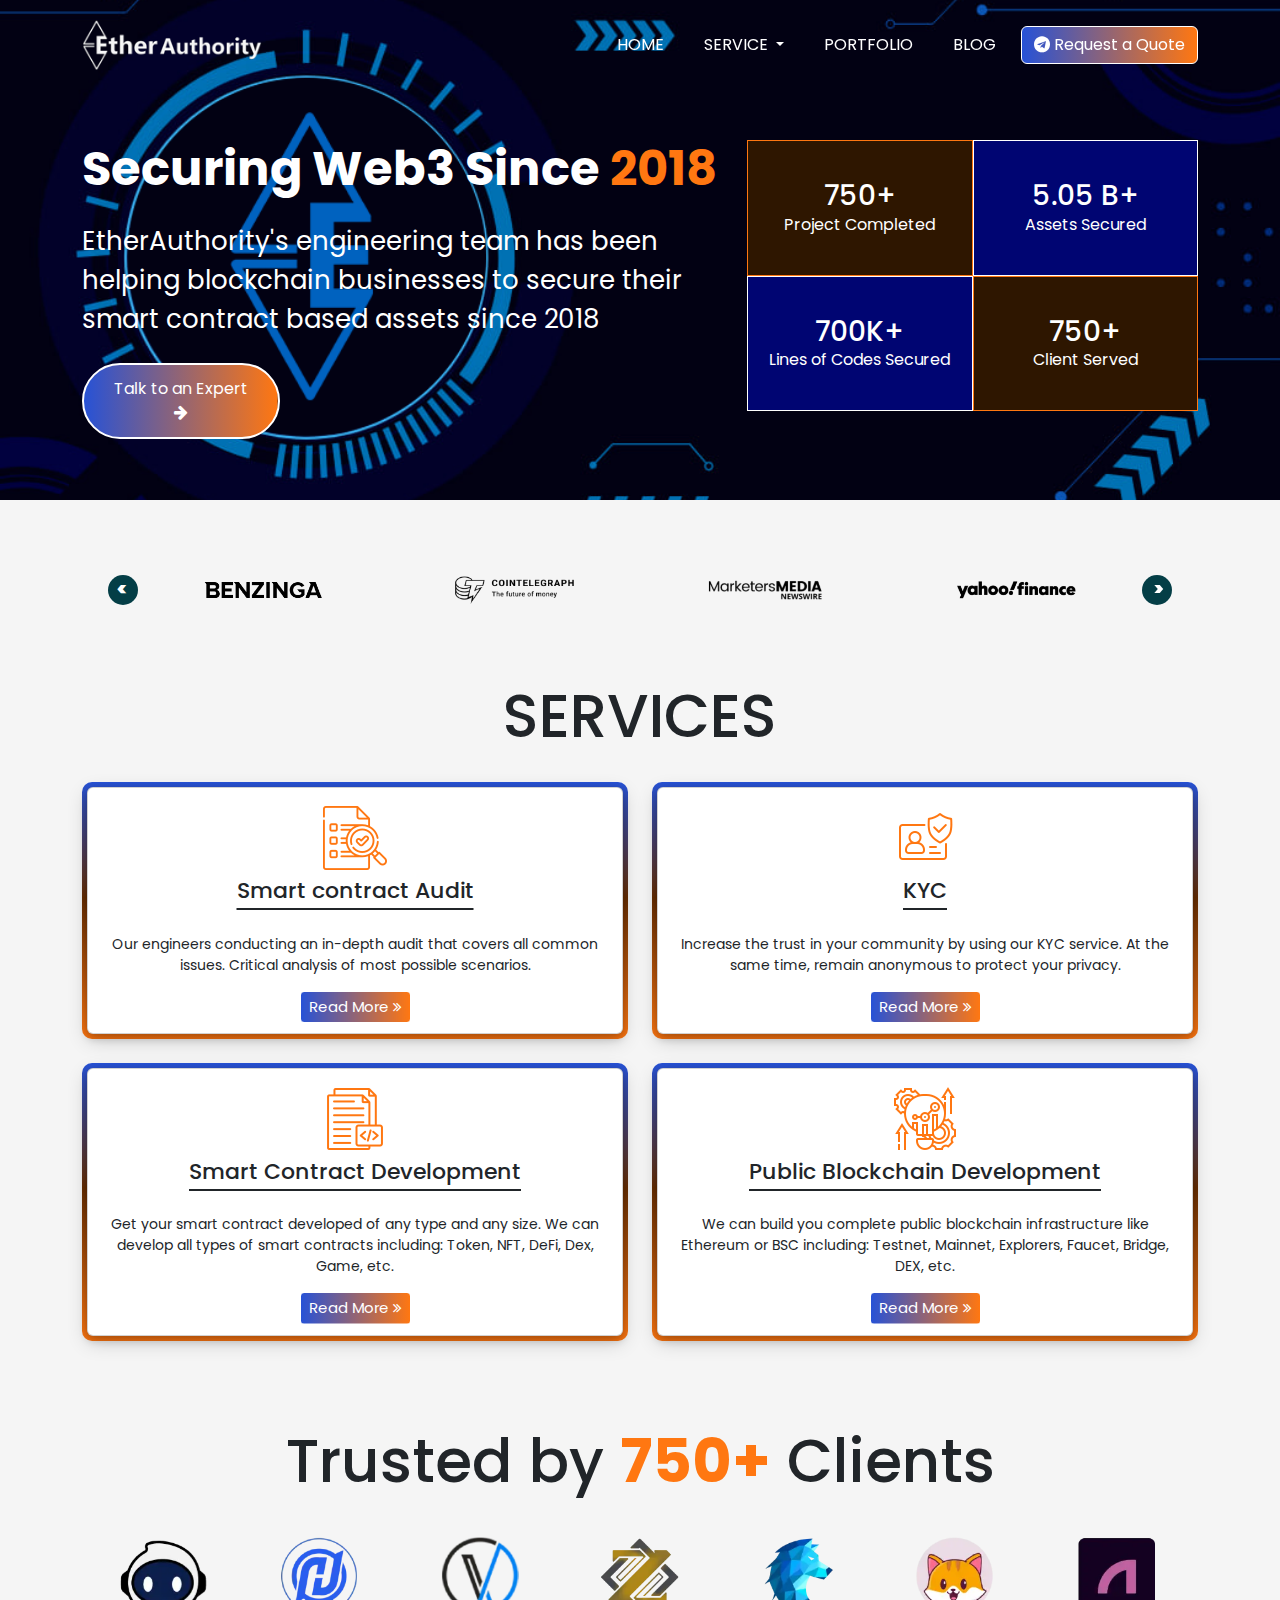
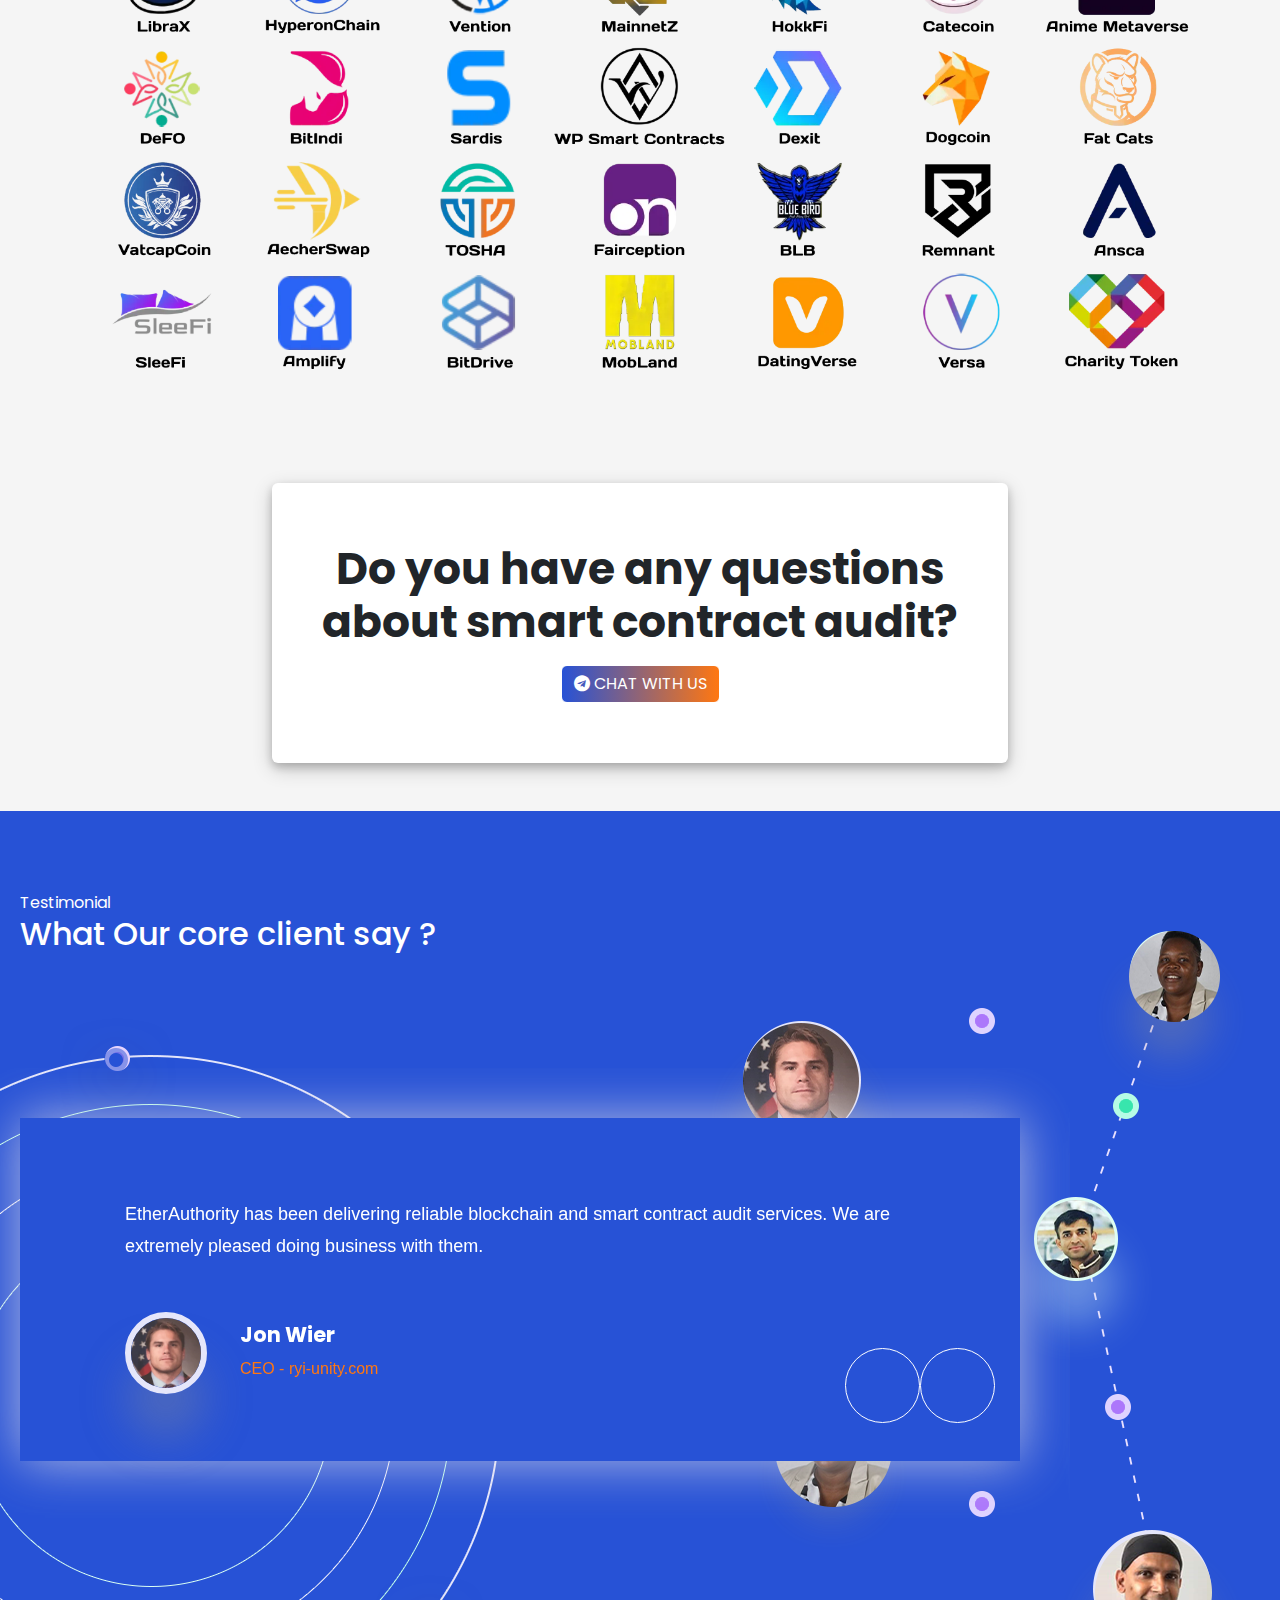
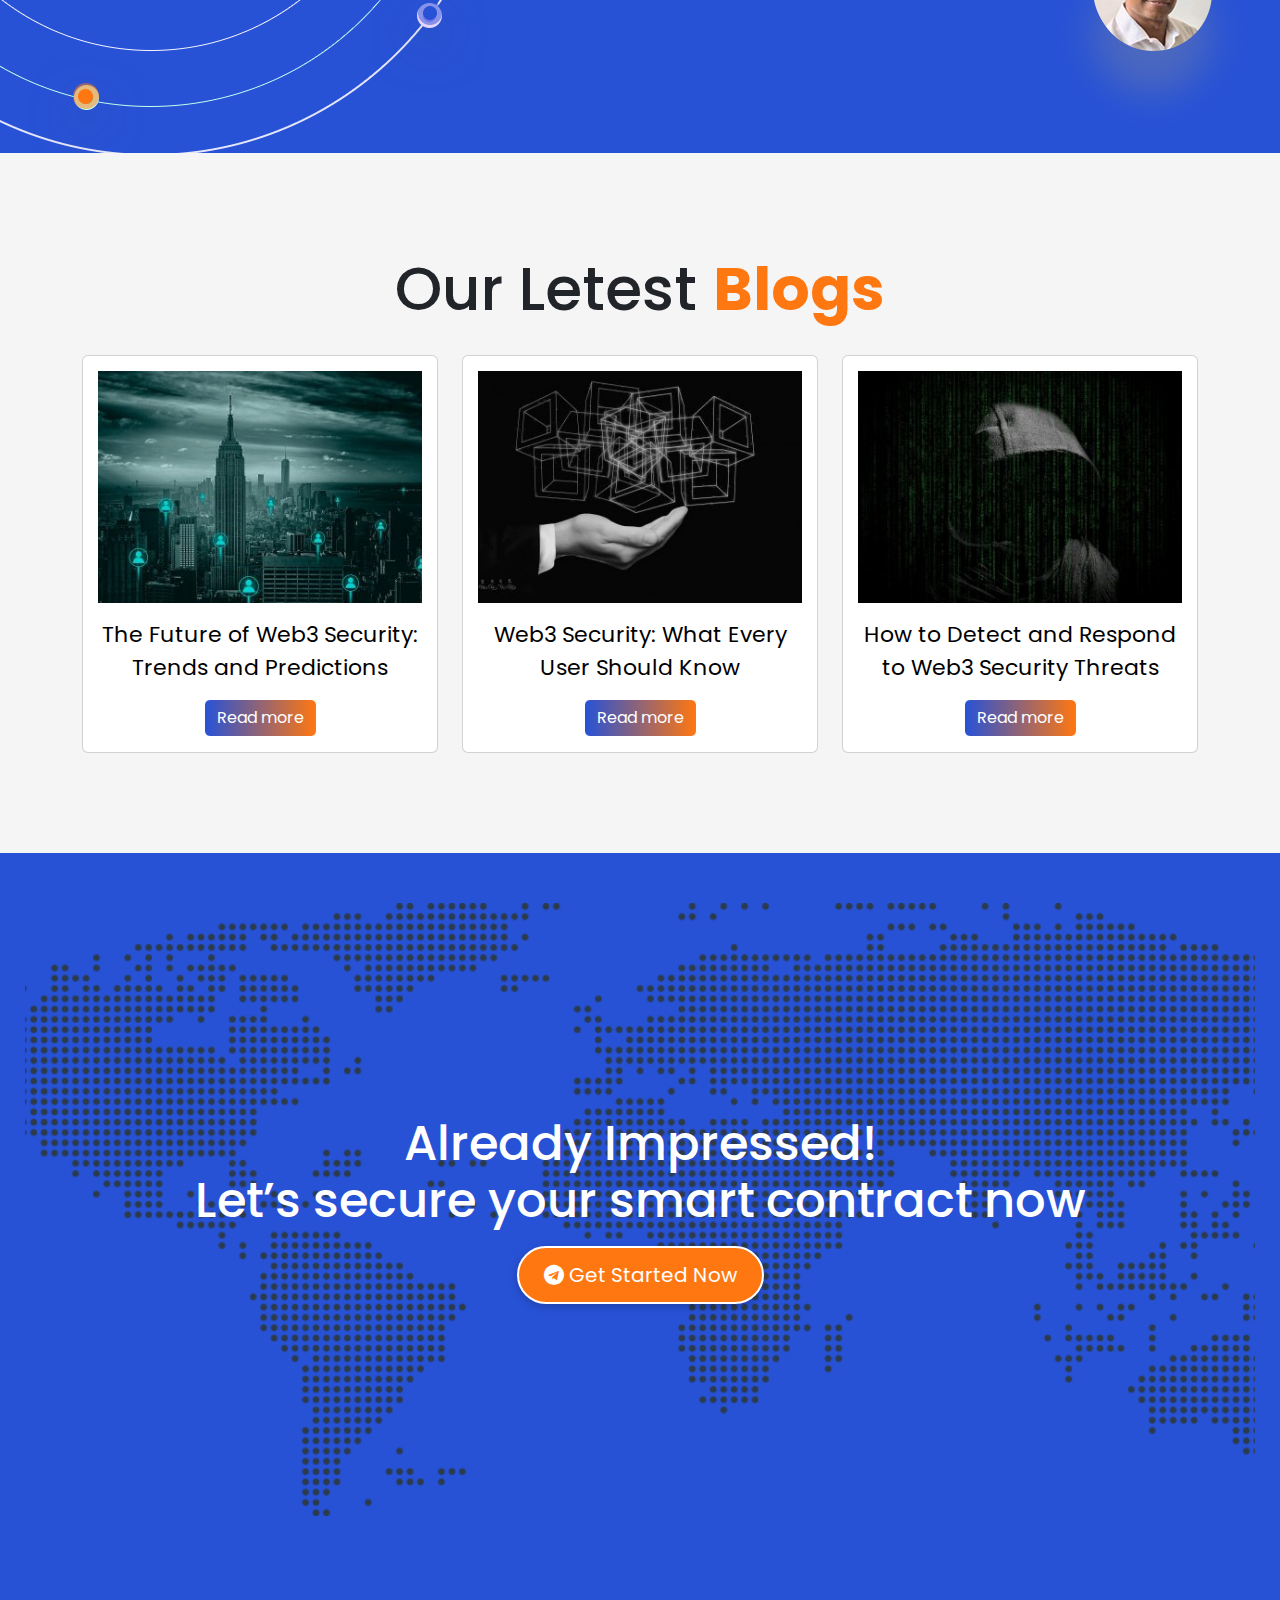
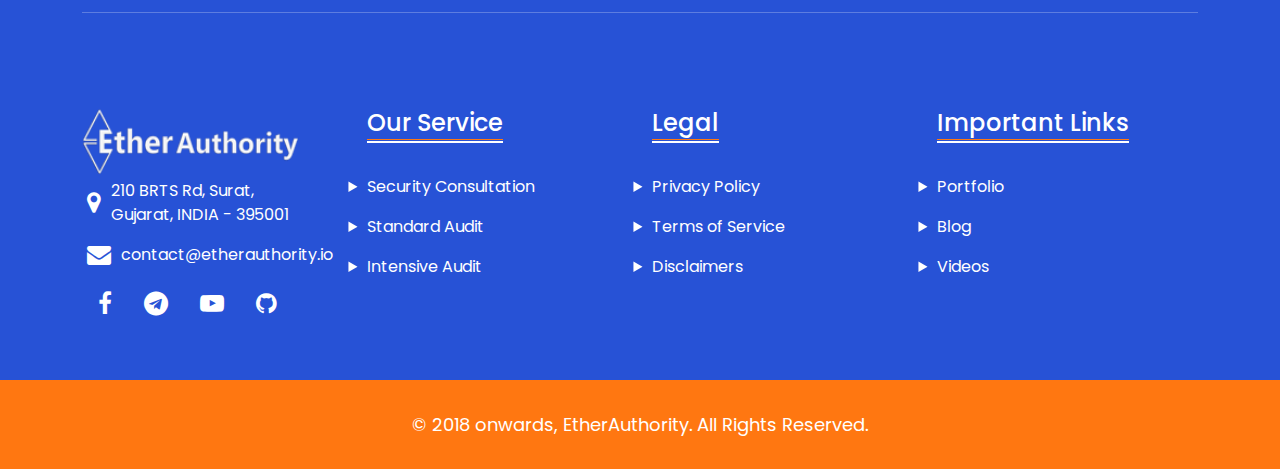
<file: index.html>
<!DOCTYPE html>
<html lang="en">
<head>
    <meta charset="UTF-8">
    <meta name="viewport" content="width=device-width, initial-scale=1.0">
    <title>EtherAuthority - One of the Best Smart Contract Audit Companies</title>
    <link rel="preconnect" href="https://fonts.googleapis.com">
    <link rel="preconnect" href="https://fonts.gstatic.com" crossorigin>
    <link href="https://fonts.googleapis.com/css2?family=Poppins:ital,wght@0,100;0,200;0,300;0,400;0,500;0,600;0,700;0,800;0,900;1,100;1,200;1,300;1,400;1,500;1,600;1,700;1,800;1,900&display=swap" rel="stylesheet">
    <link rel="stylesheet" href="css/font-awesome.min.css">
    <link rel="stylesheet" href="css/bootstrap.min.css">
    <link rel="stylesheet" href="css/style.css">
    <!-- <link rel="stylesheet" href="css/responsive_style.css"> -->
    <link rel="stylesheet" href="css/slick.css">
    <link rel="stylesheet" href="css/owl.carousel.min.css">
    <link rel="stylesheet" href="css/animate.css">
    <link rel="icon" href="img/favicon.png" sizes="32x32" />
    <link rel="icon" href="img/favicon.png" sizes="192x192" />
    <link rel="apple-touch-icon" href="img/favicon.png" />
    <meta name="msapplication-TileImage" content="img/favicon.png" />
</head>
<body class="poppins-regular">
    <section class="header">
        <nav class="navbar nav-menu secondary-color-bg navbar-expand-lg bg-body-tertiary">
            <div class="container">
              <a class="navbar-brand" href="#">
                <!-- <img src="img/EtherAuthorityLogoDarkBlue.png" alt="logoetherAuthority" style="width: 180px;"> -->
                <img src="img/logoetherAuthority.png" alt="logoetherAuthority" style="width: 180px;">
              </a>
              <button class="navbar-toggler" type="button" data-bs-toggle="collapse" data-bs-target="#navbarSupportedContent" aria-controls="navbarSupportedContent" aria-expanded="false" aria-label="Toggle navigation">
                <!-- <span class="navbar-toggler-icon"></span> -->
                <i class="fa fa-bars" aria-hidden="true"></i>
              </button>
              <div class="collapse navbar-collapse" id="navbarSupportedContent">
                <ul class="navbar-nav ms-auto mb-2 mb-lg-0">
                  <li class="nav-item">
                    <a class="nav-link active" aria-current="page" href="#">HOME</a>
                  </li>
                  <!-- <li class="nav-item dropdown">
                    <a class="nav-link dropdown-toggle" href="#" role="button" data-bs-toggle="dropdown" aria-expanded="false">
                      SERVICE
                    </a>
                    <ul class="dropdown-menu">
                      <li><a class="dropdown-item" href="smart-contract-audit.html">Smart Contract Audit</a></li>
                      <li><a class="dropdown-item" href="kyc.html">KYC</a></li>
                      <li><a class="dropdown-item" href="smart-contract-development.html">Smart Contract Development</a></li>
                      <li><a class="dropdown-item" href="public-blockchain-development.html">Public Blockchain Development</a></li>
                    </ul>
                  </li> -->
                  <li class="nav-item dropdown">
                    <a class="nav-link dropdown-toggle" href="#" role="button" data-bs-toggle="dropdown" aria-expanded="false">
                      SERVICE
                    </a>
                    <div class="dropdown-menu px-3 rounded-3 border-0 shadow">
                      <div class="row py-5">
                        <div class="col-sm-12 col-md-6 col-lg-3 col-xl-4">
                          <div class="eth-b-lgo">
                            <img src="img/EtherAuthorityLogo1400.png" style="width: 100px;" alt="logoetherAuthority">
                          </div>
                          <div class="menu-headline mb-3">
                            <h3>Audit Services, Pen Testing, Due Diligence, Insurance and KYC</h3>
                          </div>
                          <div class="links">
                            <a href="#">Learn more about our Audit Process <i class="fa fa-link" aria-hidden="true"></i></a>
                          </div>
                        </div>
                        <div class="col-sm-12 col-md-6 col-lg-3 col-xl-3 nav-menu-list">
                          <h5>Audit Services</h5>
                          <div class="h-[2px] w-12 rounded-full bg-secondary"></div>
                          <ul class="nav flex-column">
                            <li class="nav-item">
                              <a class="nav-link" href="#">BNB Audit</a>
                            </li>
                            <li class="nav-item">
                              <a class="nav-link" href="#">stETH Audit</a>
                            </li>
                            <li class="nav-item">
                              <a class="nav-link" href="#">Ton Audit</a>
                            </li>
                            <li class="nav-item">
                              <a class="nav-link" href="#">TRON Audit</a>
                            </li>
                            <li class="nav-item">
                              <a class="nav-link" href="#">Theta Audit</a>
                            </li>
                            <li class="nav-item">
                              <a class="nav-link" href="#">Matic Audit</a>
                            </li>
                            <li class="nav-item">
                              <a class="nav-link" href="#">Wrapped Audit</a>
                            </li>
                            <li class="nav-item">
                              <a class="nav-link" href="#">Polkadot Audit</a>
                            </li>
                            <li class="nav-item">
                              <a class="nav-link" href="#">Dai Audit</a>
                            </li>
                            <li class="nav-item">
                              <a class="nav-link" href="#">TrueUSD Audit</a>
                            </li>
                            <li class="nav-item">
                              <a class="nav-link" href="#">Uniswap Audit</a>
                            </li>
                            <li class="nav-item">
                              <a class="nav-link" href="#">OKB Audit</a>
                            </li>
                            <li class="nav-item">
                              <a class="nav-link" href="#">Cronos Audit</a>
                            </li>
                            <li class="nav-item">
                              <a class="nav-link" href="#">VeChain Audit</a>
                            </li>
                            <li class="nav-item">
                              <a class="nav-link" href="#">Arbitrum (ARB) Audit</a>
                            </li>
                            <li class="nav-item">
                              <a class="nav-link" href="#">Mantle Audit</a>
                            </li>
                            <li class="nav-item">
                              <a class="nav-link" href="#">Quant Audit</a>
                            </li>
                            <li class="nav-item">
                              <a class="nav-link" href="#">Lido Audit</a>
                            </li>
                            <li class="nav-item">
                              <a class="nav-link" href="#">LAToken Audit</a>
                            </li>
                          </ul>
                        </div>
                        <div class="col-sm-12 col-md-6 col-lg-3 col-xl-3 nav-menu-list">
                          <h5>Due Diligence</h5>
                          <ul class="nav flex-column">
                            <li class="nav-item">
                              <a class="nav-link" href="#">Defi Diligence</a>
                            </li>
                            <li class="nav-item">
                              <a class="nav-link" href="#">NFT Diligence</a>
                            </li>
                            <li class="nav-item">
                              <a class="nav-link" href="#">Rug Pull Diligence</a>
                            </li>
                          </ul>
                        </div>
                        <div class="col-sm-12 col-md-6 col-lg-3 col-xl-2 nav-menu-list">
                          <h5>Enhanced Security</h5>
                          <ul class="nav flex-column">
                            <li class="nav-item">
                              <a class="nav-link" href="#">Security Consultation</a>
                            </li>
                            <li class="nav-item">
                              <a class="nav-link" href="#">Blockchain Forensics</a>
                            </li>
                            <li class="nav-item">
                              <a class="nav-link" href="#">KYC</a>
                            </li>
                            <li class="nav-item">
                              <a class="nav-link" href="#">Read Teaming</a>
                            </li>
                            <li class="nav-item">
                              <a class="nav-link" href="#">dAap Architecture Consultancy</a>
                            </li>
                            <li class="nav-item">
                              <a class="nav-link" href="#">Insurance </a>
                            </li>
                          </ul>
                        </div>
                        <!-- <div class="col-sm-6">
                          <a href="smart-contract-audit.html">
                            <div class="d-flex align-items-center py-3 px-1 rounded-3">
                              <div class="icon px-3 bg-warning-subtle rounded-3 fs-1">
                                <i class="bi bi-tv"></i>
                              </div>
                              <div class="text ps-3">
                                <h5>Smart Contract Audit</h5>
                                <div>Irure incididunt eu irure quis ipsum
                                  occaecat dolor quis.</div>
                              </div>
                            </div>
                          </a>
                        </div>
                        <div class="col-sm-6">
                          <a href="kyc.html">
                            <div class="d-flex align-items-center py-3 px-1 rounded-3">
                              <div class="icon px-3 bg-danger-subtle rounded-3 fs-1">
                                <i class="bi bi-headphones"></i>
                              </div>
                              <div class="text ps-3">
                                <h5>KYC</h5>
                                <div>Irure incididunt eu irure quis ipsum
                                  occaecat dolor quis.</div>
                              </div>
                            </div>
                          </a>
                        </div>
                        <div class="col-sm-6">
                          <a href="smart-contract-development.html">
                            <div class="d-flex align-items-center py-3 px-1 rounded-3">
                              <div class="icon px-3 bg-success-subtle rounded-3 fs-1">
                                <i class="bi bi-phone"></i>
                              </div>
                              <div class="text ps-3">
                                <h5>Smart Contract Development</h5>
                                <div>Irure incididunt eu irure quis ipsum
                                  occaecat dolor quis.</div>
                              </div>
                            </div>
                          </a>
                        </div>
                        <div class="col-sm-6">
                          <a href="public-blockchain-development.html">
                            <div class="d-flex align-items-center py-3 px-1 rounded-3">
                              <div class="icon px-3 bg-secondary-subtle rounded-3 fs-1">
                                <i class="bi bi-laptop"></i>
                              </div>
                              <div class="text ps-3">
                                <h5>Public Blockchain Development</h5>
                                <div>Irure incididunt eu irure quis ipsum
                                  occaecat dolor quis.</div>
                              </div>
                            </div>
                          </a>
                        </div>
                        <div class="col-sm-6">
                          <a href="#">
                            <div class="d-flex align-items-center py-3 px-1 rounded-3">
                              <div class="icon px-3 bg-body-tertiary rounded-3 fs-1">
                                <i class="bi bi-smartwatch"></i>
                              </div>
                              <div class="text ps-3">
                                <h5>Smartwatch</h5>
                                <div>Irure incididunt eu irure quis ipsum
                                  occaecat dolor quis.</div>
                              </div>
                            </div>
                          </a>
                        </div>
                        <div class="col-sm-6">
                          <a href="#">
                            <div class="d-flex align-items-center py-3 px-1 rounded-3">
                              <div class="icon px-3 bg-info-subtle rounded-3 fs-1">
                                <i class="bi bi-earbuds"></i>
                              </div>
                              <div class="text ps-3">
                                <h5>Earbuds</h5>
                                <div>Irure incididunt eu irure quis ipsum
                                  occaecat dolor quis.</div>
                              </div>
                            </div>
                          </a>
                        </div> -->
                      </div>
                    </div>
                  </li>
                  <li class="nav-item">
                    <a class="nav-link" href="portfolio.html">PORTFOLIO</a>
                  </li>
                  <li class="nav-item">
                    <a class="nav-link" href="blog.html" aria-disabled="true">BLOG</a>
                  </li>
                </ul>
                <form class="d-flex" role="search">
                  <!-- <input class="form-control me-2" type="search" placeholder="Search" aria-label="Search"> -->
                  <a class="btn btn-danger text-white" href="https://t.me/ethetauthority" role="button" target="_blank"><i class="fa fa-telegram" aria-hidden="true"></i> Request a Quote</a>
                </form>
              </div>
            </div>
          </nav>
    </section>
    <section class="ea-home">
      <div class="container">
        <div class="row">
          <div class="col-xs-12 col-sm-12 col-md-6 col-lg-7 col-xl-7">
            <div class="ea-title mb-4">
              <h1>Securing Web3 Since <span class="text-2018">2018</span></h1>
            </div>
            <div class="ea-sub-title mb-4">
              <p>EtherAuthority's engineering team has been helping blockchain businesses to secure their smart contract based
                assets since 2018</p>
            </div>
            <div class="ea-search-btn row">
              <!-- <div class="col-md-8">
                <div class="input-group col-xs-8 col-sm-8 col-md-8 mb-3">
                  <button class="btn btn-danger" type="button" id="button-addon1"><i class="fa fa-search" aria-hidden="true"></i></button>
                  <input type="text" class="form-control" placeholder="" aria-label="Example text with button addon" aria-describedby="button-addon1">
                </div>
              </div> -->
              <div class="col-xs-4 col-sm-4 col-md-4">
                <a href="https://t.me/EtherAuthority" class="btn btn-danger btn-rds-50" role="button" target="_blank">Talk to an Expert <i class="fa fa-arrow-right" aria-hidden="true"></i></a>
              </div>
            </div>
          </div>
          <div class="col-xs-12 col-sm-12 col-md-6 col-lg-5 col-xl-5">
              <div class="ea-info-box-1 flex-container">
                <div class="card ea-info-card">
                  <h3>750+</h3>
                  <p>Project Completed</p>
                </div>
                <div class="card ea-info-card">
                  <h3>5.05 B+</h3>
                  <p>Assets Secured</p>
                </div>
              </div>
              <div class="ea-info-box-2 flex-container">
                <div class="card ea-info-card">
                  <h3>700K+</h3>
                  <p>Lines of Codes Secured</p>
                </div>
                <div class="card ea-info-card">
                  <h3>750+</h3>
                  <p>Client Served</p>
                </div>
              </div>
          </div>
        </div>
      </div>
    </section>
    <section class="ea-slider-logo">
      <div class="container">
        <div class="row">
          <div class="col-md-12">
            <div class="custom-slider">
              <div class="custom-box"><img src="img/benzinga.png" alt="benzinga"></div> 
              <div class="custom-box"><img src="img/cointelegraph.png" alt="cointelegraph"></div> 
              <div class="custom-box"><img src="img/marketersmedia.png" alt="marketersmedia"></div> 
              <div class="custom-box"><img src="img/yahoo-finance.png" alt="yahoo-finance"></div> 
              <div class="custom-box"><img src="img/yourstory.png" alt="yourstory"></div> 
              <!-- <div class="custom-box"><img src="img/benzinga.png" alt="benzinga"></div> 
              <div class="custom-box"><img src="img/benzinga.png" alt="benzinga"></div> 
              <div class="custom-box"><img src="img/benzinga.png" alt="benzinga"></div> 
              <div class="custom-box"><img src="img/benzinga.png" alt="benzinga"></div>  -->
            </div>
          </div>
        </div>
      </div>
    </section>
    <section class="services">
      <div class="container">
        <div class="row">
          <div class="col-sm-12">
            <div class="ea-main-title">
              <h2>SERVICES</h2>
            </div>
          </div>
        </div>
        <div class="row">
          <div class="col-sm-12 col-md-6 col-lg-6 col-xl-6 col-xxl-6">
            <div class="bg-img-color">
              <div class="card">
                <div class="service-img p-2">
                  <img src="img/search.png" alt="search">
                </div>
                <h5>Smart contract Audit</h5>
                <p>Our engineers conducting an in-depth audit that covers all common issues. Critical analysis of most possible scenarios.</p>
                <a class="btn btn-danger btn-sm" href="#" role="button">Read More <i class="fa fa-angle-double-right" aria-hidden="true"></i></a>
              </div>
            </div>
          </div>
          <div class="col-sm-12 col-md-6 col-lg-6 col-xl-6 col-xxl-6">
            <div class="bg-img-color">
              <div class="card">
                <div class="service-img p-2">
                  <img src="img/kyc.png" alt="kyc">
                </div>
                <h5>KYC</h5>
                <p>Increase the trust in your community by using our KYC service. At the same time, remain anonymous to protect your privacy.</p>
                <a class="btn btn-danger btn-sm" href="#" role="button">Read More <i class="fa fa-angle-double-right" aria-hidden="true"></i></a>
              </div>
            </div>
          </div>
        </div>
        <div class="row">
          <div class="col-sm-12 col-md-6 col-lg-6 col-xl-6 col-xxl-6">
            <div class="bg-img-color">
              <div class="card">
                <div class="service-img p-2">
                  <img src="img/source-code.png" alt="source-code">
                </div>
                <h5>Smart Contract Development</h5>
                <p>Get your smart contract developed of any type and any size. We can develop all types of smart contracts including: Token, NFT, DeFi, Dex, Game, etc.</p>
                <a class="btn btn-danger btn-sm" href="#" role="button">Read More <i class="fa fa-angle-double-right" aria-hidden="true"></i></a>
              </div>
            </div>
          </div>
          <div class="col-sm-12 col-md-6 col-lg-6 col-xl-6 col-xxl-6">
            <div class="bg-img-color">
              <div class="card">
                <div class="service-img p-2">
                  <img src="img/developing.png" alt="developing">
                </div>
                <h5>Public Blockchain Development </h5>
                <p>We can build you complete public blockchain infrastructure like Ethereum or BSC including: Testnet, Mainnet, Explorers, Faucet, Bridge, DEX, etc.</p>
                <a class="btn btn-danger btn-sm" href="#" role="button">Read More <i class="fa fa-angle-double-right" aria-hidden="true"></i></a>
              </div>
            </div>
          </div>
        </div>
      </div>
    </section>
    <section class="ea-trust-clients">
      <div class="container">
        <div class="row">
          <div class="col-sm-12">
            <div class="ea-main-title">
              <h2>Trusted by <span class="ea-highlight-text">750+</span> Clients</h2>
            </div>
          </div>
          <div class="col-sm-12">
            <div class="cli-img">
              <img src="img/Smart-Contracts-Audit-Portfolio.webp" alt="">
            </div>
          </div>
        </div>
      </div>
    </section>
    <section class="ea-chat">
      <div class="container">
        <div class="row justify-content-center py-5">
          <div class="col-sm-12 col-md-12 col-lg-8 col-xl-8 col-xxl-8">
            <div class="card ea-chat-with-us text-center">
              <h2 class="poppins-bold mb-3">Do you have any questions about smart contract audit?</h2>
              <div>
                <a class="btn btn-danger" href="https://t.me/EtherAuthority" target="_blank"><i class="fa fa-telegram" aria-hidden="true"></i> CHAT WITH US</a>
              </div>
            </div>
          </div>
        </div>
      </div>
    </section>
    <!-- Testimonial Section -->
    <section class="testimonial-section">
      <div class="large-container">
        <div class="sec-title">
          <span class="title">Testimonial</span>
          <h2>What Our core client say ?</h2>
        </div>

        <div class="testimonial-carousel owl-carousel owl-theme">
          <!-- Testimonial Block -->
          <div class="testimonial-block">
            <div class="inner-box">
              <div class="text">EtherAuthority has been delivering reliable blockchain and smart contract audit services. We are extremely pleased doing business with them. </div>
              <div class="info-box">
                <div class="thumb"><img src="img/jon.jpg" alt=""></div>
                <h4 class="name">Jon Wier</h4>
                <span class="designation">CEO - ryi-unity.com</span>
              </div>
            </div>
          </div>

          <!-- Testimonial Block -->
          <div class="testimonial-block">
            <div class="inner-box">
              <div class="text">This is the most amazing team to work with, Great team support. We will continue to use the EtherAuthority as the developers of choice for all the services we require at satoshicentre Botswana.</div>
              <div class="info-box">
                <div class="thumb"><img src="img/WhatsApp-Image-2019-05-23-at-8.46.01-PM-e1558980076564-680x680-2.jpeg" alt="WhatsApp-Image-2019-05-23-at-8"></div>
                <h4 class="name">Alakanani I.</h4>
                <span class="designation">CEO - satoshicentre.tech</span>
              </div>
            </div>
          </div>

          <!-- Testimonial Block -->
          <div class="testimonial-block">
            <div class="inner-box">
              <div class="text">Smart and intelligent team. Easy communication.</div>
              <div class="info-box">
                <div class="thumb"><img src="img/rohit.jpg" alt=""></div>
                <h4 class="name">Rohit Sakhiya</h4>
                <span class="designation">CEO - Rogos SP Zoo</span>
              </div>
            </div>
          </div>
          <!-- Testimonial Block -->
          <div class="testimonial-block">
            <div class="inner-box">
              <div class="text">Smart and intelligent team. Easy communication.</div>
              <div class="info-box">
                <div class="thumb"><img src="img/klm2ehtxlhmegxjrukjf.jpg" alt="klm2ehtxlhmegxjrukjf"></div>
                <h4 class="name">Ram K Rao</h4>
                <span class="designation">CEO - MarketOrders Ltd</span>
              </div>
            </div>
          </div>

        </div>

        <div class="thumb-layer paroller">
          <figure class="image"><img src="img/user-thumbs.png" alt="klm2ehtxlhmegxjrukjf"></figure>
        </div>
      </div>
    </section>
    <!--End Testimonial Section -->

    <section class="ea-our-letest-blogs">
      <div class="container">
        <div class="row">
          <div class="col-sm-12">
            <div class="ea-main-title">
              <h2>Our Letest <span class="ea-highlight-text">Blogs</span></h2>
            </div>
          </div>
        </div>
        <div class="row">
          <div class="col-sm-12 col-md-4 col-lg-4 col-xl-4 col-xxl-4">
            <div class="card blog-card">
              <a href="#">
                <img src="img/business-gfb7f10ef4_1280-350x250.jpg" alt="business-gfb7f10ef4_1280-350x250">
              </a>
              <p><a href="#">The Future of Web3 Security: Trends and Predictions</a></p>
              <a href="#" class="btn btn-danger">Read more</a>
            </div>
          </div>
          <div class="col-sm-12 col-md-4 col-lg-4 col-xl-4 col-xxl-4">
            <div class="card blog-card">
              <a href="#">
                <img src="img/blockchain-ge8f1726c4_1280-350x250.jpg" alt="blockchain-ge8f1726c4_1280-350x250">
              </a>
              <p><a href="#">Web3 Security: What Every User Should Know</a></p>
              <a href="#" class="btn btn-danger">Read more</a>
            </div>
          </div>
          <div class="col-sm-12 col-md-4 col-lg-4 col-xl-4 col-xxl-4">
            <div class="card blog-card">
              <a href="#"><img src="img/hacker-gca5e87c5a_1280-350x250.jpg" alt="hacker-gca5e87c5a_1280-350x250"></a>
              <p><a href="#">How to Detect and Respond to Web3 Security Threats</a></p>
              <a href="#" class="btn btn-danger">Read more</a>
            </div>
          </div>
        </div>
      </div>
    </section>
    <section class="ea-footer">
      <div class="ea-footer-bg-img">
        <div class="container">
          <div class="row justify-content-center">
            <div class="col-md-10">
              <div class="card1">
                <div class="ea-card-body2 text-center">
                  <h3 class="text-center mb-3">
                    Already Impressed! <br />Let’s secure your smart contract now
                  </h3>
                  <a href="https://t.me/EtherAuthority" class="btn btn-danger btn-lg ea-get-started-now"><i class="fa fa-telegram" aria-hidden="true"></i> Get Started Now</a>
                </div>
              </div>
            </div>
          </div>
        </div>
      </div>
      <div class="container">
        <div class="row">
          <div class="col-md-12">
            <hr>
          </div>
        </div>
      </div>
      <div class="container">
        <div class="row">
          <div class="col-sm-12 col-md-6 col-lg-3 col-xl-3 col-xxl-3">
            <div class="logo">
              <img width="217" height="65" src="img/logoetherAuthority.png" class="attachment-full size-full wp-image-6791" alt="" loading="lazy">
            </div>
            <div class="address">
              <span>
                <i class="fa fa-map-marker" aria-hidden="true"></i> 
              </span>
              <span>
                210 BRTS Rd, Surat,<br> Gujarat, INDIA - 395001
              </span>
            </div>
            <div class="email">
              <span><i class="fa fa-envelope" aria-hidden="true"></i></span>
              <span>
                 contact@etherauthority.io
              </span>
            </div>
            <div class="social-media">
              <ul class="nav">
                <li class="nav-item">
                  <a class="nav-link" aria-current="page" href="https://www.facebook.com/EtherAuthority" target="_blank"><i class="fa fa-facebook" aria-hidden="true"></i></a>
                </li>
                <li class="nav-item">
                  <a class="nav-link" href="https://t.me/EtherAuthority" target="_blank"><i class="fa fa-telegram" aria-hidden="true"></i></a>
                </li>
                <li class="nav-item">
                  <a class="nav-link" href="https://www.youtube.com/channel/UCOW2MNIhdrUsE_etsh9UpIQ" target="_blank"><i class="fa fa-youtube-play" aria-hidden="true"></i></a>
                </li>
                <li class="nav-item">
                  <a class="nav-link" href="https://github.com/EtherAuthority" aria-disabled="true" target="_blank"><i class="fa fa-github" aria-hidden="true"></i></a>
                </li>
              </ul>
            </div>
          </div>
          <div class="col-sm-12 col-md-6 col-lg-3 col-xl-3 col-xxl-3 ea-footer-menu">
            <h5><span>Our Service</span></h5>
            <ul class="nav flex-column">
              <li class="nav-item">
                <a class="nav-link" href="#">Security Consultation</a>
              </li>
              <li class="nav-item">
                <a class="nav-link" href="#">Standard Audit</a>
              </li>
              <li class="nav-item">
                <a class="nav-link" href="#">Intensive Audit</a>
              </li>
            </ul>
          </div>
          <div class="col-sm-12 col-md-6 col-lg-3 col-xl-3 col-xxl-3 ea-footer-menu">
            <h5><span>Legal</span></h5>
            <ul class="nav flex-column">
              <li class="nav-item">
                <a class="nav-link" href="privacy-policy.html">Privacy Policy</a>
              </li>
              <li class="nav-item">
                <a class="nav-link" href="terms-of-service.html">Terms of Service</a>
              </li>
              <li class="nav-item">
                <a class="nav-link" href="disclaimers.html">Disclaimers</a>
              </li>
            </ul>
          </div>
          <div class="col-sm-12 col-md-6 col-lg-3 col-xl-3 col-xxl-3 ea-footer-menu">
            <h5><span>Important Links</span></h5>
            <ul class="nav flex-column">
              <li class="nav-item">
                <a class="nav-link" href="portfolio.html">Portfolio</a>
              </li>
              <li class="nav-item">
                <a class="nav-link" href="blog.html">Blog</a>
              </li>
              <li class="nav-item">
                <a class="nav-link" href="https://www.youtube.com/channel/UCOW2MNIhdrUsE_etsh9UpIQ" target="_blank">Videos</a>
              </li>
            </ul>
          </div>
        </div>
      </div>
    </section>
    <section class="ea-ft-bottom">
      <div class="container">
        <div class="row">
          <div class="col-md-12">
            <p class="ekit-heading--title elementskit-section-title ">© 2018 onwards, <span>EtherAuthority</span>. All Rights Reserved.</p>
          </div>
        </div>
      </div>
    </section>

    <script src="js/bootstrap.bundle.js"></script>
    <!-- <script src="js/jquery.min.js"></script> -->
    <script src="https://cdnjs.cloudflare.com/ajax/libs/jquery/2.2.2/jquery.min.js"></script>
    <script src="js/script.js"></script>
    <script src="js/slick.min.js"></script>
    <script src="js/owl.carousel.min.js"></script>
    <script>
      $('.custom-slider').slick({
        slidesToShow: 4,
        slidesToScroll: 1,
        autoplay: true,
        autoplaySpeed: 2000,
      responsive: [
          {
              breakpoint: 1200,
              settings: {
                slidesToShow: 3,
                slidesToScroll: 1,
                infinite: true,
                dots: false
              }
            },
          {
              breakpoint: 900,
              settings: {
                slidesToShow: 2,
                slidesToScroll: 1,
                infinite: true,
                dots: false
              }
            },
          {
              breakpoint: 550,
              settings: {
                slidesToShow: 1,
                slidesToScroll: 1,
                infinite: true,
                dots: false
              }
            }
          ]
      });


      (function($) {
	
        "use strict";
        
        // Testimonial Carousel
        if ($('.testimonial-carousel').length) {
          $('.testimonial-carousel').owlCarousel({
            animateOut: 'slideOutDown',
              animateIn: 'zoomIn',
            loop:true,
            margin:0,
            nav:true,
            smartSpeed: 300,
            autoplay: 7000,
            navText: [ '<span class="arrow-left"></span>', '<span class="arrow-right"></span>' ],
            responsive:{
              0:{
                items:1
              },
              600:{
                items:1
              },
              800:{
                items:1
              },
              1024:{
                items:1
              }
            }
          });  		
        }
        
      })(window.jQuery);
    </script>
</body>
</html>
</file>
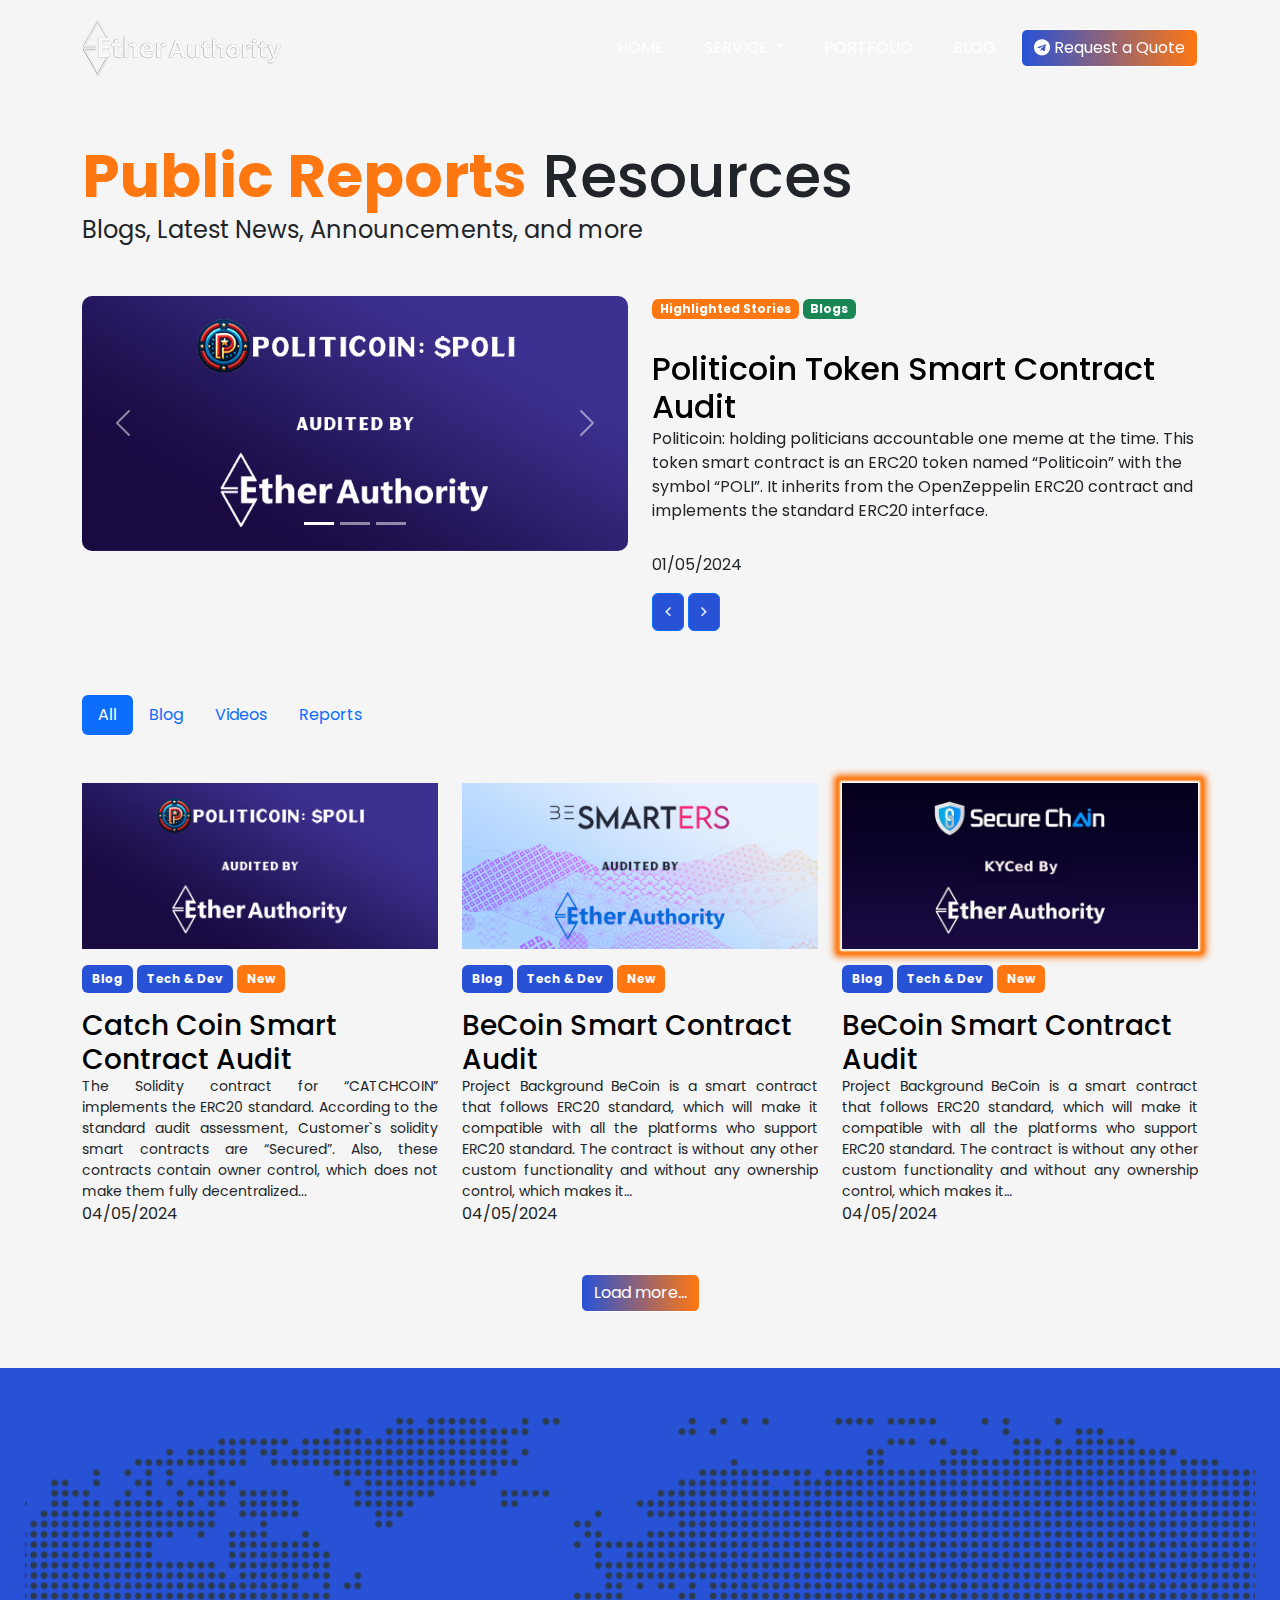
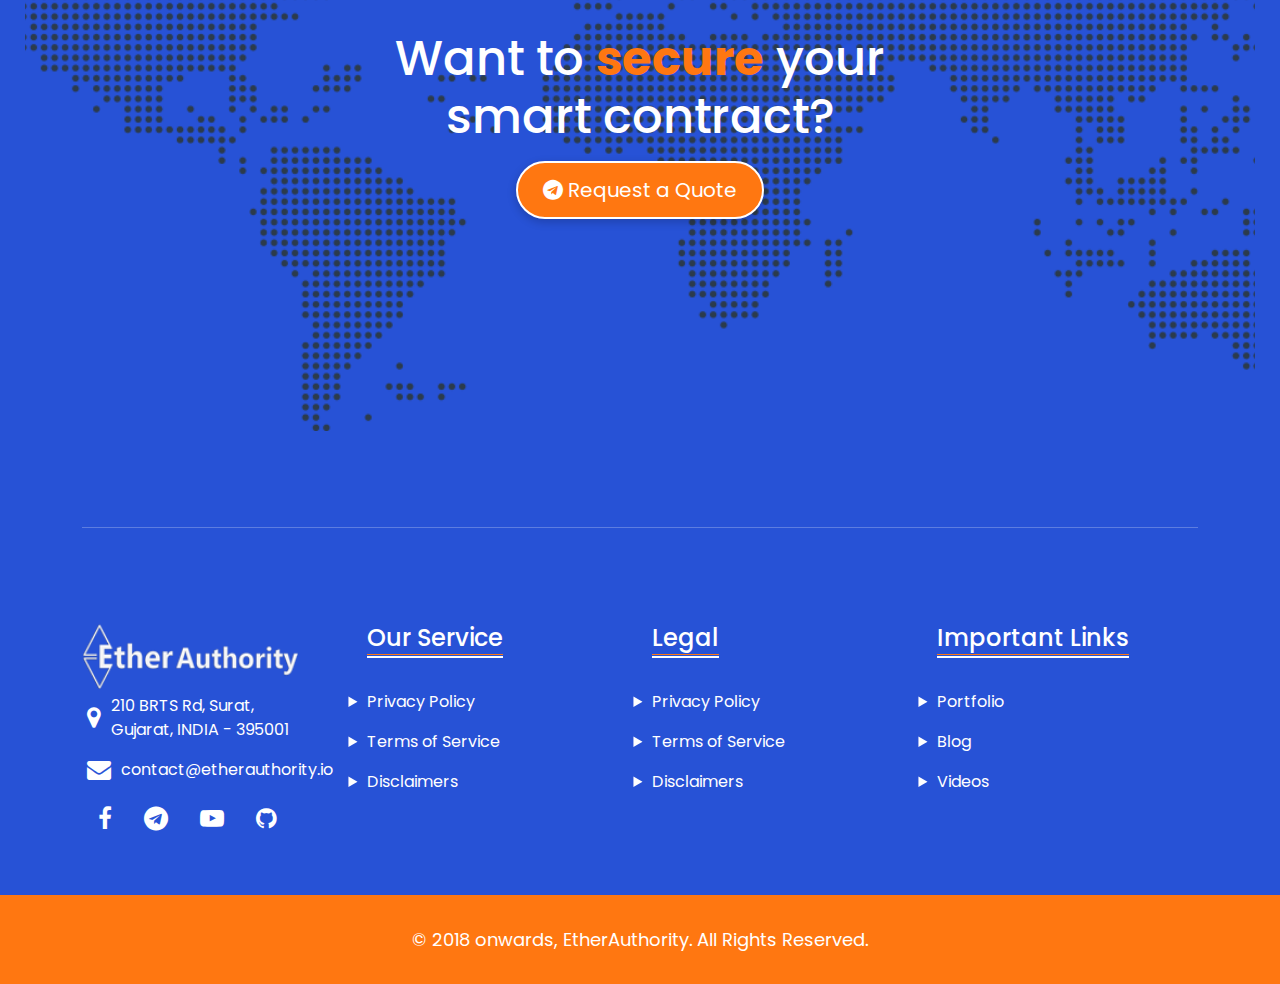
<file: blog.html>
<!DOCTYPE html>
<html lang="en">
<head>
    <meta charset="UTF-8">
    <meta name="viewport" content="width=device-width, initial-scale=1.0">
    <title>Portfolio - EtherAuthority - A Premier Smart Contract Audit Company | Web3 Security Redefined</title>
    <link rel="preconnect" href="https://fonts.googleapis.com">
    <link rel="preconnect" href="https://fonts.gstatic.com" crossorigin>
    <link href="https://fonts.googleapis.com/css2?family=Poppins:ital,wght@0,100;0,200;0,300;0,400;0,500;0,600;0,700;0,800;0,900;1,100;1,200;1,300;1,400;1,500;1,600;1,700;1,800;1,900&display=swap" rel="stylesheet">
    <link rel="stylesheet" href="css/font-awesome.min.css">
    <link rel="stylesheet" href="css/bootstrap.min.css">
    <link rel="stylesheet" href="css/style.css">
    <link rel="stylesheet" href="css/slick.css">
    <link rel="stylesheet" href="css/owl.carousel.min.css">
    <link rel="stylesheet" href="css/animate.css">
    <link rel="icon" href="img/favicon.png" sizes="32x32" />
    <link rel="icon" href="img/favicon.png" sizes="192x192" />
    <link rel="apple-touch-icon" href="img/favicon.png" />
    <meta name="msapplication-TileImage" content="img/favicon.png" />
</head>
<body class="poppins-regular">
    <section class="header">
        <nav class="navbar nav-menu secondary-color-bg navbar-expand-lg bg-body-tertiary">
            <div class="container">
              <a class="navbar-brand" href="index.html">
                <img src="img/logoetherAuthority.png" alt="logoetherAuthority">
              </a>
              <button class="navbar-toggler" type="button" data-bs-toggle="collapse" data-bs-target="#navbarSupportedContent" aria-controls="navbarSupportedContent" aria-expanded="false" aria-label="Toggle navigation">
                <i class="fa fa-bars" aria-hidden="true"></i>
              </button>
              <div class="collapse navbar-collapse" id="navbarSupportedContent">
                <ul class="navbar-nav ms-auto mb-2 mb-lg-0">
                  <li class="nav-item">
                    <a class="nav-link active" aria-current="page" href="index.html">HOME</a>
                  </li>
                  <!-- <li class="nav-item dropdown">
                    <a class="nav-link dropdown-toggle" href="#" role="button" data-bs-toggle="dropdown" aria-expanded="false">
                      SERVICE
                    </a>
                    <ul class="dropdown-menu">
                      <li><a class="dropdown-item" href="smart-contract-audit.html">Smart Contract Audit</a></li>
                      <li><a class="dropdown-item" href="kyc.html">KYC</a></li>
                      <li><a class="dropdown-item" href="smart-contract-development.html">Smart Contract Development</a></li>
                      <li><a class="dropdown-item" href="public-blockchain-development.html">Public Blockchain Development</a></li>
                    </ul>
                  </li> -->
                  <li class="nav-item dropdown">
                    <a class="nav-link dropdown-toggle" href="#" role="button" data-bs-toggle="dropdown" aria-expanded="false">
                      SERVICE
                    </a>
                    <div class="dropdown-menu px-3 rounded-3 border-0 shadow">
                      <div class="row py-5">
                        <div class="col-sm-12 col-md-6 col-lg-3 col-xl-4">
                          <div class="eth-b-lgo">
                            <img src="img/EtherAuthorityLogo1400.png" style="width: 100px;" alt="logoetherAuthority">
                          </div>
                          <div class="menu-headline mb-3">
                            <h3>Audit Services, Pen Testing, Due Diligence, Insurance and KYC</h3>
                          </div>
                          <div class="links">
                            <a href="#">Learn more about our Audit Process <i class="fa fa-link" aria-hidden="true"></i></a>
                          </div>
                        </div>
                        <div class="col-sm-12 col-md-6 col-lg-3 col-xl-3 nav-menu-list">
                          <h5>Audit Services</h5>
                          <div class="h-[2px] w-12 rounded-full bg-secondary"></div>
                          <ul class="nav flex-column">
                            <li class="nav-item">
                              <a class="nav-link" href="#">BNB Audit</a>
                            </li>
                            <li class="nav-item">
                              <a class="nav-link" href="#">stETH Audit</a>
                            </li>
                            <li class="nav-item">
                              <a class="nav-link" href="#">Ton Audit</a>
                            </li>
                            <li class="nav-item">
                              <a class="nav-link" href="#">TRON Audit</a>
                            </li>
                            <li class="nav-item">
                              <a class="nav-link" href="#">Theta Audit</a>
                            </li>
                            <li class="nav-item">
                              <a class="nav-link" href="#">Matic Audit</a>
                            </li>
                            <li class="nav-item">
                              <a class="nav-link" href="#">Wrapped Audit</a>
                            </li>
                            <li class="nav-item">
                              <a class="nav-link" href="#">Polkadot Audit</a>
                            </li>
                            <li class="nav-item">
                              <a class="nav-link" href="#">Dai Audit</a>
                            </li>
                            <li class="nav-item">
                              <a class="nav-link" href="#">TrueUSD Audit</a>
                            </li>
                            <li class="nav-item">
                              <a class="nav-link" href="#">Uniswap Audit</a>
                            </li>
                            <li class="nav-item">
                              <a class="nav-link" href="#">OKB Audit</a>
                            </li>
                            <li class="nav-item">
                              <a class="nav-link" href="#">Cronos Audit</a>
                            </li>
                            <li class="nav-item">
                              <a class="nav-link" href="#">VeChain Audit</a>
                            </li>
                            <li class="nav-item">
                              <a class="nav-link" href="#">Arbitrum (ARB) Audit</a>
                            </li>
                            <li class="nav-item">
                              <a class="nav-link" href="#">Mantle Audit</a>
                            </li>
                            <li class="nav-item">
                              <a class="nav-link" href="#">Quant Audit</a>
                            </li>
                            <li class="nav-item">
                              <a class="nav-link" href="#">Lido Audit</a>
                            </li>
                            <li class="nav-item">
                              <a class="nav-link" href="#">LAToken Audit</a>
                            </li>
                          </ul>
                        </div>
                        <div class="col-sm-12 col-md-6 col-lg-3 col-xl-3 nav-menu-list">
                          <h5>Due Diligence</h5>
                          <ul class="nav flex-column">
                            <li class="nav-item">
                              <a class="nav-link" href="#">Defi Diligence</a>
                            </li>
                            <li class="nav-item">
                              <a class="nav-link" href="#">NFT Diligence</a>
                            </li>
                            <li class="nav-item">
                              <a class="nav-link" href="#">Rug Pull Diligence</a>
                            </li>
                          </ul>
                        </div>
                        <div class="col-sm-12 col-md-6 col-lg-3 col-xl-2 nav-menu-list">
                          <h5>Enhanced Security</h5>
                          <ul class="nav flex-column">
                            <li class="nav-item">
                              <a class="nav-link" href="#">Security Consultation</a>
                            </li>
                            <li class="nav-item">
                              <a class="nav-link" href="#">Blockchain Forensics</a>
                            </li>
                            <li class="nav-item">
                              <a class="nav-link" href="#">KYC</a>
                            </li>
                            <li class="nav-item">
                              <a class="nav-link" href="#">Read Teaming</a>
                            </li>
                            <li class="nav-item">
                              <a class="nav-link" href="#">dAap Architecture Consultancy</a>
                            </li>
                            <li class="nav-item">
                              <a class="nav-link" href="#">Insurance </a>
                            </li>
                          </ul>
                        </div>
                        
                      </div>
                    </div>
                  </li>
                  <li class="nav-item">
                    <a class="nav-link" href="portfolio.html">PORTFOLIO</a>
                  </li>
                  <li class="nav-item">
                    <a class="nav-link" href="blog.html" aria-disabled="true">BLOG</a>
                  </li>
                </ul>
                <form class="d-flex" role="search">
                  <!-- <input class="form-control me-2" type="search" placeholder="Search" aria-label="Search"> -->
                  <a class="btn btn-danger text-white" href="https://t.me/ethetauthority" role="button" target="_blank"><i class="fa fa-telegram" aria-hidden="true"></i> Request a Quote</a>
                </form>
              </div>
            </div>
          </nav>
    </section>
    
    <section class="ea-blog">
        <div class="container">
            <div class="row">
                <div class="col-sm-12">
                    <div class="ea-main-title">
                        <h2> <span class="ea-highlight-text">Public Reports</span> Resources</h2>
                        <p>Blogs, Latest News, Announcements, and more</p>
                    </div>
                </div>
            </div>
            <div class="row py-5">
                <div class="col-md-6 col-lg-6 col-xl-6 col-xxl-6">
                    <div id="carouselExampleIndicators" class="carousel slide" data-bs-ride="carousel">
                        <div class="carousel-indicators">
                          <button type="button" data-bs-target="#carouselExampleIndicators" data-bs-slide-to="0" class="active" aria-current="true" aria-label="Slide 1"></button>
                          <button type="button" data-bs-target="#carouselExampleIndicators" data-bs-slide-to="1" aria-label="Slide 2"></button>
                          <button type="button" data-bs-target="#carouselExampleIndicators" data-bs-slide-to="2" aria-label="Slide 3"></button>
                        </div>
                        <div class="carousel-inner">
                          <div class="carousel-item active">
                            <a href="#">
                              <img src="img/POLITICOIN-POLI-08052024.png" class="d-block w-100" alt="POLITICOIN-POLI-08052024">
                            </a>
                          </div>
                          <div class="carousel-item">
                            <a href="#">
                              <img src="img/Catchcoin.png" class="d-block w-100" alt="Catchcoin">
                            </a>
                          </div>
                          <div class="carousel-item">
                            <a href="#">
                              <img src="img/b3.png" class="d-block w-100" alt="CertiK-s_Journey_to_Samsung-s_Security_Hall_of_Fame">
                            </a>
                          </div>
                        </div>
                        <button class="carousel-control-prev" type="button" data-bs-target="#carouselExampleIndicators" data-bs-slide="prev">
                          <span class="carousel-control-prev-icon" aria-hidden="true"></span>
                          <span class="visually-hidden">Previous</span>
                        </button>
                        <button class="carousel-control-next" type="button" data-bs-target="#carouselExampleIndicators" data-bs-slide="next">
                          <span class="carousel-control-next-icon" aria-hidden="true"></span>
                          <span class="visually-hidden">Next</span>
                        </button>
                      </div>
                </div>
                <div class="col-md-6 col-lg-6 col-xl-6 col-xxl-6">
                  <div id="carouselExampleIndicators" class="carousel slide" data-bs-ride="carousel">
                    
                  <div class="slider-text carousel-inner">
                    <div class="carousel-item active">
                      <div class="highlightbtns">
                        <span class="badge bg-danger">Highlighted Stories</span>
                        <span class="badge bg-success">Blogs</span>
                      </div>
                      <div class="slider-head">
                        <h2>
                          <a href="#">Politicoin Token Smart Contract Audit </a>
                        </h2>
                        <p>Politicoin: holding politicians accountable one meme at the time.
                          This token smart contract is an ERC20 token named “Politicoin” with the symbol “POLI”. It inherits from the OpenZeppelin ERC20 contract and implements the standard ERC20 interface.</p>
                      </div>
                      <div class="ea-date">
                        <span>01/05/2024</span>
                      </div>
                    </div>
                    <div class="carousel-item">
                      <div class="highlightbtns">
                        <span class="badge bg-danger">Highlighted Stories</span>
                        <span class="badge bg-success">Blogs</span>
                      </div>
                      <div class="slider-head">
                        <h2>
                          <a href="#">
                            Catch Coin Smart Contract Audit 
                          </a>
                        </h2>
                        <p>The Solidity contract for “CATCHCOIN” implements the ERC20 standard. According to the standard audit assessment, Customer`s solidity smart contracts are “Secured”. Also, these contracts contain owner control, which does not make them fully decentralized.</p>
                      </div>
                      <div class="ea-date">
                        <span>02/05/2024</span>
                      </div>
                    </div>
                    <div class="carousel-item">
                      <div class="highlightbtns">
                        <span class="badge bg-danger">Highlighted Stories</span>
                        <span class="badge bg-success">Blogs</span>
                      </div>
                      <div class="slider-head">
                        <h2>
                          <a href="#">
                            BeCoin Smart Contract Audit
                          </a>
                        </h2>
                        <p>Project Background BeCoin is a smart contract that follows ERC20 standard, which will make it compatible with all the platforms who support ERC20 standard. The contract is without any other custom functionality and without any ownership control, which makes it</p>
                      </div>
                      <div class="ea-date">
                        <span>03/05/2024</span>
                      </div>
                    </div>
                  </div>
                  <div class="next-preview py-3">
                    <button type="button" class="btn btn-primary" data-bs-target="#carouselExampleIndicators" data-bs-slide="prev"><i class="fa fa-angle-left" aria-hidden="true"></i></button>
                    <button type="button" class="btn btn-primary" data-bs-target="#carouselExampleIndicators" data-bs-slide="next"><i class="fa fa-angle-right" aria-hidden="true"></i></button>
                  </div>
                  </div>
                </div>
            </div>
            <div class="row pb-5">
              <div class="col-sm-12 col-md-12 col-lg-12 col-xl-12 col-xxl-12">
                <ul class="nav nav-pills mb-5" id="pills-tab" role="tablist">
                  <li class="nav-item" role="presentation">
                    <button class="nav-link active" id="pills-all-tab" data-bs-toggle="pill" data-bs-target="#pills-all" type="button" role="tab" aria-controls="pills-all" aria-selected="true">All</button>
                  </li>
                  <li class="nav-item" role="presentation">
                    <button class="nav-link" id="pills-blog-tab" data-bs-toggle="pill" data-bs-target="#pills-blog" type="button" role="tab" aria-controls="pills-blog" aria-selected="false">Blog</button>
                  </li>
                  <li class="nav-item" role="presentation">
                    <button class="nav-link" id="pills-video-tab" data-bs-toggle="pill" data-bs-target="#pills-video" type="button" role="tab" aria-controls="pills-video" aria-selected="false">Videos</button>
                  </li>
                  <li class="nav-item" role="presentation">
                    <button class="nav-link" id="pills-reports-tab" data-bs-toggle="pill" data-bs-target="#pills-reports" type="button" role="tab" aria-controls="pills-reports" aria-selected="false">Reports</button>
                  </li>
                </ul>
                <div class="tab-content" id="pills-tabContent">
                  <div class="tab-pane fade show active" id="pills-all" role="tabpanel" aria-labelledby="pills-all-tab">
                    <div class="row">
                      <div class="col-sm-12 col-md-4 col-lg-4 col-xl-4 col-xxl-4">
                        <div class="blog-img">
                          <a href="#">
                            <img src="img/POLITICOIN-POLI-08052024.png" alt="POLITICOIN-POLI-08052024">
                          </a>
                        </div>
                        <div class="badges py-3">
                          <span class="badge bg-primary">Blog</span>
                          <span class="badge bg-primary">Tech & Dev</span>
                          <span class="badge bg-danger">New</span>
                        </div>
                        <div class="blog-content">
                          <h3><a href="">Catch Coin Smart Contract Audit</a></h3>
                          <p>The Solidity contract for “CATCHCOIN” implements the ERC20 standard. According to the standard audit assessment, Customer`s solidity smart contracts are “Secured”. Also, these contracts contain owner control, which does not make them fully decentralized...</p>
                        </div>
                        <div class="post-date">
                          <span>04/05/2024</span>
                        </div>
                      </div>
                      <div class="col-sm-12 col-md-4 col-lg-4 col-xl-4 col-xxl-4">
                        <div class="blog-img">
                          <a href="#">
                            <img src="img/besmarters.png" alt="besmarters">
                          </a>
                        </div>
                        <div class="badges py-3">
                          <span class="badge bg-primary">Blog</span>
                          <span class="badge bg-primary">Tech & Dev</span>
                          <span class="badge bg-danger">New</span>
                        </div>
                        <div class="blog-content">
                          <h3><a href="#">BeCoin Smart Contract Audit</a></h3>
                          <p>Project Background BeCoin is a smart contract that follows ERC20 standard, which will make it compatible with all the platforms who support ERC20 standard. The contract is without any other custom functionality and without any ownership control, which makes it…</p>
                        </div>
                        <div class="post-date">
                          <span>04/05/2024</span>
                        </div>
                      </div>
                      <div class="col-sm-12 col-md-4 col-lg-4 col-xl-4 col-xxl-4">
                        <div class="blog-img box-shadow">
                          <a href="#"><img src="img/b1.png" alt="besmarters"></a>
                        </div>
                        <div class="badges py-3">
                          <span class="badge bg-primary">Blog</span>
                          <span class="badge bg-primary">Tech & Dev</span>
                          <span class="badge bg-danger">New</span>
                        </div>
                        <div class="blog-content">
                          <h3><a href="#">BeCoin Smart Contract Audit</a></h3>
                          <p>Project Background BeCoin is a smart contract that follows ERC20 standard, which will make it compatible with all the platforms who support ERC20 standard. The contract is without any other custom functionality and without any ownership control, which makes it…</p>
                        </div>
                        <div class="post-date">
                          <span>04/05/2024</span>
                        </div>
                      </div>
                    </div>
                  </div>
                  <div class="tab-pane fade" id="pills-blog" role="tabpanel" aria-labelledby="pills-blog-tab">
                    <div class="row">
                      <div class="col-sm-12 col-md-4 col-lg-4 col-xl-4 col-xxl-4">
                        <div class="blog-img">
                          <a href="#">
                            <img src="img/b2.png" alt="besmarters">
                          </a>
                        </div>
                        <div class="badges py-3">
                          <span class="badge bg-primary">Blog</span>
                          <span class="badge bg-primary">Tech & Dev</span>
                          <span class="badge bg-danger">New</span>
                        </div>
                        <div class="blog-content">
                          <h3><a href="">BeCoin Smart Contract Audit</a></h3>
                          <p>Project Background BeCoin is a smart contract that follows ERC20 standard, which will make it compatible with all the platforms who support ERC20 standard. The contract is without any other custom functionality and without any ownership control, which makes it…</p>
                        </div>
                        <div class="post-date">
                          <span>04/05/2024</span>
                        </div>
                      </div>
                      <div class="col-sm-12 col-md-4 col-lg-4 col-xl-4 col-xxl-4">
                        <div class="blog-img">
                          <a href="#">
                            <img src="img/besmarters.png" alt="besmarters">
                          </a>
                        </div>
                        <div class="badges py-3">
                          <span class="badge bg-primary">Blog</span>
                          <span class="badge bg-primary">Tech & Dev</span>
                          <span class="badge bg-danger">New</span>
                        </div>
                        <div class="blog-content">
                          <h3><a href="#">BeCoin Smart Contract Audit</a></h3>
                          <p>Project Background BeCoin is a smart contract that follows ERC20 standard, which will make it compatible with all the platforms who support ERC20 standard. The contract is without any other custom functionality and without any ownership control, which makes it…</p>
                        </div>
                        <div class="post-date">
                          <span>04/05/2024</span>
                        </div>
                      </div>
                      <div class="col-sm-12 col-md-4 col-lg-4 col-xl-4 col-xxl-4">
                        <div class="blog-img box-shadow">
                          <a href="#"><img src="img/b1.png" alt="besmarters"></a>
                        </div>
                        <div class="badges py-3">
                          <span class="badge bg-primary">Blog</span>
                          <span class="badge bg-primary">Tech & Dev</span>
                          <span class="badge bg-danger">New</span>
                        </div>
                        <div class="blog-content">
                          <h3><a href="#">BeCoin Smart Contract Audit</a></h3>
                          <p>Project Background BeCoin is a smart contract that follows ERC20 standard, which will make it compatible with all the platforms who support ERC20 standard. The contract is without any other custom functionality and without any ownership control, which makes it…</p>
                        </div>
                        <div class="post-date">
                          <span>04/05/2024</span>
                        </div>
                      </div>
                    </div>
                  </div>
                  <div class="tab-pane fade" id="pills-video" role="tabpanel" aria-labelledby="pills-video-tab">
                    <div class="row">
                      <div class="col-sm-12 col-md-4 col-lg-4 col-xl-4 col-xxl-4">
                        <div class="blog-img">
                          <a href="#">
                            <img src="img/b2.png" alt="besmarters">
                          </a>
                        </div>
                        <div class="badges py-3">
                          <span class="badge bg-primary">Blog</span>
                          <span class="badge bg-primary">Tech & Dev</span>
                          <span class="badge bg-danger">New</span>
                        </div>
                        <div class="blog-content">
                          <h3><a href="">BeCoin Smart Contract Audit</a></h3>
                          <p>Project Background BeCoin is a smart contract that follows ERC20 standard, which will make it compatible with all the platforms who support ERC20 standard. The contract is without any other custom functionality and without any ownership control, which makes it…</p>
                        </div>
                        <div class="post-date">
                          <span>04/05/2024</span>
                        </div>
                      </div>
                      <div class="col-sm-12 col-md-4 col-lg-4 col-xl-4 col-xxl-4">
                        <div class="blog-img">
                          <a href="#">
                            <img src="img/besmarters.png" alt="besmarters">
                          </a>
                        </div>
                        <div class="badges py-3">
                          <span class="badge bg-primary">Blog</span>
                          <span class="badge bg-primary">Tech & Dev</span>
                          <span class="badge bg-danger">New</span>
                        </div>
                        <div class="blog-content">
                          <h3><a href="#">BeCoin Smart Contract Audit</a></h3>
                          <p>Project Background BeCoin is a smart contract that follows ERC20 standard, which will make it compatible with all the platforms who support ERC20 standard. The contract is without any other custom functionality and without any ownership control, which makes it…</p>
                        </div>
                        <div class="post-date">
                          <span>04/05/2024</span>
                        </div>
                      </div>
                      <div class="col-sm-12 col-md-4 col-lg-4 col-xl-4 col-xxl-4">
                        <div class="blog-img box-shadow">
                          <a href="#"><img src="img/b1.png" alt="besmarters"></a>
                        </div>
                        <div class="badges py-3">
                          <span class="badge bg-primary">Blog</span>
                          <span class="badge bg-primary">Tech & Dev</span>
                          <span class="badge bg-danger">New</span>
                        </div>
                        <div class="blog-content">
                          <h3><a href="#">BeCoin Smart Contract Audit</a></h3>
                          <p>Project Background BeCoin is a smart contract that follows ERC20 standard, which will make it compatible with all the platforms who support ERC20 standard. The contract is without any other custom functionality and without any ownership control, which makes it…</p>
                        </div>
                        <div class="post-date">
                          <span>04/05/2024</span>
                        </div>
                      </div>
                    </div>
                  </div>
                  <div class="tab-pane fade" id="pills-reports" role="tabpanel" aria-labelledby="pills-reports-tab">
                    <div class="row">
                      <div class="col-sm-12 col-md-4 col-lg-4 col-xl-4 col-xxl-4">
                        <div class="blog-img">
                          <a href="#">
                            <img src="img/b2.png" alt="besmarters">
                          </a>
                        </div>
                        <div class="badges py-3">
                          <span class="badge bg-primary">Blog</span>
                          <span class="badge bg-primary">Tech & Dev</span>
                          <span class="badge bg-danger">New</span>
                        </div>
                        <div class="blog-content">
                          <h3><a href="">BeCoin Smart Contract Audit</a></h3>
                          <p>Project Background BeCoin is a smart contract that follows ERC20 standard, which will make it compatible with all the platforms who support ERC20 standard. The contract is without any other custom functionality and without any ownership control, which makes it…</p>
                        </div>
                        <div class="post-date">
                          <span>04/05/2024</span>
                        </div>
                      </div>
                      <div class="col-sm-12 col-md-4 col-lg-4 col-xl-4 col-xxl-4">
                        <div class="blog-img">
                          <a href="#">
                            <img src="img/besmarters.png" alt="besmarters">
                          </a>
                        </div>
                        <div class="badges py-3">
                          <span class="badge bg-primary">Blog</span>
                          <span class="badge bg-primary">Tech & Dev</span>
                          <span class="badge bg-danger">New</span>
                        </div>
                        <div class="blog-content">
                          <h3><a href="#">BeCoin Smart Contract Audit</a></h3>
                          <p>Project Background BeCoin is a smart contract that follows ERC20 standard, which will make it compatible with all the platforms who support ERC20 standard. The contract is without any other custom functionality and without any ownership control, which makes it…</p>
                        </div>
                        <div class="post-date">
                          <span>04/05/2024</span>
                        </div>
                      </div>
                      <div class="col-sm-12 col-md-4 col-lg-4 col-xl-4 col-xxl-4">
                        <div class="blog-img box-shadow">
                          <a href="#"><img src="img/b1.png" alt="besmarters"></a>
                        </div>
                        <div class="badges py-3">
                          <span class="badge bg-primary">Blog</span>
                          <span class="badge bg-primary">Tech & Dev</span>
                          <span class="badge bg-danger">New</span>
                        </div>
                        <div class="blog-content">
                          <h3><a href="#">BeCoin Smart Contract Audit</a></h3>
                          <p>Project Background BeCoin is a smart contract that follows ERC20 standard, which will make it compatible with all the platforms who support ERC20 standard. The contract is without any other custom functionality and without any ownership control, which makes it…</p>
                        </div>
                        <div class="post-date">
                          <span>04/05/2024</span>
                        </div>
                      </div>
                    </div>
                  </div>
                </div>
              </div>
            </div>
            <div class="row">
              <div class="col-md-12">
                  <nav aria-label="...">
                      <ul class="pagination justify-content-center">
                        <li class="page-item">
                          <a class="page-link btn btn-danger" href="#" tabindex="-1">Load more...</a>
                        </li>
                        <!-- <li class="page-item"><a class="page-link" href="#">1</a></li>
                        <li class="page-item active">
                          <a class="page-link" href="#">2 <span class="sr-only">(current)</span></a>
                        </li>
                        <li class="page-item"><a class="page-link" href="#">3</a></li>
                        <li class="page-item">
                          <a class="page-link" href="#">Next</a>
                        </li> -->
                      </ul>
                    </nav>
              </div>
            </div>
        </div>
    </section>
    
    <section class="ea-footer">
      <div class="ea-footer-bg-img">
        <div class="container">
          <div class="row justify-content-center">
            <div class="col-md-10">
              <div class="card1">
                <div class="ea-card-body2 text-center">
                  <h3 class="text-center mb-3">
                    Want to <span class="ea-highlight-text">secure</span> your <br>smart contract?
                  </h3>
                  <a href="https://t.me/EtherAuthority" class="btn btn-danger btn-lg ea-get-started-now"><i class="fa fa-telegram" aria-hidden="true"></i> Request a Quote</a>
                </div>
              </div>
            </div>
          </div>
        </div>
      </div>
      <div class="container">
        <div class="row">
          <div class="col-md-12">
            <hr>
          </div>
        </div>
      </div>
      <div class="container">
        <div class="row">
          <div class="col-sm-12 col-md-6 col-lg-3 col-xl-3 col-xxl-3">
            <div class="logo">
              <img width="217" height="65" src="img/logoetherAuthority.png" class="attachment-full size-full wp-image-6791" alt="" loading="lazy">
            </div>
            <div class="address">
              <span>
                <i class="fa fa-map-marker" aria-hidden="true"></i> 
              </span>
              <span>
                210 BRTS Rd, Surat,<br> Gujarat, INDIA - 395001
              </span>
            </div>
            <div class="email">
              <span><i class="fa fa-envelope" aria-hidden="true"></i></span>
              <span>
                 contact@etherauthority.io
              </span>
            </div>
            <div class="social-media">
              <ul class="nav">
                <li class="nav-item">
                  <a class="nav-link" aria-current="page" href="https://www.facebook.com/EtherAuthority" target="_blank"><i class="fa fa-facebook" aria-hidden="true"></i></a>
                </li>
                <li class="nav-item">
                  <a class="nav-link" href="https://t.me/EtherAuthority" target="_blank"><i class="fa fa-telegram" aria-hidden="true"></i></a>
                </li>
                <li class="nav-item">
                  <a class="nav-link" href="https://www.youtube.com/channel/UCOW2MNIhdrUsE_etsh9UpIQ" target="_blank"><i class="fa fa-youtube-play" aria-hidden="true"></i></a>
                </li>
                <li class="nav-item">
                  <a class="nav-link" href="https://github.com/EtherAuthority" aria-disabled="true" target="_blank"><i class="fa fa-github" aria-hidden="true"></i></a>
                </li>
              </ul>
            </div>
          </div>
          <div class="col-sm-12 col-md-6 col-lg-3 col-xl-3 col-xxl-3 ea-footer-menu">
            <h5><span>Our Service</span></h5>
            <ul class="nav flex-column">
              <li class="nav-item">
                <a class="nav-link" href="privacy-policy.html">Privacy Policy</a>
              </li>
              <li class="nav-item">
                <a class="nav-link" href="terms-of-service.html">Terms of Service</a>
              </li>
              <li class="nav-item">
                <a class="nav-link" href="disclaimers.html">Disclaimers</a>
              </li>
            </ul>
          </div>
          <div class="col-sm-12 col-md-6 col-lg-3 col-xl-3 col-xxl-3 ea-footer-menu">
            <h5><span>Legal</span></h5>
            <ul class="nav flex-column">
              <li class="nav-item">
                <a class="nav-link" href="#">Privacy Policy</a>
              </li>
              <li class="nav-item">
                <a class="nav-link" href="#">Terms of Service</a>
              </li>
              <li class="nav-item">
                <a class="nav-link" href="#">Disclaimers</a>
              </li>
            </ul>
          </div>
          <div class="col-sm-12 col-md-6 col-lg-3 col-xl-3 col-xxl-3 ea-footer-menu">
            <h5><span>Important Links</span></h5>
            <ul class="nav flex-column">
              <li class="nav-item">
                <a class="nav-link" href="portfolio.html">Portfolio</a>
              </li>
              <li class="nav-item">
                <a class="nav-link" href="blog.html">Blog</a>
              </li>
              <li class="nav-item">
                <a class="nav-link" href="https://www.youtube.com/channel/UCOW2MNIhdrUsE_etsh9UpIQ" target="_blank">Videos</a>
              </li>
            </ul>
          </div>
        </div>
      </div>
    </section>
    <section class="ea-ft-bottom">
      <div class="container">
        <div class="row">
          <div class="col-md-12">
            <p class="ekit-heading--title elementskit-section-title ">© 2018 onwards, <span>EtherAuthority</span>. All Rights Reserved.</p>
          </div>
        </div>
      </div>
    </section>

    <script src="js/bootstrap.bundle.js"></script>
    <!-- <script src="js/jquery.min.js"></script> -->
    <script src="https://cdnjs.cloudflare.com/ajax/libs/jquery/2.2.2/jquery.min.js"></script>
    <script src="js/script.js"></script>
    <script src="js/slick.min.js"></script>
    <script src="js/owl.carousel.min.js"></script>
    <script src="js/snap.svg.js"></script>
    <script>
      $('.custom-slider').slick({
        slidesToShow: 4,
        slidesToScroll: 1,
        autoplay: true,
        autoplaySpeed: 2000,
      responsive: [
          {
              breakpoint: 1200,
              settings: {
                slidesToShow: 3,
                slidesToScroll: 1,
                infinite: true,
                dots: false
              }
            },
          {
              breakpoint: 900,
              settings: {
                slidesToShow: 2,
                slidesToScroll: 1,
                infinite: true,
                dots: false
              }
            },
          {
              breakpoint: 550,
              settings: {
                slidesToShow: 1,
                slidesToScroll: 1,
                infinite: true,
                dots: false
              }
            }
          ]
      });


      (function($) {
	
        "use strict";
        
        // Testimonial Carousel
        if ($('.testimonial-carousel').length) {
          $('.testimonial-carousel').owlCarousel({
            animateOut: 'slideOutDown',
              animateIn: 'zoomIn',
            loop:true,
            margin:0,
            nav:true,
            smartSpeed: 300,
            autoplay: 7000,
            navText: [ '<span class="arrow-left"></span>', '<span class="arrow-right"></span>' ],
            responsive:{
              0:{
                items:1
              },
              600:{
                items:1
              },
              800:{
                items:1
              },
              1024:{
                items:1
              }
            }
          });  		
        }
        
      })(window.jQuery);
    </script>
    
</body>
</html>
</file>
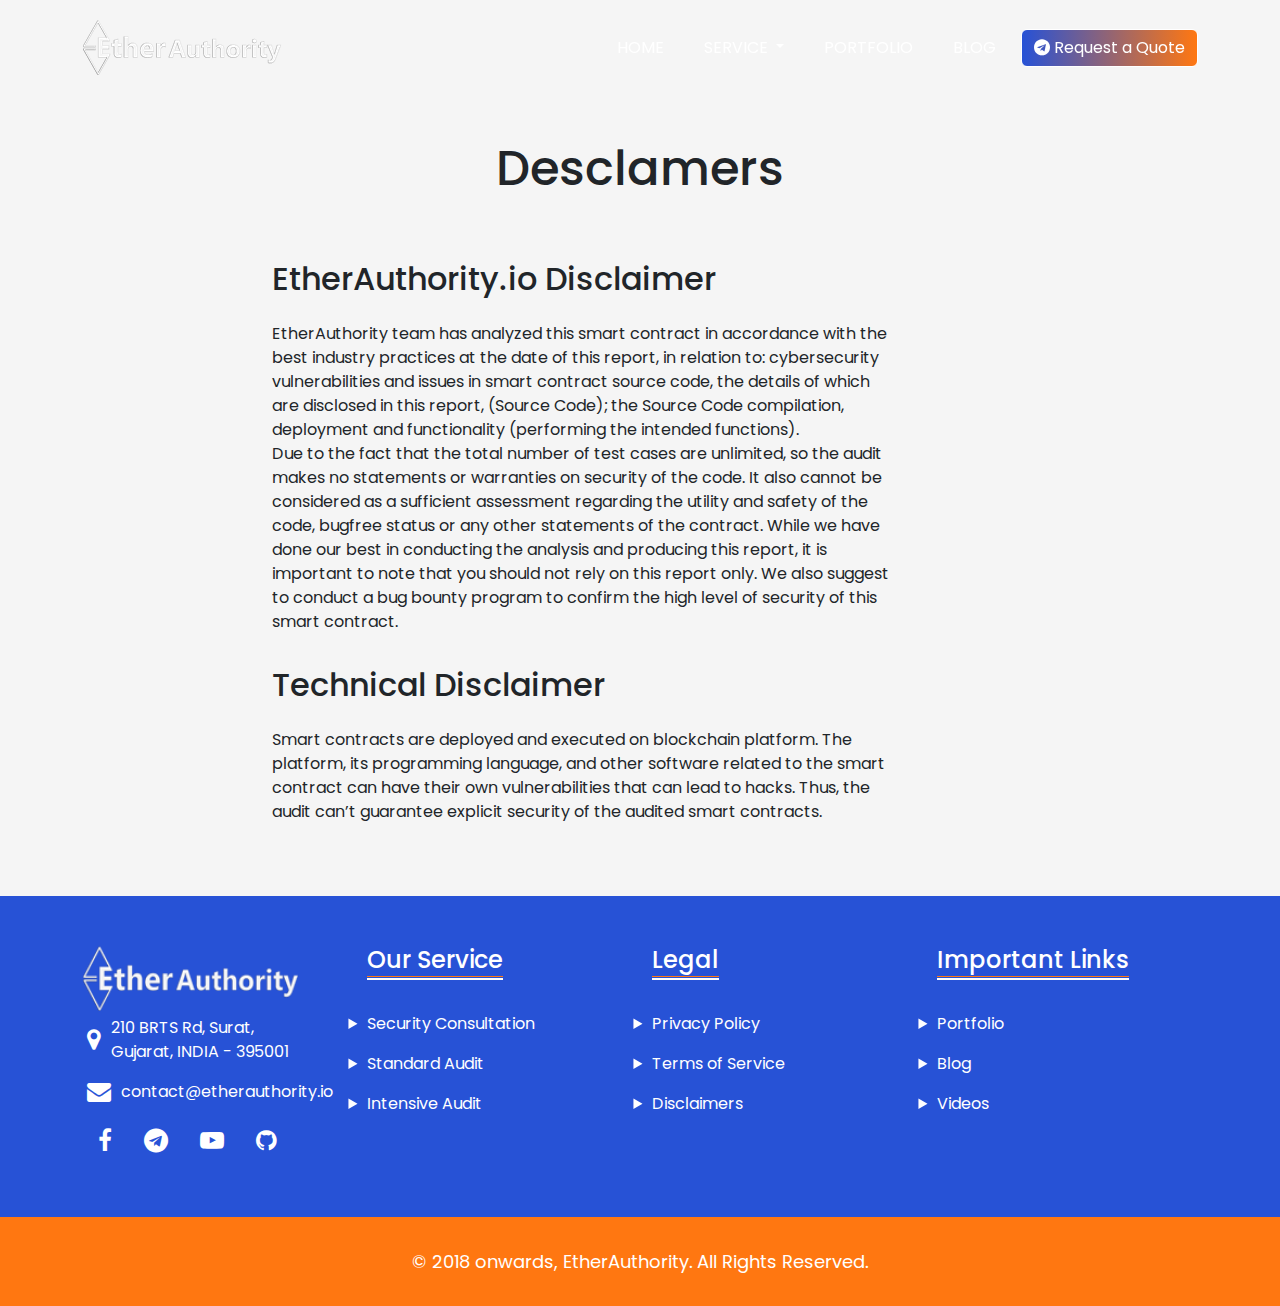
<file: disclaimers.html>
<!DOCTYPE html>
<html lang="en">
<head>
    <meta charset="UTF-8">
    <meta name="viewport" content="width=device-width, initial-scale=1.0">
    <title>Disclaimers - EtherAuthority - A Premier Smart Contract Audit Company | Web3 Security Redefined</title>
    <link rel="preconnect" href="https://fonts.googleapis.com">
    <link rel="preconnect" href="https://fonts.gstatic.com" crossorigin>
    <link href="https://fonts.googleapis.com/css2?family=Poppins:ital,wght@0,100;0,200;0,300;0,400;0,500;0,600;0,700;0,800;0,900;1,100;1,200;1,300;1,400;1,500;1,600;1,700;1,800;1,900&display=swap" rel="stylesheet">
    <link rel="stylesheet" href="css/font-awesome.min.css">
    <link rel="stylesheet" href="css/bootstrap.min.css">
    <link rel="stylesheet" href="css/style.css">
    <link rel="stylesheet" href="css/slick.css">
    <link rel="stylesheet" href="css/owl.carousel.min.css">
    <link rel="stylesheet" href="css/animate.css">
    <link rel="icon" href="img/favicon.png" sizes="32x32" />
    <link rel="icon" href="img/favicon.png" sizes="192x192" />
    <link rel="apple-touch-icon" href="img/favicon.png" />
    <meta name="msapplication-TileImage" content="img/favicon.png" />
</head>
<body class="poppins-regular">
    <section class="header">
        <nav class="navbar nav-menu secondary-color-bg navbar-expand-lg bg-body-tertiary">
            <div class="container">
              <a class="navbar-brand" href="index.html">
                <img src="img/logoetherAuthority.png" alt="logoetherAuthority">
              </a>
              <button class="navbar-toggler" type="button" data-bs-toggle="collapse" data-bs-target="#navbarSupportedContent" aria-controls="navbarSupportedContent" aria-expanded="false" aria-label="Toggle navigation">
                <i class="fa fa-bars" aria-hidden="true"></i>
              </button>
              <div class="collapse navbar-collapse" id="navbarSupportedContent">
                <ul class="navbar-nav ms-auto mb-2 mb-lg-0">
                  <li class="nav-item">
                    <a class="nav-link active" aria-current="page" href="index.html">HOME</a>
                  </li>
                  <!-- <li class="nav-item dropdown">
                    <a class="nav-link dropdown-toggle" href="#" role="button" data-bs-toggle="dropdown" aria-expanded="false">
                      SERVICE
                    </a>
                    <ul class="dropdown-menu">
                      <li><a class="dropdown-item" href="smart-contract-audit.html">Smart Contract Audit</a></li>
                      <li><a class="dropdown-item" href="kyc.html">KYC</a></li>
                      <li><a class="dropdown-item" href="smart-contract-development.html">Smart Contract Development</a></li>
                      <li><a class="dropdown-item" href="public-blockchain-development.html">Public Blockchain Development</a></li>
                    </ul>
                  </li> -->
                  <li class="nav-item dropdown">
                    <a class="nav-link dropdown-toggle" href="#" role="button" data-bs-toggle="dropdown" aria-expanded="false">
                      SERVICE
                    </a>
                    <div class="dropdown-menu px-3 rounded-3 border-0 shadow">
                      <div class="row py-5">
                        <div class="col-sm-12 col-md-6 col-lg-3 col-xl-4">
                          <div class="eth-b-lgo">
                            <img src="img/EtherAuthorityLogo1400.png" style="width: 100px;" alt="logoetherAuthority">
                          </div>
                          <div class="menu-headline mb-3">
                            <h3>Audit Services, Pen Testing, Due Diligence, Insurance and KYC</h3>
                          </div>
                          <div class="links">
                            <a href="#">Learn more about our Audit Process <i class="fa fa-link" aria-hidden="true"></i></a>
                          </div>
                        </div>
                        <div class="col-sm-12 col-md-6 col-lg-3 col-xl-3 nav-menu-list">
                          <h5>Audit Services</h5>
                          <div class="h-[2px] w-12 rounded-full bg-secondary"></div>
                          <ul class="nav flex-column">
                            <li class="nav-item">
                              <a class="nav-link" href="#">BNB Audit</a>
                            </li>
                            <li class="nav-item">
                              <a class="nav-link" href="#">stETH Audit</a>
                            </li>
                            <li class="nav-item">
                              <a class="nav-link" href="#">Ton Audit</a>
                            </li>
                            <li class="nav-item">
                              <a class="nav-link" href="#">TRON Audit</a>
                            </li>
                            <li class="nav-item">
                              <a class="nav-link" href="#">Theta Audit</a>
                            </li>
                            <li class="nav-item">
                              <a class="nav-link" href="#">Matic Audit</a>
                            </li>
                            <li class="nav-item">
                              <a class="nav-link" href="#">Wrapped Audit</a>
                            </li>
                            <li class="nav-item">
                              <a class="nav-link" href="#">Polkadot Audit</a>
                            </li>
                            <li class="nav-item">
                              <a class="nav-link" href="#">Dai Audit</a>
                            </li>
                            <li class="nav-item">
                              <a class="nav-link" href="#">TrueUSD Audit</a>
                            </li>
                            <li class="nav-item">
                              <a class="nav-link" href="#">Uniswap Audit</a>
                            </li>
                            <li class="nav-item">
                              <a class="nav-link" href="#">OKB Audit</a>
                            </li>
                            <li class="nav-item">
                              <a class="nav-link" href="#">Cronos Audit</a>
                            </li>
                            <li class="nav-item">
                              <a class="nav-link" href="#">VeChain Audit</a>
                            </li>
                            <li class="nav-item">
                              <a class="nav-link" href="#">Arbitrum (ARB) Audit</a>
                            </li>
                            <li class="nav-item">
                              <a class="nav-link" href="#">Mantle Audit</a>
                            </li>
                            <li class="nav-item">
                              <a class="nav-link" href="#">Quant Audit</a>
                            </li>
                            <li class="nav-item">
                              <a class="nav-link" href="#">Lido Audit</a>
                            </li>
                            <li class="nav-item">
                              <a class="nav-link" href="#">LAToken Audit</a>
                            </li>
                          </ul>
                        </div>
                        <div class="col-sm-12 col-md-6 col-lg-3 col-xl-3 nav-menu-list">
                          <h5>Due Diligence</h5>
                          <ul class="nav flex-column">
                            <li class="nav-item">
                              <a class="nav-link" href="#">Defi Diligence</a>
                            </li>
                            <li class="nav-item">
                              <a class="nav-link" href="#">NFT Diligence</a>
                            </li>
                            <li class="nav-item">
                              <a class="nav-link" href="#">Rug Pull Diligence</a>
                            </li>
                          </ul>
                        </div>
                        <div class="col-sm-12 col-md-6 col-lg-3 col-xl-2 nav-menu-list">
                          <h5>Enhanced Security</h5>
                          <ul class="nav flex-column">
                            <li class="nav-item">
                              <a class="nav-link" href="#">Security Consultation</a>
                            </li>
                            <li class="nav-item">
                              <a class="nav-link" href="#">Blockchain Forensics</a>
                            </li>
                            <li class="nav-item">
                              <a class="nav-link" href="#">KYC</a>
                            </li>
                            <li class="nav-item">
                              <a class="nav-link" href="#">Read Teaming</a>
                            </li>
                            <li class="nav-item">
                              <a class="nav-link" href="#">dAap Architecture Consultancy</a>
                            </li>
                            <li class="nav-item">
                              <a class="nav-link" href="#">Insurance </a>
                            </li>
                          </ul>
                        </div>
                        
                      </div>
                    </div>
                  </li>
                  <li class="nav-item">
                    <a class="nav-link" href="portfolio.html">PORTFOLIO</a>
                  </li>
                  <li class="nav-item">
                    <a class="nav-link" href="blog.html" aria-disabled="true">BLOG</a>
                  </li>
                </ul>
                <form class="d-flex" role="search">
                  <!-- <input class="form-control me-2" type="search" placeholder="Search" aria-label="Search"> -->
                  <a class="btn btn-danger text-white" href="https://t.me/ethetauthority" role="button" target="_blank"><i class="fa fa-telegram" aria-hidden="true"></i> Request a Quote</a>
                </form>
              </div>
            </div>
          </nav>
    </section>
    <section class="ea-portfolio">
        <div class="container">
            <div class="row justify-content-center">
                <div class="col-sm-12 col-md-12 col-lg-8 col-xl-8 col-xxl-8">
                    <div class="ea-main-title">
                        <h2>Desclamers</h2>
                    </div>
                </div>
            </div>
            <div class="row justify-content-center">
                <div class="col-sm-12 col-md-12 col-lg-8 col-xl-8 col-xxl-8">
                  <div class="entry-content clearfix">
                    <p><h2>EtherAuthority.io Disclaimer</h2><br>EtherAuthority team has analyzed this smart contract in accordance with the<br>best industry practices at the date of this report, in relation to: cybersecurity<br>vulnerabilities and issues in smart contract source code, the details of which<br>are disclosed in this report, (Source Code); the Source Code compilation,<br>deployment and functionality (performing the intended functions).<br>Due to the fact that the total number of test cases are unlimited, so the audit<br>makes no statements or warranties on security of the code. It also cannot be<br>considered as a sufficient assessment regarding the utility and safety of the<br>code, bugfree status or any other statements of the contract. While we have<br>done our best in conducting the analysis and producing this report, it is<br>important to note that you should not rely on this report only. We also suggest<br>to conduct a bug bounty program to confirm the high level of security of this<br>smart contract.<br></p>
                    <p><h2>Technical Disclaimer</h2><br>Smart contracts are deployed and executed on blockchain platform. The<br>platform, its programming language, and other software related to the smart<br>contract can have their own vulnerabilities that can lead to hacks. Thus, the<br>audit can’t guarantee explicit security of the audited smart contracts.</p>
                    
                  </div>
                </div>
              </div>
        </div>
    </section>
    
    <section class="ea-footer">
      
      <div class="container">
        <div class="row">
          <div class="col-sm-12 col-md-6 col-lg-3 col-xl-3 col-xxl-3">
            <div class="logo">
              <img width="217" height="65" src="img/logoetherAuthority.png" class="attachment-full size-full wp-image-6791" alt="" loading="lazy">
            </div>
            <div class="address">
              <span>
                <i class="fa fa-map-marker" aria-hidden="true"></i> 
              </span>
              <span>
                210 BRTS Rd, Surat,<br> Gujarat, INDIA - 395001
              </span>
            </div>
            <div class="email">
              <span><i class="fa fa-envelope" aria-hidden="true"></i></span>
              <span>
                 contact@etherauthority.io
              </span>
            </div>
            <div class="social-media">
              <ul class="nav">
                <li class="nav-item">
                  <a class="nav-link" aria-current="page" href="https://www.facebook.com/EtherAuthority" target="_blank"><i class="fa fa-facebook" aria-hidden="true"></i></a>
                </li>
                <li class="nav-item">
                  <a class="nav-link" href="https://t.me/EtherAuthority" target="_blank"><i class="fa fa-telegram" aria-hidden="true"></i></a>
                </li>
                <li class="nav-item">
                  <a class="nav-link" href="https://www.youtube.com/channel/UCOW2MNIhdrUsE_etsh9UpIQ" target="_blank"><i class="fa fa-youtube-play" aria-hidden="true"></i></a>
                </li>
                <li class="nav-item">
                  <a class="nav-link" href="https://github.com/EtherAuthority" aria-disabled="true" target="_blank"><i class="fa fa-github" aria-hidden="true"></i></a>
                </li>
              </ul>
            </div>
          </div>
          <div class="col-sm-12 col-md-6 col-lg-3 col-xl-3 col-xxl-3 ea-footer-menu">
            <h5><span>Our Service</span></h5>
            <ul class="nav flex-column">
              <li class="nav-item">
                <a class="nav-link" href="#">Security Consultation</a>
              </li>
              <li class="nav-item">
                <a class="nav-link" href="#">Standard Audit</a>
              </li>
              <li class="nav-item">
                <a class="nav-link" href="#">Intensive Audit</a>
              </li>
            </ul>
          </div>
          <div class="col-sm-12 col-md-6 col-lg-3 col-xl-3 col-xxl-3 ea-footer-menu">
            <h5><span>Legal</span></h5>
            <ul class="nav flex-column">
              <li class="nav-item">
                <a class="nav-link" href="privacy-policy.html">Privacy Policy</a>
              </li>
              <li class="nav-item">
                <a class="nav-link" href="terms-of-service.html">Terms of Service</a>
              </li>
              <li class="nav-item">
                <a class="nav-link" href="disclaimers.html">Disclaimers</a>
              </li>
            </ul>
          </div>
          <div class="col-sm-12 col-md-6 col-lg-3 col-xl-3 col-xxl-3 ea-footer-menu">
            <h5><span>Important Links</span></h5>
            <ul class="nav flex-column">
              <li class="nav-item">
                <a class="nav-link" href="portfolio.html">Portfolio</a>
              </li>
              <li class="nav-item">
                <a class="nav-link" href="blog.html">Blog</a>
              </li>
              <li class="nav-item">
                <a class="nav-link" href="https://www.youtube.com/channel/UCOW2MNIhdrUsE_etsh9UpIQ" target="_blank">Videos</a>
              </li>
            </ul>
          </div>
        </div>
      </div>
    </section>
    <section class="ea-ft-bottom">
      <div class="container">
        <div class="row">
          <div class="col-md-12">
            <p class="ekit-heading--title elementskit-section-title ">© 2018 onwards, <span>EtherAuthority</span>. All Rights Reserved.</p>
          </div>
        </div>
      </div>
    </section>

    <script src="js/bootstrap.bundle.js"></script>
    <!-- <script src="js/jquery.min.js"></script> -->
    <script src="https://cdnjs.cloudflare.com/ajax/libs/jquery/2.2.2/jquery.min.js"></script>
    <script src="js/script.js"></script>
    <script src="js/slick.min.js"></script>
    <script src="js/owl.carousel.min.js"></script>
    <script src="js/snap.svg.js"></script>
    <script>
      $('.custom-slider').slick({
        slidesToShow: 4,
        slidesToScroll: 1,
        autoplay: true,
        autoplaySpeed: 2000,
      responsive: [
          {
              breakpoint: 1200,
              settings: {
                slidesToShow: 3,
                slidesToScroll: 1,
                infinite: true,
                dots: false
              }
            },
          {
              breakpoint: 900,
              settings: {
                slidesToShow: 2,
                slidesToScroll: 1,
                infinite: true,
                dots: false
              }
            },
          {
              breakpoint: 550,
              settings: {
                slidesToShow: 1,
                slidesToScroll: 1,
                infinite: true,
                dots: false
              }
            }
          ]
      });


      (function($) {
	
        "use strict";
        
        // Testimonial Carousel
        if ($('.testimonial-carousel').length) {
          $('.testimonial-carousel').owlCarousel({
            animateOut: 'slideOutDown',
              animateIn: 'zoomIn',
            loop:true,
            margin:0,
            nav:true,
            smartSpeed: 300,
            autoplay: 7000,
            navText: [ '<span class="arrow-left"></span>', '<span class="arrow-right"></span>' ],
            responsive:{
              0:{
                items:1
              },
              600:{
                items:1
              },
              800:{
                items:1
              },
              1024:{
                items:1
              }
            }
          });  		
        }
        
      })(window.jQuery);
    </script>
    <script>
      // Pen JS Starts Here
jQuery(document).ready(function(){

// SVG 
var snapC = Snap("#svgC"); 

// SVG C - "Squiggly" Path
var myPathC = snapC.path("M62.9 14.9c-25-7.74-56.6 4.8-60.4 24.3-3.73 19.6 21.6 35 39.6 37.6 42.8 6.2 72.9-53.4 116-58.9 65-18.2 191 101 215 28.8 5-16.7-7-49.1-34-44-34 11.5-31 46.5-14 69.3 9.38 12.6 24.2 20.6 39.8 22.9 91.4 9.05 102-98.9 176-86.7 18.8 3.81 33 17.3 36.7 34.6 2.01 10.2.124 21.1-5.18 30.1").attr({
  id: "squiggle",
  fill: "none",
  strokeWidth: "1",
  stroke: "rgba(0,0,0,0.1)",
  strokeMiterLimit: "10",
  strokeDasharray: "5 10",
  strokeDashOffset: "180"
});

// SVG C - Triangle (As Polyline)
var Triangle = snapC.polyline("0, 30, 15, 0, 30, 30");
Triangle.attr({
  id: "plane",
  fill: "rgba(0,0,0,0.050)"
}); 

initTriangle();

// Initialize Triangle on Path
function initTriangle(){
  var triangleGroup = snapC.g( Triangle ); // Group polyline 
  movePoint = myPathC.getPointAtLength(length);
  triangleGroup.transform( 't' + parseInt(movePoint.x - 15) + ',' + parseInt( movePoint.y - 15) + 'r' + (movePoint.alpha - 90));
}

// SVG C - Draw Path
var lenC = myPathC.getTotalLength();

// SVG C - Animate Path
function animateSVG() {
  
  myPathC.attr({
    stroke: 'rgba(0,0,0,0.1)',
    strokeWidth: 1,
    fill: 'none',
    // Draw Path
    "stroke-dasharray": "5 10",
    "stroke-dashoffset": "180"
  }).animate({"stroke-dashoffset": 10}, 2500,mina.easeinout);
  
  var triangleGroup = snapC.g( Triangle ); // Group polyline

  setTimeout( function() {
    Snap.animate(0, lenC, function( value ) {
 
      movePoint = myPathC.getPointAtLength( value );
    
      triangleGroup.transform( 't' + parseInt(movePoint.x - 15) + ',' + parseInt( movePoint.y - 15) + 'r' + (movePoint.alpha - 90));
  
    }, 2500,mina.easeinout, function(){
    });
  });
  
} 


// Animate Button
function kapow(){
  $(window).on('scroll', function (){       
    // Run SVG
    animateSVG();      
  });
}

kapow();

});


    </script>
</body>
</html>
</file>
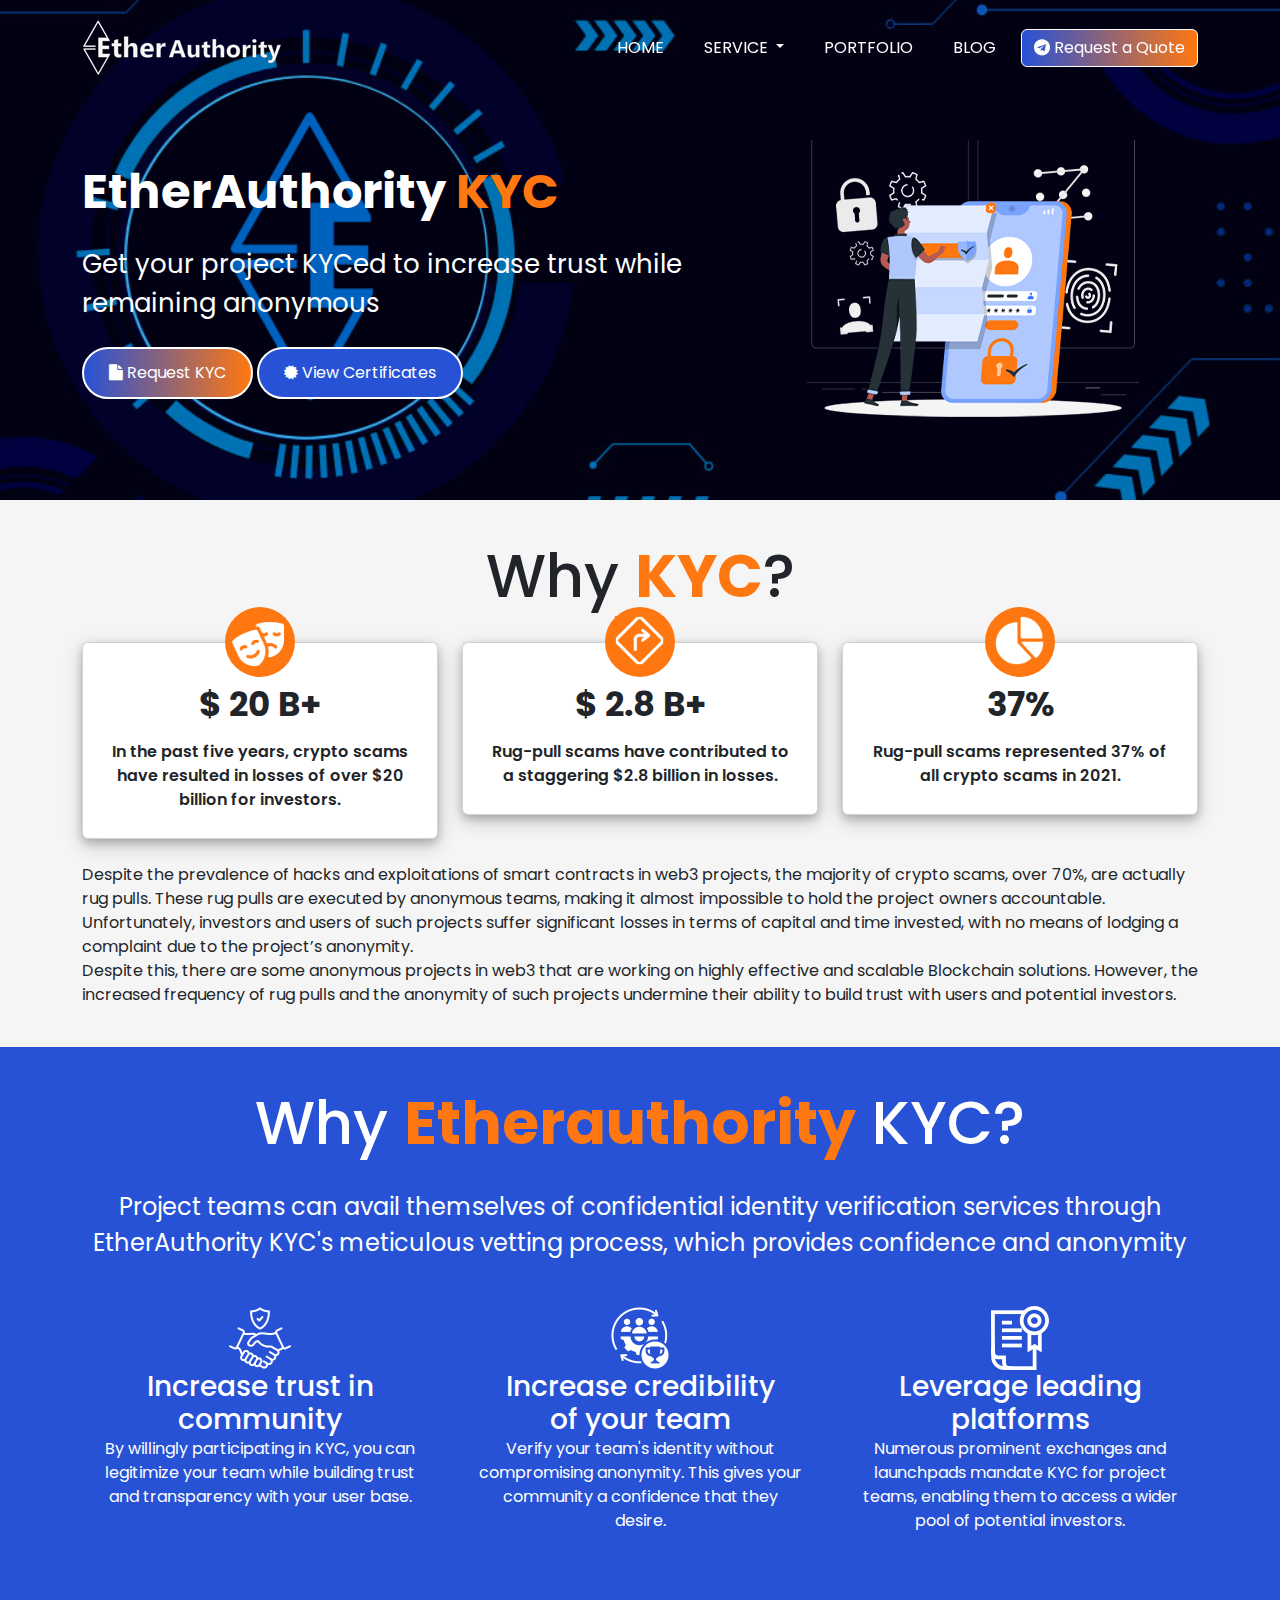
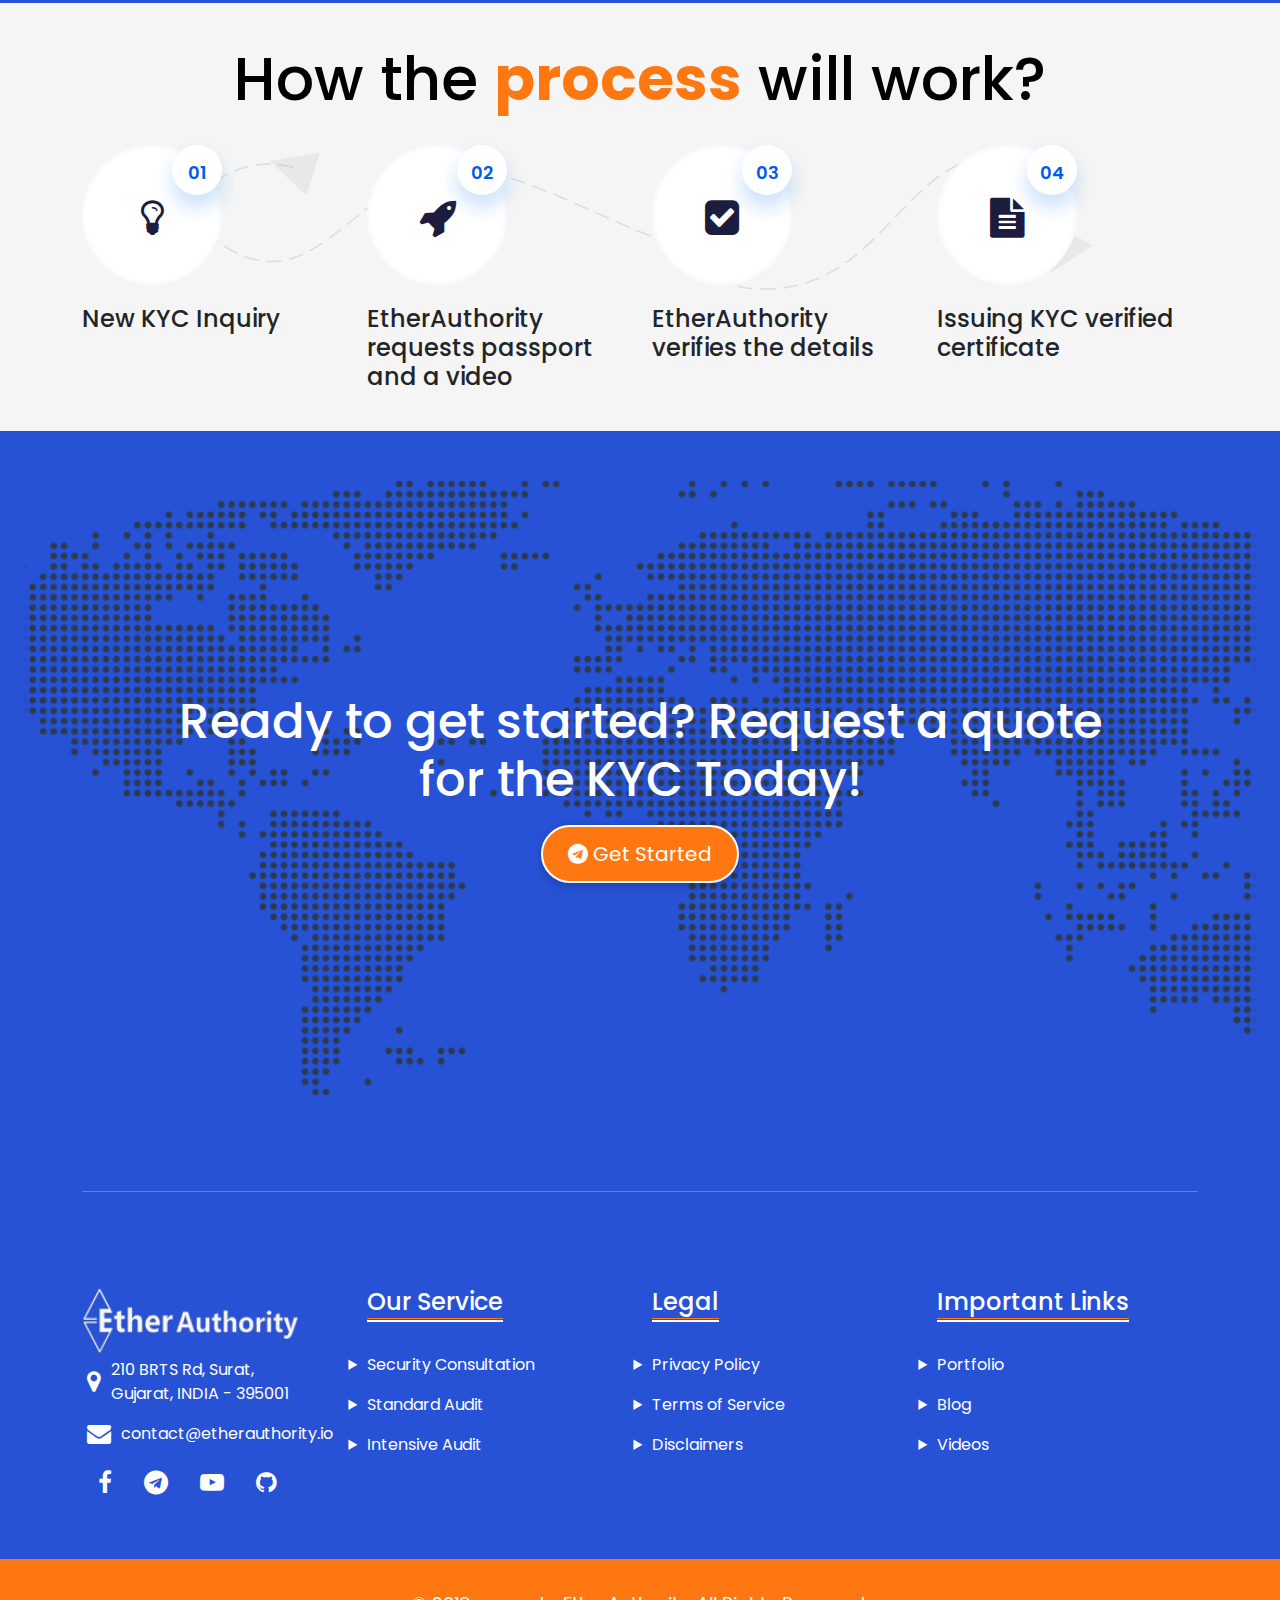
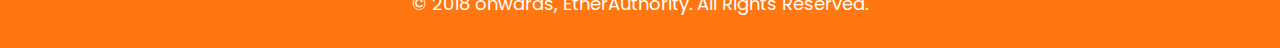
<file: kyc.html>
<!DOCTYPE html>
<html lang="en">
<head>
    <meta charset="UTF-8">
    <meta name="viewport" content="width=device-width, initial-scale=1.0">
    <title>KYC - EtherAuthority - A Premier Smart Contract Audit Company | Web3 Security Redefined</title>
    <link rel="preconnect" href="https://fonts.googleapis.com">
    <link rel="preconnect" href="https://fonts.gstatic.com" crossorigin>
    <link href="https://fonts.googleapis.com/css2?family=Poppins:ital,wght@0,100;0,200;0,300;0,400;0,500;0,600;0,700;0,800;0,900;1,100;1,200;1,300;1,400;1,500;1,600;1,700;1,800;1,900&display=swap" rel="stylesheet">
    <link rel="stylesheet" href="css/font-awesome.min.css">
    <link rel="stylesheet" href="css/bootstrap.min.css">
    <link rel="stylesheet" href="css/style.css">
    <link rel="stylesheet" href="css/slick.css">
    <link rel="stylesheet" href="css/owl.carousel.min.css">
    <link rel="stylesheet" href="css/animate.css">
    <link rel="icon" href="img/favicon.png" sizes="32x32" />
    <link rel="icon" href="img/favicon.png" sizes="192x192" />
    <link rel="apple-touch-icon" href="img/favicon.png" />
    <meta name="msapplication-TileImage" content="img/favicon.png" />
</head>
<body class="poppins-regular">
    <section class="header">
        <nav class="navbar nav-menu secondary-color-bg navbar-expand-lg bg-body-tertiary">
            <div class="container">
              <a class="navbar-brand" href="index.html">
                <img src="img/logoetherAuthority.png" alt="logoetherAuthority">
              </a>
              <button class="navbar-toggler" type="button" data-bs-toggle="collapse" data-bs-target="#navbarSupportedContent" aria-controls="navbarSupportedContent" aria-expanded="false" aria-label="Toggle navigation">
                <i class="fa fa-bars" aria-hidden="true"></i>
              </button>
              <div class="collapse navbar-collapse" id="navbarSupportedContent">
                <ul class="navbar-nav ms-auto mb-2 mb-lg-0">
                  <li class="nav-item">
                    <a class="nav-link active" aria-current="page" href="index.html">HOME</a>
                  </li>
                  <!-- <li class="nav-item dropdown">
                    <a class="nav-link dropdown-toggle" href="#" role="button" data-bs-toggle="dropdown" aria-expanded="false">
                      SERVICE
                    </a>
                    <ul class="dropdown-menu">
                      <li><a class="dropdown-item" href="smart-contract-audit.html">Smart Contract Audit</a></li>
                      <li><a class="dropdown-item" href="kyc.html">KYC</a></li>
                      <li><a class="dropdown-item" href="smart-contract-development.html">Smart Contract Development</a></li>
                      <li><a class="dropdown-item" href="public-blockchain-development.html">Public Blockchain Development</a></li>
                    </ul>
                  </li> -->
                  <li class="nav-item dropdown">
                    <a class="nav-link dropdown-toggle" href="#" role="button" data-bs-toggle="dropdown" aria-expanded="false">
                      SERVICE
                    </a>
                    <div class="dropdown-menu px-3 rounded-3 border-0 shadow">
                      <div class="row py-5">
                        <div class="col-sm-12 col-md-6 col-lg-3 col-xl-4">
                          <div class="eth-b-lgo">
                            <img src="img/EtherAuthorityLogo1400.png" style="width: 100px;" alt="logoetherAuthority">
                          </div>
                          <div class="menu-headline mb-3">
                            <h3>Audit Services, Pen Testing, Due Diligence, Insurance and KYC</h3>
                          </div>
                          <div class="links">
                            <a href="#">Learn more about our Audit Process <i class="fa fa-link" aria-hidden="true"></i></a>
                          </div>
                        </div>
                        <div class="col-sm-12 col-md-6 col-lg-3 col-xl-3 nav-menu-list">
                          <h5>Audit Services</h5>
                          <div class="h-[2px] w-12 rounded-full bg-secondary"></div>
                          <ul class="nav flex-column">
                            <li class="nav-item">
                              <a class="nav-link" href="#">BNB Audit</a>
                            </li>
                            <li class="nav-item">
                              <a class="nav-link" href="#">stETH Audit</a>
                            </li>
                            <li class="nav-item">
                              <a class="nav-link" href="#">Ton Audit</a>
                            </li>
                            <li class="nav-item">
                              <a class="nav-link" href="#">TRON Audit</a>
                            </li>
                            <li class="nav-item">
                              <a class="nav-link" href="#">Theta Audit</a>
                            </li>
                            <li class="nav-item">
                              <a class="nav-link" href="#">Matic Audit</a>
                            </li>
                            <li class="nav-item">
                              <a class="nav-link" href="#">Wrapped Audit</a>
                            </li>
                            <li class="nav-item">
                              <a class="nav-link" href="#">Polkadot Audit</a>
                            </li>
                            <li class="nav-item">
                              <a class="nav-link" href="#">Dai Audit</a>
                            </li>
                            <li class="nav-item">
                              <a class="nav-link" href="#">TrueUSD Audit</a>
                            </li>
                            <li class="nav-item">
                              <a class="nav-link" href="#">Uniswap Audit</a>
                            </li>
                            <li class="nav-item">
                              <a class="nav-link" href="#">OKB Audit</a>
                            </li>
                            <li class="nav-item">
                              <a class="nav-link" href="#">Cronos Audit</a>
                            </li>
                            <li class="nav-item">
                              <a class="nav-link" href="#">VeChain Audit</a>
                            </li>
                            <li class="nav-item">
                              <a class="nav-link" href="#">Arbitrum (ARB) Audit</a>
                            </li>
                            <li class="nav-item">
                              <a class="nav-link" href="#">Mantle Audit</a>
                            </li>
                            <li class="nav-item">
                              <a class="nav-link" href="#">Quant Audit</a>
                            </li>
                            <li class="nav-item">
                              <a class="nav-link" href="#">Lido Audit</a>
                            </li>
                            <li class="nav-item">
                              <a class="nav-link" href="#">LAToken Audit</a>
                            </li>
                          </ul>
                        </div>
                        <div class="col-sm-12 col-md-6 col-lg-3 col-xl-3 nav-menu-list">
                          <h5>Due Diligence</h5>
                          <ul class="nav flex-column">
                            <li class="nav-item">
                              <a class="nav-link" href="#">Defi Diligence</a>
                            </li>
                            <li class="nav-item">
                              <a class="nav-link" href="#">NFT Diligence</a>
                            </li>
                            <li class="nav-item">
                              <a class="nav-link" href="#">Rug Pull Diligence</a>
                            </li>
                          </ul>
                        </div>
                        <div class="col-sm-12 col-md-6 col-lg-3 col-xl-2 nav-menu-list">
                          <h5>Enhanced Security</h5>
                          <ul class="nav flex-column">
                            <li class="nav-item">
                              <a class="nav-link" href="#">Security Consultation</a>
                            </li>
                            <li class="nav-item">
                              <a class="nav-link" href="#">Blockchain Forensics</a>
                            </li>
                            <li class="nav-item">
                              <a class="nav-link" href="#">KYC</a>
                            </li>
                            <li class="nav-item">
                              <a class="nav-link" href="#">Read Teaming</a>
                            </li>
                            <li class="nav-item">
                              <a class="nav-link" href="#">dAap Architecture Consultancy</a>
                            </li>
                            <li class="nav-item">
                              <a class="nav-link" href="#">Insurance </a>
                            </li>
                          </ul>
                        </div>
                        
                      </div>
                    </div>
                  </li>
                  <li class="nav-item">
                    <a class="nav-link" href="portfolio.html">PORTFOLIO</a>
                  </li>
                  <li class="nav-item">
                    <a class="nav-link" href="blog.html" aria-disabled="true">BLOG</a>
                  </li>
                </ul>
                <form class="d-flex" role="search">
                  <!-- <input class="form-control me-2" type="search" placeholder="Search" aria-label="Search"> -->
                  <a class="btn btn-danger text-white" href="https://t.me/ethetauthority" role="button" target="_blank"><i class="fa fa-telegram" aria-hidden="true"></i> Request a Quote</a>
                </form>
              </div>
            </div>
          </nav>
    </section>
    <section class="ea-home">
      <div class="container">
        <div class="row align-item-center">
          <div class="col-xs-12 col-sm-12 col-md-6 col-lg-7 col-xl-7">
            <div class="ea-title mb-4">
              <h1>EtherAuthority <span style="color: #FF7711;">KYC</span></h1>
            </div>
            <div class="ea-sub-title mb-4">
              <p>Get your project KYCed to increase trust while remaining anonymous</p>
            </div>
            <div class="ea-search-btn">
              <div class="btn-portfolio">
                <a href="https://t.me/EtherAuthority" target="_blank" class="btn btn-danger btn-rds-50" type="submit"><i class="fa fa-file" aria-hidden="true"></i> Request KYC</a>
                <a href="https://github.com/EtherAuthority/KYC-Certificates" target="_blank" class="btn btn-primary text-white btn-rds-50" type="submit"><i class="fa fa-certificate" aria-hidden="true"></i> View Certificates</a>
              </div>
            </div>
          </div>
          <div class="col-xs-12 col-sm-12 col-md-6 col-lg-5 col-xl-5">
              <div class="hero-img">
                <img src="img/kyc-hero.png" alt="kyc-hero">
              </div>
          </div>
        </div>
      </div>
    </section>
    <section class="ea-why-kyc">
      <div class="container">
        <div class="row">
          <div class="col-md-12">
            <div class="ea-main-title">
                <h2>Why <span class="ea-highlight-text">KYC</span>?</h2>
            </div>
          </div>
        </div>
        <div class="row">
            <div class="col-md-12 col-md-6 col-lg-4 col-xl-4 col-xxl-4 ea-kyc-card">
                <div class="card">
                    <div class="ea-kyc-card-header">
                        <img src="img/kyc1.png" style="padding: 12px 8px 0px 4px;" alt="kyc1">
                    </div>
                    <div class="card-body text-center">
                        <h3>$ 20 B+</h3>
                        <p>
                            In the past five years, crypto
                            scams have resulted in losses of
                            over $20 billion for investors.
                        </p>
                    </div>
                </div>
            </div>
            <div class="col-md-12 col-md-6 col-lg-4 col-xl-4 col-xxl-4 ea-kyc-card">
                <div class="card">
                    <div class="ea-kyc-card-header">
                        <img src="img/kyc2.png" alt="kyc2">
                    </div>
                    <div class="card-body text-center">
                        <h3>$ 2.8 B+</h3>
                        <p>
                            Rug-pull scams have contributed to a staggering $2.8 billion in losses.
                        </p>
                    </div>
                </div>
            </div>
            <div class="col-md-12 col-md-6 col-lg-4 col-xl-4 col-xxl-4 ea-kyc-card">
                <div class="card">
                    <div class="ea-kyc-card-header">
                        <img src="img/kyc3.png" alt="kyc3">
                    </div>
                    <div class="card-body text-center">
                        <h3>37%</h3>
                        <p>
                            Rug-pull scams represented 37% of all crypto scams in 2021.
                        </p>
                    </div>
                </div>
            </div>
        </div>
        <div class="row">
            <div class="col-md-12 ea-scap">
                <p>
                    Despite the prevalence of hacks and exploitations of smart contracts in web3 projects, the majority of crypto scams, over 70%, are actually rug pulls. These rug pulls are executed by anonymous teams, making it almost impossible to hold the project owners accountable. Unfortunately, investors and users of such projects suffer significant losses in terms of capital and time invested, with no means of lodging a complaint due to the project’s anonymity.
                </p>
                <p>
                    Despite this, there are some anonymous projects in web3 that are working on highly effective and scalable Blockchain solutions. However, the increased frequency of rug pulls and the anonymity of such projects undermine their ability to build trust with users and potential investors.
                </p>
            </div>
        </div>
      </div>
    </section>
    <section class="ea-why-eth-kyc">
        <div class="container">
          <div class="row">
            <div class="col-md-12">
              <div class="ea-main-title">
                  <h2>Why <span class="ea-highlight-text">Etherauthority</span> KYC?</h2>
                  <p>Project teams can avail themselves of confidential identity verification services through EtherAuthority KYC's meticulous vetting process, which provides confidence and anonymity</p>
              </div>
            </div>
          </div>
          <div class="row">
              <div class="col-sm-12 col-md-4 col-lg-4 col-xl-4 col-xxl-4">
                  <div class="card12">
                      <div class="card-body12 ea-why-eth-kyc-card text-center">
                          <div>
                            <img src="img/trust.png" alt="trust">
                          </div>
                          <h3>
                            Increase trust in community 
                          </h3>
                          <p>
                            By willingly participating in KYC, you can legitimize your team while building trust and transparency with your user base.
                          </p>
                      </div>
                  </div>
              </div>
              <div class="col-sm-12 col-md-4 col-lg-4 col-xl-4 col-xxl-4">
                  <div class="card12">
                    <div class="card-body12 ea-why-eth-kyc-card text-center">
                      <div>
                        <img src="img/achievement.png" alt="achievement">
                      </div>
                      <h3>
                        Increase credibility<br> of your team 
                      </h3>
                      <p>
                        Verify your team's identity without compromising anonymity. This gives your community a confidence that they desire.
                      </p>
                    </div>
                  </div>
              </div>
              <div class="col-sm-12 col-md-4 col-lg-4 col-xl-4 col-xxl-4">
                  <div class="card12">
                    <div class="card-body12 ea-why-eth-kyc-card text-center">
                      <div>
                        <img src="img/certificate.png" alt="certificate">
                      </div>
                      <h3>
                        Leverage leading platforms 
                      </h3>
                      <p>
                        Numerous prominent exchanges and launchpads mandate KYC for project teams, enabling them to access a wider pool of potential investors.
                      </p>
                    </div>
                  </div>
              </div>
          </div>
        </div>
      </section>
    <section class="ea-how-to-process-work pos-r">
      <div class="container">
        <div class="row">
          <div class="col-sm-12">
            <div class="ea-main-title">
              <h2>How the <span class="ea-highlight-text">process</span> will work?</h2>
              
            </div>
          </div>
        </div>
      </div>
      <div class="container">
        <div class="row">
          <div id="svg-container">
            <svg id="svgC" width="100%" height="100%" viewBox="0 0 620 120" preserveAspectRatio="xMidYMid meet"><desc>Created with Snap</desc><defs></defs><path d="M62.9 14.9c-25-7.74-56.6 4.8-60.4 24.3-3.73 19.6 21.6 35 39.6 37.6 42.8 6.2 72.9-53.4 116-58.9 65-18.2 191 101 215 28.8 5-16.7-7-49.1-34-44-34 11.5-31 46.5-14 69.3 9.38 12.6 24.2 20.6 39.8 22.9 91.4 9.05 102-98.9 176-86.7 18.8 3.81 33 17.3 36.7 34.6 2.01 10.2.124 21.1-5.18 30.1" id="squiggle" fill="none" stroke="rgba(0,0,0,0.1)" strokeMiterLimit="10" strokeDashOffset="180" style="stroke-width: 1; stroke-dasharray: 5, 10; stroke-dashoffset: 10;"></path><g transform="matrix(0.2956,-0.9553,0.9553,0.2956,43.2367,24.8965)"></g><g transform="matrix(-0.8615,-0.5077,0.5077,-0.8615,557,57)"></g><g transform="matrix(-0.8615,-0.5077,0.5077,-0.8615,557,57)"></g><g transform="matrix(-0.8615,-0.5077,0.5077,-0.8615,557,57)"></g><g transform="matrix(-0.8615,-0.5077,0.5077,-0.8615,557,57)"></g><g transform="matrix(-0.8615,-0.5077,0.5077,-0.8615,557,57)"></g><g transform="matrix(-0.8615,-0.5077,0.5077,-0.8615,557,57)"></g><g transform="matrix(-0.8615,-0.5077,0.5077,-0.8615,557,57)"></g><g transform="matrix(-0.8615,-0.5077,0.5077,-0.8615,557,57)"></g><g transform="matrix(-0.8615,-0.5077,0.5077,-0.8615,557,57)"></g><g transform="matrix(-0.8615,-0.5077,0.5077,-0.8615,557,57)"></g><g transform="matrix(-0.8615,-0.5077,0.5077,-0.8615,557,57)"></g><g transform="matrix(-0.8615,-0.5077,0.5077,-0.8615,557,57)"></g><g transform="matrix(-0.8615,-0.5077,0.5077,-0.8615,557,57)"></g><g transform="matrix(-0.8615,-0.5077,0.5077,-0.8615,557,57)"></g><g transform="matrix(-0.8615,-0.5077,0.5077,-0.8615,557,57)"></g><g transform="matrix(-0.8615,-0.5077,0.5077,-0.8615,557,57)"></g><g transform="matrix(-0.8615,-0.5077,0.5077,-0.8615,557,57)"></g><g transform="matrix(-0.8615,-0.5077,0.5077,-0.8615,557,57)"></g><g transform="matrix(-0.8615,-0.5077,0.5077,-0.8615,557,57)"></g><g transform="matrix(-0.8615,-0.5077,0.5077,-0.8615,557,57)"></g><g transform="matrix(-0.8615,-0.5077,0.5077,-0.8615,557,57)"></g><g transform="matrix(-0.8615,-0.5077,0.5077,-0.8615,557,57)"></g><g transform="matrix(-0.8615,-0.5077,0.5077,-0.8615,577.307,92.5386)"></g><g transform="matrix(-0.8615,-0.5077,0.5077,-0.8615,557,57)"></g><g transform="matrix(-0.8615,-0.5077,0.5077,-0.8615,557,57)"></g><g transform="matrix(-0.8615,-0.5077,0.5077,-0.8615,557,57)"></g><g transform="matrix(-0.8615,-0.5077,0.5077,-0.8615,557,57)"></g><g transform="matrix(-0.8615,-0.5077,0.5077,-0.8615,557,57)"></g><g transform="matrix(-0.8615,-0.5077,0.5077,-0.8615,557,57)"></g><g transform="matrix(-0.8615,-0.5077,0.5077,-0.8615,557,57)"></g><g transform="matrix(-0.8615,-0.5077,0.5077,-0.8615,577.307,92.5386)"></g><g transform="matrix(-0.8615,-0.5077,0.5077,-0.8615,557,57)"></g><g transform="matrix(-0.8615,-0.5077,0.5077,-0.8615,557,57)"></g><g transform="matrix(-0.8615,-0.5077,0.5077,-0.8615,557,57)"></g><g transform="matrix(-0.8615,-0.5077,0.5077,-0.8615,557,57)"></g><g transform="matrix(-0.8615,-0.5077,0.5077,-0.8615,557,57)"></g><g transform="matrix(-0.8615,-0.5077,0.5077,-0.8615,557,57)"></g><g transform="matrix(-0.8615,-0.5077,0.5077,-0.8615,557,57)"></g><g transform="matrix(-0.8615,-0.5077,0.5077,-0.8615,557,57)"></g><g transform="matrix(-0.8615,-0.5077,0.5077,-0.8615,557,57)"></g><g transform="matrix(-0.8615,-0.5077,0.5077,-0.8615,557,57)"></g><g transform="matrix(-0.8615,-0.5077,0.5077,-0.8615,557,57)"></g><g transform="matrix(-0.8615,-0.5077,0.5077,-0.8615,557,57)"></g><g transform="matrix(-0.8615,-0.5077,0.5077,-0.8615,557,57)"></g><g transform="matrix(-0.8615,-0.5077,0.5077,-0.8615,557,57)"></g><g transform="matrix(-0.8615,-0.5077,0.5077,-0.8615,557,57)"></g><g transform="matrix(-0.8615,-0.5077,0.5077,-0.8615,557,57)"></g><g transform="matrix(-0.8615,-0.5077,0.5077,-0.8615,557,57)"></g><g transform="matrix(-0.8615,-0.5077,0.5077,-0.8615,557,57)"></g><g transform="matrix(-0.8615,-0.5077,0.5077,-0.8615,557,57)"></g><g transform="matrix(-0.8615,-0.5077,0.5077,-0.8615,557,57)"></g><g transform="matrix(-0.8615,-0.5077,0.5077,-0.8615,577.307,92.5386)"></g><g transform="matrix(-0.8615,-0.5077,0.5077,-0.8615,557,57)"></g><g transform="matrix(-0.8615,-0.5077,0.5077,-0.8615,557,57)"></g><g transform="matrix(-0.8615,-0.5077,0.5077,-0.8615,557,57)"></g><g transform="matrix(-0.8615,-0.5077,0.5077,-0.8615,557,57)"></g><g transform="matrix(-0.8615,-0.5077,0.5077,-0.8615,557,57)"></g><g transform="matrix(-0.8615,-0.5077,0.5077,-0.8615,557,57)"></g><g transform="matrix(-0.8615,-0.5077,0.5077,-0.8615,557,57)"></g><g transform="matrix(-0.8615,-0.5077,0.5077,-0.8615,557,57)"></g><g transform="matrix(-0.8615,-0.5077,0.5077,-0.8615,557,57)"></g><g transform="matrix(-0.8615,-0.5077,0.5077,-0.8615,557,57)"></g><g transform="matrix(-0.8615,-0.5077,0.5077,-0.8615,557,57)"></g><g transform="matrix(-0.8615,-0.5077,0.5077,-0.8615,557,57)"></g><g transform="matrix(-0.8615,-0.5077,0.5077,-0.8615,557,57)"></g><g transform="matrix(-0.8615,-0.5077,0.5077,-0.8615,557,57)"></g><g transform="matrix(-0.8615,-0.5077,0.5077,-0.8615,557,57)"></g><g transform="matrix(-0.8615,-0.5077,0.5077,-0.8615,557,57)"></g><g transform="matrix(-0.8615,-0.5077,0.5077,-0.8615,557,57)"></g><g transform="matrix(-0.8615,-0.5077,0.5077,-0.8615,557,57)"></g><g transform="matrix(-0.8615,-0.5077,0.5077,-0.8615,557,57)"></g><g transform="matrix(-0.8615,-0.5077,0.5077,-0.8615,557,57)"></g><g transform="matrix(-0.8615,-0.5077,0.5077,-0.8615,557,57)"></g><g transform="matrix(-0.8615,-0.5077,0.5077,-0.8615,557,57)"></g><g transform="matrix(-0.8615,-0.5077,0.5077,-0.8615,557,57)"></g><g transform="matrix(-0.8615,-0.5077,0.5077,-0.8615,557,57)"></g><g transform="matrix(-0.8615,-0.5077,0.5077,-0.8615,557,57)"></g><g transform="matrix(-0.8615,-0.5077,0.5077,-0.8615,557,57)"></g><g transform="matrix(-0.8615,-0.5077,0.5077,-0.8615,557,57)"></g><g transform="matrix(-0.8615,-0.5077,0.5077,-0.8615,557,57)"></g><g transform="matrix(-0.8615,-0.5077,0.5077,-0.8615,557,57)"></g><g transform="matrix(-0.8615,-0.5077,0.5077,-0.8615,557,57)"></g><g transform="matrix(-0.8615,-0.5077,0.5077,-0.8615,557,57)"></g><g transform="matrix(-0.8615,-0.5077,0.5077,-0.8615,557,57)"></g><g transform="matrix(-0.8615,-0.5077,0.5077,-0.8615,557,57)"></g><g transform="matrix(-0.8615,-0.5077,0.5077,-0.8615,557,57)"></g><g transform="matrix(-0.8615,-0.5077,0.5077,-0.8615,557,57)"></g><g transform="matrix(-0.8615,-0.5077,0.5077,-0.8615,557,57)"></g><g transform="matrix(-0.8615,-0.5077,0.5077,-0.8615,557,57)"></g><g transform="matrix(-0.8615,-0.5077,0.5077,-0.8615,557,57)"></g><g transform="matrix(-0.8615,-0.5077,0.5077,-0.8615,557,57)"></g><g transform="matrix(-0.8615,-0.5077,0.5077,-0.8615,557,57)"></g><g transform="matrix(-0.8615,-0.5077,0.5077,-0.8615,577.307,92.5386)"></g><g transform="matrix(-0.8615,-0.5077,0.5077,-0.8615,557,57)"></g><g transform="matrix(-0.8615,-0.5077,0.5077,-0.8615,557,57)"></g><g transform="matrix(-0.8615,-0.5077,0.5077,-0.8615,557,57)"></g><g transform="matrix(-0.8615,-0.5077,0.5077,-0.8615,557,57)"></g><g transform="matrix(-0.8615,-0.5077,0.5077,-0.8615,557,57)"></g><g transform="matrix(-0.8615,-0.5077,0.5077,-0.8615,557,57)"></g><g transform="matrix(-0.8615,-0.5077,0.5077,-0.8615,557,57)"></g><g transform="matrix(-0.8615,-0.5077,0.5077,-0.8615,557,57)"></g><g transform="matrix(-0.8615,-0.5077,0.5077,-0.8615,557,57)"></g><g transform="matrix(-0.8615,-0.5077,0.5077,-0.8615,557,57)"></g><g transform="matrix(-0.8615,-0.5077,0.5077,-0.8615,557,57)"></g><g transform="matrix(-0.8615,-0.5077,0.5077,-0.8615,557,57)"></g><g transform="matrix(-0.8615,-0.5077,0.5077,-0.8615,557,57)"></g><g transform="matrix(-0.8615,-0.5077,0.5077,-0.8615,557,57)"></g><g transform="matrix(-0.8615,-0.5077,0.5077,-0.8615,557,57)"></g><g transform="matrix(-0.8615,-0.5077,0.5077,-0.8615,557,57)"></g><g transform="matrix(-0.8615,-0.5077,0.5077,-0.8615,557,57)"></g><g transform="matrix(-0.8615,-0.5077,0.5077,-0.8615,557,57)"></g><g transform="matrix(-0.8615,-0.5077,0.5077,-0.8615,557,57)"></g><g transform="matrix(-0.8615,-0.5077,0.5077,-0.8615,557,57)"></g><g transform="matrix(-0.8615,-0.5077,0.5077,-0.8615,557,57)"></g><g transform="matrix(-0.8615,-0.5077,0.5077,-0.8615,557,57)"></g><g transform="matrix(-0.8615,-0.5077,0.5077,-0.8615,557,57)"></g><g transform="matrix(-0.8615,-0.5077,0.5077,-0.8615,557,57)"></g><g transform="matrix(-0.8615,-0.5077,0.5077,-0.8615,557,57)"></g><g transform="matrix(-0.8615,-0.5077,0.5077,-0.8615,557,57)"></g><g transform="matrix(-0.8615,-0.5077,0.5077,-0.8615,557,57)"></g><g transform="matrix(-0.8615,-0.5077,0.5077,-0.8615,557,57)"></g><g transform="matrix(-0.8615,-0.5077,0.5077,-0.8615,557,57)"></g><g transform="matrix(-0.8615,-0.5077,0.5077,-0.8615,557,57)"></g><g transform="matrix(-0.8615,-0.5077,0.5077,-0.8615,557,57)"></g><g transform="matrix(-0.8615,-0.5077,0.5077,-0.8615,557,57)"></g><g transform="matrix(-0.8615,-0.5077,0.5077,-0.8615,557,57)"></g><g transform="matrix(-0.8615,-0.5077,0.5077,-0.8615,557,57)"></g><g transform="matrix(-0.8615,-0.5077,0.5077,-0.8615,557,57)"></g><g transform="matrix(-0.8615,-0.5077,0.5077,-0.8615,557,57)"></g><g transform="matrix(-0.8615,-0.5077,0.5077,-0.8615,557,57)"></g><g transform="matrix(-0.8615,-0.5077,0.5077,-0.8615,557,57)"></g><g transform="matrix(-0.8615,-0.5077,0.5077,-0.8615,557,57)"></g><g transform="matrix(-0.8615,-0.5077,0.5077,-0.8615,557,57)"></g><g transform="matrix(-0.8615,-0.5077,0.5077,-0.8615,557,57)"></g><g transform="matrix(-0.8615,-0.5077,0.5077,-0.8615,557,57)"></g><g transform="matrix(-0.8615,-0.5077,0.5077,-0.8615,557,57)"></g><g transform="matrix(-0.8615,-0.5077,0.5077,-0.8615,557,57)"></g><g transform="matrix(-0.8615,-0.5077,0.5077,-0.8615,557,57)"></g><g transform="matrix(-0.8615,-0.5077,0.5077,-0.8615,557,57)"></g><g transform="matrix(-0.8615,-0.5077,0.5077,-0.8615,557,57)"></g><g transform="matrix(-0.8615,-0.5077,0.5077,-0.8615,557,57)"></g><g transform="matrix(-0.8615,-0.5077,0.5077,-0.8615,557,57)"></g><g transform="matrix(-0.8615,-0.5077,0.5077,-0.8615,557,57)"></g><g transform="matrix(-0.8615,-0.5077,0.5077,-0.8615,557,57)"></g><g transform="matrix(-0.8615,-0.5077,0.5077,-0.8615,557,57)"></g><g transform="matrix(-0.8615,-0.5077,0.5077,-0.8615,557,57)"></g><g transform="matrix(-0.8615,-0.5077,0.5077,-0.8615,557,57)"></g><g transform="matrix(-0.8615,-0.5077,0.5077,-0.8615,557,57)"></g><g transform="matrix(-0.8615,-0.5077,0.5077,-0.8615,557,57)"></g><g transform="matrix(-0.8615,-0.5077,0.5077,-0.8615,557,57)"></g><g transform="matrix(-0.8615,-0.5077,0.5077,-0.8615,557,57)"></g><g transform="matrix(-0.8615,-0.5077,0.5077,-0.8615,557,57)"></g><g transform="matrix(-0.8615,-0.5077,0.5077,-0.8615,557,57)"></g><g transform="matrix(-0.8615,-0.5077,0.5077,-0.8615,557,57)"></g><g transform="matrix(-0.8615,-0.5077,0.5077,-0.8615,557,57)"></g><g transform="matrix(-0.8615,-0.5077,0.5077,-0.8615,557,57)"></g><g transform="matrix(-0.8615,-0.5077,0.5077,-0.8615,557,57)"></g><g transform="matrix(-0.8615,-0.5077,0.5077,-0.8615,557,57)"></g><g transform="matrix(-0.8615,-0.5077,0.5077,-0.8615,557,57)"></g><g transform="matrix(-0.8615,-0.5077,0.5077,-0.8615,557,57)"></g><g transform="matrix(-0.8615,-0.5077,0.5077,-0.8615,557,57)"></g><g transform="matrix(-0.8615,-0.5077,0.5077,-0.8615,557,57)"></g><g transform="matrix(-0.8615,-0.5077,0.5077,-0.8615,557,57)"></g><g transform="matrix(-0.8615,-0.5077,0.5077,-0.8615,557,57)"></g><g transform="matrix(-0.8615,-0.5077,0.5077,-0.8615,557,57)"></g><g transform="matrix(-0.8615,-0.5077,0.5077,-0.8615,557,57)"></g><g transform="matrix(-0.8615,-0.5077,0.5077,-0.8615,557,57)"></g><g transform="matrix(-0.8615,-0.5077,0.5077,-0.8615,557,57)"></g><g transform="matrix(-0.8615,-0.5077,0.5077,-0.8615,557,57)"></g><g transform="matrix(-0.8615,-0.5077,0.5077,-0.8615,557,57)"></g><g transform="matrix(-0.8615,-0.5077,0.5077,-0.8615,557,57)"></g><g transform="matrix(-0.8615,-0.5077,0.5077,-0.8615,557,57)"></g><g transform="matrix(-0.8615,-0.5077,0.5077,-0.8615,557,57)"></g><g transform="matrix(-0.8615,-0.5077,0.5077,-0.8615,557,57)"></g><g transform="matrix(-0.8615,-0.5077,0.5077,-0.8615,557,57)"></g><g transform="matrix(-0.8615,-0.5077,0.5077,-0.8615,557,57)"></g><g transform="matrix(-0.8615,-0.5077,0.5077,-0.8615,557,57)"></g><g transform="matrix(-0.8615,-0.5077,0.5077,-0.8615,577.307,92.5386)"></g><g transform="matrix(-0.8615,-0.5077,0.5077,-0.8615,557,57)"></g><g transform="matrix(-0.8615,-0.5077,0.5077,-0.8615,557,57)"></g><g transform="matrix(-0.8615,-0.5077,0.5077,-0.8615,557,57)"></g><g transform="matrix(-0.8615,-0.5077,0.5077,-0.8615,557,57)"></g><g transform="matrix(-0.8615,-0.5077,0.5077,-0.8615,557,57)"></g><g transform="matrix(-0.8615,-0.5077,0.5077,-0.8615,557,57)"></g><g transform="matrix(-0.8615,-0.5077,0.5077,-0.8615,557,57)"></g><g transform="matrix(-0.8615,-0.5077,0.5077,-0.8615,557,57)"></g><g transform="matrix(-0.8615,-0.5077,0.5077,-0.8615,557,57)"></g><g transform="matrix(-0.8615,-0.5077,0.5077,-0.8615,557,57)"></g><g transform="matrix(-0.8615,-0.5077,0.5077,-0.8615,557,57)"></g><g transform="matrix(-0.8615,-0.5077,0.5077,-0.8615,557,57)"></g><g transform="matrix(-0.8615,-0.5077,0.5077,-0.8615,557,57)"></g><g transform="matrix(-0.8615,-0.5077,0.5077,-0.8615,557,57)"></g><g transform="matrix(-0.8615,-0.5077,0.5077,-0.8615,557,57)"></g><g transform="matrix(-0.8615,-0.5077,0.5077,-0.8615,557,57)"></g><g transform="matrix(-0.8615,-0.5077,0.5077,-0.8615,557,57)"></g><g transform="matrix(-0.8615,-0.5077,0.5077,-0.8615,557,57)"></g><g transform="matrix(-0.8615,-0.5077,0.5077,-0.8615,557,57)"></g><g transform="matrix(-0.8615,-0.5077,0.5077,-0.8615,557,57)"></g><g transform="matrix(-0.8615,-0.5077,0.5077,-0.8615,557,57)"></g><g transform="matrix(-0.8615,-0.5077,0.5077,-0.8615,557,57)"></g><g transform="matrix(-0.8615,-0.5077,0.5077,-0.8615,557,57)"></g><g transform="matrix(-0.8615,-0.5077,0.5077,-0.8615,557,57)"></g><g transform="matrix(-0.8615,-0.5077,0.5077,-0.8615,557,57)"></g><g transform="matrix(-0.8615,-0.5077,0.5077,-0.8615,557,57)"></g><g transform="matrix(-0.8615,-0.5077,0.5077,-0.8615,557,57)"></g><g transform="matrix(-0.8615,-0.5077,0.5077,-0.8615,557,57)"></g><g transform="matrix(-0.8615,-0.5077,0.5077,-0.8615,557,57)"></g><g transform="matrix(-0.8615,-0.5077,0.5077,-0.8615,557,57)"></g><g transform="matrix(-0.8615,-0.5077,0.5077,-0.8615,557,57)"></g><g transform="matrix(-0.8615,-0.5077,0.5077,-0.8615,557,57)"></g><g transform="matrix(-0.8615,-0.5077,0.5077,-0.8615,557,57)"></g><g transform="matrix(-0.8615,-0.5077,0.5077,-0.8615,557,57)"></g><g transform="matrix(-0.8615,-0.5077,0.5077,-0.8615,557,57)"></g><g transform="matrix(-0.8615,-0.5077,0.5077,-0.8615,557,57)"></g><g transform="matrix(-0.8615,-0.5077,0.5077,-0.8615,557,57)"></g><g transform="matrix(-0.8615,-0.5077,0.5077,-0.8615,557,57)"></g><g transform="matrix(-0.8615,-0.5077,0.5077,-0.8615,557,57)"></g><g transform="matrix(-0.8615,-0.5077,0.5077,-0.8615,557,57)"></g><g transform="matrix(-0.8615,-0.5077,0.5077,-0.8615,557,57)"></g><g transform="matrix(-0.8615,-0.5077,0.5077,-0.8615,557,57)"></g><g transform="matrix(-0.8615,-0.5077,0.5077,-0.8615,557,57)"></g><g transform="matrix(-0.8615,-0.5077,0.5077,-0.8615,557,57)"></g><g transform="matrix(-0.8615,-0.5077,0.5077,-0.8615,557,57)"></g><g transform="matrix(-0.8615,-0.5077,0.5077,-0.8615,557,57)"></g><g transform="matrix(-0.8615,-0.5077,0.5077,-0.8615,557,57)"></g><g transform="matrix(-0.8615,-0.5077,0.5077,-0.8615,557,57)"></g><g transform="matrix(-0.8615,-0.5077,0.5077,-0.8615,557,57)"></g><g transform="matrix(-0.8615,-0.5077,0.5077,-0.8615,557,57)"></g><g transform="matrix(-0.8615,-0.5077,0.5077,-0.8615,557,57)"></g><g transform="matrix(-0.8615,-0.5077,0.5077,-0.8615,557,57)"></g><g transform="matrix(-0.8615,-0.5077,0.5077,-0.8615,557,57)"></g><g transform="matrix(-0.8615,-0.5077,0.5077,-0.8615,557,57)"></g><g transform="matrix(-0.8615,-0.5077,0.5077,-0.8615,557,57)"></g><g transform="matrix(-0.8615,-0.5077,0.5077,-0.8615,557,57)"></g><g transform="matrix(-0.8615,-0.5077,0.5077,-0.8615,557,57)"></g><g transform="matrix(-0.8615,-0.5077,0.5077,-0.8615,557,57)"></g><g transform="matrix(-0.8615,-0.5077,0.5077,-0.8615,557,57)"></g><g transform="matrix(-0.8615,-0.5077,0.5077,-0.8615,557,57)"></g><g transform="matrix(-0.8615,-0.5077,0.5077,-0.8615,557,57)"></g><g transform="matrix(-0.8615,-0.5077,0.5077,-0.8615,557,57)"></g><g transform="matrix(-0.8615,-0.5077,0.5077,-0.8615,557,57)"></g><g transform="matrix(-0.8615,-0.5077,0.5077,-0.8615,557,57)"></g><g transform="matrix(-0.8615,-0.5077,0.5077,-0.8615,557,57)"></g><g transform="matrix(-0.8615,-0.5077,0.5077,-0.8615,557,57)"></g><g transform="matrix(-0.8615,-0.5077,0.5077,-0.8615,557,57)"></g><g transform="matrix(-0.8615,-0.5077,0.5077,-0.8615,577.307,92.5386)"></g><g transform="matrix(-0.8615,-0.5077,0.5077,-0.8615,557,57)"></g><g transform="matrix(-0.8615,-0.5077,0.5077,-0.8615,557,57)"></g><g transform="matrix(-0.8615,-0.5077,0.5077,-0.8615,557,57)"></g><g transform="matrix(-0.8615,-0.5077,0.5077,-0.8615,557,57)"></g><g transform="matrix(-0.8615,-0.5077,0.5077,-0.8615,557,57)"></g><g transform="matrix(-0.8615,-0.5077,0.5077,-0.8615,557,57)"></g><g transform="matrix(-0.8615,-0.5077,0.5077,-0.8615,557,57)"></g><g transform="matrix(-0.8615,-0.5077,0.5077,-0.8615,557,57)"></g><g transform="matrix(-0.8615,-0.5077,0.5077,-0.8615,557,57)"></g><g transform="matrix(-0.8615,-0.5077,0.5077,-0.8615,557,57)"></g><g transform="matrix(-0.8615,-0.5077,0.5077,-0.8615,557,57)"></g><g transform="matrix(-0.8615,-0.5077,0.5077,-0.8615,557,57)"></g><g transform="matrix(-0.8615,-0.5077,0.5077,-0.8615,557,57)"></g><g transform="matrix(-0.8615,-0.5077,0.5077,-0.8615,577.307,92.5386)"></g><g transform="matrix(-0.8615,-0.5077,0.5077,-0.8615,557,57)"></g><g transform="matrix(-0.8615,-0.5077,0.5077,-0.8615,557,57)"></g><g transform="matrix(-0.8615,-0.5077,0.5077,-0.8615,557,57)"></g><g transform="matrix(-0.8615,-0.5077,0.5077,-0.8615,557,57)"></g><g transform="matrix(-0.8615,-0.5077,0.5077,-0.8615,557,57)"></g><g transform="matrix(-0.8615,-0.5077,0.5077,-0.8615,557,57)"></g><g transform="matrix(-0.8615,-0.5077,0.5077,-0.8615,557,57)"></g><g transform="matrix(-0.8615,-0.5077,0.5077,-0.8615,557,57)"></g><g transform="matrix(-0.8615,-0.5077,0.5077,-0.8615,557,57)"></g><g transform="matrix(-0.8615,-0.5077,0.5077,-0.8615,557,57)"></g><g transform="matrix(-0.8615,-0.5077,0.5077,-0.8615,557,57)"></g><g transform="matrix(-0.8615,-0.5077,0.5077,-0.8615,557,57)"></g><g transform="matrix(-0.8615,-0.5077,0.5077,-0.8615,557,57)"></g><g transform="matrix(-0.8615,-0.5077,0.5077,-0.8615,557,57)"></g><g transform="matrix(-0.8615,-0.5077,0.5077,-0.8615,557,57)"></g><g transform="matrix(-0.8615,-0.5077,0.5077,-0.8615,557,57)"></g><g transform="matrix(-0.8615,-0.5077,0.5077,-0.8615,557,57)"></g><g transform="matrix(-0.8615,-0.5077,0.5077,-0.8615,557,57)"></g><g transform="matrix(-0.8615,-0.5077,0.5077,-0.8615,557,57)"></g><g transform="matrix(-0.8615,-0.5077,0.5077,-0.8615,557,57)"></g><g transform="matrix(-0.8615,-0.5077,0.5077,-0.8615,557,57)"></g><g transform="matrix(-0.8615,-0.5077,0.5077,-0.8615,557,57)"></g><g transform="matrix(-0.8615,-0.5077,0.5077,-0.8615,557,57)"></g><g transform="matrix(-0.8615,-0.5077,0.5077,-0.8615,557,57)"></g><g transform="matrix(-0.8615,-0.5077,0.5077,-0.8615,557,57)"></g><g transform="matrix(-0.8615,-0.5077,0.5077,-0.8615,557,57)"></g><g transform="matrix(-0.8615,-0.5077,0.5077,-0.8615,557,57)"></g><g transform="matrix(-0.8615,-0.5077,0.5077,-0.8615,557,57)"></g><g transform="matrix(-0.8615,-0.5077,0.5077,-0.8615,557,57)"></g><g transform="matrix(-0.8615,-0.5077,0.5077,-0.8615,557,57)"></g><g transform="matrix(-0.8615,-0.5077,0.5077,-0.8615,557,57)"></g><g transform="matrix(-0.8615,-0.5077,0.5077,-0.8615,557,57)"></g><g transform="matrix(-0.8615,-0.5077,0.5077,-0.8615,557,57)"></g><g transform="matrix(-0.8615,-0.5077,0.5077,-0.8615,557,57)"></g><g transform="matrix(-0.8615,-0.5077,0.5077,-0.8615,557,57)"></g><g transform="matrix(-0.8615,-0.5077,0.5077,-0.8615,557,57)"></g><g transform="matrix(-0.8615,-0.5077,0.5077,-0.8615,557,57)"></g><g transform="matrix(-0.8615,-0.5077,0.5077,-0.8615,557,57)"></g><g transform="matrix(-0.8615,-0.5077,0.5077,-0.8615,557,57)"></g><g transform="matrix(-0.8615,-0.5077,0.5077,-0.8615,557,57)"></g><g transform="matrix(-0.8615,-0.5077,0.5077,-0.8615,557,57)"></g><g transform="matrix(-0.8615,-0.5077,0.5077,-0.8615,557,57)"></g><g transform="matrix(-0.8615,-0.5077,0.5077,-0.8615,557,57)"></g><g transform="matrix(-0.8615,-0.5077,0.5077,-0.8615,557,57)"></g><g transform="matrix(-0.8615,-0.5077,0.5077,-0.8615,557,57)"></g><g transform="matrix(-0.8615,-0.5077,0.5077,-0.8615,557,57)"></g><g transform="matrix(-0.8615,-0.5077,0.5077,-0.8615,557,57)"></g><g transform="matrix(-0.8615,-0.5077,0.5077,-0.8615,557,57)"></g><g transform="matrix(-0.8615,-0.5077,0.5077,-0.8615,557,57)"></g><g transform="matrix(-0.8615,-0.5077,0.5077,-0.8615,557,57)"></g><g transform="matrix(-0.8615,-0.5077,0.5077,-0.8615,557,57)"></g><g transform="matrix(-0.8615,-0.5077,0.5077,-0.8615,557,57)"></g><g transform="matrix(-0.8615,-0.5077,0.5077,-0.8615,557,57)"></g><g transform="matrix(-0.8615,-0.5077,0.5077,-0.8615,557,57)"></g><g transform="matrix(-0.8615,-0.5077,0.5077,-0.8615,557,57)"></g><g transform="matrix(-0.8615,-0.5077,0.5077,-0.8615,557,57)"></g><g transform="matrix(-0.8615,-0.5077,0.5077,-0.8615,557,57)"></g><g transform="matrix(-0.8615,-0.5077,0.5077,-0.8615,557,57)"></g><g transform="matrix(-0.8615,-0.5077,0.5077,-0.8615,557,57)"></g><g transform="matrix(-0.8615,-0.5077,0.5077,-0.8615,557,57)"></g><g transform="matrix(-0.8615,-0.5077,0.5077,-0.8615,557,57)"></g><g transform="matrix(-0.8615,-0.5077,0.5077,-0.8615,557,57)"></g><g transform="matrix(-0.8615,-0.5077,0.5077,-0.8615,557,57)"></g><g transform="matrix(-0.8615,-0.5077,0.5077,-0.8615,557,57)"></g><g transform="matrix(-0.8615,-0.5077,0.5077,-0.8615,557,57)"></g><g transform="matrix(-0.8615,-0.5077,0.5077,-0.8615,557,57)"></g><g transform="matrix(-0.8615,-0.5077,0.5077,-0.8615,557,57)"></g><g transform="matrix(-0.8615,-0.5077,0.5077,-0.8615,557,57)"></g><g transform="matrix(-0.8615,-0.5077,0.5077,-0.8615,557,57)"></g><g transform="matrix(-0.8615,-0.5077,0.5077,-0.8615,557,57)"></g><g transform="matrix(-0.8615,-0.5077,0.5077,-0.8615,557,57)"></g><g transform="matrix(-0.8615,-0.5077,0.5077,-0.8615,577.307,92.5386)"></g><g transform="matrix(-0.8615,-0.5077,0.5077,-0.8615,557,57)"></g><g transform="matrix(-0.8615,-0.5077,0.5077,-0.8615,557,57)"></g><g transform="matrix(-0.8615,-0.5077,0.5077,-0.8615,557,57)"></g><g transform="matrix(-0.8615,-0.5077,0.5077,-0.8615,557,57)"></g><g transform="matrix(-0.8615,-0.5077,0.5077,-0.8615,557,57)"></g><g transform="matrix(-0.8615,-0.5077,0.5077,-0.8615,557,57)"></g><g transform="matrix(-0.8615,-0.5077,0.5077,-0.8615,557,57)"></g><g transform="matrix(-0.8615,-0.5077,0.5077,-0.8615,557,57)"></g><g transform="matrix(-0.8615,-0.5077,0.5077,-0.8615,557,57)"></g><g transform="matrix(-0.8615,-0.5077,0.5077,-0.8615,557,57)"></g><g transform="matrix(-0.8615,-0.5077,0.5077,-0.8615,557,57)"></g><g transform="matrix(-0.8615,-0.5077,0.5077,-0.8615,557,57)"></g><g transform="matrix(-0.8615,-0.5077,0.5077,-0.8615,557,57)"></g><g transform="matrix(-0.8615,-0.5077,0.5077,-0.8615,557,57)"></g><g transform="matrix(-0.8615,-0.5077,0.5077,-0.8615,557,57)"></g><g transform="matrix(-0.8615,-0.5077,0.5077,-0.8615,557,57)"></g><g transform="matrix(-0.8615,-0.5077,0.5077,-0.8615,557,57)"></g><g transform="matrix(-0.8615,-0.5077,0.5077,-0.8615,557,57)"></g><g transform="matrix(-0.8615,-0.5077,0.5077,-0.8615,557,57)"></g><g transform="matrix(-0.8615,-0.5077,0.5077,-0.8615,557,57)"></g><g transform="matrix(-0.8615,-0.5077,0.5077,-0.8615,557,57)"></g><g transform="matrix(-0.8615,-0.5077,0.5077,-0.8615,557,57)"></g><g transform="matrix(-0.8615,-0.5077,0.5077,-0.8615,557,57)"></g><g transform="matrix(-0.8615,-0.5077,0.5077,-0.8615,557,57)"></g><g transform="matrix(-0.8615,-0.5077,0.5077,-0.8615,557,57)"></g><g transform="matrix(-0.8615,-0.5077,0.5077,-0.8615,557,57)"></g><g transform="matrix(-0.8615,-0.5077,0.5077,-0.8615,557,57)"></g><g transform="matrix(-0.8615,-0.5077,0.5077,-0.8615,557,57)"></g><g transform="matrix(-0.8615,-0.5077,0.5077,-0.8615,557,57)"></g><g transform="matrix(-0.8615,-0.5077,0.5077,-0.8615,557,57)"></g><g transform="matrix(-0.8615,-0.5077,0.5077,-0.8615,557,57)"></g><g transform="matrix(-0.8615,-0.5077,0.5077,-0.8615,557,57)"></g><g transform="matrix(-0.8615,-0.5077,0.5077,-0.8615,557,57)"></g><g transform="matrix(-0.8615,-0.5077,0.5077,-0.8615,557,57)"></g><g transform="matrix(-0.8615,-0.5077,0.5077,-0.8615,557,57)"></g><g transform="matrix(-0.8615,-0.5077,0.5077,-0.8615,557,57)"></g><g transform="matrix(-0.8615,-0.5077,0.5077,-0.8615,557,57)"></g><g transform="matrix(-0.8615,-0.5077,0.5077,-0.8615,557,57)"></g><g transform="matrix(-0.8615,-0.5077,0.5077,-0.8615,557,57)"></g><g transform="matrix(-0.8615,-0.5077,0.5077,-0.8615,557,57)"></g><g transform="matrix(-0.8615,-0.5077,0.5077,-0.8615,557,57)"></g><g transform="matrix(-0.8615,-0.5077,0.5077,-0.8615,557,57)"></g><g transform="matrix(-0.8615,-0.5077,0.5077,-0.8615,557,57)"></g><g transform="matrix(-0.8615,-0.5077,0.5077,-0.8615,557,57)"></g><g transform="matrix(-0.8615,-0.5077,0.5077,-0.8615,557,57)"></g><g transform="matrix(-0.8615,-0.5077,0.5077,-0.8615,557,57)"></g><g transform="matrix(-0.8615,-0.5077,0.5077,-0.8615,557,57)"></g><g transform="matrix(-0.8615,-0.5077,0.5077,-0.8615,557,57)"></g><g transform="matrix(-0.8615,-0.5077,0.5077,-0.8615,557,57)"></g><g transform="matrix(-0.8615,-0.5077,0.5077,-0.8615,557,57)"></g><g transform="matrix(-0.8615,-0.5077,0.5077,-0.8615,557,57)"></g><g transform="matrix(-0.8615,-0.5077,0.5077,-0.8615,557,57)"></g><g transform="matrix(-0.8615,-0.5077,0.5077,-0.8615,557,57)"></g><g transform="matrix(-0.8615,-0.5077,0.5077,-0.8615,557,57)"></g><g transform="matrix(-0.8615,-0.5077,0.5077,-0.8615,557,57)"></g><g transform="matrix(-0.8615,-0.5077,0.5077,-0.8615,557,57)"></g><g transform="matrix(-0.8615,-0.5077,0.5077,-0.8615,557,57)"></g><g transform="matrix(-0.8615,-0.5077,0.5077,-0.8615,557,57)"></g><g transform="matrix(-0.8615,-0.5077,0.5077,-0.8615,557,57)"></g><g transform="matrix(-0.8615,-0.5077,0.5077,-0.8615,557,57)"></g><g transform="matrix(-0.8615,-0.5077,0.5077,-0.8615,557,57)"></g><g transform="matrix(-0.8615,-0.5077,0.5077,-0.8615,557,57)"></g><g transform="matrix(-0.8615,-0.5077,0.5077,-0.8615,557,57)"></g><g transform="matrix(-0.8615,-0.5077,0.5077,-0.8615,557,57)"></g><g transform="matrix(-0.8615,-0.5077,0.5077,-0.8615,557,57)"></g><g transform="matrix(-0.8615,-0.5077,0.5077,-0.8615,557,57)"></g><g transform="matrix(-0.8615,-0.5077,0.5077,-0.8615,557,57)"></g><g transform="matrix(-0.8615,-0.5077,0.5077,-0.8615,557,57)"></g><g transform="matrix(-0.8615,-0.5077,0.5077,-0.8615,557,57)"></g><g transform="matrix(-0.8615,-0.5077,0.5077,-0.8615,557,57)"></g><g transform="matrix(-0.8615,-0.5077,0.5077,-0.8615,557,57)"></g><g transform="matrix(-0.8615,-0.5077,0.5077,-0.8615,557,57)"></g><g transform="matrix(-0.8615,-0.5077,0.5077,-0.8615,557,57)"></g><g transform="matrix(-0.8615,-0.5077,0.5077,-0.8615,557,57)"></g><g transform="matrix(-0.8615,-0.5077,0.5077,-0.8615,557,57)"></g><g transform="matrix(-0.8615,-0.5077,0.5077,-0.8615,557,57)"></g><g transform="matrix(-0.8615,-0.5077,0.5077,-0.8615,557,57)"></g><g transform="matrix(-0.8615,-0.5077,0.5077,-0.8615,557,57)"></g><g transform="matrix(-0.8615,-0.5077,0.5077,-0.8615,557,57)"></g><g transform="matrix(-0.8615,-0.5077,0.5077,-0.8615,557,57)"></g><g transform="matrix(-0.8615,-0.5077,0.5077,-0.8615,557,57)"></g><g transform="matrix(-0.8615,-0.5077,0.5077,-0.8615,557,57)"></g><g transform="matrix(-0.8615,-0.5077,0.5077,-0.8615,557,57)"></g><g transform="matrix(-0.8615,-0.5077,0.5077,-0.8615,557,57)"></g><g transform="matrix(-0.8615,-0.5077,0.5077,-0.8615,577.307,92.5386)"></g><g transform="matrix(-0.8615,-0.5077,0.5077,-0.8615,557,57)"></g><g transform="matrix(-0.8615,-0.5077,0.5077,-0.8615,557,57)"></g><g transform="matrix(-0.8615,-0.5077,0.5077,-0.8615,557,57)"></g><g transform="matrix(-0.8615,-0.5077,0.5077,-0.8615,557,57)"></g><g transform="matrix(-0.8615,-0.5077,0.5077,-0.8615,557,57)"></g><g transform="matrix(-0.8615,-0.5077,0.5077,-0.8615,557,57)"></g><g transform="matrix(-0.8615,-0.5077,0.5077,-0.8615,557,57)"></g><g transform="matrix(-0.8615,-0.5077,0.5077,-0.8615,557,57)"></g><g transform="matrix(-0.8615,-0.5077,0.5077,-0.8615,557,57)"></g><g transform="matrix(-0.8615,-0.5077,0.5077,-0.8615,557,57)"></g><g transform="matrix(-0.8615,-0.5077,0.5077,-0.8615,557,57)"></g><g transform="matrix(-0.8615,-0.5077,0.5077,-0.8615,557,57)"></g><g transform="matrix(-0.8615,-0.5077,0.5077,-0.8615,557,57)"></g><g transform="matrix(-0.8615,-0.5077,0.5077,-0.8615,557,57)"></g><g transform="matrix(-0.8615,-0.5077,0.5077,-0.8615,557,57)"></g><g transform="matrix(-0.8615,-0.5077,0.5077,-0.8615,557,57)"></g><g transform="matrix(-0.8615,-0.5077,0.5077,-0.8615,557,57)"></g><g transform="matrix(-0.8615,-0.5077,0.5077,-0.8615,557,57)"></g><g transform="matrix(-0.8615,-0.5077,0.5077,-0.8615,557,57)"></g><g transform="matrix(-0.8615,-0.5077,0.5077,-0.8615,557,57)"></g><g transform="matrix(-0.8615,-0.5077,0.5077,-0.8615,557,57)"></g><g transform="matrix(-0.8615,-0.5077,0.5077,-0.8615,557,57)"></g><g transform="matrix(-0.8615,-0.5077,0.5077,-0.8615,557,57)"></g><g transform="matrix(-0.8615,-0.5077,0.5077,-0.8615,557,57)"></g><g transform="matrix(-0.8615,-0.5077,0.5077,-0.8615,557,57)"></g><g transform="matrix(-0.8615,-0.5077,0.5077,-0.8615,557,57)"></g><g transform="matrix(-0.8615,-0.5077,0.5077,-0.8615,557,57)"></g><g transform="matrix(-0.8615,-0.5077,0.5077,-0.8615,557,57)"></g><g transform="matrix(-0.8615,-0.5077,0.5077,-0.8615,557,57)"></g><g transform="matrix(-0.8615,-0.5077,0.5077,-0.8615,557,57)"></g><g transform="matrix(-0.8615,-0.5077,0.5077,-0.8615,557,57)"></g><g transform="matrix(-0.8615,-0.5077,0.5077,-0.8615,557,57)"></g><g transform="matrix(-0.8615,-0.5077,0.5077,-0.8615,557,57)"></g><g transform="matrix(-0.8615,-0.5077,0.5077,-0.8615,557,57)"></g><g transform="matrix(-0.8615,-0.5077,0.5077,-0.8615,557,57)"></g><g transform="matrix(-0.8615,-0.5077,0.5077,-0.8615,557,57)"></g><g transform="matrix(-0.8615,-0.5077,0.5077,-0.8615,557,57)"></g><g transform="matrix(-0.8615,-0.5077,0.5077,-0.8615,557,57)"></g><g transform="matrix(-0.8615,-0.5077,0.5077,-0.8615,577.307,92.5386)"></g><g transform="matrix(-0.8615,-0.5077,0.5077,-0.8615,557,57)"></g><g transform="matrix(-0.8615,-0.5077,0.5077,-0.8615,557,57)"></g><g transform="matrix(-0.8615,-0.5077,0.5077,-0.8615,557,57)"></g><g transform="matrix(-0.8615,-0.5077,0.5077,-0.8615,557,57)"></g><g transform="matrix(-0.8615,-0.5077,0.5077,-0.8615,557,57)"></g><g transform="matrix(-0.8615,-0.5077,0.5077,-0.8615,557,57)"></g><g transform="matrix(-0.8615,-0.5077,0.5077,-0.8615,557,57)"></g><g transform="matrix(-0.8615,-0.5077,0.5077,-0.8615,557,57)"></g><g transform="matrix(-0.8615,-0.5077,0.5077,-0.8615,557,57)"></g><g transform="matrix(-0.8615,-0.5077,0.5077,-0.8615,557,57)"></g><g transform="matrix(-0.8615,-0.5077,0.5077,-0.8615,557,57)"></g><g transform="matrix(-0.8615,-0.5077,0.5077,-0.8615,557,57)"></g><g transform="matrix(-0.8615,-0.5077,0.5077,-0.8615,557,57)"></g><g transform="matrix(-0.8615,-0.5077,0.5077,-0.8615,557,57)"></g><g transform="matrix(-0.8615,-0.5077,0.5077,-0.8615,557,57)"></g><g transform="matrix(-0.8615,-0.5077,0.5077,-0.8615,557,57)"></g><g transform="matrix(-0.8615,-0.5077,0.5077,-0.8615,557,57)"></g><g transform="matrix(-0.8615,-0.5077,0.5077,-0.8615,557,57)"></g><g transform="matrix(-0.8615,-0.5077,0.5077,-0.8615,557,57)"></g><g transform="matrix(-0.8615,-0.5077,0.5077,-0.8615,557,57)"></g><g transform="matrix(-0.8615,-0.5077,0.5077,-0.8615,557,57)"></g><g transform="matrix(-0.8615,-0.5077,0.5077,-0.8615,557,57)"></g><g transform="matrix(-0.8615,-0.5077,0.5077,-0.8615,557,57)"></g><g transform="matrix(-0.8615,-0.5077,0.5077,-0.8615,557,57)"></g><g transform="matrix(-0.8615,-0.5077,0.5077,-0.8615,557,57)"></g><g transform="matrix(-0.8615,-0.5077,0.5077,-0.8615,557,57)"></g><g transform="matrix(-0.8615,-0.5077,0.5077,-0.8615,557,57)"></g><g transform="matrix(-0.8615,-0.5077,0.5077,-0.8615,557,57)"></g><g transform="matrix(-0.8615,-0.5077,0.5077,-0.8615,557,57)"></g><g transform="matrix(-0.8615,-0.5077,0.5077,-0.8615,557,57)"></g><g transform="matrix(-0.8615,-0.5077,0.5077,-0.8615,557,57)"></g><g transform="matrix(-0.8615,-0.5077,0.5077,-0.8615,557,57)"></g><g transform="matrix(-0.8615,-0.5077,0.5077,-0.8615,557,57)"></g><g transform="matrix(-0.8615,-0.5077,0.5077,-0.8615,557,57)"></g><g transform="matrix(-0.8615,-0.5077,0.5077,-0.8615,557,57)"></g><g transform="matrix(-0.8615,-0.5077,0.5077,-0.8615,557,57)"></g><g transform="matrix(-0.8615,-0.5077,0.5077,-0.8615,557,57)"></g><g transform="matrix(-0.8615,-0.5077,0.5077,-0.8615,557,57)"></g><g transform="matrix(-0.8615,-0.5077,0.5077,-0.8615,557,57)"></g><g transform="matrix(-0.8615,-0.5077,0.5077,-0.8615,557,57)"></g><g transform="matrix(-0.8615,-0.5077,0.5077,-0.8615,557,57)"></g><g transform="matrix(-0.8615,-0.5077,0.5077,-0.8615,557,57)"></g><g transform="matrix(-0.8615,-0.5077,0.5077,-0.8615,557,57)"></g><g transform="matrix(-0.8615,-0.5077,0.5077,-0.8615,557,57)"></g><g transform="matrix(-0.8615,-0.5077,0.5077,-0.8615,557,57)"></g><g transform="matrix(-0.8615,-0.5077,0.5077,-0.8615,557,57)"></g><g transform="matrix(-0.8615,-0.5077,0.5077,-0.8615,557,57)"></g><g transform="matrix(-0.8615,-0.5077,0.5077,-0.8615,557,57)"></g><g transform="matrix(-0.8615,-0.5077,0.5077,-0.8615,557,57)"></g><g transform="matrix(-0.8615,-0.5077,0.5077,-0.8615,557,57)"></g><g transform="matrix(-0.8615,-0.5077,0.5077,-0.8615,557,57)"></g><g transform="matrix(-0.8615,-0.5077,0.5077,-0.8615,557,57)"></g><g transform="matrix(-0.8615,-0.5077,0.5077,-0.8615,557,57)"></g><g transform="matrix(-0.8615,-0.5077,0.5077,-0.8615,557,57)"></g><g transform="matrix(-0.8615,-0.5077,0.5077,-0.8615,557,57)"></g><g transform="matrix(-0.8615,-0.5077,0.5077,-0.8615,557,57)"></g><g transform="matrix(-0.8615,-0.5077,0.5077,-0.8615,557,57)"></g><g transform="matrix(-0.8615,-0.5077,0.5077,-0.8615,557,57)"></g><g transform="matrix(-0.8615,-0.5077,0.5077,-0.8615,557,57)"></g><g transform="matrix(-0.8615,-0.5077,0.5077,-0.8615,557,57)"></g><g transform="matrix(-0.8615,-0.5077,0.5077,-0.8615,557,57)"></g><g transform="matrix(-0.8615,-0.5077,0.5077,-0.8615,557,57)"></g><g transform="matrix(-0.8615,-0.5077,0.5077,-0.8615,557,57)"></g><g transform="matrix(-0.8615,-0.5077,0.5077,-0.8615,557,57)"></g><g transform="matrix(-0.8615,-0.5077,0.5077,-0.8615,557,57)"></g><g transform="matrix(-0.8615,-0.5077,0.5077,-0.8615,557,57)"></g><g transform="matrix(-0.8615,-0.5077,0.5077,-0.8615,557,57)"></g><g transform="matrix(-0.8615,-0.5077,0.5077,-0.8615,557,57)"></g><g transform="matrix(-0.8615,-0.5077,0.5077,-0.8615,557,57)"></g><g transform="matrix(-0.8615,-0.5077,0.5077,-0.8615,557,57)"></g><g transform="matrix(-0.8615,-0.5077,0.5077,-0.8615,557,57)"></g><g transform="matrix(-0.8615,-0.5077,0.5077,-0.8615,557,57)"></g><g transform="matrix(-0.8615,-0.5077,0.5077,-0.8615,557,57)"></g><g transform="matrix(-0.8615,-0.5077,0.5077,-0.8615,557,57)"></g><g transform="matrix(-0.8615,-0.5077,0.5077,-0.8615,557,57)"></g><g transform="matrix(-0.8615,-0.5077,0.5077,-0.8615,557,57)"></g><g transform="matrix(-0.8615,-0.5077,0.5077,-0.8615,557,57)"></g><g transform="matrix(-0.8615,-0.5077,0.5077,-0.8615,557,57)"></g><g transform="matrix(-0.8615,-0.5077,0.5077,-0.8615,557,57)"></g><g transform="matrix(-0.8615,-0.5077,0.5077,-0.8615,557,57)"></g><g transform="matrix(-0.8615,-0.5077,0.5077,-0.8615,557,57)"></g><g transform="matrix(-0.8615,-0.5077,0.5077,-0.8615,557,57)"></g><g transform="matrix(-0.8615,-0.5077,0.5077,-0.8615,557,57)"></g><g transform="matrix(-0.8615,-0.5077,0.5077,-0.8615,557,57)"></g><g transform="matrix(-0.8615,-0.5077,0.5077,-0.8615,557,57)"></g><g transform="matrix(-0.8615,-0.5077,0.5077,-0.8615,557,57)"></g><g transform="matrix(-0.8615,-0.5077,0.5077,-0.8615,557,57)"></g><g transform="matrix(-0.8615,-0.5077,0.5077,-0.8615,557,57)"></g><g transform="matrix(-0.8615,-0.5077,0.5077,-0.8615,557,57)"></g><g transform="matrix(-0.8615,-0.5077,0.5077,-0.8615,557,57)"></g><g transform="matrix(-0.8615,-0.5077,0.5077,-0.8615,557,57)"></g><g transform="matrix(-0.8615,-0.5077,0.5077,-0.8615,557,57)"></g><g transform="matrix(-0.8615,-0.5077,0.5077,-0.8615,557,57)"></g><g transform="matrix(-0.8615,-0.5077,0.5077,-0.8615,557,57)"></g><g transform="matrix(-0.8615,-0.5077,0.5077,-0.8615,557,57)"></g><g transform="matrix(-0.8615,-0.5077,0.5077,-0.8615,557,57)"></g><g transform="matrix(-0.8615,-0.5077,0.5077,-0.8615,557,57)"></g><g transform="matrix(-0.8615,-0.5077,0.5077,-0.8615,557,57)"></g><g transform="matrix(-0.8615,-0.5077,0.5077,-0.8615,557,57)"></g><g transform="matrix(-0.8615,-0.5077,0.5077,-0.8615,557,57)"></g><g transform="matrix(-0.8615,-0.5077,0.5077,-0.8615,557,57)"></g><g transform="matrix(-0.8615,-0.5077,0.5077,-0.8615,557,57)"></g><g transform="matrix(-0.8615,-0.5077,0.5077,-0.8615,557,57)"></g><g transform="matrix(-0.8615,-0.5077,0.5077,-0.8615,557,57)"></g><g transform="matrix(-0.8615,-0.5077,0.5077,-0.8615,557,57)"></g><g transform="matrix(-0.8615,-0.5077,0.5077,-0.8615,557,57)"></g><g transform="matrix(-0.8615,-0.5077,0.5077,-0.8615,557,57)"></g><g transform="matrix(-0.8615,-0.5077,0.5077,-0.8615,557,57)"></g><g transform="matrix(-0.8615,-0.5077,0.5077,-0.8615,557,57)"></g><g transform="matrix(-0.8615,-0.5077,0.5077,-0.8615,557,57)"></g><g transform="matrix(-0.8615,-0.5077,0.5077,-0.8615,557,57)"></g><g transform="matrix(-0.8615,-0.5077,0.5077,-0.8615,557,57)"></g><g transform="matrix(-0.8615,-0.5077,0.5077,-0.8615,557,57)"></g><g transform="matrix(-0.8615,-0.5077,0.5077,-0.8615,557,57)"></g><g transform="matrix(-0.8615,-0.5077,0.5077,-0.8615,557,57)"></g><g transform="matrix(-0.8615,-0.5077,0.5077,-0.8615,557,57)"></g><g transform="matrix(-0.8615,-0.5077,0.5077,-0.8615,557,57)"></g><g transform="matrix(-0.8615,-0.5077,0.5077,-0.8615,557,57)"></g><g transform="matrix(-0.8615,-0.5077,0.5077,-0.8615,557,57)"></g><g transform="matrix(-0.8615,-0.5077,0.5077,-0.8615,557,57)"></g><g transform="matrix(-0.8615,-0.5077,0.5077,-0.8615,557,57)"></g><g transform="matrix(-0.8615,-0.5077,0.5077,-0.8615,557,57)"></g><g transform="matrix(-0.8615,-0.5077,0.5077,-0.8615,557,57)"></g><g transform="matrix(-0.8615,-0.5077,0.5077,-0.8615,557,57)"></g><g transform="matrix(-0.8615,-0.5077,0.5077,-0.8615,557,57)"></g><g transform="matrix(-0.8615,-0.5077,0.5077,-0.8615,557,57)"></g><g transform="matrix(-0.8615,-0.5077,0.5077,-0.8615,557,57)"></g><g transform="matrix(-0.8615,-0.5077,0.5077,-0.8615,557,57)"></g><g transform="matrix(-0.8615,-0.5077,0.5077,-0.8615,557,57)"></g><g transform="matrix(-0.8615,-0.5077,0.5077,-0.8615,557,57)"></g><g transform="matrix(-0.8615,-0.5077,0.5077,-0.8615,557,57)"></g><g transform="matrix(-0.8615,-0.5077,0.5077,-0.8615,557,57)"></g><g transform="matrix(-0.8615,-0.5077,0.5077,-0.8615,557,57)"></g><g transform="matrix(-0.8615,-0.5077,0.5077,-0.8615,557,57)"></g><g transform="matrix(-0.8615,-0.5077,0.5077,-0.8615,557,57)"></g><g transform="matrix(-0.8615,-0.5077,0.5077,-0.8615,557,57)"></g><g transform="matrix(-0.8615,-0.5077,0.5077,-0.8615,557,57)"></g><g transform="matrix(-0.8615,-0.5077,0.5077,-0.8615,557,57)"></g><g transform="matrix(-0.8615,-0.5077,0.5077,-0.8615,557,57)"></g><g transform="matrix(-0.8615,-0.5077,0.5077,-0.8615,557,57)"></g><g transform="matrix(-0.8615,-0.5077,0.5077,-0.8615,557,57)"></g><g transform="matrix(-0.8615,-0.5077,0.5077,-0.8615,557,57)"></g><g transform="matrix(-0.8615,-0.5077,0.5077,-0.8615,557,57)"></g><g transform="matrix(-0.8615,-0.5077,0.5077,-0.8615,557,57)"></g><g transform="matrix(-0.8615,-0.5077,0.5077,-0.8615,557,57)"></g><g transform="matrix(-0.8615,-0.5077,0.5077,-0.8615,557,57)"></g><g transform="matrix(-0.8615,-0.5077,0.5077,-0.8615,557,57)"></g><g transform="matrix(-0.8615,-0.5077,0.5077,-0.8615,557,57)"></g><g transform="matrix(-0.8615,-0.5077,0.5077,-0.8615,557,57)"></g><g transform="matrix(-0.8615,-0.5077,0.5077,-0.8615,557,57)"></g><g transform="matrix(-0.8615,-0.5077,0.5077,-0.8615,557,57)"></g><g transform="matrix(-0.8615,-0.5077,0.5077,-0.8615,557,57)"></g><g transform="matrix(-0.8615,-0.5077,0.5077,-0.8615,557,57)"></g><g transform="matrix(-0.8615,-0.5077,0.5077,-0.8615,557,57)"></g><g transform="matrix(-0.8615,-0.5077,0.5077,-0.8615,557,57)"></g><g transform="matrix(-0.8615,-0.5077,0.5077,-0.8615,557,57)"></g><g transform="matrix(-0.8615,-0.5077,0.5077,-0.8615,557,57)"></g><g transform="matrix(-0.8615,-0.5077,0.5077,-0.8615,557,57)"></g><g transform="matrix(-0.8615,-0.5077,0.5077,-0.8615,577.307,92.5386)"></g><g transform="matrix(-0.8615,-0.5077,0.5077,-0.8615,557,57)"></g><g transform="matrix(-0.8615,-0.5077,0.5077,-0.8615,557,57)"></g><g transform="matrix(-0.8615,-0.5077,0.5077,-0.8615,557,57)"></g><g transform="matrix(-0.8615,-0.5077,0.5077,-0.8615,557,57)"></g><g transform="matrix(-0.8615,-0.5077,0.5077,-0.8615,557,57)"></g><g transform="matrix(-0.8615,-0.5077,0.5077,-0.8615,557,57)"></g><g transform="matrix(-0.8615,-0.5077,0.5077,-0.8615,557,57)"></g><g transform="matrix(-0.8615,-0.5077,0.5077,-0.8615,557,57)"></g><g transform="matrix(-0.8615,-0.5077,0.5077,-0.8615,557,57)"></g><g transform="matrix(-0.8615,-0.5077,0.5077,-0.8615,557,57)"></g><g transform="matrix(-0.8615,-0.5077,0.5077,-0.8615,557,57)"></g><g transform="matrix(-0.8615,-0.5077,0.5077,-0.8615,557,57)"></g><g transform="matrix(-0.8615,-0.5077,0.5077,-0.8615,557,57)"></g><g transform="matrix(-0.8615,-0.5077,0.5077,-0.8615,557,57)"></g><g transform="matrix(-0.8615,-0.5077,0.5077,-0.8615,557,57)"></g><g transform="matrix(-0.8615,-0.5077,0.5077,-0.8615,557,57)"></g><g transform="matrix(-0.8615,-0.5077,0.5077,-0.8615,557,57)"></g><g transform="matrix(-0.8615,-0.5077,0.5077,-0.8615,557,57)"></g><g transform="matrix(-0.8615,-0.5077,0.5077,-0.8615,557,57)"></g><g transform="matrix(-0.8615,-0.5077,0.5077,-0.8615,557,57)"></g><g transform="matrix(-0.8615,-0.5077,0.5077,-0.8615,557,57)"></g><g transform="matrix(-0.8615,-0.5077,0.5077,-0.8615,557,57)"></g><g transform="matrix(-0.8615,-0.5077,0.5077,-0.8615,557,57)"></g><g transform="matrix(-0.8615,-0.5077,0.5077,-0.8615,557,57)"></g><g transform="matrix(-0.8615,-0.5077,0.5077,-0.8615,557,57)"></g><g transform="matrix(-0.8615,-0.5077,0.5077,-0.8615,557,57)"></g><g transform="matrix(-0.8615,-0.5077,0.5077,-0.8615,557,57)"></g><g transform="matrix(-0.8615,-0.5077,0.5077,-0.8615,557,57)"></g><g transform="matrix(-0.8615,-0.5077,0.5077,-0.8615,557,57)"></g><g transform="matrix(-0.8615,-0.5077,0.5077,-0.8615,557,57)"></g><g transform="matrix(-0.8615,-0.5077,0.5077,-0.8615,557,57)"></g><g transform="matrix(-0.8615,-0.5077,0.5077,-0.8615,557,57)"></g><g transform="matrix(-0.8615,-0.5077,0.5077,-0.8615,557,57)"></g><g transform="matrix(-0.8615,-0.5077,0.5077,-0.8615,557,57)"></g><g transform="matrix(-0.8615,-0.5077,0.5077,-0.8615,557,57)"></g><g transform="matrix(-0.8615,-0.5077,0.5077,-0.8615,557,57)"></g><g transform="matrix(-0.8615,-0.5077,0.5077,-0.8615,557,57)"></g><g transform="matrix(-0.8615,-0.5077,0.5077,-0.8615,557,57)"></g><g transform="matrix(-0.8615,-0.5077,0.5077,-0.8615,557,57)"></g><g transform="matrix(-0.8615,-0.5077,0.5077,-0.8615,557,57)"></g><g transform="matrix(-0.8615,-0.5077,0.5077,-0.8615,557,57)"></g><g transform="matrix(-0.8615,-0.5077,0.5077,-0.8615,557,57)"></g><g transform="matrix(-0.8615,-0.5077,0.5077,-0.8615,557,57)"></g><g transform="matrix(-0.8615,-0.5077,0.5077,-0.8615,557,57)"></g><g transform="matrix(-0.8615,-0.5077,0.5077,-0.8615,557,57)"></g><g transform="matrix(-0.8615,-0.5077,0.5077,-0.8615,557,57)"></g><g transform="matrix(-0.8615,-0.5077,0.5077,-0.8615,557,57)"></g><g transform="matrix(-0.8615,-0.5077,0.5077,-0.8615,557,57)"></g><g transform="matrix(-0.8615,-0.5077,0.5077,-0.8615,557,57)"></g><g transform="matrix(-0.8615,-0.5077,0.5077,-0.8615,557,57)"></g><g transform="matrix(-0.8615,-0.5077,0.5077,-0.8615,557,57)"></g><g transform="matrix(-0.8615,-0.5077,0.5077,-0.8615,557,57)"></g><g transform="matrix(-0.8615,-0.5077,0.5077,-0.8615,557,57)"></g><g transform="matrix(-0.8615,-0.5077,0.5077,-0.8615,557,57)"></g><g transform="matrix(-0.8615,-0.5077,0.5077,-0.8615,557,57)"></g><g transform="matrix(-0.8615,-0.5077,0.5077,-0.8615,557,57)"></g><g transform="matrix(-0.8615,-0.5077,0.5077,-0.8615,557,57)"></g><g transform="matrix(-0.8615,-0.5077,0.5077,-0.8615,557,57)"></g><g transform="matrix(-0.8615,-0.5077,0.5077,-0.8615,557,57)"></g><g transform="matrix(-0.8615,-0.5077,0.5077,-0.8615,557,57)"></g><g transform="matrix(-0.8615,-0.5077,0.5077,-0.8615,557,57)"></g><g transform="matrix(-0.8615,-0.5077,0.5077,-0.8615,557,57)"></g><g transform="matrix(-0.8615,-0.5077,0.5077,-0.8615,557,57)"></g><g transform="matrix(-0.8615,-0.5077,0.5077,-0.8615,557,57)"></g><g transform="matrix(-0.8615,-0.5077,0.5077,-0.8615,557,57)"></g><g transform="matrix(-0.8615,-0.5077,0.5077,-0.8615,557,57)"></g><g transform="matrix(-0.8615,-0.5077,0.5077,-0.8615,557,57)"></g><g transform="matrix(-0.8615,-0.5077,0.5077,-0.8615,557,57)"></g><g transform="matrix(-0.8615,-0.5077,0.5077,-0.8615,557,57)"></g><g transform="matrix(-0.8615,-0.5077,0.5077,-0.8615,557,57)"></g><g transform="matrix(-0.8615,-0.5077,0.5077,-0.8615,557,57)"></g><g transform="matrix(-0.8615,-0.5077,0.5077,-0.8615,557,57)"></g><g transform="matrix(-0.8615,-0.5077,0.5077,-0.8615,557,57)"></g><g transform="matrix(-0.8615,-0.5077,0.5077,-0.8615,557,57)"></g><g transform="matrix(-0.8615,-0.5077,0.5077,-0.8615,557,57)"></g><g transform="matrix(-0.8615,-0.5077,0.5077,-0.8615,557,57)"></g><g transform="matrix(-0.8615,-0.5077,0.5077,-0.8615,557,57)"></g><g transform="matrix(-0.8615,-0.5077,0.5077,-0.8615,557,57)"></g><g transform="matrix(-0.8615,-0.5077,0.5077,-0.8615,557,57)"></g><g transform="matrix(-0.8615,-0.5077,0.5077,-0.8615,557,57)"></g><g transform="matrix(-0.8615,-0.5077,0.5077,-0.8615,557,57)"></g><g transform="matrix(-0.8615,-0.5077,0.5077,-0.8615,557,57)"></g><g transform="matrix(-0.8615,-0.5077,0.5077,-0.8615,557,57)"></g><g transform="matrix(-0.8615,-0.5077,0.5077,-0.8615,557,57)"></g><g transform="matrix(-0.8615,-0.5077,0.5077,-0.8615,557,57)"></g><g transform="matrix(-0.8615,-0.5077,0.5077,-0.8615,557,57)"></g><g transform="matrix(-0.8615,-0.5077,0.5077,-0.8615,557,57)"></g><g transform="matrix(-0.8615,-0.5077,0.5077,-0.8615,557,57)"></g><g transform="matrix(-0.8615,-0.5077,0.5077,-0.8615,557,57)"></g><g transform="matrix(-0.8615,-0.5077,0.5077,-0.8615,557,57)"></g><g transform="matrix(-0.8615,-0.5077,0.5077,-0.8615,557,57)"></g><g transform="matrix(-0.8615,-0.5077,0.5077,-0.8615,557,57)"></g><g transform="matrix(-0.8615,-0.5077,0.5077,-0.8615,557,57)"></g><g transform="matrix(-0.8615,-0.5077,0.5077,-0.8615,557,57)"></g><g transform="matrix(-0.8615,-0.5077,0.5077,-0.8615,557,57)"></g><g transform="matrix(-0.8615,-0.5077,0.5077,-0.8615,557,57)"></g><g transform="matrix(-0.8615,-0.5077,0.5077,-0.8615,557,57)"></g><g transform="matrix(-0.8615,-0.5077,0.5077,-0.8615,557,57)"></g><g transform="matrix(-0.8615,-0.5077,0.5077,-0.8615,557,57)"></g><g transform="matrix(-0.8615,-0.5077,0.5077,-0.8615,557,57)"></g><g transform="matrix(-0.8615,-0.5077,0.5077,-0.8615,557,57)"></g><g transform="matrix(-0.8615,-0.5077,0.5077,-0.8615,557,57)"></g><g transform="matrix(-0.8615,-0.5077,0.5077,-0.8615,557,57)"></g><g transform="matrix(-0.8615,-0.5077,0.5077,-0.8615,557,57)"></g><g transform="matrix(-0.8615,-0.5077,0.5077,-0.8615,557,57)"></g><g transform="matrix(-0.8615,-0.5077,0.5077,-0.8615,557,57)"></g><g transform="matrix(-0.8615,-0.5077,0.5077,-0.8615,557,57)"></g><g transform="matrix(-0.8615,-0.5077,0.5077,-0.8615,557,57)"></g><g transform="matrix(-0.8615,-0.5077,0.5077,-0.8615,557,57)"></g><g transform="matrix(-0.8615,-0.5077,0.5077,-0.8615,557,57)"></g><g transform="matrix(-0.8615,-0.5077,0.5077,-0.8615,557,57)"></g><g transform="matrix(-0.8615,-0.5077,0.5077,-0.8615,557,57)"></g><g transform="matrix(-0.8615,-0.5077,0.5077,-0.8615,557,57)"></g><g transform="matrix(-0.8615,-0.5077,0.5077,-0.8615,557,57)"></g><g transform="matrix(-0.8615,-0.5077,0.5077,-0.8615,557,57)"></g><g transform="matrix(-0.8615,-0.5077,0.5077,-0.8615,557,57)"></g><g transform="matrix(-0.8615,-0.5077,0.5077,-0.8615,557,57)"></g><g transform="matrix(-0.8615,-0.5077,0.5077,-0.8615,557,57)"></g><g transform="matrix(-0.8615,-0.5077,0.5077,-0.8615,557,57)"></g><g transform="matrix(-0.8615,-0.5077,0.5077,-0.8615,557,57)"></g><g transform="matrix(-0.8615,-0.5077,0.5077,-0.8615,557,57)"></g><g transform="matrix(-0.8615,-0.5077,0.5077,-0.8615,557,57)"></g><g transform="matrix(-0.8615,-0.5077,0.5077,-0.8615,557,57)"></g><g transform="matrix(-0.8615,-0.5077,0.5077,-0.8615,557,57)"></g><g transform="matrix(-0.8615,-0.5077,0.5077,-0.8615,557,57)"></g><g transform="matrix(-0.8615,-0.5077,0.5077,-0.8615,557,57)"></g><g transform="matrix(-0.8615,-0.5077,0.5077,-0.8615,557,57)"></g><g transform="matrix(-0.8615,-0.5077,0.5077,-0.8615,557,57)"></g><g transform="matrix(-0.8615,-0.5077,0.5077,-0.8615,557,57)"></g><g transform="matrix(-0.8615,-0.5077,0.5077,-0.8615,557,57)"></g><g transform="matrix(-0.8615,-0.5077,0.5077,-0.8615,557,57)"></g><g transform="matrix(-0.8615,-0.5077,0.5077,-0.8615,557,57)"></g><g transform="matrix(-0.8615,-0.5077,0.5077,-0.8615,557,57)"></g><g transform="matrix(-0.8615,-0.5077,0.5077,-0.8615,557,57)"></g><g transform="matrix(-0.8615,-0.5077,0.5077,-0.8615,557,57)"></g><g transform="matrix(-0.8615,-0.5077,0.5077,-0.8615,557,57)"></g><g transform="matrix(-0.8615,-0.5077,0.5077,-0.8615,557,57)"></g><g transform="matrix(-0.8615,-0.5077,0.5077,-0.8615,557,57)"></g><g transform="matrix(-0.8615,-0.5077,0.5077,-0.8615,557,57)"></g><g transform="matrix(-0.8615,-0.5077,0.5077,-0.8615,557,57)"></g><g transform="matrix(-0.8615,-0.5077,0.5077,-0.8615,557,57)"></g><g transform="matrix(-0.8615,-0.5077,0.5077,-0.8615,557,57)"></g><g transform="matrix(-0.8615,-0.5077,0.5077,-0.8615,557,57)"></g><g transform="matrix(-0.8615,-0.5077,0.5077,-0.8615,557,57)"></g><g transform="matrix(-0.8615,-0.5077,0.5077,-0.8615,557,57)"></g><g transform="matrix(-0.8615,-0.5077,0.5077,-0.8615,557,57)"></g><g transform="matrix(-0.8615,-0.5077,0.5077,-0.8615,557,57)"></g><g transform="matrix(-0.8615,-0.5077,0.5077,-0.8615,557,57)"></g><g transform="matrix(-0.8615,-0.5077,0.5077,-0.8615,557,57)"></g><g transform="matrix(-0.8615,-0.5077,0.5077,-0.8615,557,57)"></g><g transform="matrix(-0.8615,-0.5077,0.5077,-0.8615,557,57)"></g><g transform="matrix(-0.8615,-0.5077,0.5077,-0.8615,557,57)"></g><g transform="matrix(-0.8615,-0.5077,0.5077,-0.8615,557,57)"></g><g transform="matrix(-0.8615,-0.5077,0.5077,-0.8615,557,57)"></g><g transform="matrix(-0.8615,-0.5077,0.5077,-0.8615,557,57)"></g><g transform="matrix(-0.8615,-0.5077,0.5077,-0.8615,557,57)"></g><g transform="matrix(-0.8615,-0.5077,0.5077,-0.8615,557,57)"></g><g transform="matrix(-0.8615,-0.5077,0.5077,-0.8615,557,57)"></g><g transform="matrix(-0.8615,-0.5077,0.5077,-0.8615,557,57)"></g><g transform="matrix(-0.8615,-0.5077,0.5077,-0.8615,577.307,92.5386)"></g><g transform="matrix(-0.8615,-0.5077,0.5077,-0.8615,557,57)"></g><g transform="matrix(-0.8615,-0.5077,0.5077,-0.8615,557,57)"></g><g transform="matrix(-0.8615,-0.5077,0.5077,-0.8615,557,57)"></g><g transform="matrix(-0.8615,-0.5077,0.5077,-0.8615,557,57)"></g><g transform="matrix(-0.8615,-0.5077,0.5077,-0.8615,557,57)"></g><g transform="matrix(-0.8615,-0.5077,0.5077,-0.8615,557,57)"></g><g transform="matrix(-0.8615,-0.5077,0.5077,-0.8615,557,57)"></g><g transform="matrix(-0.8615,-0.5077,0.5077,-0.8615,557,57)"></g><g transform="matrix(-0.8615,-0.5077,0.5077,-0.8615,557,57)"></g><g transform="matrix(-0.8615,-0.5077,0.5077,-0.8615,557,57)"></g><g transform="matrix(-0.8615,-0.5077,0.5077,-0.8615,577.307,92.5386)"></g><g transform="matrix(-0.8615,-0.5077,0.5077,-0.8615,557,57)"></g><g transform="matrix(-0.8615,-0.5077,0.5077,-0.8615,557,57)"></g><g transform="matrix(-0.8615,-0.5077,0.5077,-0.8615,557,57)"></g><g transform="matrix(-0.8615,-0.5077,0.5077,-0.8615,557,57)"></g><g transform="matrix(-0.8615,-0.5077,0.5077,-0.8615,557,57)"></g><g transform="matrix(-0.8615,-0.5077,0.5077,-0.8615,557,57)"></g><g transform="matrix(-0.8615,-0.5077,0.5077,-0.8615,557,57)"></g><g transform="matrix(-0.8615,-0.5077,0.5077,-0.8615,557,57)"></g><g transform="matrix(-0.8615,-0.5077,0.5077,-0.8615,557,57)"></g><g transform="matrix(-0.8615,-0.5077,0.5077,-0.8615,577.307,92.5386)"></g><g transform="matrix(-0.8615,-0.5077,0.5077,-0.8615,557,57)"></g><g transform="matrix(-0.8615,-0.5077,0.5077,-0.8615,557,57)"></g><g transform="matrix(-0.8615,-0.5077,0.5077,-0.8615,557,57)"></g><g transform="matrix(-0.8615,-0.5077,0.5077,-0.8615,557,57)"></g><g transform="matrix(-0.8615,-0.5077,0.5077,-0.8615,557,57)"></g><g transform="matrix(-0.8615,-0.5077,0.5077,-0.8615,557,57)"></g><g transform="matrix(-0.8615,-0.5077,0.5077,-0.8615,557,57)"></g><g transform="matrix(-0.8615,-0.5077,0.5077,-0.8615,557,57)"></g><g transform="matrix(-0.8615,-0.5077,0.5077,-0.8615,557,57)"></g><g transform="matrix(-0.8615,-0.5077,0.5077,-0.8615,557,57)"></g><g transform="matrix(-0.8615,-0.5077,0.5077,-0.8615,557,57)"></g><g transform="matrix(-0.8615,-0.5077,0.5077,-0.8615,557,57)"></g><g transform="matrix(-0.8615,-0.5077,0.5077,-0.8615,577.307,92.5386)"><polyline points="0, 30, 15, 0, 30, 30" id="plane" fill="rgba(0,0,0,0.05)" style=""></polyline></g></svg>
          </div>
          <div class="col-lg-3 col-md-12 col-sm-12">
            <div class="work-process">
              <div class="box-loader"> <span></span>
                <span></span>
                <span></span>
              </div>
              <div class="step-num-box">
                <div class="step-icon"><span><i class="fa fa-lightbulb-o"></i></span>
                </div>
                <div class="step-num">01</div>
              </div>
              <div class="step-desc">
                <h4>New KYC Inquiry</h4>
              </div>
            </div>
          </div>
          <div class="col-lg-3 col-md-12 col-sm-12 md-mt-5">
            <div class="work-process">
              <div class="box-loader"> <span></span>
                <span></span>
                <span></span>
              </div>
              <div class="step-num-box">
                <div class="step-icon"><span><i class="fa fa-rocket"></i></span>
                </div>
                <div class="step-num">02</div>
              </div>
              <div class="step-desc">
                <h4>EtherAuthority requests passport and a video</h4>
              </div>
            </div>
          </div>
          <div class="col-lg-3 col-md-12 col-sm-12 md-mt-5">
            <div class="work-process">
              <div class="box-loader"> <span></span>
                <span></span>
                <span></span>
              </div>
              <div class="step-num-box">
                <div class="step-icon"><span><i class="fa fa-check-square"></i></span>
                </div>
                <div class="step-num">03</div>
              </div>
              <div class="step-desc">
                <h4>EtherAuthority verifies the details</h4>
              </div>
            </div>
          </div>
          <div class="col-lg-3 col-md-12 col-sm-12 md-mt-5">
            <div class="work-process">
              <div class="step-num-box">
                <div class="step-icon"><span><i class="fa fa-file-text"></i></span>
                </div>
                <div class="step-num">04</div>
              </div>
              <div class="step-desc">
                <h4>Issuing KYC verified certificate</h4>
              </div>
            </div>
          </div>
        </div>
      </div>
    </section>
    
    <section class="ea-footer">
      <div class="ea-footer-bg-img">
        <div class="container">
          <div class="row justify-content-center">
            <div class="col-md-10">
              <div class="card1">
                <div class="ea-card-body2 text-center">
                  <h3 class="text-center mb-3">
                    Ready to get started? Request a quote for the KYC Today!
                  </h3>
                  <a href="https://t.me/EtherAuthority" class="btn btn-danger btn-lg ea-get-started-now"><i class="fa fa-telegram" aria-hidden="true"></i> Get Started</a>
                </div>
              </div>
            </div>
          </div>
        </div>
      </div>
      <div class="container">
        <div class="row">
          <div class="col-md-12">
            <hr>
          </div>
        </div>
      </div>
      <div class="container">
        <div class="row">
          <div class="col-sm-12 col-md-6 col-lg-3 col-xl-3 col-xxl-3">
            <div class="logo">
              <img width="217" height="65" src="img/logoetherAuthority.png" class="attachment-full size-full wp-image-6791" alt="" loading="lazy">
            </div>
            <div class="address">
              <span>
                <i class="fa fa-map-marker" aria-hidden="true"></i> 
              </span>
              <span>
                210 BRTS Rd, Surat,<br> Gujarat, INDIA - 395001
              </span>
            </div>
            <div class="email">
              <span><i class="fa fa-envelope" aria-hidden="true"></i></span>
              <span>
                 contact@etherauthority.io
              </span>
            </div>
            <div class="social-media">
              <ul class="nav">
                <li class="nav-item">
                  <a class="nav-link" aria-current="page" href="https://www.facebook.com/EtherAuthority" target="_blank"><i class="fa fa-facebook" aria-hidden="true"></i></a>
                </li>
                <li class="nav-item">
                  <a class="nav-link" href="https://t.me/EtherAuthority" target="_blank"><i class="fa fa-telegram" aria-hidden="true"></i></a>
                </li>
                <li class="nav-item">
                  <a class="nav-link" href="https://www.youtube.com/channel/UCOW2MNIhdrUsE_etsh9UpIQ" target="_blank"><i class="fa fa-youtube-play" aria-hidden="true"></i></a>
                </li>
                <li class="nav-item">
                  <a class="nav-link" href="https://github.com/EtherAuthority" aria-disabled="true" target="_blank"><i class="fa fa-github" aria-hidden="true"></i></a>
                </li>
              </ul>
            </div>
          </div>
          <div class="col-sm-12 col-md-6 col-lg-3 col-xl-3 col-xxl-3 ea-footer-menu">
            <h5><span>Our Service</span></h5>
            <ul class="nav flex-column">
              <li class="nav-item">
                <a class="nav-link" href="#">Security Consultation</a>
              </li>
              <li class="nav-item">
                <a class="nav-link" href="#">Standard Audit</a>
              </li>
              <li class="nav-item">
                <a class="nav-link" href="#">Intensive Audit</a>
              </li>
            </ul>
          </div>
          <div class="col-sm-12 col-md-6 col-lg-3 col-xl-3 col-xxl-3 ea-footer-menu">
            <h5><span>Legal</span></h5>
            <ul class="nav flex-column">
              <li class="nav-item">
                <a class="nav-link" href="privacy-policy.html">Privacy Policy</a>
              </li>
              <li class="nav-item">
                <a class="nav-link" href="terms-of-service.html">Terms of Service</a>
              </li>
              <li class="nav-item">
                <a class="nav-link" href="disclaimers.html">Disclaimers</a>
              </li>
            </ul>
          </div>
          <div class="col-sm-12 col-md-6 col-lg-3 col-xl-3 col-xxl-3 ea-footer-menu">
            <h5><span>Important Links</span></h5>
            <ul class="nav flex-column">
              <li class="nav-item">
                <a class="nav-link" href="portfolio.html">Portfolio</a>
              </li>
              <li class="nav-item">
                <a class="nav-link" href="blog.html">Blog</a>
              </li>
              <li class="nav-item">
                <a class="nav-link" href="https://www.youtube.com/channel/UCOW2MNIhdrUsE_etsh9UpIQ" target="_blank">Videos</a>
              </li>
            </ul>
          </div>
        </div>
      </div>
    </section>
    <section class="ea-ft-bottom">
      <div class="container">
        <div class="row">
          <div class="col-md-12">
            <p class="ekit-heading--title elementskit-section-title ">© 2018 onwards, <span>EtherAuthority</span>. All Rights Reserved.</p>
          </div>
        </div>
      </div>
    </section>

    <script src="js/bootstrap.bundle.js"></script>
    <!-- <script src="js/jquery.min.js"></script> -->
    <script src="https://cdnjs.cloudflare.com/ajax/libs/jquery/2.2.2/jquery.min.js"></script>
    <script src="js/script.js"></script>
    <script src="js/slick.min.js"></script>
    <script src="js/owl.carousel.min.js"></script>
    <script src="js/snap.svg.js"></script>
    <script>
      $('.custom-slider').slick({
        slidesToShow: 4,
        slidesToScroll: 1,
        autoplay: true,
        autoplaySpeed: 2000,
      responsive: [
          {
              breakpoint: 1200,
              settings: {
                slidesToShow: 3,
                slidesToScroll: 1,
                infinite: true,
                dots: false
              }
            },
          {
              breakpoint: 900,
              settings: {
                slidesToShow: 2,
                slidesToScroll: 1,
                infinite: true,
                dots: false
              }
            },
          {
              breakpoint: 550,
              settings: {
                slidesToShow: 1,
                slidesToScroll: 1,
                infinite: true,
                dots: false
              }
            }
          ]
      });


      (function($) {
	
        "use strict";
        
        // Testimonial Carousel
        if ($('.testimonial-carousel').length) {
          $('.testimonial-carousel').owlCarousel({
            animateOut: 'slideOutDown',
              animateIn: 'zoomIn',
            loop:true,
            margin:0,
            nav:true,
            smartSpeed: 300,
            autoplay: 7000,
            navText: [ '<span class="arrow-left"></span>', '<span class="arrow-right"></span>' ],
            responsive:{
              0:{
                items:1
              },
              600:{
                items:1
              },
              800:{
                items:1
              },
              1024:{
                items:1
              }
            }
          });  		
        }
        
      })(window.jQuery);
    </script>
    <script>
      // Pen JS Starts Here
jQuery(document).ready(function(){

// SVG 
var snapC = Snap("#svgC"); 

// SVG C - "Squiggly" Path
var myPathC = snapC.path("M62.9 14.9c-25-7.74-56.6 4.8-60.4 24.3-3.73 19.6 21.6 35 39.6 37.6 42.8 6.2 72.9-53.4 116-58.9 65-18.2 191 101 215 28.8 5-16.7-7-49.1-34-44-34 11.5-31 46.5-14 69.3 9.38 12.6 24.2 20.6 39.8 22.9 91.4 9.05 102-98.9 176-86.7 18.8 3.81 33 17.3 36.7 34.6 2.01 10.2.124 21.1-5.18 30.1").attr({
  id: "squiggle",
  fill: "none",
  strokeWidth: "1",
  stroke: "rgba(0,0,0,0.1)",
  strokeMiterLimit: "10",
  strokeDasharray: "5 10",
  strokeDashOffset: "180"
});

// SVG C - Triangle (As Polyline)
var Triangle = snapC.polyline("0, 30, 15, 0, 30, 30");
Triangle.attr({
  id: "plane",
  fill: "rgba(0,0,0,0.050)"
}); 

initTriangle();

// Initialize Triangle on Path
function initTriangle(){
  var triangleGroup = snapC.g( Triangle ); // Group polyline 
  movePoint = myPathC.getPointAtLength(length);
  triangleGroup.transform( 't' + parseInt(movePoint.x - 15) + ',' + parseInt( movePoint.y - 15) + 'r' + (movePoint.alpha - 90));
}

// SVG C - Draw Path
var lenC = myPathC.getTotalLength();

// SVG C - Animate Path
function animateSVG() {
  
  myPathC.attr({
    stroke: 'rgba(0,0,0,0.1)',
    strokeWidth: 1,
    fill: 'none',
    // Draw Path
    "stroke-dasharray": "5 10",
    "stroke-dashoffset": "180"
  }).animate({"stroke-dashoffset": 10}, 2500,mina.easeinout);
  
  var triangleGroup = snapC.g( Triangle ); // Group polyline

  setTimeout( function() {
    Snap.animate(0, lenC, function( value ) {
 
      movePoint = myPathC.getPointAtLength( value );
    
      triangleGroup.transform( 't' + parseInt(movePoint.x - 15) + ',' + parseInt( movePoint.y - 15) + 'r' + (movePoint.alpha - 90));
  
    }, 2500,mina.easeinout, function(){
    });
  });
  
} 


// Animate Button
function kapow(){
  $(window).on('scroll', function (){       
    // Run SVG
    animateSVG();      
  });
}

kapow();

});


    </script>
</body>
</html>
</file>
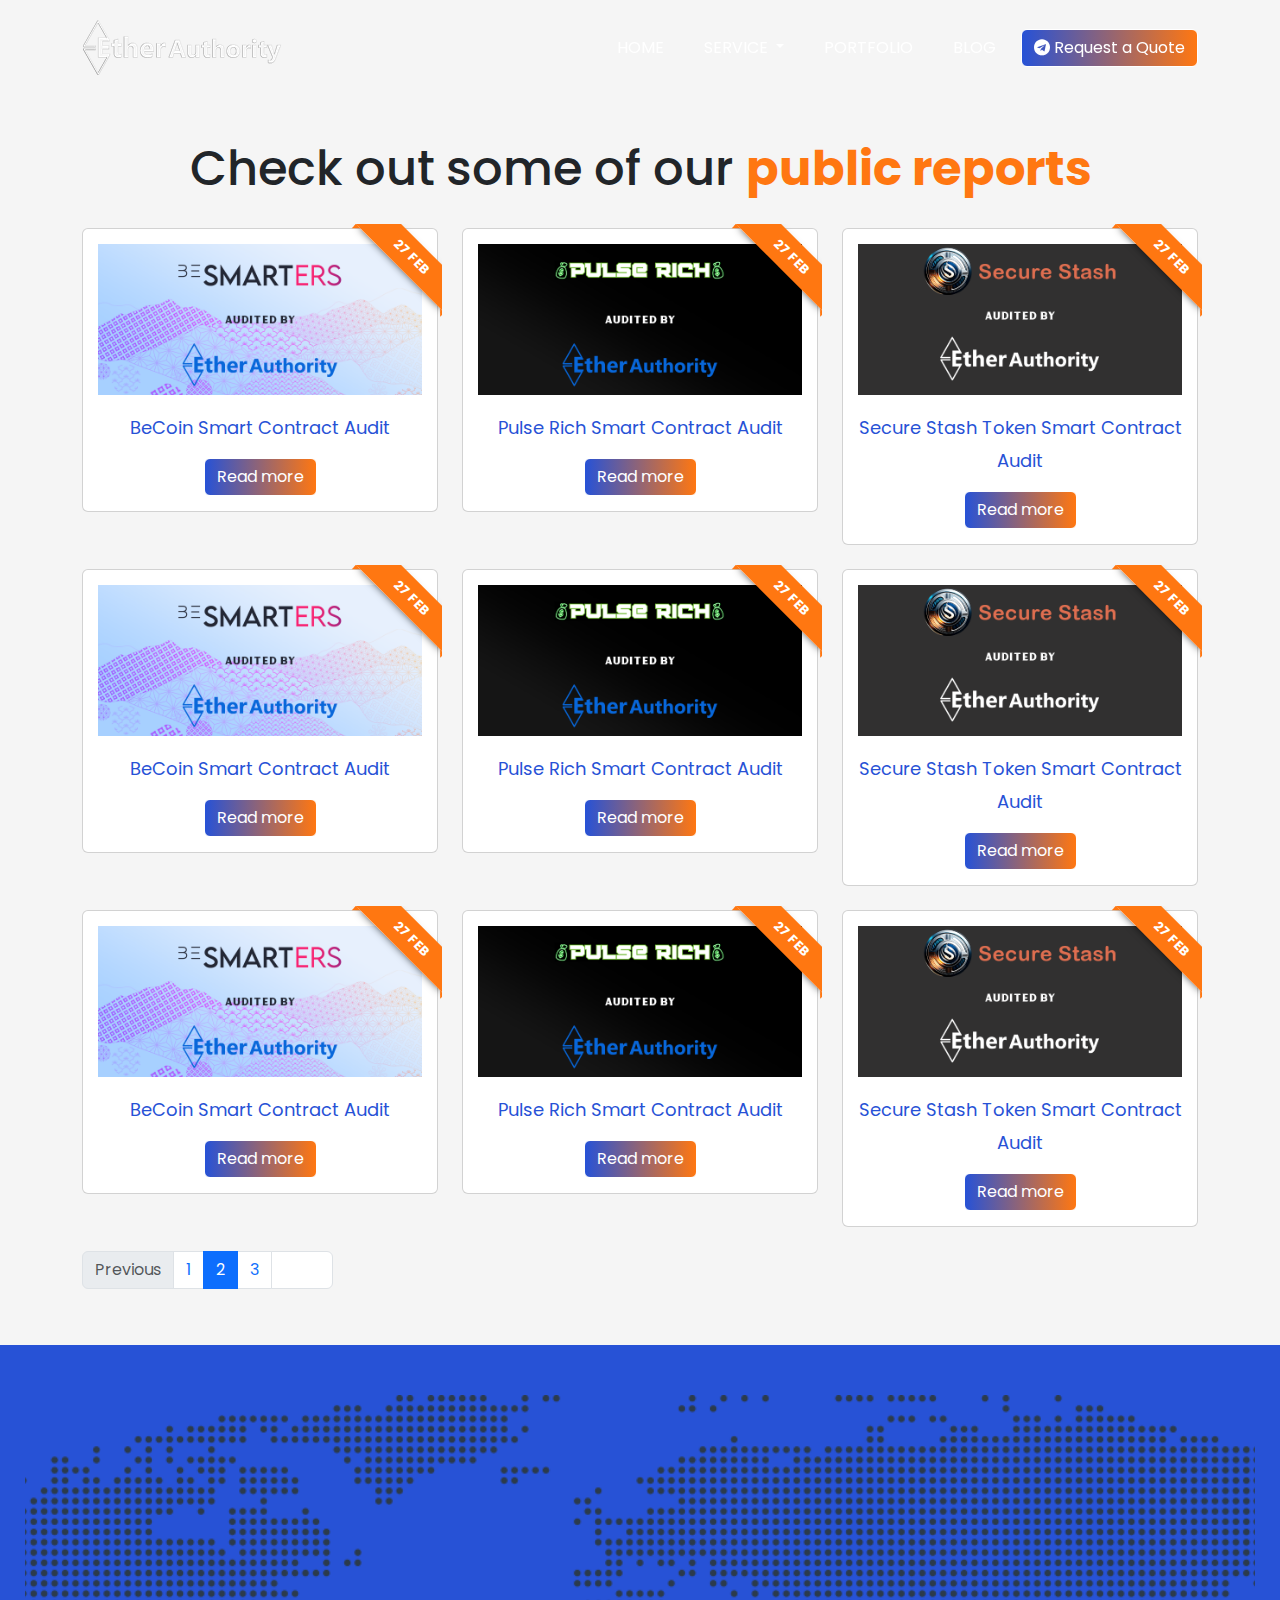
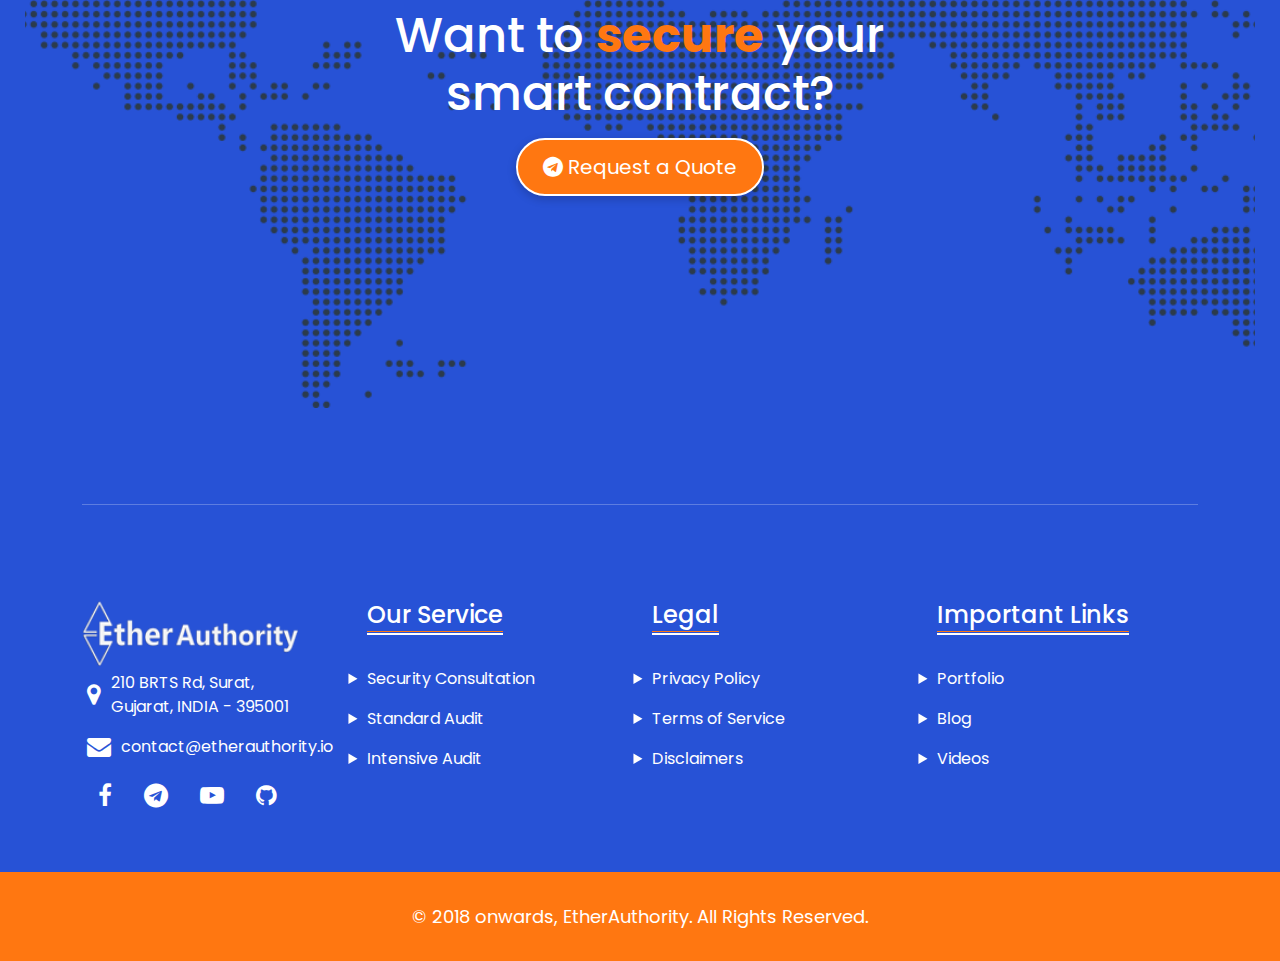
<file: portfolio.html>
<!DOCTYPE html>
<html lang="en">
<head>
    <meta charset="UTF-8">
    <meta name="viewport" content="width=device-width, initial-scale=1.0">
    <title>Portfolio - EtherAuthority - A Premier Smart Contract Audit Company | Web3 Security Redefined</title>
    <link rel="preconnect" href="https://fonts.googleapis.com">
    <link rel="preconnect" href="https://fonts.gstatic.com" crossorigin>
    <link href="https://fonts.googleapis.com/css2?family=Poppins:ital,wght@0,100;0,200;0,300;0,400;0,500;0,600;0,700;0,800;0,900;1,100;1,200;1,300;1,400;1,500;1,600;1,700;1,800;1,900&display=swap" rel="stylesheet">
    <link rel="stylesheet" href="css/font-awesome.min.css">
    <link rel="stylesheet" href="css/bootstrap.min.css">
    <link rel="stylesheet" href="css/style.css">
    <link rel="stylesheet" href="css/slick.css">
    <link rel="stylesheet" href="css/owl.carousel.min.css">
    <link rel="stylesheet" href="css/animate.css">
    <link rel="icon" href="img/favicon.png" sizes="32x32" />
    <link rel="icon" href="img/favicon.png" sizes="192x192" />
    <link rel="apple-touch-icon" href="img/favicon.png" />
    <meta name="msapplication-TileImage" content="img/favicon.png" />
</head>
<body class="poppins-regular">
    <section class="header">
        <nav class="navbar nav-menu secondary-color-bg navbar-expand-lg bg-body-tertiary">
            <div class="container">
              <a class="navbar-brand" href="index.html">
                <img src="img/logoetherAuthority.png" alt="logoetherAuthority">
              </a>
              <button class="navbar-toggler" type="button" data-bs-toggle="collapse" data-bs-target="#navbarSupportedContent" aria-controls="navbarSupportedContent" aria-expanded="false" aria-label="Toggle navigation">
                <i class="fa fa-bars" aria-hidden="true"></i>
              </button>
              <div class="collapse navbar-collapse" id="navbarSupportedContent">
                <ul class="navbar-nav ms-auto mb-2 mb-lg-0">
                  <li class="nav-item">
                    <a class="nav-link active" aria-current="page" href="index.html">HOME</a>
                  </li>
                  <li class="nav-item dropdown">
                    <a class="nav-link dropdown-toggle" href="#" role="button" data-bs-toggle="dropdown" aria-expanded="false">
                      SERVICE
                    </a>
                    <div class="dropdown-menu px-3 rounded-3 border-0 shadow">
                      <div class="row py-5">
                        <div class="col-sm-12 col-md-6 col-lg-3 col-xl-4">
                          <div class="eth-b-lgo">
                            <img src="img/EtherAuthorityLogo1400.png" style="width: 100px;" alt="logoetherAuthority">
                          </div>
                          <div class="menu-headline mb-3">
                            <h3>Audit Services, Pen Testing, Due Diligence, Insurance and KYC</h3>
                          </div>
                          <div class="links">
                            <a href="#">Learn more about our Audit Process <i class="fa fa-link" aria-hidden="true"></i></a>
                          </div>
                        </div>
                        <div class="col-sm-12 col-md-6 col-lg-3 col-xl-3 nav-menu-list">
                          <h5>Audit Services</h5>
                          <div class="h-[2px] w-12 rounded-full bg-secondary"></div>
                          <ul class="nav flex-column">
                            <li class="nav-item">
                              <a class="nav-link" href="#">BNB Audit</a>
                            </li>
                            <li class="nav-item">
                              <a class="nav-link" href="#">stETH Audit</a>
                            </li>
                            <li class="nav-item">
                              <a class="nav-link" href="#">Ton Audit</a>
                            </li>
                            <li class="nav-item">
                              <a class="nav-link" href="#">TRON Audit</a>
                            </li>
                            <li class="nav-item">
                              <a class="nav-link" href="#">Theta Audit</a>
                            </li>
                            <li class="nav-item">
                              <a class="nav-link" href="#">Matic Audit</a>
                            </li>
                            <li class="nav-item">
                              <a class="nav-link" href="#">Wrapped Audit</a>
                            </li>
                            <li class="nav-item">
                              <a class="nav-link" href="#">Polkadot Audit</a>
                            </li>
                            <li class="nav-item">
                              <a class="nav-link" href="#">Dai Audit</a>
                            </li>
                            <li class="nav-item">
                              <a class="nav-link" href="#">TrueUSD Audit</a>
                            </li>
                            <li class="nav-item">
                              <a class="nav-link" href="#">Uniswap Audit</a>
                            </li>
                            <li class="nav-item">
                              <a class="nav-link" href="#">OKB Audit</a>
                            </li>
                            <li class="nav-item">
                              <a class="nav-link" href="#">Cronos Audit</a>
                            </li>
                            <li class="nav-item">
                              <a class="nav-link" href="#">VeChain Audit</a>
                            </li>
                            <li class="nav-item">
                              <a class="nav-link" href="#">Arbitrum (ARB) Audit</a>
                            </li>
                            <li class="nav-item">
                              <a class="nav-link" href="#">Mantle Audit</a>
                            </li>
                            <li class="nav-item">
                              <a class="nav-link" href="#">Quant Audit</a>
                            </li>
                            <li class="nav-item">
                              <a class="nav-link" href="#">Lido Audit</a>
                            </li>
                            <li class="nav-item">
                              <a class="nav-link" href="#">LAToken Audit</a>
                            </li>
                          </ul>
                        </div>
                        <div class="col-sm-12 col-md-6 col-lg-3 col-xl-3 nav-menu-list">
                          <h5>Due Diligence</h5>
                          <ul class="nav flex-column">
                            <li class="nav-item">
                              <a class="nav-link" href="#">Defi Diligence</a>
                            </li>
                            <li class="nav-item">
                              <a class="nav-link" href="#">NFT Diligence</a>
                            </li>
                            <li class="nav-item">
                              <a class="nav-link" href="#">Rug Pull Diligence</a>
                            </li>
                          </ul>
                        </div>
                        <div class="col-sm-12 col-md-6 col-lg-3 col-xl-2 nav-menu-list">
                          <h5>Enhanced Security</h5>
                          <ul class="nav flex-column">
                            <li class="nav-item">
                              <a class="nav-link" href="#">Security Consultation</a>
                            </li>
                            <li class="nav-item">
                              <a class="nav-link" href="#">Blockchain Forensics</a>
                            </li>
                            <li class="nav-item">
                              <a class="nav-link" href="#">KYC</a>
                            </li>
                            <li class="nav-item">
                              <a class="nav-link" href="#">Read Teaming</a>
                            </li>
                            <li class="nav-item">
                              <a class="nav-link" href="#">dAap Architecture Consultancy</a>
                            </li>
                            <li class="nav-item">
                              <a class="nav-link" href="#">Insurance </a>
                            </li>
                          </ul>
                        </div>
                        
                      </div>
                    </div>
                  </li>
                  <li class="nav-item">
                    <a class="nav-link" href="portfolio.html">PORTFOLIO</a>
                  </li>
                  <li class="nav-item">
                    <a class="nav-link" href="blog.html" aria-disabled="true">BLOG</a>
                  </li>
                </ul>
                <form class="d-flex" role="search">
                  <!-- <input class="form-control me-2" type="search" placeholder="Search" aria-label="Search"> -->
                  <a class="btn btn-danger text-white" href="https://t.me/ethetauthority" role="button" target="_blank"><i class="fa fa-telegram" aria-hidden="true"></i> Request a Quote</a>
                </form>
              </div>
            </div>
          </nav>
    </section>
    
    <section class="ea-portfolio">
        <div class="container">
            <div class="row">
                <div class="col-sm-12">
                    <div class="ea-main-title">
                        <h2>Check out some of our  <span class="ea-highlight-text">public reports</span></h2>
                    </div>
                </div>
            </div>
            <div class="row">
                <div class="col-sm-12 col-md-6 col-lg-4 col-xl-4 col-xxl-4">
                  <div class="card blog-card">
                    <div class="ribbon"><span>27 Feb</span></div>
                    <a class="figure" href="#">
                        <img src="img/besmarters.png" alt="besmarters">
                    </a>
                    <p>
                        <a href="#">BeCoin Smart Contract Audit </a>
                    </p>
                    <a href="#" class="btn btn-danger">Read more</a>
                  </div>
                </div>
                <div class="col-sm-12 col-md-6 col-lg-4 col-xl-4 col-xxl-4">
                  <div class="card blog-card">
                    <div class="ribbon"><span>27 Feb</span></div>
                    <a class="figure" href="#">
                        <img src="img/PulseRich.png" alt="PulseRich">
                    </a>
                    <p>
                        <a href="#"> Pulse Rich Smart Contract Audit </a>
                    </p>
                    <a href="#" class="btn btn-danger">Read more</a>
                  </div>
                </div>
                <div class="col-sm-12 col-md-6 col-lg-4 col-xl-4 col-xxl-4">
                  <div class="card blog-card">
                    <div class="ribbon"><span>27 Feb</span></div>
                    <a class="figure" href="#">
                        <img src="img/152-Secure-Stash-Token.png" alt="business-gfb7f10ef4_1280-350x250">
                    </a>
                    <p>
                        <a href="#">Secure Stash Token Smart Contract Audit </a>
                    </p>
                    <a href="#" class="btn btn-danger">Read more</a>
                  </div>
                </div>
                <div class="col-sm-12 col-md-6 col-lg-4 col-xl-4 col-xxl-4">
                    <div class="card blog-card">
                      <div class="ribbon"><span>27 Feb</span></div>
                      <a class="figure" href="">
                          <img src="img/besmarters.png" alt="besmarters">
                      </a>
                      <p>
                          <a href="#">BeCoin Smart Contract Audit </a>
                      </p>
                      <a href="#" class="btn btn-danger">Read more</a>
                    </div>
                  </div>
                  <div class="col-sm-12 col-md-6 col-lg-4 col-xl-4 col-xxl-4">
                    <div class="card blog-card">
                      <div class="ribbon"><span>27 Feb</span></div>
                      <a class="figure" href="#">
                          <img src="img/PulseRich.png" alt="PulseRich">
                      </a>
                      <p>
                          <a href="#"> Pulse Rich Smart Contract Audit </a>
                      </p>
                      <a href="#" class="btn btn-danger">Read more</a>
                    </div>
                  </div>
                  <div class="col-sm-12 col-md-6 col-lg-4 col-xl-4 col-xxl-4">
                    <div class="card blog-card">
                      <div class="ribbon"><span>27 Feb</span></div>
                      <a class="figure" href="#">
                          <img src="img/152-Secure-Stash-Token.png" alt="business-gfb7f10ef4_1280-350x250">
                      </a>
                      <p>
                          <a href="#">Secure Stash Token Smart Contract Audit </a>
                      </p>
                      <a href="#" class="btn btn-danger">Read more</a>
                    </div>
                  </div>
                  <div class="col-sm-12 col-md-6 col-lg-4 col-xl-4 col-xxl-4">
                    <div class="card blog-card">
                      <div class="ribbon"><span>27 Feb</span></div>
                      <a class="figure" href="">
                          <img src="img/besmarters.png" alt="besmarters">
                      </a>
                      <p>
                          <a href="#">BeCoin Smart Contract Audit </a>
                      </p>
                      <a href="#" class="btn btn-danger">Read more</a>
                    </div>
                  </div>
                  <div class="col-sm-12 col-md-6 col-lg-4 col-xl-4 col-xxl-4">
                    <div class="card blog-card">
                      <div class="ribbon"><span>27 Feb</span></div>
                      <a class="figure" href="#">
                          <img src="img/PulseRich.png" alt="PulseRich">
                      </a>
                      <p>
                          <a href="#"> Pulse Rich Smart Contract Audit </a>
                      </p>
                      <a href="#" class="btn btn-danger">Read more</a>
                    </div>
                  </div>
                  <div class="col-sm-12 col-md-6 col-lg-4 col-xl-4 col-xxl-4">
                    <div class="card blog-card">
                      <div class="ribbon"><span>27 Feb</span></div>
                      <a class="figure" href="#">
                          <img src="img/152-Secure-Stash-Token.png" alt="business-gfb7f10ef4_1280-350x250">
                      </a>
                      <p>
                          <a href="#">Secure Stash Token Smart Contract Audit </a>
                      </p>
                      <a href="#" class="btn btn-danger">Read more</a>
                    </div>
                  </div>
              </div>
              <div class="row">
                <div class="col-md-12">
                    <nav aria-label="...">
                        <ul class="pagination">
                          <li class="page-item disabled">
                            <a class="page-link" href="#" tabindex="-1">Previous</a>
                          </li>
                          <li class="page-item"><a class="page-link" href="#">1</a></li>
                          <li class="page-item active">
                            <a class="page-link" href="#">2 <span class="sr-only">(current)</span></a>
                          </li>
                          <li class="page-item"><a class="page-link" href="#">3</a></li>
                          <li class="page-item">
                            <a class="page-link" href="#">Next</a>
                          </li>
                        </ul>
                      </nav>
                </div>
              </div>
        </div>
    </section>
    
    <section class="ea-footer">
      <div class="ea-footer-bg-img">
        <div class="container">
          <div class="row justify-content-center">
            <div class="col-md-10">
              <div class="card1">
                <div class="ea-card-body2 text-center">
                  <h3 class="text-center mb-3">
                    Want to <span class="ea-highlight-text">secure</span> your <br>smart contract?
                  </h3>
                  <a href="https://t.me/EtherAuthority" class="btn btn-danger btn-lg ea-get-started-now"><i class="fa fa-telegram" aria-hidden="true"></i> Request a Quote</a>
                </div>
              </div>
            </div>
          </div>
        </div>
      </div>
      <div class="container">
        <div class="row">
          <div class="col-md-12">
            <hr>
          </div>
        </div>
      </div>
      <div class="container">
        <div class="row">
          <div class="col-sm-12 col-md-6 col-lg-3 col-xl-3 col-xxl-3">
            <div class="logo">
              <img width="217" height="65" src="img/logoetherAuthority.png" class="attachment-full size-full wp-image-6791" alt="" loading="lazy">
            </div>
            <div class="address">
              <span>
                <i class="fa fa-map-marker" aria-hidden="true"></i> 
              </span>
              <span>
                210 BRTS Rd, Surat,<br> Gujarat, INDIA - 395001
              </span>
            </div>
            <div class="email">
              <span><i class="fa fa-envelope" aria-hidden="true"></i></span>
              <span>
                 contact@etherauthority.io
              </span>
            </div>
            <div class="social-media">
              <ul class="nav">
                <li class="nav-item">
                  <a class="nav-link" aria-current="page" href="https://www.facebook.com/EtherAuthority" target="_blank"><i class="fa fa-facebook" aria-hidden="true"></i></a>
                </li>
                <li class="nav-item">
                  <a class="nav-link" href="https://t.me/EtherAuthority" target="_blank"><i class="fa fa-telegram" aria-hidden="true"></i></a>
                </li>
                <li class="nav-item">
                  <a class="nav-link" href="https://www.youtube.com/channel/UCOW2MNIhdrUsE_etsh9UpIQ" target="_blank"><i class="fa fa-youtube-play" aria-hidden="true"></i></a>
                </li>
                <li class="nav-item">
                  <a class="nav-link" href="https://github.com/EtherAuthority" aria-disabled="true" target="_blank"><i class="fa fa-github" aria-hidden="true"></i></a>
                </li>
              </ul>
            </div>
          </div>
          <div class="col-sm-12 col-md-6 col-lg-3 col-xl-3 col-xxl-3 ea-footer-menu">
            <h5><span>Our Service</span></h5>
            <ul class="nav flex-column">
              <li class="nav-item">
                <a class="nav-link" href="#">Security Consultation</a>
              </li>
              <li class="nav-item">
                <a class="nav-link" href="#">Standard Audit</a>
              </li>
              <li class="nav-item">
                <a class="nav-link" href="#">Intensive Audit</a>
              </li>
            </ul>
          </div>
          <div class="col-sm-12 col-md-6 col-lg-3 col-xl-3 col-xxl-3 ea-footer-menu">
            <h5><span>Legal</span></h5>
            <ul class="nav flex-column">
              <li class="nav-item">
                <a class="nav-link" href="privacy-policy.html">Privacy Policy</a>
              </li>
              <li class="nav-item">
                <a class="nav-link" href="terms-of-service.html">Terms of Service</a>
              </li>
              <li class="nav-item">
                <a class="nav-link" href="disclaimers.html">Disclaimers</a>
              </li>
            </ul>
          </div>
          <div class="col-sm-12 col-md-6 col-lg-3 col-xl-3 col-xxl-3 ea-footer-menu">
            <h5><span>Important Links</span></h5>
            <ul class="nav flex-column">
              <li class="nav-item">
                <a class="nav-link" href="portfolio.html">Portfolio</a>
              </li>
              <li class="nav-item">
                <a class="nav-link" href="blog.html">Blog</a>
              </li>
              <li class="nav-item">
                <a class="nav-link" href="https://www.youtube.com/channel/UCOW2MNIhdrUsE_etsh9UpIQ" target="_blank">Videos</a>
              </li>
            </ul>
          </div>
        </div>
      </div>
    </section>
    <section class="ea-ft-bottom">
      <div class="container">
        <div class="row">
          <div class="col-md-12">
            <p class="ekit-heading--title elementskit-section-title ">© 2018 onwards, <span>EtherAuthority</span>. All Rights Reserved.</p>
          </div>
        </div>
      </div>
    </section>

    <script src="js/bootstrap.bundle.js"></script>
    <!-- <script src="js/jquery.min.js"></script> -->
    <script src="https://cdnjs.cloudflare.com/ajax/libs/jquery/2.2.2/jquery.min.js"></script>
    <script src="js/script.js"></script>
    <script src="js/slick.min.js"></script>
    <script src="js/owl.carousel.min.js"></script>
    <script src="js/snap.svg.js"></script>
    <script>
      $('.custom-slider').slick({
        slidesToShow: 4,
        slidesToScroll: 1,
        autoplay: true,
        autoplaySpeed: 2000,
      responsive: [
          {
              breakpoint: 1200,
              settings: {
                slidesToShow: 3,
                slidesToScroll: 1,
                infinite: true,
                dots: false
              }
            },
          {
              breakpoint: 900,
              settings: {
                slidesToShow: 2,
                slidesToScroll: 1,
                infinite: true,
                dots: false
              }
            },
          {
              breakpoint: 550,
              settings: {
                slidesToShow: 1,
                slidesToScroll: 1,
                infinite: true,
                dots: false
              }
            }
          ]
      });


      (function($) {
	
        "use strict";
        
        // Testimonial Carousel
        if ($('.testimonial-carousel').length) {
          $('.testimonial-carousel').owlCarousel({
            animateOut: 'slideOutDown',
              animateIn: 'zoomIn',
            loop:true,
            margin:0,
            nav:true,
            smartSpeed: 300,
            autoplay: 7000,
            navText: [ '<span class="arrow-left"></span>', '<span class="arrow-right"></span>' ],
            responsive:{
              0:{
                items:1
              },
              600:{
                items:1
              },
              800:{
                items:1
              },
              1024:{
                items:1
              }
            }
          });  		
        }
        
      })(window.jQuery);
    </script>
    <script>
      // Pen JS Starts Here
jQuery(document).ready(function(){

// SVG 
var snapC = Snap("#svgC"); 

// SVG C - "Squiggly" Path
var myPathC = snapC.path("M62.9 14.9c-25-7.74-56.6 4.8-60.4 24.3-3.73 19.6 21.6 35 39.6 37.6 42.8 6.2 72.9-53.4 116-58.9 65-18.2 191 101 215 28.8 5-16.7-7-49.1-34-44-34 11.5-31 46.5-14 69.3 9.38 12.6 24.2 20.6 39.8 22.9 91.4 9.05 102-98.9 176-86.7 18.8 3.81 33 17.3 36.7 34.6 2.01 10.2.124 21.1-5.18 30.1").attr({
  id: "squiggle",
  fill: "none",
  strokeWidth: "1",
  stroke: "rgba(0,0,0,0.1)",
  strokeMiterLimit: "10",
  strokeDasharray: "5 10",
  strokeDashOffset: "180"
});

// SVG C - Triangle (As Polyline)
var Triangle = snapC.polyline("0, 30, 15, 0, 30, 30");
Triangle.attr({
  id: "plane",
  fill: "rgba(0,0,0,0.050)"
}); 

initTriangle();

// Initialize Triangle on Path
function initTriangle(){
  var triangleGroup = snapC.g( Triangle ); // Group polyline 
  movePoint = myPathC.getPointAtLength(length);
  triangleGroup.transform( 't' + parseInt(movePoint.x - 15) + ',' + parseInt( movePoint.y - 15) + 'r' + (movePoint.alpha - 90));
}

// SVG C - Draw Path
var lenC = myPathC.getTotalLength();

// SVG C - Animate Path
function animateSVG() {
  
  myPathC.attr({
    stroke: 'rgba(0,0,0,0.1)',
    strokeWidth: 1,
    fill: 'none',
    // Draw Path
    "stroke-dasharray": "5 10",
    "stroke-dashoffset": "180"
  }).animate({"stroke-dashoffset": 10}, 2500,mina.easeinout);
  
  var triangleGroup = snapC.g( Triangle ); // Group polyline

  setTimeout( function() {
    Snap.animate(0, lenC, function( value ) {
 
      movePoint = myPathC.getPointAtLength( value );
    
      triangleGroup.transform( 't' + parseInt(movePoint.x - 15) + ',' + parseInt( movePoint.y - 15) + 'r' + (movePoint.alpha - 90));
  
    }, 2500,mina.easeinout, function(){
    });
  });
  
} 


// Animate Button
function kapow(){
  $(window).on('scroll', function (){       
    // Run SVG
    animateSVG();      
  });
}

kapow();

});


    </script>
</body>
</html>
</file>
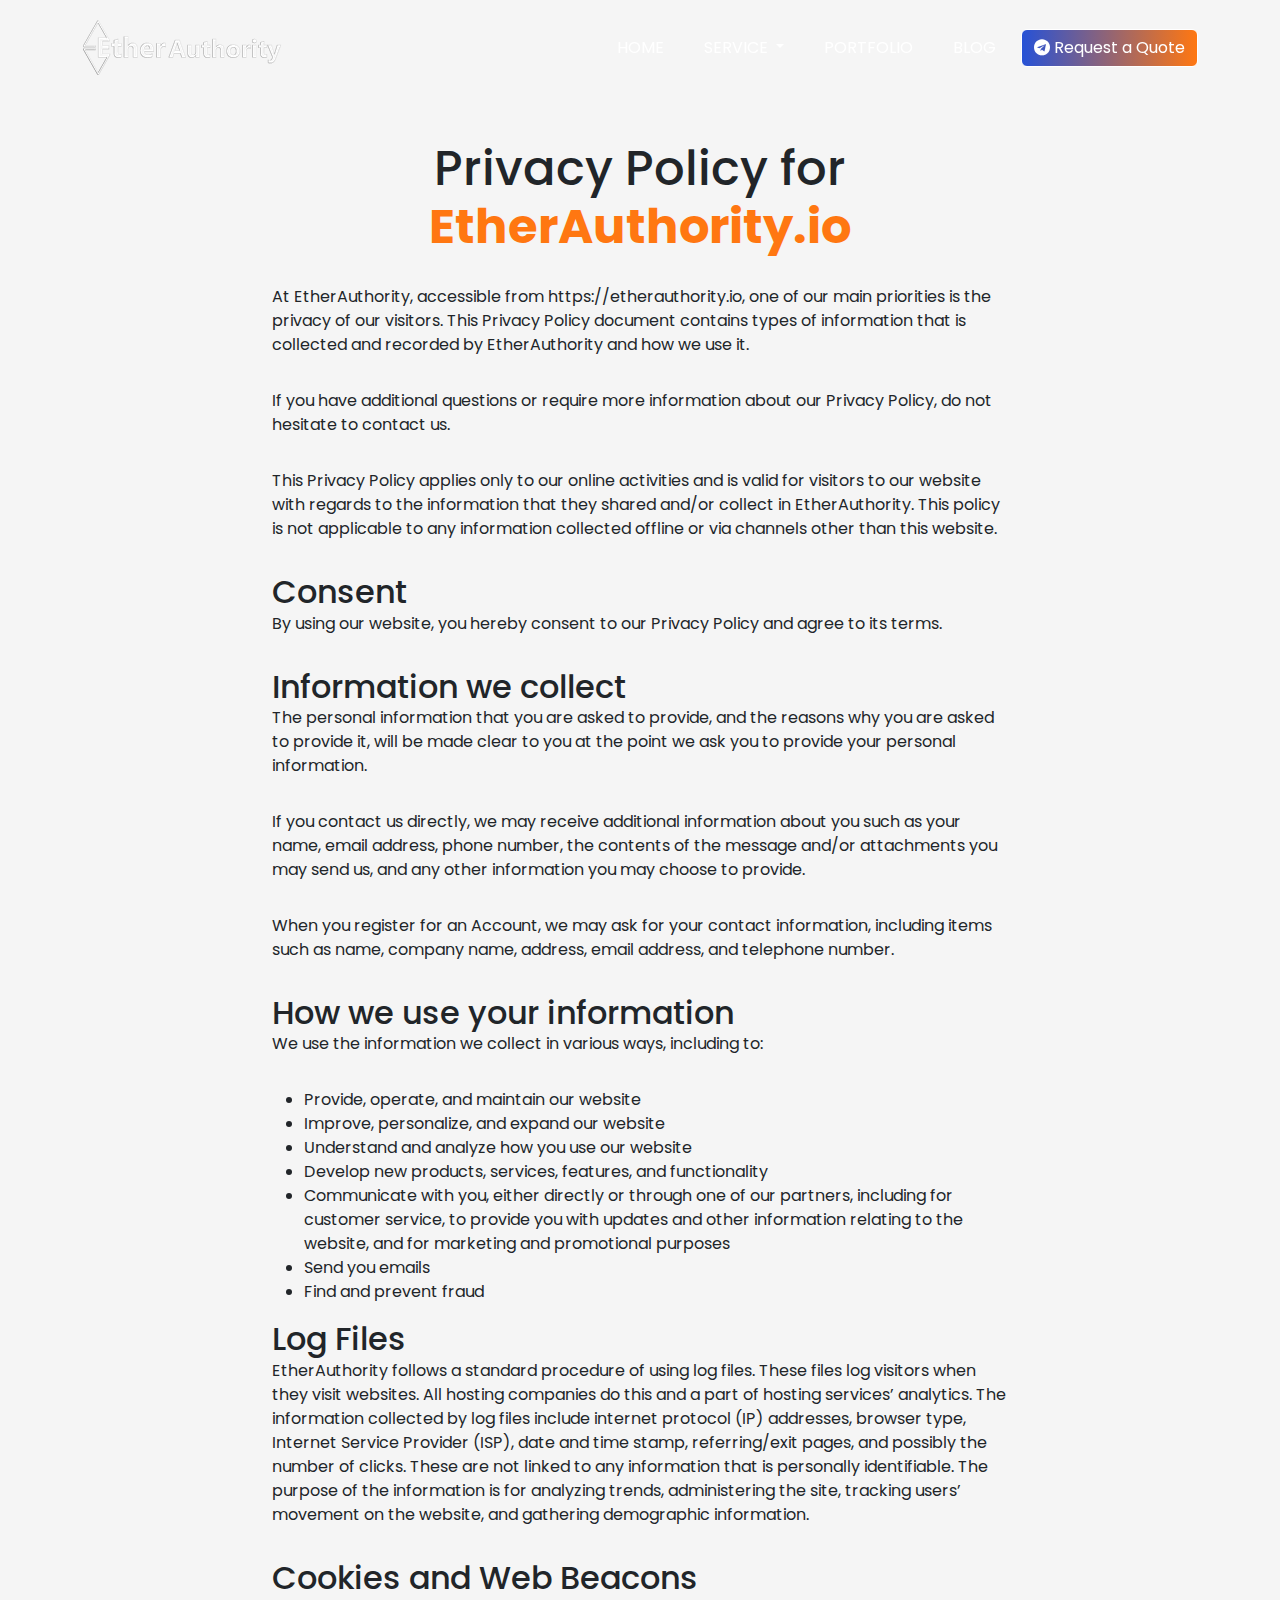
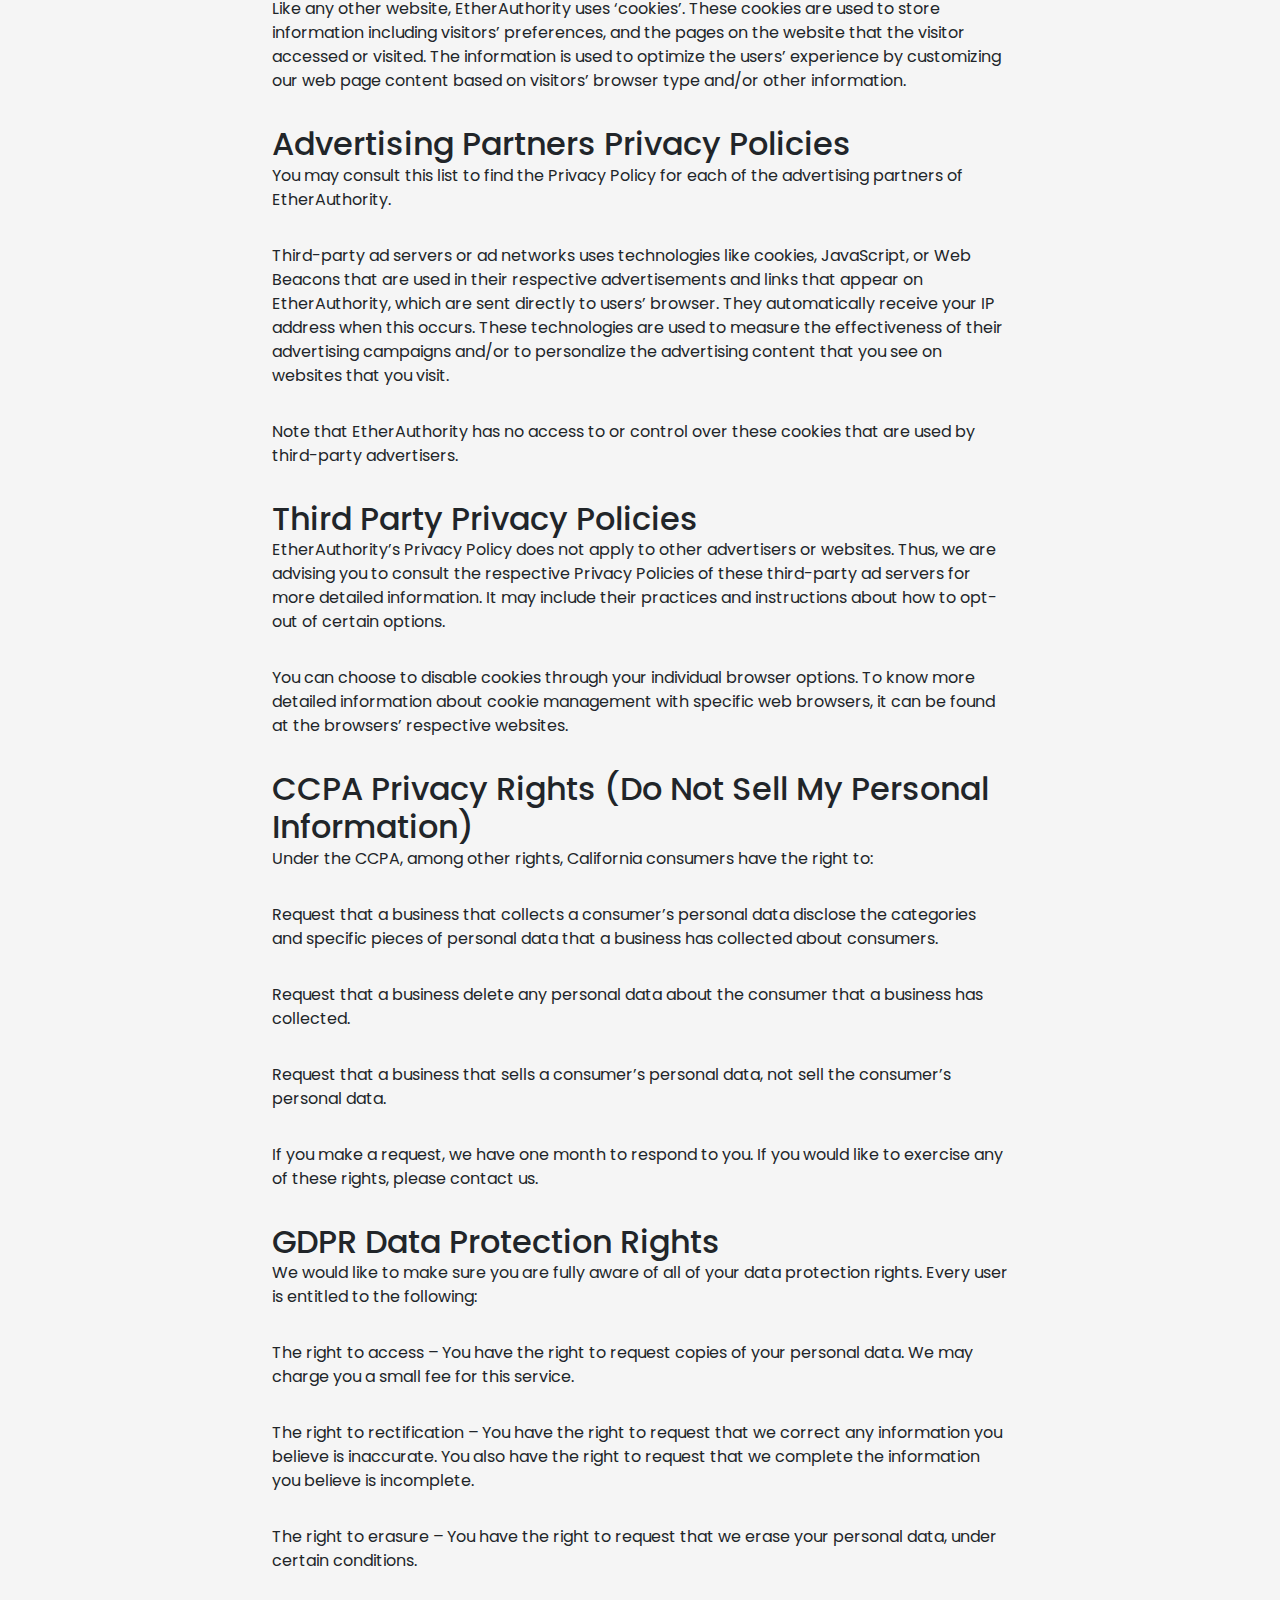
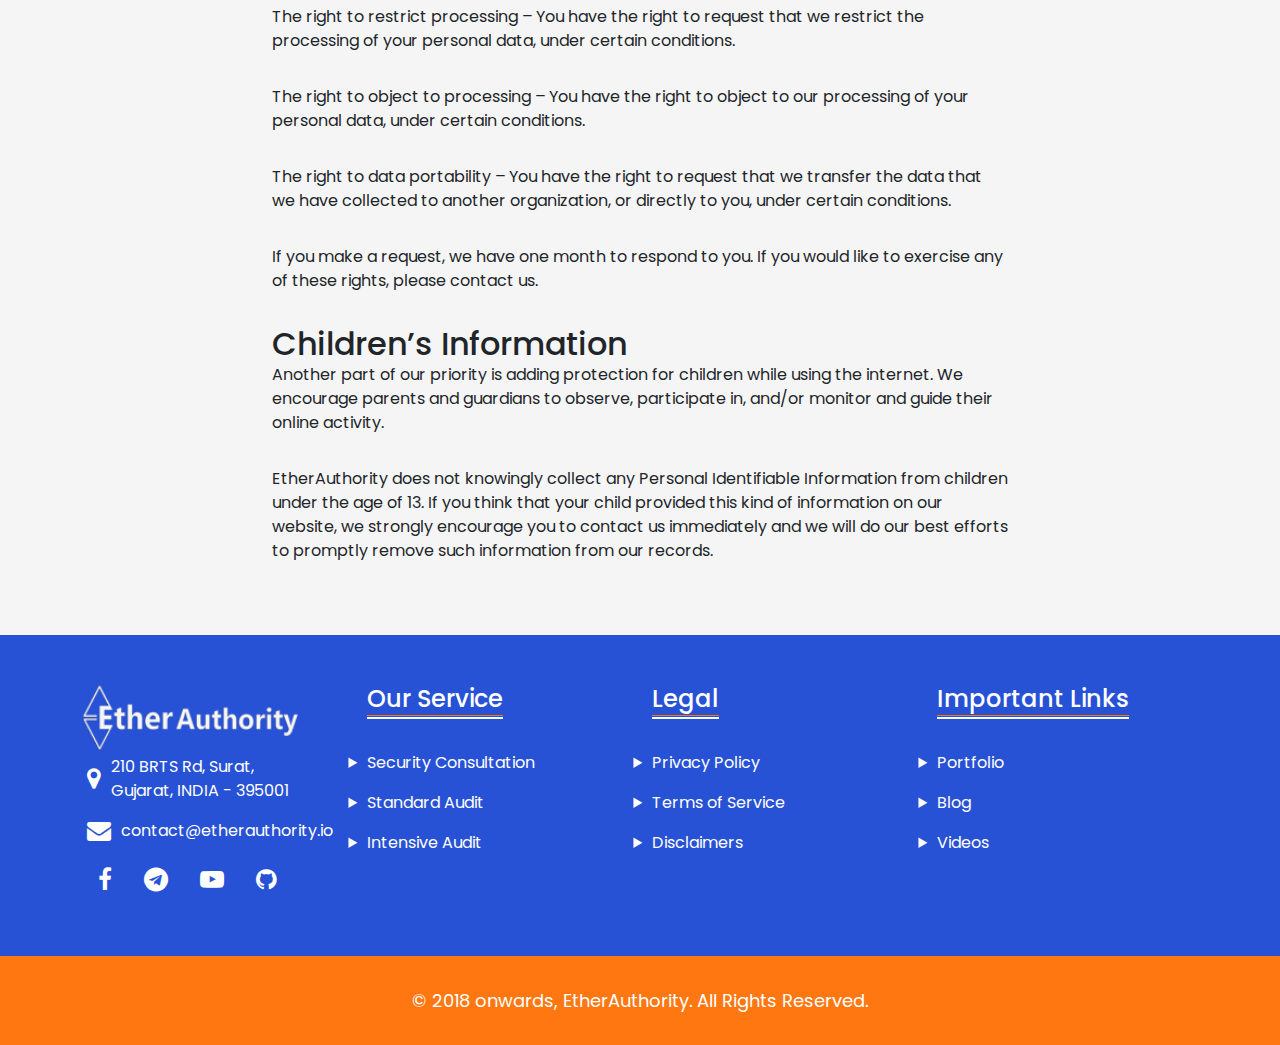
<file: privacy-policy.html>
<!DOCTYPE html>
<html lang="en">
<head>
    <meta charset="UTF-8">
    <meta name="viewport" content="width=device-width, initial-scale=1.0">
    <title>Privacy Policy - EtherAuthority - A Premier Smart Contract Audit Company | Web3 Security Redefined</title>
    <link rel="preconnect" href="https://fonts.googleapis.com">
    <link rel="preconnect" href="https://fonts.gstatic.com" crossorigin>
    <link href="https://fonts.googleapis.com/css2?family=Poppins:ital,wght@0,100;0,200;0,300;0,400;0,500;0,600;0,700;0,800;0,900;1,100;1,200;1,300;1,400;1,500;1,600;1,700;1,800;1,900&display=swap" rel="stylesheet">
    <link rel="stylesheet" href="css/font-awesome.min.css">
    <link rel="stylesheet" href="css/bootstrap.min.css">
    <link rel="stylesheet" href="css/style.css">
    <link rel="stylesheet" href="css/slick.css">
    <link rel="stylesheet" href="css/owl.carousel.min.css">
    <link rel="stylesheet" href="css/animate.css">
    <link rel="icon" href="img/favicon.png" sizes="32x32" />
    <link rel="icon" href="img/favicon.png" sizes="192x192" />
    <link rel="apple-touch-icon" href="img/favicon.png" />
    <meta name="msapplication-TileImage" content="img/favicon.png" />
</head>
<body class="poppins-regular">
    <section class="header">
        <nav class="navbar nav-menu secondary-color-bg navbar-expand-lg bg-body-tertiary">
            <div class="container">
              <a class="navbar-brand" href="index.html">
                <img src="img/logoetherAuthority.png" alt="logoetherAuthority">
              </a>
              <button class="navbar-toggler" type="button" data-bs-toggle="collapse" data-bs-target="#navbarSupportedContent" aria-controls="navbarSupportedContent" aria-expanded="false" aria-label="Toggle navigation">
                <i class="fa fa-bars" aria-hidden="true"></i>
              </button>
              <div class="collapse navbar-collapse" id="navbarSupportedContent">
                <ul class="navbar-nav ms-auto mb-2 mb-lg-0">
                  <li class="nav-item">
                    <a class="nav-link active" aria-current="page" href="index.html">HOME</a>
                  </li>
                  <li class="nav-item dropdown">
                    <a class="nav-link dropdown-toggle" href="#" role="button" data-bs-toggle="dropdown" aria-expanded="false">
                      SERVICE
                    </a>
                    <div class="dropdown-menu px-3 rounded-3 border-0 shadow">
                      <div class="row py-5">
                        <div class="col-sm-12 col-md-6 col-lg-3 col-xl-4">
                          <div class="eth-b-lgo">
                            <img src="img/EtherAuthorityLogo1400.png" style="width: 100px;" alt="logoetherAuthority">
                          </div>
                          <div class="menu-headline mb-3">
                            <h3>Audit Services, Pen Testing, Due Diligence, Insurance and KYC</h3>
                          </div>
                          <div class="links">
                            <a href="#">Learn more about our Audit Process <i class="fa fa-link" aria-hidden="true"></i></a>
                          </div>
                        </div>
                        <div class="col-sm-12 col-md-6 col-lg-3 col-xl-3 nav-menu-list">
                          <h5>Audit Services</h5>
                          <div class="h-[2px] w-12 rounded-full bg-secondary"></div>
                          <ul class="nav flex-column">
                            <li class="nav-item">
                              <a class="nav-link" href="#">BNB Audit</a>
                            </li>
                            <li class="nav-item">
                              <a class="nav-link" href="#">stETH Audit</a>
                            </li>
                            <li class="nav-item">
                              <a class="nav-link" href="#">Ton Audit</a>
                            </li>
                            <li class="nav-item">
                              <a class="nav-link" href="#">TRON Audit</a>
                            </li>
                            <li class="nav-item">
                              <a class="nav-link" href="#">Theta Audit</a>
                            </li>
                            <li class="nav-item">
                              <a class="nav-link" href="#">Matic Audit</a>
                            </li>
                            <li class="nav-item">
                              <a class="nav-link" href="#">Wrapped Audit</a>
                            </li>
                            <li class="nav-item">
                              <a class="nav-link" href="#">Polkadot Audit</a>
                            </li>
                            <li class="nav-item">
                              <a class="nav-link" href="#">Dai Audit</a>
                            </li>
                            <li class="nav-item">
                              <a class="nav-link" href="#">TrueUSD Audit</a>
                            </li>
                            <li class="nav-item">
                              <a class="nav-link" href="#">Uniswap Audit</a>
                            </li>
                            <li class="nav-item">
                              <a class="nav-link" href="#">OKB Audit</a>
                            </li>
                            <li class="nav-item">
                              <a class="nav-link" href="#">Cronos Audit</a>
                            </li>
                            <li class="nav-item">
                              <a class="nav-link" href="#">VeChain Audit</a>
                            </li>
                            <li class="nav-item">
                              <a class="nav-link" href="#">Arbitrum (ARB) Audit</a>
                            </li>
                            <li class="nav-item">
                              <a class="nav-link" href="#">Mantle Audit</a>
                            </li>
                            <li class="nav-item">
                              <a class="nav-link" href="#">Quant Audit</a>
                            </li>
                            <li class="nav-item">
                              <a class="nav-link" href="#">Lido Audit</a>
                            </li>
                            <li class="nav-item">
                              <a class="nav-link" href="#">LAToken Audit</a>
                            </li>
                          </ul>
                        </div>
                        <div class="col-sm-12 col-md-6 col-lg-3 col-xl-3 nav-menu-list">
                          <h5>Due Diligence</h5>
                          <ul class="nav flex-column">
                            <li class="nav-item">
                              <a class="nav-link" href="#">Defi Diligence</a>
                            </li>
                            <li class="nav-item">
                              <a class="nav-link" href="#">NFT Diligence</a>
                            </li>
                            <li class="nav-item">
                              <a class="nav-link" href="#">Rug Pull Diligence</a>
                            </li>
                          </ul>
                        </div>
                        <div class="col-sm-12 col-md-6 col-lg-3 col-xl-2 nav-menu-list">
                          <h5>Enhanced Security</h5>
                          <ul class="nav flex-column">
                            <li class="nav-item">
                              <a class="nav-link" href="#">Security Consultation</a>
                            </li>
                            <li class="nav-item">
                              <a class="nav-link" href="#">Blockchain Forensics</a>
                            </li>
                            <li class="nav-item">
                              <a class="nav-link" href="#">KYC</a>
                            </li>
                            <li class="nav-item">
                              <a class="nav-link" href="#">Read Teaming</a>
                            </li>
                            <li class="nav-item">
                              <a class="nav-link" href="#">dAap Architecture Consultancy</a>
                            </li>
                            <li class="nav-item">
                              <a class="nav-link" href="#">Insurance </a>
                            </li>
                          </ul>
                        </div>
                        
                      </div>
                    </div>
                  </li>
                  <li class="nav-item">
                    <a class="nav-link" href="portfolio.html">PORTFOLIO</a>
                  </li>
                  <li class="nav-item">
                    <a class="nav-link" href="blog.html" aria-disabled="true">BLOG</a>
                  </li>
                </ul>
                <form class="d-flex" role="search">
                  <!-- <input class="form-control me-2" type="search" placeholder="Search" aria-label="Search"> -->
                  <a class="btn btn-danger text-white" href="https://t.me/ethetauthority" role="button" target="_blank"><i class="fa fa-telegram" aria-hidden="true"></i> Request a Quote</a>
                </form>
              </div>
            </div>
          </nav>
    </section>
    <section class="ea-portfolio">
        <div class="container">
            <div class="row justify-content-center">
                <div class="col-sm-12 col-md-12 col-lg-8 col-xl-8 col-xxl-8">
                    <div class="ea-main-title">
                        <h2>Privacy Policy for <span class="ea-highlight-text">EtherAuthority.io</span></h2>
                    </div>
                </div>
            </div>
            <div class="row justify-content-center">
                <div class="col-sm-12 col-md-12 col-lg-8 col-xl-8 col-xxl-8">
                  <div class="entry-content clearfix">
                    <p>At EtherAuthority, accessible from https://etherauthority.io, one of our main priorities is the privacy of our visitors. This Privacy Policy document contains types of information that is collected and recorded by EtherAuthority and how we use it.</p>
                    <p>If you have additional questions or require more information about our Privacy Policy, do not hesitate to contact us.</p>
                    <p>This Privacy Policy applies only to our online activities and is valid for visitors to our website with regards to the information that they shared and/or collect in EtherAuthority. This policy is not applicable to any information collected offline or via channels other than this website. </p>
                    <h2>Consent</h2>
                    <p>By using our website, you hereby consent to our Privacy Policy and agree to its terms.</p>
                    <h2>Information we collect</h2>
                    <p>The personal information that you are asked to provide, and the reasons why you are asked to provide it, will be made clear to you at the point we ask you to provide your personal information.</p>
                    <p>If you contact us directly, we may receive additional information about you such as your name, email address, phone number, the contents of the message and/or attachments you may send us, and any other information you may choose to provide.</p>
                    <p>When you register for an Account, we may ask for your contact information, including items such as name, company name, address, email address, and telephone number.</p>
                    <h2>How we use your information</h2>
                    <p>We use the information we collect in various ways, including to:</p>
                    <ul><li>Provide, operate, and maintain our website</li><li>Improve, personalize, and expand our website</li><li>Understand and analyze how you use our website</li><li>Develop new products, services, features, and functionality</li><li>Communicate with you, either directly or through one of our partners, including for customer service, to provide you with updates and other information relating to the website, and for marketing and promotional purposes</li><li>Send you emails</li><li>Find and prevent fraud</li></ul>
                    <h2>Log Files</h2>
                    <p>EtherAuthority follows a standard procedure of using log files. These files log visitors when they visit websites. All hosting companies do this and a part of hosting services’ analytics. The information collected by log files include internet protocol (IP) addresses, browser type, Internet Service Provider (ISP), date and time stamp, referring/exit pages, and possibly the number of clicks. These are not linked to any information that is personally identifiable. The purpose of the information is for analyzing trends, administering the site, tracking users’ movement on the website, and gathering demographic information.</p>
                    <h2>Cookies and Web Beacons</h2>
                    <p>Like any other website, EtherAuthority uses ‘cookies’. These cookies are used to store information including visitors’ preferences, and the pages on the website that the visitor accessed or visited. The information is used to optimize the users’ experience by customizing our web page content based on visitors’ browser type and/or other information.</p>
                    <h2>Advertising Partners Privacy Policies</h2>
                    <p>You may consult this list to find the Privacy Policy for each of the advertising partners of EtherAuthority.</p>
                    <p>Third-party ad servers or ad networks uses technologies like cookies, JavaScript, or Web Beacons that are used in their respective advertisements and links that appear on EtherAuthority, which are sent directly to users’ browser. They automatically receive your IP address when this occurs. These technologies are used to measure the effectiveness of their advertising campaigns and/or to personalize the advertising content that you see on websites that you visit.</p>
                    <p>Note that EtherAuthority has no access to or control over these cookies that are used by third-party advertisers.</p>
                    <h2>Third Party Privacy Policies</h2>
                    <p>EtherAuthority’s Privacy Policy does not apply to other advertisers or websites. Thus, we are advising you to consult the respective Privacy Policies of these third-party ad servers for more detailed information. It may include their practices and instructions about how to opt-out of certain options.</p>
                    <p>You can choose to disable cookies through your individual browser options. To know more detailed information about cookie management with specific web browsers, it can be found at the browsers’ respective websites.</p>
                    <h2>CCPA Privacy Rights (Do Not Sell My Personal Information)</h2>
                    <p>Under the CCPA, among other rights, California consumers have the right to:</p>
                    <p>Request that a business that collects a consumer’s personal data disclose the categories and specific pieces of personal data that a business has collected about consumers.</p>
                    <p>Request that a business delete any personal data about the consumer that a business has collected.</p>
                    <p>Request that a business that sells a consumer’s personal data, not sell the consumer’s personal data.</p>
                    <p>If you make a request, we have one month to respond to you. If you would like to exercise any of these rights, please contact us.</p>
                    <h2>GDPR Data Protection Rights</h2>
                    <p>We would like to make sure you are fully aware of all of your data protection rights. Every user is entitled to the following:</p>
                    <p>The right to access – You have the right to request copies of your personal data. We may charge you a small fee for this service.</p>
                    <p>The right to rectification – You have the right to request that we correct any information you believe is inaccurate. You also have the right to request that we complete the information you believe is incomplete.</p>
                    <p>The right to erasure – You have the right to request that we erase your personal data, under certain conditions.</p>
                    <p>The right to restrict processing – You have the right to request that we restrict the processing of your personal data, under certain conditions.</p>
                    <p>The right to object to processing – You have the right to object to our processing of your personal data, under certain conditions.</p>
                    <p>The right to data portability – You have the right to request that we transfer the data that we have collected to another organization, or directly to you, under certain conditions.</p>
                    <p>If you make a request, we have one month to respond to you. If you would like to exercise any of these rights, please contact us.</p>
                    <h2>Children’s Information</h2>
                    <p>Another part of our priority is adding protection for children while using the internet. We encourage parents and guardians to observe, participate in, and/or monitor and guide their online activity.</p>
                    <p>EtherAuthority does not knowingly collect any Personal Identifiable Information from children under the age of 13. If you think that your child provided this kind of information on our website, we strongly encourage you to contact us immediately and we will do our best efforts to promptly remove such information from our records.</p>
                    </div>
                </div>
              </div>
        </div>
    </section>
    
    <section class="ea-footer">
      
      <div class="container">
        <div class="row">
          <div class="col-sm-12 col-md-6 col-lg-3 col-xl-3 col-xxl-3">
            <div class="logo">
              <img width="217" height="65" src="img/logoetherAuthority.png" class="attachment-full size-full wp-image-6791" alt="" loading="lazy">
            </div>
            <div class="address">
              <span>
                <i class="fa fa-map-marker" aria-hidden="true"></i> 
              </span>
              <span>
                210 BRTS Rd, Surat,<br> Gujarat, INDIA - 395001
              </span>
            </div>
            <div class="email">
              <span><i class="fa fa-envelope" aria-hidden="true"></i></span>
              <span>
                 contact@etherauthority.io
              </span>
            </div>
            <div class="social-media">
              <ul class="nav">
                <li class="nav-item">
                  <a class="nav-link" aria-current="page" href="https://www.facebook.com/EtherAuthority" target="_blank"><i class="fa fa-facebook" aria-hidden="true"></i></a>
                </li>
                <li class="nav-item">
                  <a class="nav-link" href="https://t.me/EtherAuthority" target="_blank"><i class="fa fa-telegram" aria-hidden="true"></i></a>
                </li>
                <li class="nav-item">
                  <a class="nav-link" href="https://www.youtube.com/channel/UCOW2MNIhdrUsE_etsh9UpIQ" target="_blank"><i class="fa fa-youtube-play" aria-hidden="true"></i></a>
                </li>
                <li class="nav-item">
                  <a class="nav-link" href="https://github.com/EtherAuthority" aria-disabled="true" target="_blank"><i class="fa fa-github" aria-hidden="true"></i></a>
                </li>
              </ul>
            </div>
          </div>
          <div class="col-sm-12 col-md-6 col-lg-3 col-xl-3 col-xxl-3 ea-footer-menu">
            <h5><span>Our Service</span></h5>
            <ul class="nav flex-column">
              <li class="nav-item">
                <a class="nav-link" href="#">Security Consultation</a>
              </li>
              <li class="nav-item">
                <a class="nav-link" href="#">Standard Audit</a>
              </li>
              <li class="nav-item">
                <a class="nav-link" href="#">Intensive Audit</a>
              </li>
            </ul>
          </div>
          <div class="col-sm-12 col-md-6 col-lg-3 col-xl-3 col-xxl-3 ea-footer-menu">
            <h5><span>Legal</span></h5>
            <ul class="nav flex-column">
              <li class="nav-item">
                <a class="nav-link" href="privacy-policy.html">Privacy Policy</a>
              </li>
              <li class="nav-item">
                <a class="nav-link" href="terms-of-service.html">Terms of Service</a>
              </li>
              <li class="nav-item">
                <a class="nav-link" href="disclaimers.html">Disclaimers</a>
              </li>
            </ul>
          </div>
          <div class="col-sm-12 col-md-6 col-lg-3 col-xl-3 col-xxl-3 ea-footer-menu">
            <h5><span>Important Links</span></h5>
            <ul class="nav flex-column">
              <li class="nav-item">
                <a class="nav-link" href="portfolio.html">Portfolio</a>
              </li>
              <li class="nav-item">
                <a class="nav-link" href="blog.html">Blog</a>
              </li>
              <li class="nav-item">
                <a class="nav-link" href="https://www.youtube.com/channel/UCOW2MNIhdrUsE_etsh9UpIQ" target="_blank">Videos</a>
              </li>
            </ul>
          </div>
        </div>
      </div>
    </section>
    <section class="ea-ft-bottom">
      <div class="container">
        <div class="row">
          <div class="col-md-12">
            <p class="ekit-heading--title elementskit-section-title ">© 2018 onwards, <span>EtherAuthority</span>. All Rights Reserved.</p>
          </div>
        </div>
      </div>
    </section>

    <script src="js/bootstrap.bundle.js"></script>
    <!-- <script src="js/jquery.min.js"></script> -->
    <script src="https://cdnjs.cloudflare.com/ajax/libs/jquery/2.2.2/jquery.min.js"></script>
    <script src="js/script.js"></script>
    <script src="js/slick.min.js"></script>
    <script src="js/owl.carousel.min.js"></script>
    <script src="js/snap.svg.js"></script>
    <script>
      $('.custom-slider').slick({
        slidesToShow: 4,
        slidesToScroll: 1,
        autoplay: true,
        autoplaySpeed: 2000,
      responsive: [
          {
              breakpoint: 1200,
              settings: {
                slidesToShow: 3,
                slidesToScroll: 1,
                infinite: true,
                dots: false
              }
            },
          {
              breakpoint: 900,
              settings: {
                slidesToShow: 2,
                slidesToScroll: 1,
                infinite: true,
                dots: false
              }
            },
          {
              breakpoint: 550,
              settings: {
                slidesToShow: 1,
                slidesToScroll: 1,
                infinite: true,
                dots: false
              }
            }
          ]
      });


      (function($) {
	
        "use strict";
        
        // Testimonial Carousel
        if ($('.testimonial-carousel').length) {
          $('.testimonial-carousel').owlCarousel({
            animateOut: 'slideOutDown',
              animateIn: 'zoomIn',
            loop:true,
            margin:0,
            nav:true,
            smartSpeed: 300,
            autoplay: 7000,
            navText: [ '<span class="arrow-left"></span>', '<span class="arrow-right"></span>' ],
            responsive:{
              0:{
                items:1
              },
              600:{
                items:1
              },
              800:{
                items:1
              },
              1024:{
                items:1
              }
            }
          });  		
        }
        
      })(window.jQuery);
    </script>
    <script>
      // Pen JS Starts Here
jQuery(document).ready(function(){

// SVG 
var snapC = Snap("#svgC"); 

// SVG C - "Squiggly" Path
var myPathC = snapC.path("M62.9 14.9c-25-7.74-56.6 4.8-60.4 24.3-3.73 19.6 21.6 35 39.6 37.6 42.8 6.2 72.9-53.4 116-58.9 65-18.2 191 101 215 28.8 5-16.7-7-49.1-34-44-34 11.5-31 46.5-14 69.3 9.38 12.6 24.2 20.6 39.8 22.9 91.4 9.05 102-98.9 176-86.7 18.8 3.81 33 17.3 36.7 34.6 2.01 10.2.124 21.1-5.18 30.1").attr({
  id: "squiggle",
  fill: "none",
  strokeWidth: "1",
  stroke: "rgba(0,0,0,0.1)",
  strokeMiterLimit: "10",
  strokeDasharray: "5 10",
  strokeDashOffset: "180"
});

// SVG C - Triangle (As Polyline)
var Triangle = snapC.polyline("0, 30, 15, 0, 30, 30");
Triangle.attr({
  id: "plane",
  fill: "rgba(0,0,0,0.050)"
}); 

initTriangle();

// Initialize Triangle on Path
function initTriangle(){
  var triangleGroup = snapC.g( Triangle ); // Group polyline 
  movePoint = myPathC.getPointAtLength(length);
  triangleGroup.transform( 't' + parseInt(movePoint.x - 15) + ',' + parseInt( movePoint.y - 15) + 'r' + (movePoint.alpha - 90));
}

// SVG C - Draw Path
var lenC = myPathC.getTotalLength();

// SVG C - Animate Path
function animateSVG() {
  
  myPathC.attr({
    stroke: 'rgba(0,0,0,0.1)',
    strokeWidth: 1,
    fill: 'none',
    // Draw Path
    "stroke-dasharray": "5 10",
    "stroke-dashoffset": "180"
  }).animate({"stroke-dashoffset": 10}, 2500,mina.easeinout);
  
  var triangleGroup = snapC.g( Triangle ); // Group polyline

  setTimeout( function() {
    Snap.animate(0, lenC, function( value ) {
 
      movePoint = myPathC.getPointAtLength( value );
    
      triangleGroup.transform( 't' + parseInt(movePoint.x - 15) + ',' + parseInt( movePoint.y - 15) + 'r' + (movePoint.alpha - 90));
  
    }, 2500,mina.easeinout, function(){
    });
  });
  
} 


// Animate Button
function kapow(){
  $(window).on('scroll', function (){       
    // Run SVG
    animateSVG();      
  });
}

kapow();

});


    </script>
</body>
</html>
</file>
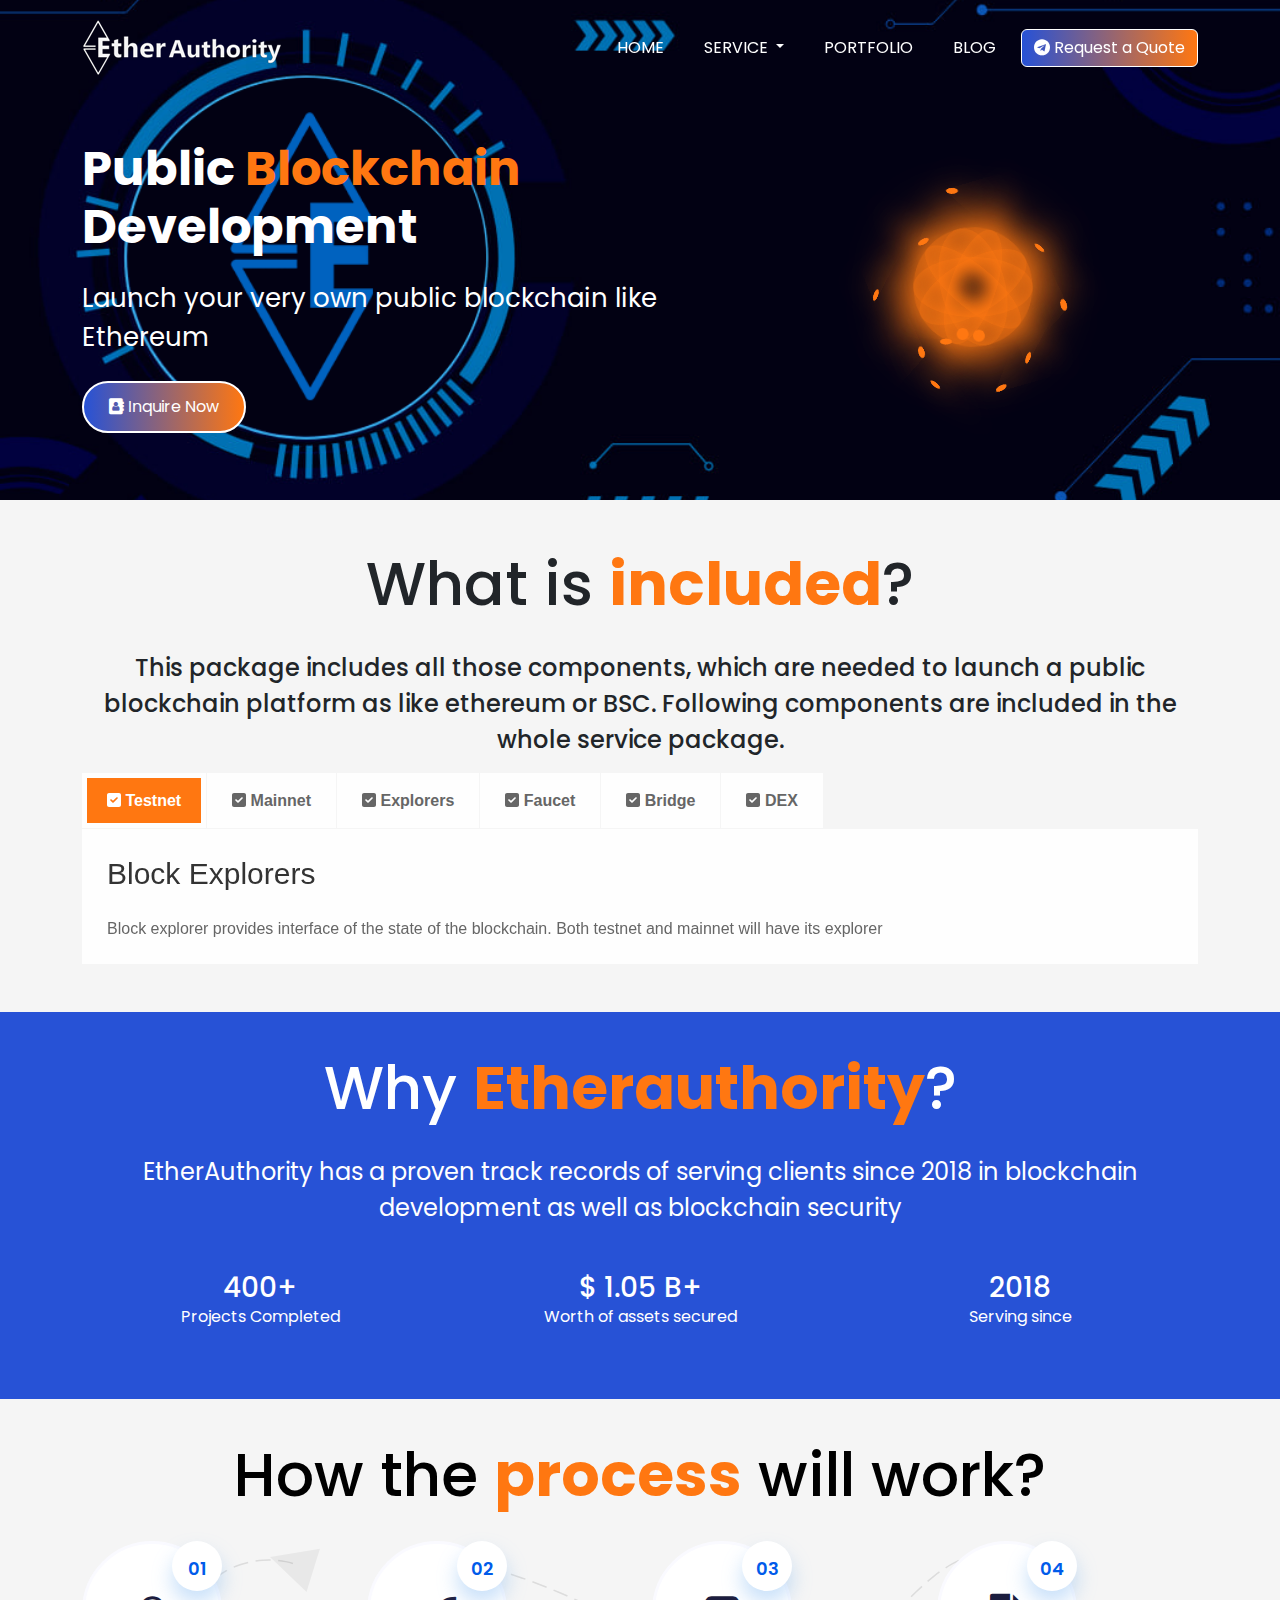
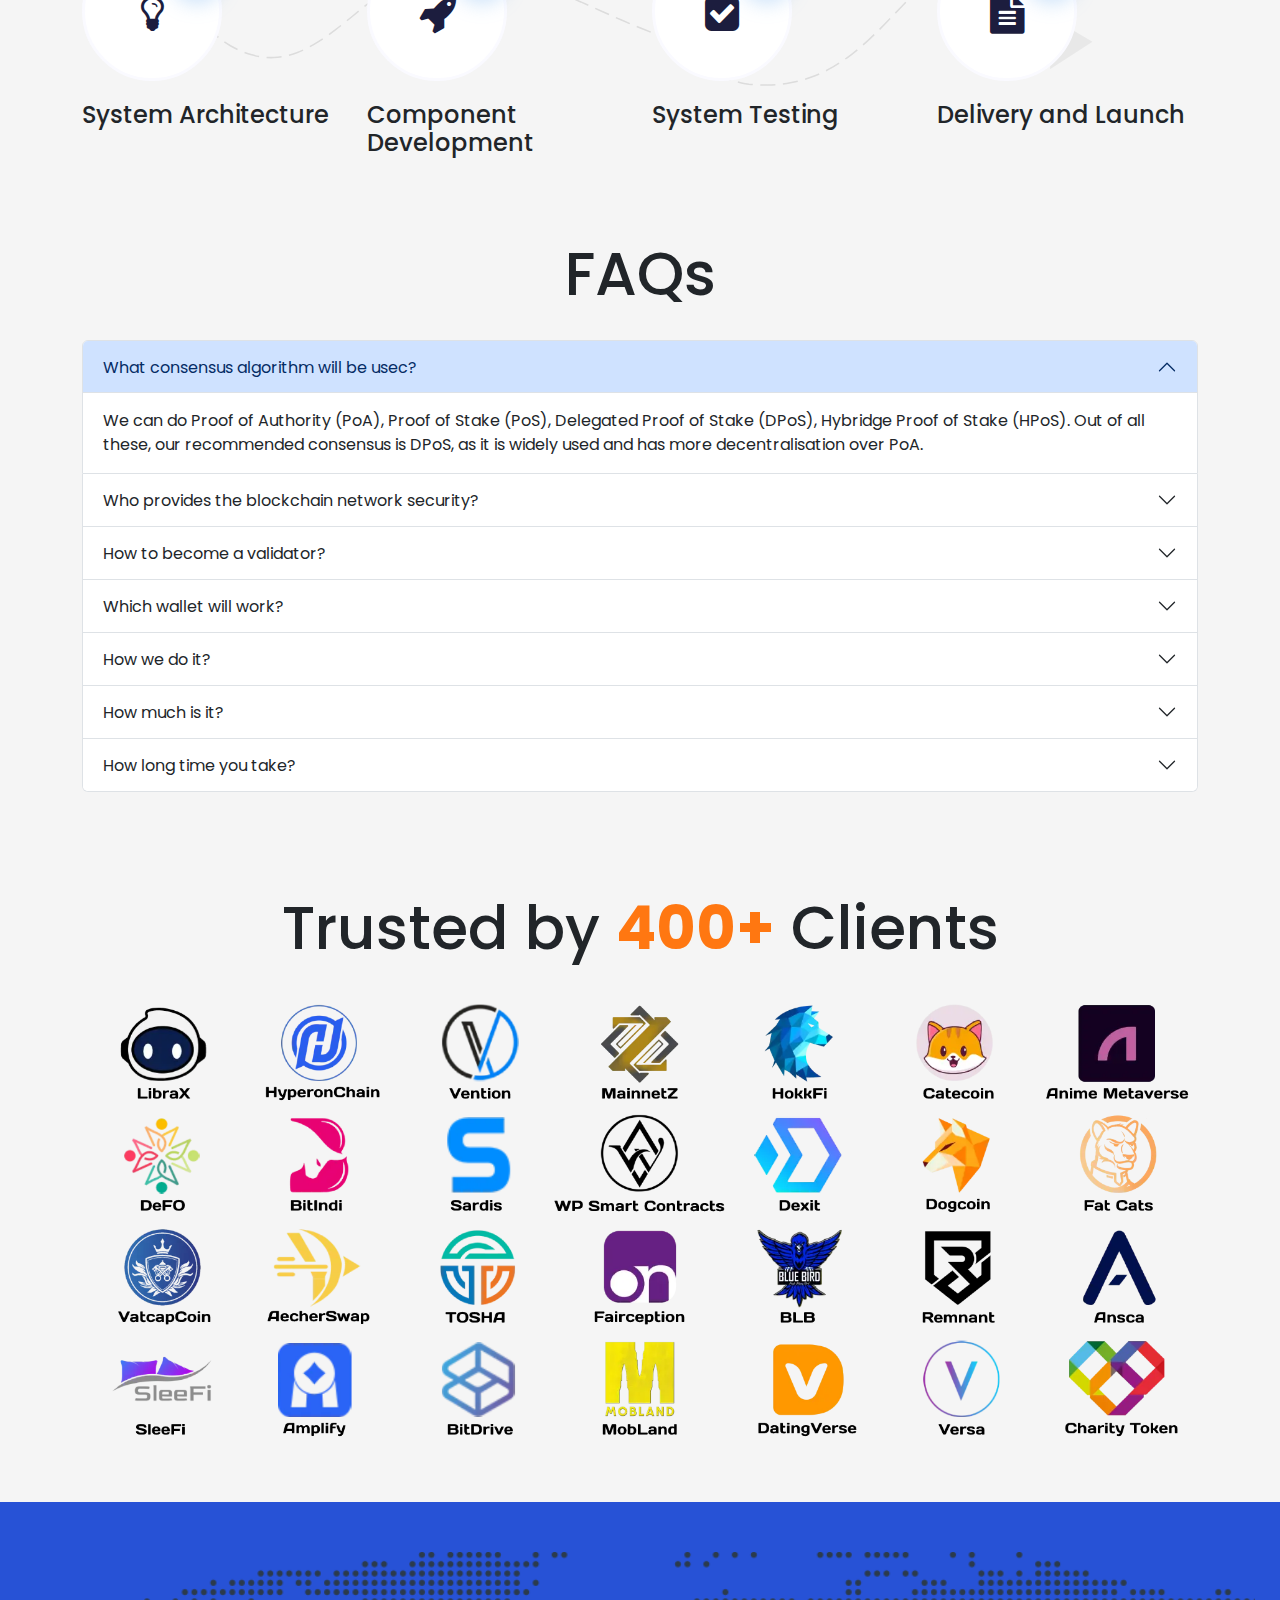
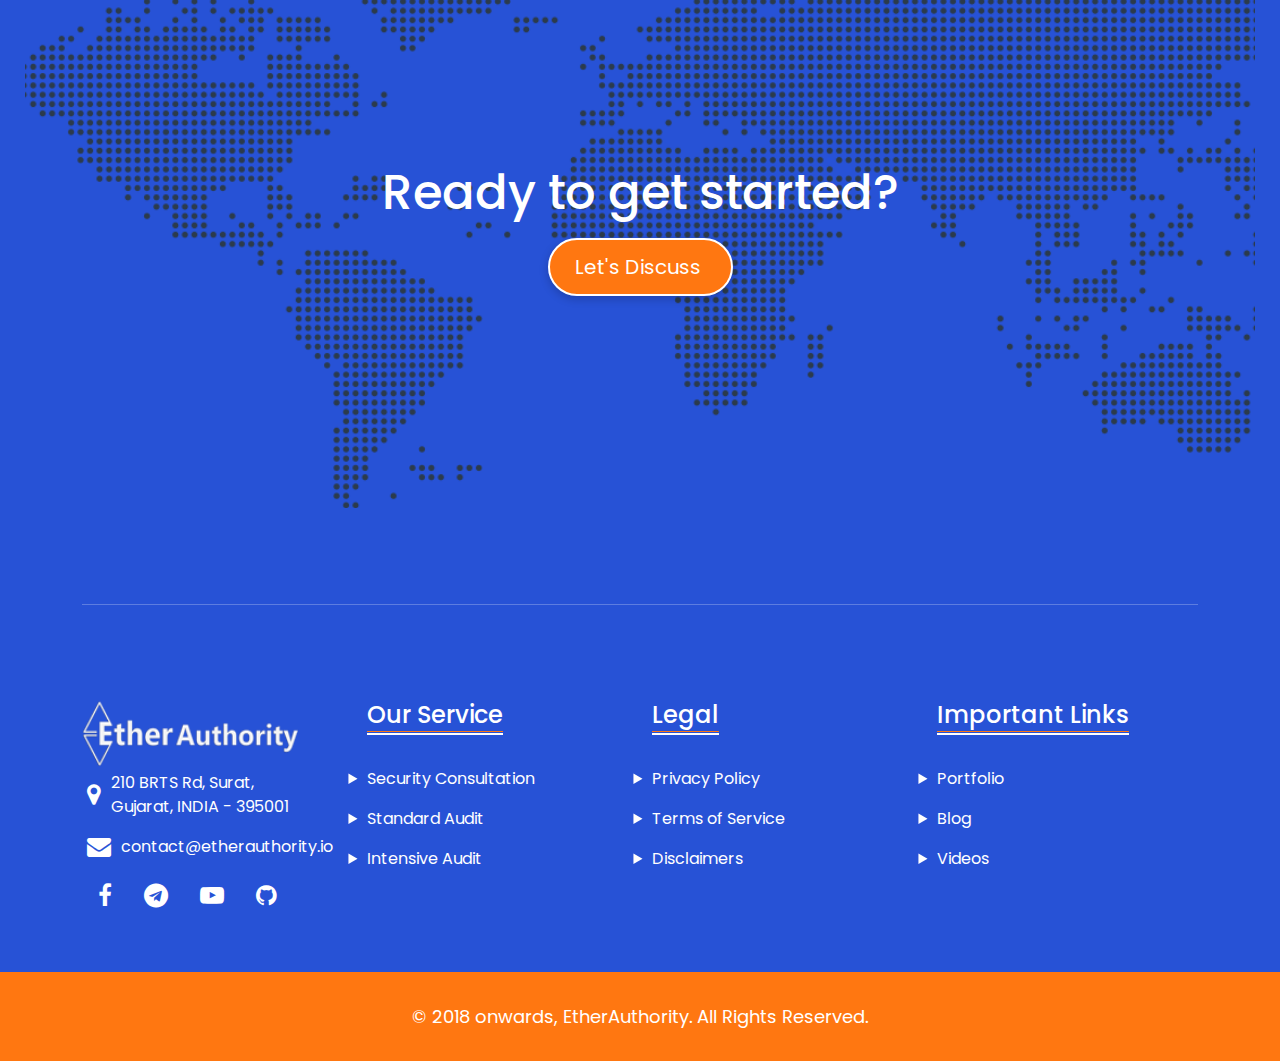
<file: public-blockchain-development.html>
<!DOCTYPE html>
<html lang="en">
<head>
    <meta charset="UTF-8">
    <meta name="viewport" content="width=device-width, initial-scale=1.0">
    <title>Public Blockchain Development - EtherAuthority - A Premier Smart Contract Audit Company | Web3 Security Redefined</title>
    <link rel="preconnect" href="https://fonts.googleapis.com">
    <link rel="preconnect" href="https://fonts.gstatic.com" crossorigin>
    <link href="https://fonts.googleapis.com/css2?family=Poppins:ital,wght@0,100;0,200;0,300;0,400;0,500;0,600;0,700;0,800;0,900;1,100;1,200;1,300;1,400;1,500;1,600;1,700;1,800;1,900&display=swap" rel="stylesheet">
    <link rel="stylesheet" href="css/font-awesome.min.css">
    <link rel="stylesheet" href="css/bootstrap.min.css">
    <link rel="stylesheet" href="css/style.css">
    <link rel="stylesheet" href="css/slick.css">
    <link rel="stylesheet" href="css/owl.carousel.min.css">
    <link rel="stylesheet" href="css/animate.css">
    <link rel="icon" href="img/favicon.png" sizes="32x32" />
    <link rel="icon" href="img/favicon.png" sizes="192x192" />
    <link rel="apple-touch-icon" href="img/favicon.png" />
    <meta name="msapplication-TileImage" content="img/favicon.png" />
</head>
<body class="poppins-regular">
    <section class="header">
        <nav class="navbar nav-menu secondary-color-bg navbar-expand-lg bg-body-tertiary">
            <div class="container">
              <a class="navbar-brand" href="index.html">
                <img src="img/logoetherAuthority.png" alt="logoetherAuthority">
              </a>
              <button class="navbar-toggler" type="button" data-bs-toggle="collapse" data-bs-target="#navbarSupportedContent" aria-controls="navbarSupportedContent" aria-expanded="false" aria-label="Toggle navigation">
                <i class="fa fa-bars" aria-hidden="true"></i>
              </button>
              <div class="collapse navbar-collapse" id="navbarSupportedContent">
                <ul class="navbar-nav ms-auto mb-2 mb-lg-0">
                  <li class="nav-item">
                    <a class="nav-link active" aria-current="page" href="index.html">HOME</a>
                  </li>
                  <li class="nav-item dropdown">
                    <a class="nav-link dropdown-toggle" href="#" role="button" data-bs-toggle="dropdown" aria-expanded="false">
                      SERVICE
                    </a>
                    <div class="dropdown-menu px-3 rounded-3 border-0 shadow">
                      <div class="row py-5">
                        <div class="col-sm-12 col-md-6 col-lg-3 col-xl-4">
                          <div class="eth-b-lgo">
                            <img src="img/EtherAuthorityLogo1400.png" style="width: 100px;" alt="logoetherAuthority">
                          </div>
                          <div class="menu-headline mb-3">
                            <h3>Audit Services, Pen Testing, Due Diligence, Insurance and KYC</h3>
                          </div>
                          <div class="links">
                            <a href="#">Learn more about our Audit Process <i class="fa fa-link" aria-hidden="true"></i></a>
                          </div>
                        </div>
                        <div class="col-sm-12 col-md-6 col-lg-3 col-xl-3 nav-menu-list">
                          <h5>Audit Services</h5>
                          <div class="h-[2px] w-12 rounded-full bg-secondary"></div>
                          <ul class="nav flex-column">
                            <li class="nav-item">
                              <a class="nav-link" href="#">BNB Audit</a>
                            </li>
                            <li class="nav-item">
                              <a class="nav-link" href="#">stETH Audit</a>
                            </li>
                            <li class="nav-item">
                              <a class="nav-link" href="#">Ton Audit</a>
                            </li>
                            <li class="nav-item">
                              <a class="nav-link" href="#">TRON Audit</a>
                            </li>
                            <li class="nav-item">
                              <a class="nav-link" href="#">Theta Audit</a>
                            </li>
                            <li class="nav-item">
                              <a class="nav-link" href="#">Matic Audit</a>
                            </li>
                            <li class="nav-item">
                              <a class="nav-link" href="#">Wrapped Audit</a>
                            </li>
                            <li class="nav-item">
                              <a class="nav-link" href="#">Polkadot Audit</a>
                            </li>
                            <li class="nav-item">
                              <a class="nav-link" href="#">Dai Audit</a>
                            </li>
                            <li class="nav-item">
                              <a class="nav-link" href="#">TrueUSD Audit</a>
                            </li>
                            <li class="nav-item">
                              <a class="nav-link" href="#">Uniswap Audit</a>
                            </li>
                            <li class="nav-item">
                              <a class="nav-link" href="#">OKB Audit</a>
                            </li>
                            <li class="nav-item">
                              <a class="nav-link" href="#">Cronos Audit</a>
                            </li>
                            <li class="nav-item">
                              <a class="nav-link" href="#">VeChain Audit</a>
                            </li>
                            <li class="nav-item">
                              <a class="nav-link" href="#">Arbitrum (ARB) Audit</a>
                            </li>
                            <li class="nav-item">
                              <a class="nav-link" href="#">Mantle Audit</a>
                            </li>
                            <li class="nav-item">
                              <a class="nav-link" href="#">Quant Audit</a>
                            </li>
                            <li class="nav-item">
                              <a class="nav-link" href="#">Lido Audit</a>
                            </li>
                            <li class="nav-item">
                              <a class="nav-link" href="#">LAToken Audit</a>
                            </li>
                          </ul>
                        </div>
                        <div class="col-sm-12 col-md-6 col-lg-3 col-xl-3 nav-menu-list">
                          <h5>Due Diligence</h5>
                          <ul class="nav flex-column">
                            <li class="nav-item">
                              <a class="nav-link" href="#">Defi Diligence</a>
                            </li>
                            <li class="nav-item">
                              <a class="nav-link" href="#">NFT Diligence</a>
                            </li>
                            <li class="nav-item">
                              <a class="nav-link" href="#">Rug Pull Diligence</a>
                            </li>
                          </ul>
                        </div>
                        <div class="col-sm-12 col-md-6 col-lg-3 col-xl-2 nav-menu-list">
                          <h5>Enhanced Security</h5>
                          <ul class="nav flex-column">
                            <li class="nav-item">
                              <a class="nav-link" href="#">Security Consultation</a>
                            </li>
                            <li class="nav-item">
                              <a class="nav-link" href="#">Blockchain Forensics</a>
                            </li>
                            <li class="nav-item">
                              <a class="nav-link" href="#">KYC</a>
                            </li>
                            <li class="nav-item">
                              <a class="nav-link" href="#">Read Teaming</a>
                            </li>
                            <li class="nav-item">
                              <a class="nav-link" href="#">dAap Architecture Consultancy</a>
                            </li>
                            <li class="nav-item">
                              <a class="nav-link" href="#">Insurance </a>
                            </li>
                          </ul>
                        </div>
                        
                      </div>
                    </div>
                  </li>
                  <li class="nav-item">
                    <a class="nav-link" href="portfolio.html">PORTFOLIO</a>
                  </li>
                  <li class="nav-item">
                    <a class="nav-link" href="blog.html" aria-disabled="true">BLOG</a>
                  </li>
                </ul>
                <form class="d-flex" role="search">
                  <!-- <input class="form-control me-2" type="search" placeholder="Search" aria-label="Search"> -->
                  <a class="btn btn-danger text-white" href="https://t.me/ethetauthority" role="button" target="_blank"><i class="fa fa-telegram" aria-hidden="true"></i> Request a Quote</a>
                </form>
              </div>
            </div>
          </nav>
    </section>
    <section class="ea-home">
      <div class="container">
        <div class="row align-item-center">
          <div class="col-xs-12 col-sm-12 col-md-6 col-lg-7 col-xl-7">
            <div class="ea-title mb-4">
              <h1>Public<span class="ea-highlight-text"> Blockchain</span> <br>Development</h1>
            </div>
            <div class="ea-sub-title mb-4">
              <p>Launch your very own public blockchain like Ethereum</p>
            </div>
            <div class="ea-search-btn">
              <div class="btn-portfolio">
                <a class="btn btn-danger btn-rds-50" type="submit"><i class="fa fa-address-book" aria-hidden="true"></i> Inquire Now</a>
              </div>
            </div>
          </div>
          <div class="col-xs-12 col-sm-12 col-md-6 col-lg-5 col-xl-5">
              <div class="hero-img">
                <!-- <img src="img/public-b.png" alt="public-b"> -->
                
                <div class="view">
                  <div class="plane main">
                    <div class="circle"></div>
                    <div class="circle"></div>
                    <div class="circle"></div>
                    <div class="circle"></div>
                    <div class="circle"></div>
                    <div class="circle"></div>
                  </div>
                </div>
              </div>
          </div>
        </div>
      </div>
    </section>
    <section class="ea-why-smart-contract-audit">
      <div class="container">
        <div class="row">
          <div class="col-md-12">
            <div class="ea-main-title">
                <h2>What is <span class="ea-highlight-text">included</span>?</h2>
                <p>This package includes all those components, which are needed to launch a public blockchain platform as like ethereum or BSC. Following components are included in the whole service package.</p>
            </div>
          </div>
        </div>
        <div class="row">
          <div class="col-md-12">
              <div class="tabs-include">
                  <div class="sky-tabs sky-tabs-pos-top-left sky-tabs-anim-flip sky-tabs-response-to-icons">
                      <input type="radio" name="sky-tabs" checked="" id="sky-tab1" class="sky-tab-content-1">
                      <label for="sky-tab1"><span><span><svg class="svg-inline--fa fa-square-check icon-bolt" aria-hidden="true" focusable="false" data-prefix="fas" data-icon="square-check" role="img" xmlns="http://www.w3.org/2000/svg" viewBox="0 0 448 512" data-fa-i2svg=""><path fill="currentColor" d="M384 32C419.3 32 448 60.65 448 96V416C448 451.3 419.3 480 384 480H64C28.65 480 0 451.3 0 416V96C0 60.65 28.65 32 64 32H384zM339.8 211.8C350.7 200.9 350.7 183.1 339.8 172.2C328.9 161.3 311.1 161.3 300.2 172.2L192 280.4L147.8 236.2C136.9 225.3 119.1 225.3 108.2 236.2C97.27 247.1 97.27 264.9 108.2 275.8L172.2 339.8C183.1 350.7 200.9 350.7 211.8 339.8L339.8 211.8z"></path></svg><!-- <i class="fa fa-check-square icon-bolt"></i> Font Awesome fontawesome.com --> Testnet</span></span></label>
                      
                      <input type="radio" name="sky-tabs" id="sky-tab2" class="sky-tab-content-2">
                      <label for="sky-tab2"><span><span><svg class="svg-inline--fa fa-square-check icon-picture" aria-hidden="true" focusable="false" data-prefix="fas" data-icon="square-check" role="img" xmlns="http://www.w3.org/2000/svg" viewBox="0 0 448 512" data-fa-i2svg=""><path fill="currentColor" d="M384 32C419.3 32 448 60.65 448 96V416C448 451.3 419.3 480 384 480H64C28.65 480 0 451.3 0 416V96C0 60.65 28.65 32 64 32H384zM339.8 211.8C350.7 200.9 350.7 183.1 339.8 172.2C328.9 161.3 311.1 161.3 300.2 172.2L192 280.4L147.8 236.2C136.9 225.3 119.1 225.3 108.2 236.2C97.27 247.1 97.27 264.9 108.2 275.8L172.2 339.8C183.1 350.7 200.9 350.7 211.8 339.8L339.8 211.8z"></path></svg><!-- <i class="fa fa-check-square icon-picture"></i> Font Awesome fontawesome.com --> Mainnet</span></span></label>
                      
                      <input type="radio" name="sky-tabs" id="sky-tab3" class="sky-tab-content-3">
                      <label for="sky-tab3"><span><span><svg class="svg-inline--fa fa-square-check icon-cogs" aria-hidden="true" focusable="false" data-prefix="fas" data-icon="square-check" role="img" xmlns="http://www.w3.org/2000/svg" viewBox="0 0 448 512" data-fa-i2svg=""><path fill="currentColor" d="M384 32C419.3 32 448 60.65 448 96V416C448 451.3 419.3 480 384 480H64C28.65 480 0 451.3 0 416V96C0 60.65 28.65 32 64 32H384zM339.8 211.8C350.7 200.9 350.7 183.1 339.8 172.2C328.9 161.3 311.1 161.3 300.2 172.2L192 280.4L147.8 236.2C136.9 225.3 119.1 225.3 108.2 236.2C97.27 247.1 97.27 264.9 108.2 275.8L172.2 339.8C183.1 350.7 200.9 350.7 211.8 339.8L339.8 211.8z"></path></svg><!-- <i class="fa fa-check-square icon-cogs"></i> Font Awesome fontawesome.com --> Explorers</span></span></label>
                      
                      <input type="radio" name="sky-tabs" id="sky-tab4" class="sky-tab-content-4">
                      <label for="sky-tab4"><span><span><svg class="svg-inline--fa fa-square-check" aria-hidden="true" focusable="false" data-prefix="fas" data-icon="square-check" role="img" xmlns="http://www.w3.org/2000/svg" viewBox="0 0 448 512" data-fa-i2svg=""><path fill="currentColor" d="M384 32C419.3 32 448 60.65 448 96V416C448 451.3 419.3 480 384 480H64C28.65 480 0 451.3 0 416V96C0 60.65 28.65 32 64 32H384zM339.8 211.8C350.7 200.9 350.7 183.1 339.8 172.2C328.9 161.3 311.1 161.3 300.2 172.2L192 280.4L147.8 236.2C136.9 225.3 119.1 225.3 108.2 236.2C97.27 247.1 97.27 264.9 108.2 275.8L172.2 339.8C183.1 350.7 200.9 350.7 211.8 339.8L339.8 211.8z"></path></svg><!-- <i class="fa fa-check-square "></i> Font Awesome fontawesome.com --> Faucet</span></span></label>

                      <input type="radio" name="sky-tabs" id="sky-tab5" class="sky-tab-content-5">
                      <label for="sky-tab5"><span><span><svg class="svg-inline--fa fa-square-check" aria-hidden="true" focusable="false" data-prefix="fas" data-icon="square-check" role="img" xmlns="http://www.w3.org/2000/svg" viewBox="0 0 448 512" data-fa-i2svg=""><path fill="currentColor" d="M384 32C419.3 32 448 60.65 448 96V416C448 451.3 419.3 480 384 480H64C28.65 480 0 451.3 0 416V96C0 60.65 28.65 32 64 32H384zM339.8 211.8C350.7 200.9 350.7 183.1 339.8 172.2C328.9 161.3 311.1 161.3 300.2 172.2L192 280.4L147.8 236.2C136.9 225.3 119.1 225.3 108.2 236.2C97.27 247.1 97.27 264.9 108.2 275.8L172.2 339.8C183.1 350.7 200.9 350.7 211.8 339.8L339.8 211.8z"></path></svg><!-- <i class="fa fa-check-square"></i> Font Awesome fontawesome.com --> Bridge</span></span></label>

                      <input type="radio" name="sky-tabs" id="sky-tab6" class="sky-tab-content-6">
                      <label for="sky-tab6"><span><span><svg class="svg-inline--fa fa-square-check" aria-hidden="true" focusable="false" data-prefix="fas" data-icon="square-check" role="img" xmlns="http://www.w3.org/2000/svg" viewBox="0 0 448 512" data-fa-i2svg=""><path fill="currentColor" d="M384 32C419.3 32 448 60.65 448 96V416C448 451.3 419.3 480 384 480H64C28.65 480 0 451.3 0 416V96C0 60.65 28.65 32 64 32H384zM339.8 211.8C350.7 200.9 350.7 183.1 339.8 172.2C328.9 161.3 311.1 161.3 300.2 172.2L192 280.4L147.8 236.2C136.9 225.3 119.1 225.3 108.2 236.2C97.27 247.1 97.27 264.9 108.2 275.8L172.2 339.8C183.1 350.7 200.9 350.7 211.8 339.8L339.8 211.8z"></path></svg><!-- <i class="fa fa-check-square"></i> Font Awesome fontawesome.com --> DEX</span></span></label>
                      
                      <label class="switcher"><span><span><a href="#"><i class="icon-reorder"></i>Tabs</a></span></span></label>
                      
                      <ul>
                          <li class="sky-tab-content-1">                  
                              <div class="typography">
                                  <h1>Block Explorers</h1>
                                  <p>Block explorer provides interface of the state of the blockchain. Both testnet and mainnet will have its explorer</p>
                              </div>
                          </li>
                          
                          <li class="sky-tab-content-2">
                              <div class="typography">
                                  <h1>Mainnet</h1>
                                  <p>This is the main blockchain network. Its native coin is considered as a real currency of entire platform</p>
                              </div>
                          </li>
                          
                          <li class="sky-tab-content-3">
                              <div class="typography">
                                  <h1>Block Explorers</h1>
                                  <p>Block explorer provides interface of the state of the blockchain. Both testnet and mainnet will have its explorer</p>
                              </div>
                          </li>
                          
                          <li class="sky-tab-content-4">
                              <div class="typography">
                                  <h1>Faucet</h1>
                                  <p>Faucet lets developers to request testnet coins to do their development and testing the platform</p>
                              </div>
                          </li> 
                          <li class="sky-tab-content-5">
                              <div class="typography">
                                  <h1>Cross-Chain Bridge</h1>
                                  <p>This is very significant component. It lets users to enter into the ecosystem from other blockchains</p>
                              </div>
                          </li>
                          <li class="sky-tab-content-6">
                              <div class="typography">
                                  <h1>DEX</h1>
                                  <p>Decentralised Exchange (DEX) lets users exchange their assets inside the blockchain ecosystem.</p>
                              </div>
                          </li>                   
                      </ul>
                  </div>
              </div>
          </div>
      </div>
      </div>
    </section>
    <section class="ea-why-eth-audit">
        <div class="container">
          <div class="row">
            <div class="col-md-12">
              <div class="ea-main-title">
                  <h2>Why <span class="ea-highlight-text">Etherauthority</span>?</h2>
                  <p>EtherAuthority has a proven track records of serving clients since 2018 in blockchain development as well as blockchain security</p>
              </div>
            </div>
          </div>
          <div class="row">
              <div class="col-sm-12 col-md-4 col-lg-4 col-xl-4 col-xxl-4">
                  <div class="card12">
                      <div class="card-body12 ea-why-eth-audit-card text-center">
                          <h3>400+</h3>
                          <p>
                            Projects Completed
                          </p>
                      </div>
                  </div>
              </div>
              <div class="col-sm-12 col-md-4 col-lg-4 col-xl-4 col-xxl-4">
                  <div class="card12">
                      <div class="card-body12 ea-why-eth-audit-card text-center">
                          <h3>$ 1.05 B+</h3>
                          <p>
                            Worth of assets secured
                          </p>
                      </div>
                  </div>
              </div>
              <div class="col-sm-12 col-md-4 col-lg-4 col-xl-4 col-xxl-4">
                  <div class="card12">
                      <div class="card-body12 ea-why-eth-audit-card text-center">
                          <h3>2018</h3>
                          <p>
                            Serving since
                          </p>
                      </div>
                  </div>
              </div>
          </div>
        </div>
      </section>
    <section class="ea-how-to-process-work pos-r">
      <div class="container">
        <div class="row">
          <div class="col-sm-12">
            <div class="ea-main-title">
              <h2>How the <span class="ea-highlight-text">process</span> will work?</h2>
            </div>
          </div>
        </div>
      </div>
      <div class="container">
        <div class="row">
          <div id="svg-container">
            <svg id="svgC" width="100%" height="100%" viewBox="0 0 620 120" preserveAspectRatio="xMidYMid meet"><desc>Created with Snap</desc><defs></defs><path d="M62.9 14.9c-25-7.74-56.6 4.8-60.4 24.3-3.73 19.6 21.6 35 39.6 37.6 42.8 6.2 72.9-53.4 116-58.9 65-18.2 191 101 215 28.8 5-16.7-7-49.1-34-44-34 11.5-31 46.5-14 69.3 9.38 12.6 24.2 20.6 39.8 22.9 91.4 9.05 102-98.9 176-86.7 18.8 3.81 33 17.3 36.7 34.6 2.01 10.2.124 21.1-5.18 30.1" id="squiggle" fill="none" stroke="rgba(0,0,0,0.1)" strokeMiterLimit="10" strokeDashOffset="180" style="stroke-width: 1; stroke-dasharray: 5, 10; stroke-dashoffset: 10;"></path><g transform="matrix(0.2956,-0.9553,0.9553,0.2956,43.2367,24.8965)"></g><g transform="matrix(-0.8615,-0.5077,0.5077,-0.8615,557,57)"></g><g transform="matrix(-0.8615,-0.5077,0.5077,-0.8615,557,57)"></g><g transform="matrix(-0.8615,-0.5077,0.5077,-0.8615,557,57)"></g><g transform="matrix(-0.8615,-0.5077,0.5077,-0.8615,557,57)"></g><g transform="matrix(-0.8615,-0.5077,0.5077,-0.8615,557,57)"></g><g transform="matrix(-0.8615,-0.5077,0.5077,-0.8615,557,57)"></g><g transform="matrix(-0.8615,-0.5077,0.5077,-0.8615,557,57)"></g><g transform="matrix(-0.8615,-0.5077,0.5077,-0.8615,557,57)"></g><g transform="matrix(-0.8615,-0.5077,0.5077,-0.8615,557,57)"></g><g transform="matrix(-0.8615,-0.5077,0.5077,-0.8615,557,57)"></g><g transform="matrix(-0.8615,-0.5077,0.5077,-0.8615,557,57)"></g><g transform="matrix(-0.8615,-0.5077,0.5077,-0.8615,557,57)"></g><g transform="matrix(-0.8615,-0.5077,0.5077,-0.8615,557,57)"></g><g transform="matrix(-0.8615,-0.5077,0.5077,-0.8615,557,57)"></g><g transform="matrix(-0.8615,-0.5077,0.5077,-0.8615,557,57)"></g><g transform="matrix(-0.8615,-0.5077,0.5077,-0.8615,557,57)"></g><g transform="matrix(-0.8615,-0.5077,0.5077,-0.8615,557,57)"></g><g transform="matrix(-0.8615,-0.5077,0.5077,-0.8615,557,57)"></g><g transform="matrix(-0.8615,-0.5077,0.5077,-0.8615,557,57)"></g><g transform="matrix(-0.8615,-0.5077,0.5077,-0.8615,557,57)"></g><g transform="matrix(-0.8615,-0.5077,0.5077,-0.8615,557,57)"></g><g transform="matrix(-0.8615,-0.5077,0.5077,-0.8615,557,57)"></g><g transform="matrix(-0.8615,-0.5077,0.5077,-0.8615,577.307,92.5386)"></g><g transform="matrix(-0.8615,-0.5077,0.5077,-0.8615,557,57)"></g><g transform="matrix(-0.8615,-0.5077,0.5077,-0.8615,557,57)"></g><g transform="matrix(-0.8615,-0.5077,0.5077,-0.8615,557,57)"></g><g transform="matrix(-0.8615,-0.5077,0.5077,-0.8615,557,57)"></g><g transform="matrix(-0.8615,-0.5077,0.5077,-0.8615,557,57)"></g><g transform="matrix(-0.8615,-0.5077,0.5077,-0.8615,557,57)"></g><g transform="matrix(-0.8615,-0.5077,0.5077,-0.8615,557,57)"></g><g transform="matrix(-0.8615,-0.5077,0.5077,-0.8615,577.307,92.5386)"></g><g transform="matrix(-0.8615,-0.5077,0.5077,-0.8615,557,57)"></g><g transform="matrix(-0.8615,-0.5077,0.5077,-0.8615,557,57)"></g><g transform="matrix(-0.8615,-0.5077,0.5077,-0.8615,557,57)"></g><g transform="matrix(-0.8615,-0.5077,0.5077,-0.8615,557,57)"></g><g transform="matrix(-0.8615,-0.5077,0.5077,-0.8615,557,57)"></g><g transform="matrix(-0.8615,-0.5077,0.5077,-0.8615,557,57)"></g><g transform="matrix(-0.8615,-0.5077,0.5077,-0.8615,557,57)"></g><g transform="matrix(-0.8615,-0.5077,0.5077,-0.8615,557,57)"></g><g transform="matrix(-0.8615,-0.5077,0.5077,-0.8615,557,57)"></g><g transform="matrix(-0.8615,-0.5077,0.5077,-0.8615,557,57)"></g><g transform="matrix(-0.8615,-0.5077,0.5077,-0.8615,557,57)"></g><g transform="matrix(-0.8615,-0.5077,0.5077,-0.8615,557,57)"></g><g transform="matrix(-0.8615,-0.5077,0.5077,-0.8615,557,57)"></g><g transform="matrix(-0.8615,-0.5077,0.5077,-0.8615,557,57)"></g><g transform="matrix(-0.8615,-0.5077,0.5077,-0.8615,557,57)"></g><g transform="matrix(-0.8615,-0.5077,0.5077,-0.8615,557,57)"></g><g transform="matrix(-0.8615,-0.5077,0.5077,-0.8615,557,57)"></g><g transform="matrix(-0.8615,-0.5077,0.5077,-0.8615,557,57)"></g><g transform="matrix(-0.8615,-0.5077,0.5077,-0.8615,557,57)"></g><g transform="matrix(-0.8615,-0.5077,0.5077,-0.8615,557,57)"></g><g transform="matrix(-0.8615,-0.5077,0.5077,-0.8615,577.307,92.5386)"></g><g transform="matrix(-0.8615,-0.5077,0.5077,-0.8615,557,57)"></g><g transform="matrix(-0.8615,-0.5077,0.5077,-0.8615,557,57)"></g><g transform="matrix(-0.8615,-0.5077,0.5077,-0.8615,557,57)"></g><g transform="matrix(-0.8615,-0.5077,0.5077,-0.8615,557,57)"></g><g transform="matrix(-0.8615,-0.5077,0.5077,-0.8615,557,57)"></g><g transform="matrix(-0.8615,-0.5077,0.5077,-0.8615,557,57)"></g><g transform="matrix(-0.8615,-0.5077,0.5077,-0.8615,557,57)"></g><g transform="matrix(-0.8615,-0.5077,0.5077,-0.8615,557,57)"></g><g transform="matrix(-0.8615,-0.5077,0.5077,-0.8615,557,57)"></g><g transform="matrix(-0.8615,-0.5077,0.5077,-0.8615,557,57)"></g><g transform="matrix(-0.8615,-0.5077,0.5077,-0.8615,557,57)"></g><g transform="matrix(-0.8615,-0.5077,0.5077,-0.8615,557,57)"></g><g transform="matrix(-0.8615,-0.5077,0.5077,-0.8615,557,57)"></g><g transform="matrix(-0.8615,-0.5077,0.5077,-0.8615,557,57)"></g><g transform="matrix(-0.8615,-0.5077,0.5077,-0.8615,557,57)"></g><g transform="matrix(-0.8615,-0.5077,0.5077,-0.8615,557,57)"></g><g transform="matrix(-0.8615,-0.5077,0.5077,-0.8615,557,57)"></g><g transform="matrix(-0.8615,-0.5077,0.5077,-0.8615,557,57)"></g><g transform="matrix(-0.8615,-0.5077,0.5077,-0.8615,557,57)"></g><g transform="matrix(-0.8615,-0.5077,0.5077,-0.8615,557,57)"></g><g transform="matrix(-0.8615,-0.5077,0.5077,-0.8615,557,57)"></g><g transform="matrix(-0.8615,-0.5077,0.5077,-0.8615,557,57)"></g><g transform="matrix(-0.8615,-0.5077,0.5077,-0.8615,557,57)"></g><g transform="matrix(-0.8615,-0.5077,0.5077,-0.8615,557,57)"></g><g transform="matrix(-0.8615,-0.5077,0.5077,-0.8615,557,57)"></g><g transform="matrix(-0.8615,-0.5077,0.5077,-0.8615,557,57)"></g><g transform="matrix(-0.8615,-0.5077,0.5077,-0.8615,557,57)"></g><g transform="matrix(-0.8615,-0.5077,0.5077,-0.8615,557,57)"></g><g transform="matrix(-0.8615,-0.5077,0.5077,-0.8615,557,57)"></g><g transform="matrix(-0.8615,-0.5077,0.5077,-0.8615,557,57)"></g><g transform="matrix(-0.8615,-0.5077,0.5077,-0.8615,557,57)"></g><g transform="matrix(-0.8615,-0.5077,0.5077,-0.8615,557,57)"></g><g transform="matrix(-0.8615,-0.5077,0.5077,-0.8615,557,57)"></g><g transform="matrix(-0.8615,-0.5077,0.5077,-0.8615,557,57)"></g><g transform="matrix(-0.8615,-0.5077,0.5077,-0.8615,557,57)"></g><g transform="matrix(-0.8615,-0.5077,0.5077,-0.8615,557,57)"></g><g transform="matrix(-0.8615,-0.5077,0.5077,-0.8615,557,57)"></g><g transform="matrix(-0.8615,-0.5077,0.5077,-0.8615,557,57)"></g><g transform="matrix(-0.8615,-0.5077,0.5077,-0.8615,557,57)"></g><g transform="matrix(-0.8615,-0.5077,0.5077,-0.8615,557,57)"></g><g transform="matrix(-0.8615,-0.5077,0.5077,-0.8615,577.307,92.5386)"></g><g transform="matrix(-0.8615,-0.5077,0.5077,-0.8615,557,57)"></g><g transform="matrix(-0.8615,-0.5077,0.5077,-0.8615,557,57)"></g><g transform="matrix(-0.8615,-0.5077,0.5077,-0.8615,557,57)"></g><g transform="matrix(-0.8615,-0.5077,0.5077,-0.8615,557,57)"></g><g transform="matrix(-0.8615,-0.5077,0.5077,-0.8615,557,57)"></g><g transform="matrix(-0.8615,-0.5077,0.5077,-0.8615,557,57)"></g><g transform="matrix(-0.8615,-0.5077,0.5077,-0.8615,557,57)"></g><g transform="matrix(-0.8615,-0.5077,0.5077,-0.8615,557,57)"></g><g transform="matrix(-0.8615,-0.5077,0.5077,-0.8615,557,57)"></g><g transform="matrix(-0.8615,-0.5077,0.5077,-0.8615,557,57)"></g><g transform="matrix(-0.8615,-0.5077,0.5077,-0.8615,557,57)"></g><g transform="matrix(-0.8615,-0.5077,0.5077,-0.8615,557,57)"></g><g transform="matrix(-0.8615,-0.5077,0.5077,-0.8615,557,57)"></g><g transform="matrix(-0.8615,-0.5077,0.5077,-0.8615,557,57)"></g><g transform="matrix(-0.8615,-0.5077,0.5077,-0.8615,557,57)"></g><g transform="matrix(-0.8615,-0.5077,0.5077,-0.8615,557,57)"></g><g transform="matrix(-0.8615,-0.5077,0.5077,-0.8615,557,57)"></g><g transform="matrix(-0.8615,-0.5077,0.5077,-0.8615,557,57)"></g><g transform="matrix(-0.8615,-0.5077,0.5077,-0.8615,557,57)"></g><g transform="matrix(-0.8615,-0.5077,0.5077,-0.8615,557,57)"></g><g transform="matrix(-0.8615,-0.5077,0.5077,-0.8615,557,57)"></g><g transform="matrix(-0.8615,-0.5077,0.5077,-0.8615,557,57)"></g><g transform="matrix(-0.8615,-0.5077,0.5077,-0.8615,557,57)"></g><g transform="matrix(-0.8615,-0.5077,0.5077,-0.8615,557,57)"></g><g transform="matrix(-0.8615,-0.5077,0.5077,-0.8615,557,57)"></g><g transform="matrix(-0.8615,-0.5077,0.5077,-0.8615,557,57)"></g><g transform="matrix(-0.8615,-0.5077,0.5077,-0.8615,557,57)"></g><g transform="matrix(-0.8615,-0.5077,0.5077,-0.8615,557,57)"></g><g transform="matrix(-0.8615,-0.5077,0.5077,-0.8615,557,57)"></g><g transform="matrix(-0.8615,-0.5077,0.5077,-0.8615,557,57)"></g><g transform="matrix(-0.8615,-0.5077,0.5077,-0.8615,557,57)"></g><g transform="matrix(-0.8615,-0.5077,0.5077,-0.8615,557,57)"></g><g transform="matrix(-0.8615,-0.5077,0.5077,-0.8615,557,57)"></g><g transform="matrix(-0.8615,-0.5077,0.5077,-0.8615,557,57)"></g><g transform="matrix(-0.8615,-0.5077,0.5077,-0.8615,557,57)"></g><g transform="matrix(-0.8615,-0.5077,0.5077,-0.8615,557,57)"></g><g transform="matrix(-0.8615,-0.5077,0.5077,-0.8615,557,57)"></g><g transform="matrix(-0.8615,-0.5077,0.5077,-0.8615,557,57)"></g><g transform="matrix(-0.8615,-0.5077,0.5077,-0.8615,557,57)"></g><g transform="matrix(-0.8615,-0.5077,0.5077,-0.8615,557,57)"></g><g transform="matrix(-0.8615,-0.5077,0.5077,-0.8615,557,57)"></g><g transform="matrix(-0.8615,-0.5077,0.5077,-0.8615,557,57)"></g><g transform="matrix(-0.8615,-0.5077,0.5077,-0.8615,557,57)"></g><g transform="matrix(-0.8615,-0.5077,0.5077,-0.8615,557,57)"></g><g transform="matrix(-0.8615,-0.5077,0.5077,-0.8615,557,57)"></g><g transform="matrix(-0.8615,-0.5077,0.5077,-0.8615,557,57)"></g><g transform="matrix(-0.8615,-0.5077,0.5077,-0.8615,557,57)"></g><g transform="matrix(-0.8615,-0.5077,0.5077,-0.8615,557,57)"></g><g transform="matrix(-0.8615,-0.5077,0.5077,-0.8615,557,57)"></g><g transform="matrix(-0.8615,-0.5077,0.5077,-0.8615,557,57)"></g><g transform="matrix(-0.8615,-0.5077,0.5077,-0.8615,557,57)"></g><g transform="matrix(-0.8615,-0.5077,0.5077,-0.8615,557,57)"></g><g transform="matrix(-0.8615,-0.5077,0.5077,-0.8615,557,57)"></g><g transform="matrix(-0.8615,-0.5077,0.5077,-0.8615,557,57)"></g><g transform="matrix(-0.8615,-0.5077,0.5077,-0.8615,557,57)"></g><g transform="matrix(-0.8615,-0.5077,0.5077,-0.8615,557,57)"></g><g transform="matrix(-0.8615,-0.5077,0.5077,-0.8615,557,57)"></g><g transform="matrix(-0.8615,-0.5077,0.5077,-0.8615,557,57)"></g><g transform="matrix(-0.8615,-0.5077,0.5077,-0.8615,557,57)"></g><g transform="matrix(-0.8615,-0.5077,0.5077,-0.8615,557,57)"></g><g transform="matrix(-0.8615,-0.5077,0.5077,-0.8615,557,57)"></g><g transform="matrix(-0.8615,-0.5077,0.5077,-0.8615,557,57)"></g><g transform="matrix(-0.8615,-0.5077,0.5077,-0.8615,557,57)"></g><g transform="matrix(-0.8615,-0.5077,0.5077,-0.8615,557,57)"></g><g transform="matrix(-0.8615,-0.5077,0.5077,-0.8615,557,57)"></g><g transform="matrix(-0.8615,-0.5077,0.5077,-0.8615,557,57)"></g><g transform="matrix(-0.8615,-0.5077,0.5077,-0.8615,557,57)"></g><g transform="matrix(-0.8615,-0.5077,0.5077,-0.8615,557,57)"></g><g transform="matrix(-0.8615,-0.5077,0.5077,-0.8615,557,57)"></g><g transform="matrix(-0.8615,-0.5077,0.5077,-0.8615,557,57)"></g><g transform="matrix(-0.8615,-0.5077,0.5077,-0.8615,557,57)"></g><g transform="matrix(-0.8615,-0.5077,0.5077,-0.8615,557,57)"></g><g transform="matrix(-0.8615,-0.5077,0.5077,-0.8615,557,57)"></g><g transform="matrix(-0.8615,-0.5077,0.5077,-0.8615,557,57)"></g><g transform="matrix(-0.8615,-0.5077,0.5077,-0.8615,557,57)"></g><g transform="matrix(-0.8615,-0.5077,0.5077,-0.8615,557,57)"></g><g transform="matrix(-0.8615,-0.5077,0.5077,-0.8615,557,57)"></g><g transform="matrix(-0.8615,-0.5077,0.5077,-0.8615,557,57)"></g><g transform="matrix(-0.8615,-0.5077,0.5077,-0.8615,557,57)"></g><g transform="matrix(-0.8615,-0.5077,0.5077,-0.8615,557,57)"></g><g transform="matrix(-0.8615,-0.5077,0.5077,-0.8615,557,57)"></g><g transform="matrix(-0.8615,-0.5077,0.5077,-0.8615,557,57)"></g><g transform="matrix(-0.8615,-0.5077,0.5077,-0.8615,557,57)"></g><g transform="matrix(-0.8615,-0.5077,0.5077,-0.8615,557,57)"></g><g transform="matrix(-0.8615,-0.5077,0.5077,-0.8615,577.307,92.5386)"></g><g transform="matrix(-0.8615,-0.5077,0.5077,-0.8615,557,57)"></g><g transform="matrix(-0.8615,-0.5077,0.5077,-0.8615,557,57)"></g><g transform="matrix(-0.8615,-0.5077,0.5077,-0.8615,557,57)"></g><g transform="matrix(-0.8615,-0.5077,0.5077,-0.8615,557,57)"></g><g transform="matrix(-0.8615,-0.5077,0.5077,-0.8615,557,57)"></g><g transform="matrix(-0.8615,-0.5077,0.5077,-0.8615,557,57)"></g><g transform="matrix(-0.8615,-0.5077,0.5077,-0.8615,557,57)"></g><g transform="matrix(-0.8615,-0.5077,0.5077,-0.8615,557,57)"></g><g transform="matrix(-0.8615,-0.5077,0.5077,-0.8615,557,57)"></g><g transform="matrix(-0.8615,-0.5077,0.5077,-0.8615,557,57)"></g><g transform="matrix(-0.8615,-0.5077,0.5077,-0.8615,557,57)"></g><g transform="matrix(-0.8615,-0.5077,0.5077,-0.8615,557,57)"></g><g transform="matrix(-0.8615,-0.5077,0.5077,-0.8615,557,57)"></g><g transform="matrix(-0.8615,-0.5077,0.5077,-0.8615,557,57)"></g><g transform="matrix(-0.8615,-0.5077,0.5077,-0.8615,557,57)"></g><g transform="matrix(-0.8615,-0.5077,0.5077,-0.8615,557,57)"></g><g transform="matrix(-0.8615,-0.5077,0.5077,-0.8615,557,57)"></g><g transform="matrix(-0.8615,-0.5077,0.5077,-0.8615,557,57)"></g><g transform="matrix(-0.8615,-0.5077,0.5077,-0.8615,557,57)"></g><g transform="matrix(-0.8615,-0.5077,0.5077,-0.8615,557,57)"></g><g transform="matrix(-0.8615,-0.5077,0.5077,-0.8615,557,57)"></g><g transform="matrix(-0.8615,-0.5077,0.5077,-0.8615,557,57)"></g><g transform="matrix(-0.8615,-0.5077,0.5077,-0.8615,557,57)"></g><g transform="matrix(-0.8615,-0.5077,0.5077,-0.8615,557,57)"></g><g transform="matrix(-0.8615,-0.5077,0.5077,-0.8615,557,57)"></g><g transform="matrix(-0.8615,-0.5077,0.5077,-0.8615,557,57)"></g><g transform="matrix(-0.8615,-0.5077,0.5077,-0.8615,557,57)"></g><g transform="matrix(-0.8615,-0.5077,0.5077,-0.8615,557,57)"></g><g transform="matrix(-0.8615,-0.5077,0.5077,-0.8615,557,57)"></g><g transform="matrix(-0.8615,-0.5077,0.5077,-0.8615,557,57)"></g><g transform="matrix(-0.8615,-0.5077,0.5077,-0.8615,557,57)"></g><g transform="matrix(-0.8615,-0.5077,0.5077,-0.8615,557,57)"></g><g transform="matrix(-0.8615,-0.5077,0.5077,-0.8615,557,57)"></g><g transform="matrix(-0.8615,-0.5077,0.5077,-0.8615,557,57)"></g><g transform="matrix(-0.8615,-0.5077,0.5077,-0.8615,557,57)"></g><g transform="matrix(-0.8615,-0.5077,0.5077,-0.8615,557,57)"></g><g transform="matrix(-0.8615,-0.5077,0.5077,-0.8615,557,57)"></g><g transform="matrix(-0.8615,-0.5077,0.5077,-0.8615,557,57)"></g><g transform="matrix(-0.8615,-0.5077,0.5077,-0.8615,557,57)"></g><g transform="matrix(-0.8615,-0.5077,0.5077,-0.8615,557,57)"></g><g transform="matrix(-0.8615,-0.5077,0.5077,-0.8615,557,57)"></g><g transform="matrix(-0.8615,-0.5077,0.5077,-0.8615,557,57)"></g><g transform="matrix(-0.8615,-0.5077,0.5077,-0.8615,557,57)"></g><g transform="matrix(-0.8615,-0.5077,0.5077,-0.8615,557,57)"></g><g transform="matrix(-0.8615,-0.5077,0.5077,-0.8615,557,57)"></g><g transform="matrix(-0.8615,-0.5077,0.5077,-0.8615,557,57)"></g><g transform="matrix(-0.8615,-0.5077,0.5077,-0.8615,557,57)"></g><g transform="matrix(-0.8615,-0.5077,0.5077,-0.8615,557,57)"></g><g transform="matrix(-0.8615,-0.5077,0.5077,-0.8615,557,57)"></g><g transform="matrix(-0.8615,-0.5077,0.5077,-0.8615,557,57)"></g><g transform="matrix(-0.8615,-0.5077,0.5077,-0.8615,557,57)"></g><g transform="matrix(-0.8615,-0.5077,0.5077,-0.8615,557,57)"></g><g transform="matrix(-0.8615,-0.5077,0.5077,-0.8615,557,57)"></g><g transform="matrix(-0.8615,-0.5077,0.5077,-0.8615,557,57)"></g><g transform="matrix(-0.8615,-0.5077,0.5077,-0.8615,557,57)"></g><g transform="matrix(-0.8615,-0.5077,0.5077,-0.8615,557,57)"></g><g transform="matrix(-0.8615,-0.5077,0.5077,-0.8615,557,57)"></g><g transform="matrix(-0.8615,-0.5077,0.5077,-0.8615,557,57)"></g><g transform="matrix(-0.8615,-0.5077,0.5077,-0.8615,557,57)"></g><g transform="matrix(-0.8615,-0.5077,0.5077,-0.8615,557,57)"></g><g transform="matrix(-0.8615,-0.5077,0.5077,-0.8615,557,57)"></g><g transform="matrix(-0.8615,-0.5077,0.5077,-0.8615,557,57)"></g><g transform="matrix(-0.8615,-0.5077,0.5077,-0.8615,557,57)"></g><g transform="matrix(-0.8615,-0.5077,0.5077,-0.8615,557,57)"></g><g transform="matrix(-0.8615,-0.5077,0.5077,-0.8615,557,57)"></g><g transform="matrix(-0.8615,-0.5077,0.5077,-0.8615,557,57)"></g><g transform="matrix(-0.8615,-0.5077,0.5077,-0.8615,557,57)"></g><g transform="matrix(-0.8615,-0.5077,0.5077,-0.8615,577.307,92.5386)"></g><g transform="matrix(-0.8615,-0.5077,0.5077,-0.8615,557,57)"></g><g transform="matrix(-0.8615,-0.5077,0.5077,-0.8615,557,57)"></g><g transform="matrix(-0.8615,-0.5077,0.5077,-0.8615,557,57)"></g><g transform="matrix(-0.8615,-0.5077,0.5077,-0.8615,557,57)"></g><g transform="matrix(-0.8615,-0.5077,0.5077,-0.8615,557,57)"></g><g transform="matrix(-0.8615,-0.5077,0.5077,-0.8615,557,57)"></g><g transform="matrix(-0.8615,-0.5077,0.5077,-0.8615,557,57)"></g><g transform="matrix(-0.8615,-0.5077,0.5077,-0.8615,557,57)"></g><g transform="matrix(-0.8615,-0.5077,0.5077,-0.8615,557,57)"></g><g transform="matrix(-0.8615,-0.5077,0.5077,-0.8615,557,57)"></g><g transform="matrix(-0.8615,-0.5077,0.5077,-0.8615,557,57)"></g><g transform="matrix(-0.8615,-0.5077,0.5077,-0.8615,557,57)"></g><g transform="matrix(-0.8615,-0.5077,0.5077,-0.8615,557,57)"></g><g transform="matrix(-0.8615,-0.5077,0.5077,-0.8615,577.307,92.5386)"></g><g transform="matrix(-0.8615,-0.5077,0.5077,-0.8615,557,57)"></g><g transform="matrix(-0.8615,-0.5077,0.5077,-0.8615,557,57)"></g><g transform="matrix(-0.8615,-0.5077,0.5077,-0.8615,557,57)"></g><g transform="matrix(-0.8615,-0.5077,0.5077,-0.8615,557,57)"></g><g transform="matrix(-0.8615,-0.5077,0.5077,-0.8615,557,57)"></g><g transform="matrix(-0.8615,-0.5077,0.5077,-0.8615,557,57)"></g><g transform="matrix(-0.8615,-0.5077,0.5077,-0.8615,557,57)"></g><g transform="matrix(-0.8615,-0.5077,0.5077,-0.8615,557,57)"></g><g transform="matrix(-0.8615,-0.5077,0.5077,-0.8615,557,57)"></g><g transform="matrix(-0.8615,-0.5077,0.5077,-0.8615,557,57)"></g><g transform="matrix(-0.8615,-0.5077,0.5077,-0.8615,557,57)"></g><g transform="matrix(-0.8615,-0.5077,0.5077,-0.8615,557,57)"></g><g transform="matrix(-0.8615,-0.5077,0.5077,-0.8615,557,57)"></g><g transform="matrix(-0.8615,-0.5077,0.5077,-0.8615,557,57)"></g><g transform="matrix(-0.8615,-0.5077,0.5077,-0.8615,557,57)"></g><g transform="matrix(-0.8615,-0.5077,0.5077,-0.8615,557,57)"></g><g transform="matrix(-0.8615,-0.5077,0.5077,-0.8615,557,57)"></g><g transform="matrix(-0.8615,-0.5077,0.5077,-0.8615,557,57)"></g><g transform="matrix(-0.8615,-0.5077,0.5077,-0.8615,557,57)"></g><g transform="matrix(-0.8615,-0.5077,0.5077,-0.8615,557,57)"></g><g transform="matrix(-0.8615,-0.5077,0.5077,-0.8615,557,57)"></g><g transform="matrix(-0.8615,-0.5077,0.5077,-0.8615,557,57)"></g><g transform="matrix(-0.8615,-0.5077,0.5077,-0.8615,557,57)"></g><g transform="matrix(-0.8615,-0.5077,0.5077,-0.8615,557,57)"></g><g transform="matrix(-0.8615,-0.5077,0.5077,-0.8615,557,57)"></g><g transform="matrix(-0.8615,-0.5077,0.5077,-0.8615,557,57)"></g><g transform="matrix(-0.8615,-0.5077,0.5077,-0.8615,557,57)"></g><g transform="matrix(-0.8615,-0.5077,0.5077,-0.8615,557,57)"></g><g transform="matrix(-0.8615,-0.5077,0.5077,-0.8615,557,57)"></g><g transform="matrix(-0.8615,-0.5077,0.5077,-0.8615,557,57)"></g><g transform="matrix(-0.8615,-0.5077,0.5077,-0.8615,557,57)"></g><g transform="matrix(-0.8615,-0.5077,0.5077,-0.8615,557,57)"></g><g transform="matrix(-0.8615,-0.5077,0.5077,-0.8615,557,57)"></g><g transform="matrix(-0.8615,-0.5077,0.5077,-0.8615,557,57)"></g><g transform="matrix(-0.8615,-0.5077,0.5077,-0.8615,557,57)"></g><g transform="matrix(-0.8615,-0.5077,0.5077,-0.8615,557,57)"></g><g transform="matrix(-0.8615,-0.5077,0.5077,-0.8615,557,57)"></g><g transform="matrix(-0.8615,-0.5077,0.5077,-0.8615,557,57)"></g><g transform="matrix(-0.8615,-0.5077,0.5077,-0.8615,557,57)"></g><g transform="matrix(-0.8615,-0.5077,0.5077,-0.8615,557,57)"></g><g transform="matrix(-0.8615,-0.5077,0.5077,-0.8615,557,57)"></g><g transform="matrix(-0.8615,-0.5077,0.5077,-0.8615,557,57)"></g><g transform="matrix(-0.8615,-0.5077,0.5077,-0.8615,557,57)"></g><g transform="matrix(-0.8615,-0.5077,0.5077,-0.8615,557,57)"></g><g transform="matrix(-0.8615,-0.5077,0.5077,-0.8615,557,57)"></g><g transform="matrix(-0.8615,-0.5077,0.5077,-0.8615,557,57)"></g><g transform="matrix(-0.8615,-0.5077,0.5077,-0.8615,557,57)"></g><g transform="matrix(-0.8615,-0.5077,0.5077,-0.8615,557,57)"></g><g transform="matrix(-0.8615,-0.5077,0.5077,-0.8615,557,57)"></g><g transform="matrix(-0.8615,-0.5077,0.5077,-0.8615,557,57)"></g><g transform="matrix(-0.8615,-0.5077,0.5077,-0.8615,557,57)"></g><g transform="matrix(-0.8615,-0.5077,0.5077,-0.8615,557,57)"></g><g transform="matrix(-0.8615,-0.5077,0.5077,-0.8615,557,57)"></g><g transform="matrix(-0.8615,-0.5077,0.5077,-0.8615,557,57)"></g><g transform="matrix(-0.8615,-0.5077,0.5077,-0.8615,557,57)"></g><g transform="matrix(-0.8615,-0.5077,0.5077,-0.8615,557,57)"></g><g transform="matrix(-0.8615,-0.5077,0.5077,-0.8615,557,57)"></g><g transform="matrix(-0.8615,-0.5077,0.5077,-0.8615,557,57)"></g><g transform="matrix(-0.8615,-0.5077,0.5077,-0.8615,557,57)"></g><g transform="matrix(-0.8615,-0.5077,0.5077,-0.8615,557,57)"></g><g transform="matrix(-0.8615,-0.5077,0.5077,-0.8615,557,57)"></g><g transform="matrix(-0.8615,-0.5077,0.5077,-0.8615,557,57)"></g><g transform="matrix(-0.8615,-0.5077,0.5077,-0.8615,557,57)"></g><g transform="matrix(-0.8615,-0.5077,0.5077,-0.8615,557,57)"></g><g transform="matrix(-0.8615,-0.5077,0.5077,-0.8615,557,57)"></g><g transform="matrix(-0.8615,-0.5077,0.5077,-0.8615,557,57)"></g><g transform="matrix(-0.8615,-0.5077,0.5077,-0.8615,557,57)"></g><g transform="matrix(-0.8615,-0.5077,0.5077,-0.8615,557,57)"></g><g transform="matrix(-0.8615,-0.5077,0.5077,-0.8615,557,57)"></g><g transform="matrix(-0.8615,-0.5077,0.5077,-0.8615,557,57)"></g><g transform="matrix(-0.8615,-0.5077,0.5077,-0.8615,557,57)"></g><g transform="matrix(-0.8615,-0.5077,0.5077,-0.8615,577.307,92.5386)"></g><g transform="matrix(-0.8615,-0.5077,0.5077,-0.8615,557,57)"></g><g transform="matrix(-0.8615,-0.5077,0.5077,-0.8615,557,57)"></g><g transform="matrix(-0.8615,-0.5077,0.5077,-0.8615,557,57)"></g><g transform="matrix(-0.8615,-0.5077,0.5077,-0.8615,557,57)"></g><g transform="matrix(-0.8615,-0.5077,0.5077,-0.8615,557,57)"></g><g transform="matrix(-0.8615,-0.5077,0.5077,-0.8615,557,57)"></g><g transform="matrix(-0.8615,-0.5077,0.5077,-0.8615,557,57)"></g><g transform="matrix(-0.8615,-0.5077,0.5077,-0.8615,557,57)"></g><g transform="matrix(-0.8615,-0.5077,0.5077,-0.8615,557,57)"></g><g transform="matrix(-0.8615,-0.5077,0.5077,-0.8615,557,57)"></g><g transform="matrix(-0.8615,-0.5077,0.5077,-0.8615,557,57)"></g><g transform="matrix(-0.8615,-0.5077,0.5077,-0.8615,557,57)"></g><g transform="matrix(-0.8615,-0.5077,0.5077,-0.8615,557,57)"></g><g transform="matrix(-0.8615,-0.5077,0.5077,-0.8615,557,57)"></g><g transform="matrix(-0.8615,-0.5077,0.5077,-0.8615,557,57)"></g><g transform="matrix(-0.8615,-0.5077,0.5077,-0.8615,557,57)"></g><g transform="matrix(-0.8615,-0.5077,0.5077,-0.8615,557,57)"></g><g transform="matrix(-0.8615,-0.5077,0.5077,-0.8615,557,57)"></g><g transform="matrix(-0.8615,-0.5077,0.5077,-0.8615,557,57)"></g><g transform="matrix(-0.8615,-0.5077,0.5077,-0.8615,557,57)"></g><g transform="matrix(-0.8615,-0.5077,0.5077,-0.8615,557,57)"></g><g transform="matrix(-0.8615,-0.5077,0.5077,-0.8615,557,57)"></g><g transform="matrix(-0.8615,-0.5077,0.5077,-0.8615,557,57)"></g><g transform="matrix(-0.8615,-0.5077,0.5077,-0.8615,557,57)"></g><g transform="matrix(-0.8615,-0.5077,0.5077,-0.8615,557,57)"></g><g transform="matrix(-0.8615,-0.5077,0.5077,-0.8615,557,57)"></g><g transform="matrix(-0.8615,-0.5077,0.5077,-0.8615,557,57)"></g><g transform="matrix(-0.8615,-0.5077,0.5077,-0.8615,557,57)"></g><g transform="matrix(-0.8615,-0.5077,0.5077,-0.8615,557,57)"></g><g transform="matrix(-0.8615,-0.5077,0.5077,-0.8615,557,57)"></g><g transform="matrix(-0.8615,-0.5077,0.5077,-0.8615,557,57)"></g><g transform="matrix(-0.8615,-0.5077,0.5077,-0.8615,557,57)"></g><g transform="matrix(-0.8615,-0.5077,0.5077,-0.8615,557,57)"></g><g transform="matrix(-0.8615,-0.5077,0.5077,-0.8615,557,57)"></g><g transform="matrix(-0.8615,-0.5077,0.5077,-0.8615,557,57)"></g><g transform="matrix(-0.8615,-0.5077,0.5077,-0.8615,557,57)"></g><g transform="matrix(-0.8615,-0.5077,0.5077,-0.8615,557,57)"></g><g transform="matrix(-0.8615,-0.5077,0.5077,-0.8615,557,57)"></g><g transform="matrix(-0.8615,-0.5077,0.5077,-0.8615,557,57)"></g><g transform="matrix(-0.8615,-0.5077,0.5077,-0.8615,557,57)"></g><g transform="matrix(-0.8615,-0.5077,0.5077,-0.8615,557,57)"></g><g transform="matrix(-0.8615,-0.5077,0.5077,-0.8615,557,57)"></g><g transform="matrix(-0.8615,-0.5077,0.5077,-0.8615,557,57)"></g><g transform="matrix(-0.8615,-0.5077,0.5077,-0.8615,557,57)"></g><g transform="matrix(-0.8615,-0.5077,0.5077,-0.8615,557,57)"></g><g transform="matrix(-0.8615,-0.5077,0.5077,-0.8615,557,57)"></g><g transform="matrix(-0.8615,-0.5077,0.5077,-0.8615,557,57)"></g><g transform="matrix(-0.8615,-0.5077,0.5077,-0.8615,557,57)"></g><g transform="matrix(-0.8615,-0.5077,0.5077,-0.8615,557,57)"></g><g transform="matrix(-0.8615,-0.5077,0.5077,-0.8615,557,57)"></g><g transform="matrix(-0.8615,-0.5077,0.5077,-0.8615,557,57)"></g><g transform="matrix(-0.8615,-0.5077,0.5077,-0.8615,557,57)"></g><g transform="matrix(-0.8615,-0.5077,0.5077,-0.8615,557,57)"></g><g transform="matrix(-0.8615,-0.5077,0.5077,-0.8615,557,57)"></g><g transform="matrix(-0.8615,-0.5077,0.5077,-0.8615,557,57)"></g><g transform="matrix(-0.8615,-0.5077,0.5077,-0.8615,557,57)"></g><g transform="matrix(-0.8615,-0.5077,0.5077,-0.8615,557,57)"></g><g transform="matrix(-0.8615,-0.5077,0.5077,-0.8615,557,57)"></g><g transform="matrix(-0.8615,-0.5077,0.5077,-0.8615,557,57)"></g><g transform="matrix(-0.8615,-0.5077,0.5077,-0.8615,557,57)"></g><g transform="matrix(-0.8615,-0.5077,0.5077,-0.8615,557,57)"></g><g transform="matrix(-0.8615,-0.5077,0.5077,-0.8615,557,57)"></g><g transform="matrix(-0.8615,-0.5077,0.5077,-0.8615,557,57)"></g><g transform="matrix(-0.8615,-0.5077,0.5077,-0.8615,557,57)"></g><g transform="matrix(-0.8615,-0.5077,0.5077,-0.8615,557,57)"></g><g transform="matrix(-0.8615,-0.5077,0.5077,-0.8615,557,57)"></g><g transform="matrix(-0.8615,-0.5077,0.5077,-0.8615,557,57)"></g><g transform="matrix(-0.8615,-0.5077,0.5077,-0.8615,557,57)"></g><g transform="matrix(-0.8615,-0.5077,0.5077,-0.8615,557,57)"></g><g transform="matrix(-0.8615,-0.5077,0.5077,-0.8615,557,57)"></g><g transform="matrix(-0.8615,-0.5077,0.5077,-0.8615,557,57)"></g><g transform="matrix(-0.8615,-0.5077,0.5077,-0.8615,557,57)"></g><g transform="matrix(-0.8615,-0.5077,0.5077,-0.8615,557,57)"></g><g transform="matrix(-0.8615,-0.5077,0.5077,-0.8615,557,57)"></g><g transform="matrix(-0.8615,-0.5077,0.5077,-0.8615,557,57)"></g><g transform="matrix(-0.8615,-0.5077,0.5077,-0.8615,557,57)"></g><g transform="matrix(-0.8615,-0.5077,0.5077,-0.8615,557,57)"></g><g transform="matrix(-0.8615,-0.5077,0.5077,-0.8615,557,57)"></g><g transform="matrix(-0.8615,-0.5077,0.5077,-0.8615,557,57)"></g><g transform="matrix(-0.8615,-0.5077,0.5077,-0.8615,557,57)"></g><g transform="matrix(-0.8615,-0.5077,0.5077,-0.8615,557,57)"></g><g transform="matrix(-0.8615,-0.5077,0.5077,-0.8615,557,57)"></g><g transform="matrix(-0.8615,-0.5077,0.5077,-0.8615,557,57)"></g><g transform="matrix(-0.8615,-0.5077,0.5077,-0.8615,557,57)"></g><g transform="matrix(-0.8615,-0.5077,0.5077,-0.8615,577.307,92.5386)"></g><g transform="matrix(-0.8615,-0.5077,0.5077,-0.8615,557,57)"></g><g transform="matrix(-0.8615,-0.5077,0.5077,-0.8615,557,57)"></g><g transform="matrix(-0.8615,-0.5077,0.5077,-0.8615,557,57)"></g><g transform="matrix(-0.8615,-0.5077,0.5077,-0.8615,557,57)"></g><g transform="matrix(-0.8615,-0.5077,0.5077,-0.8615,557,57)"></g><g transform="matrix(-0.8615,-0.5077,0.5077,-0.8615,557,57)"></g><g transform="matrix(-0.8615,-0.5077,0.5077,-0.8615,557,57)"></g><g transform="matrix(-0.8615,-0.5077,0.5077,-0.8615,557,57)"></g><g transform="matrix(-0.8615,-0.5077,0.5077,-0.8615,557,57)"></g><g transform="matrix(-0.8615,-0.5077,0.5077,-0.8615,557,57)"></g><g transform="matrix(-0.8615,-0.5077,0.5077,-0.8615,557,57)"></g><g transform="matrix(-0.8615,-0.5077,0.5077,-0.8615,557,57)"></g><g transform="matrix(-0.8615,-0.5077,0.5077,-0.8615,557,57)"></g><g transform="matrix(-0.8615,-0.5077,0.5077,-0.8615,557,57)"></g><g transform="matrix(-0.8615,-0.5077,0.5077,-0.8615,557,57)"></g><g transform="matrix(-0.8615,-0.5077,0.5077,-0.8615,557,57)"></g><g transform="matrix(-0.8615,-0.5077,0.5077,-0.8615,557,57)"></g><g transform="matrix(-0.8615,-0.5077,0.5077,-0.8615,557,57)"></g><g transform="matrix(-0.8615,-0.5077,0.5077,-0.8615,557,57)"></g><g transform="matrix(-0.8615,-0.5077,0.5077,-0.8615,557,57)"></g><g transform="matrix(-0.8615,-0.5077,0.5077,-0.8615,557,57)"></g><g transform="matrix(-0.8615,-0.5077,0.5077,-0.8615,557,57)"></g><g transform="matrix(-0.8615,-0.5077,0.5077,-0.8615,557,57)"></g><g transform="matrix(-0.8615,-0.5077,0.5077,-0.8615,557,57)"></g><g transform="matrix(-0.8615,-0.5077,0.5077,-0.8615,557,57)"></g><g transform="matrix(-0.8615,-0.5077,0.5077,-0.8615,557,57)"></g><g transform="matrix(-0.8615,-0.5077,0.5077,-0.8615,557,57)"></g><g transform="matrix(-0.8615,-0.5077,0.5077,-0.8615,557,57)"></g><g transform="matrix(-0.8615,-0.5077,0.5077,-0.8615,557,57)"></g><g transform="matrix(-0.8615,-0.5077,0.5077,-0.8615,557,57)"></g><g transform="matrix(-0.8615,-0.5077,0.5077,-0.8615,557,57)"></g><g transform="matrix(-0.8615,-0.5077,0.5077,-0.8615,557,57)"></g><g transform="matrix(-0.8615,-0.5077,0.5077,-0.8615,557,57)"></g><g transform="matrix(-0.8615,-0.5077,0.5077,-0.8615,557,57)"></g><g transform="matrix(-0.8615,-0.5077,0.5077,-0.8615,557,57)"></g><g transform="matrix(-0.8615,-0.5077,0.5077,-0.8615,557,57)"></g><g transform="matrix(-0.8615,-0.5077,0.5077,-0.8615,557,57)"></g><g transform="matrix(-0.8615,-0.5077,0.5077,-0.8615,557,57)"></g><g transform="matrix(-0.8615,-0.5077,0.5077,-0.8615,577.307,92.5386)"></g><g transform="matrix(-0.8615,-0.5077,0.5077,-0.8615,557,57)"></g><g transform="matrix(-0.8615,-0.5077,0.5077,-0.8615,557,57)"></g><g transform="matrix(-0.8615,-0.5077,0.5077,-0.8615,557,57)"></g><g transform="matrix(-0.8615,-0.5077,0.5077,-0.8615,557,57)"></g><g transform="matrix(-0.8615,-0.5077,0.5077,-0.8615,557,57)"></g><g transform="matrix(-0.8615,-0.5077,0.5077,-0.8615,557,57)"></g><g transform="matrix(-0.8615,-0.5077,0.5077,-0.8615,557,57)"></g><g transform="matrix(-0.8615,-0.5077,0.5077,-0.8615,557,57)"></g><g transform="matrix(-0.8615,-0.5077,0.5077,-0.8615,557,57)"></g><g transform="matrix(-0.8615,-0.5077,0.5077,-0.8615,557,57)"></g><g transform="matrix(-0.8615,-0.5077,0.5077,-0.8615,557,57)"></g><g transform="matrix(-0.8615,-0.5077,0.5077,-0.8615,557,57)"></g><g transform="matrix(-0.8615,-0.5077,0.5077,-0.8615,557,57)"></g><g transform="matrix(-0.8615,-0.5077,0.5077,-0.8615,557,57)"></g><g transform="matrix(-0.8615,-0.5077,0.5077,-0.8615,557,57)"></g><g transform="matrix(-0.8615,-0.5077,0.5077,-0.8615,557,57)"></g><g transform="matrix(-0.8615,-0.5077,0.5077,-0.8615,557,57)"></g><g transform="matrix(-0.8615,-0.5077,0.5077,-0.8615,557,57)"></g><g transform="matrix(-0.8615,-0.5077,0.5077,-0.8615,557,57)"></g><g transform="matrix(-0.8615,-0.5077,0.5077,-0.8615,557,57)"></g><g transform="matrix(-0.8615,-0.5077,0.5077,-0.8615,557,57)"></g><g transform="matrix(-0.8615,-0.5077,0.5077,-0.8615,557,57)"></g><g transform="matrix(-0.8615,-0.5077,0.5077,-0.8615,557,57)"></g><g transform="matrix(-0.8615,-0.5077,0.5077,-0.8615,557,57)"></g><g transform="matrix(-0.8615,-0.5077,0.5077,-0.8615,557,57)"></g><g transform="matrix(-0.8615,-0.5077,0.5077,-0.8615,557,57)"></g><g transform="matrix(-0.8615,-0.5077,0.5077,-0.8615,557,57)"></g><g transform="matrix(-0.8615,-0.5077,0.5077,-0.8615,557,57)"></g><g transform="matrix(-0.8615,-0.5077,0.5077,-0.8615,557,57)"></g><g transform="matrix(-0.8615,-0.5077,0.5077,-0.8615,557,57)"></g><g transform="matrix(-0.8615,-0.5077,0.5077,-0.8615,557,57)"></g><g transform="matrix(-0.8615,-0.5077,0.5077,-0.8615,557,57)"></g><g transform="matrix(-0.8615,-0.5077,0.5077,-0.8615,557,57)"></g><g transform="matrix(-0.8615,-0.5077,0.5077,-0.8615,557,57)"></g><g transform="matrix(-0.8615,-0.5077,0.5077,-0.8615,557,57)"></g><g transform="matrix(-0.8615,-0.5077,0.5077,-0.8615,557,57)"></g><g transform="matrix(-0.8615,-0.5077,0.5077,-0.8615,557,57)"></g><g transform="matrix(-0.8615,-0.5077,0.5077,-0.8615,557,57)"></g><g transform="matrix(-0.8615,-0.5077,0.5077,-0.8615,557,57)"></g><g transform="matrix(-0.8615,-0.5077,0.5077,-0.8615,557,57)"></g><g transform="matrix(-0.8615,-0.5077,0.5077,-0.8615,557,57)"></g><g transform="matrix(-0.8615,-0.5077,0.5077,-0.8615,557,57)"></g><g transform="matrix(-0.8615,-0.5077,0.5077,-0.8615,557,57)"></g><g transform="matrix(-0.8615,-0.5077,0.5077,-0.8615,557,57)"></g><g transform="matrix(-0.8615,-0.5077,0.5077,-0.8615,557,57)"></g><g transform="matrix(-0.8615,-0.5077,0.5077,-0.8615,557,57)"></g><g transform="matrix(-0.8615,-0.5077,0.5077,-0.8615,557,57)"></g><g transform="matrix(-0.8615,-0.5077,0.5077,-0.8615,557,57)"></g><g transform="matrix(-0.8615,-0.5077,0.5077,-0.8615,557,57)"></g><g transform="matrix(-0.8615,-0.5077,0.5077,-0.8615,557,57)"></g><g transform="matrix(-0.8615,-0.5077,0.5077,-0.8615,557,57)"></g><g transform="matrix(-0.8615,-0.5077,0.5077,-0.8615,557,57)"></g><g transform="matrix(-0.8615,-0.5077,0.5077,-0.8615,557,57)"></g><g transform="matrix(-0.8615,-0.5077,0.5077,-0.8615,557,57)"></g><g transform="matrix(-0.8615,-0.5077,0.5077,-0.8615,557,57)"></g><g transform="matrix(-0.8615,-0.5077,0.5077,-0.8615,557,57)"></g><g transform="matrix(-0.8615,-0.5077,0.5077,-0.8615,557,57)"></g><g transform="matrix(-0.8615,-0.5077,0.5077,-0.8615,557,57)"></g><g transform="matrix(-0.8615,-0.5077,0.5077,-0.8615,557,57)"></g><g transform="matrix(-0.8615,-0.5077,0.5077,-0.8615,557,57)"></g><g transform="matrix(-0.8615,-0.5077,0.5077,-0.8615,557,57)"></g><g transform="matrix(-0.8615,-0.5077,0.5077,-0.8615,557,57)"></g><g transform="matrix(-0.8615,-0.5077,0.5077,-0.8615,557,57)"></g><g transform="matrix(-0.8615,-0.5077,0.5077,-0.8615,557,57)"></g><g transform="matrix(-0.8615,-0.5077,0.5077,-0.8615,557,57)"></g><g transform="matrix(-0.8615,-0.5077,0.5077,-0.8615,557,57)"></g><g transform="matrix(-0.8615,-0.5077,0.5077,-0.8615,557,57)"></g><g transform="matrix(-0.8615,-0.5077,0.5077,-0.8615,557,57)"></g><g transform="matrix(-0.8615,-0.5077,0.5077,-0.8615,557,57)"></g><g transform="matrix(-0.8615,-0.5077,0.5077,-0.8615,557,57)"></g><g transform="matrix(-0.8615,-0.5077,0.5077,-0.8615,557,57)"></g><g transform="matrix(-0.8615,-0.5077,0.5077,-0.8615,557,57)"></g><g transform="matrix(-0.8615,-0.5077,0.5077,-0.8615,557,57)"></g><g transform="matrix(-0.8615,-0.5077,0.5077,-0.8615,557,57)"></g><g transform="matrix(-0.8615,-0.5077,0.5077,-0.8615,557,57)"></g><g transform="matrix(-0.8615,-0.5077,0.5077,-0.8615,557,57)"></g><g transform="matrix(-0.8615,-0.5077,0.5077,-0.8615,557,57)"></g><g transform="matrix(-0.8615,-0.5077,0.5077,-0.8615,557,57)"></g><g transform="matrix(-0.8615,-0.5077,0.5077,-0.8615,557,57)"></g><g transform="matrix(-0.8615,-0.5077,0.5077,-0.8615,557,57)"></g><g transform="matrix(-0.8615,-0.5077,0.5077,-0.8615,557,57)"></g><g transform="matrix(-0.8615,-0.5077,0.5077,-0.8615,557,57)"></g><g transform="matrix(-0.8615,-0.5077,0.5077,-0.8615,557,57)"></g><g transform="matrix(-0.8615,-0.5077,0.5077,-0.8615,557,57)"></g><g transform="matrix(-0.8615,-0.5077,0.5077,-0.8615,557,57)"></g><g transform="matrix(-0.8615,-0.5077,0.5077,-0.8615,557,57)"></g><g transform="matrix(-0.8615,-0.5077,0.5077,-0.8615,557,57)"></g><g transform="matrix(-0.8615,-0.5077,0.5077,-0.8615,557,57)"></g><g transform="matrix(-0.8615,-0.5077,0.5077,-0.8615,557,57)"></g><g transform="matrix(-0.8615,-0.5077,0.5077,-0.8615,557,57)"></g><g transform="matrix(-0.8615,-0.5077,0.5077,-0.8615,557,57)"></g><g transform="matrix(-0.8615,-0.5077,0.5077,-0.8615,557,57)"></g><g transform="matrix(-0.8615,-0.5077,0.5077,-0.8615,557,57)"></g><g transform="matrix(-0.8615,-0.5077,0.5077,-0.8615,557,57)"></g><g transform="matrix(-0.8615,-0.5077,0.5077,-0.8615,557,57)"></g><g transform="matrix(-0.8615,-0.5077,0.5077,-0.8615,557,57)"></g><g transform="matrix(-0.8615,-0.5077,0.5077,-0.8615,557,57)"></g><g transform="matrix(-0.8615,-0.5077,0.5077,-0.8615,557,57)"></g><g transform="matrix(-0.8615,-0.5077,0.5077,-0.8615,557,57)"></g><g transform="matrix(-0.8615,-0.5077,0.5077,-0.8615,557,57)"></g><g transform="matrix(-0.8615,-0.5077,0.5077,-0.8615,557,57)"></g><g transform="matrix(-0.8615,-0.5077,0.5077,-0.8615,557,57)"></g><g transform="matrix(-0.8615,-0.5077,0.5077,-0.8615,557,57)"></g><g transform="matrix(-0.8615,-0.5077,0.5077,-0.8615,557,57)"></g><g transform="matrix(-0.8615,-0.5077,0.5077,-0.8615,557,57)"></g><g transform="matrix(-0.8615,-0.5077,0.5077,-0.8615,557,57)"></g><g transform="matrix(-0.8615,-0.5077,0.5077,-0.8615,557,57)"></g><g transform="matrix(-0.8615,-0.5077,0.5077,-0.8615,557,57)"></g><g transform="matrix(-0.8615,-0.5077,0.5077,-0.8615,557,57)"></g><g transform="matrix(-0.8615,-0.5077,0.5077,-0.8615,557,57)"></g><g transform="matrix(-0.8615,-0.5077,0.5077,-0.8615,557,57)"></g><g transform="matrix(-0.8615,-0.5077,0.5077,-0.8615,557,57)"></g><g transform="matrix(-0.8615,-0.5077,0.5077,-0.8615,557,57)"></g><g transform="matrix(-0.8615,-0.5077,0.5077,-0.8615,557,57)"></g><g transform="matrix(-0.8615,-0.5077,0.5077,-0.8615,557,57)"></g><g transform="matrix(-0.8615,-0.5077,0.5077,-0.8615,557,57)"></g><g transform="matrix(-0.8615,-0.5077,0.5077,-0.8615,557,57)"></g><g transform="matrix(-0.8615,-0.5077,0.5077,-0.8615,557,57)"></g><g transform="matrix(-0.8615,-0.5077,0.5077,-0.8615,557,57)"></g><g transform="matrix(-0.8615,-0.5077,0.5077,-0.8615,557,57)"></g><g transform="matrix(-0.8615,-0.5077,0.5077,-0.8615,557,57)"></g><g transform="matrix(-0.8615,-0.5077,0.5077,-0.8615,557,57)"></g><g transform="matrix(-0.8615,-0.5077,0.5077,-0.8615,557,57)"></g><g transform="matrix(-0.8615,-0.5077,0.5077,-0.8615,557,57)"></g><g transform="matrix(-0.8615,-0.5077,0.5077,-0.8615,557,57)"></g><g transform="matrix(-0.8615,-0.5077,0.5077,-0.8615,557,57)"></g><g transform="matrix(-0.8615,-0.5077,0.5077,-0.8615,557,57)"></g><g transform="matrix(-0.8615,-0.5077,0.5077,-0.8615,557,57)"></g><g transform="matrix(-0.8615,-0.5077,0.5077,-0.8615,557,57)"></g><g transform="matrix(-0.8615,-0.5077,0.5077,-0.8615,557,57)"></g><g transform="matrix(-0.8615,-0.5077,0.5077,-0.8615,557,57)"></g><g transform="matrix(-0.8615,-0.5077,0.5077,-0.8615,557,57)"></g><g transform="matrix(-0.8615,-0.5077,0.5077,-0.8615,557,57)"></g><g transform="matrix(-0.8615,-0.5077,0.5077,-0.8615,557,57)"></g><g transform="matrix(-0.8615,-0.5077,0.5077,-0.8615,557,57)"></g><g transform="matrix(-0.8615,-0.5077,0.5077,-0.8615,557,57)"></g><g transform="matrix(-0.8615,-0.5077,0.5077,-0.8615,557,57)"></g><g transform="matrix(-0.8615,-0.5077,0.5077,-0.8615,557,57)"></g><g transform="matrix(-0.8615,-0.5077,0.5077,-0.8615,557,57)"></g><g transform="matrix(-0.8615,-0.5077,0.5077,-0.8615,557,57)"></g><g transform="matrix(-0.8615,-0.5077,0.5077,-0.8615,557,57)"></g><g transform="matrix(-0.8615,-0.5077,0.5077,-0.8615,557,57)"></g><g transform="matrix(-0.8615,-0.5077,0.5077,-0.8615,557,57)"></g><g transform="matrix(-0.8615,-0.5077,0.5077,-0.8615,557,57)"></g><g transform="matrix(-0.8615,-0.5077,0.5077,-0.8615,557,57)"></g><g transform="matrix(-0.8615,-0.5077,0.5077,-0.8615,557,57)"></g><g transform="matrix(-0.8615,-0.5077,0.5077,-0.8615,557,57)"></g><g transform="matrix(-0.8615,-0.5077,0.5077,-0.8615,557,57)"></g><g transform="matrix(-0.8615,-0.5077,0.5077,-0.8615,557,57)"></g><g transform="matrix(-0.8615,-0.5077,0.5077,-0.8615,557,57)"></g><g transform="matrix(-0.8615,-0.5077,0.5077,-0.8615,557,57)"></g><g transform="matrix(-0.8615,-0.5077,0.5077,-0.8615,557,57)"></g><g transform="matrix(-0.8615,-0.5077,0.5077,-0.8615,557,57)"></g><g transform="matrix(-0.8615,-0.5077,0.5077,-0.8615,557,57)"></g><g transform="matrix(-0.8615,-0.5077,0.5077,-0.8615,557,57)"></g><g transform="matrix(-0.8615,-0.5077,0.5077,-0.8615,557,57)"></g><g transform="matrix(-0.8615,-0.5077,0.5077,-0.8615,557,57)"></g><g transform="matrix(-0.8615,-0.5077,0.5077,-0.8615,557,57)"></g><g transform="matrix(-0.8615,-0.5077,0.5077,-0.8615,577.307,92.5386)"></g><g transform="matrix(-0.8615,-0.5077,0.5077,-0.8615,557,57)"></g><g transform="matrix(-0.8615,-0.5077,0.5077,-0.8615,557,57)"></g><g transform="matrix(-0.8615,-0.5077,0.5077,-0.8615,557,57)"></g><g transform="matrix(-0.8615,-0.5077,0.5077,-0.8615,557,57)"></g><g transform="matrix(-0.8615,-0.5077,0.5077,-0.8615,557,57)"></g><g transform="matrix(-0.8615,-0.5077,0.5077,-0.8615,557,57)"></g><g transform="matrix(-0.8615,-0.5077,0.5077,-0.8615,557,57)"></g><g transform="matrix(-0.8615,-0.5077,0.5077,-0.8615,557,57)"></g><g transform="matrix(-0.8615,-0.5077,0.5077,-0.8615,557,57)"></g><g transform="matrix(-0.8615,-0.5077,0.5077,-0.8615,557,57)"></g><g transform="matrix(-0.8615,-0.5077,0.5077,-0.8615,557,57)"></g><g transform="matrix(-0.8615,-0.5077,0.5077,-0.8615,557,57)"></g><g transform="matrix(-0.8615,-0.5077,0.5077,-0.8615,557,57)"></g><g transform="matrix(-0.8615,-0.5077,0.5077,-0.8615,557,57)"></g><g transform="matrix(-0.8615,-0.5077,0.5077,-0.8615,557,57)"></g><g transform="matrix(-0.8615,-0.5077,0.5077,-0.8615,557,57)"></g><g transform="matrix(-0.8615,-0.5077,0.5077,-0.8615,557,57)"></g><g transform="matrix(-0.8615,-0.5077,0.5077,-0.8615,557,57)"></g><g transform="matrix(-0.8615,-0.5077,0.5077,-0.8615,557,57)"></g><g transform="matrix(-0.8615,-0.5077,0.5077,-0.8615,557,57)"></g><g transform="matrix(-0.8615,-0.5077,0.5077,-0.8615,557,57)"></g><g transform="matrix(-0.8615,-0.5077,0.5077,-0.8615,557,57)"></g><g transform="matrix(-0.8615,-0.5077,0.5077,-0.8615,557,57)"></g><g transform="matrix(-0.8615,-0.5077,0.5077,-0.8615,557,57)"></g><g transform="matrix(-0.8615,-0.5077,0.5077,-0.8615,557,57)"></g><g transform="matrix(-0.8615,-0.5077,0.5077,-0.8615,557,57)"></g><g transform="matrix(-0.8615,-0.5077,0.5077,-0.8615,557,57)"></g><g transform="matrix(-0.8615,-0.5077,0.5077,-0.8615,557,57)"></g><g transform="matrix(-0.8615,-0.5077,0.5077,-0.8615,557,57)"></g><g transform="matrix(-0.8615,-0.5077,0.5077,-0.8615,557,57)"></g><g transform="matrix(-0.8615,-0.5077,0.5077,-0.8615,557,57)"></g><g transform="matrix(-0.8615,-0.5077,0.5077,-0.8615,557,57)"></g><g transform="matrix(-0.8615,-0.5077,0.5077,-0.8615,557,57)"></g><g transform="matrix(-0.8615,-0.5077,0.5077,-0.8615,557,57)"></g><g transform="matrix(-0.8615,-0.5077,0.5077,-0.8615,557,57)"></g><g transform="matrix(-0.8615,-0.5077,0.5077,-0.8615,557,57)"></g><g transform="matrix(-0.8615,-0.5077,0.5077,-0.8615,557,57)"></g><g transform="matrix(-0.8615,-0.5077,0.5077,-0.8615,557,57)"></g><g transform="matrix(-0.8615,-0.5077,0.5077,-0.8615,557,57)"></g><g transform="matrix(-0.8615,-0.5077,0.5077,-0.8615,557,57)"></g><g transform="matrix(-0.8615,-0.5077,0.5077,-0.8615,557,57)"></g><g transform="matrix(-0.8615,-0.5077,0.5077,-0.8615,557,57)"></g><g transform="matrix(-0.8615,-0.5077,0.5077,-0.8615,557,57)"></g><g transform="matrix(-0.8615,-0.5077,0.5077,-0.8615,557,57)"></g><g transform="matrix(-0.8615,-0.5077,0.5077,-0.8615,557,57)"></g><g transform="matrix(-0.8615,-0.5077,0.5077,-0.8615,557,57)"></g><g transform="matrix(-0.8615,-0.5077,0.5077,-0.8615,557,57)"></g><g transform="matrix(-0.8615,-0.5077,0.5077,-0.8615,557,57)"></g><g transform="matrix(-0.8615,-0.5077,0.5077,-0.8615,557,57)"></g><g transform="matrix(-0.8615,-0.5077,0.5077,-0.8615,557,57)"></g><g transform="matrix(-0.8615,-0.5077,0.5077,-0.8615,557,57)"></g><g transform="matrix(-0.8615,-0.5077,0.5077,-0.8615,557,57)"></g><g transform="matrix(-0.8615,-0.5077,0.5077,-0.8615,557,57)"></g><g transform="matrix(-0.8615,-0.5077,0.5077,-0.8615,557,57)"></g><g transform="matrix(-0.8615,-0.5077,0.5077,-0.8615,557,57)"></g><g transform="matrix(-0.8615,-0.5077,0.5077,-0.8615,557,57)"></g><g transform="matrix(-0.8615,-0.5077,0.5077,-0.8615,557,57)"></g><g transform="matrix(-0.8615,-0.5077,0.5077,-0.8615,557,57)"></g><g transform="matrix(-0.8615,-0.5077,0.5077,-0.8615,557,57)"></g><g transform="matrix(-0.8615,-0.5077,0.5077,-0.8615,557,57)"></g><g transform="matrix(-0.8615,-0.5077,0.5077,-0.8615,557,57)"></g><g transform="matrix(-0.8615,-0.5077,0.5077,-0.8615,557,57)"></g><g transform="matrix(-0.8615,-0.5077,0.5077,-0.8615,557,57)"></g><g transform="matrix(-0.8615,-0.5077,0.5077,-0.8615,557,57)"></g><g transform="matrix(-0.8615,-0.5077,0.5077,-0.8615,557,57)"></g><g transform="matrix(-0.8615,-0.5077,0.5077,-0.8615,557,57)"></g><g transform="matrix(-0.8615,-0.5077,0.5077,-0.8615,557,57)"></g><g transform="matrix(-0.8615,-0.5077,0.5077,-0.8615,557,57)"></g><g transform="matrix(-0.8615,-0.5077,0.5077,-0.8615,557,57)"></g><g transform="matrix(-0.8615,-0.5077,0.5077,-0.8615,557,57)"></g><g transform="matrix(-0.8615,-0.5077,0.5077,-0.8615,557,57)"></g><g transform="matrix(-0.8615,-0.5077,0.5077,-0.8615,557,57)"></g><g transform="matrix(-0.8615,-0.5077,0.5077,-0.8615,557,57)"></g><g transform="matrix(-0.8615,-0.5077,0.5077,-0.8615,557,57)"></g><g transform="matrix(-0.8615,-0.5077,0.5077,-0.8615,557,57)"></g><g transform="matrix(-0.8615,-0.5077,0.5077,-0.8615,557,57)"></g><g transform="matrix(-0.8615,-0.5077,0.5077,-0.8615,557,57)"></g><g transform="matrix(-0.8615,-0.5077,0.5077,-0.8615,557,57)"></g><g transform="matrix(-0.8615,-0.5077,0.5077,-0.8615,557,57)"></g><g transform="matrix(-0.8615,-0.5077,0.5077,-0.8615,557,57)"></g><g transform="matrix(-0.8615,-0.5077,0.5077,-0.8615,557,57)"></g><g transform="matrix(-0.8615,-0.5077,0.5077,-0.8615,557,57)"></g><g transform="matrix(-0.8615,-0.5077,0.5077,-0.8615,557,57)"></g><g transform="matrix(-0.8615,-0.5077,0.5077,-0.8615,557,57)"></g><g transform="matrix(-0.8615,-0.5077,0.5077,-0.8615,557,57)"></g><g transform="matrix(-0.8615,-0.5077,0.5077,-0.8615,557,57)"></g><g transform="matrix(-0.8615,-0.5077,0.5077,-0.8615,557,57)"></g><g transform="matrix(-0.8615,-0.5077,0.5077,-0.8615,557,57)"></g><g transform="matrix(-0.8615,-0.5077,0.5077,-0.8615,557,57)"></g><g transform="matrix(-0.8615,-0.5077,0.5077,-0.8615,557,57)"></g><g transform="matrix(-0.8615,-0.5077,0.5077,-0.8615,557,57)"></g><g transform="matrix(-0.8615,-0.5077,0.5077,-0.8615,557,57)"></g><g transform="matrix(-0.8615,-0.5077,0.5077,-0.8615,557,57)"></g><g transform="matrix(-0.8615,-0.5077,0.5077,-0.8615,557,57)"></g><g transform="matrix(-0.8615,-0.5077,0.5077,-0.8615,557,57)"></g><g transform="matrix(-0.8615,-0.5077,0.5077,-0.8615,557,57)"></g><g transform="matrix(-0.8615,-0.5077,0.5077,-0.8615,557,57)"></g><g transform="matrix(-0.8615,-0.5077,0.5077,-0.8615,557,57)"></g><g transform="matrix(-0.8615,-0.5077,0.5077,-0.8615,557,57)"></g><g transform="matrix(-0.8615,-0.5077,0.5077,-0.8615,557,57)"></g><g transform="matrix(-0.8615,-0.5077,0.5077,-0.8615,557,57)"></g><g transform="matrix(-0.8615,-0.5077,0.5077,-0.8615,557,57)"></g><g transform="matrix(-0.8615,-0.5077,0.5077,-0.8615,557,57)"></g><g transform="matrix(-0.8615,-0.5077,0.5077,-0.8615,557,57)"></g><g transform="matrix(-0.8615,-0.5077,0.5077,-0.8615,557,57)"></g><g transform="matrix(-0.8615,-0.5077,0.5077,-0.8615,557,57)"></g><g transform="matrix(-0.8615,-0.5077,0.5077,-0.8615,557,57)"></g><g transform="matrix(-0.8615,-0.5077,0.5077,-0.8615,557,57)"></g><g transform="matrix(-0.8615,-0.5077,0.5077,-0.8615,557,57)"></g><g transform="matrix(-0.8615,-0.5077,0.5077,-0.8615,557,57)"></g><g transform="matrix(-0.8615,-0.5077,0.5077,-0.8615,557,57)"></g><g transform="matrix(-0.8615,-0.5077,0.5077,-0.8615,557,57)"></g><g transform="matrix(-0.8615,-0.5077,0.5077,-0.8615,557,57)"></g><g transform="matrix(-0.8615,-0.5077,0.5077,-0.8615,557,57)"></g><g transform="matrix(-0.8615,-0.5077,0.5077,-0.8615,557,57)"></g><g transform="matrix(-0.8615,-0.5077,0.5077,-0.8615,557,57)"></g><g transform="matrix(-0.8615,-0.5077,0.5077,-0.8615,557,57)"></g><g transform="matrix(-0.8615,-0.5077,0.5077,-0.8615,557,57)"></g><g transform="matrix(-0.8615,-0.5077,0.5077,-0.8615,557,57)"></g><g transform="matrix(-0.8615,-0.5077,0.5077,-0.8615,557,57)"></g><g transform="matrix(-0.8615,-0.5077,0.5077,-0.8615,557,57)"></g><g transform="matrix(-0.8615,-0.5077,0.5077,-0.8615,557,57)"></g><g transform="matrix(-0.8615,-0.5077,0.5077,-0.8615,557,57)"></g><g transform="matrix(-0.8615,-0.5077,0.5077,-0.8615,557,57)"></g><g transform="matrix(-0.8615,-0.5077,0.5077,-0.8615,557,57)"></g><g transform="matrix(-0.8615,-0.5077,0.5077,-0.8615,557,57)"></g><g transform="matrix(-0.8615,-0.5077,0.5077,-0.8615,557,57)"></g><g transform="matrix(-0.8615,-0.5077,0.5077,-0.8615,557,57)"></g><g transform="matrix(-0.8615,-0.5077,0.5077,-0.8615,557,57)"></g><g transform="matrix(-0.8615,-0.5077,0.5077,-0.8615,557,57)"></g><g transform="matrix(-0.8615,-0.5077,0.5077,-0.8615,557,57)"></g><g transform="matrix(-0.8615,-0.5077,0.5077,-0.8615,557,57)"></g><g transform="matrix(-0.8615,-0.5077,0.5077,-0.8615,557,57)"></g><g transform="matrix(-0.8615,-0.5077,0.5077,-0.8615,557,57)"></g><g transform="matrix(-0.8615,-0.5077,0.5077,-0.8615,557,57)"></g><g transform="matrix(-0.8615,-0.5077,0.5077,-0.8615,557,57)"></g><g transform="matrix(-0.8615,-0.5077,0.5077,-0.8615,557,57)"></g><g transform="matrix(-0.8615,-0.5077,0.5077,-0.8615,557,57)"></g><g transform="matrix(-0.8615,-0.5077,0.5077,-0.8615,557,57)"></g><g transform="matrix(-0.8615,-0.5077,0.5077,-0.8615,557,57)"></g><g transform="matrix(-0.8615,-0.5077,0.5077,-0.8615,557,57)"></g><g transform="matrix(-0.8615,-0.5077,0.5077,-0.8615,557,57)"></g><g transform="matrix(-0.8615,-0.5077,0.5077,-0.8615,557,57)"></g><g transform="matrix(-0.8615,-0.5077,0.5077,-0.8615,557,57)"></g><g transform="matrix(-0.8615,-0.5077,0.5077,-0.8615,557,57)"></g><g transform="matrix(-0.8615,-0.5077,0.5077,-0.8615,557,57)"></g><g transform="matrix(-0.8615,-0.5077,0.5077,-0.8615,557,57)"></g><g transform="matrix(-0.8615,-0.5077,0.5077,-0.8615,557,57)"></g><g transform="matrix(-0.8615,-0.5077,0.5077,-0.8615,557,57)"></g><g transform="matrix(-0.8615,-0.5077,0.5077,-0.8615,557,57)"></g><g transform="matrix(-0.8615,-0.5077,0.5077,-0.8615,557,57)"></g><g transform="matrix(-0.8615,-0.5077,0.5077,-0.8615,557,57)"></g><g transform="matrix(-0.8615,-0.5077,0.5077,-0.8615,557,57)"></g><g transform="matrix(-0.8615,-0.5077,0.5077,-0.8615,557,57)"></g><g transform="matrix(-0.8615,-0.5077,0.5077,-0.8615,557,57)"></g><g transform="matrix(-0.8615,-0.5077,0.5077,-0.8615,557,57)"></g><g transform="matrix(-0.8615,-0.5077,0.5077,-0.8615,557,57)"></g><g transform="matrix(-0.8615,-0.5077,0.5077,-0.8615,557,57)"></g><g transform="matrix(-0.8615,-0.5077,0.5077,-0.8615,557,57)"></g><g transform="matrix(-0.8615,-0.5077,0.5077,-0.8615,577.307,92.5386)"></g><g transform="matrix(-0.8615,-0.5077,0.5077,-0.8615,557,57)"></g><g transform="matrix(-0.8615,-0.5077,0.5077,-0.8615,557,57)"></g><g transform="matrix(-0.8615,-0.5077,0.5077,-0.8615,557,57)"></g><g transform="matrix(-0.8615,-0.5077,0.5077,-0.8615,557,57)"></g><g transform="matrix(-0.8615,-0.5077,0.5077,-0.8615,557,57)"></g><g transform="matrix(-0.8615,-0.5077,0.5077,-0.8615,557,57)"></g><g transform="matrix(-0.8615,-0.5077,0.5077,-0.8615,557,57)"></g><g transform="matrix(-0.8615,-0.5077,0.5077,-0.8615,557,57)"></g><g transform="matrix(-0.8615,-0.5077,0.5077,-0.8615,557,57)"></g><g transform="matrix(-0.8615,-0.5077,0.5077,-0.8615,557,57)"></g><g transform="matrix(-0.8615,-0.5077,0.5077,-0.8615,577.307,92.5386)"></g><g transform="matrix(-0.8615,-0.5077,0.5077,-0.8615,557,57)"></g><g transform="matrix(-0.8615,-0.5077,0.5077,-0.8615,557,57)"></g><g transform="matrix(-0.8615,-0.5077,0.5077,-0.8615,557,57)"></g><g transform="matrix(-0.8615,-0.5077,0.5077,-0.8615,557,57)"></g><g transform="matrix(-0.8615,-0.5077,0.5077,-0.8615,557,57)"></g><g transform="matrix(-0.8615,-0.5077,0.5077,-0.8615,557,57)"></g><g transform="matrix(-0.8615,-0.5077,0.5077,-0.8615,557,57)"></g><g transform="matrix(-0.8615,-0.5077,0.5077,-0.8615,557,57)"></g><g transform="matrix(-0.8615,-0.5077,0.5077,-0.8615,557,57)"></g><g transform="matrix(-0.8615,-0.5077,0.5077,-0.8615,577.307,92.5386)"></g><g transform="matrix(-0.8615,-0.5077,0.5077,-0.8615,557,57)"></g><g transform="matrix(-0.8615,-0.5077,0.5077,-0.8615,557,57)"></g><g transform="matrix(-0.8615,-0.5077,0.5077,-0.8615,557,57)"></g><g transform="matrix(-0.8615,-0.5077,0.5077,-0.8615,557,57)"></g><g transform="matrix(-0.8615,-0.5077,0.5077,-0.8615,557,57)"></g><g transform="matrix(-0.8615,-0.5077,0.5077,-0.8615,557,57)"></g><g transform="matrix(-0.8615,-0.5077,0.5077,-0.8615,557,57)"></g><g transform="matrix(-0.8615,-0.5077,0.5077,-0.8615,557,57)"></g><g transform="matrix(-0.8615,-0.5077,0.5077,-0.8615,557,57)"></g><g transform="matrix(-0.8615,-0.5077,0.5077,-0.8615,557,57)"></g><g transform="matrix(-0.8615,-0.5077,0.5077,-0.8615,557,57)"></g><g transform="matrix(-0.8615,-0.5077,0.5077,-0.8615,557,57)"></g><g transform="matrix(-0.8615,-0.5077,0.5077,-0.8615,577.307,92.5386)"><polyline points="0, 30, 15, 0, 30, 30" id="plane" fill="rgba(0,0,0,0.05)" style=""></polyline></g></svg>
          </div>
          <div class="col-lg-3 col-md-12 col-sm-12">
            <div class="work-process">
              <div class="box-loader"> <span></span>
                <span></span>
                <span></span>
              </div>
              <div class="step-num-box">
                <div class="step-icon"><span><i class="fa fa-lightbulb-o"></i></span>
                </div>
                <div class="step-num">01</div>
              </div>
              <div class="step-desc">
                <h4>System Architecture</h4>
              </div>
            </div>
          </div>
          <div class="col-lg-3 col-md-12 col-sm-12 md-mt-5">
            <div class="work-process">
              <div class="box-loader"> <span></span>
                <span></span>
                <span></span>
              </div>
              <div class="step-num-box">
                <div class="step-icon"><span><i class="fa fa-rocket"></i></span>
                </div>
                <div class="step-num">02</div>
              </div>
              <div class="step-desc">
                <h4>Component Development</h4>
              </div>
            </div>
          </div>
          <div class="col-lg-3 col-md-12 col-sm-12 md-mt-5">
            <div class="work-process">
              <div class="box-loader"> <span></span>
                <span></span>
                <span></span>
              </div>
              <div class="step-num-box">
                <div class="step-icon"><span><i class="fa fa-check-square"></i></span>
                </div>
                <div class="step-num">03</div>
              </div>
              <div class="step-desc">
                <h4>System Testing</h4>
              </div>
            </div>
          </div>
          <div class="col-lg-3 col-md-12 col-sm-12 md-mt-5">
            <div class="work-process">
              <div class="step-num-box">
                <div class="step-icon"><span><i class="fa fa-file-text"></i></span>
                </div>
                <div class="step-num">04</div>
              </div>
              <div class="step-desc">
                <h4>Delivery and Launch</h4>
              </div>
            </div>
          </div>
        </div>
      </div>
    </section>
    <section class="ea-faq">
      <div class="container">
        <div class="row">
          <div class="col-md-12">
              <div class="ea-main-title">
                <h2>FAQs</h2>
              </div>
          </div>
        </div>
        <div class="row">
          <div class="col-md-12">
            <div class="accordion" id="accordionExample">
              <div class="accordion-item">
                <h2 class="accordion-header" id="headingOne">
                  <button class="accordion-button" type="button" data-bs-toggle="collapse" data-bs-target="#collapseOne" aria-expanded="true" aria-controls="collapseOne">
                    What consensus algorithm will be usec?
                  </button>
                </h2>
                <div id="collapseOne" class="accordion-collapse collapse show" aria-labelledby="headingOne" data-bs-parent="#accordionExample">
                  <div class="accordion-body">
                    <p>We can do Proof of Authority (PoA), Proof of Stake (PoS), Delegated Proof of Stake (DPoS), Hybridge Proof of Stake (HPoS).  Out of all these, our recommended consensus is DPoS, as it is widely used and has more decentralisation over PoA.</p>
                  </div>
                </div>
              </div>
              <div class="accordion-item">
                <h2 class="accordion-header" id="headingTwo">
                  <button class="accordion-button collapsed" type="button" data-bs-toggle="collapse" data-bs-target="#collapseTwo" aria-expanded="false" aria-controls="collapseTwo">
                    Who provides the blockchain network security?
                  </button>
                </h2>
                <div id="collapseTwo" class="accordion-collapse collapse" aria-labelledby="headingTwo" data-bs-parent="#accordionExample">
                  <div class="accordion-body">
                    <p>The blockchain network security is provided by the set of Validators. These validators are mainly the highest staking users. They earn transaction fee paid while transactions.</p>
                  </div>
                </div>
              </div>
              <div class="accordion-item">
                <h2 class="accordion-header" id="headingfour">
                  <button class="accordion-button collapsed" type="button" data-bs-toggle="collapse" data-bs-target="#collapseFour" aria-expanded="false" aria-controls="collapseFour">
                    How to become a validator?
                  </button>
                </h2>
                <div id="collapseFour" class="accordion-collapse collapse" aria-labelledby="headingfour" data-bs-parent="#accordionExample">
                  <div class="accordion-body">
                      <p>
                        becoming a validator is a two step process. First setup a validator node. This is to setup the entire blockchain node in the server. Then the second step is to stake the required coins. This minimum staking amount can be set when deploying the genesis block.
                      </p>                
                  </div>
                </div>
              </div>
              <div class="accordion-item">
                <h2 class="accordion-header" id="headingFive">
                  <button class="accordion-button collapsed" type="button" data-bs-toggle="collapse" data-bs-target="#collapseFive" aria-expanded="false" aria-controls="collapseFive">
                    Which wallet will work?
                  </button>
                </h2>
                <div id="collapseFive" class="accordion-collapse collapse" aria-labelledby="headingFive" data-bs-parent="#accordionExample">
                  <div class="accordion-body">
                    <p>Mainly Metamask will work for mobile as well as desktop. Since this is an EVM compatible blockchain. So, any wallet which supports adding new network will work.</p>
                  </div>
                </div>
              </div>
              <div class="accordion-item">
                <h2 class="accordion-header" id="headingSix">
                  <button class="accordion-button collapsed" type="button" data-bs-toggle="collapse" data-bs-target="#collapseSix" aria-expanded="false" aria-controls="collapseSix">
                    How we do it?
                  </button>
                </h2>
                <div id="collapseSix" class="accordion-collapse collapse" aria-labelledby="headingSix" data-bs-parent="#accordionExample">
                  <div class="accordion-body">
                    <p>
                      Our engineering team will start the project once the payment is confirmed. And our team will setup entire ecosystem for your own brand.
                    </p>
                  </div>
                </div>
              </div>
              <div class="accordion-item">
                <h2 class="accordion-header" id="headingSeven">
                  <button class="accordion-button collapsed" type="button" data-bs-toggle="collapse" data-bs-target="#collapseSeven" aria-expanded="false" aria-controls="collapseSeven">
                    How much is it?
                  </button>
                </h2>
                <div id="collapseSeven" class="accordion-collapse collapse" aria-labelledby="headingSeven" data-bs-parent="#accordionExample">
                  <div class="accordion-body">
                    <p>Price depends on complexity as well as requirement of the project. But basic price starts from $10k and it can go above $100k depending on the project architecture and requirement.</p>
                  </div>
                </div>
              </div>
              <div class="accordion-item">
                <h2 class="accordion-header" id="headingSeven">
                  <button class="accordion-button collapsed" type="button" data-bs-toggle="collapse" data-bs-target="#collapseSeven" aria-expanded="false" aria-controls="collapseSeven">
                    How long time you take?
                  </button>
                </h2>
                <div id="collapseSeven" class="accordion-collapse collapse" aria-labelledby="headingSeven" data-bs-parent="#accordionExample">
                  <div class="accordion-body">
                    <p>Again, it depends on project complexity and custom requirements.  However for normal types of projects we can delivery in a month time.</p>
                  </div>
                </div>
              </div>
            </div>
          </div>
        </div>
      </div>
    </section>
    <section class="ea-trust-clients">
      <div class="container">
        <div class="row">
          <div class="col-sm-12">
            <div class="ea-main-title">
              <h2>Trusted by <span class="ea-highlight-text">400+</span> Clients</h2>
            </div>
          </div>
          <div class="col-sm-12">
            <div class="cli-img">
              <img src="img/Smart-Contracts-Audit-Portfolio.webp" alt="">
            </div>
          </div>
        </div>
      </div>
    </section>
    <section class="ea-footer">
      <div class="ea-footer-bg-img">
        <div class="container">
          <div class="row justify-content-center">
            <div class="col-md-10">
              <div class="card1">
                <div class="ea-card-body2 text-center">
                  <h3 class="text-center mb-3">
                    Ready to get started?
                  </h3>
                  <a href="https://t.me/EtherAuthority" class="btn btn-danger btn-lg ea-get-started-now">Let's Discuss  <i class="fa fa-right-angle" aria-hidden="true"></i> </a>
                </div>
              </div>
            </div>
          </div>
        </div>
      </div>
      <div class="container">
        <div class="row">
          <div class="col-md-12">
            <hr>
          </div>
        </div>
      </div>
      <div class="container">
        <div class="row">
          <div class="col-sm-12 col-md-6 col-lg-3 col-xl-3 col-xxl-3">
            <div class="logo">
              <img width="217" height="65" src="img/logoetherAuthority.png" class="attachment-full size-full wp-image-6791" alt="" loading="lazy">
            </div>
            <div class="address">
              <span>
                <i class="fa fa-map-marker" aria-hidden="true"></i> 
              </span>
              <span>
                210 BRTS Rd, Surat,<br> Gujarat, INDIA - 395001
              </span>
            </div>
            <div class="email">
              <span><i class="fa fa-envelope" aria-hidden="true"></i></span>
              <span>
                 contact@etherauthority.io
              </span>
            </div>
            <div class="social-media">
              <ul class="nav">
                <li class="nav-item">
                  <a class="nav-link" aria-current="page" href="https://www.facebook.com/EtherAuthority" target="_blank"><i class="fa fa-facebook" aria-hidden="true"></i></a>
                </li>
                <li class="nav-item">
                  <a class="nav-link" href="https://t.me/EtherAuthority" target="_blank"><i class="fa fa-telegram" aria-hidden="true"></i></a>
                </li>
                <li class="nav-item">
                  <a class="nav-link" href="https://www.youtube.com/channel/UCOW2MNIhdrUsE_etsh9UpIQ" target="_blank"><i class="fa fa-youtube-play" aria-hidden="true"></i></a>
                </li>
                <li class="nav-item">
                  <a class="nav-link" href="https://github.com/EtherAuthority" aria-disabled="true" target="_blank"><i class="fa fa-github" aria-hidden="true"></i></a>
                </li>
              </ul>
            </div>
          </div>
          <div class="col-sm-12 col-md-6 col-lg-3 col-xl-3 col-xxl-3 ea-footer-menu">
            <h5><span>Our Service</span></h5>
            <ul class="nav flex-column">
              <li class="nav-item">
                <a class="nav-link" href="#">Security Consultation</a>
              </li>
              <li class="nav-item">
                <a class="nav-link" href="#">Standard Audit</a>
              </li>
              <li class="nav-item">
                <a class="nav-link" href="#">Intensive Audit</a>
              </li>
            </ul>
          </div>
          <div class="col-sm-12 col-md-6 col-lg-3 col-xl-3 col-xxl-3 ea-footer-menu">
            <h5><span>Legal</span></h5>
            <ul class="nav flex-column">
              <li class="nav-item">
                <a class="nav-link" href="privacy-policy.html">Privacy Policy</a>
              </li>
              <li class="nav-item">
                <a class="nav-link" href="terms-of-service.html">Terms of Service</a>
              </li>
              <li class="nav-item">
                <a class="nav-link" href="disclaimers.html">Disclaimers</a>
              </li>
            </ul>
          </div>
          <div class="col-sm-12 col-md-6 col-lg-3 col-xl-3 col-xxl-3 ea-footer-menu">
            <h5><span>Important Links</span></h5>
            <ul class="nav flex-column">
              <li class="nav-item">
                <a class="nav-link" href="portfolio.html">Portfolio</a>
              </li>
              <li class="nav-item">
                <a class="nav-link" href="blog.html">Blog</a>
              </li>
              <li class="nav-item">
                <a class="nav-link" href="https://www.youtube.com/channel/UCOW2MNIhdrUsE_etsh9UpIQ" target="_blank">Videos</a>
              </li>
            </ul>
          </div>
        </div>
      </div>
    </section>
    <section class="ea-ft-bottom">
      <div class="container">
        <div class="row">
          <div class="col-md-12">
            <p class="ekit-heading--title elementskit-section-title ">© 2018 onwards, <span>EtherAuthority</span>. All Rights Reserved.</p>
          </div>
        </div>
      </div>
    </section>

    <script src="js/bootstrap.bundle.js"></script>
    <!-- <script src="js/jquery.min.js"></script> -->
    <script src="https://cdnjs.cloudflare.com/ajax/libs/jquery/2.2.2/jquery.min.js"></script>
    <script src="js/script.js"></script>
    <script src="js/slick.min.js"></script>
    <script src="js/owl.carousel.min.js"></script>
    <script src="js/snap.svg.js"></script>
    <script>
      $('.custom-slider').slick({
        slidesToShow: 4,
        slidesToScroll: 1,
        autoplay: true,
        autoplaySpeed: 2000,
      responsive: [
          {
              breakpoint: 1200,
              settings: {
                slidesToShow: 3,
                slidesToScroll: 1,
                infinite: true,
                dots: false
              }
            },
          {
              breakpoint: 900,
              settings: {
                slidesToShow: 2,
                slidesToScroll: 1,
                infinite: true,
                dots: false
              }
            },
          {
              breakpoint: 550,
              settings: {
                slidesToShow: 1,
                slidesToScroll: 1,
                infinite: true,
                dots: false
              }
            }
          ]
      });


      (function($) {
	
        "use strict";
        
        // Testimonial Carousel
        if ($('.testimonial-carousel').length) {
          $('.testimonial-carousel').owlCarousel({
            animateOut: 'slideOutDown',
              animateIn: 'zoomIn',
            loop:true,
            margin:0,
            nav:true,
            smartSpeed: 300,
            autoplay: 7000,
            navText: [ '<span class="arrow-left"></span>', '<span class="arrow-right"></span>' ],
            responsive:{
              0:{
                items:1
              },
              600:{
                items:1
              },
              800:{
                items:1
              },
              1024:{
                items:1
              }
            }
          });  		
        }
        
      })(window.jQuery);
    </script>
    <script>
      // Pen JS Starts Here
jQuery(document).ready(function(){

// SVG 
var snapC = Snap("#svgC"); 

// SVG C - "Squiggly" Path
var myPathC = snapC.path("M62.9 14.9c-25-7.74-56.6 4.8-60.4 24.3-3.73 19.6 21.6 35 39.6 37.6 42.8 6.2 72.9-53.4 116-58.9 65-18.2 191 101 215 28.8 5-16.7-7-49.1-34-44-34 11.5-31 46.5-14 69.3 9.38 12.6 24.2 20.6 39.8 22.9 91.4 9.05 102-98.9 176-86.7 18.8 3.81 33 17.3 36.7 34.6 2.01 10.2.124 21.1-5.18 30.1").attr({
  id: "squiggle",
  fill: "none",
  strokeWidth: "1",
  stroke: "rgba(0,0,0,0.1)",
  strokeMiterLimit: "10",
  strokeDasharray: "5 10",
  strokeDashOffset: "180"
});

// SVG C - Triangle (As Polyline)
var Triangle = snapC.polyline("0, 30, 15, 0, 30, 30");
Triangle.attr({
  id: "plane",
  fill: "rgba(0,0,0,0.050)"
}); 

initTriangle();

// Initialize Triangle on Path
function initTriangle(){
  var triangleGroup = snapC.g( Triangle ); // Group polyline 
  movePoint = myPathC.getPointAtLength(length);
  triangleGroup.transform( 't' + parseInt(movePoint.x - 15) + ',' + parseInt( movePoint.y - 15) + 'r' + (movePoint.alpha - 90));
}

// SVG C - Draw Path
var lenC = myPathC.getTotalLength();

// SVG C - Animate Path
function animateSVG() {
  
  myPathC.attr({
    stroke: 'rgba(0,0,0,0.1)',
    strokeWidth: 1,
    fill: 'none',
    // Draw Path
    "stroke-dasharray": "5 10",
    "stroke-dashoffset": "180"
  }).animate({"stroke-dashoffset": 10}, 2500,mina.easeinout);
  
  var triangleGroup = snapC.g( Triangle ); // Group polyline

  setTimeout( function() {
    Snap.animate(0, lenC, function( value ) {
 
      movePoint = myPathC.getPointAtLength( value );
    
      triangleGroup.transform( 't' + parseInt(movePoint.x - 15) + ',' + parseInt( movePoint.y - 15) + 'r' + (movePoint.alpha - 90));
  
    }, 2500,mina.easeinout, function(){
    });
  });
  
} 


// Animate Button
function kapow(){
  $(window).on('scroll', function (){       
    // Run SVG
    animateSVG();      
  });
}

kapow();

});


    </script>
</body>
</html>
</file>
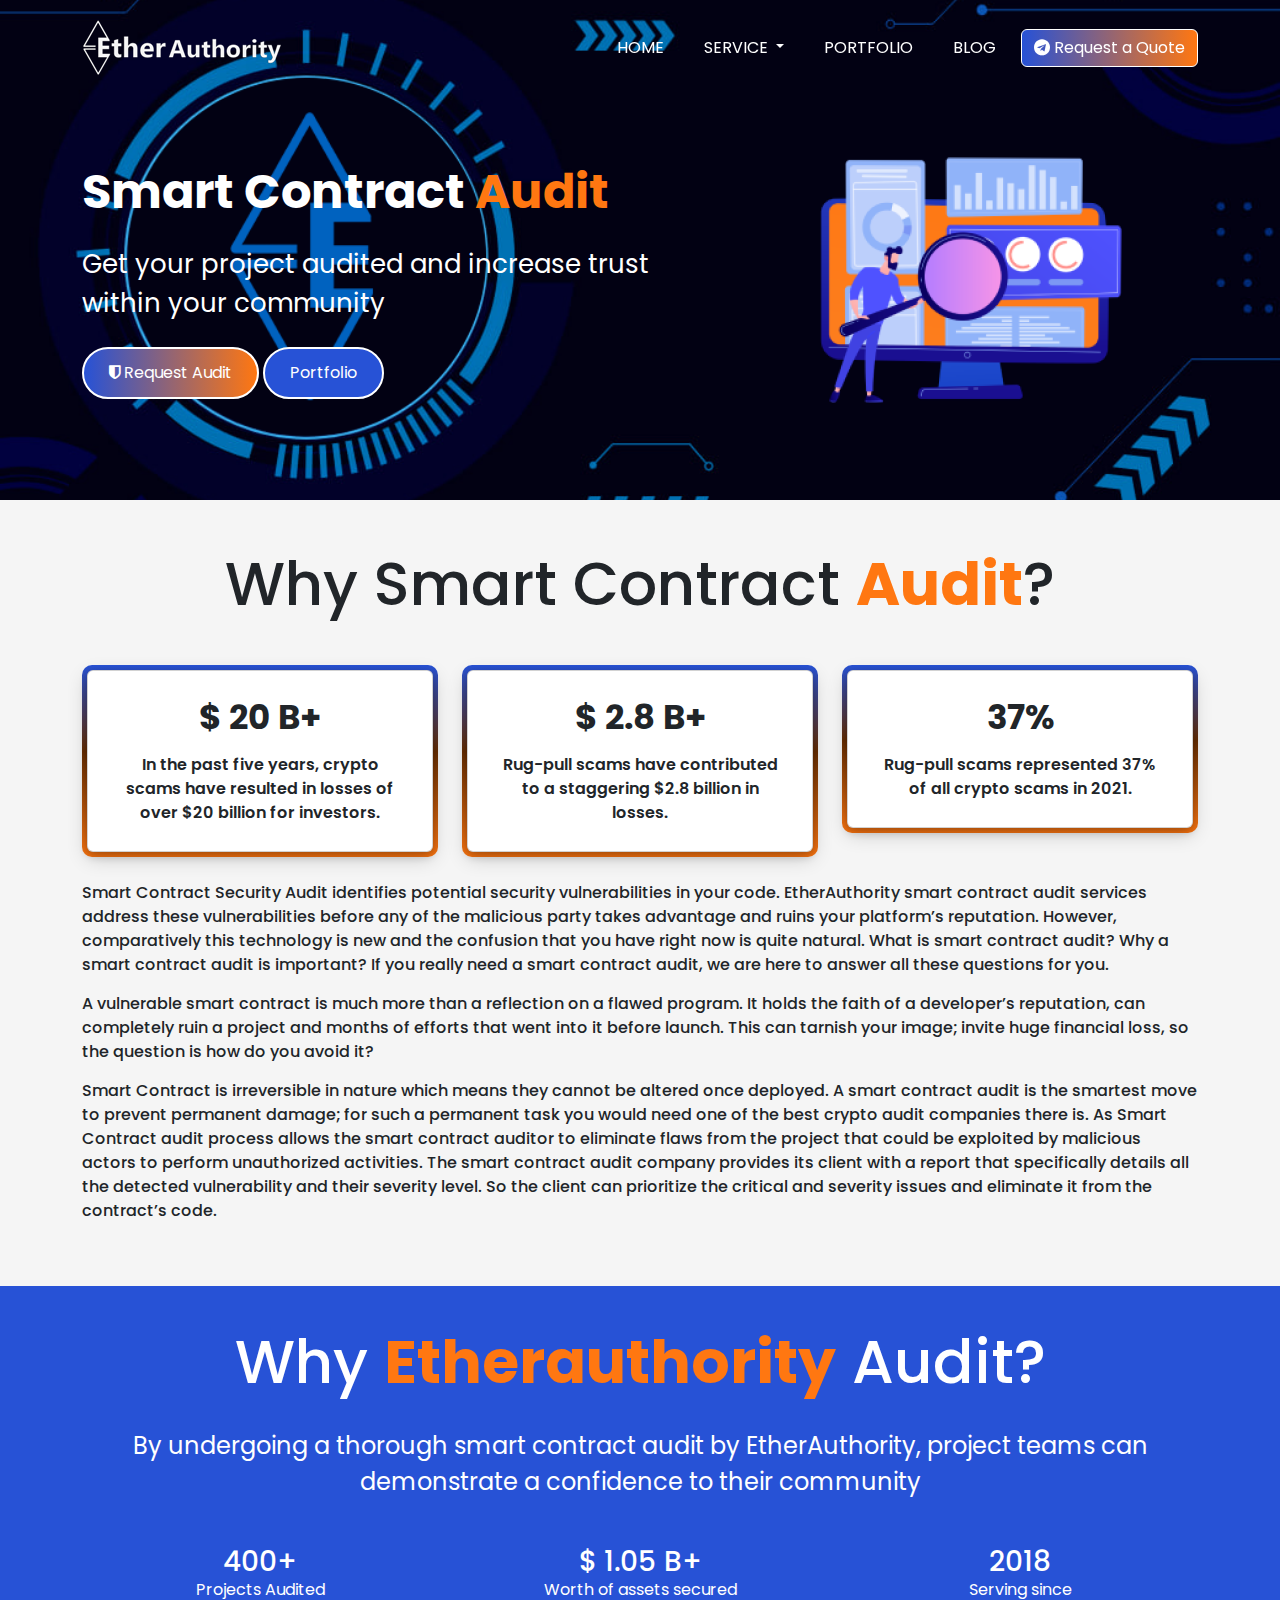
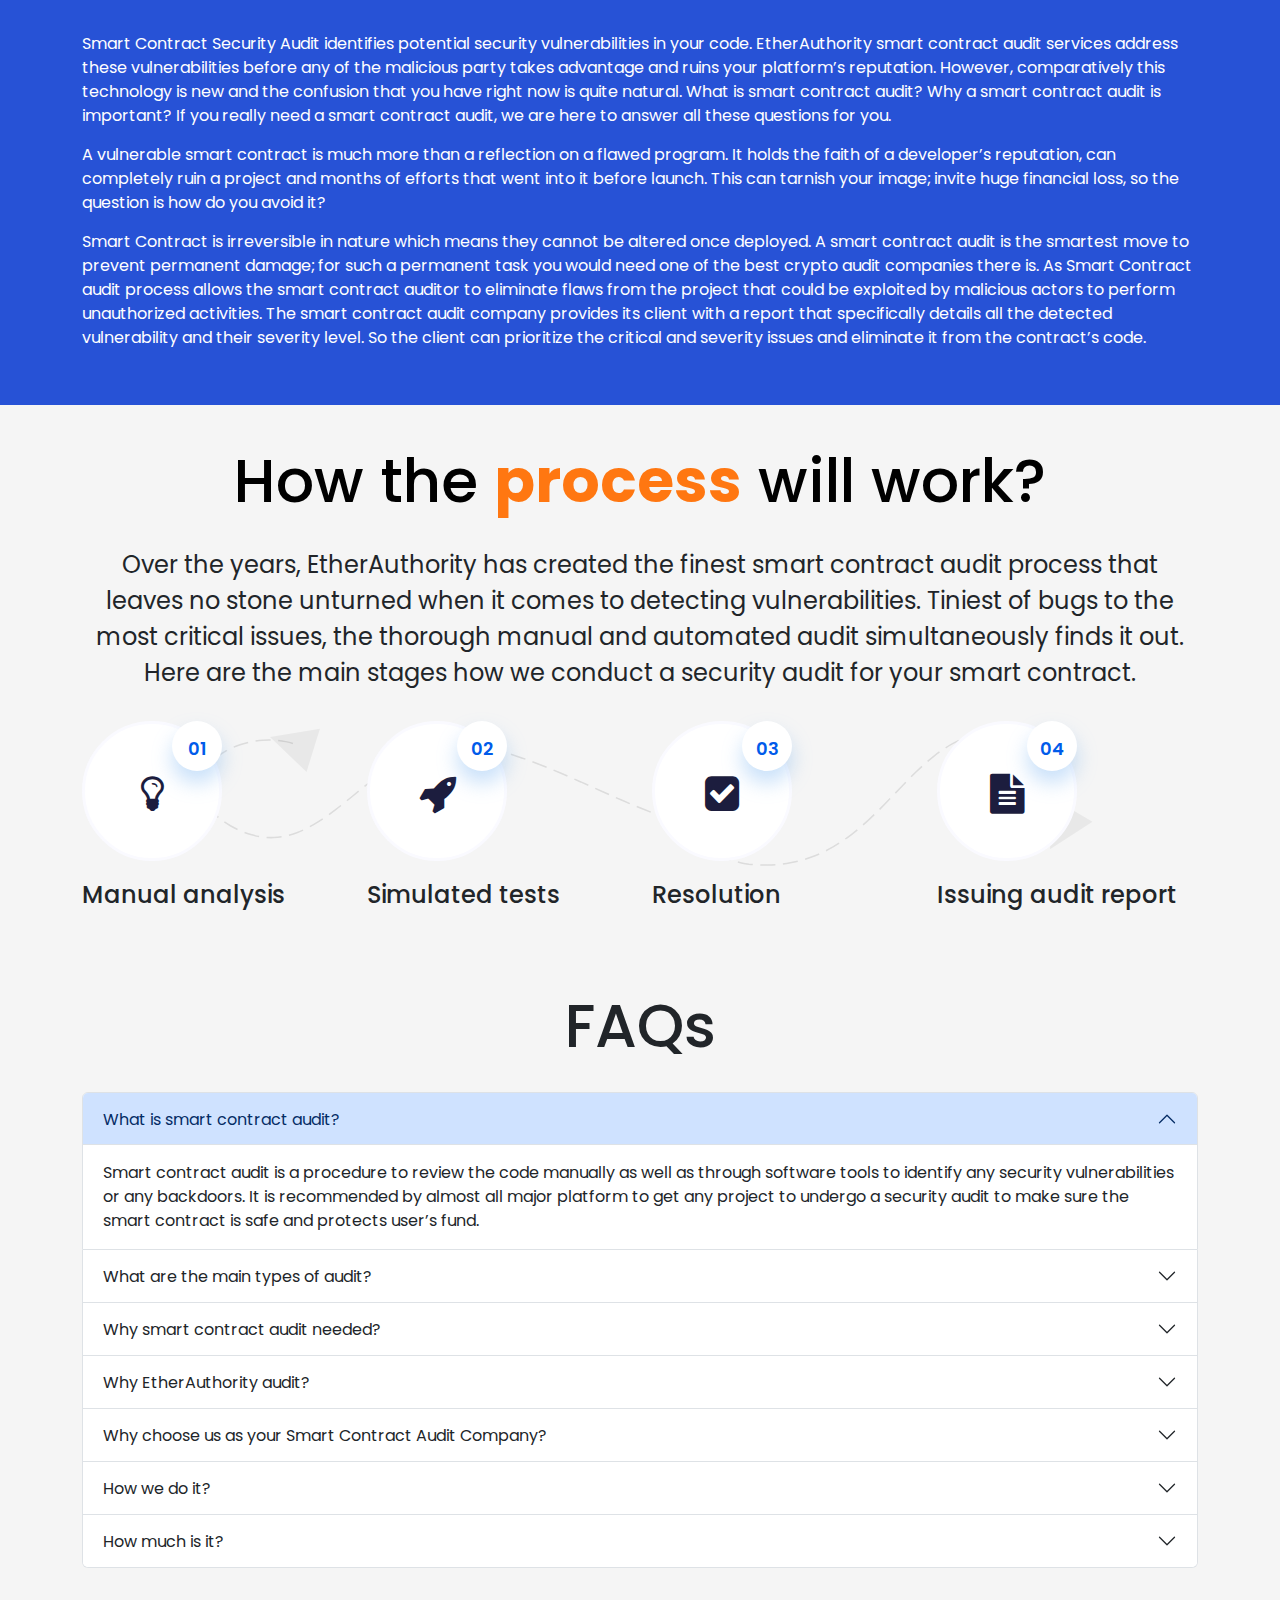
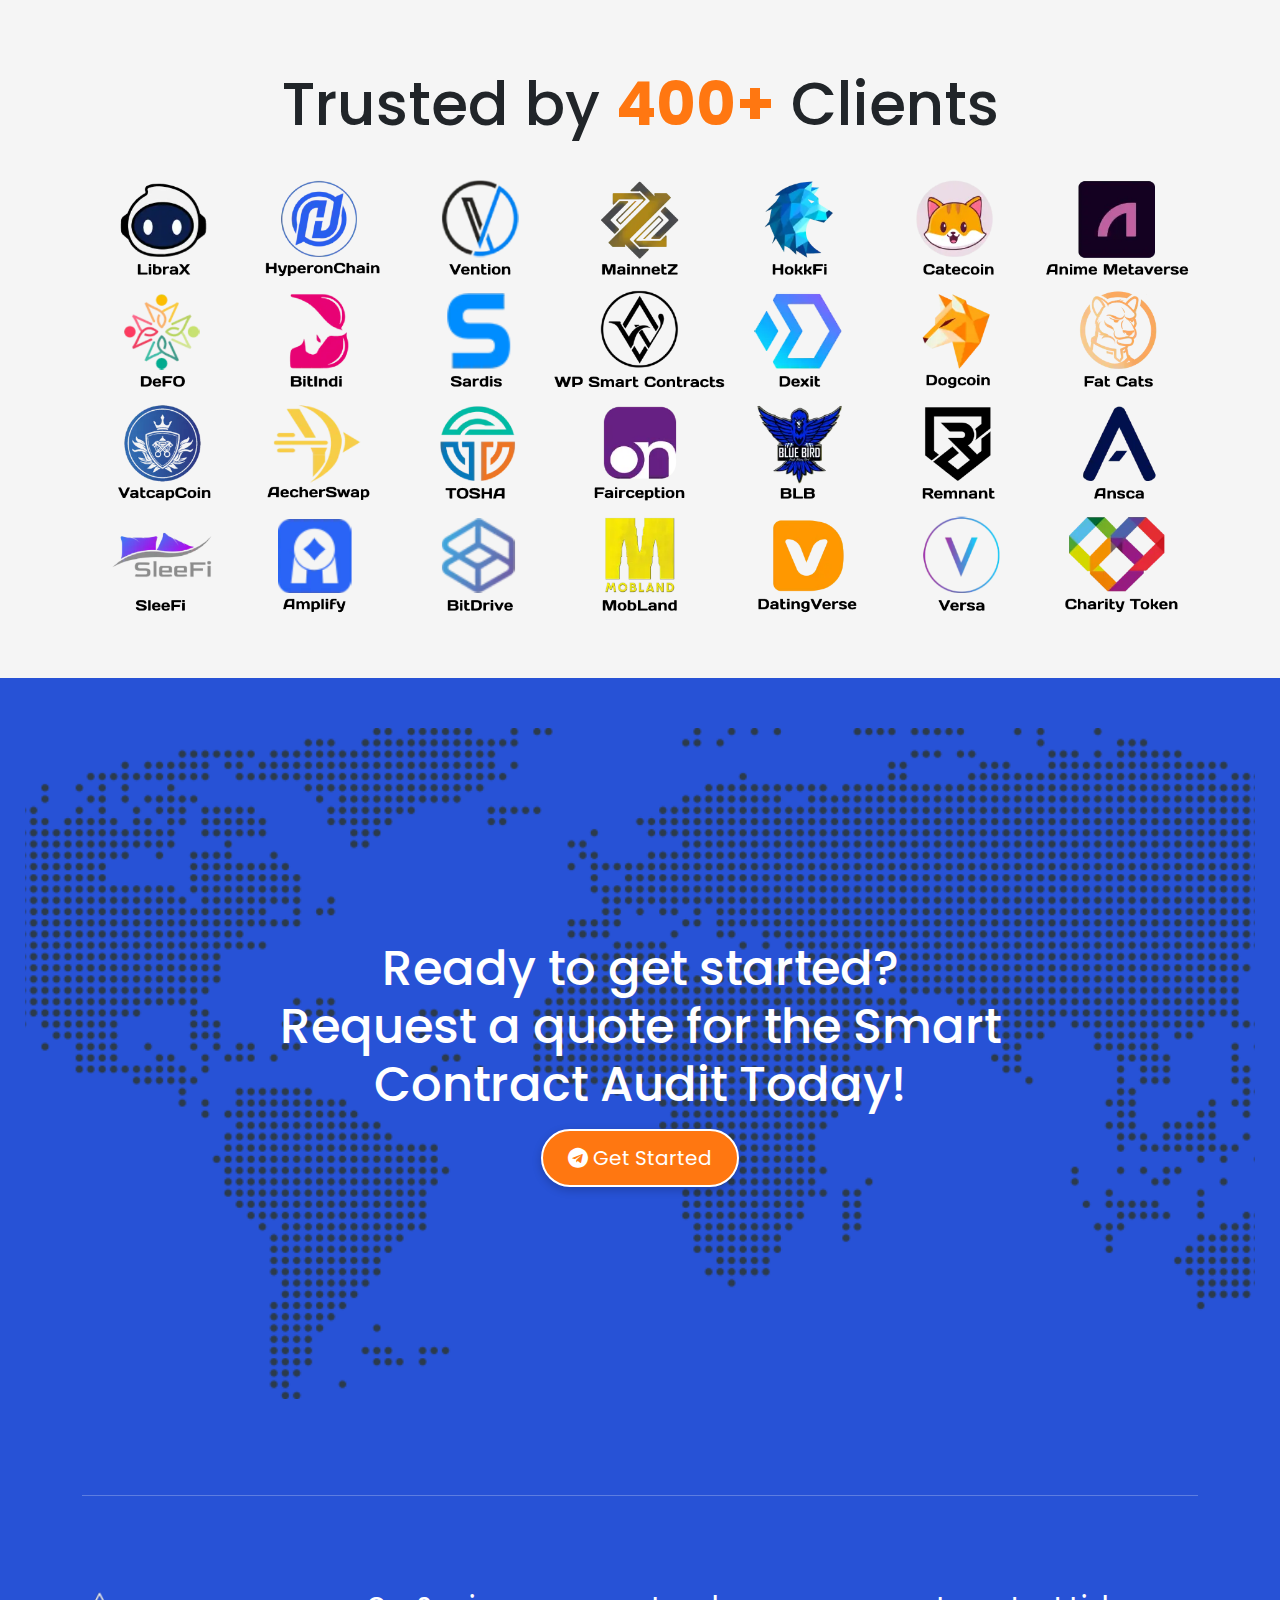
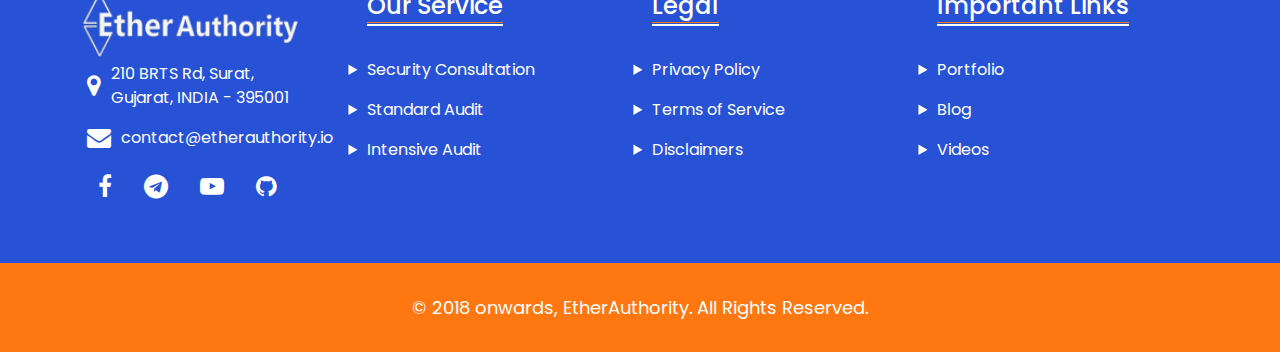
<file: smart-contract-audit.html>
<!DOCTYPE html>
<html lang="en">
<head>
    <meta charset="UTF-8">
    <meta name="viewport" content="width=device-width, initial-scale=1.0">
    <title>Smart Contract Audit - EtherAuthority - A Premier Smart Contract Audit Company | Web3 Security Redefined</title>
    <link rel="preconnect" href="https://fonts.googleapis.com">
    <link rel="preconnect" href="https://fonts.gstatic.com" crossorigin>
    <link href="https://fonts.googleapis.com/css2?family=Poppins:ital,wght@0,100;0,200;0,300;0,400;0,500;0,600;0,700;0,800;0,900;1,100;1,200;1,300;1,400;1,500;1,600;1,700;1,800;1,900&display=swap" rel="stylesheet">
    <link rel="stylesheet" href="css/font-awesome.min.css">
    <link rel="stylesheet" href="css/bootstrap.min.css">
    <link rel="stylesheet" href="css/style.css">
    <link rel="stylesheet" href="css/slick.css">
    <link rel="stylesheet" href="css/owl.carousel.min.css">
    <link rel="stylesheet" href="css/animate.css">
    <link rel="icon" href="img/favicon.png" sizes="32x32" />
    <link rel="icon" href="img/favicon.png" sizes="192x192" />
    <link rel="apple-touch-icon" href="img/favicon.png" />
    <meta name="msapplication-TileImage" content="img/favicon.png" />
</head>
<body class="poppins-regular">
    <section class="header">
        <nav class="navbar nav-menu secondary-color-bg navbar-expand-lg bg-body-tertiary">
            <div class="container">
              <a class="navbar-brand" href="index.html">
                <img src="img/logoetherAuthority.png" alt="logoetherAuthority">
              </a>
              <button class="navbar-toggler" type="button" data-bs-toggle="collapse" data-bs-target="#navbarSupportedContent" aria-controls="navbarSupportedContent" aria-expanded="false" aria-label="Toggle navigation">
                <i class="fa fa-bars" aria-hidden="true"></i>
              </button>
              <div class="collapse navbar-collapse" id="navbarSupportedContent">
                <ul class="navbar-nav ms-auto mb-2 mb-lg-0">
                  <li class="nav-item">
                    <a class="nav-link active" aria-current="page" href="index.html">HOME</a>
                  </li>
                  <li class="nav-item dropdown">
                    <a class="nav-link dropdown-toggle" href="#" role="button" data-bs-toggle="dropdown" aria-expanded="false">
                      SERVICE
                    </a>
                    <div class="dropdown-menu px-3 rounded-3 border-0 shadow">
                      <div class="row py-5">
                        <div class="col-sm-12 col-md-6 col-lg-3 col-xl-4">
                          <div class="eth-b-lgo">
                            <img src="img/EtherAuthorityLogo1400.png" style="width: 100px;" alt="logoetherAuthority">
                          </div>
                          <div class="menu-headline mb-3">
                            <h3>Audit Services, Pen Testing, Due Diligence, Insurance and KYC</h3>
                          </div>
                          <div class="links">
                            <a href="#">Learn more about our Audit Process <i class="fa fa-link" aria-hidden="true"></i></a>
                          </div>
                        </div>
                        <div class="col-sm-12 col-md-6 col-lg-3 col-xl-3 nav-menu-list">
                          <h5>Audit Services</h5>
                          <div class="h-[2px] w-12 rounded-full bg-secondary"></div>
                          <ul class="nav flex-column">
                            <li class="nav-item">
                              <a class="nav-link" href="#">BNB Audit</a>
                            </li>
                            <li class="nav-item">
                              <a class="nav-link" href="#">stETH Audit</a>
                            </li>
                            <li class="nav-item">
                              <a class="nav-link" href="#">Ton Audit</a>
                            </li>
                            <li class="nav-item">
                              <a class="nav-link" href="#">TRON Audit</a>
                            </li>
                            <li class="nav-item">
                              <a class="nav-link" href="#">Theta Audit</a>
                            </li>
                            <li class="nav-item">
                              <a class="nav-link" href="#">Matic Audit</a>
                            </li>
                            <li class="nav-item">
                              <a class="nav-link" href="#">Wrapped Audit</a>
                            </li>
                            <li class="nav-item">
                              <a class="nav-link" href="#">Polkadot Audit</a>
                            </li>
                            <li class="nav-item">
                              <a class="nav-link" href="#">Dai Audit</a>
                            </li>
                            <li class="nav-item">
                              <a class="nav-link" href="#">TrueUSD Audit</a>
                            </li>
                            <li class="nav-item">
                              <a class="nav-link" href="#">Uniswap Audit</a>
                            </li>
                            <li class="nav-item">
                              <a class="nav-link" href="#">OKB Audit</a>
                            </li>
                            <li class="nav-item">
                              <a class="nav-link" href="#">Cronos Audit</a>
                            </li>
                            <li class="nav-item">
                              <a class="nav-link" href="#">VeChain Audit</a>
                            </li>
                            <li class="nav-item">
                              <a class="nav-link" href="#">Arbitrum (ARB) Audit</a>
                            </li>
                            <li class="nav-item">
                              <a class="nav-link" href="#">Mantle Audit</a>
                            </li>
                            <li class="nav-item">
                              <a class="nav-link" href="#">Quant Audit</a>
                            </li>
                            <li class="nav-item">
                              <a class="nav-link" href="#">Lido Audit</a>
                            </li>
                            <li class="nav-item">
                              <a class="nav-link" href="#">LAToken Audit</a>
                            </li>
                          </ul>
                        </div>
                        <div class="col-sm-12 col-md-6 col-lg-3 col-xl-3 nav-menu-list">
                          <h5>Due Diligence</h5>
                          <ul class="nav flex-column">
                            <li class="nav-item">
                              <a class="nav-link" href="#">Defi Diligence</a>
                            </li>
                            <li class="nav-item">
                              <a class="nav-link" href="#">NFT Diligence</a>
                            </li>
                            <li class="nav-item">
                              <a class="nav-link" href="#">Rug Pull Diligence</a>
                            </li>
                          </ul>
                        </div>
                        <div class="col-sm-12 col-md-6 col-lg-3 col-xl-2 nav-menu-list">
                          <h5>Enhanced Security</h5>
                          <ul class="nav flex-column">
                            <li class="nav-item">
                              <a class="nav-link" href="#">Security Consultation</a>
                            </li>
                            <li class="nav-item">
                              <a class="nav-link" href="#">Blockchain Forensics</a>
                            </li>
                            <li class="nav-item">
                              <a class="nav-link" href="#">KYC</a>
                            </li>
                            <li class="nav-item">
                              <a class="nav-link" href="#">Read Teaming</a>
                            </li>
                            <li class="nav-item">
                              <a class="nav-link" href="#">dAap Architecture Consultancy</a>
                            </li>
                            <li class="nav-item">
                              <a class="nav-link" href="#">Insurance </a>
                            </li>
                          </ul>
                        </div>
                        
                      </div>
                    </div>
                  </li>
                  <li class="nav-item">
                    <a class="nav-link" href="portfolio.html">PORTFOLIO</a>
                  </li>
                  <li class="nav-item">
                    <a class="nav-link" href="blog.html" aria-disabled="true">BLOG</a>
                  </li>
                </ul>
                <form class="d-flex" role="search">
                  <!-- <input class="form-control me-2" type="search" placeholder="Search" aria-label="Search"> -->
                  <a class="btn btn-danger text-white" href="https://t.me/ethetauthority" role="button" target="_blank"><i class="fa fa-telegram" aria-hidden="true"></i> Request a Quote</a>
                </form>
              </div>
            </div>
          </nav>
    </section>
    <section class="ea-home">
      <div class="container">
        <div class="row align-item-center">
          <div class="col-xs-12 col-sm-12 col-md-6 col-lg-7 col-xl-7">
            <div class="ea-title mb-4">
              <h1>Smart Contract <span class="ea-highlight-text">Audit</span></h1>
            </div>
            <div class="ea-sub-title mb-4">
              <p>Get your project audited and increase
                trust within your community</p>
            </div>
            <div class="ea-search-btn">
              <div class="btn-portfolio">
                <a href="https://t.me/ethetauthority" class="btn btn-danger btn-rds-50" role="button"><i class="fa fa-shield" aria-hidden="true"></i> Request Audit</a>
                <a href="portfolio.html" class="btn btn-primary text-white btn-rds-50" role="button">Portfolio</a>
              </div>
            </div>
          </div>
          <div class="col-xs-12 col-sm-12 col-md-6 col-lg-5 col-xl-5">
              <div class="hero-img">
                <img src="img/20943767N.png" alt="20943767">
              </div>
          </div>
        </div>
      </div>
    </section>
    <section class="ea-why-smart-contract-audit">
      <div class="container">
        <div class="row">
          <div class="col-md-12">
            <div class="ea-main-title">
                <h2>Why Smart Contract <span class="ea-highlight-text">Audit</span>?</h2>
            </div>
          </div>
        </div>
        <div class="row">
            <div class="col-md-12 col-md-6 col-lg-4 col-xl-4 col-xxl-4">
              <div class="bg-img-color">
                <div class="card">
                    <div class="card-body text-center">
                        <h3>$ 20 B+</h3>
                        <p>
                            In the past five years, crypto
                            scams have resulted in losses of
                            over $20 billion for investors.
                        </p>
                    </div>
                </div>
              </div>
            </div>
            <div class="col-md-12 col-md-6 col-lg-4 col-xl-4 col-xxl-4">
              <div class="bg-img-color">
                <div class="card">
                    <div class="card-body text-center">
                        <h3>$ 2.8 B+</h3>
                        <p>
                            Rug-pull scams have contributed to a staggering $2.8 billion in losses.
                        </p>
                    </div>
                </div>
              </div>
            </div>
            <div class="col-md-12 col-md-6 col-lg-4 col-xl-4 col-xxl-4">
              <div class="bg-img-color">
                <div class="card">
                    <div class="card-body text-center">
                        <h3>37%</h3>
                        <p>
                            Rug-pull scams represented 37% of all crypto scams in 2021.
                        </p>
                    </div>
                </div>
              </div>
            </div>
        </div>
        <div class="row">
            <div class="col-md-12 ea-scap">
                <p>
                    Smart Contract Security Audit identifies potential security vulnerabilities in your code. EtherAuthority smart contract audit services address these vulnerabilities before any of the malicious party takes advantage and ruins your platform’s reputation. However, comparatively this technology is new and the confusion that you have right now is quite natural. What is smart contract audit? Why a smart contract audit is important? If you really need a smart contract audit, we are here to answer all these questions for you.
                </p>
                <p>
                    A vulnerable smart contract is much more than a reflection on a flawed program. It holds the faith of a developer’s reputation, can completely ruin a project and months of efforts that went into it before launch. This can tarnish your image; invite huge financial loss, so the question is how do you avoid it?
                </p>
                <p>
                    Smart Contract is irreversible in nature which means they cannot be altered once deployed. A smart contract audit is the smartest move to prevent permanent damage; for such a permanent task you would need one of the best crypto audit companies there is. As Smart Contract audit process allows the smart contract auditor to eliminate flaws from the project that could be exploited by malicious actors to perform unauthorized activities. The smart contract audit company provides its client with a report that specifically details all the detected vulnerability and their severity level. So the client can prioritize the critical and severity issues and eliminate it from the contract’s code.
                </p>
            </div>
        </div>
      </div>
    </section>
    <section class="ea-why-eth-audit">
        <div class="container">
          <div class="row">
            <div class="col-md-12">
              <div class="ea-main-title">
                  <h2>Why <span class="ea-highlight-text">Etherauthority</span> Audit?</h2>
                  <p>By undergoing a thorough smart contract audit by EtherAuthority, project teams can demonstrate a confidence to their community</p>
              </div>
            </div>
          </div>
          <div class="row">
              <div class="col-sm-12 col-md-4 col-lg-4 col-xl-4 col-xxl-4">
                  <div class="card12">
                      <div class="card-body12 ea-why-eth-audit-card text-center">
                          <h3>400+</h3>
                          <p>
                            Projects Audited
                          </p>
                      </div>
                  </div>
              </div>
              <div class="col-sm-12 col-md-4 col-lg-4 col-xl-4 col-xxl-4">
                  <div class="card12">
                      <div class="card-body12 ea-why-eth-audit-card text-center">
                          <h3>$ 1.05 B+</h3>
                          <p>
                            Worth of assets secured
                          </p>
                      </div>
                  </div>
              </div>
              <div class="col-sm-12 col-md-4 col-lg-4 col-xl-4 col-xxl-4">
                  <div class="card12">
                      <div class="card-body12 ea-why-eth-audit-card text-center">
                          <h3>2018</h3>
                          <p>
                            Serving since
                          </p>
                      </div>
                  </div>
              </div>
          </div>
          <div class="row">
              <div class="col-md-12 ea-scap">
                  <p>
                      Smart Contract Security Audit identifies potential security vulnerabilities in your code. EtherAuthority smart contract audit services address these vulnerabilities before any of the malicious party takes advantage and ruins your platform’s reputation. However, comparatively this technology is new and the confusion that you have right now is quite natural. What is smart contract audit? Why a smart contract audit is important? If you really need a smart contract audit, we are here to answer all these questions for you.
                  </p>
                  <p>
                      A vulnerable smart contract is much more than a reflection on a flawed program. It holds the faith of a developer’s reputation, can completely ruin a project and months of efforts that went into it before launch. This can tarnish your image; invite huge financial loss, so the question is how do you avoid it?
                  </p>
                  <p>
                      Smart Contract is irreversible in nature which means they cannot be altered once deployed. A smart contract audit is the smartest move to prevent permanent damage; for such a permanent task you would need one of the best crypto audit companies there is. As Smart Contract audit process allows the smart contract auditor to eliminate flaws from the project that could be exploited by malicious actors to perform unauthorized activities. The smart contract audit company provides its client with a report that specifically details all the detected vulnerability and their severity level. So the client can prioritize the critical and severity issues and eliminate it from the contract’s code.
                  </p>
              </div>
          </div>
        </div>
      </section>
    <section class="ea-how-to-process-work pos-r">
      <div class="container">
        <div class="row">
          <div class="col-sm-12">
            <div class="ea-main-title">
              <h2>How the <span class="ea-highlight-text">process</span> will work?</h2>
              <p>Over the years, EtherAuthority has created the finest smart contract audit process that leaves no stone unturned when it comes to detecting vulnerabilities. Tiniest of bugs to the most critical issues, the thorough manual and automated audit simultaneously finds it out. Here are the main stages how we conduct a security audit for your smart contract. </p>
            </div>
          </div>
        </div>
      </div>
      <div class="container">
        <div class="row">
          <div id="svg-container">
            <svg id="svgC" width="100%" height="100%" viewBox="0 0 620 120" preserveAspectRatio="xMidYMid meet"><desc>Created with Snap</desc><defs></defs><path d="M62.9 14.9c-25-7.74-56.6 4.8-60.4 24.3-3.73 19.6 21.6 35 39.6 37.6 42.8 6.2 72.9-53.4 116-58.9 65-18.2 191 101 215 28.8 5-16.7-7-49.1-34-44-34 11.5-31 46.5-14 69.3 9.38 12.6 24.2 20.6 39.8 22.9 91.4 9.05 102-98.9 176-86.7 18.8 3.81 33 17.3 36.7 34.6 2.01 10.2.124 21.1-5.18 30.1" id="squiggle" fill="none" stroke="rgba(0,0,0,0.1)" strokeMiterLimit="10" strokeDashOffset="180" style="stroke-width: 1; stroke-dasharray: 5, 10; stroke-dashoffset: 10;"></path><g transform="matrix(0.2956,-0.9553,0.9553,0.2956,43.2367,24.8965)"></g><g transform="matrix(-0.8615,-0.5077,0.5077,-0.8615,557,57)"></g><g transform="matrix(-0.8615,-0.5077,0.5077,-0.8615,557,57)"></g><g transform="matrix(-0.8615,-0.5077,0.5077,-0.8615,557,57)"></g><g transform="matrix(-0.8615,-0.5077,0.5077,-0.8615,557,57)"></g><g transform="matrix(-0.8615,-0.5077,0.5077,-0.8615,557,57)"></g><g transform="matrix(-0.8615,-0.5077,0.5077,-0.8615,557,57)"></g><g transform="matrix(-0.8615,-0.5077,0.5077,-0.8615,557,57)"></g><g transform="matrix(-0.8615,-0.5077,0.5077,-0.8615,557,57)"></g><g transform="matrix(-0.8615,-0.5077,0.5077,-0.8615,557,57)"></g><g transform="matrix(-0.8615,-0.5077,0.5077,-0.8615,557,57)"></g><g transform="matrix(-0.8615,-0.5077,0.5077,-0.8615,557,57)"></g><g transform="matrix(-0.8615,-0.5077,0.5077,-0.8615,557,57)"></g><g transform="matrix(-0.8615,-0.5077,0.5077,-0.8615,557,57)"></g><g transform="matrix(-0.8615,-0.5077,0.5077,-0.8615,557,57)"></g><g transform="matrix(-0.8615,-0.5077,0.5077,-0.8615,557,57)"></g><g transform="matrix(-0.8615,-0.5077,0.5077,-0.8615,557,57)"></g><g transform="matrix(-0.8615,-0.5077,0.5077,-0.8615,557,57)"></g><g transform="matrix(-0.8615,-0.5077,0.5077,-0.8615,557,57)"></g><g transform="matrix(-0.8615,-0.5077,0.5077,-0.8615,557,57)"></g><g transform="matrix(-0.8615,-0.5077,0.5077,-0.8615,557,57)"></g><g transform="matrix(-0.8615,-0.5077,0.5077,-0.8615,557,57)"></g><g transform="matrix(-0.8615,-0.5077,0.5077,-0.8615,557,57)"></g><g transform="matrix(-0.8615,-0.5077,0.5077,-0.8615,577.307,92.5386)"></g><g transform="matrix(-0.8615,-0.5077,0.5077,-0.8615,557,57)"></g><g transform="matrix(-0.8615,-0.5077,0.5077,-0.8615,557,57)"></g><g transform="matrix(-0.8615,-0.5077,0.5077,-0.8615,557,57)"></g><g transform="matrix(-0.8615,-0.5077,0.5077,-0.8615,557,57)"></g><g transform="matrix(-0.8615,-0.5077,0.5077,-0.8615,557,57)"></g><g transform="matrix(-0.8615,-0.5077,0.5077,-0.8615,557,57)"></g><g transform="matrix(-0.8615,-0.5077,0.5077,-0.8615,557,57)"></g><g transform="matrix(-0.8615,-0.5077,0.5077,-0.8615,577.307,92.5386)"></g><g transform="matrix(-0.8615,-0.5077,0.5077,-0.8615,557,57)"></g><g transform="matrix(-0.8615,-0.5077,0.5077,-0.8615,557,57)"></g><g transform="matrix(-0.8615,-0.5077,0.5077,-0.8615,557,57)"></g><g transform="matrix(-0.8615,-0.5077,0.5077,-0.8615,557,57)"></g><g transform="matrix(-0.8615,-0.5077,0.5077,-0.8615,557,57)"></g><g transform="matrix(-0.8615,-0.5077,0.5077,-0.8615,557,57)"></g><g transform="matrix(-0.8615,-0.5077,0.5077,-0.8615,557,57)"></g><g transform="matrix(-0.8615,-0.5077,0.5077,-0.8615,557,57)"></g><g transform="matrix(-0.8615,-0.5077,0.5077,-0.8615,557,57)"></g><g transform="matrix(-0.8615,-0.5077,0.5077,-0.8615,557,57)"></g><g transform="matrix(-0.8615,-0.5077,0.5077,-0.8615,557,57)"></g><g transform="matrix(-0.8615,-0.5077,0.5077,-0.8615,557,57)"></g><g transform="matrix(-0.8615,-0.5077,0.5077,-0.8615,557,57)"></g><g transform="matrix(-0.8615,-0.5077,0.5077,-0.8615,557,57)"></g><g transform="matrix(-0.8615,-0.5077,0.5077,-0.8615,557,57)"></g><g transform="matrix(-0.8615,-0.5077,0.5077,-0.8615,557,57)"></g><g transform="matrix(-0.8615,-0.5077,0.5077,-0.8615,557,57)"></g><g transform="matrix(-0.8615,-0.5077,0.5077,-0.8615,557,57)"></g><g transform="matrix(-0.8615,-0.5077,0.5077,-0.8615,557,57)"></g><g transform="matrix(-0.8615,-0.5077,0.5077,-0.8615,557,57)"></g><g transform="matrix(-0.8615,-0.5077,0.5077,-0.8615,577.307,92.5386)"></g><g transform="matrix(-0.8615,-0.5077,0.5077,-0.8615,557,57)"></g><g transform="matrix(-0.8615,-0.5077,0.5077,-0.8615,557,57)"></g><g transform="matrix(-0.8615,-0.5077,0.5077,-0.8615,557,57)"></g><g transform="matrix(-0.8615,-0.5077,0.5077,-0.8615,557,57)"></g><g transform="matrix(-0.8615,-0.5077,0.5077,-0.8615,557,57)"></g><g transform="matrix(-0.8615,-0.5077,0.5077,-0.8615,557,57)"></g><g transform="matrix(-0.8615,-0.5077,0.5077,-0.8615,557,57)"></g><g transform="matrix(-0.8615,-0.5077,0.5077,-0.8615,557,57)"></g><g transform="matrix(-0.8615,-0.5077,0.5077,-0.8615,557,57)"></g><g transform="matrix(-0.8615,-0.5077,0.5077,-0.8615,557,57)"></g><g transform="matrix(-0.8615,-0.5077,0.5077,-0.8615,557,57)"></g><g transform="matrix(-0.8615,-0.5077,0.5077,-0.8615,557,57)"></g><g transform="matrix(-0.8615,-0.5077,0.5077,-0.8615,557,57)"></g><g transform="matrix(-0.8615,-0.5077,0.5077,-0.8615,557,57)"></g><g transform="matrix(-0.8615,-0.5077,0.5077,-0.8615,557,57)"></g><g transform="matrix(-0.8615,-0.5077,0.5077,-0.8615,557,57)"></g><g transform="matrix(-0.8615,-0.5077,0.5077,-0.8615,557,57)"></g><g transform="matrix(-0.8615,-0.5077,0.5077,-0.8615,557,57)"></g><g transform="matrix(-0.8615,-0.5077,0.5077,-0.8615,557,57)"></g><g transform="matrix(-0.8615,-0.5077,0.5077,-0.8615,557,57)"></g><g transform="matrix(-0.8615,-0.5077,0.5077,-0.8615,557,57)"></g><g transform="matrix(-0.8615,-0.5077,0.5077,-0.8615,557,57)"></g><g transform="matrix(-0.8615,-0.5077,0.5077,-0.8615,557,57)"></g><g transform="matrix(-0.8615,-0.5077,0.5077,-0.8615,557,57)"></g><g transform="matrix(-0.8615,-0.5077,0.5077,-0.8615,557,57)"></g><g transform="matrix(-0.8615,-0.5077,0.5077,-0.8615,557,57)"></g><g transform="matrix(-0.8615,-0.5077,0.5077,-0.8615,557,57)"></g><g transform="matrix(-0.8615,-0.5077,0.5077,-0.8615,557,57)"></g><g transform="matrix(-0.8615,-0.5077,0.5077,-0.8615,557,57)"></g><g transform="matrix(-0.8615,-0.5077,0.5077,-0.8615,557,57)"></g><g transform="matrix(-0.8615,-0.5077,0.5077,-0.8615,557,57)"></g><g transform="matrix(-0.8615,-0.5077,0.5077,-0.8615,557,57)"></g><g transform="matrix(-0.8615,-0.5077,0.5077,-0.8615,557,57)"></g><g transform="matrix(-0.8615,-0.5077,0.5077,-0.8615,557,57)"></g><g transform="matrix(-0.8615,-0.5077,0.5077,-0.8615,557,57)"></g><g transform="matrix(-0.8615,-0.5077,0.5077,-0.8615,557,57)"></g><g transform="matrix(-0.8615,-0.5077,0.5077,-0.8615,557,57)"></g><g transform="matrix(-0.8615,-0.5077,0.5077,-0.8615,557,57)"></g><g transform="matrix(-0.8615,-0.5077,0.5077,-0.8615,557,57)"></g><g transform="matrix(-0.8615,-0.5077,0.5077,-0.8615,557,57)"></g><g transform="matrix(-0.8615,-0.5077,0.5077,-0.8615,577.307,92.5386)"></g><g transform="matrix(-0.8615,-0.5077,0.5077,-0.8615,557,57)"></g><g transform="matrix(-0.8615,-0.5077,0.5077,-0.8615,557,57)"></g><g transform="matrix(-0.8615,-0.5077,0.5077,-0.8615,557,57)"></g><g transform="matrix(-0.8615,-0.5077,0.5077,-0.8615,557,57)"></g><g transform="matrix(-0.8615,-0.5077,0.5077,-0.8615,557,57)"></g><g transform="matrix(-0.8615,-0.5077,0.5077,-0.8615,557,57)"></g><g transform="matrix(-0.8615,-0.5077,0.5077,-0.8615,557,57)"></g><g transform="matrix(-0.8615,-0.5077,0.5077,-0.8615,557,57)"></g><g transform="matrix(-0.8615,-0.5077,0.5077,-0.8615,557,57)"></g><g transform="matrix(-0.8615,-0.5077,0.5077,-0.8615,557,57)"></g><g transform="matrix(-0.8615,-0.5077,0.5077,-0.8615,557,57)"></g><g transform="matrix(-0.8615,-0.5077,0.5077,-0.8615,557,57)"></g><g transform="matrix(-0.8615,-0.5077,0.5077,-0.8615,557,57)"></g><g transform="matrix(-0.8615,-0.5077,0.5077,-0.8615,557,57)"></g><g transform="matrix(-0.8615,-0.5077,0.5077,-0.8615,557,57)"></g><g transform="matrix(-0.8615,-0.5077,0.5077,-0.8615,557,57)"></g><g transform="matrix(-0.8615,-0.5077,0.5077,-0.8615,557,57)"></g><g transform="matrix(-0.8615,-0.5077,0.5077,-0.8615,557,57)"></g><g transform="matrix(-0.8615,-0.5077,0.5077,-0.8615,557,57)"></g><g transform="matrix(-0.8615,-0.5077,0.5077,-0.8615,557,57)"></g><g transform="matrix(-0.8615,-0.5077,0.5077,-0.8615,557,57)"></g><g transform="matrix(-0.8615,-0.5077,0.5077,-0.8615,557,57)"></g><g transform="matrix(-0.8615,-0.5077,0.5077,-0.8615,557,57)"></g><g transform="matrix(-0.8615,-0.5077,0.5077,-0.8615,557,57)"></g><g transform="matrix(-0.8615,-0.5077,0.5077,-0.8615,557,57)"></g><g transform="matrix(-0.8615,-0.5077,0.5077,-0.8615,557,57)"></g><g transform="matrix(-0.8615,-0.5077,0.5077,-0.8615,557,57)"></g><g transform="matrix(-0.8615,-0.5077,0.5077,-0.8615,557,57)"></g><g transform="matrix(-0.8615,-0.5077,0.5077,-0.8615,557,57)"></g><g transform="matrix(-0.8615,-0.5077,0.5077,-0.8615,557,57)"></g><g transform="matrix(-0.8615,-0.5077,0.5077,-0.8615,557,57)"></g><g transform="matrix(-0.8615,-0.5077,0.5077,-0.8615,557,57)"></g><g transform="matrix(-0.8615,-0.5077,0.5077,-0.8615,557,57)"></g><g transform="matrix(-0.8615,-0.5077,0.5077,-0.8615,557,57)"></g><g transform="matrix(-0.8615,-0.5077,0.5077,-0.8615,557,57)"></g><g transform="matrix(-0.8615,-0.5077,0.5077,-0.8615,557,57)"></g><g transform="matrix(-0.8615,-0.5077,0.5077,-0.8615,557,57)"></g><g transform="matrix(-0.8615,-0.5077,0.5077,-0.8615,557,57)"></g><g transform="matrix(-0.8615,-0.5077,0.5077,-0.8615,557,57)"></g><g transform="matrix(-0.8615,-0.5077,0.5077,-0.8615,557,57)"></g><g transform="matrix(-0.8615,-0.5077,0.5077,-0.8615,557,57)"></g><g transform="matrix(-0.8615,-0.5077,0.5077,-0.8615,557,57)"></g><g transform="matrix(-0.8615,-0.5077,0.5077,-0.8615,557,57)"></g><g transform="matrix(-0.8615,-0.5077,0.5077,-0.8615,557,57)"></g><g transform="matrix(-0.8615,-0.5077,0.5077,-0.8615,557,57)"></g><g transform="matrix(-0.8615,-0.5077,0.5077,-0.8615,557,57)"></g><g transform="matrix(-0.8615,-0.5077,0.5077,-0.8615,557,57)"></g><g transform="matrix(-0.8615,-0.5077,0.5077,-0.8615,557,57)"></g><g transform="matrix(-0.8615,-0.5077,0.5077,-0.8615,557,57)"></g><g transform="matrix(-0.8615,-0.5077,0.5077,-0.8615,557,57)"></g><g transform="matrix(-0.8615,-0.5077,0.5077,-0.8615,557,57)"></g><g transform="matrix(-0.8615,-0.5077,0.5077,-0.8615,557,57)"></g><g transform="matrix(-0.8615,-0.5077,0.5077,-0.8615,557,57)"></g><g transform="matrix(-0.8615,-0.5077,0.5077,-0.8615,557,57)"></g><g transform="matrix(-0.8615,-0.5077,0.5077,-0.8615,557,57)"></g><g transform="matrix(-0.8615,-0.5077,0.5077,-0.8615,557,57)"></g><g transform="matrix(-0.8615,-0.5077,0.5077,-0.8615,557,57)"></g><g transform="matrix(-0.8615,-0.5077,0.5077,-0.8615,557,57)"></g><g transform="matrix(-0.8615,-0.5077,0.5077,-0.8615,557,57)"></g><g transform="matrix(-0.8615,-0.5077,0.5077,-0.8615,557,57)"></g><g transform="matrix(-0.8615,-0.5077,0.5077,-0.8615,557,57)"></g><g transform="matrix(-0.8615,-0.5077,0.5077,-0.8615,557,57)"></g><g transform="matrix(-0.8615,-0.5077,0.5077,-0.8615,557,57)"></g><g transform="matrix(-0.8615,-0.5077,0.5077,-0.8615,557,57)"></g><g transform="matrix(-0.8615,-0.5077,0.5077,-0.8615,557,57)"></g><g transform="matrix(-0.8615,-0.5077,0.5077,-0.8615,557,57)"></g><g transform="matrix(-0.8615,-0.5077,0.5077,-0.8615,557,57)"></g><g transform="matrix(-0.8615,-0.5077,0.5077,-0.8615,557,57)"></g><g transform="matrix(-0.8615,-0.5077,0.5077,-0.8615,557,57)"></g><g transform="matrix(-0.8615,-0.5077,0.5077,-0.8615,557,57)"></g><g transform="matrix(-0.8615,-0.5077,0.5077,-0.8615,557,57)"></g><g transform="matrix(-0.8615,-0.5077,0.5077,-0.8615,557,57)"></g><g transform="matrix(-0.8615,-0.5077,0.5077,-0.8615,557,57)"></g><g transform="matrix(-0.8615,-0.5077,0.5077,-0.8615,557,57)"></g><g transform="matrix(-0.8615,-0.5077,0.5077,-0.8615,557,57)"></g><g transform="matrix(-0.8615,-0.5077,0.5077,-0.8615,557,57)"></g><g transform="matrix(-0.8615,-0.5077,0.5077,-0.8615,557,57)"></g><g transform="matrix(-0.8615,-0.5077,0.5077,-0.8615,557,57)"></g><g transform="matrix(-0.8615,-0.5077,0.5077,-0.8615,557,57)"></g><g transform="matrix(-0.8615,-0.5077,0.5077,-0.8615,557,57)"></g><g transform="matrix(-0.8615,-0.5077,0.5077,-0.8615,557,57)"></g><g transform="matrix(-0.8615,-0.5077,0.5077,-0.8615,557,57)"></g><g transform="matrix(-0.8615,-0.5077,0.5077,-0.8615,557,57)"></g><g transform="matrix(-0.8615,-0.5077,0.5077,-0.8615,557,57)"></g><g transform="matrix(-0.8615,-0.5077,0.5077,-0.8615,577.307,92.5386)"></g><g transform="matrix(-0.8615,-0.5077,0.5077,-0.8615,557,57)"></g><g transform="matrix(-0.8615,-0.5077,0.5077,-0.8615,557,57)"></g><g transform="matrix(-0.8615,-0.5077,0.5077,-0.8615,557,57)"></g><g transform="matrix(-0.8615,-0.5077,0.5077,-0.8615,557,57)"></g><g transform="matrix(-0.8615,-0.5077,0.5077,-0.8615,557,57)"></g><g transform="matrix(-0.8615,-0.5077,0.5077,-0.8615,557,57)"></g><g transform="matrix(-0.8615,-0.5077,0.5077,-0.8615,557,57)"></g><g transform="matrix(-0.8615,-0.5077,0.5077,-0.8615,557,57)"></g><g transform="matrix(-0.8615,-0.5077,0.5077,-0.8615,557,57)"></g><g transform="matrix(-0.8615,-0.5077,0.5077,-0.8615,557,57)"></g><g transform="matrix(-0.8615,-0.5077,0.5077,-0.8615,557,57)"></g><g transform="matrix(-0.8615,-0.5077,0.5077,-0.8615,557,57)"></g><g transform="matrix(-0.8615,-0.5077,0.5077,-0.8615,557,57)"></g><g transform="matrix(-0.8615,-0.5077,0.5077,-0.8615,557,57)"></g><g transform="matrix(-0.8615,-0.5077,0.5077,-0.8615,557,57)"></g><g transform="matrix(-0.8615,-0.5077,0.5077,-0.8615,557,57)"></g><g transform="matrix(-0.8615,-0.5077,0.5077,-0.8615,557,57)"></g><g transform="matrix(-0.8615,-0.5077,0.5077,-0.8615,557,57)"></g><g transform="matrix(-0.8615,-0.5077,0.5077,-0.8615,557,57)"></g><g transform="matrix(-0.8615,-0.5077,0.5077,-0.8615,557,57)"></g><g transform="matrix(-0.8615,-0.5077,0.5077,-0.8615,557,57)"></g><g transform="matrix(-0.8615,-0.5077,0.5077,-0.8615,557,57)"></g><g transform="matrix(-0.8615,-0.5077,0.5077,-0.8615,557,57)"></g><g transform="matrix(-0.8615,-0.5077,0.5077,-0.8615,557,57)"></g><g transform="matrix(-0.8615,-0.5077,0.5077,-0.8615,557,57)"></g><g transform="matrix(-0.8615,-0.5077,0.5077,-0.8615,557,57)"></g><g transform="matrix(-0.8615,-0.5077,0.5077,-0.8615,557,57)"></g><g transform="matrix(-0.8615,-0.5077,0.5077,-0.8615,557,57)"></g><g transform="matrix(-0.8615,-0.5077,0.5077,-0.8615,557,57)"></g><g transform="matrix(-0.8615,-0.5077,0.5077,-0.8615,557,57)"></g><g transform="matrix(-0.8615,-0.5077,0.5077,-0.8615,557,57)"></g><g transform="matrix(-0.8615,-0.5077,0.5077,-0.8615,557,57)"></g><g transform="matrix(-0.8615,-0.5077,0.5077,-0.8615,557,57)"></g><g transform="matrix(-0.8615,-0.5077,0.5077,-0.8615,557,57)"></g><g transform="matrix(-0.8615,-0.5077,0.5077,-0.8615,557,57)"></g><g transform="matrix(-0.8615,-0.5077,0.5077,-0.8615,557,57)"></g><g transform="matrix(-0.8615,-0.5077,0.5077,-0.8615,557,57)"></g><g transform="matrix(-0.8615,-0.5077,0.5077,-0.8615,557,57)"></g><g transform="matrix(-0.8615,-0.5077,0.5077,-0.8615,557,57)"></g><g transform="matrix(-0.8615,-0.5077,0.5077,-0.8615,557,57)"></g><g transform="matrix(-0.8615,-0.5077,0.5077,-0.8615,557,57)"></g><g transform="matrix(-0.8615,-0.5077,0.5077,-0.8615,557,57)"></g><g transform="matrix(-0.8615,-0.5077,0.5077,-0.8615,557,57)"></g><g transform="matrix(-0.8615,-0.5077,0.5077,-0.8615,557,57)"></g><g transform="matrix(-0.8615,-0.5077,0.5077,-0.8615,557,57)"></g><g transform="matrix(-0.8615,-0.5077,0.5077,-0.8615,557,57)"></g><g transform="matrix(-0.8615,-0.5077,0.5077,-0.8615,557,57)"></g><g transform="matrix(-0.8615,-0.5077,0.5077,-0.8615,557,57)"></g><g transform="matrix(-0.8615,-0.5077,0.5077,-0.8615,557,57)"></g><g transform="matrix(-0.8615,-0.5077,0.5077,-0.8615,557,57)"></g><g transform="matrix(-0.8615,-0.5077,0.5077,-0.8615,557,57)"></g><g transform="matrix(-0.8615,-0.5077,0.5077,-0.8615,557,57)"></g><g transform="matrix(-0.8615,-0.5077,0.5077,-0.8615,557,57)"></g><g transform="matrix(-0.8615,-0.5077,0.5077,-0.8615,557,57)"></g><g transform="matrix(-0.8615,-0.5077,0.5077,-0.8615,557,57)"></g><g transform="matrix(-0.8615,-0.5077,0.5077,-0.8615,557,57)"></g><g transform="matrix(-0.8615,-0.5077,0.5077,-0.8615,557,57)"></g><g transform="matrix(-0.8615,-0.5077,0.5077,-0.8615,557,57)"></g><g transform="matrix(-0.8615,-0.5077,0.5077,-0.8615,557,57)"></g><g transform="matrix(-0.8615,-0.5077,0.5077,-0.8615,557,57)"></g><g transform="matrix(-0.8615,-0.5077,0.5077,-0.8615,557,57)"></g><g transform="matrix(-0.8615,-0.5077,0.5077,-0.8615,557,57)"></g><g transform="matrix(-0.8615,-0.5077,0.5077,-0.8615,557,57)"></g><g transform="matrix(-0.8615,-0.5077,0.5077,-0.8615,557,57)"></g><g transform="matrix(-0.8615,-0.5077,0.5077,-0.8615,557,57)"></g><g transform="matrix(-0.8615,-0.5077,0.5077,-0.8615,557,57)"></g><g transform="matrix(-0.8615,-0.5077,0.5077,-0.8615,557,57)"></g><g transform="matrix(-0.8615,-0.5077,0.5077,-0.8615,577.307,92.5386)"></g><g transform="matrix(-0.8615,-0.5077,0.5077,-0.8615,557,57)"></g><g transform="matrix(-0.8615,-0.5077,0.5077,-0.8615,557,57)"></g><g transform="matrix(-0.8615,-0.5077,0.5077,-0.8615,557,57)"></g><g transform="matrix(-0.8615,-0.5077,0.5077,-0.8615,557,57)"></g><g transform="matrix(-0.8615,-0.5077,0.5077,-0.8615,557,57)"></g><g transform="matrix(-0.8615,-0.5077,0.5077,-0.8615,557,57)"></g><g transform="matrix(-0.8615,-0.5077,0.5077,-0.8615,557,57)"></g><g transform="matrix(-0.8615,-0.5077,0.5077,-0.8615,557,57)"></g><g transform="matrix(-0.8615,-0.5077,0.5077,-0.8615,557,57)"></g><g transform="matrix(-0.8615,-0.5077,0.5077,-0.8615,557,57)"></g><g transform="matrix(-0.8615,-0.5077,0.5077,-0.8615,557,57)"></g><g transform="matrix(-0.8615,-0.5077,0.5077,-0.8615,557,57)"></g><g transform="matrix(-0.8615,-0.5077,0.5077,-0.8615,557,57)"></g><g transform="matrix(-0.8615,-0.5077,0.5077,-0.8615,577.307,92.5386)"></g><g transform="matrix(-0.8615,-0.5077,0.5077,-0.8615,557,57)"></g><g transform="matrix(-0.8615,-0.5077,0.5077,-0.8615,557,57)"></g><g transform="matrix(-0.8615,-0.5077,0.5077,-0.8615,557,57)"></g><g transform="matrix(-0.8615,-0.5077,0.5077,-0.8615,557,57)"></g><g transform="matrix(-0.8615,-0.5077,0.5077,-0.8615,557,57)"></g><g transform="matrix(-0.8615,-0.5077,0.5077,-0.8615,557,57)"></g><g transform="matrix(-0.8615,-0.5077,0.5077,-0.8615,557,57)"></g><g transform="matrix(-0.8615,-0.5077,0.5077,-0.8615,557,57)"></g><g transform="matrix(-0.8615,-0.5077,0.5077,-0.8615,557,57)"></g><g transform="matrix(-0.8615,-0.5077,0.5077,-0.8615,557,57)"></g><g transform="matrix(-0.8615,-0.5077,0.5077,-0.8615,557,57)"></g><g transform="matrix(-0.8615,-0.5077,0.5077,-0.8615,557,57)"></g><g transform="matrix(-0.8615,-0.5077,0.5077,-0.8615,557,57)"></g><g transform="matrix(-0.8615,-0.5077,0.5077,-0.8615,557,57)"></g><g transform="matrix(-0.8615,-0.5077,0.5077,-0.8615,557,57)"></g><g transform="matrix(-0.8615,-0.5077,0.5077,-0.8615,557,57)"></g><g transform="matrix(-0.8615,-0.5077,0.5077,-0.8615,557,57)"></g><g transform="matrix(-0.8615,-0.5077,0.5077,-0.8615,557,57)"></g><g transform="matrix(-0.8615,-0.5077,0.5077,-0.8615,557,57)"></g><g transform="matrix(-0.8615,-0.5077,0.5077,-0.8615,557,57)"></g><g transform="matrix(-0.8615,-0.5077,0.5077,-0.8615,557,57)"></g><g transform="matrix(-0.8615,-0.5077,0.5077,-0.8615,557,57)"></g><g transform="matrix(-0.8615,-0.5077,0.5077,-0.8615,557,57)"></g><g transform="matrix(-0.8615,-0.5077,0.5077,-0.8615,557,57)"></g><g transform="matrix(-0.8615,-0.5077,0.5077,-0.8615,557,57)"></g><g transform="matrix(-0.8615,-0.5077,0.5077,-0.8615,557,57)"></g><g transform="matrix(-0.8615,-0.5077,0.5077,-0.8615,557,57)"></g><g transform="matrix(-0.8615,-0.5077,0.5077,-0.8615,557,57)"></g><g transform="matrix(-0.8615,-0.5077,0.5077,-0.8615,557,57)"></g><g transform="matrix(-0.8615,-0.5077,0.5077,-0.8615,557,57)"></g><g transform="matrix(-0.8615,-0.5077,0.5077,-0.8615,557,57)"></g><g transform="matrix(-0.8615,-0.5077,0.5077,-0.8615,557,57)"></g><g transform="matrix(-0.8615,-0.5077,0.5077,-0.8615,557,57)"></g><g transform="matrix(-0.8615,-0.5077,0.5077,-0.8615,557,57)"></g><g transform="matrix(-0.8615,-0.5077,0.5077,-0.8615,557,57)"></g><g transform="matrix(-0.8615,-0.5077,0.5077,-0.8615,557,57)"></g><g transform="matrix(-0.8615,-0.5077,0.5077,-0.8615,557,57)"></g><g transform="matrix(-0.8615,-0.5077,0.5077,-0.8615,557,57)"></g><g transform="matrix(-0.8615,-0.5077,0.5077,-0.8615,557,57)"></g><g transform="matrix(-0.8615,-0.5077,0.5077,-0.8615,557,57)"></g><g transform="matrix(-0.8615,-0.5077,0.5077,-0.8615,557,57)"></g><g transform="matrix(-0.8615,-0.5077,0.5077,-0.8615,557,57)"></g><g transform="matrix(-0.8615,-0.5077,0.5077,-0.8615,557,57)"></g><g transform="matrix(-0.8615,-0.5077,0.5077,-0.8615,557,57)"></g><g transform="matrix(-0.8615,-0.5077,0.5077,-0.8615,557,57)"></g><g transform="matrix(-0.8615,-0.5077,0.5077,-0.8615,557,57)"></g><g transform="matrix(-0.8615,-0.5077,0.5077,-0.8615,557,57)"></g><g transform="matrix(-0.8615,-0.5077,0.5077,-0.8615,557,57)"></g><g transform="matrix(-0.8615,-0.5077,0.5077,-0.8615,557,57)"></g><g transform="matrix(-0.8615,-0.5077,0.5077,-0.8615,557,57)"></g><g transform="matrix(-0.8615,-0.5077,0.5077,-0.8615,557,57)"></g><g transform="matrix(-0.8615,-0.5077,0.5077,-0.8615,557,57)"></g><g transform="matrix(-0.8615,-0.5077,0.5077,-0.8615,557,57)"></g><g transform="matrix(-0.8615,-0.5077,0.5077,-0.8615,557,57)"></g><g transform="matrix(-0.8615,-0.5077,0.5077,-0.8615,557,57)"></g><g transform="matrix(-0.8615,-0.5077,0.5077,-0.8615,557,57)"></g><g transform="matrix(-0.8615,-0.5077,0.5077,-0.8615,557,57)"></g><g transform="matrix(-0.8615,-0.5077,0.5077,-0.8615,557,57)"></g><g transform="matrix(-0.8615,-0.5077,0.5077,-0.8615,557,57)"></g><g transform="matrix(-0.8615,-0.5077,0.5077,-0.8615,557,57)"></g><g transform="matrix(-0.8615,-0.5077,0.5077,-0.8615,557,57)"></g><g transform="matrix(-0.8615,-0.5077,0.5077,-0.8615,557,57)"></g><g transform="matrix(-0.8615,-0.5077,0.5077,-0.8615,557,57)"></g><g transform="matrix(-0.8615,-0.5077,0.5077,-0.8615,557,57)"></g><g transform="matrix(-0.8615,-0.5077,0.5077,-0.8615,557,57)"></g><g transform="matrix(-0.8615,-0.5077,0.5077,-0.8615,557,57)"></g><g transform="matrix(-0.8615,-0.5077,0.5077,-0.8615,557,57)"></g><g transform="matrix(-0.8615,-0.5077,0.5077,-0.8615,557,57)"></g><g transform="matrix(-0.8615,-0.5077,0.5077,-0.8615,557,57)"></g><g transform="matrix(-0.8615,-0.5077,0.5077,-0.8615,557,57)"></g><g transform="matrix(-0.8615,-0.5077,0.5077,-0.8615,557,57)"></g><g transform="matrix(-0.8615,-0.5077,0.5077,-0.8615,577.307,92.5386)"></g><g transform="matrix(-0.8615,-0.5077,0.5077,-0.8615,557,57)"></g><g transform="matrix(-0.8615,-0.5077,0.5077,-0.8615,557,57)"></g><g transform="matrix(-0.8615,-0.5077,0.5077,-0.8615,557,57)"></g><g transform="matrix(-0.8615,-0.5077,0.5077,-0.8615,557,57)"></g><g transform="matrix(-0.8615,-0.5077,0.5077,-0.8615,557,57)"></g><g transform="matrix(-0.8615,-0.5077,0.5077,-0.8615,557,57)"></g><g transform="matrix(-0.8615,-0.5077,0.5077,-0.8615,557,57)"></g><g transform="matrix(-0.8615,-0.5077,0.5077,-0.8615,557,57)"></g><g transform="matrix(-0.8615,-0.5077,0.5077,-0.8615,557,57)"></g><g transform="matrix(-0.8615,-0.5077,0.5077,-0.8615,557,57)"></g><g transform="matrix(-0.8615,-0.5077,0.5077,-0.8615,557,57)"></g><g transform="matrix(-0.8615,-0.5077,0.5077,-0.8615,557,57)"></g><g transform="matrix(-0.8615,-0.5077,0.5077,-0.8615,557,57)"></g><g transform="matrix(-0.8615,-0.5077,0.5077,-0.8615,557,57)"></g><g transform="matrix(-0.8615,-0.5077,0.5077,-0.8615,557,57)"></g><g transform="matrix(-0.8615,-0.5077,0.5077,-0.8615,557,57)"></g><g transform="matrix(-0.8615,-0.5077,0.5077,-0.8615,557,57)"></g><g transform="matrix(-0.8615,-0.5077,0.5077,-0.8615,557,57)"></g><g transform="matrix(-0.8615,-0.5077,0.5077,-0.8615,557,57)"></g><g transform="matrix(-0.8615,-0.5077,0.5077,-0.8615,557,57)"></g><g transform="matrix(-0.8615,-0.5077,0.5077,-0.8615,557,57)"></g><g transform="matrix(-0.8615,-0.5077,0.5077,-0.8615,557,57)"></g><g transform="matrix(-0.8615,-0.5077,0.5077,-0.8615,557,57)"></g><g transform="matrix(-0.8615,-0.5077,0.5077,-0.8615,557,57)"></g><g transform="matrix(-0.8615,-0.5077,0.5077,-0.8615,557,57)"></g><g transform="matrix(-0.8615,-0.5077,0.5077,-0.8615,557,57)"></g><g transform="matrix(-0.8615,-0.5077,0.5077,-0.8615,557,57)"></g><g transform="matrix(-0.8615,-0.5077,0.5077,-0.8615,557,57)"></g><g transform="matrix(-0.8615,-0.5077,0.5077,-0.8615,557,57)"></g><g transform="matrix(-0.8615,-0.5077,0.5077,-0.8615,557,57)"></g><g transform="matrix(-0.8615,-0.5077,0.5077,-0.8615,557,57)"></g><g transform="matrix(-0.8615,-0.5077,0.5077,-0.8615,557,57)"></g><g transform="matrix(-0.8615,-0.5077,0.5077,-0.8615,557,57)"></g><g transform="matrix(-0.8615,-0.5077,0.5077,-0.8615,557,57)"></g><g transform="matrix(-0.8615,-0.5077,0.5077,-0.8615,557,57)"></g><g transform="matrix(-0.8615,-0.5077,0.5077,-0.8615,557,57)"></g><g transform="matrix(-0.8615,-0.5077,0.5077,-0.8615,557,57)"></g><g transform="matrix(-0.8615,-0.5077,0.5077,-0.8615,557,57)"></g><g transform="matrix(-0.8615,-0.5077,0.5077,-0.8615,557,57)"></g><g transform="matrix(-0.8615,-0.5077,0.5077,-0.8615,557,57)"></g><g transform="matrix(-0.8615,-0.5077,0.5077,-0.8615,557,57)"></g><g transform="matrix(-0.8615,-0.5077,0.5077,-0.8615,557,57)"></g><g transform="matrix(-0.8615,-0.5077,0.5077,-0.8615,557,57)"></g><g transform="matrix(-0.8615,-0.5077,0.5077,-0.8615,557,57)"></g><g transform="matrix(-0.8615,-0.5077,0.5077,-0.8615,557,57)"></g><g transform="matrix(-0.8615,-0.5077,0.5077,-0.8615,557,57)"></g><g transform="matrix(-0.8615,-0.5077,0.5077,-0.8615,557,57)"></g><g transform="matrix(-0.8615,-0.5077,0.5077,-0.8615,557,57)"></g><g transform="matrix(-0.8615,-0.5077,0.5077,-0.8615,557,57)"></g><g transform="matrix(-0.8615,-0.5077,0.5077,-0.8615,557,57)"></g><g transform="matrix(-0.8615,-0.5077,0.5077,-0.8615,557,57)"></g><g transform="matrix(-0.8615,-0.5077,0.5077,-0.8615,557,57)"></g><g transform="matrix(-0.8615,-0.5077,0.5077,-0.8615,557,57)"></g><g transform="matrix(-0.8615,-0.5077,0.5077,-0.8615,557,57)"></g><g transform="matrix(-0.8615,-0.5077,0.5077,-0.8615,557,57)"></g><g transform="matrix(-0.8615,-0.5077,0.5077,-0.8615,557,57)"></g><g transform="matrix(-0.8615,-0.5077,0.5077,-0.8615,557,57)"></g><g transform="matrix(-0.8615,-0.5077,0.5077,-0.8615,557,57)"></g><g transform="matrix(-0.8615,-0.5077,0.5077,-0.8615,557,57)"></g><g transform="matrix(-0.8615,-0.5077,0.5077,-0.8615,557,57)"></g><g transform="matrix(-0.8615,-0.5077,0.5077,-0.8615,557,57)"></g><g transform="matrix(-0.8615,-0.5077,0.5077,-0.8615,557,57)"></g><g transform="matrix(-0.8615,-0.5077,0.5077,-0.8615,557,57)"></g><g transform="matrix(-0.8615,-0.5077,0.5077,-0.8615,557,57)"></g><g transform="matrix(-0.8615,-0.5077,0.5077,-0.8615,557,57)"></g><g transform="matrix(-0.8615,-0.5077,0.5077,-0.8615,557,57)"></g><g transform="matrix(-0.8615,-0.5077,0.5077,-0.8615,557,57)"></g><g transform="matrix(-0.8615,-0.5077,0.5077,-0.8615,557,57)"></g><g transform="matrix(-0.8615,-0.5077,0.5077,-0.8615,557,57)"></g><g transform="matrix(-0.8615,-0.5077,0.5077,-0.8615,557,57)"></g><g transform="matrix(-0.8615,-0.5077,0.5077,-0.8615,557,57)"></g><g transform="matrix(-0.8615,-0.5077,0.5077,-0.8615,557,57)"></g><g transform="matrix(-0.8615,-0.5077,0.5077,-0.8615,557,57)"></g><g transform="matrix(-0.8615,-0.5077,0.5077,-0.8615,557,57)"></g><g transform="matrix(-0.8615,-0.5077,0.5077,-0.8615,557,57)"></g><g transform="matrix(-0.8615,-0.5077,0.5077,-0.8615,557,57)"></g><g transform="matrix(-0.8615,-0.5077,0.5077,-0.8615,557,57)"></g><g transform="matrix(-0.8615,-0.5077,0.5077,-0.8615,557,57)"></g><g transform="matrix(-0.8615,-0.5077,0.5077,-0.8615,557,57)"></g><g transform="matrix(-0.8615,-0.5077,0.5077,-0.8615,557,57)"></g><g transform="matrix(-0.8615,-0.5077,0.5077,-0.8615,557,57)"></g><g transform="matrix(-0.8615,-0.5077,0.5077,-0.8615,557,57)"></g><g transform="matrix(-0.8615,-0.5077,0.5077,-0.8615,557,57)"></g><g transform="matrix(-0.8615,-0.5077,0.5077,-0.8615,557,57)"></g><g transform="matrix(-0.8615,-0.5077,0.5077,-0.8615,577.307,92.5386)"></g><g transform="matrix(-0.8615,-0.5077,0.5077,-0.8615,557,57)"></g><g transform="matrix(-0.8615,-0.5077,0.5077,-0.8615,557,57)"></g><g transform="matrix(-0.8615,-0.5077,0.5077,-0.8615,557,57)"></g><g transform="matrix(-0.8615,-0.5077,0.5077,-0.8615,557,57)"></g><g transform="matrix(-0.8615,-0.5077,0.5077,-0.8615,557,57)"></g><g transform="matrix(-0.8615,-0.5077,0.5077,-0.8615,557,57)"></g><g transform="matrix(-0.8615,-0.5077,0.5077,-0.8615,557,57)"></g><g transform="matrix(-0.8615,-0.5077,0.5077,-0.8615,557,57)"></g><g transform="matrix(-0.8615,-0.5077,0.5077,-0.8615,557,57)"></g><g transform="matrix(-0.8615,-0.5077,0.5077,-0.8615,557,57)"></g><g transform="matrix(-0.8615,-0.5077,0.5077,-0.8615,557,57)"></g><g transform="matrix(-0.8615,-0.5077,0.5077,-0.8615,557,57)"></g><g transform="matrix(-0.8615,-0.5077,0.5077,-0.8615,557,57)"></g><g transform="matrix(-0.8615,-0.5077,0.5077,-0.8615,557,57)"></g><g transform="matrix(-0.8615,-0.5077,0.5077,-0.8615,557,57)"></g><g transform="matrix(-0.8615,-0.5077,0.5077,-0.8615,557,57)"></g><g transform="matrix(-0.8615,-0.5077,0.5077,-0.8615,557,57)"></g><g transform="matrix(-0.8615,-0.5077,0.5077,-0.8615,557,57)"></g><g transform="matrix(-0.8615,-0.5077,0.5077,-0.8615,557,57)"></g><g transform="matrix(-0.8615,-0.5077,0.5077,-0.8615,557,57)"></g><g transform="matrix(-0.8615,-0.5077,0.5077,-0.8615,557,57)"></g><g transform="matrix(-0.8615,-0.5077,0.5077,-0.8615,557,57)"></g><g transform="matrix(-0.8615,-0.5077,0.5077,-0.8615,557,57)"></g><g transform="matrix(-0.8615,-0.5077,0.5077,-0.8615,557,57)"></g><g transform="matrix(-0.8615,-0.5077,0.5077,-0.8615,557,57)"></g><g transform="matrix(-0.8615,-0.5077,0.5077,-0.8615,557,57)"></g><g transform="matrix(-0.8615,-0.5077,0.5077,-0.8615,557,57)"></g><g transform="matrix(-0.8615,-0.5077,0.5077,-0.8615,557,57)"></g><g transform="matrix(-0.8615,-0.5077,0.5077,-0.8615,557,57)"></g><g transform="matrix(-0.8615,-0.5077,0.5077,-0.8615,557,57)"></g><g transform="matrix(-0.8615,-0.5077,0.5077,-0.8615,557,57)"></g><g transform="matrix(-0.8615,-0.5077,0.5077,-0.8615,557,57)"></g><g transform="matrix(-0.8615,-0.5077,0.5077,-0.8615,557,57)"></g><g transform="matrix(-0.8615,-0.5077,0.5077,-0.8615,557,57)"></g><g transform="matrix(-0.8615,-0.5077,0.5077,-0.8615,557,57)"></g><g transform="matrix(-0.8615,-0.5077,0.5077,-0.8615,557,57)"></g><g transform="matrix(-0.8615,-0.5077,0.5077,-0.8615,557,57)"></g><g transform="matrix(-0.8615,-0.5077,0.5077,-0.8615,557,57)"></g><g transform="matrix(-0.8615,-0.5077,0.5077,-0.8615,577.307,92.5386)"></g><g transform="matrix(-0.8615,-0.5077,0.5077,-0.8615,557,57)"></g><g transform="matrix(-0.8615,-0.5077,0.5077,-0.8615,557,57)"></g><g transform="matrix(-0.8615,-0.5077,0.5077,-0.8615,557,57)"></g><g transform="matrix(-0.8615,-0.5077,0.5077,-0.8615,557,57)"></g><g transform="matrix(-0.8615,-0.5077,0.5077,-0.8615,557,57)"></g><g transform="matrix(-0.8615,-0.5077,0.5077,-0.8615,557,57)"></g><g transform="matrix(-0.8615,-0.5077,0.5077,-0.8615,557,57)"></g><g transform="matrix(-0.8615,-0.5077,0.5077,-0.8615,557,57)"></g><g transform="matrix(-0.8615,-0.5077,0.5077,-0.8615,557,57)"></g><g transform="matrix(-0.8615,-0.5077,0.5077,-0.8615,557,57)"></g><g transform="matrix(-0.8615,-0.5077,0.5077,-0.8615,557,57)"></g><g transform="matrix(-0.8615,-0.5077,0.5077,-0.8615,557,57)"></g><g transform="matrix(-0.8615,-0.5077,0.5077,-0.8615,557,57)"></g><g transform="matrix(-0.8615,-0.5077,0.5077,-0.8615,557,57)"></g><g transform="matrix(-0.8615,-0.5077,0.5077,-0.8615,557,57)"></g><g transform="matrix(-0.8615,-0.5077,0.5077,-0.8615,557,57)"></g><g transform="matrix(-0.8615,-0.5077,0.5077,-0.8615,557,57)"></g><g transform="matrix(-0.8615,-0.5077,0.5077,-0.8615,557,57)"></g><g transform="matrix(-0.8615,-0.5077,0.5077,-0.8615,557,57)"></g><g transform="matrix(-0.8615,-0.5077,0.5077,-0.8615,557,57)"></g><g transform="matrix(-0.8615,-0.5077,0.5077,-0.8615,557,57)"></g><g transform="matrix(-0.8615,-0.5077,0.5077,-0.8615,557,57)"></g><g transform="matrix(-0.8615,-0.5077,0.5077,-0.8615,557,57)"></g><g transform="matrix(-0.8615,-0.5077,0.5077,-0.8615,557,57)"></g><g transform="matrix(-0.8615,-0.5077,0.5077,-0.8615,557,57)"></g><g transform="matrix(-0.8615,-0.5077,0.5077,-0.8615,557,57)"></g><g transform="matrix(-0.8615,-0.5077,0.5077,-0.8615,557,57)"></g><g transform="matrix(-0.8615,-0.5077,0.5077,-0.8615,557,57)"></g><g transform="matrix(-0.8615,-0.5077,0.5077,-0.8615,557,57)"></g><g transform="matrix(-0.8615,-0.5077,0.5077,-0.8615,557,57)"></g><g transform="matrix(-0.8615,-0.5077,0.5077,-0.8615,557,57)"></g><g transform="matrix(-0.8615,-0.5077,0.5077,-0.8615,557,57)"></g><g transform="matrix(-0.8615,-0.5077,0.5077,-0.8615,557,57)"></g><g transform="matrix(-0.8615,-0.5077,0.5077,-0.8615,557,57)"></g><g transform="matrix(-0.8615,-0.5077,0.5077,-0.8615,557,57)"></g><g transform="matrix(-0.8615,-0.5077,0.5077,-0.8615,557,57)"></g><g transform="matrix(-0.8615,-0.5077,0.5077,-0.8615,557,57)"></g><g transform="matrix(-0.8615,-0.5077,0.5077,-0.8615,557,57)"></g><g transform="matrix(-0.8615,-0.5077,0.5077,-0.8615,557,57)"></g><g transform="matrix(-0.8615,-0.5077,0.5077,-0.8615,557,57)"></g><g transform="matrix(-0.8615,-0.5077,0.5077,-0.8615,557,57)"></g><g transform="matrix(-0.8615,-0.5077,0.5077,-0.8615,557,57)"></g><g transform="matrix(-0.8615,-0.5077,0.5077,-0.8615,557,57)"></g><g transform="matrix(-0.8615,-0.5077,0.5077,-0.8615,557,57)"></g><g transform="matrix(-0.8615,-0.5077,0.5077,-0.8615,557,57)"></g><g transform="matrix(-0.8615,-0.5077,0.5077,-0.8615,557,57)"></g><g transform="matrix(-0.8615,-0.5077,0.5077,-0.8615,557,57)"></g><g transform="matrix(-0.8615,-0.5077,0.5077,-0.8615,557,57)"></g><g transform="matrix(-0.8615,-0.5077,0.5077,-0.8615,557,57)"></g><g transform="matrix(-0.8615,-0.5077,0.5077,-0.8615,557,57)"></g><g transform="matrix(-0.8615,-0.5077,0.5077,-0.8615,557,57)"></g><g transform="matrix(-0.8615,-0.5077,0.5077,-0.8615,557,57)"></g><g transform="matrix(-0.8615,-0.5077,0.5077,-0.8615,557,57)"></g><g transform="matrix(-0.8615,-0.5077,0.5077,-0.8615,557,57)"></g><g transform="matrix(-0.8615,-0.5077,0.5077,-0.8615,557,57)"></g><g transform="matrix(-0.8615,-0.5077,0.5077,-0.8615,557,57)"></g><g transform="matrix(-0.8615,-0.5077,0.5077,-0.8615,557,57)"></g><g transform="matrix(-0.8615,-0.5077,0.5077,-0.8615,557,57)"></g><g transform="matrix(-0.8615,-0.5077,0.5077,-0.8615,557,57)"></g><g transform="matrix(-0.8615,-0.5077,0.5077,-0.8615,557,57)"></g><g transform="matrix(-0.8615,-0.5077,0.5077,-0.8615,557,57)"></g><g transform="matrix(-0.8615,-0.5077,0.5077,-0.8615,557,57)"></g><g transform="matrix(-0.8615,-0.5077,0.5077,-0.8615,557,57)"></g><g transform="matrix(-0.8615,-0.5077,0.5077,-0.8615,557,57)"></g><g transform="matrix(-0.8615,-0.5077,0.5077,-0.8615,557,57)"></g><g transform="matrix(-0.8615,-0.5077,0.5077,-0.8615,557,57)"></g><g transform="matrix(-0.8615,-0.5077,0.5077,-0.8615,557,57)"></g><g transform="matrix(-0.8615,-0.5077,0.5077,-0.8615,557,57)"></g><g transform="matrix(-0.8615,-0.5077,0.5077,-0.8615,557,57)"></g><g transform="matrix(-0.8615,-0.5077,0.5077,-0.8615,557,57)"></g><g transform="matrix(-0.8615,-0.5077,0.5077,-0.8615,557,57)"></g><g transform="matrix(-0.8615,-0.5077,0.5077,-0.8615,557,57)"></g><g transform="matrix(-0.8615,-0.5077,0.5077,-0.8615,557,57)"></g><g transform="matrix(-0.8615,-0.5077,0.5077,-0.8615,557,57)"></g><g transform="matrix(-0.8615,-0.5077,0.5077,-0.8615,557,57)"></g><g transform="matrix(-0.8615,-0.5077,0.5077,-0.8615,557,57)"></g><g transform="matrix(-0.8615,-0.5077,0.5077,-0.8615,557,57)"></g><g transform="matrix(-0.8615,-0.5077,0.5077,-0.8615,557,57)"></g><g transform="matrix(-0.8615,-0.5077,0.5077,-0.8615,557,57)"></g><g transform="matrix(-0.8615,-0.5077,0.5077,-0.8615,557,57)"></g><g transform="matrix(-0.8615,-0.5077,0.5077,-0.8615,557,57)"></g><g transform="matrix(-0.8615,-0.5077,0.5077,-0.8615,557,57)"></g><g transform="matrix(-0.8615,-0.5077,0.5077,-0.8615,557,57)"></g><g transform="matrix(-0.8615,-0.5077,0.5077,-0.8615,557,57)"></g><g transform="matrix(-0.8615,-0.5077,0.5077,-0.8615,557,57)"></g><g transform="matrix(-0.8615,-0.5077,0.5077,-0.8615,557,57)"></g><g transform="matrix(-0.8615,-0.5077,0.5077,-0.8615,557,57)"></g><g transform="matrix(-0.8615,-0.5077,0.5077,-0.8615,557,57)"></g><g transform="matrix(-0.8615,-0.5077,0.5077,-0.8615,557,57)"></g><g transform="matrix(-0.8615,-0.5077,0.5077,-0.8615,557,57)"></g><g transform="matrix(-0.8615,-0.5077,0.5077,-0.8615,557,57)"></g><g transform="matrix(-0.8615,-0.5077,0.5077,-0.8615,557,57)"></g><g transform="matrix(-0.8615,-0.5077,0.5077,-0.8615,557,57)"></g><g transform="matrix(-0.8615,-0.5077,0.5077,-0.8615,557,57)"></g><g transform="matrix(-0.8615,-0.5077,0.5077,-0.8615,557,57)"></g><g transform="matrix(-0.8615,-0.5077,0.5077,-0.8615,557,57)"></g><g transform="matrix(-0.8615,-0.5077,0.5077,-0.8615,557,57)"></g><g transform="matrix(-0.8615,-0.5077,0.5077,-0.8615,557,57)"></g><g transform="matrix(-0.8615,-0.5077,0.5077,-0.8615,557,57)"></g><g transform="matrix(-0.8615,-0.5077,0.5077,-0.8615,557,57)"></g><g transform="matrix(-0.8615,-0.5077,0.5077,-0.8615,557,57)"></g><g transform="matrix(-0.8615,-0.5077,0.5077,-0.8615,557,57)"></g><g transform="matrix(-0.8615,-0.5077,0.5077,-0.8615,557,57)"></g><g transform="matrix(-0.8615,-0.5077,0.5077,-0.8615,557,57)"></g><g transform="matrix(-0.8615,-0.5077,0.5077,-0.8615,557,57)"></g><g transform="matrix(-0.8615,-0.5077,0.5077,-0.8615,557,57)"></g><g transform="matrix(-0.8615,-0.5077,0.5077,-0.8615,557,57)"></g><g transform="matrix(-0.8615,-0.5077,0.5077,-0.8615,557,57)"></g><g transform="matrix(-0.8615,-0.5077,0.5077,-0.8615,557,57)"></g><g transform="matrix(-0.8615,-0.5077,0.5077,-0.8615,557,57)"></g><g transform="matrix(-0.8615,-0.5077,0.5077,-0.8615,557,57)"></g><g transform="matrix(-0.8615,-0.5077,0.5077,-0.8615,557,57)"></g><g transform="matrix(-0.8615,-0.5077,0.5077,-0.8615,557,57)"></g><g transform="matrix(-0.8615,-0.5077,0.5077,-0.8615,557,57)"></g><g transform="matrix(-0.8615,-0.5077,0.5077,-0.8615,557,57)"></g><g transform="matrix(-0.8615,-0.5077,0.5077,-0.8615,557,57)"></g><g transform="matrix(-0.8615,-0.5077,0.5077,-0.8615,557,57)"></g><g transform="matrix(-0.8615,-0.5077,0.5077,-0.8615,557,57)"></g><g transform="matrix(-0.8615,-0.5077,0.5077,-0.8615,557,57)"></g><g transform="matrix(-0.8615,-0.5077,0.5077,-0.8615,557,57)"></g><g transform="matrix(-0.8615,-0.5077,0.5077,-0.8615,557,57)"></g><g transform="matrix(-0.8615,-0.5077,0.5077,-0.8615,557,57)"></g><g transform="matrix(-0.8615,-0.5077,0.5077,-0.8615,557,57)"></g><g transform="matrix(-0.8615,-0.5077,0.5077,-0.8615,557,57)"></g><g transform="matrix(-0.8615,-0.5077,0.5077,-0.8615,557,57)"></g><g transform="matrix(-0.8615,-0.5077,0.5077,-0.8615,557,57)"></g><g transform="matrix(-0.8615,-0.5077,0.5077,-0.8615,557,57)"></g><g transform="matrix(-0.8615,-0.5077,0.5077,-0.8615,557,57)"></g><g transform="matrix(-0.8615,-0.5077,0.5077,-0.8615,557,57)"></g><g transform="matrix(-0.8615,-0.5077,0.5077,-0.8615,557,57)"></g><g transform="matrix(-0.8615,-0.5077,0.5077,-0.8615,557,57)"></g><g transform="matrix(-0.8615,-0.5077,0.5077,-0.8615,557,57)"></g><g transform="matrix(-0.8615,-0.5077,0.5077,-0.8615,557,57)"></g><g transform="matrix(-0.8615,-0.5077,0.5077,-0.8615,557,57)"></g><g transform="matrix(-0.8615,-0.5077,0.5077,-0.8615,557,57)"></g><g transform="matrix(-0.8615,-0.5077,0.5077,-0.8615,557,57)"></g><g transform="matrix(-0.8615,-0.5077,0.5077,-0.8615,557,57)"></g><g transform="matrix(-0.8615,-0.5077,0.5077,-0.8615,557,57)"></g><g transform="matrix(-0.8615,-0.5077,0.5077,-0.8615,557,57)"></g><g transform="matrix(-0.8615,-0.5077,0.5077,-0.8615,557,57)"></g><g transform="matrix(-0.8615,-0.5077,0.5077,-0.8615,557,57)"></g><g transform="matrix(-0.8615,-0.5077,0.5077,-0.8615,557,57)"></g><g transform="matrix(-0.8615,-0.5077,0.5077,-0.8615,557,57)"></g><g transform="matrix(-0.8615,-0.5077,0.5077,-0.8615,557,57)"></g><g transform="matrix(-0.8615,-0.5077,0.5077,-0.8615,557,57)"></g><g transform="matrix(-0.8615,-0.5077,0.5077,-0.8615,557,57)"></g><g transform="matrix(-0.8615,-0.5077,0.5077,-0.8615,557,57)"></g><g transform="matrix(-0.8615,-0.5077,0.5077,-0.8615,557,57)"></g><g transform="matrix(-0.8615,-0.5077,0.5077,-0.8615,557,57)"></g><g transform="matrix(-0.8615,-0.5077,0.5077,-0.8615,557,57)"></g><g transform="matrix(-0.8615,-0.5077,0.5077,-0.8615,557,57)"></g><g transform="matrix(-0.8615,-0.5077,0.5077,-0.8615,557,57)"></g><g transform="matrix(-0.8615,-0.5077,0.5077,-0.8615,557,57)"></g><g transform="matrix(-0.8615,-0.5077,0.5077,-0.8615,557,57)"></g><g transform="matrix(-0.8615,-0.5077,0.5077,-0.8615,557,57)"></g><g transform="matrix(-0.8615,-0.5077,0.5077,-0.8615,557,57)"></g><g transform="matrix(-0.8615,-0.5077,0.5077,-0.8615,557,57)"></g><g transform="matrix(-0.8615,-0.5077,0.5077,-0.8615,557,57)"></g><g transform="matrix(-0.8615,-0.5077,0.5077,-0.8615,577.307,92.5386)"></g><g transform="matrix(-0.8615,-0.5077,0.5077,-0.8615,557,57)"></g><g transform="matrix(-0.8615,-0.5077,0.5077,-0.8615,557,57)"></g><g transform="matrix(-0.8615,-0.5077,0.5077,-0.8615,557,57)"></g><g transform="matrix(-0.8615,-0.5077,0.5077,-0.8615,557,57)"></g><g transform="matrix(-0.8615,-0.5077,0.5077,-0.8615,557,57)"></g><g transform="matrix(-0.8615,-0.5077,0.5077,-0.8615,557,57)"></g><g transform="matrix(-0.8615,-0.5077,0.5077,-0.8615,557,57)"></g><g transform="matrix(-0.8615,-0.5077,0.5077,-0.8615,557,57)"></g><g transform="matrix(-0.8615,-0.5077,0.5077,-0.8615,557,57)"></g><g transform="matrix(-0.8615,-0.5077,0.5077,-0.8615,557,57)"></g><g transform="matrix(-0.8615,-0.5077,0.5077,-0.8615,557,57)"></g><g transform="matrix(-0.8615,-0.5077,0.5077,-0.8615,557,57)"></g><g transform="matrix(-0.8615,-0.5077,0.5077,-0.8615,557,57)"></g><g transform="matrix(-0.8615,-0.5077,0.5077,-0.8615,557,57)"></g><g transform="matrix(-0.8615,-0.5077,0.5077,-0.8615,557,57)"></g><g transform="matrix(-0.8615,-0.5077,0.5077,-0.8615,557,57)"></g><g transform="matrix(-0.8615,-0.5077,0.5077,-0.8615,557,57)"></g><g transform="matrix(-0.8615,-0.5077,0.5077,-0.8615,557,57)"></g><g transform="matrix(-0.8615,-0.5077,0.5077,-0.8615,557,57)"></g><g transform="matrix(-0.8615,-0.5077,0.5077,-0.8615,557,57)"></g><g transform="matrix(-0.8615,-0.5077,0.5077,-0.8615,557,57)"></g><g transform="matrix(-0.8615,-0.5077,0.5077,-0.8615,557,57)"></g><g transform="matrix(-0.8615,-0.5077,0.5077,-0.8615,557,57)"></g><g transform="matrix(-0.8615,-0.5077,0.5077,-0.8615,557,57)"></g><g transform="matrix(-0.8615,-0.5077,0.5077,-0.8615,557,57)"></g><g transform="matrix(-0.8615,-0.5077,0.5077,-0.8615,557,57)"></g><g transform="matrix(-0.8615,-0.5077,0.5077,-0.8615,557,57)"></g><g transform="matrix(-0.8615,-0.5077,0.5077,-0.8615,557,57)"></g><g transform="matrix(-0.8615,-0.5077,0.5077,-0.8615,557,57)"></g><g transform="matrix(-0.8615,-0.5077,0.5077,-0.8615,557,57)"></g><g transform="matrix(-0.8615,-0.5077,0.5077,-0.8615,557,57)"></g><g transform="matrix(-0.8615,-0.5077,0.5077,-0.8615,557,57)"></g><g transform="matrix(-0.8615,-0.5077,0.5077,-0.8615,557,57)"></g><g transform="matrix(-0.8615,-0.5077,0.5077,-0.8615,557,57)"></g><g transform="matrix(-0.8615,-0.5077,0.5077,-0.8615,557,57)"></g><g transform="matrix(-0.8615,-0.5077,0.5077,-0.8615,557,57)"></g><g transform="matrix(-0.8615,-0.5077,0.5077,-0.8615,557,57)"></g><g transform="matrix(-0.8615,-0.5077,0.5077,-0.8615,557,57)"></g><g transform="matrix(-0.8615,-0.5077,0.5077,-0.8615,557,57)"></g><g transform="matrix(-0.8615,-0.5077,0.5077,-0.8615,557,57)"></g><g transform="matrix(-0.8615,-0.5077,0.5077,-0.8615,557,57)"></g><g transform="matrix(-0.8615,-0.5077,0.5077,-0.8615,557,57)"></g><g transform="matrix(-0.8615,-0.5077,0.5077,-0.8615,557,57)"></g><g transform="matrix(-0.8615,-0.5077,0.5077,-0.8615,557,57)"></g><g transform="matrix(-0.8615,-0.5077,0.5077,-0.8615,557,57)"></g><g transform="matrix(-0.8615,-0.5077,0.5077,-0.8615,557,57)"></g><g transform="matrix(-0.8615,-0.5077,0.5077,-0.8615,557,57)"></g><g transform="matrix(-0.8615,-0.5077,0.5077,-0.8615,557,57)"></g><g transform="matrix(-0.8615,-0.5077,0.5077,-0.8615,557,57)"></g><g transform="matrix(-0.8615,-0.5077,0.5077,-0.8615,557,57)"></g><g transform="matrix(-0.8615,-0.5077,0.5077,-0.8615,557,57)"></g><g transform="matrix(-0.8615,-0.5077,0.5077,-0.8615,557,57)"></g><g transform="matrix(-0.8615,-0.5077,0.5077,-0.8615,557,57)"></g><g transform="matrix(-0.8615,-0.5077,0.5077,-0.8615,557,57)"></g><g transform="matrix(-0.8615,-0.5077,0.5077,-0.8615,557,57)"></g><g transform="matrix(-0.8615,-0.5077,0.5077,-0.8615,557,57)"></g><g transform="matrix(-0.8615,-0.5077,0.5077,-0.8615,557,57)"></g><g transform="matrix(-0.8615,-0.5077,0.5077,-0.8615,557,57)"></g><g transform="matrix(-0.8615,-0.5077,0.5077,-0.8615,557,57)"></g><g transform="matrix(-0.8615,-0.5077,0.5077,-0.8615,557,57)"></g><g transform="matrix(-0.8615,-0.5077,0.5077,-0.8615,557,57)"></g><g transform="matrix(-0.8615,-0.5077,0.5077,-0.8615,557,57)"></g><g transform="matrix(-0.8615,-0.5077,0.5077,-0.8615,557,57)"></g><g transform="matrix(-0.8615,-0.5077,0.5077,-0.8615,557,57)"></g><g transform="matrix(-0.8615,-0.5077,0.5077,-0.8615,557,57)"></g><g transform="matrix(-0.8615,-0.5077,0.5077,-0.8615,557,57)"></g><g transform="matrix(-0.8615,-0.5077,0.5077,-0.8615,557,57)"></g><g transform="matrix(-0.8615,-0.5077,0.5077,-0.8615,557,57)"></g><g transform="matrix(-0.8615,-0.5077,0.5077,-0.8615,557,57)"></g><g transform="matrix(-0.8615,-0.5077,0.5077,-0.8615,557,57)"></g><g transform="matrix(-0.8615,-0.5077,0.5077,-0.8615,557,57)"></g><g transform="matrix(-0.8615,-0.5077,0.5077,-0.8615,557,57)"></g><g transform="matrix(-0.8615,-0.5077,0.5077,-0.8615,557,57)"></g><g transform="matrix(-0.8615,-0.5077,0.5077,-0.8615,557,57)"></g><g transform="matrix(-0.8615,-0.5077,0.5077,-0.8615,557,57)"></g><g transform="matrix(-0.8615,-0.5077,0.5077,-0.8615,557,57)"></g><g transform="matrix(-0.8615,-0.5077,0.5077,-0.8615,557,57)"></g><g transform="matrix(-0.8615,-0.5077,0.5077,-0.8615,557,57)"></g><g transform="matrix(-0.8615,-0.5077,0.5077,-0.8615,557,57)"></g><g transform="matrix(-0.8615,-0.5077,0.5077,-0.8615,557,57)"></g><g transform="matrix(-0.8615,-0.5077,0.5077,-0.8615,557,57)"></g><g transform="matrix(-0.8615,-0.5077,0.5077,-0.8615,557,57)"></g><g transform="matrix(-0.8615,-0.5077,0.5077,-0.8615,557,57)"></g><g transform="matrix(-0.8615,-0.5077,0.5077,-0.8615,557,57)"></g><g transform="matrix(-0.8615,-0.5077,0.5077,-0.8615,557,57)"></g><g transform="matrix(-0.8615,-0.5077,0.5077,-0.8615,557,57)"></g><g transform="matrix(-0.8615,-0.5077,0.5077,-0.8615,557,57)"></g><g transform="matrix(-0.8615,-0.5077,0.5077,-0.8615,557,57)"></g><g transform="matrix(-0.8615,-0.5077,0.5077,-0.8615,557,57)"></g><g transform="matrix(-0.8615,-0.5077,0.5077,-0.8615,557,57)"></g><g transform="matrix(-0.8615,-0.5077,0.5077,-0.8615,557,57)"></g><g transform="matrix(-0.8615,-0.5077,0.5077,-0.8615,557,57)"></g><g transform="matrix(-0.8615,-0.5077,0.5077,-0.8615,557,57)"></g><g transform="matrix(-0.8615,-0.5077,0.5077,-0.8615,557,57)"></g><g transform="matrix(-0.8615,-0.5077,0.5077,-0.8615,557,57)"></g><g transform="matrix(-0.8615,-0.5077,0.5077,-0.8615,557,57)"></g><g transform="matrix(-0.8615,-0.5077,0.5077,-0.8615,557,57)"></g><g transform="matrix(-0.8615,-0.5077,0.5077,-0.8615,557,57)"></g><g transform="matrix(-0.8615,-0.5077,0.5077,-0.8615,557,57)"></g><g transform="matrix(-0.8615,-0.5077,0.5077,-0.8615,557,57)"></g><g transform="matrix(-0.8615,-0.5077,0.5077,-0.8615,557,57)"></g><g transform="matrix(-0.8615,-0.5077,0.5077,-0.8615,557,57)"></g><g transform="matrix(-0.8615,-0.5077,0.5077,-0.8615,557,57)"></g><g transform="matrix(-0.8615,-0.5077,0.5077,-0.8615,557,57)"></g><g transform="matrix(-0.8615,-0.5077,0.5077,-0.8615,557,57)"></g><g transform="matrix(-0.8615,-0.5077,0.5077,-0.8615,557,57)"></g><g transform="matrix(-0.8615,-0.5077,0.5077,-0.8615,557,57)"></g><g transform="matrix(-0.8615,-0.5077,0.5077,-0.8615,557,57)"></g><g transform="matrix(-0.8615,-0.5077,0.5077,-0.8615,557,57)"></g><g transform="matrix(-0.8615,-0.5077,0.5077,-0.8615,557,57)"></g><g transform="matrix(-0.8615,-0.5077,0.5077,-0.8615,557,57)"></g><g transform="matrix(-0.8615,-0.5077,0.5077,-0.8615,557,57)"></g><g transform="matrix(-0.8615,-0.5077,0.5077,-0.8615,557,57)"></g><g transform="matrix(-0.8615,-0.5077,0.5077,-0.8615,557,57)"></g><g transform="matrix(-0.8615,-0.5077,0.5077,-0.8615,557,57)"></g><g transform="matrix(-0.8615,-0.5077,0.5077,-0.8615,557,57)"></g><g transform="matrix(-0.8615,-0.5077,0.5077,-0.8615,557,57)"></g><g transform="matrix(-0.8615,-0.5077,0.5077,-0.8615,557,57)"></g><g transform="matrix(-0.8615,-0.5077,0.5077,-0.8615,557,57)"></g><g transform="matrix(-0.8615,-0.5077,0.5077,-0.8615,557,57)"></g><g transform="matrix(-0.8615,-0.5077,0.5077,-0.8615,557,57)"></g><g transform="matrix(-0.8615,-0.5077,0.5077,-0.8615,557,57)"></g><g transform="matrix(-0.8615,-0.5077,0.5077,-0.8615,557,57)"></g><g transform="matrix(-0.8615,-0.5077,0.5077,-0.8615,557,57)"></g><g transform="matrix(-0.8615,-0.5077,0.5077,-0.8615,557,57)"></g><g transform="matrix(-0.8615,-0.5077,0.5077,-0.8615,557,57)"></g><g transform="matrix(-0.8615,-0.5077,0.5077,-0.8615,557,57)"></g><g transform="matrix(-0.8615,-0.5077,0.5077,-0.8615,557,57)"></g><g transform="matrix(-0.8615,-0.5077,0.5077,-0.8615,557,57)"></g><g transform="matrix(-0.8615,-0.5077,0.5077,-0.8615,557,57)"></g><g transform="matrix(-0.8615,-0.5077,0.5077,-0.8615,557,57)"></g><g transform="matrix(-0.8615,-0.5077,0.5077,-0.8615,557,57)"></g><g transform="matrix(-0.8615,-0.5077,0.5077,-0.8615,557,57)"></g><g transform="matrix(-0.8615,-0.5077,0.5077,-0.8615,557,57)"></g><g transform="matrix(-0.8615,-0.5077,0.5077,-0.8615,557,57)"></g><g transform="matrix(-0.8615,-0.5077,0.5077,-0.8615,557,57)"></g><g transform="matrix(-0.8615,-0.5077,0.5077,-0.8615,557,57)"></g><g transform="matrix(-0.8615,-0.5077,0.5077,-0.8615,557,57)"></g><g transform="matrix(-0.8615,-0.5077,0.5077,-0.8615,557,57)"></g><g transform="matrix(-0.8615,-0.5077,0.5077,-0.8615,557,57)"></g><g transform="matrix(-0.8615,-0.5077,0.5077,-0.8615,557,57)"></g><g transform="matrix(-0.8615,-0.5077,0.5077,-0.8615,557,57)"></g><g transform="matrix(-0.8615,-0.5077,0.5077,-0.8615,557,57)"></g><g transform="matrix(-0.8615,-0.5077,0.5077,-0.8615,557,57)"></g><g transform="matrix(-0.8615,-0.5077,0.5077,-0.8615,557,57)"></g><g transform="matrix(-0.8615,-0.5077,0.5077,-0.8615,557,57)"></g><g transform="matrix(-0.8615,-0.5077,0.5077,-0.8615,557,57)"></g><g transform="matrix(-0.8615,-0.5077,0.5077,-0.8615,557,57)"></g><g transform="matrix(-0.8615,-0.5077,0.5077,-0.8615,557,57)"></g><g transform="matrix(-0.8615,-0.5077,0.5077,-0.8615,557,57)"></g><g transform="matrix(-0.8615,-0.5077,0.5077,-0.8615,557,57)"></g><g transform="matrix(-0.8615,-0.5077,0.5077,-0.8615,557,57)"></g><g transform="matrix(-0.8615,-0.5077,0.5077,-0.8615,557,57)"></g><g transform="matrix(-0.8615,-0.5077,0.5077,-0.8615,557,57)"></g><g transform="matrix(-0.8615,-0.5077,0.5077,-0.8615,557,57)"></g><g transform="matrix(-0.8615,-0.5077,0.5077,-0.8615,557,57)"></g><g transform="matrix(-0.8615,-0.5077,0.5077,-0.8615,557,57)"></g><g transform="matrix(-0.8615,-0.5077,0.5077,-0.8615,557,57)"></g><g transform="matrix(-0.8615,-0.5077,0.5077,-0.8615,557,57)"></g><g transform="matrix(-0.8615,-0.5077,0.5077,-0.8615,577.307,92.5386)"></g><g transform="matrix(-0.8615,-0.5077,0.5077,-0.8615,557,57)"></g><g transform="matrix(-0.8615,-0.5077,0.5077,-0.8615,557,57)"></g><g transform="matrix(-0.8615,-0.5077,0.5077,-0.8615,557,57)"></g><g transform="matrix(-0.8615,-0.5077,0.5077,-0.8615,557,57)"></g><g transform="matrix(-0.8615,-0.5077,0.5077,-0.8615,557,57)"></g><g transform="matrix(-0.8615,-0.5077,0.5077,-0.8615,557,57)"></g><g transform="matrix(-0.8615,-0.5077,0.5077,-0.8615,557,57)"></g><g transform="matrix(-0.8615,-0.5077,0.5077,-0.8615,557,57)"></g><g transform="matrix(-0.8615,-0.5077,0.5077,-0.8615,557,57)"></g><g transform="matrix(-0.8615,-0.5077,0.5077,-0.8615,557,57)"></g><g transform="matrix(-0.8615,-0.5077,0.5077,-0.8615,577.307,92.5386)"></g><g transform="matrix(-0.8615,-0.5077,0.5077,-0.8615,557,57)"></g><g transform="matrix(-0.8615,-0.5077,0.5077,-0.8615,557,57)"></g><g transform="matrix(-0.8615,-0.5077,0.5077,-0.8615,557,57)"></g><g transform="matrix(-0.8615,-0.5077,0.5077,-0.8615,557,57)"></g><g transform="matrix(-0.8615,-0.5077,0.5077,-0.8615,557,57)"></g><g transform="matrix(-0.8615,-0.5077,0.5077,-0.8615,557,57)"></g><g transform="matrix(-0.8615,-0.5077,0.5077,-0.8615,557,57)"></g><g transform="matrix(-0.8615,-0.5077,0.5077,-0.8615,557,57)"></g><g transform="matrix(-0.8615,-0.5077,0.5077,-0.8615,557,57)"></g><g transform="matrix(-0.8615,-0.5077,0.5077,-0.8615,577.307,92.5386)"></g><g transform="matrix(-0.8615,-0.5077,0.5077,-0.8615,557,57)"></g><g transform="matrix(-0.8615,-0.5077,0.5077,-0.8615,557,57)"></g><g transform="matrix(-0.8615,-0.5077,0.5077,-0.8615,557,57)"></g><g transform="matrix(-0.8615,-0.5077,0.5077,-0.8615,557,57)"></g><g transform="matrix(-0.8615,-0.5077,0.5077,-0.8615,557,57)"></g><g transform="matrix(-0.8615,-0.5077,0.5077,-0.8615,557,57)"></g><g transform="matrix(-0.8615,-0.5077,0.5077,-0.8615,557,57)"></g><g transform="matrix(-0.8615,-0.5077,0.5077,-0.8615,557,57)"></g><g transform="matrix(-0.8615,-0.5077,0.5077,-0.8615,557,57)"></g><g transform="matrix(-0.8615,-0.5077,0.5077,-0.8615,557,57)"></g><g transform="matrix(-0.8615,-0.5077,0.5077,-0.8615,557,57)"></g><g transform="matrix(-0.8615,-0.5077,0.5077,-0.8615,557,57)"></g><g transform="matrix(-0.8615,-0.5077,0.5077,-0.8615,577.307,92.5386)"><polyline points="0, 30, 15, 0, 30, 30" id="plane" fill="rgba(0,0,0,0.05)" style=""></polyline></g></svg>
          </div>
          <div class="col-lg-3 col-md-12 col-sm-12">
            <div class="work-process">
              <div class="box-loader"> <span></span>
                <span></span>
                <span></span>
              </div>
              <div class="step-num-box">
                <div class="step-icon"><span><i class="fa fa-lightbulb-o"></i></span>
                </div>
                <div class="step-num">01</div>
              </div>
              <div class="step-desc">
                <h4>Manual analysis</h4>
              </div>
            </div>
          </div>
          <div class="col-lg-3 col-md-12 col-sm-12 md-mt-5">
            <div class="work-process">
              <div class="box-loader"> <span></span>
                <span></span>
                <span></span>
              </div>
              <div class="step-num-box">
                <div class="step-icon"><span><i class="fa fa-rocket"></i></span>
                </div>
                <div class="step-num">02</div>
              </div>
              <div class="step-desc">
                <h4>Simulated tests</h4>
              </div>
            </div>
          </div>
          <div class="col-lg-3 col-md-12 col-sm-12 md-mt-5">
            <div class="work-process">
              <div class="box-loader"> <span></span>
                <span></span>
                <span></span>
              </div>
              <div class="step-num-box">
                <div class="step-icon"><span><i class="fa fa-check-square"></i></span>
                </div>
                <div class="step-num">03</div>
              </div>
              <div class="step-desc">
                <h4>Resolution</h4>
              </div>
            </div>
          </div>
          <div class="col-lg-3 col-md-12 col-sm-12 md-mt-5">
            <div class="work-process">
              <div class="step-num-box">
                <div class="step-icon"><span><i class="fa fa-file-text"></i></span>
                </div>
                <div class="step-num">04</div>
              </div>
              <div class="step-desc">
                <h4>Issuing audit report</h4>
              </div>
            </div>
          </div>
        </div>
      </div>
    </section>
    <section class="ea-faq">
      <div class="container">
        <div class="row">
          <div class="col-md-12">
              <div class="ea-main-title">
                <h2>FAQs</h2>
              </div>
          </div>
        </div>
        <div class="row">
          <div class="col-md-12">
            <div class="accordion" id="accordionExample">
              <div class="accordion-item">
                <h2 class="accordion-header" id="headingOne">
                  <button class="accordion-button" type="button" data-bs-toggle="collapse" data-bs-target="#collapseOne" aria-expanded="true" aria-controls="collapseOne">
                    What is smart contract audit?
                  </button>
                </h2>
                <div id="collapseOne" class="accordion-collapse collapse show" aria-labelledby="headingOne" data-bs-parent="#accordionExample">
                  <div class="accordion-body">
                    Smart contract audit is a procedure to review the code manually as well as through software tools to identify any security vulnerabilities or any backdoors. It is recommended by almost all major platform to get any project to undergo a security  audit to make sure the smart contract is safe and protects user’s fund.
                  </div>
                </div>
              </div>
              <div class="accordion-item">
                <h2 class="accordion-header" id="headingTwo">
                  <button class="accordion-button collapsed" type="button" data-bs-toggle="collapse" data-bs-target="#collapseTwo" aria-expanded="false" aria-controls="collapseTwo">
                    What are the main types of audit?
                  </button>
                </h2>
                <div id="collapseTwo" class="accordion-collapse collapse" aria-labelledby="headingTwo" data-bs-parent="#accordionExample">
                  <div class="accordion-body">
                    <p>There are mainly two types of&nbsp; audit. Public and private audit.</p>
                    <p><strong>PRIVATE AUDIT</strong></p>
                    <p>Private Audit would be issued during the development process of smart contract so bugs and vulnerabilities can be identified and fixed. The process takes place in two stages, first stage is where the initial audit takes place and after those bugs are identified in the code, and then we make the final audit. This entire audit process is kept confidential and strictly secure. The results of the audit are used for one and only purpose that is to improve the contract while it is in the development phase.</p>
                    <p><strong>PUBLIC AUDIT</strong></p>
                    <p>Public Audit contains conclusion about the work of the smart contract, specifically stated weak points that can become an easy target for malicious attacks and optimization and improvement recommendations. This is an official public audit report that is published on our website and you can refer to it whenever you want.</p>
                  </div>
                </div>
              </div>
              <div class="accordion-item">
                <h2 class="accordion-header" id="headingfour">
                  <button class="accordion-button collapsed" type="button" data-bs-toggle="collapse" data-bs-target="#collapseFour" aria-expanded="false" aria-controls="collapseFour">
                    Why smart contract audit needed?
                  </button>
                </h2>
                <div id="collapseFour" class="accordion-collapse collapse" aria-labelledby="headingfour" data-bs-parent="#accordionExample">
                  <div class="accordion-body">
                      <p>
                          With the increase in the adoption of blockchain technology around the globe, smart contracts have certainly proven evident. EtherAuthority is one of the leading smart contract audit company that thoroughly inspect your smart
                          contract and enhances its efficiency to the fullest. Smart Contracts are self executing code that determines the terms and conditions of its respective application. It acts as the underlying block for applications such as NFTs, DAO,
                          decentralized finance, etc.
                      </p>
                      <p>
                          Considering the immutable nature that blockchain technology holds forte in, updating the code would be impossible after its deployed. Therefore, deployment of smart contracts without adequate audits can definitely invite some
                          undesirable circumstances like gas leakage, contract not working as it was intended to and more.
                      </p>
                      <p>
                          Smart contract audit services offered by EtherAuthority expose all smart contracts’ vulnerabilities thus empowering the organizations to stay ahead of hackers, breach in security and cyber threats that can put their finances and
                          security at risk.
                      </p>
                      <p>
                          Basically, a project gets its confirmation of being reliable for the investors and any potential partners which puts the project at a position of being a reputable player. As a result, smart contract auditing is one of the important
                          development steps for every new project. Smart contract auditing process offers some of these dynamic benefits:
                      </p>
                      <p><strong>Superior Optimization:</strong> Smart Contract code is optimized by the audit thus revealing any indirect command execution such as reentrancy, interface issue, unknown code, gas-incentive operation and many other flaws.</p>
                      <p>
                          <strong>Improved Security: </strong>In-depth smart contract audit can lend a few hands in discovering every possible security vulnerabilities and risk factors by eliminating insecure codes. Therefore, leaving no room for tampering,
                          keeping your smart contract safe.
                      </p>
                      <p>
                          <strong>Efficiency in codes:</strong> Auditing your smart contract improves the efficiency of your code as it thoroughly investigates every code and how well it is written, verifying every variable and function which allows them to
                          perform better.
                      </p>
                      <p><strong>Performance Oriented:</strong> The smart contract auditors before deployment will assist you with the automation process of your smart contract to improve its overall functionality and avoid glitches.</p>
                      <p>
                          Make your decentralized application smarter with one of the best crypto audit companies; our primary focus is on eliminating any bugs and vulnerabilities that can affect your smart contracts’ performance. Digital world has seen a
                          huge raise in trust issues, so in order to enhance the security quotient businesses are adopting smart contract development services around the globe.
                      </p>                  
                  </div>
                </div>
              </div>
              <div class="accordion-item">
                <h2 class="accordion-header" id="headingFive">
                  <button class="accordion-button collapsed" type="button" data-bs-toggle="collapse" data-bs-target="#collapseFive" aria-expanded="false" aria-controls="collapseFive">
                    Why EtherAuthority audit?
                  </button>
                </h2>
                <div id="collapseFive" class="accordion-collapse collapse" aria-labelledby="headingFive" data-bs-parent="#accordionExample">
                  <div class="accordion-body">
                    <p>EtherAuthority is pioneered in blockchain and smart contract security services since 2018. EtherAuthority is one of the oldest smart contract audit service provider since long time. EtherAuthority delivered audit reports to hundreds of projects and helped them secure their smart contracts. The EtherAuthority audit report you will get, will be recognized globally and will provide a sense of confidence to the community.</p>
                  </div>
                </div>
              </div>
              <div class="accordion-item">
                <h2 class="accordion-header" id="headingSix">
                  <button class="accordion-button collapsed" type="button" data-bs-toggle="collapse" data-bs-target="#collapseSix" aria-expanded="false" aria-controls="collapseSix">
                    Why choose us as your Smart Contract Audit Company?
                  </button>
                </h2>
                <div id="collapseSix" class="accordion-collapse collapse" aria-labelledby="headingSix" data-bs-parent="#accordionExample">
                  <div class="accordion-body">
                    <p>
                      Smart contract auditors at EtherAuthority utilize high-end tools for automated review and testing. We have an elaborated set of analysis techniques that examines your source code thoroughly for security loopholes, syntax errors and any other weaknesses.
                    </p>
                    <p>
                      After the automated testing we go for the manual analysis and testing of your smart contract. In this process we look for any unanticipated behaviors and vulnerabilities such as denial of service, reentrance, logical flaws, overflow and many others.
                    </p>
                    <p>
                      EtherAuthority is considered one of the leading smart contract audit company for a reason, our team of smart contract auditors detect any vulnerabilities and find a way to fix them. Improve you smart contract’s performance which directly boost the credibility of your project and make it certain that your project represents trust for your users.
                    </p>
                  </div>
                </div>
              </div>
              <div class="accordion-item">
                <h2 class="accordion-header" id="headingSeven">
                  <button class="accordion-button collapsed" type="button" data-bs-toggle="collapse" data-bs-target="#collapseSeven" aria-expanded="false" aria-controls="collapseSeven">
                    How we do it?
                  </button>
                </h2>
                <div id="collapseSeven" class="accordion-collapse collapse" aria-labelledby="headingSeven" data-bs-parent="#accordionExample">
                  <div class="accordion-body">
                    <p>EtherAuthority implements industry standard audit procedure which brings out most of the vulnerabilities in the smart contracts. The audit team performs rigorous procedures including manual as well as software analysis to identify any possible vulnerable scenarios.</p>
                  </div>
                </div>
              </div>
              <div class="accordion-item">
                <h2 class="accordion-header" id="headingEight">
                  <button class="accordion-button collapsed" type="button" data-bs-toggle="collapse" data-bs-target="#collapseEight" aria-expanded="false" aria-controls="collapseEight">
                    How much is it?
                  </button>
                </h2>
                <div id="collapseEight" class="accordion-collapse collapse" aria-labelledby="headingEight" data-bs-parent="#accordionExample">
                  <div class="accordion-body">
                    <p>The audit pricing depends on code length and complexity. But most projects we did range from $1k to $5k price range. So, kindly send your smart contract code to us and we will provide your accurate time/budget estimation.</p>
                  </div>
                </div>
              </div>
            </div>
          </div>
        </div>
      </div>
    </section>
    <section class="ea-trust-clients">
      <div class="container">
        <div class="row">
          <div class="col-sm-12">
            <div class="ea-main-title">
              <h2>Trusted by <span class="ea-highlight-text">400+</span> Clients</h2>
            </div>
          </div>
          <div class="col-sm-12">
            <div class="cli-img">
              <img src="img/Smart-Contracts-Audit-Portfolio.webp" alt="">
            </div>
          </div>
        </div>
      </div>
    </section>
    <section class="ea-footer">
      <div class="ea-footer-bg-img">
        <div class="container">
          <div class="row justify-content-center">
            <div class="col-md-10">
              <div class="card1">
                <div class="ea-card-body2 text-center">
                  <h3 class="text-center mb-3">
                    Ready to get started? <br>Request a quote for the Smart Contract Audit Today!
                  </h3>
                  <a href="https://t.me/EtherAuthority" class="btn btn-danger btn-lg ea-get-started-now btn-rds-50"><i class="fa fa-telegram" aria-hidden="true"></i> Get Started</a>
                </div>
              </div>
            </div>
          </div>
        </div>
      </div>
      <div class="container">
        <div class="row">
          <div class="col-md-12">
            <hr>
          </div>
        </div>
      </div>
      <div class="container">
        <div class="row">
          <div class="col-sm-12 col-md-6 col-lg-3 col-xl-3 col-xxl-3">
            <div class="logo">
              <img width="217" height="65" src="img/logoetherAuthority.png" class="attachment-full size-full wp-image-6791" alt="" loading="lazy">
            </div>
            <div class="address">
              <span>
                <i class="fa fa-map-marker" aria-hidden="true"></i> 
              </span>
              <span>
                210 BRTS Rd, Surat,<br> Gujarat, INDIA - 395001
              </span>
            </div>
            <div class="email">
              <span><i class="fa fa-envelope" aria-hidden="true"></i></span>
              <span>
                 contact@etherauthority.io
              </span>
            </div>
            <div class="social-media">
              <ul class="nav">
                <li class="nav-item">
                  <a class="nav-link" aria-current="page" href="https://www.facebook.com/EtherAuthority" target="_blank"><i class="fa fa-facebook" aria-hidden="true"></i></a>
                </li>
                <li class="nav-item">
                  <a class="nav-link" href="https://t.me/EtherAuthority" target="_blank"><i class="fa fa-telegram" aria-hidden="true"></i></a>
                </li>
                <li class="nav-item">
                  <a class="nav-link" href="https://www.youtube.com/channel/UCOW2MNIhdrUsE_etsh9UpIQ" target="_blank"><i class="fa fa-youtube-play" aria-hidden="true"></i></a>
                </li>
                <li class="nav-item">
                  <a class="nav-link" href="https://github.com/EtherAuthority" aria-disabled="true" target="_blank"><i class="fa fa-github" aria-hidden="true"></i></a>
                </li>
              </ul>
            </div>
          </div>
          <div class="col-sm-12 col-md-6 col-lg-3 col-xl-3 col-xxl-3 ea-footer-menu">
            <h5><span>Our Service</span></h5>
            <ul class="nav flex-column">
              <li class="nav-item">
                <a class="nav-link" href="#">Security Consultation</a>
              </li>
              <li class="nav-item">
                <a class="nav-link" href="#">Standard Audit</a>
              </li>
              <li class="nav-item">
                <a class="nav-link" href="#">Intensive Audit</a>
              </li>
            </ul>
          </div>
          <div class="col-sm-12 col-md-6 col-lg-3 col-xl-3 col-xxl-3 ea-footer-menu">
            <h5><span>Legal</span></h5>
            <ul class="nav flex-column">
              <li class="nav-item">
                <a class="nav-link" href="privacy-policy.html">Privacy Policy</a>
              </li>
              <li class="nav-item">
                <a class="nav-link" href="terms-of-service.html">Terms of Service</a>
              </li>
              <li class="nav-item">
                <a class="nav-link" href="disclaimers.html">Disclaimers</a>
              </li>
            </ul>
          </div>
          <div class="col-sm-12 col-md-6 col-lg-3 col-xl-3 col-xxl-3 ea-footer-menu">
            <h5><span>Important Links</span></h5>
            <ul class="nav flex-column">
              <li class="nav-item">
                <a class="nav-link" href="portfolio.html">Portfolio</a>
              </li>
              <li class="nav-item">
                <a class="nav-link" href="blog.html">Blog</a>
              </li>
              <li class="nav-item">
                <a class="nav-link" href="https://www.youtube.com/channel/UCOW2MNIhdrUsE_etsh9UpIQ" target="_blank">Videos</a>
              </li>
            </ul>
          </div>
        </div>
      </div>
    </section>
    <section class="ea-ft-bottom">
      <div class="container">
        <div class="row">
          <div class="col-md-12">
            <p class="ekit-heading--title elementskit-section-title ">© 2018 onwards, <span>EtherAuthority</span>. All Rights Reserved.</p>
          </div>
        </div>
      </div>
    </section>

    <script src="js/bootstrap.bundle.js"></script>
    <!-- <script src="js/jquery.min.js"></script> -->
    <script src="https://cdnjs.cloudflare.com/ajax/libs/jquery/2.2.2/jquery.min.js"></script>
    <script src="js/script.js"></script>
    <script src="js/slick.min.js"></script>
    <script src="js/owl.carousel.min.js"></script>
    <script src="js/snap.svg.js"></script>
    <script>
      $('.custom-slider').slick({
        slidesToShow: 4,
        slidesToScroll: 1,
        autoplay: true,
        autoplaySpeed: 2000,
      responsive: [
          {
              breakpoint: 1200,
              settings: {
                slidesToShow: 3,
                slidesToScroll: 1,
                infinite: true,
                dots: false
              }
            },
          {
              breakpoint: 900,
              settings: {
                slidesToShow: 2,
                slidesToScroll: 1,
                infinite: true,
                dots: false
              }
            },
          {
              breakpoint: 550,
              settings: {
                slidesToShow: 1,
                slidesToScroll: 1,
                infinite: true,
                dots: false
              }
            }
          ]
      });


      (function($) {
	
        "use strict";
        
        // Testimonial Carousel
        if ($('.testimonial-carousel').length) {
          $('.testimonial-carousel').owlCarousel({
            animateOut: 'slideOutDown',
              animateIn: 'zoomIn',
            loop:true,
            margin:0,
            nav:true,
            smartSpeed: 300,
            autoplay: 7000,
            navText: [ '<span class="arrow-left"></span>', '<span class="arrow-right"></span>' ],
            responsive:{
              0:{
                items:1
              },
              600:{
                items:1
              },
              800:{
                items:1
              },
              1024:{
                items:1
              }
            }
          });  		
        }
        
      })(window.jQuery);
    </script>
    <script>
      // Pen JS Starts Here
jQuery(document).ready(function(){

// SVG 
var snapC = Snap("#svgC"); 

// SVG C - "Squiggly" Path
var myPathC = snapC.path("M62.9 14.9c-25-7.74-56.6 4.8-60.4 24.3-3.73 19.6 21.6 35 39.6 37.6 42.8 6.2 72.9-53.4 116-58.9 65-18.2 191 101 215 28.8 5-16.7-7-49.1-34-44-34 11.5-31 46.5-14 69.3 9.38 12.6 24.2 20.6 39.8 22.9 91.4 9.05 102-98.9 176-86.7 18.8 3.81 33 17.3 36.7 34.6 2.01 10.2.124 21.1-5.18 30.1").attr({
  id: "squiggle",
  fill: "none",
  strokeWidth: "1",
  stroke: "rgba(0,0,0,0.1)",
  strokeMiterLimit: "10",
  strokeDasharray: "5 10",
  strokeDashOffset: "180"
});

// SVG C - Triangle (As Polyline)
var Triangle = snapC.polyline("0, 30, 15, 0, 30, 30");
Triangle.attr({
  id: "plane",
  fill: "rgba(0,0,0,0.050)"
}); 

initTriangle();

// Initialize Triangle on Path
function initTriangle(){
  var triangleGroup = snapC.g( Triangle ); // Group polyline 
  movePoint = myPathC.getPointAtLength(length);
  triangleGroup.transform( 't' + parseInt(movePoint.x - 15) + ',' + parseInt( movePoint.y - 15) + 'r' + (movePoint.alpha - 90));
}

// SVG C - Draw Path
var lenC = myPathC.getTotalLength();

// SVG C - Animate Path
function animateSVG() {
  
  myPathC.attr({
    stroke: 'rgba(0,0,0,0.1)',
    strokeWidth: 1,
    fill: 'none',
    // Draw Path
    "stroke-dasharray": "5 10",
    "stroke-dashoffset": "180"
  }).animate({"stroke-dashoffset": 10}, 2500,mina.easeinout);
  
  var triangleGroup = snapC.g( Triangle ); // Group polyline

  setTimeout( function() {
    Snap.animate(0, lenC, function( value ) {
 
      movePoint = myPathC.getPointAtLength( value );
    
      triangleGroup.transform( 't' + parseInt(movePoint.x - 15) + ',' + parseInt( movePoint.y - 15) + 'r' + (movePoint.alpha - 90));
  
    }, 2500,mina.easeinout, function(){
    });
  });
  
} 


// Animate Button
function kapow(){
  $(window).on('scroll', function (){       
    // Run SVG
    animateSVG();      
  });
}

kapow();

});


    </script>
</body>
</html>
</file>
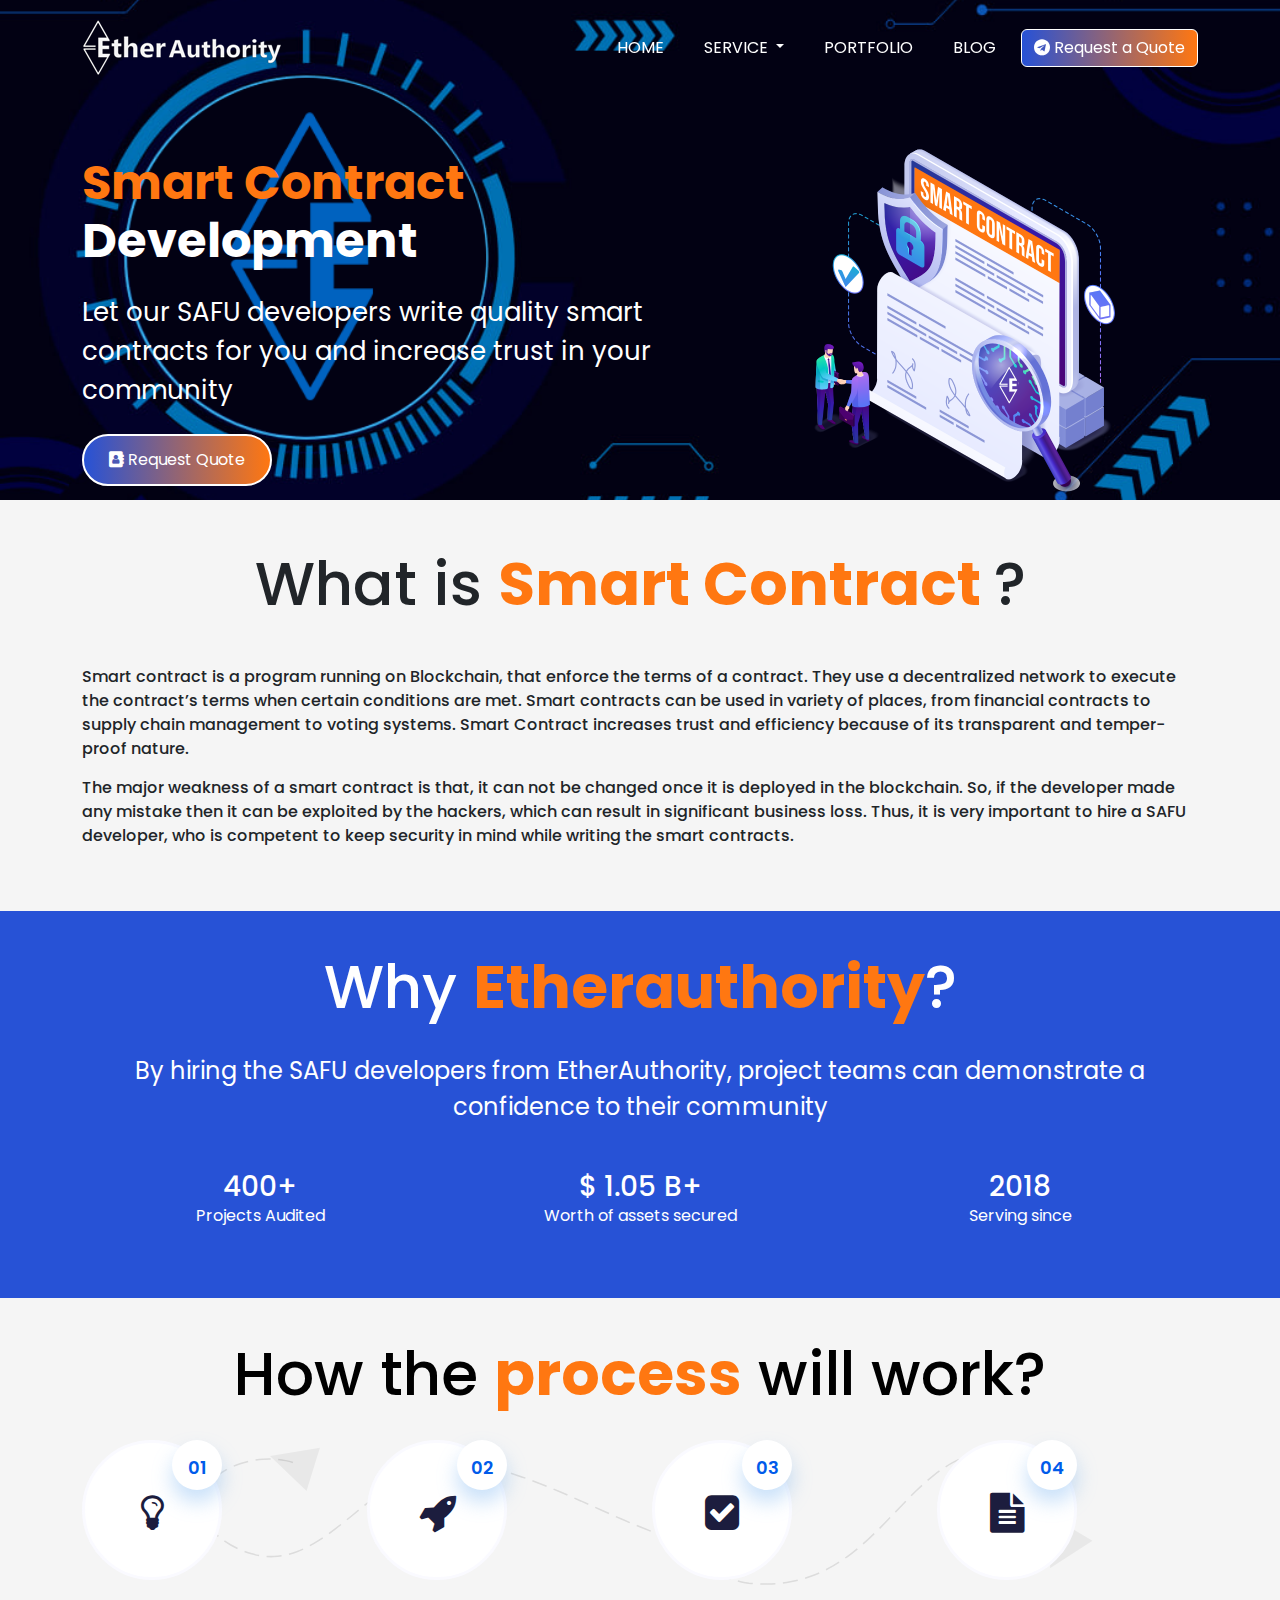
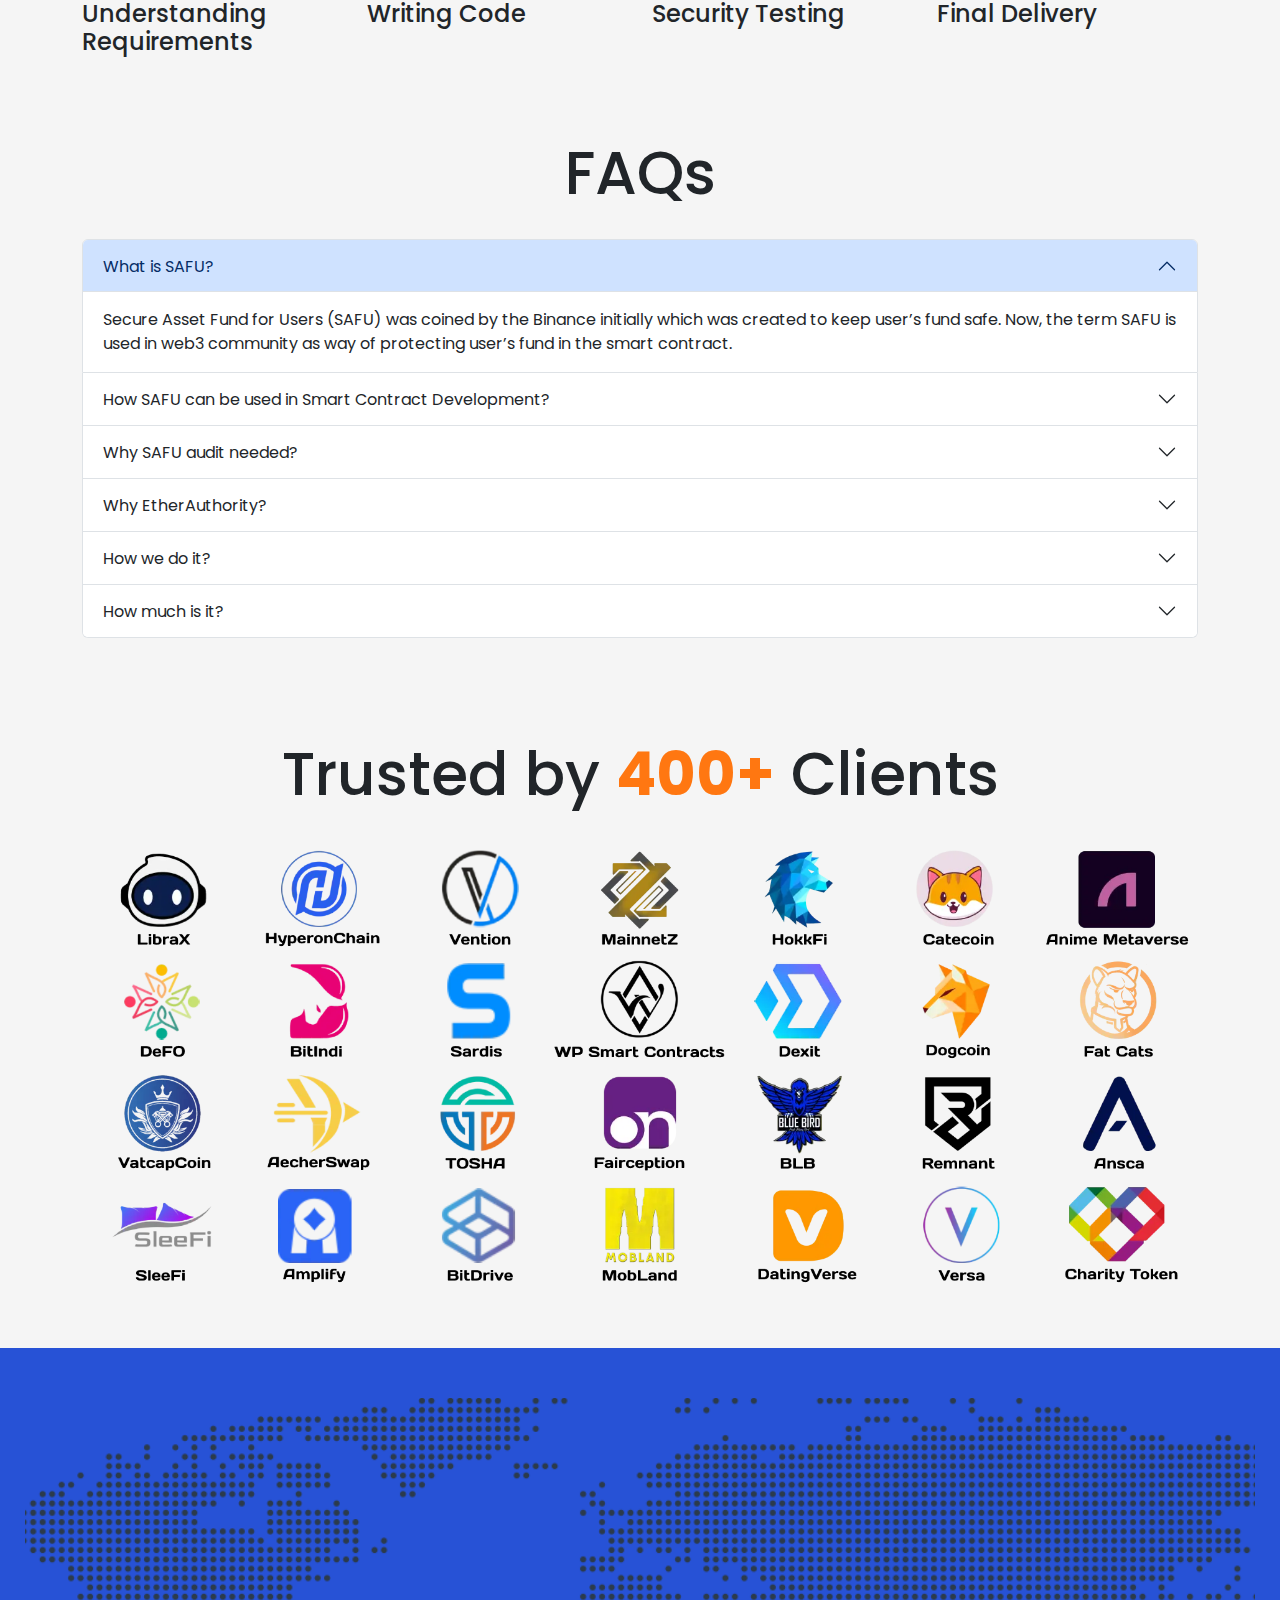
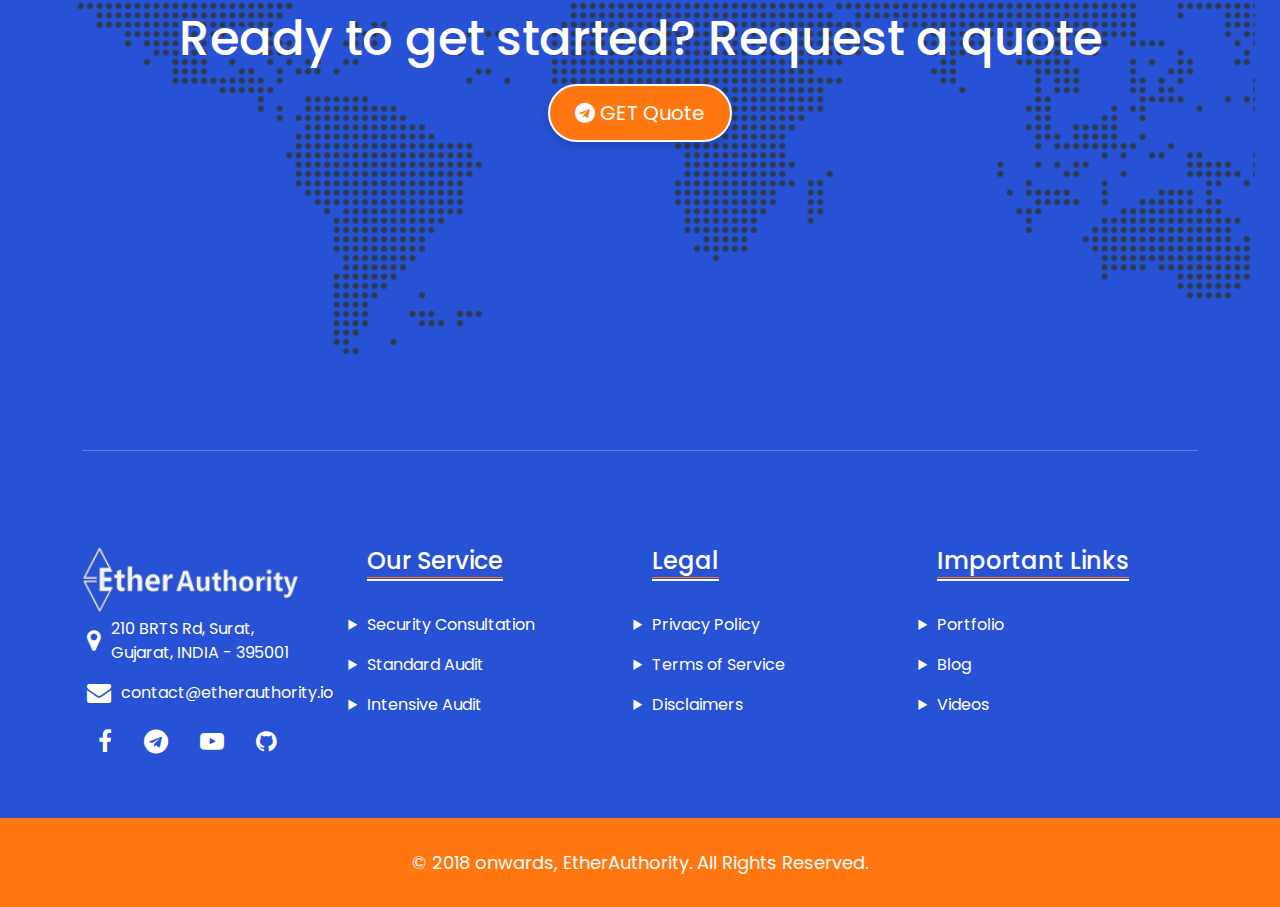
<file: smart-contract-development.html>
<!DOCTYPE html>
<html lang="en">
<head>
    <meta charset="UTF-8">
    <meta name="viewport" content="width=device-width, initial-scale=1.0">
    <title>SAFU Audit Service - EtherAuthority</title>
    <link rel="preconnect" href="https://fonts.googleapis.com">
    <link rel="preconnect" href="https://fonts.gstatic.com" crossorigin>
    <link href="https://fonts.googleapis.com/css2?family=Poppins:ital,wght@0,100;0,200;0,300;0,400;0,500;0,600;0,700;0,800;0,900;1,100;1,200;1,300;1,400;1,500;1,600;1,700;1,800;1,900&display=swap" rel="stylesheet">
    <link rel="stylesheet" href="css/font-awesome.min.css">
    <link rel="stylesheet" href="css/bootstrap.min.css">
    <link rel="stylesheet" href="css/style.css">
    <link rel="stylesheet" href="css/slick.css">
    <link rel="stylesheet" href="css/owl.carousel.min.css">
    <link rel="stylesheet" href="css/animate.css">
    <link rel="icon" href="img/favicon.png" sizes="32x32" />
    <link rel="icon" href="img/favicon.png" sizes="192x192" />
    <link rel="apple-touch-icon" href="img/favicon.png" />
    <meta name="msapplication-TileImage" content="img/favicon.png" />
</head>
<body class="poppins-regular">
    <section class="header">
        <nav class="navbar nav-menu secondary-color-bg navbar-expand-lg bg-body-tertiary">
            <div class="container">
              <a class="navbar-brand" href="index.html">
                <img src="img/logoetherAuthority.png" alt="logoetherAuthority">
              </a>
              <button class="navbar-toggler" type="button" data-bs-toggle="collapse" data-bs-target="#navbarSupportedContent" aria-controls="navbarSupportedContent" aria-expanded="false" aria-label="Toggle navigation">
                <i class="fa fa-bars" aria-hidden="true"></i>
              </button>
              <div class="collapse navbar-collapse" id="navbarSupportedContent">
                <ul class="navbar-nav ms-auto mb-2 mb-lg-0">
                  <li class="nav-item">
                    <a class="nav-link active" aria-current="page" href="index.html">HOME</a>
                  </li>
                  <li class="nav-item dropdown">
                    <a class="nav-link dropdown-toggle" href="#" role="button" data-bs-toggle="dropdown" aria-expanded="false">
                      SERVICE
                    </a>
                    <div class="dropdown-menu px-3 rounded-3 border-0 shadow">
                      <div class="row py-5">
                        <div class="col-sm-12 col-md-6 col-lg-3 col-xl-4">
                          <div class="eth-b-lgo">
                            <img src="img/EtherAuthorityLogo1400.png" style="width: 100px;" alt="logoetherAuthority">
                          </div>
                          <div class="menu-headline mb-3">
                            <h3>Audit Services, Pen Testing, Due Diligence, Insurance and KYC</h3>
                          </div>
                          <div class="links">
                            <a href="#">Learn more about our Audit Process <i class="fa fa-link" aria-hidden="true"></i></a>
                          </div>
                        </div>
                        <div class="col-sm-12 col-md-6 col-lg-3 col-xl-3 nav-menu-list">
                          <h5>Audit Services</h5>
                          <div class="h-[2px] w-12 rounded-full bg-secondary"></div>
                          <ul class="nav flex-column">
                            <li class="nav-item">
                              <a class="nav-link" href="#">BNB Audit</a>
                            </li>
                            <li class="nav-item">
                              <a class="nav-link" href="#">stETH Audit</a>
                            </li>
                            <li class="nav-item">
                              <a class="nav-link" href="#">Ton Audit</a>
                            </li>
                            <li class="nav-item">
                              <a class="nav-link" href="#">TRON Audit</a>
                            </li>
                            <li class="nav-item">
                              <a class="nav-link" href="#">Theta Audit</a>
                            </li>
                            <li class="nav-item">
                              <a class="nav-link" href="#">Matic Audit</a>
                            </li>
                            <li class="nav-item">
                              <a class="nav-link" href="#">Wrapped Audit</a>
                            </li>
                            <li class="nav-item">
                              <a class="nav-link" href="#">Polkadot Audit</a>
                            </li>
                            <li class="nav-item">
                              <a class="nav-link" href="#">Dai Audit</a>
                            </li>
                            <li class="nav-item">
                              <a class="nav-link" href="#">TrueUSD Audit</a>
                            </li>
                            <li class="nav-item">
                              <a class="nav-link" href="#">Uniswap Audit</a>
                            </li>
                            <li class="nav-item">
                              <a class="nav-link" href="#">OKB Audit</a>
                            </li>
                            <li class="nav-item">
                              <a class="nav-link" href="#">Cronos Audit</a>
                            </li>
                            <li class="nav-item">
                              <a class="nav-link" href="#">VeChain Audit</a>
                            </li>
                            <li class="nav-item">
                              <a class="nav-link" href="#">Arbitrum (ARB) Audit</a>
                            </li>
                            <li class="nav-item">
                              <a class="nav-link" href="#">Mantle Audit</a>
                            </li>
                            <li class="nav-item">
                              <a class="nav-link" href="#">Quant Audit</a>
                            </li>
                            <li class="nav-item">
                              <a class="nav-link" href="#">Lido Audit</a>
                            </li>
                            <li class="nav-item">
                              <a class="nav-link" href="#">LAToken Audit</a>
                            </li>
                          </ul>
                        </div>
                        <div class="col-sm-12 col-md-6 col-lg-3 col-xl-3 nav-menu-list">
                          <h5>Due Diligence</h5>
                          <ul class="nav flex-column">
                            <li class="nav-item">
                              <a class="nav-link" href="#">Defi Diligence</a>
                            </li>
                            <li class="nav-item">
                              <a class="nav-link" href="#">NFT Diligence</a>
                            </li>
                            <li class="nav-item">
                              <a class="nav-link" href="#">Rug Pull Diligence</a>
                            </li>
                          </ul>
                        </div>
                        <div class="col-sm-12 col-md-6 col-lg-3 col-xl-2 nav-menu-list">
                          <h5>Enhanced Security</h5>
                          <ul class="nav flex-column">
                            <li class="nav-item">
                              <a class="nav-link" href="#">Security Consultation</a>
                            </li>
                            <li class="nav-item">
                              <a class="nav-link" href="#">Blockchain Forensics</a>
                            </li>
                            <li class="nav-item">
                              <a class="nav-link" href="#">KYC</a>
                            </li>
                            <li class="nav-item">
                              <a class="nav-link" href="#">Read Teaming</a>
                            </li>
                            <li class="nav-item">
                              <a class="nav-link" href="#">dAap Architecture Consultancy</a>
                            </li>
                            <li class="nav-item">
                              <a class="nav-link" href="#">Insurance </a>
                            </li>
                          </ul>
                        </div>
                        
                      </div>
                    </div>
                  </li>
                  <li class="nav-item">
                    <a class="nav-link" href="portfolio.html">PORTFOLIO</a>
                  </li>
                  <li class="nav-item">
                    <a class="nav-link" href="blog.html" aria-disabled="true">BLOG</a>
                  </li>
                </ul>
                <form class="d-flex" role="search">
                  <!-- <input class="form-control me-2" type="search" placeholder="Search" aria-label="Search"> -->
                  <a class="btn btn-danger text-white" href="https://t.me/ethetauthority" role="button" target="_blank"><i class="fa fa-telegram" aria-hidden="true"></i> Request a Quote</a>
                </form>
              </div>
            </div>
          </nav>
    </section>
    <section class="ea-home">
      <div class="container">
        <div class="row align-item-center">
          <div class="col-xs-12 col-sm-12 col-md-6 col-lg-7 col-xl-7">
            <div class="ea-title mb-4">
              <h1><span class="ea-highlight-text">Smart Contract</span> <br>Development</h1>
            </div>
            <div class="ea-sub-title mb-4">
              <p>Let our SAFU developers write quality smart contracts for you and increase trust in your community</p>
            </div>
            <div class="ea-search-btn">
              <div class="btn-portfolio">
                <a class="btn btn-danger btn-rds-50" href="https://t.me/ethetauthority" role="button" target="_blank"><i class="fa fa-address-book" aria-hidden="true"></i> Request Quote</a>
              </div>
            </div>
          </div>
          <div class="col-xs-12 col-sm-12 col-md-6 col-lg-5 col-xl-5">
              <div class="hero-img">
                <img src="img/smart-contract-development.png" alt="smart-contract-development">
              </div>
          </div>
        </div>
      </div>
    </section>
    <section class="ea-why-smart-contract-audit">
      <div class="container">
        <div class="row">
          <div class="col-md-12">
            <div class="ea-main-title">
                <h2>What is <span class="ea-highlight-text">Smart Contract </span>?</h2>
            </div>
          </div>
        </div>
        <div class="row">
            <div class="col-md-12 ea-scap">
                <p>
                    Smart contract is a program running on Blockchain, that enforce the terms of a contract. They use a decentralized network to execute the contract’s terms  when certain conditions are met. Smart contracts can be used in variety of places, from financial contracts to supply chain management to voting systems. Smart Contract increases trust and efficiency because of its transparent and temper-proof nature.
                </p>
                <p>
                    The major weakness of a smart contract is that, it can not be changed once it is deployed in the blockchain. So, if the developer made any mistake then it can be exploited by the hackers, which can result in significant business loss. Thus, it is very important to hire a SAFU developer, who is competent to keep security in mind while writing the smart contracts.
                </p>
            </div>
        </div>
      </div>
    </section>
    <section class="ea-why-eth-audit">
        <div class="container">
          <div class="row">
            <div class="col-md-12">
              <div class="ea-main-title">
                  <h2>Why <span class="ea-highlight-text">Etherauthority</span>?</h2>
                  <p>By hiring the SAFU developers from EtherAuthority, project teams can demonstrate a confidence to their community</p>
              </div>
            </div>
          </div>
          <div class="row">
              <div class="col-sm-12 col-md-4 col-lg-4 col-xl-4 col-xxl-4">
                  <div class="card12">
                      <div class="card-body12 ea-why-eth-audit-card text-center">
                          <h3>400+</h3>
                          <p>
                            Projects Audited
                          </p>
                      </div>
                  </div>
              </div>
              <div class="col-sm-12 col-md-4 col-lg-4 col-xl-4 col-xxl-4">
                  <div class="card12">
                      <div class="card-body12 ea-why-eth-audit-card text-center">
                          <h3>$ 1.05 B+</h3>
                          <p>
                            Worth of assets secured
                          </p>
                      </div>
                  </div>
              </div>
              <div class="col-sm-12 col-md-4 col-lg-4 col-xl-4 col-xxl-4">
                  <div class="card12">
                      <div class="card-body12 ea-why-eth-audit-card text-center">
                          <h3>2018</h3>
                          <p>
                            Serving since
                          </p>
                      </div>
                  </div>
              </div>
          </div>
        </div>
      </section>
    <section class="ea-how-to-process-work pos-r">
      <div class="container">
        <div class="row">
          <div class="col-sm-12">
            <div class="ea-main-title">
              <h2>How the <span class="ea-highlight-text">process</span> will work?</h2>
            </div>
          </div>
        </div>
      </div>
      <div class="container">
        <div class="row">
          <div id="svg-container">
            <svg id="svgC" width="100%" height="100%" viewBox="0 0 620 120" preserveAspectRatio="xMidYMid meet"><desc>Created with Snap</desc><defs></defs><path d="M62.9 14.9c-25-7.74-56.6 4.8-60.4 24.3-3.73 19.6 21.6 35 39.6 37.6 42.8 6.2 72.9-53.4 116-58.9 65-18.2 191 101 215 28.8 5-16.7-7-49.1-34-44-34 11.5-31 46.5-14 69.3 9.38 12.6 24.2 20.6 39.8 22.9 91.4 9.05 102-98.9 176-86.7 18.8 3.81 33 17.3 36.7 34.6 2.01 10.2.124 21.1-5.18 30.1" id="squiggle" fill="none" stroke="rgba(0,0,0,0.1)" strokeMiterLimit="10" strokeDashOffset="180" style="stroke-width: 1; stroke-dasharray: 5, 10; stroke-dashoffset: 10;"></path><g transform="matrix(0.2956,-0.9553,0.9553,0.2956,43.2367,24.8965)"></g><g transform="matrix(-0.8615,-0.5077,0.5077,-0.8615,557,57)"></g><g transform="matrix(-0.8615,-0.5077,0.5077,-0.8615,557,57)"></g><g transform="matrix(-0.8615,-0.5077,0.5077,-0.8615,557,57)"></g><g transform="matrix(-0.8615,-0.5077,0.5077,-0.8615,557,57)"></g><g transform="matrix(-0.8615,-0.5077,0.5077,-0.8615,557,57)"></g><g transform="matrix(-0.8615,-0.5077,0.5077,-0.8615,557,57)"></g><g transform="matrix(-0.8615,-0.5077,0.5077,-0.8615,557,57)"></g><g transform="matrix(-0.8615,-0.5077,0.5077,-0.8615,557,57)"></g><g transform="matrix(-0.8615,-0.5077,0.5077,-0.8615,557,57)"></g><g transform="matrix(-0.8615,-0.5077,0.5077,-0.8615,557,57)"></g><g transform="matrix(-0.8615,-0.5077,0.5077,-0.8615,557,57)"></g><g transform="matrix(-0.8615,-0.5077,0.5077,-0.8615,557,57)"></g><g transform="matrix(-0.8615,-0.5077,0.5077,-0.8615,557,57)"></g><g transform="matrix(-0.8615,-0.5077,0.5077,-0.8615,557,57)"></g><g transform="matrix(-0.8615,-0.5077,0.5077,-0.8615,557,57)"></g><g transform="matrix(-0.8615,-0.5077,0.5077,-0.8615,557,57)"></g><g transform="matrix(-0.8615,-0.5077,0.5077,-0.8615,557,57)"></g><g transform="matrix(-0.8615,-0.5077,0.5077,-0.8615,557,57)"></g><g transform="matrix(-0.8615,-0.5077,0.5077,-0.8615,557,57)"></g><g transform="matrix(-0.8615,-0.5077,0.5077,-0.8615,557,57)"></g><g transform="matrix(-0.8615,-0.5077,0.5077,-0.8615,557,57)"></g><g transform="matrix(-0.8615,-0.5077,0.5077,-0.8615,557,57)"></g><g transform="matrix(-0.8615,-0.5077,0.5077,-0.8615,577.307,92.5386)"></g><g transform="matrix(-0.8615,-0.5077,0.5077,-0.8615,557,57)"></g><g transform="matrix(-0.8615,-0.5077,0.5077,-0.8615,557,57)"></g><g transform="matrix(-0.8615,-0.5077,0.5077,-0.8615,557,57)"></g><g transform="matrix(-0.8615,-0.5077,0.5077,-0.8615,557,57)"></g><g transform="matrix(-0.8615,-0.5077,0.5077,-0.8615,557,57)"></g><g transform="matrix(-0.8615,-0.5077,0.5077,-0.8615,557,57)"></g><g transform="matrix(-0.8615,-0.5077,0.5077,-0.8615,557,57)"></g><g transform="matrix(-0.8615,-0.5077,0.5077,-0.8615,577.307,92.5386)"></g><g transform="matrix(-0.8615,-0.5077,0.5077,-0.8615,557,57)"></g><g transform="matrix(-0.8615,-0.5077,0.5077,-0.8615,557,57)"></g><g transform="matrix(-0.8615,-0.5077,0.5077,-0.8615,557,57)"></g><g transform="matrix(-0.8615,-0.5077,0.5077,-0.8615,557,57)"></g><g transform="matrix(-0.8615,-0.5077,0.5077,-0.8615,557,57)"></g><g transform="matrix(-0.8615,-0.5077,0.5077,-0.8615,557,57)"></g><g transform="matrix(-0.8615,-0.5077,0.5077,-0.8615,557,57)"></g><g transform="matrix(-0.8615,-0.5077,0.5077,-0.8615,557,57)"></g><g transform="matrix(-0.8615,-0.5077,0.5077,-0.8615,557,57)"></g><g transform="matrix(-0.8615,-0.5077,0.5077,-0.8615,557,57)"></g><g transform="matrix(-0.8615,-0.5077,0.5077,-0.8615,557,57)"></g><g transform="matrix(-0.8615,-0.5077,0.5077,-0.8615,557,57)"></g><g transform="matrix(-0.8615,-0.5077,0.5077,-0.8615,557,57)"></g><g transform="matrix(-0.8615,-0.5077,0.5077,-0.8615,557,57)"></g><g transform="matrix(-0.8615,-0.5077,0.5077,-0.8615,557,57)"></g><g transform="matrix(-0.8615,-0.5077,0.5077,-0.8615,557,57)"></g><g transform="matrix(-0.8615,-0.5077,0.5077,-0.8615,557,57)"></g><g transform="matrix(-0.8615,-0.5077,0.5077,-0.8615,557,57)"></g><g transform="matrix(-0.8615,-0.5077,0.5077,-0.8615,557,57)"></g><g transform="matrix(-0.8615,-0.5077,0.5077,-0.8615,557,57)"></g><g transform="matrix(-0.8615,-0.5077,0.5077,-0.8615,577.307,92.5386)"></g><g transform="matrix(-0.8615,-0.5077,0.5077,-0.8615,557,57)"></g><g transform="matrix(-0.8615,-0.5077,0.5077,-0.8615,557,57)"></g><g transform="matrix(-0.8615,-0.5077,0.5077,-0.8615,557,57)"></g><g transform="matrix(-0.8615,-0.5077,0.5077,-0.8615,557,57)"></g><g transform="matrix(-0.8615,-0.5077,0.5077,-0.8615,557,57)"></g><g transform="matrix(-0.8615,-0.5077,0.5077,-0.8615,557,57)"></g><g transform="matrix(-0.8615,-0.5077,0.5077,-0.8615,557,57)"></g><g transform="matrix(-0.8615,-0.5077,0.5077,-0.8615,557,57)"></g><g transform="matrix(-0.8615,-0.5077,0.5077,-0.8615,557,57)"></g><g transform="matrix(-0.8615,-0.5077,0.5077,-0.8615,557,57)"></g><g transform="matrix(-0.8615,-0.5077,0.5077,-0.8615,557,57)"></g><g transform="matrix(-0.8615,-0.5077,0.5077,-0.8615,557,57)"></g><g transform="matrix(-0.8615,-0.5077,0.5077,-0.8615,557,57)"></g><g transform="matrix(-0.8615,-0.5077,0.5077,-0.8615,557,57)"></g><g transform="matrix(-0.8615,-0.5077,0.5077,-0.8615,557,57)"></g><g transform="matrix(-0.8615,-0.5077,0.5077,-0.8615,557,57)"></g><g transform="matrix(-0.8615,-0.5077,0.5077,-0.8615,557,57)"></g><g transform="matrix(-0.8615,-0.5077,0.5077,-0.8615,557,57)"></g><g transform="matrix(-0.8615,-0.5077,0.5077,-0.8615,557,57)"></g><g transform="matrix(-0.8615,-0.5077,0.5077,-0.8615,557,57)"></g><g transform="matrix(-0.8615,-0.5077,0.5077,-0.8615,557,57)"></g><g transform="matrix(-0.8615,-0.5077,0.5077,-0.8615,557,57)"></g><g transform="matrix(-0.8615,-0.5077,0.5077,-0.8615,557,57)"></g><g transform="matrix(-0.8615,-0.5077,0.5077,-0.8615,557,57)"></g><g transform="matrix(-0.8615,-0.5077,0.5077,-0.8615,557,57)"></g><g transform="matrix(-0.8615,-0.5077,0.5077,-0.8615,557,57)"></g><g transform="matrix(-0.8615,-0.5077,0.5077,-0.8615,557,57)"></g><g transform="matrix(-0.8615,-0.5077,0.5077,-0.8615,557,57)"></g><g transform="matrix(-0.8615,-0.5077,0.5077,-0.8615,557,57)"></g><g transform="matrix(-0.8615,-0.5077,0.5077,-0.8615,557,57)"></g><g transform="matrix(-0.8615,-0.5077,0.5077,-0.8615,557,57)"></g><g transform="matrix(-0.8615,-0.5077,0.5077,-0.8615,557,57)"></g><g transform="matrix(-0.8615,-0.5077,0.5077,-0.8615,557,57)"></g><g transform="matrix(-0.8615,-0.5077,0.5077,-0.8615,557,57)"></g><g transform="matrix(-0.8615,-0.5077,0.5077,-0.8615,557,57)"></g><g transform="matrix(-0.8615,-0.5077,0.5077,-0.8615,557,57)"></g><g transform="matrix(-0.8615,-0.5077,0.5077,-0.8615,557,57)"></g><g transform="matrix(-0.8615,-0.5077,0.5077,-0.8615,557,57)"></g><g transform="matrix(-0.8615,-0.5077,0.5077,-0.8615,557,57)"></g><g transform="matrix(-0.8615,-0.5077,0.5077,-0.8615,557,57)"></g><g transform="matrix(-0.8615,-0.5077,0.5077,-0.8615,577.307,92.5386)"></g><g transform="matrix(-0.8615,-0.5077,0.5077,-0.8615,557,57)"></g><g transform="matrix(-0.8615,-0.5077,0.5077,-0.8615,557,57)"></g><g transform="matrix(-0.8615,-0.5077,0.5077,-0.8615,557,57)"></g><g transform="matrix(-0.8615,-0.5077,0.5077,-0.8615,557,57)"></g><g transform="matrix(-0.8615,-0.5077,0.5077,-0.8615,557,57)"></g><g transform="matrix(-0.8615,-0.5077,0.5077,-0.8615,557,57)"></g><g transform="matrix(-0.8615,-0.5077,0.5077,-0.8615,557,57)"></g><g transform="matrix(-0.8615,-0.5077,0.5077,-0.8615,557,57)"></g><g transform="matrix(-0.8615,-0.5077,0.5077,-0.8615,557,57)"></g><g transform="matrix(-0.8615,-0.5077,0.5077,-0.8615,557,57)"></g><g transform="matrix(-0.8615,-0.5077,0.5077,-0.8615,557,57)"></g><g transform="matrix(-0.8615,-0.5077,0.5077,-0.8615,557,57)"></g><g transform="matrix(-0.8615,-0.5077,0.5077,-0.8615,557,57)"></g><g transform="matrix(-0.8615,-0.5077,0.5077,-0.8615,557,57)"></g><g transform="matrix(-0.8615,-0.5077,0.5077,-0.8615,557,57)"></g><g transform="matrix(-0.8615,-0.5077,0.5077,-0.8615,557,57)"></g><g transform="matrix(-0.8615,-0.5077,0.5077,-0.8615,557,57)"></g><g transform="matrix(-0.8615,-0.5077,0.5077,-0.8615,557,57)"></g><g transform="matrix(-0.8615,-0.5077,0.5077,-0.8615,557,57)"></g><g transform="matrix(-0.8615,-0.5077,0.5077,-0.8615,557,57)"></g><g transform="matrix(-0.8615,-0.5077,0.5077,-0.8615,557,57)"></g><g transform="matrix(-0.8615,-0.5077,0.5077,-0.8615,557,57)"></g><g transform="matrix(-0.8615,-0.5077,0.5077,-0.8615,557,57)"></g><g transform="matrix(-0.8615,-0.5077,0.5077,-0.8615,557,57)"></g><g transform="matrix(-0.8615,-0.5077,0.5077,-0.8615,557,57)"></g><g transform="matrix(-0.8615,-0.5077,0.5077,-0.8615,557,57)"></g><g transform="matrix(-0.8615,-0.5077,0.5077,-0.8615,557,57)"></g><g transform="matrix(-0.8615,-0.5077,0.5077,-0.8615,557,57)"></g><g transform="matrix(-0.8615,-0.5077,0.5077,-0.8615,557,57)"></g><g transform="matrix(-0.8615,-0.5077,0.5077,-0.8615,557,57)"></g><g transform="matrix(-0.8615,-0.5077,0.5077,-0.8615,557,57)"></g><g transform="matrix(-0.8615,-0.5077,0.5077,-0.8615,557,57)"></g><g transform="matrix(-0.8615,-0.5077,0.5077,-0.8615,557,57)"></g><g transform="matrix(-0.8615,-0.5077,0.5077,-0.8615,557,57)"></g><g transform="matrix(-0.8615,-0.5077,0.5077,-0.8615,557,57)"></g><g transform="matrix(-0.8615,-0.5077,0.5077,-0.8615,557,57)"></g><g transform="matrix(-0.8615,-0.5077,0.5077,-0.8615,557,57)"></g><g transform="matrix(-0.8615,-0.5077,0.5077,-0.8615,557,57)"></g><g transform="matrix(-0.8615,-0.5077,0.5077,-0.8615,557,57)"></g><g transform="matrix(-0.8615,-0.5077,0.5077,-0.8615,557,57)"></g><g transform="matrix(-0.8615,-0.5077,0.5077,-0.8615,557,57)"></g><g transform="matrix(-0.8615,-0.5077,0.5077,-0.8615,557,57)"></g><g transform="matrix(-0.8615,-0.5077,0.5077,-0.8615,557,57)"></g><g transform="matrix(-0.8615,-0.5077,0.5077,-0.8615,557,57)"></g><g transform="matrix(-0.8615,-0.5077,0.5077,-0.8615,557,57)"></g><g transform="matrix(-0.8615,-0.5077,0.5077,-0.8615,557,57)"></g><g transform="matrix(-0.8615,-0.5077,0.5077,-0.8615,557,57)"></g><g transform="matrix(-0.8615,-0.5077,0.5077,-0.8615,557,57)"></g><g transform="matrix(-0.8615,-0.5077,0.5077,-0.8615,557,57)"></g><g transform="matrix(-0.8615,-0.5077,0.5077,-0.8615,557,57)"></g><g transform="matrix(-0.8615,-0.5077,0.5077,-0.8615,557,57)"></g><g transform="matrix(-0.8615,-0.5077,0.5077,-0.8615,557,57)"></g><g transform="matrix(-0.8615,-0.5077,0.5077,-0.8615,557,57)"></g><g transform="matrix(-0.8615,-0.5077,0.5077,-0.8615,557,57)"></g><g transform="matrix(-0.8615,-0.5077,0.5077,-0.8615,557,57)"></g><g transform="matrix(-0.8615,-0.5077,0.5077,-0.8615,557,57)"></g><g transform="matrix(-0.8615,-0.5077,0.5077,-0.8615,557,57)"></g><g transform="matrix(-0.8615,-0.5077,0.5077,-0.8615,557,57)"></g><g transform="matrix(-0.8615,-0.5077,0.5077,-0.8615,557,57)"></g><g transform="matrix(-0.8615,-0.5077,0.5077,-0.8615,557,57)"></g><g transform="matrix(-0.8615,-0.5077,0.5077,-0.8615,557,57)"></g><g transform="matrix(-0.8615,-0.5077,0.5077,-0.8615,557,57)"></g><g transform="matrix(-0.8615,-0.5077,0.5077,-0.8615,557,57)"></g><g transform="matrix(-0.8615,-0.5077,0.5077,-0.8615,557,57)"></g><g transform="matrix(-0.8615,-0.5077,0.5077,-0.8615,557,57)"></g><g transform="matrix(-0.8615,-0.5077,0.5077,-0.8615,557,57)"></g><g transform="matrix(-0.8615,-0.5077,0.5077,-0.8615,557,57)"></g><g transform="matrix(-0.8615,-0.5077,0.5077,-0.8615,557,57)"></g><g transform="matrix(-0.8615,-0.5077,0.5077,-0.8615,557,57)"></g><g transform="matrix(-0.8615,-0.5077,0.5077,-0.8615,557,57)"></g><g transform="matrix(-0.8615,-0.5077,0.5077,-0.8615,557,57)"></g><g transform="matrix(-0.8615,-0.5077,0.5077,-0.8615,557,57)"></g><g transform="matrix(-0.8615,-0.5077,0.5077,-0.8615,557,57)"></g><g transform="matrix(-0.8615,-0.5077,0.5077,-0.8615,557,57)"></g><g transform="matrix(-0.8615,-0.5077,0.5077,-0.8615,557,57)"></g><g transform="matrix(-0.8615,-0.5077,0.5077,-0.8615,557,57)"></g><g transform="matrix(-0.8615,-0.5077,0.5077,-0.8615,557,57)"></g><g transform="matrix(-0.8615,-0.5077,0.5077,-0.8615,557,57)"></g><g transform="matrix(-0.8615,-0.5077,0.5077,-0.8615,557,57)"></g><g transform="matrix(-0.8615,-0.5077,0.5077,-0.8615,557,57)"></g><g transform="matrix(-0.8615,-0.5077,0.5077,-0.8615,557,57)"></g><g transform="matrix(-0.8615,-0.5077,0.5077,-0.8615,557,57)"></g><g transform="matrix(-0.8615,-0.5077,0.5077,-0.8615,557,57)"></g><g transform="matrix(-0.8615,-0.5077,0.5077,-0.8615,557,57)"></g><g transform="matrix(-0.8615,-0.5077,0.5077,-0.8615,577.307,92.5386)"></g><g transform="matrix(-0.8615,-0.5077,0.5077,-0.8615,557,57)"></g><g transform="matrix(-0.8615,-0.5077,0.5077,-0.8615,557,57)"></g><g transform="matrix(-0.8615,-0.5077,0.5077,-0.8615,557,57)"></g><g transform="matrix(-0.8615,-0.5077,0.5077,-0.8615,557,57)"></g><g transform="matrix(-0.8615,-0.5077,0.5077,-0.8615,557,57)"></g><g transform="matrix(-0.8615,-0.5077,0.5077,-0.8615,557,57)"></g><g transform="matrix(-0.8615,-0.5077,0.5077,-0.8615,557,57)"></g><g transform="matrix(-0.8615,-0.5077,0.5077,-0.8615,557,57)"></g><g transform="matrix(-0.8615,-0.5077,0.5077,-0.8615,557,57)"></g><g transform="matrix(-0.8615,-0.5077,0.5077,-0.8615,557,57)"></g><g transform="matrix(-0.8615,-0.5077,0.5077,-0.8615,557,57)"></g><g transform="matrix(-0.8615,-0.5077,0.5077,-0.8615,557,57)"></g><g transform="matrix(-0.8615,-0.5077,0.5077,-0.8615,557,57)"></g><g transform="matrix(-0.8615,-0.5077,0.5077,-0.8615,557,57)"></g><g transform="matrix(-0.8615,-0.5077,0.5077,-0.8615,557,57)"></g><g transform="matrix(-0.8615,-0.5077,0.5077,-0.8615,557,57)"></g><g transform="matrix(-0.8615,-0.5077,0.5077,-0.8615,557,57)"></g><g transform="matrix(-0.8615,-0.5077,0.5077,-0.8615,557,57)"></g><g transform="matrix(-0.8615,-0.5077,0.5077,-0.8615,557,57)"></g><g transform="matrix(-0.8615,-0.5077,0.5077,-0.8615,557,57)"></g><g transform="matrix(-0.8615,-0.5077,0.5077,-0.8615,557,57)"></g><g transform="matrix(-0.8615,-0.5077,0.5077,-0.8615,557,57)"></g><g transform="matrix(-0.8615,-0.5077,0.5077,-0.8615,557,57)"></g><g transform="matrix(-0.8615,-0.5077,0.5077,-0.8615,557,57)"></g><g transform="matrix(-0.8615,-0.5077,0.5077,-0.8615,557,57)"></g><g transform="matrix(-0.8615,-0.5077,0.5077,-0.8615,557,57)"></g><g transform="matrix(-0.8615,-0.5077,0.5077,-0.8615,557,57)"></g><g transform="matrix(-0.8615,-0.5077,0.5077,-0.8615,557,57)"></g><g transform="matrix(-0.8615,-0.5077,0.5077,-0.8615,557,57)"></g><g transform="matrix(-0.8615,-0.5077,0.5077,-0.8615,557,57)"></g><g transform="matrix(-0.8615,-0.5077,0.5077,-0.8615,557,57)"></g><g transform="matrix(-0.8615,-0.5077,0.5077,-0.8615,557,57)"></g><g transform="matrix(-0.8615,-0.5077,0.5077,-0.8615,557,57)"></g><g transform="matrix(-0.8615,-0.5077,0.5077,-0.8615,557,57)"></g><g transform="matrix(-0.8615,-0.5077,0.5077,-0.8615,557,57)"></g><g transform="matrix(-0.8615,-0.5077,0.5077,-0.8615,557,57)"></g><g transform="matrix(-0.8615,-0.5077,0.5077,-0.8615,557,57)"></g><g transform="matrix(-0.8615,-0.5077,0.5077,-0.8615,557,57)"></g><g transform="matrix(-0.8615,-0.5077,0.5077,-0.8615,557,57)"></g><g transform="matrix(-0.8615,-0.5077,0.5077,-0.8615,557,57)"></g><g transform="matrix(-0.8615,-0.5077,0.5077,-0.8615,557,57)"></g><g transform="matrix(-0.8615,-0.5077,0.5077,-0.8615,557,57)"></g><g transform="matrix(-0.8615,-0.5077,0.5077,-0.8615,557,57)"></g><g transform="matrix(-0.8615,-0.5077,0.5077,-0.8615,557,57)"></g><g transform="matrix(-0.8615,-0.5077,0.5077,-0.8615,557,57)"></g><g transform="matrix(-0.8615,-0.5077,0.5077,-0.8615,557,57)"></g><g transform="matrix(-0.8615,-0.5077,0.5077,-0.8615,557,57)"></g><g transform="matrix(-0.8615,-0.5077,0.5077,-0.8615,557,57)"></g><g transform="matrix(-0.8615,-0.5077,0.5077,-0.8615,557,57)"></g><g transform="matrix(-0.8615,-0.5077,0.5077,-0.8615,557,57)"></g><g transform="matrix(-0.8615,-0.5077,0.5077,-0.8615,557,57)"></g><g transform="matrix(-0.8615,-0.5077,0.5077,-0.8615,557,57)"></g><g transform="matrix(-0.8615,-0.5077,0.5077,-0.8615,557,57)"></g><g transform="matrix(-0.8615,-0.5077,0.5077,-0.8615,557,57)"></g><g transform="matrix(-0.8615,-0.5077,0.5077,-0.8615,557,57)"></g><g transform="matrix(-0.8615,-0.5077,0.5077,-0.8615,557,57)"></g><g transform="matrix(-0.8615,-0.5077,0.5077,-0.8615,557,57)"></g><g transform="matrix(-0.8615,-0.5077,0.5077,-0.8615,557,57)"></g><g transform="matrix(-0.8615,-0.5077,0.5077,-0.8615,557,57)"></g><g transform="matrix(-0.8615,-0.5077,0.5077,-0.8615,557,57)"></g><g transform="matrix(-0.8615,-0.5077,0.5077,-0.8615,557,57)"></g><g transform="matrix(-0.8615,-0.5077,0.5077,-0.8615,557,57)"></g><g transform="matrix(-0.8615,-0.5077,0.5077,-0.8615,557,57)"></g><g transform="matrix(-0.8615,-0.5077,0.5077,-0.8615,557,57)"></g><g transform="matrix(-0.8615,-0.5077,0.5077,-0.8615,557,57)"></g><g transform="matrix(-0.8615,-0.5077,0.5077,-0.8615,557,57)"></g><g transform="matrix(-0.8615,-0.5077,0.5077,-0.8615,557,57)"></g><g transform="matrix(-0.8615,-0.5077,0.5077,-0.8615,577.307,92.5386)"></g><g transform="matrix(-0.8615,-0.5077,0.5077,-0.8615,557,57)"></g><g transform="matrix(-0.8615,-0.5077,0.5077,-0.8615,557,57)"></g><g transform="matrix(-0.8615,-0.5077,0.5077,-0.8615,557,57)"></g><g transform="matrix(-0.8615,-0.5077,0.5077,-0.8615,557,57)"></g><g transform="matrix(-0.8615,-0.5077,0.5077,-0.8615,557,57)"></g><g transform="matrix(-0.8615,-0.5077,0.5077,-0.8615,557,57)"></g><g transform="matrix(-0.8615,-0.5077,0.5077,-0.8615,557,57)"></g><g transform="matrix(-0.8615,-0.5077,0.5077,-0.8615,557,57)"></g><g transform="matrix(-0.8615,-0.5077,0.5077,-0.8615,557,57)"></g><g transform="matrix(-0.8615,-0.5077,0.5077,-0.8615,557,57)"></g><g transform="matrix(-0.8615,-0.5077,0.5077,-0.8615,557,57)"></g><g transform="matrix(-0.8615,-0.5077,0.5077,-0.8615,557,57)"></g><g transform="matrix(-0.8615,-0.5077,0.5077,-0.8615,557,57)"></g><g transform="matrix(-0.8615,-0.5077,0.5077,-0.8615,577.307,92.5386)"></g><g transform="matrix(-0.8615,-0.5077,0.5077,-0.8615,557,57)"></g><g transform="matrix(-0.8615,-0.5077,0.5077,-0.8615,557,57)"></g><g transform="matrix(-0.8615,-0.5077,0.5077,-0.8615,557,57)"></g><g transform="matrix(-0.8615,-0.5077,0.5077,-0.8615,557,57)"></g><g transform="matrix(-0.8615,-0.5077,0.5077,-0.8615,557,57)"></g><g transform="matrix(-0.8615,-0.5077,0.5077,-0.8615,557,57)"></g><g transform="matrix(-0.8615,-0.5077,0.5077,-0.8615,557,57)"></g><g transform="matrix(-0.8615,-0.5077,0.5077,-0.8615,557,57)"></g><g transform="matrix(-0.8615,-0.5077,0.5077,-0.8615,557,57)"></g><g transform="matrix(-0.8615,-0.5077,0.5077,-0.8615,557,57)"></g><g transform="matrix(-0.8615,-0.5077,0.5077,-0.8615,557,57)"></g><g transform="matrix(-0.8615,-0.5077,0.5077,-0.8615,557,57)"></g><g transform="matrix(-0.8615,-0.5077,0.5077,-0.8615,557,57)"></g><g transform="matrix(-0.8615,-0.5077,0.5077,-0.8615,557,57)"></g><g transform="matrix(-0.8615,-0.5077,0.5077,-0.8615,557,57)"></g><g transform="matrix(-0.8615,-0.5077,0.5077,-0.8615,557,57)"></g><g transform="matrix(-0.8615,-0.5077,0.5077,-0.8615,557,57)"></g><g transform="matrix(-0.8615,-0.5077,0.5077,-0.8615,557,57)"></g><g transform="matrix(-0.8615,-0.5077,0.5077,-0.8615,557,57)"></g><g transform="matrix(-0.8615,-0.5077,0.5077,-0.8615,557,57)"></g><g transform="matrix(-0.8615,-0.5077,0.5077,-0.8615,557,57)"></g><g transform="matrix(-0.8615,-0.5077,0.5077,-0.8615,557,57)"></g><g transform="matrix(-0.8615,-0.5077,0.5077,-0.8615,557,57)"></g><g transform="matrix(-0.8615,-0.5077,0.5077,-0.8615,557,57)"></g><g transform="matrix(-0.8615,-0.5077,0.5077,-0.8615,557,57)"></g><g transform="matrix(-0.8615,-0.5077,0.5077,-0.8615,557,57)"></g><g transform="matrix(-0.8615,-0.5077,0.5077,-0.8615,557,57)"></g><g transform="matrix(-0.8615,-0.5077,0.5077,-0.8615,557,57)"></g><g transform="matrix(-0.8615,-0.5077,0.5077,-0.8615,557,57)"></g><g transform="matrix(-0.8615,-0.5077,0.5077,-0.8615,557,57)"></g><g transform="matrix(-0.8615,-0.5077,0.5077,-0.8615,557,57)"></g><g transform="matrix(-0.8615,-0.5077,0.5077,-0.8615,557,57)"></g><g transform="matrix(-0.8615,-0.5077,0.5077,-0.8615,557,57)"></g><g transform="matrix(-0.8615,-0.5077,0.5077,-0.8615,557,57)"></g><g transform="matrix(-0.8615,-0.5077,0.5077,-0.8615,557,57)"></g><g transform="matrix(-0.8615,-0.5077,0.5077,-0.8615,557,57)"></g><g transform="matrix(-0.8615,-0.5077,0.5077,-0.8615,557,57)"></g><g transform="matrix(-0.8615,-0.5077,0.5077,-0.8615,557,57)"></g><g transform="matrix(-0.8615,-0.5077,0.5077,-0.8615,557,57)"></g><g transform="matrix(-0.8615,-0.5077,0.5077,-0.8615,557,57)"></g><g transform="matrix(-0.8615,-0.5077,0.5077,-0.8615,557,57)"></g><g transform="matrix(-0.8615,-0.5077,0.5077,-0.8615,557,57)"></g><g transform="matrix(-0.8615,-0.5077,0.5077,-0.8615,557,57)"></g><g transform="matrix(-0.8615,-0.5077,0.5077,-0.8615,557,57)"></g><g transform="matrix(-0.8615,-0.5077,0.5077,-0.8615,557,57)"></g><g transform="matrix(-0.8615,-0.5077,0.5077,-0.8615,557,57)"></g><g transform="matrix(-0.8615,-0.5077,0.5077,-0.8615,557,57)"></g><g transform="matrix(-0.8615,-0.5077,0.5077,-0.8615,557,57)"></g><g transform="matrix(-0.8615,-0.5077,0.5077,-0.8615,557,57)"></g><g transform="matrix(-0.8615,-0.5077,0.5077,-0.8615,557,57)"></g><g transform="matrix(-0.8615,-0.5077,0.5077,-0.8615,557,57)"></g><g transform="matrix(-0.8615,-0.5077,0.5077,-0.8615,557,57)"></g><g transform="matrix(-0.8615,-0.5077,0.5077,-0.8615,557,57)"></g><g transform="matrix(-0.8615,-0.5077,0.5077,-0.8615,557,57)"></g><g transform="matrix(-0.8615,-0.5077,0.5077,-0.8615,557,57)"></g><g transform="matrix(-0.8615,-0.5077,0.5077,-0.8615,557,57)"></g><g transform="matrix(-0.8615,-0.5077,0.5077,-0.8615,557,57)"></g><g transform="matrix(-0.8615,-0.5077,0.5077,-0.8615,557,57)"></g><g transform="matrix(-0.8615,-0.5077,0.5077,-0.8615,557,57)"></g><g transform="matrix(-0.8615,-0.5077,0.5077,-0.8615,557,57)"></g><g transform="matrix(-0.8615,-0.5077,0.5077,-0.8615,557,57)"></g><g transform="matrix(-0.8615,-0.5077,0.5077,-0.8615,557,57)"></g><g transform="matrix(-0.8615,-0.5077,0.5077,-0.8615,557,57)"></g><g transform="matrix(-0.8615,-0.5077,0.5077,-0.8615,557,57)"></g><g transform="matrix(-0.8615,-0.5077,0.5077,-0.8615,557,57)"></g><g transform="matrix(-0.8615,-0.5077,0.5077,-0.8615,557,57)"></g><g transform="matrix(-0.8615,-0.5077,0.5077,-0.8615,557,57)"></g><g transform="matrix(-0.8615,-0.5077,0.5077,-0.8615,557,57)"></g><g transform="matrix(-0.8615,-0.5077,0.5077,-0.8615,557,57)"></g><g transform="matrix(-0.8615,-0.5077,0.5077,-0.8615,557,57)"></g><g transform="matrix(-0.8615,-0.5077,0.5077,-0.8615,557,57)"></g><g transform="matrix(-0.8615,-0.5077,0.5077,-0.8615,577.307,92.5386)"></g><g transform="matrix(-0.8615,-0.5077,0.5077,-0.8615,557,57)"></g><g transform="matrix(-0.8615,-0.5077,0.5077,-0.8615,557,57)"></g><g transform="matrix(-0.8615,-0.5077,0.5077,-0.8615,557,57)"></g><g transform="matrix(-0.8615,-0.5077,0.5077,-0.8615,557,57)"></g><g transform="matrix(-0.8615,-0.5077,0.5077,-0.8615,557,57)"></g><g transform="matrix(-0.8615,-0.5077,0.5077,-0.8615,557,57)"></g><g transform="matrix(-0.8615,-0.5077,0.5077,-0.8615,557,57)"></g><g transform="matrix(-0.8615,-0.5077,0.5077,-0.8615,557,57)"></g><g transform="matrix(-0.8615,-0.5077,0.5077,-0.8615,557,57)"></g><g transform="matrix(-0.8615,-0.5077,0.5077,-0.8615,557,57)"></g><g transform="matrix(-0.8615,-0.5077,0.5077,-0.8615,557,57)"></g><g transform="matrix(-0.8615,-0.5077,0.5077,-0.8615,557,57)"></g><g transform="matrix(-0.8615,-0.5077,0.5077,-0.8615,557,57)"></g><g transform="matrix(-0.8615,-0.5077,0.5077,-0.8615,557,57)"></g><g transform="matrix(-0.8615,-0.5077,0.5077,-0.8615,557,57)"></g><g transform="matrix(-0.8615,-0.5077,0.5077,-0.8615,557,57)"></g><g transform="matrix(-0.8615,-0.5077,0.5077,-0.8615,557,57)"></g><g transform="matrix(-0.8615,-0.5077,0.5077,-0.8615,557,57)"></g><g transform="matrix(-0.8615,-0.5077,0.5077,-0.8615,557,57)"></g><g transform="matrix(-0.8615,-0.5077,0.5077,-0.8615,557,57)"></g><g transform="matrix(-0.8615,-0.5077,0.5077,-0.8615,557,57)"></g><g transform="matrix(-0.8615,-0.5077,0.5077,-0.8615,557,57)"></g><g transform="matrix(-0.8615,-0.5077,0.5077,-0.8615,557,57)"></g><g transform="matrix(-0.8615,-0.5077,0.5077,-0.8615,557,57)"></g><g transform="matrix(-0.8615,-0.5077,0.5077,-0.8615,557,57)"></g><g transform="matrix(-0.8615,-0.5077,0.5077,-0.8615,557,57)"></g><g transform="matrix(-0.8615,-0.5077,0.5077,-0.8615,557,57)"></g><g transform="matrix(-0.8615,-0.5077,0.5077,-0.8615,557,57)"></g><g transform="matrix(-0.8615,-0.5077,0.5077,-0.8615,557,57)"></g><g transform="matrix(-0.8615,-0.5077,0.5077,-0.8615,557,57)"></g><g transform="matrix(-0.8615,-0.5077,0.5077,-0.8615,557,57)"></g><g transform="matrix(-0.8615,-0.5077,0.5077,-0.8615,557,57)"></g><g transform="matrix(-0.8615,-0.5077,0.5077,-0.8615,557,57)"></g><g transform="matrix(-0.8615,-0.5077,0.5077,-0.8615,557,57)"></g><g transform="matrix(-0.8615,-0.5077,0.5077,-0.8615,557,57)"></g><g transform="matrix(-0.8615,-0.5077,0.5077,-0.8615,557,57)"></g><g transform="matrix(-0.8615,-0.5077,0.5077,-0.8615,557,57)"></g><g transform="matrix(-0.8615,-0.5077,0.5077,-0.8615,557,57)"></g><g transform="matrix(-0.8615,-0.5077,0.5077,-0.8615,557,57)"></g><g transform="matrix(-0.8615,-0.5077,0.5077,-0.8615,557,57)"></g><g transform="matrix(-0.8615,-0.5077,0.5077,-0.8615,557,57)"></g><g transform="matrix(-0.8615,-0.5077,0.5077,-0.8615,557,57)"></g><g transform="matrix(-0.8615,-0.5077,0.5077,-0.8615,557,57)"></g><g transform="matrix(-0.8615,-0.5077,0.5077,-0.8615,557,57)"></g><g transform="matrix(-0.8615,-0.5077,0.5077,-0.8615,557,57)"></g><g transform="matrix(-0.8615,-0.5077,0.5077,-0.8615,557,57)"></g><g transform="matrix(-0.8615,-0.5077,0.5077,-0.8615,557,57)"></g><g transform="matrix(-0.8615,-0.5077,0.5077,-0.8615,557,57)"></g><g transform="matrix(-0.8615,-0.5077,0.5077,-0.8615,557,57)"></g><g transform="matrix(-0.8615,-0.5077,0.5077,-0.8615,557,57)"></g><g transform="matrix(-0.8615,-0.5077,0.5077,-0.8615,557,57)"></g><g transform="matrix(-0.8615,-0.5077,0.5077,-0.8615,557,57)"></g><g transform="matrix(-0.8615,-0.5077,0.5077,-0.8615,557,57)"></g><g transform="matrix(-0.8615,-0.5077,0.5077,-0.8615,557,57)"></g><g transform="matrix(-0.8615,-0.5077,0.5077,-0.8615,557,57)"></g><g transform="matrix(-0.8615,-0.5077,0.5077,-0.8615,557,57)"></g><g transform="matrix(-0.8615,-0.5077,0.5077,-0.8615,557,57)"></g><g transform="matrix(-0.8615,-0.5077,0.5077,-0.8615,557,57)"></g><g transform="matrix(-0.8615,-0.5077,0.5077,-0.8615,557,57)"></g><g transform="matrix(-0.8615,-0.5077,0.5077,-0.8615,557,57)"></g><g transform="matrix(-0.8615,-0.5077,0.5077,-0.8615,557,57)"></g><g transform="matrix(-0.8615,-0.5077,0.5077,-0.8615,557,57)"></g><g transform="matrix(-0.8615,-0.5077,0.5077,-0.8615,557,57)"></g><g transform="matrix(-0.8615,-0.5077,0.5077,-0.8615,557,57)"></g><g transform="matrix(-0.8615,-0.5077,0.5077,-0.8615,557,57)"></g><g transform="matrix(-0.8615,-0.5077,0.5077,-0.8615,557,57)"></g><g transform="matrix(-0.8615,-0.5077,0.5077,-0.8615,557,57)"></g><g transform="matrix(-0.8615,-0.5077,0.5077,-0.8615,557,57)"></g><g transform="matrix(-0.8615,-0.5077,0.5077,-0.8615,557,57)"></g><g transform="matrix(-0.8615,-0.5077,0.5077,-0.8615,557,57)"></g><g transform="matrix(-0.8615,-0.5077,0.5077,-0.8615,557,57)"></g><g transform="matrix(-0.8615,-0.5077,0.5077,-0.8615,557,57)"></g><g transform="matrix(-0.8615,-0.5077,0.5077,-0.8615,557,57)"></g><g transform="matrix(-0.8615,-0.5077,0.5077,-0.8615,557,57)"></g><g transform="matrix(-0.8615,-0.5077,0.5077,-0.8615,557,57)"></g><g transform="matrix(-0.8615,-0.5077,0.5077,-0.8615,557,57)"></g><g transform="matrix(-0.8615,-0.5077,0.5077,-0.8615,557,57)"></g><g transform="matrix(-0.8615,-0.5077,0.5077,-0.8615,557,57)"></g><g transform="matrix(-0.8615,-0.5077,0.5077,-0.8615,557,57)"></g><g transform="matrix(-0.8615,-0.5077,0.5077,-0.8615,557,57)"></g><g transform="matrix(-0.8615,-0.5077,0.5077,-0.8615,557,57)"></g><g transform="matrix(-0.8615,-0.5077,0.5077,-0.8615,557,57)"></g><g transform="matrix(-0.8615,-0.5077,0.5077,-0.8615,557,57)"></g><g transform="matrix(-0.8615,-0.5077,0.5077,-0.8615,557,57)"></g><g transform="matrix(-0.8615,-0.5077,0.5077,-0.8615,577.307,92.5386)"></g><g transform="matrix(-0.8615,-0.5077,0.5077,-0.8615,557,57)"></g><g transform="matrix(-0.8615,-0.5077,0.5077,-0.8615,557,57)"></g><g transform="matrix(-0.8615,-0.5077,0.5077,-0.8615,557,57)"></g><g transform="matrix(-0.8615,-0.5077,0.5077,-0.8615,557,57)"></g><g transform="matrix(-0.8615,-0.5077,0.5077,-0.8615,557,57)"></g><g transform="matrix(-0.8615,-0.5077,0.5077,-0.8615,557,57)"></g><g transform="matrix(-0.8615,-0.5077,0.5077,-0.8615,557,57)"></g><g transform="matrix(-0.8615,-0.5077,0.5077,-0.8615,557,57)"></g><g transform="matrix(-0.8615,-0.5077,0.5077,-0.8615,557,57)"></g><g transform="matrix(-0.8615,-0.5077,0.5077,-0.8615,557,57)"></g><g transform="matrix(-0.8615,-0.5077,0.5077,-0.8615,557,57)"></g><g transform="matrix(-0.8615,-0.5077,0.5077,-0.8615,557,57)"></g><g transform="matrix(-0.8615,-0.5077,0.5077,-0.8615,557,57)"></g><g transform="matrix(-0.8615,-0.5077,0.5077,-0.8615,557,57)"></g><g transform="matrix(-0.8615,-0.5077,0.5077,-0.8615,557,57)"></g><g transform="matrix(-0.8615,-0.5077,0.5077,-0.8615,557,57)"></g><g transform="matrix(-0.8615,-0.5077,0.5077,-0.8615,557,57)"></g><g transform="matrix(-0.8615,-0.5077,0.5077,-0.8615,557,57)"></g><g transform="matrix(-0.8615,-0.5077,0.5077,-0.8615,557,57)"></g><g transform="matrix(-0.8615,-0.5077,0.5077,-0.8615,557,57)"></g><g transform="matrix(-0.8615,-0.5077,0.5077,-0.8615,557,57)"></g><g transform="matrix(-0.8615,-0.5077,0.5077,-0.8615,557,57)"></g><g transform="matrix(-0.8615,-0.5077,0.5077,-0.8615,557,57)"></g><g transform="matrix(-0.8615,-0.5077,0.5077,-0.8615,557,57)"></g><g transform="matrix(-0.8615,-0.5077,0.5077,-0.8615,557,57)"></g><g transform="matrix(-0.8615,-0.5077,0.5077,-0.8615,557,57)"></g><g transform="matrix(-0.8615,-0.5077,0.5077,-0.8615,557,57)"></g><g transform="matrix(-0.8615,-0.5077,0.5077,-0.8615,557,57)"></g><g transform="matrix(-0.8615,-0.5077,0.5077,-0.8615,557,57)"></g><g transform="matrix(-0.8615,-0.5077,0.5077,-0.8615,557,57)"></g><g transform="matrix(-0.8615,-0.5077,0.5077,-0.8615,557,57)"></g><g transform="matrix(-0.8615,-0.5077,0.5077,-0.8615,557,57)"></g><g transform="matrix(-0.8615,-0.5077,0.5077,-0.8615,557,57)"></g><g transform="matrix(-0.8615,-0.5077,0.5077,-0.8615,557,57)"></g><g transform="matrix(-0.8615,-0.5077,0.5077,-0.8615,557,57)"></g><g transform="matrix(-0.8615,-0.5077,0.5077,-0.8615,557,57)"></g><g transform="matrix(-0.8615,-0.5077,0.5077,-0.8615,557,57)"></g><g transform="matrix(-0.8615,-0.5077,0.5077,-0.8615,557,57)"></g><g transform="matrix(-0.8615,-0.5077,0.5077,-0.8615,577.307,92.5386)"></g><g transform="matrix(-0.8615,-0.5077,0.5077,-0.8615,557,57)"></g><g transform="matrix(-0.8615,-0.5077,0.5077,-0.8615,557,57)"></g><g transform="matrix(-0.8615,-0.5077,0.5077,-0.8615,557,57)"></g><g transform="matrix(-0.8615,-0.5077,0.5077,-0.8615,557,57)"></g><g transform="matrix(-0.8615,-0.5077,0.5077,-0.8615,557,57)"></g><g transform="matrix(-0.8615,-0.5077,0.5077,-0.8615,557,57)"></g><g transform="matrix(-0.8615,-0.5077,0.5077,-0.8615,557,57)"></g><g transform="matrix(-0.8615,-0.5077,0.5077,-0.8615,557,57)"></g><g transform="matrix(-0.8615,-0.5077,0.5077,-0.8615,557,57)"></g><g transform="matrix(-0.8615,-0.5077,0.5077,-0.8615,557,57)"></g><g transform="matrix(-0.8615,-0.5077,0.5077,-0.8615,557,57)"></g><g transform="matrix(-0.8615,-0.5077,0.5077,-0.8615,557,57)"></g><g transform="matrix(-0.8615,-0.5077,0.5077,-0.8615,557,57)"></g><g transform="matrix(-0.8615,-0.5077,0.5077,-0.8615,557,57)"></g><g transform="matrix(-0.8615,-0.5077,0.5077,-0.8615,557,57)"></g><g transform="matrix(-0.8615,-0.5077,0.5077,-0.8615,557,57)"></g><g transform="matrix(-0.8615,-0.5077,0.5077,-0.8615,557,57)"></g><g transform="matrix(-0.8615,-0.5077,0.5077,-0.8615,557,57)"></g><g transform="matrix(-0.8615,-0.5077,0.5077,-0.8615,557,57)"></g><g transform="matrix(-0.8615,-0.5077,0.5077,-0.8615,557,57)"></g><g transform="matrix(-0.8615,-0.5077,0.5077,-0.8615,557,57)"></g><g transform="matrix(-0.8615,-0.5077,0.5077,-0.8615,557,57)"></g><g transform="matrix(-0.8615,-0.5077,0.5077,-0.8615,557,57)"></g><g transform="matrix(-0.8615,-0.5077,0.5077,-0.8615,557,57)"></g><g transform="matrix(-0.8615,-0.5077,0.5077,-0.8615,557,57)"></g><g transform="matrix(-0.8615,-0.5077,0.5077,-0.8615,557,57)"></g><g transform="matrix(-0.8615,-0.5077,0.5077,-0.8615,557,57)"></g><g transform="matrix(-0.8615,-0.5077,0.5077,-0.8615,557,57)"></g><g transform="matrix(-0.8615,-0.5077,0.5077,-0.8615,557,57)"></g><g transform="matrix(-0.8615,-0.5077,0.5077,-0.8615,557,57)"></g><g transform="matrix(-0.8615,-0.5077,0.5077,-0.8615,557,57)"></g><g transform="matrix(-0.8615,-0.5077,0.5077,-0.8615,557,57)"></g><g transform="matrix(-0.8615,-0.5077,0.5077,-0.8615,557,57)"></g><g transform="matrix(-0.8615,-0.5077,0.5077,-0.8615,557,57)"></g><g transform="matrix(-0.8615,-0.5077,0.5077,-0.8615,557,57)"></g><g transform="matrix(-0.8615,-0.5077,0.5077,-0.8615,557,57)"></g><g transform="matrix(-0.8615,-0.5077,0.5077,-0.8615,557,57)"></g><g transform="matrix(-0.8615,-0.5077,0.5077,-0.8615,557,57)"></g><g transform="matrix(-0.8615,-0.5077,0.5077,-0.8615,557,57)"></g><g transform="matrix(-0.8615,-0.5077,0.5077,-0.8615,557,57)"></g><g transform="matrix(-0.8615,-0.5077,0.5077,-0.8615,557,57)"></g><g transform="matrix(-0.8615,-0.5077,0.5077,-0.8615,557,57)"></g><g transform="matrix(-0.8615,-0.5077,0.5077,-0.8615,557,57)"></g><g transform="matrix(-0.8615,-0.5077,0.5077,-0.8615,557,57)"></g><g transform="matrix(-0.8615,-0.5077,0.5077,-0.8615,557,57)"></g><g transform="matrix(-0.8615,-0.5077,0.5077,-0.8615,557,57)"></g><g transform="matrix(-0.8615,-0.5077,0.5077,-0.8615,557,57)"></g><g transform="matrix(-0.8615,-0.5077,0.5077,-0.8615,557,57)"></g><g transform="matrix(-0.8615,-0.5077,0.5077,-0.8615,557,57)"></g><g transform="matrix(-0.8615,-0.5077,0.5077,-0.8615,557,57)"></g><g transform="matrix(-0.8615,-0.5077,0.5077,-0.8615,557,57)"></g><g transform="matrix(-0.8615,-0.5077,0.5077,-0.8615,557,57)"></g><g transform="matrix(-0.8615,-0.5077,0.5077,-0.8615,557,57)"></g><g transform="matrix(-0.8615,-0.5077,0.5077,-0.8615,557,57)"></g><g transform="matrix(-0.8615,-0.5077,0.5077,-0.8615,557,57)"></g><g transform="matrix(-0.8615,-0.5077,0.5077,-0.8615,557,57)"></g><g transform="matrix(-0.8615,-0.5077,0.5077,-0.8615,557,57)"></g><g transform="matrix(-0.8615,-0.5077,0.5077,-0.8615,557,57)"></g><g transform="matrix(-0.8615,-0.5077,0.5077,-0.8615,557,57)"></g><g transform="matrix(-0.8615,-0.5077,0.5077,-0.8615,557,57)"></g><g transform="matrix(-0.8615,-0.5077,0.5077,-0.8615,557,57)"></g><g transform="matrix(-0.8615,-0.5077,0.5077,-0.8615,557,57)"></g><g transform="matrix(-0.8615,-0.5077,0.5077,-0.8615,557,57)"></g><g transform="matrix(-0.8615,-0.5077,0.5077,-0.8615,557,57)"></g><g transform="matrix(-0.8615,-0.5077,0.5077,-0.8615,557,57)"></g><g transform="matrix(-0.8615,-0.5077,0.5077,-0.8615,557,57)"></g><g transform="matrix(-0.8615,-0.5077,0.5077,-0.8615,557,57)"></g><g transform="matrix(-0.8615,-0.5077,0.5077,-0.8615,557,57)"></g><g transform="matrix(-0.8615,-0.5077,0.5077,-0.8615,557,57)"></g><g transform="matrix(-0.8615,-0.5077,0.5077,-0.8615,557,57)"></g><g transform="matrix(-0.8615,-0.5077,0.5077,-0.8615,557,57)"></g><g transform="matrix(-0.8615,-0.5077,0.5077,-0.8615,557,57)"></g><g transform="matrix(-0.8615,-0.5077,0.5077,-0.8615,557,57)"></g><g transform="matrix(-0.8615,-0.5077,0.5077,-0.8615,557,57)"></g><g transform="matrix(-0.8615,-0.5077,0.5077,-0.8615,557,57)"></g><g transform="matrix(-0.8615,-0.5077,0.5077,-0.8615,557,57)"></g><g transform="matrix(-0.8615,-0.5077,0.5077,-0.8615,557,57)"></g><g transform="matrix(-0.8615,-0.5077,0.5077,-0.8615,557,57)"></g><g transform="matrix(-0.8615,-0.5077,0.5077,-0.8615,557,57)"></g><g transform="matrix(-0.8615,-0.5077,0.5077,-0.8615,557,57)"></g><g transform="matrix(-0.8615,-0.5077,0.5077,-0.8615,557,57)"></g><g transform="matrix(-0.8615,-0.5077,0.5077,-0.8615,557,57)"></g><g transform="matrix(-0.8615,-0.5077,0.5077,-0.8615,557,57)"></g><g transform="matrix(-0.8615,-0.5077,0.5077,-0.8615,557,57)"></g><g transform="matrix(-0.8615,-0.5077,0.5077,-0.8615,557,57)"></g><g transform="matrix(-0.8615,-0.5077,0.5077,-0.8615,557,57)"></g><g transform="matrix(-0.8615,-0.5077,0.5077,-0.8615,557,57)"></g><g transform="matrix(-0.8615,-0.5077,0.5077,-0.8615,557,57)"></g><g transform="matrix(-0.8615,-0.5077,0.5077,-0.8615,557,57)"></g><g transform="matrix(-0.8615,-0.5077,0.5077,-0.8615,557,57)"></g><g transform="matrix(-0.8615,-0.5077,0.5077,-0.8615,557,57)"></g><g transform="matrix(-0.8615,-0.5077,0.5077,-0.8615,557,57)"></g><g transform="matrix(-0.8615,-0.5077,0.5077,-0.8615,557,57)"></g><g transform="matrix(-0.8615,-0.5077,0.5077,-0.8615,557,57)"></g><g transform="matrix(-0.8615,-0.5077,0.5077,-0.8615,557,57)"></g><g transform="matrix(-0.8615,-0.5077,0.5077,-0.8615,557,57)"></g><g transform="matrix(-0.8615,-0.5077,0.5077,-0.8615,557,57)"></g><g transform="matrix(-0.8615,-0.5077,0.5077,-0.8615,557,57)"></g><g transform="matrix(-0.8615,-0.5077,0.5077,-0.8615,557,57)"></g><g transform="matrix(-0.8615,-0.5077,0.5077,-0.8615,557,57)"></g><g transform="matrix(-0.8615,-0.5077,0.5077,-0.8615,557,57)"></g><g transform="matrix(-0.8615,-0.5077,0.5077,-0.8615,557,57)"></g><g transform="matrix(-0.8615,-0.5077,0.5077,-0.8615,557,57)"></g><g transform="matrix(-0.8615,-0.5077,0.5077,-0.8615,557,57)"></g><g transform="matrix(-0.8615,-0.5077,0.5077,-0.8615,557,57)"></g><g transform="matrix(-0.8615,-0.5077,0.5077,-0.8615,557,57)"></g><g transform="matrix(-0.8615,-0.5077,0.5077,-0.8615,557,57)"></g><g transform="matrix(-0.8615,-0.5077,0.5077,-0.8615,557,57)"></g><g transform="matrix(-0.8615,-0.5077,0.5077,-0.8615,557,57)"></g><g transform="matrix(-0.8615,-0.5077,0.5077,-0.8615,557,57)"></g><g transform="matrix(-0.8615,-0.5077,0.5077,-0.8615,557,57)"></g><g transform="matrix(-0.8615,-0.5077,0.5077,-0.8615,557,57)"></g><g transform="matrix(-0.8615,-0.5077,0.5077,-0.8615,557,57)"></g><g transform="matrix(-0.8615,-0.5077,0.5077,-0.8615,557,57)"></g><g transform="matrix(-0.8615,-0.5077,0.5077,-0.8615,557,57)"></g><g transform="matrix(-0.8615,-0.5077,0.5077,-0.8615,557,57)"></g><g transform="matrix(-0.8615,-0.5077,0.5077,-0.8615,557,57)"></g><g transform="matrix(-0.8615,-0.5077,0.5077,-0.8615,557,57)"></g><g transform="matrix(-0.8615,-0.5077,0.5077,-0.8615,557,57)"></g><g transform="matrix(-0.8615,-0.5077,0.5077,-0.8615,557,57)"></g><g transform="matrix(-0.8615,-0.5077,0.5077,-0.8615,557,57)"></g><g transform="matrix(-0.8615,-0.5077,0.5077,-0.8615,557,57)"></g><g transform="matrix(-0.8615,-0.5077,0.5077,-0.8615,557,57)"></g><g transform="matrix(-0.8615,-0.5077,0.5077,-0.8615,557,57)"></g><g transform="matrix(-0.8615,-0.5077,0.5077,-0.8615,557,57)"></g><g transform="matrix(-0.8615,-0.5077,0.5077,-0.8615,557,57)"></g><g transform="matrix(-0.8615,-0.5077,0.5077,-0.8615,557,57)"></g><g transform="matrix(-0.8615,-0.5077,0.5077,-0.8615,557,57)"></g><g transform="matrix(-0.8615,-0.5077,0.5077,-0.8615,557,57)"></g><g transform="matrix(-0.8615,-0.5077,0.5077,-0.8615,557,57)"></g><g transform="matrix(-0.8615,-0.5077,0.5077,-0.8615,557,57)"></g><g transform="matrix(-0.8615,-0.5077,0.5077,-0.8615,557,57)"></g><g transform="matrix(-0.8615,-0.5077,0.5077,-0.8615,557,57)"></g><g transform="matrix(-0.8615,-0.5077,0.5077,-0.8615,557,57)"></g><g transform="matrix(-0.8615,-0.5077,0.5077,-0.8615,557,57)"></g><g transform="matrix(-0.8615,-0.5077,0.5077,-0.8615,557,57)"></g><g transform="matrix(-0.8615,-0.5077,0.5077,-0.8615,557,57)"></g><g transform="matrix(-0.8615,-0.5077,0.5077,-0.8615,557,57)"></g><g transform="matrix(-0.8615,-0.5077,0.5077,-0.8615,557,57)"></g><g transform="matrix(-0.8615,-0.5077,0.5077,-0.8615,557,57)"></g><g transform="matrix(-0.8615,-0.5077,0.5077,-0.8615,557,57)"></g><g transform="matrix(-0.8615,-0.5077,0.5077,-0.8615,557,57)"></g><g transform="matrix(-0.8615,-0.5077,0.5077,-0.8615,557,57)"></g><g transform="matrix(-0.8615,-0.5077,0.5077,-0.8615,557,57)"></g><g transform="matrix(-0.8615,-0.5077,0.5077,-0.8615,557,57)"></g><g transform="matrix(-0.8615,-0.5077,0.5077,-0.8615,557,57)"></g><g transform="matrix(-0.8615,-0.5077,0.5077,-0.8615,557,57)"></g><g transform="matrix(-0.8615,-0.5077,0.5077,-0.8615,557,57)"></g><g transform="matrix(-0.8615,-0.5077,0.5077,-0.8615,557,57)"></g><g transform="matrix(-0.8615,-0.5077,0.5077,-0.8615,557,57)"></g><g transform="matrix(-0.8615,-0.5077,0.5077,-0.8615,557,57)"></g><g transform="matrix(-0.8615,-0.5077,0.5077,-0.8615,557,57)"></g><g transform="matrix(-0.8615,-0.5077,0.5077,-0.8615,557,57)"></g><g transform="matrix(-0.8615,-0.5077,0.5077,-0.8615,557,57)"></g><g transform="matrix(-0.8615,-0.5077,0.5077,-0.8615,557,57)"></g><g transform="matrix(-0.8615,-0.5077,0.5077,-0.8615,557,57)"></g><g transform="matrix(-0.8615,-0.5077,0.5077,-0.8615,557,57)"></g><g transform="matrix(-0.8615,-0.5077,0.5077,-0.8615,557,57)"></g><g transform="matrix(-0.8615,-0.5077,0.5077,-0.8615,577.307,92.5386)"></g><g transform="matrix(-0.8615,-0.5077,0.5077,-0.8615,557,57)"></g><g transform="matrix(-0.8615,-0.5077,0.5077,-0.8615,557,57)"></g><g transform="matrix(-0.8615,-0.5077,0.5077,-0.8615,557,57)"></g><g transform="matrix(-0.8615,-0.5077,0.5077,-0.8615,557,57)"></g><g transform="matrix(-0.8615,-0.5077,0.5077,-0.8615,557,57)"></g><g transform="matrix(-0.8615,-0.5077,0.5077,-0.8615,557,57)"></g><g transform="matrix(-0.8615,-0.5077,0.5077,-0.8615,557,57)"></g><g transform="matrix(-0.8615,-0.5077,0.5077,-0.8615,557,57)"></g><g transform="matrix(-0.8615,-0.5077,0.5077,-0.8615,557,57)"></g><g transform="matrix(-0.8615,-0.5077,0.5077,-0.8615,557,57)"></g><g transform="matrix(-0.8615,-0.5077,0.5077,-0.8615,557,57)"></g><g transform="matrix(-0.8615,-0.5077,0.5077,-0.8615,557,57)"></g><g transform="matrix(-0.8615,-0.5077,0.5077,-0.8615,557,57)"></g><g transform="matrix(-0.8615,-0.5077,0.5077,-0.8615,557,57)"></g><g transform="matrix(-0.8615,-0.5077,0.5077,-0.8615,557,57)"></g><g transform="matrix(-0.8615,-0.5077,0.5077,-0.8615,557,57)"></g><g transform="matrix(-0.8615,-0.5077,0.5077,-0.8615,557,57)"></g><g transform="matrix(-0.8615,-0.5077,0.5077,-0.8615,557,57)"></g><g transform="matrix(-0.8615,-0.5077,0.5077,-0.8615,557,57)"></g><g transform="matrix(-0.8615,-0.5077,0.5077,-0.8615,557,57)"></g><g transform="matrix(-0.8615,-0.5077,0.5077,-0.8615,557,57)"></g><g transform="matrix(-0.8615,-0.5077,0.5077,-0.8615,557,57)"></g><g transform="matrix(-0.8615,-0.5077,0.5077,-0.8615,557,57)"></g><g transform="matrix(-0.8615,-0.5077,0.5077,-0.8615,557,57)"></g><g transform="matrix(-0.8615,-0.5077,0.5077,-0.8615,557,57)"></g><g transform="matrix(-0.8615,-0.5077,0.5077,-0.8615,557,57)"></g><g transform="matrix(-0.8615,-0.5077,0.5077,-0.8615,557,57)"></g><g transform="matrix(-0.8615,-0.5077,0.5077,-0.8615,557,57)"></g><g transform="matrix(-0.8615,-0.5077,0.5077,-0.8615,557,57)"></g><g transform="matrix(-0.8615,-0.5077,0.5077,-0.8615,557,57)"></g><g transform="matrix(-0.8615,-0.5077,0.5077,-0.8615,557,57)"></g><g transform="matrix(-0.8615,-0.5077,0.5077,-0.8615,557,57)"></g><g transform="matrix(-0.8615,-0.5077,0.5077,-0.8615,557,57)"></g><g transform="matrix(-0.8615,-0.5077,0.5077,-0.8615,557,57)"></g><g transform="matrix(-0.8615,-0.5077,0.5077,-0.8615,557,57)"></g><g transform="matrix(-0.8615,-0.5077,0.5077,-0.8615,557,57)"></g><g transform="matrix(-0.8615,-0.5077,0.5077,-0.8615,557,57)"></g><g transform="matrix(-0.8615,-0.5077,0.5077,-0.8615,557,57)"></g><g transform="matrix(-0.8615,-0.5077,0.5077,-0.8615,557,57)"></g><g transform="matrix(-0.8615,-0.5077,0.5077,-0.8615,557,57)"></g><g transform="matrix(-0.8615,-0.5077,0.5077,-0.8615,557,57)"></g><g transform="matrix(-0.8615,-0.5077,0.5077,-0.8615,557,57)"></g><g transform="matrix(-0.8615,-0.5077,0.5077,-0.8615,557,57)"></g><g transform="matrix(-0.8615,-0.5077,0.5077,-0.8615,557,57)"></g><g transform="matrix(-0.8615,-0.5077,0.5077,-0.8615,557,57)"></g><g transform="matrix(-0.8615,-0.5077,0.5077,-0.8615,557,57)"></g><g transform="matrix(-0.8615,-0.5077,0.5077,-0.8615,557,57)"></g><g transform="matrix(-0.8615,-0.5077,0.5077,-0.8615,557,57)"></g><g transform="matrix(-0.8615,-0.5077,0.5077,-0.8615,557,57)"></g><g transform="matrix(-0.8615,-0.5077,0.5077,-0.8615,557,57)"></g><g transform="matrix(-0.8615,-0.5077,0.5077,-0.8615,557,57)"></g><g transform="matrix(-0.8615,-0.5077,0.5077,-0.8615,557,57)"></g><g transform="matrix(-0.8615,-0.5077,0.5077,-0.8615,557,57)"></g><g transform="matrix(-0.8615,-0.5077,0.5077,-0.8615,557,57)"></g><g transform="matrix(-0.8615,-0.5077,0.5077,-0.8615,557,57)"></g><g transform="matrix(-0.8615,-0.5077,0.5077,-0.8615,557,57)"></g><g transform="matrix(-0.8615,-0.5077,0.5077,-0.8615,557,57)"></g><g transform="matrix(-0.8615,-0.5077,0.5077,-0.8615,557,57)"></g><g transform="matrix(-0.8615,-0.5077,0.5077,-0.8615,557,57)"></g><g transform="matrix(-0.8615,-0.5077,0.5077,-0.8615,557,57)"></g><g transform="matrix(-0.8615,-0.5077,0.5077,-0.8615,557,57)"></g><g transform="matrix(-0.8615,-0.5077,0.5077,-0.8615,557,57)"></g><g transform="matrix(-0.8615,-0.5077,0.5077,-0.8615,557,57)"></g><g transform="matrix(-0.8615,-0.5077,0.5077,-0.8615,557,57)"></g><g transform="matrix(-0.8615,-0.5077,0.5077,-0.8615,557,57)"></g><g transform="matrix(-0.8615,-0.5077,0.5077,-0.8615,557,57)"></g><g transform="matrix(-0.8615,-0.5077,0.5077,-0.8615,557,57)"></g><g transform="matrix(-0.8615,-0.5077,0.5077,-0.8615,557,57)"></g><g transform="matrix(-0.8615,-0.5077,0.5077,-0.8615,557,57)"></g><g transform="matrix(-0.8615,-0.5077,0.5077,-0.8615,557,57)"></g><g transform="matrix(-0.8615,-0.5077,0.5077,-0.8615,557,57)"></g><g transform="matrix(-0.8615,-0.5077,0.5077,-0.8615,557,57)"></g><g transform="matrix(-0.8615,-0.5077,0.5077,-0.8615,557,57)"></g><g transform="matrix(-0.8615,-0.5077,0.5077,-0.8615,557,57)"></g><g transform="matrix(-0.8615,-0.5077,0.5077,-0.8615,557,57)"></g><g transform="matrix(-0.8615,-0.5077,0.5077,-0.8615,557,57)"></g><g transform="matrix(-0.8615,-0.5077,0.5077,-0.8615,557,57)"></g><g transform="matrix(-0.8615,-0.5077,0.5077,-0.8615,557,57)"></g><g transform="matrix(-0.8615,-0.5077,0.5077,-0.8615,557,57)"></g><g transform="matrix(-0.8615,-0.5077,0.5077,-0.8615,557,57)"></g><g transform="matrix(-0.8615,-0.5077,0.5077,-0.8615,557,57)"></g><g transform="matrix(-0.8615,-0.5077,0.5077,-0.8615,557,57)"></g><g transform="matrix(-0.8615,-0.5077,0.5077,-0.8615,557,57)"></g><g transform="matrix(-0.8615,-0.5077,0.5077,-0.8615,557,57)"></g><g transform="matrix(-0.8615,-0.5077,0.5077,-0.8615,557,57)"></g><g transform="matrix(-0.8615,-0.5077,0.5077,-0.8615,557,57)"></g><g transform="matrix(-0.8615,-0.5077,0.5077,-0.8615,557,57)"></g><g transform="matrix(-0.8615,-0.5077,0.5077,-0.8615,557,57)"></g><g transform="matrix(-0.8615,-0.5077,0.5077,-0.8615,557,57)"></g><g transform="matrix(-0.8615,-0.5077,0.5077,-0.8615,557,57)"></g><g transform="matrix(-0.8615,-0.5077,0.5077,-0.8615,557,57)"></g><g transform="matrix(-0.8615,-0.5077,0.5077,-0.8615,557,57)"></g><g transform="matrix(-0.8615,-0.5077,0.5077,-0.8615,557,57)"></g><g transform="matrix(-0.8615,-0.5077,0.5077,-0.8615,557,57)"></g><g transform="matrix(-0.8615,-0.5077,0.5077,-0.8615,557,57)"></g><g transform="matrix(-0.8615,-0.5077,0.5077,-0.8615,557,57)"></g><g transform="matrix(-0.8615,-0.5077,0.5077,-0.8615,557,57)"></g><g transform="matrix(-0.8615,-0.5077,0.5077,-0.8615,557,57)"></g><g transform="matrix(-0.8615,-0.5077,0.5077,-0.8615,557,57)"></g><g transform="matrix(-0.8615,-0.5077,0.5077,-0.8615,557,57)"></g><g transform="matrix(-0.8615,-0.5077,0.5077,-0.8615,557,57)"></g><g transform="matrix(-0.8615,-0.5077,0.5077,-0.8615,557,57)"></g><g transform="matrix(-0.8615,-0.5077,0.5077,-0.8615,557,57)"></g><g transform="matrix(-0.8615,-0.5077,0.5077,-0.8615,557,57)"></g><g transform="matrix(-0.8615,-0.5077,0.5077,-0.8615,557,57)"></g><g transform="matrix(-0.8615,-0.5077,0.5077,-0.8615,557,57)"></g><g transform="matrix(-0.8615,-0.5077,0.5077,-0.8615,557,57)"></g><g transform="matrix(-0.8615,-0.5077,0.5077,-0.8615,557,57)"></g><g transform="matrix(-0.8615,-0.5077,0.5077,-0.8615,557,57)"></g><g transform="matrix(-0.8615,-0.5077,0.5077,-0.8615,557,57)"></g><g transform="matrix(-0.8615,-0.5077,0.5077,-0.8615,557,57)"></g><g transform="matrix(-0.8615,-0.5077,0.5077,-0.8615,557,57)"></g><g transform="matrix(-0.8615,-0.5077,0.5077,-0.8615,557,57)"></g><g transform="matrix(-0.8615,-0.5077,0.5077,-0.8615,557,57)"></g><g transform="matrix(-0.8615,-0.5077,0.5077,-0.8615,557,57)"></g><g transform="matrix(-0.8615,-0.5077,0.5077,-0.8615,557,57)"></g><g transform="matrix(-0.8615,-0.5077,0.5077,-0.8615,557,57)"></g><g transform="matrix(-0.8615,-0.5077,0.5077,-0.8615,557,57)"></g><g transform="matrix(-0.8615,-0.5077,0.5077,-0.8615,557,57)"></g><g transform="matrix(-0.8615,-0.5077,0.5077,-0.8615,557,57)"></g><g transform="matrix(-0.8615,-0.5077,0.5077,-0.8615,557,57)"></g><g transform="matrix(-0.8615,-0.5077,0.5077,-0.8615,557,57)"></g><g transform="matrix(-0.8615,-0.5077,0.5077,-0.8615,557,57)"></g><g transform="matrix(-0.8615,-0.5077,0.5077,-0.8615,557,57)"></g><g transform="matrix(-0.8615,-0.5077,0.5077,-0.8615,557,57)"></g><g transform="matrix(-0.8615,-0.5077,0.5077,-0.8615,557,57)"></g><g transform="matrix(-0.8615,-0.5077,0.5077,-0.8615,557,57)"></g><g transform="matrix(-0.8615,-0.5077,0.5077,-0.8615,557,57)"></g><g transform="matrix(-0.8615,-0.5077,0.5077,-0.8615,557,57)"></g><g transform="matrix(-0.8615,-0.5077,0.5077,-0.8615,557,57)"></g><g transform="matrix(-0.8615,-0.5077,0.5077,-0.8615,557,57)"></g><g transform="matrix(-0.8615,-0.5077,0.5077,-0.8615,557,57)"></g><g transform="matrix(-0.8615,-0.5077,0.5077,-0.8615,557,57)"></g><g transform="matrix(-0.8615,-0.5077,0.5077,-0.8615,557,57)"></g><g transform="matrix(-0.8615,-0.5077,0.5077,-0.8615,557,57)"></g><g transform="matrix(-0.8615,-0.5077,0.5077,-0.8615,557,57)"></g><g transform="matrix(-0.8615,-0.5077,0.5077,-0.8615,557,57)"></g><g transform="matrix(-0.8615,-0.5077,0.5077,-0.8615,557,57)"></g><g transform="matrix(-0.8615,-0.5077,0.5077,-0.8615,557,57)"></g><g transform="matrix(-0.8615,-0.5077,0.5077,-0.8615,557,57)"></g><g transform="matrix(-0.8615,-0.5077,0.5077,-0.8615,557,57)"></g><g transform="matrix(-0.8615,-0.5077,0.5077,-0.8615,557,57)"></g><g transform="matrix(-0.8615,-0.5077,0.5077,-0.8615,557,57)"></g><g transform="matrix(-0.8615,-0.5077,0.5077,-0.8615,557,57)"></g><g transform="matrix(-0.8615,-0.5077,0.5077,-0.8615,557,57)"></g><g transform="matrix(-0.8615,-0.5077,0.5077,-0.8615,557,57)"></g><g transform="matrix(-0.8615,-0.5077,0.5077,-0.8615,557,57)"></g><g transform="matrix(-0.8615,-0.5077,0.5077,-0.8615,557,57)"></g><g transform="matrix(-0.8615,-0.5077,0.5077,-0.8615,557,57)"></g><g transform="matrix(-0.8615,-0.5077,0.5077,-0.8615,557,57)"></g><g transform="matrix(-0.8615,-0.5077,0.5077,-0.8615,557,57)"></g><g transform="matrix(-0.8615,-0.5077,0.5077,-0.8615,557,57)"></g><g transform="matrix(-0.8615,-0.5077,0.5077,-0.8615,557,57)"></g><g transform="matrix(-0.8615,-0.5077,0.5077,-0.8615,557,57)"></g><g transform="matrix(-0.8615,-0.5077,0.5077,-0.8615,557,57)"></g><g transform="matrix(-0.8615,-0.5077,0.5077,-0.8615,557,57)"></g><g transform="matrix(-0.8615,-0.5077,0.5077,-0.8615,557,57)"></g><g transform="matrix(-0.8615,-0.5077,0.5077,-0.8615,557,57)"></g><g transform="matrix(-0.8615,-0.5077,0.5077,-0.8615,557,57)"></g><g transform="matrix(-0.8615,-0.5077,0.5077,-0.8615,577.307,92.5386)"></g><g transform="matrix(-0.8615,-0.5077,0.5077,-0.8615,557,57)"></g><g transform="matrix(-0.8615,-0.5077,0.5077,-0.8615,557,57)"></g><g transform="matrix(-0.8615,-0.5077,0.5077,-0.8615,557,57)"></g><g transform="matrix(-0.8615,-0.5077,0.5077,-0.8615,557,57)"></g><g transform="matrix(-0.8615,-0.5077,0.5077,-0.8615,557,57)"></g><g transform="matrix(-0.8615,-0.5077,0.5077,-0.8615,557,57)"></g><g transform="matrix(-0.8615,-0.5077,0.5077,-0.8615,557,57)"></g><g transform="matrix(-0.8615,-0.5077,0.5077,-0.8615,557,57)"></g><g transform="matrix(-0.8615,-0.5077,0.5077,-0.8615,557,57)"></g><g transform="matrix(-0.8615,-0.5077,0.5077,-0.8615,557,57)"></g><g transform="matrix(-0.8615,-0.5077,0.5077,-0.8615,577.307,92.5386)"></g><g transform="matrix(-0.8615,-0.5077,0.5077,-0.8615,557,57)"></g><g transform="matrix(-0.8615,-0.5077,0.5077,-0.8615,557,57)"></g><g transform="matrix(-0.8615,-0.5077,0.5077,-0.8615,557,57)"></g><g transform="matrix(-0.8615,-0.5077,0.5077,-0.8615,557,57)"></g><g transform="matrix(-0.8615,-0.5077,0.5077,-0.8615,557,57)"></g><g transform="matrix(-0.8615,-0.5077,0.5077,-0.8615,557,57)"></g><g transform="matrix(-0.8615,-0.5077,0.5077,-0.8615,557,57)"></g><g transform="matrix(-0.8615,-0.5077,0.5077,-0.8615,557,57)"></g><g transform="matrix(-0.8615,-0.5077,0.5077,-0.8615,557,57)"></g><g transform="matrix(-0.8615,-0.5077,0.5077,-0.8615,577.307,92.5386)"></g><g transform="matrix(-0.8615,-0.5077,0.5077,-0.8615,557,57)"></g><g transform="matrix(-0.8615,-0.5077,0.5077,-0.8615,557,57)"></g><g transform="matrix(-0.8615,-0.5077,0.5077,-0.8615,557,57)"></g><g transform="matrix(-0.8615,-0.5077,0.5077,-0.8615,557,57)"></g><g transform="matrix(-0.8615,-0.5077,0.5077,-0.8615,557,57)"></g><g transform="matrix(-0.8615,-0.5077,0.5077,-0.8615,557,57)"></g><g transform="matrix(-0.8615,-0.5077,0.5077,-0.8615,557,57)"></g><g transform="matrix(-0.8615,-0.5077,0.5077,-0.8615,557,57)"></g><g transform="matrix(-0.8615,-0.5077,0.5077,-0.8615,557,57)"></g><g transform="matrix(-0.8615,-0.5077,0.5077,-0.8615,557,57)"></g><g transform="matrix(-0.8615,-0.5077,0.5077,-0.8615,557,57)"></g><g transform="matrix(-0.8615,-0.5077,0.5077,-0.8615,557,57)"></g><g transform="matrix(-0.8615,-0.5077,0.5077,-0.8615,577.307,92.5386)"><polyline points="0, 30, 15, 0, 30, 30" id="plane" fill="rgba(0,0,0,0.05)" style=""></polyline></g></svg>
          </div>
          <div class="col-lg-3 col-md-12 col-sm-12">
            <div class="work-process">
              <div class="box-loader"> <span></span>
                <span></span>
                <span></span>
              </div>
              <div class="step-num-box">
                <div class="step-icon"><span><i class="fa fa-lightbulb-o"></i></span>
                </div>
                <div class="step-num">01</div>
              </div>
              <div class="step-desc">
                <h4>Understanding Requirements</h4>
              </div>
            </div>
          </div>
          <div class="col-lg-3 col-md-12 col-sm-12 md-mt-5">
            <div class="work-process">
              <div class="box-loader"> <span></span>
                <span></span>
                <span></span>
              </div>
              <div class="step-num-box">
                <div class="step-icon"><span><i class="fa fa-rocket"></i></span>
                </div>
                <div class="step-num">02</div>
              </div>
              <div class="step-desc">
                <h4>Writing Code</h4>
              </div>
            </div>
          </div>
          <div class="col-lg-3 col-md-12 col-sm-12 md-mt-5">
            <div class="work-process">
              <div class="box-loader"> <span></span>
                <span></span>
                <span></span>
              </div>
              <div class="step-num-box">
                <div class="step-icon"><span><i class="fa fa-check-square"></i></span>
                </div>
                <div class="step-num">03</div>
              </div>
              <div class="step-desc">
                <h4>Security Testing</h4>
              </div>
            </div>
          </div>
          <div class="col-lg-3 col-md-12 col-sm-12 md-mt-5">
            <div class="work-process">
              <div class="step-num-box">
                <div class="step-icon"><span><i class="fa fa-file-text"></i></span>
                </div>
                <div class="step-num">04</div>
              </div>
              <div class="step-desc">
                <h4>Final Delivery</h4>
              </div>
            </div>
          </div>
        </div>
      </div>
    </section>
    <section class="ea-faq">
      <div class="container">
        <div class="row">
          <div class="col-md-12">
              <div class="ea-main-title">
                <h2>FAQs</h2>
              </div>
          </div>
        </div>
        <div class="row">
          <div class="col-md-12">
            <div class="accordion" id="accordionExample">
              <div class="accordion-item">
                <h2 class="accordion-header" id="headingOne">
                  <button class="accordion-button" type="button" data-bs-toggle="collapse" data-bs-target="#collapseOne" aria-expanded="true" aria-controls="collapseOne">
                    What is SAFU?
                  </button>
                </h2>
                <div id="collapseOne" class="accordion-collapse collapse show" aria-labelledby="headingOne" data-bs-parent="#accordionExample">
                  <div class="accordion-body">
                    <p>Secure Asset Fund for Users (SAFU) was coined by the Binance initially which was created to keep user’s fund safe. Now, the term SAFU is used in web3 community as way of protecting user’s fund in the smart contract.</p>
                  </div>
                </div>
              </div>
              <div class="accordion-item">
                <h2 class="accordion-header" id="headingTwo">
                  <button class="accordion-button collapsed" type="button" data-bs-toggle="collapse" data-bs-target="#collapseTwo" aria-expanded="false" aria-controls="collapseTwo">
                    How SAFU can be used in Smart Contract Development?
                  </button>
                </h2>
                <div id="collapseTwo" class="accordion-collapse collapse" aria-labelledby="headingTwo" data-bs-parent="#accordionExample">
                  <div class="accordion-body">
                    <p>It is important to keep SAFU in mind while writing the smart contracts. Simply put, the smart contract should not have any bug or backdoors which puts user’s fund at risk.</p>
                    <p>It is recommended by almost all major platform to get any project to undergo a security  audit to make sure the smart contract is safe and protects user’s fund.</p>
                  </div>
                </div>
              </div>
              <div class="accordion-item">
                <h2 class="accordion-header" id="headingfour">
                  <button class="accordion-button collapsed" type="button" data-bs-toggle="collapse" data-bs-target="#collapseFour" aria-expanded="false" aria-controls="collapseFour">
                    Why SAFU audit needed?
                  </button>
                </h2>
                <div id="collapseFour" class="accordion-collapse collapse" aria-labelledby="headingfour" data-bs-parent="#accordionExample">
                  <div class="accordion-body">
                      <p>
                        There are billions of dollars of hacks are happening to the smart contract projects. Because the anonymous nature of the blockchain and web3 ecosystem, it is very difficult to recover the fund once it is hacked. So, to protect user’s fund, it is very important to undergo the rigorous smart contract audit.
                      </p>                
                  </div>
                </div>
              </div>
              <div class="accordion-item">
                <h2 class="accordion-header" id="headingFive">
                  <button class="accordion-button collapsed" type="button" data-bs-toggle="collapse" data-bs-target="#collapseFive" aria-expanded="false" aria-controls="collapseFive">
                    Why EtherAuthority?
                  </button>
                </h2>
                <div id="collapseFive" class="accordion-collapse collapse" aria-labelledby="headingFive" data-bs-parent="#accordionExample">
                  <div class="accordion-body">
                    <p>EtherAuthority is pioneered in blockchain and smart contract security services since 2018. EtherAuthority is one of the oldest smart contract audit service provider since long time. EtherAuthority delivered audit reports to hundreds of projects and helped them secure their smart contracts. The EtherAuthority audit report you will get, will be recognized globally and will provide a sense of confidence to the community.</p>
                  </div>
                </div>
              </div>
              <div class="accordion-item">
                <h2 class="accordion-header" id="headingSix">
                  <button class="accordion-button collapsed" type="button" data-bs-toggle="collapse" data-bs-target="#collapseSix" aria-expanded="false" aria-controls="collapseSix">
                    How we do it?
                  </button>
                </h2>
                <div id="collapseSix" class="accordion-collapse collapse" aria-labelledby="headingSix" data-bs-parent="#accordionExample">
                  <div class="accordion-body">
                    <p>
                        EtherAuthority implements industry standard smart contract development procedure which throw out most of the vulnerabilities in the smart contracts. The audit team internally performs rigorous procedures including manual as well as software analysis to identify any possible vulnerable scenarios.
                    </p>
                  </div>
                </div>
              </div>
              <div class="accordion-item">
                <h2 class="accordion-header" id="headingSeven">
                  <button class="accordion-button collapsed" type="button" data-bs-toggle="collapse" data-bs-target="#collapseSeven" aria-expanded="false" aria-controls="collapseSeven">
                    How much is it?
                  </button>
                </h2>
                <div id="collapseSeven" class="accordion-collapse collapse" aria-labelledby="headingSeven" data-bs-parent="#accordionExample">
                  <div class="accordion-body">
                    <p>The smart contract development pricing depends on code length and complexity. But most projects we did range from $1k to $5k price range. So, kindly send your requirements to us and we will provide your accurate time/budget estimation.</p>
                  </div>
                </div>
              </div>
            </div>
          </div>
        </div>
      </div>
    </section>
    <section class="ea-trust-clients">
      <div class="container">
        <div class="row">
          <div class="col-sm-12">
            <div class="ea-main-title">
              <h2>Trusted by <span class="ea-highlight-text">400+</span> Clients</h2>
            </div>
          </div>
          <div class="col-sm-12">
            <div class="cli-img">
              <img src="img/Smart-Contracts-Audit-Portfolio.webp" alt="">
            </div>
          </div>
        </div>
      </div>
    </section>
    <section class="ea-footer">
      <div class="ea-footer-bg-img">
        <div class="container">
          <div class="row justify-content-center">
            <div class="col-md-10">
              <div class="card1">
                <div class="ea-card-body2 text-center">
                  <h3 class="text-center mb-3">
                    Ready to get started? Request a quote
                  </h3>
                  <a href="https://t.me/EtherAuthority" class="btn btn-danger btn-lg ea-get-started-now"><i class="fa fa-telegram" aria-hidden="true"></i> GET Quote </a>
                </div>
              </div>
            </div>
          </div>
        </div>
      </div>
      <div class="container">
        <div class="row">
          <div class="col-md-12">
            <hr>
          </div>
        </div>
      </div>
      <div class="container">
        <div class="row">
          <div class="col-sm-12 col-md-6 col-lg-3 col-xl-3 col-xxl-3">
            <div class="logo">
              <img width="217" height="65" src="img/logoetherAuthority.png" class="attachment-full size-full wp-image-6791" alt="" loading="lazy">
            </div>
            <div class="address">
              <span>
                <i class="fa fa-map-marker" aria-hidden="true"></i> 
              </span>
              <span>
                210 BRTS Rd, Surat,<br> Gujarat, INDIA - 395001
              </span>
            </div>
            <div class="email">
              <span><i class="fa fa-envelope" aria-hidden="true"></i></span>
              <span>
                 contact@etherauthority.io
              </span>
            </div>
            <div class="social-media">
              <ul class="nav">
                <li class="nav-item">
                  <a class="nav-link" aria-current="page" href="https://www.facebook.com/EtherAuthority" target="_blank"><i class="fa fa-facebook" aria-hidden="true"></i></a>
                </li>
                <li class="nav-item">
                  <a class="nav-link" href="https://t.me/EtherAuthority" target="_blank"><i class="fa fa-telegram" aria-hidden="true"></i></a>
                </li>
                <li class="nav-item">
                  <a class="nav-link" href="https://www.youtube.com/channel/UCOW2MNIhdrUsE_etsh9UpIQ" target="_blank"><i class="fa fa-youtube-play" aria-hidden="true"></i></a>
                </li>
                <li class="nav-item">
                  <a class="nav-link" href="https://github.com/EtherAuthority" aria-disabled="true" target="_blank"><i class="fa fa-github" aria-hidden="true"></i></a>
                </li>
              </ul>
            </div>
          </div>
          <div class="col-sm-12 col-md-6 col-lg-3 col-xl-3 col-xxl-3 ea-footer-menu">
            <h5><span>Our Service</span></h5>
            <ul class="nav flex-column">
              <li class="nav-item">
                <a class="nav-link" href="#">Security Consultation</a>
              </li>
              <li class="nav-item">
                <a class="nav-link" href="#">Standard Audit</a>
              </li>
              <li class="nav-item">
                <a class="nav-link" href="#">Intensive Audit</a>
              </li>
            </ul>
          </div>
          <div class="col-sm-12 col-md-6 col-lg-3 col-xl-3 col-xxl-3 ea-footer-menu">
            <h5><span>Legal</span></h5>
            <ul class="nav flex-column">
              <li class="nav-item">
                <a class="nav-link" href="privacy-policy.html">Privacy Policy</a>
              </li>
              <li class="nav-item">
                <a class="nav-link" href="terms-of-service.html">Terms of Service</a>
              </li>
              <li class="nav-item">
                <a class="nav-link" href="disclaimers.html">Disclaimers</a>
              </li>
            </ul>
          </div>
          <div class="col-sm-12 col-md-6 col-lg-3 col-xl-3 col-xxl-3 ea-footer-menu">
            <h5><span>Important Links</span></h5>
            <ul class="nav flex-column">
              <li class="nav-item">
                <a class="nav-link" href="portfolio.html">Portfolio</a>
              </li>
              <li class="nav-item">
                <a class="nav-link" href="blog.html">Blog</a>
              </li>
              <li class="nav-item">
                <a class="nav-link" href="https://www.youtube.com/channel/UCOW2MNIhdrUsE_etsh9UpIQ" target="_blank">Videos</a>
              </li>
            </ul>
          </div>
        </div>
      </div>
    </section>
    <section class="ea-ft-bottom">
      <div class="container">
        <div class="row">
          <div class="col-md-12">
            <p class="ekit-heading--title elementskit-section-title ">© 2018 onwards, <span>EtherAuthority</span>. All Rights Reserved.</p>
          </div>
        </div>
      </div>
    </section>

    <script src="js/bootstrap.bundle.js"></script>
    <!-- <script src="js/jquery.min.js"></script> -->
    <script src="https://cdnjs.cloudflare.com/ajax/libs/jquery/2.2.2/jquery.min.js"></script>
    <script src="js/script.js"></script>
    <script src="js/slick.min.js"></script>
    <script src="js/owl.carousel.min.js"></script>
    <script src="js/snap.svg.js"></script>
    <script>
      $('.custom-slider').slick({
        slidesToShow: 4,
        slidesToScroll: 1,
        autoplay: true,
        autoplaySpeed: 2000,
      responsive: [
          {
              breakpoint: 1200,
              settings: {
                slidesToShow: 3,
                slidesToScroll: 1,
                infinite: true,
                dots: false
              }
            },
          {
              breakpoint: 900,
              settings: {
                slidesToShow: 2,
                slidesToScroll: 1,
                infinite: true,
                dots: false
              }
            },
          {
              breakpoint: 550,
              settings: {
                slidesToShow: 1,
                slidesToScroll: 1,
                infinite: true,
                dots: false
              }
            }
          ]
      });


      (function($) {
	
        "use strict";
        
        // Testimonial Carousel
        if ($('.testimonial-carousel').length) {
          $('.testimonial-carousel').owlCarousel({
            animateOut: 'slideOutDown',
              animateIn: 'zoomIn',
            loop:true,
            margin:0,
            nav:true,
            smartSpeed: 300,
            autoplay: 7000,
            navText: [ '<span class="arrow-left"></span>', '<span class="arrow-right"></span>' ],
            responsive:{
              0:{
                items:1
              },
              600:{
                items:1
              },
              800:{
                items:1
              },
              1024:{
                items:1
              }
            }
          });  		
        }
        
      })(window.jQuery);
    </script>
    <script>
      // Pen JS Starts Here
jQuery(document).ready(function(){

// SVG 
var snapC = Snap("#svgC"); 

// SVG C - "Squiggly" Path
var myPathC = snapC.path("M62.9 14.9c-25-7.74-56.6 4.8-60.4 24.3-3.73 19.6 21.6 35 39.6 37.6 42.8 6.2 72.9-53.4 116-58.9 65-18.2 191 101 215 28.8 5-16.7-7-49.1-34-44-34 11.5-31 46.5-14 69.3 9.38 12.6 24.2 20.6 39.8 22.9 91.4 9.05 102-98.9 176-86.7 18.8 3.81 33 17.3 36.7 34.6 2.01 10.2.124 21.1-5.18 30.1").attr({
  id: "squiggle",
  fill: "none",
  strokeWidth: "1",
  stroke: "rgba(0,0,0,0.1)",
  strokeMiterLimit: "10",
  strokeDasharray: "5 10",
  strokeDashOffset: "180"
});

// SVG C - Triangle (As Polyline)
var Triangle = snapC.polyline("0, 30, 15, 0, 30, 30");
Triangle.attr({
  id: "plane",
  fill: "rgba(0,0,0,0.050)"
}); 

initTriangle();

// Initialize Triangle on Path
function initTriangle(){
  var triangleGroup = snapC.g( Triangle ); // Group polyline 
  movePoint = myPathC.getPointAtLength(length);
  triangleGroup.transform( 't' + parseInt(movePoint.x - 15) + ',' + parseInt( movePoint.y - 15) + 'r' + (movePoint.alpha - 90));
}

// SVG C - Draw Path
var lenC = myPathC.getTotalLength();

// SVG C - Animate Path
function animateSVG() {
  
  myPathC.attr({
    stroke: 'rgba(0,0,0,0.1)',
    strokeWidth: 1,
    fill: 'none',
    // Draw Path
    "stroke-dasharray": "5 10",
    "stroke-dashoffset": "180"
  }).animate({"stroke-dashoffset": 10}, 2500,mina.easeinout);
  
  var triangleGroup = snapC.g( Triangle ); // Group polyline

  setTimeout( function() {
    Snap.animate(0, lenC, function( value ) {
 
      movePoint = myPathC.getPointAtLength( value );
    
      triangleGroup.transform( 't' + parseInt(movePoint.x - 15) + ',' + parseInt( movePoint.y - 15) + 'r' + (movePoint.alpha - 90));
  
    }, 2500,mina.easeinout, function(){
    });
  });
  
} 


// Animate Button
function kapow(){
  $(window).on('scroll', function (){       
    // Run SVG
    animateSVG();      
  });
}

kapow();

});


    </script>
</body>
</html>
</file>
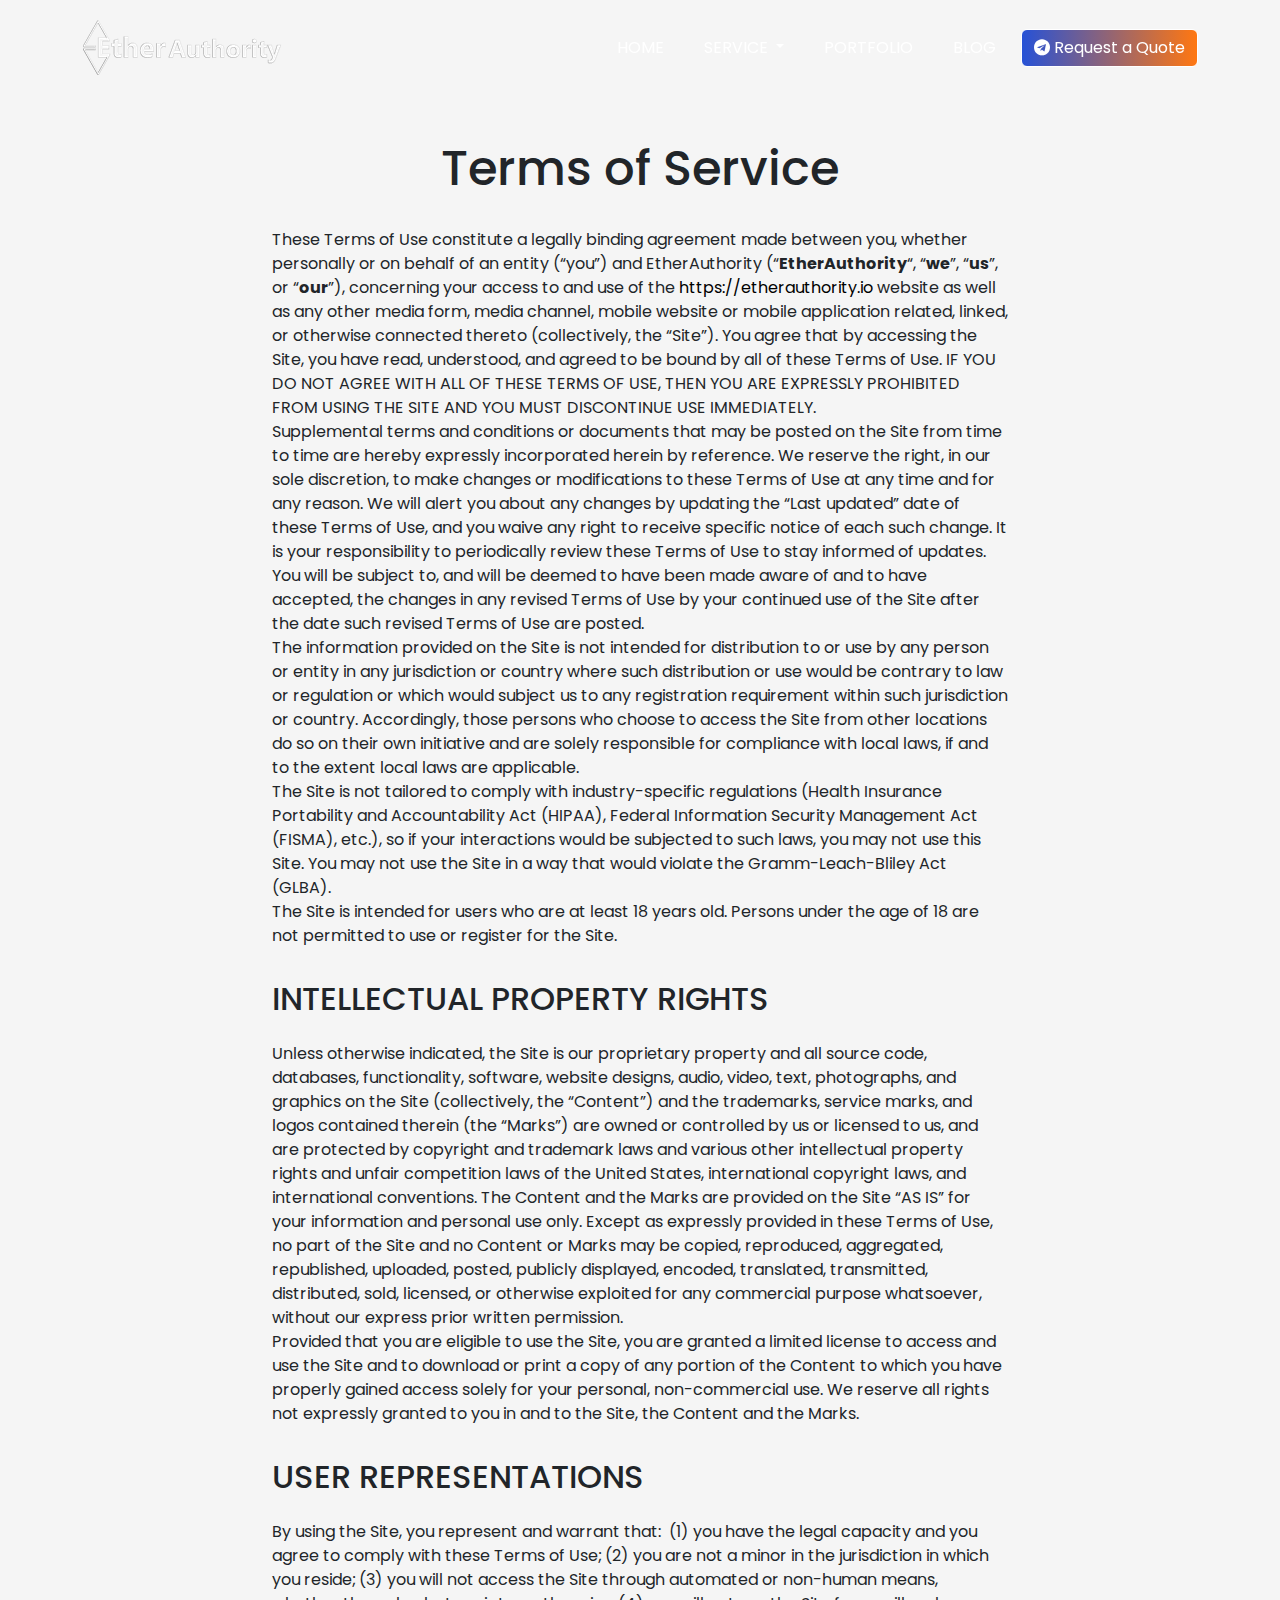
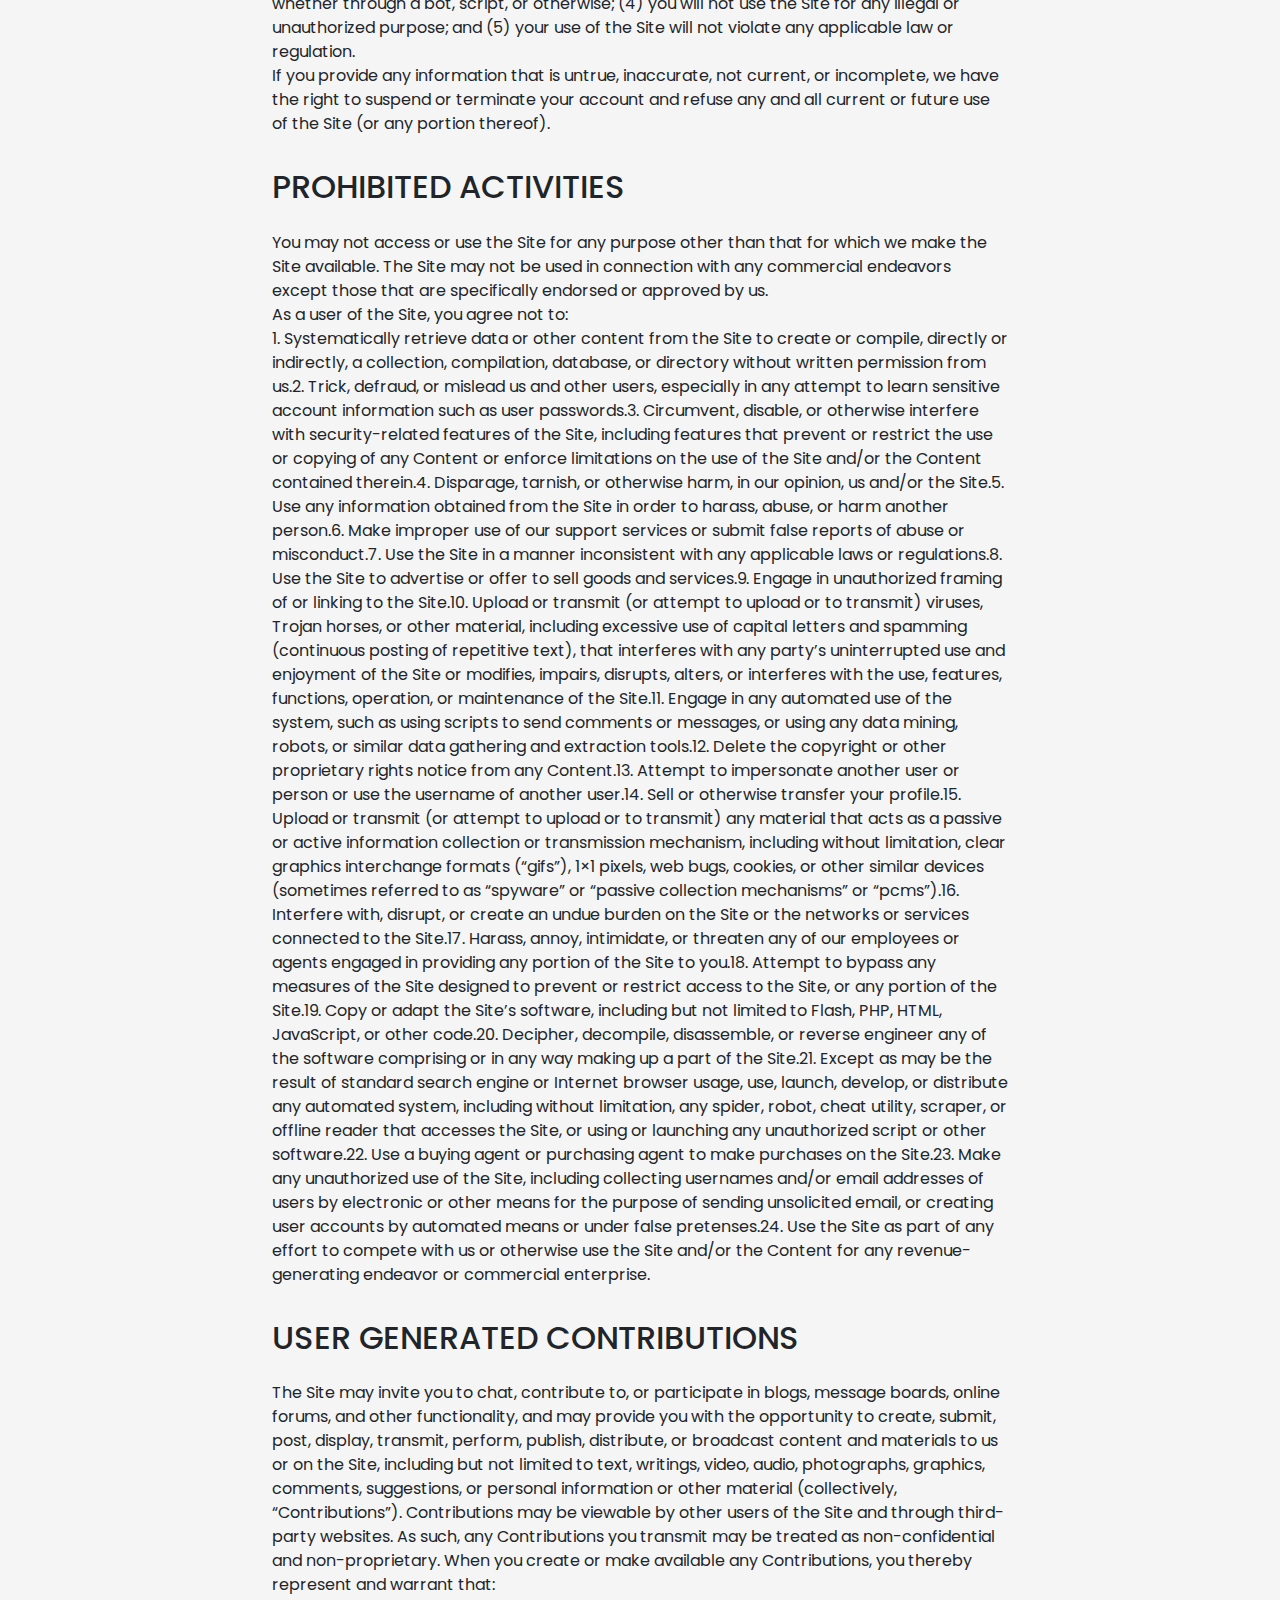
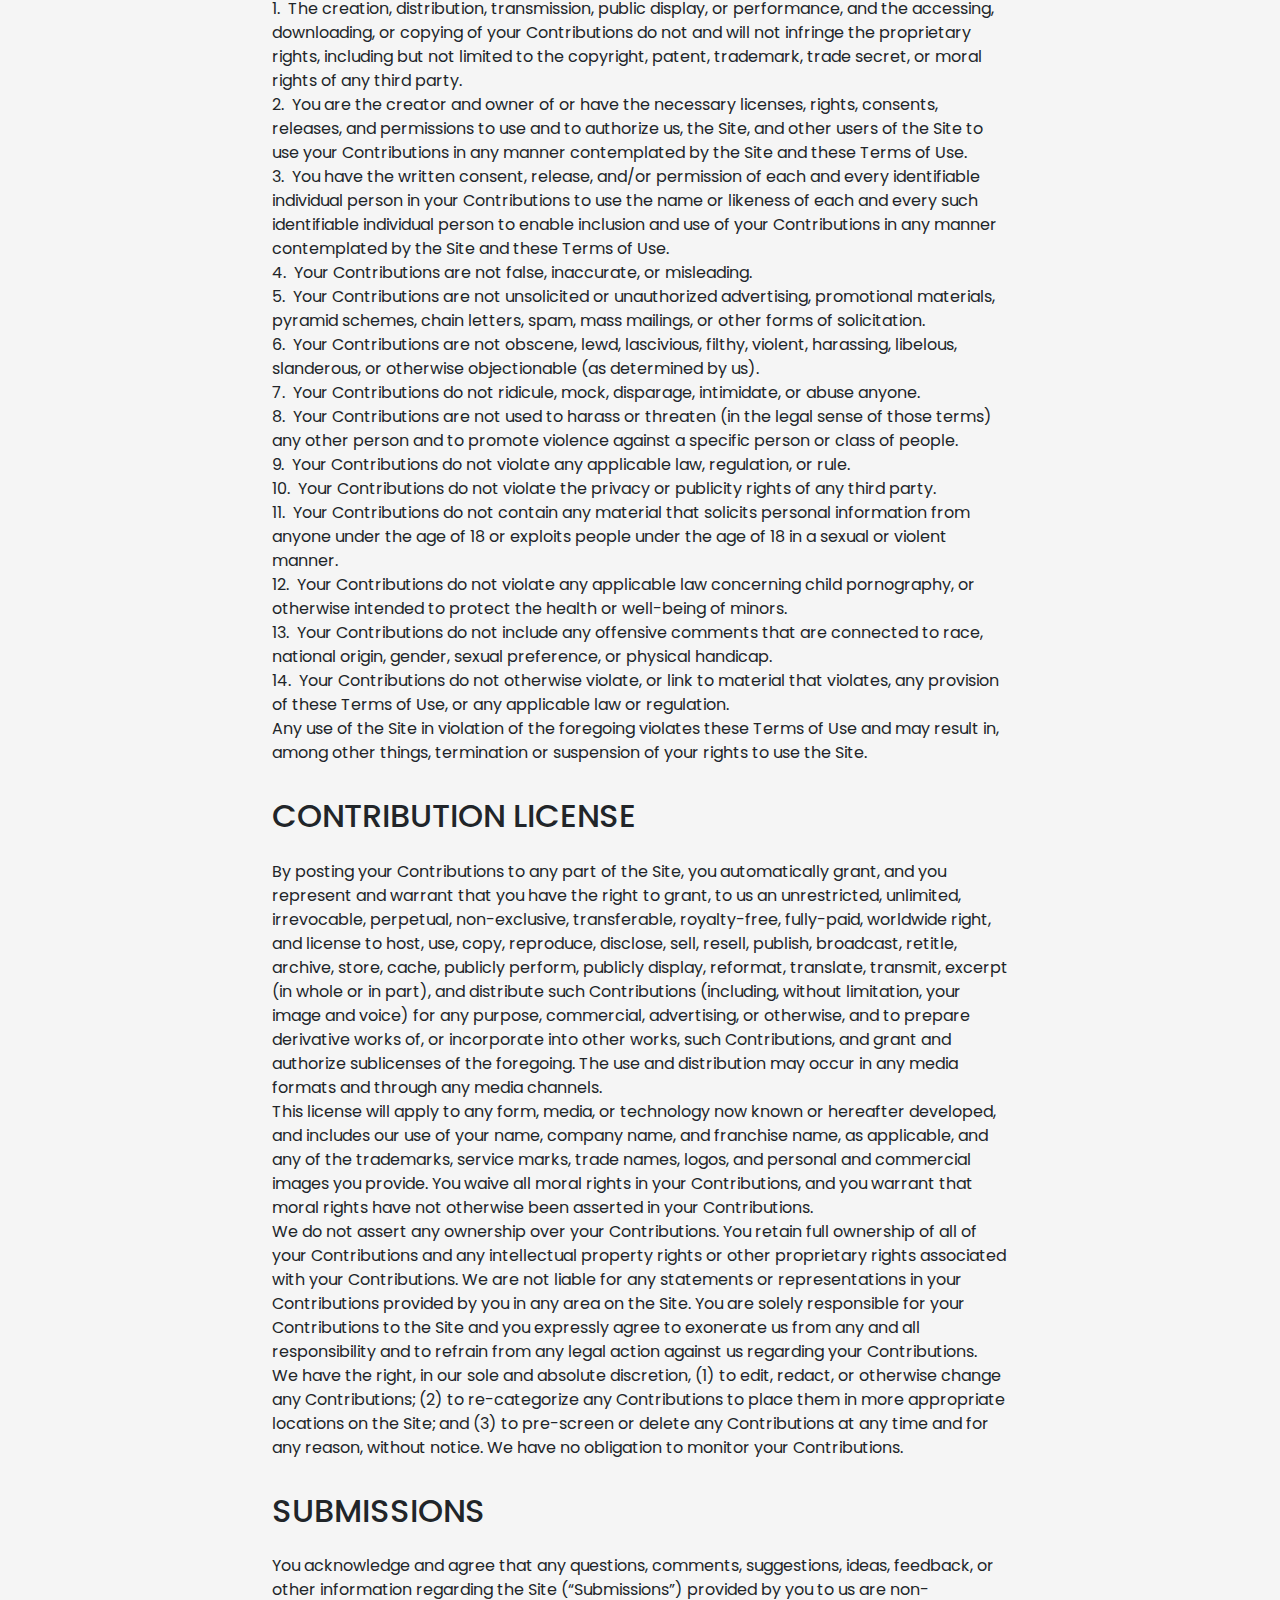
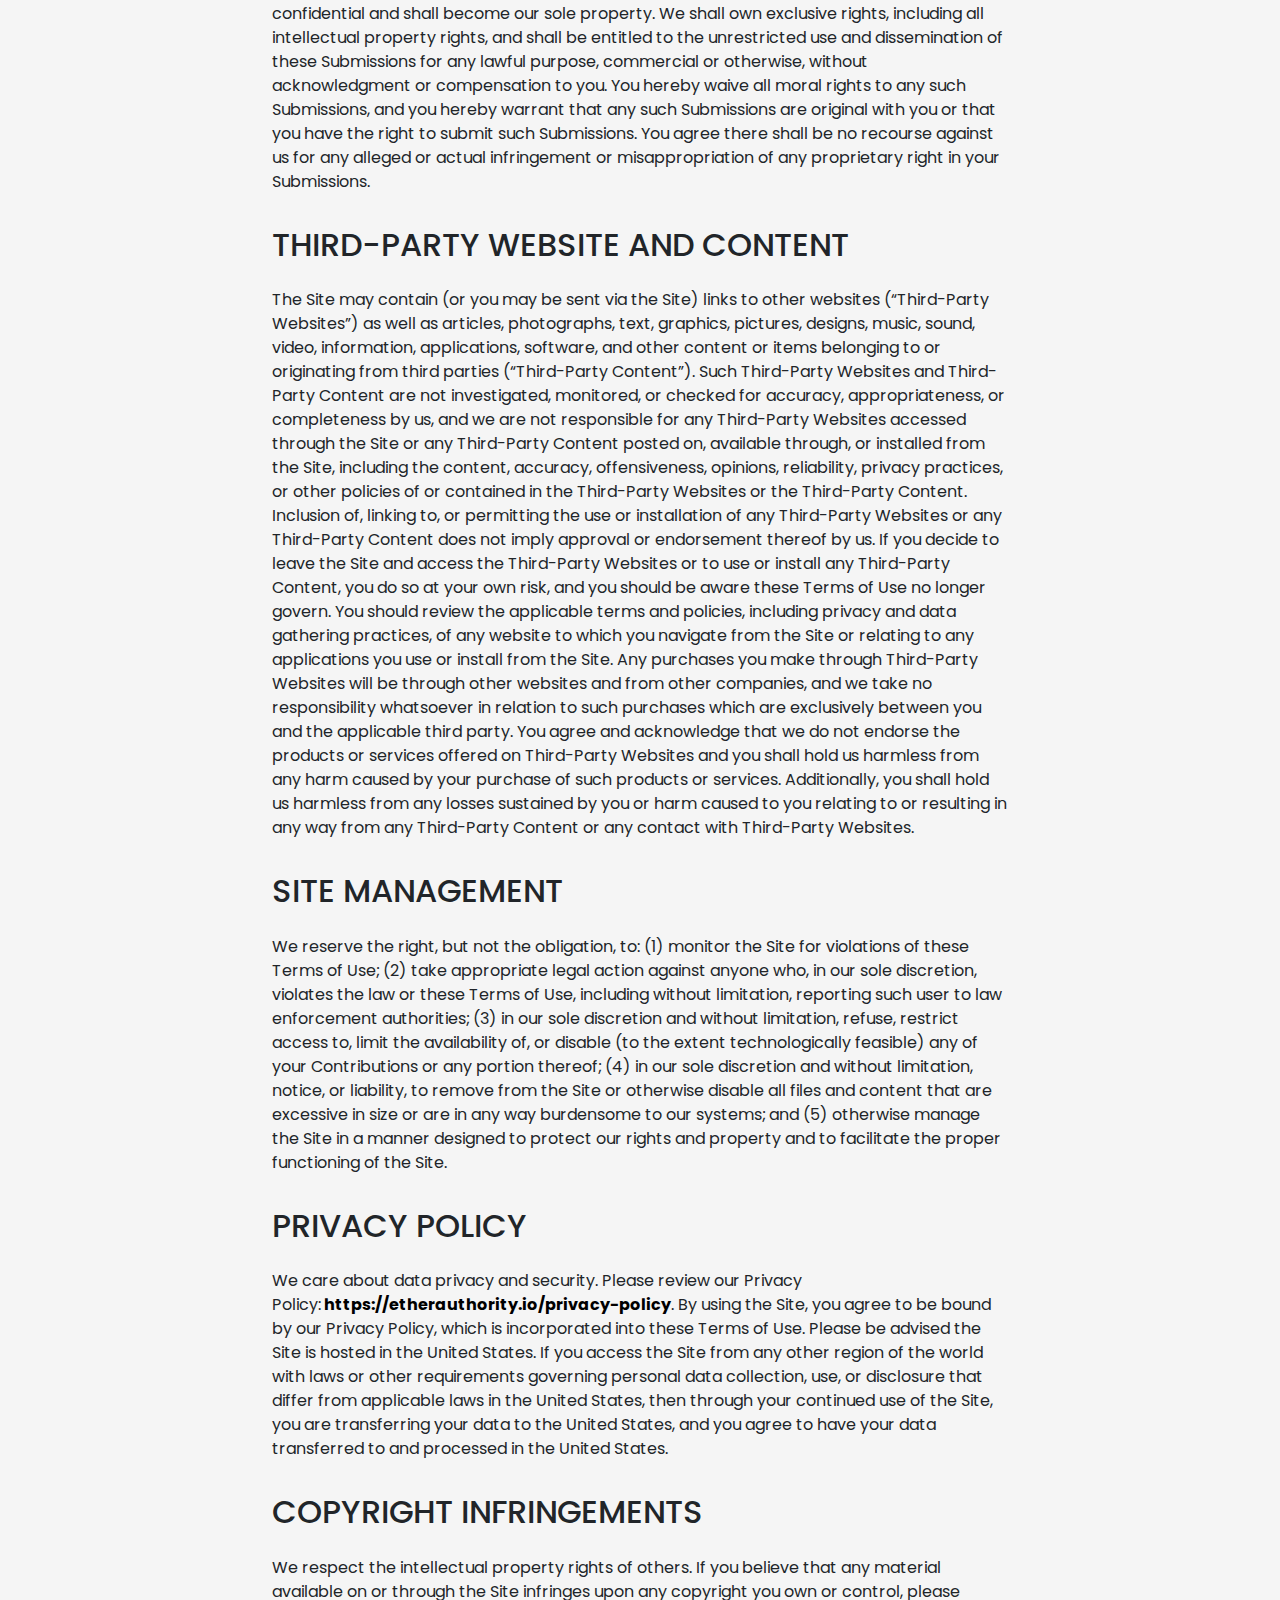
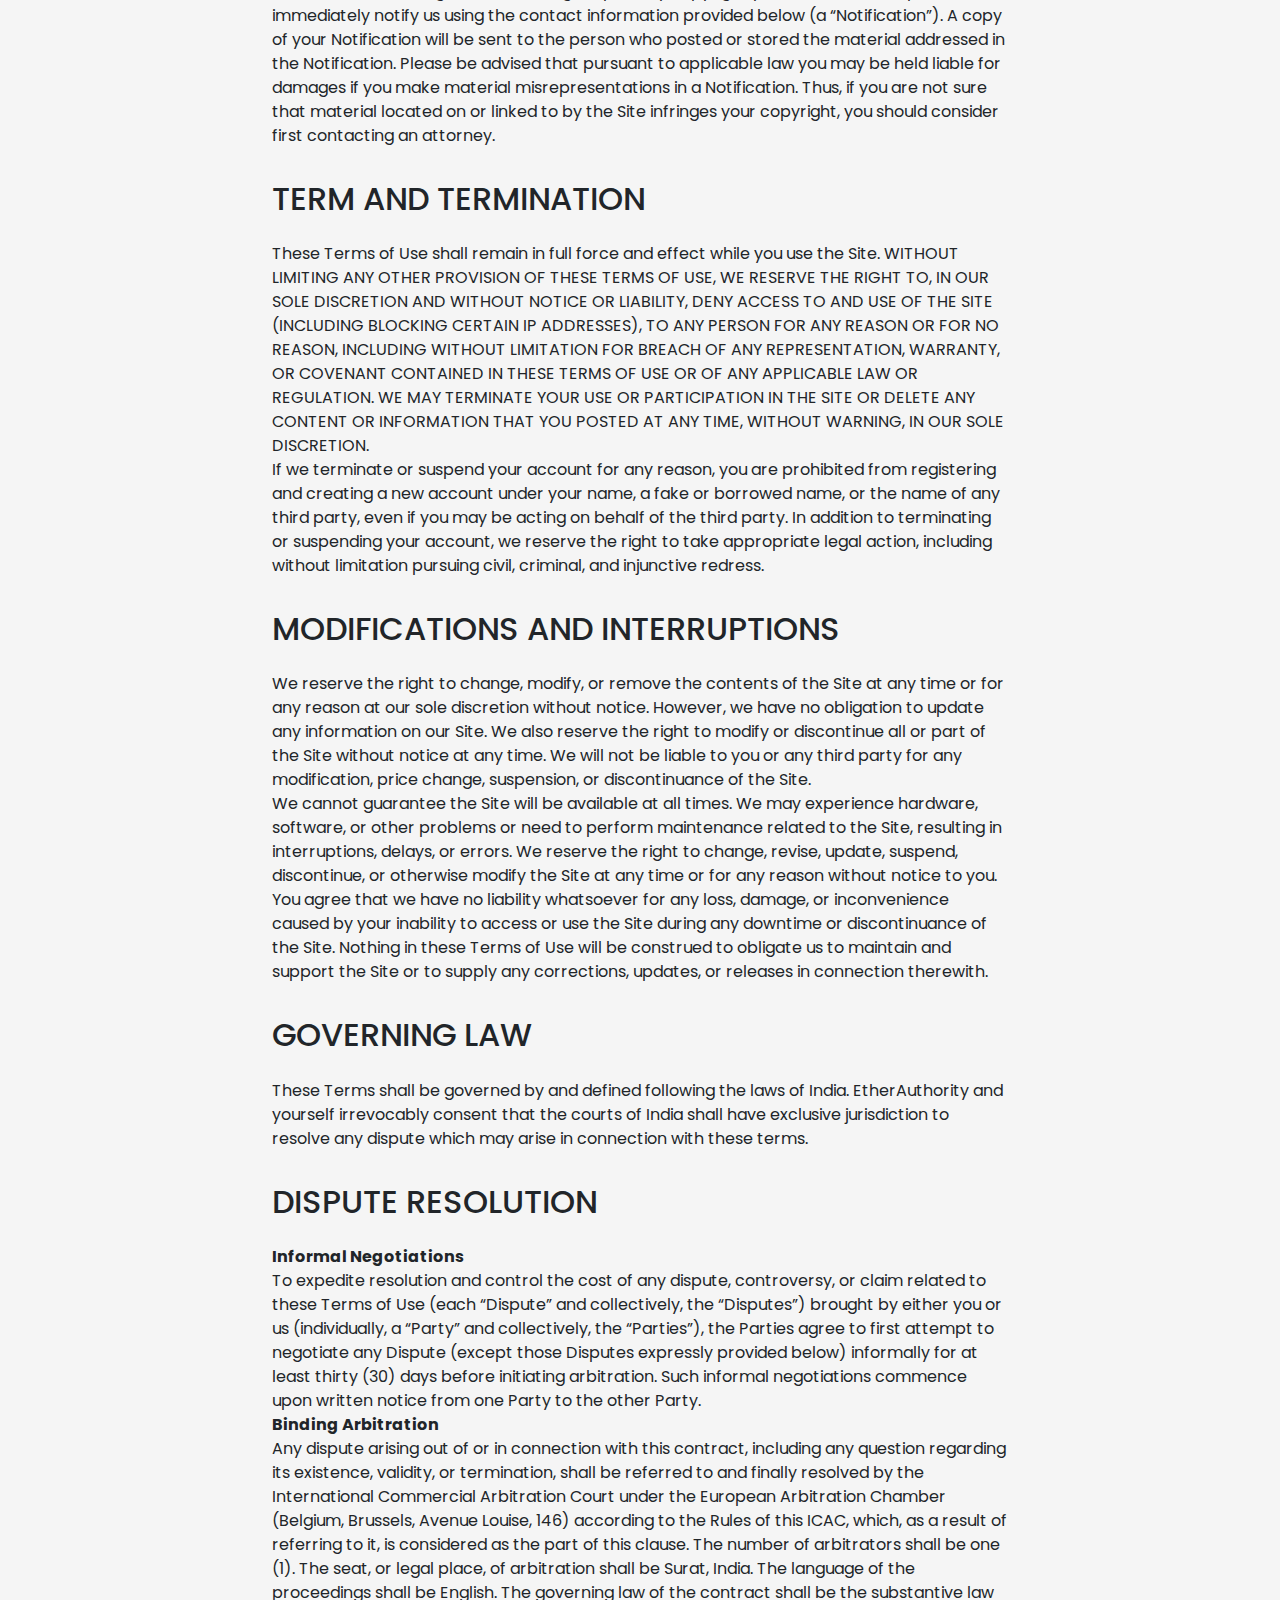
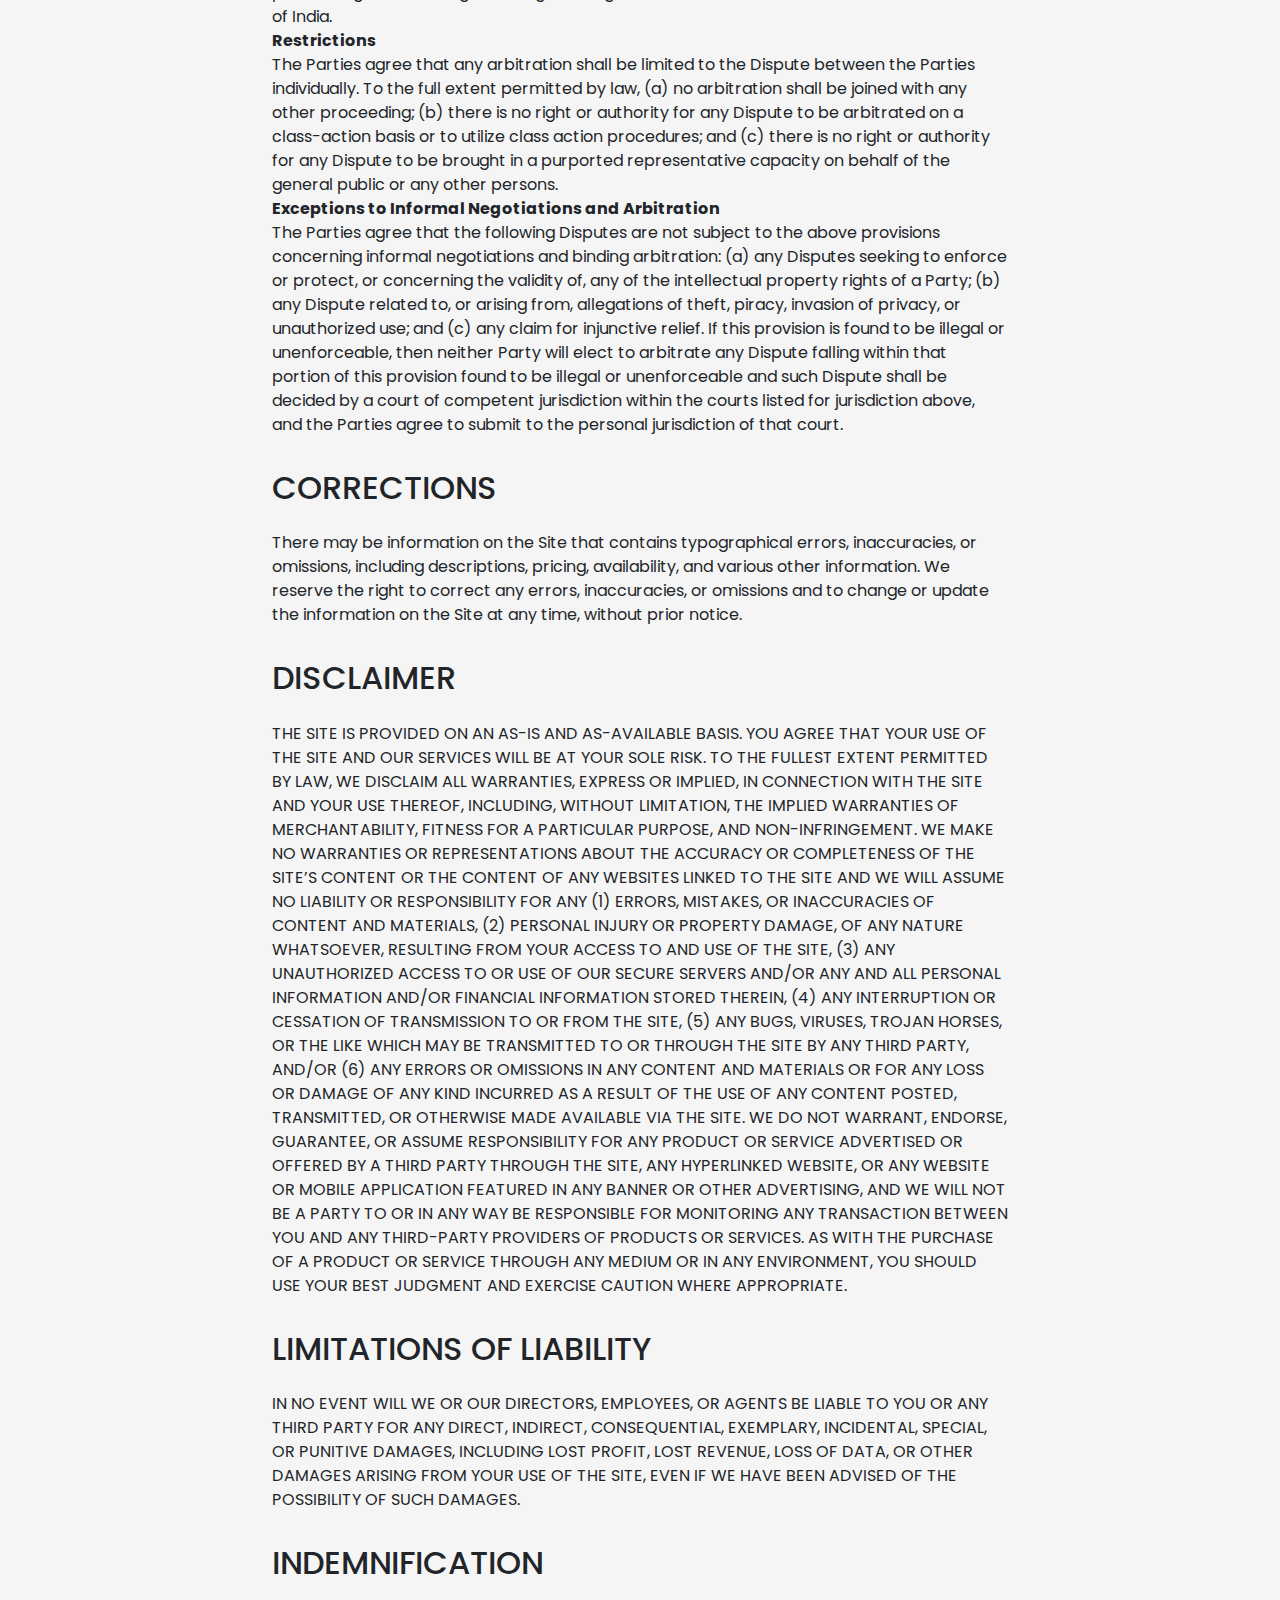
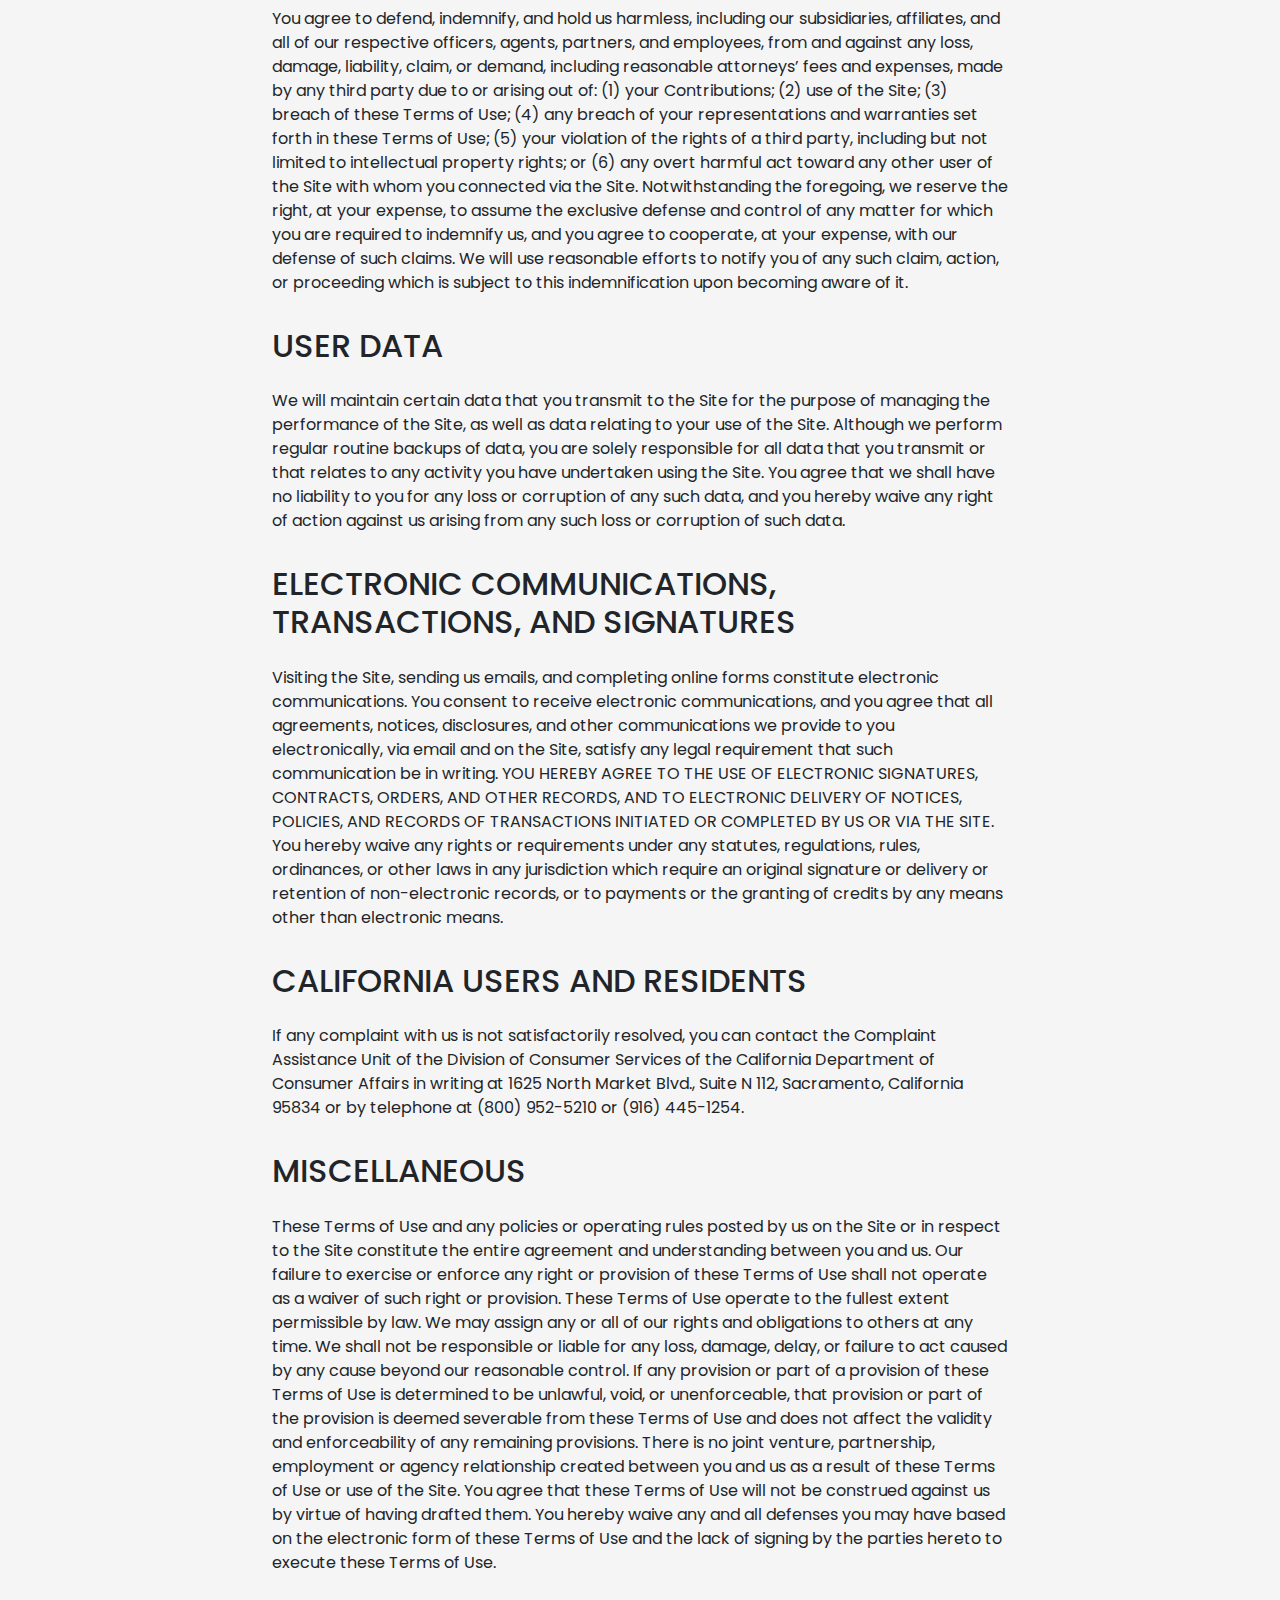
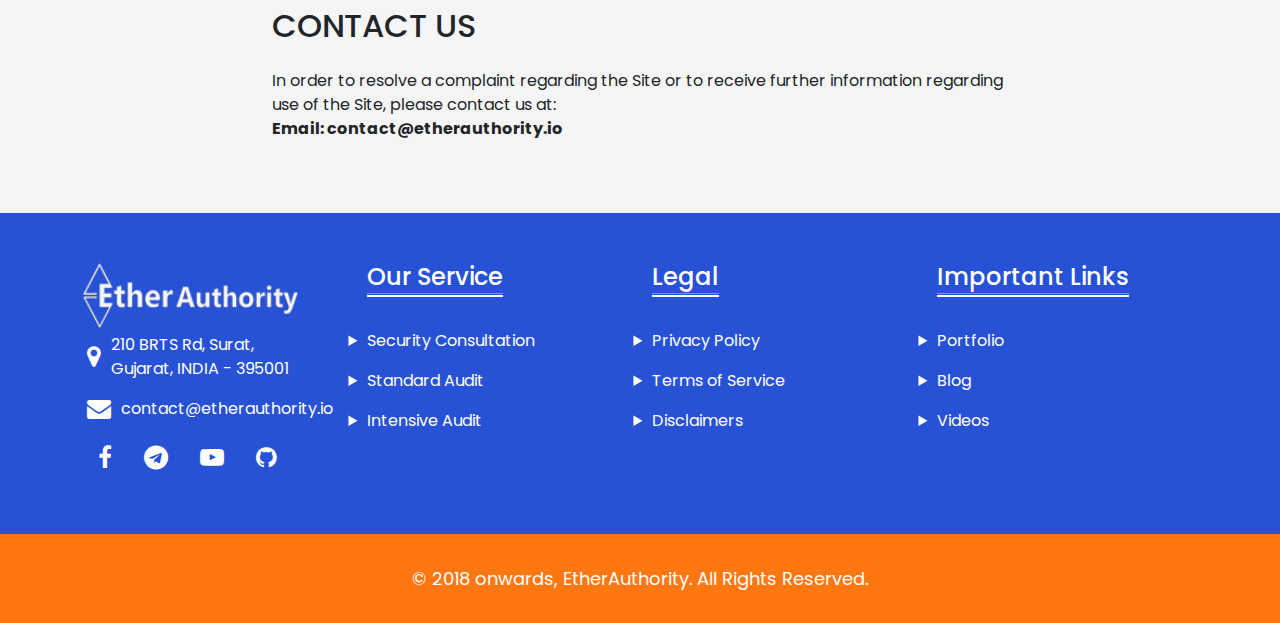
<file: terms-of-service.html>
<!DOCTYPE html>
<html lang="en">
<head>
    <meta charset="UTF-8">
    <meta name="viewport" content="width=device-width, initial-scale=1.0">
    <title>Terms of Service - EtherAuthority - A Premier Smart Contract Audit Company | Web3 Security Redefined</title>
    <link rel="preconnect" href="https://fonts.googleapis.com">
    <link rel="preconnect" href="https://fonts.gstatic.com" crossorigin>
    <link href="https://fonts.googleapis.com/css2?family=Poppins:ital,wght@0,100;0,200;0,300;0,400;0,500;0,600;0,700;0,800;0,900;1,100;1,200;1,300;1,400;1,500;1,600;1,700;1,800;1,900&display=swap" rel="stylesheet">
    <link rel="stylesheet" href="css/font-awesome.min.css">
    <link rel="stylesheet" href="css/bootstrap.min.css">
    <link rel="stylesheet" href="css/style.css">
    <link rel="stylesheet" href="css/slick.css">
    <link rel="stylesheet" href="css/owl.carousel.min.css">
    <link rel="stylesheet" href="css/animate.css">
    <link rel="icon" href="img/favicon.png" sizes="32x32" />
    <link rel="icon" href="img/favicon.png" sizes="192x192" />
    <link rel="apple-touch-icon" href="img/favicon.png" />
    <meta name="msapplication-TileImage" content="img/favicon.png" />
</head>
<body class="poppins-regular">
    <section class="header">
        <nav class="navbar nav-menu secondary-color-bg navbar-expand-lg bg-body-tertiary">
            <div class="container">
              <a class="navbar-brand" href="index.html">
                <img src="img/logoetherAuthority.png" alt="logoetherAuthority">
              </a>
              <button class="navbar-toggler" type="button" data-bs-toggle="collapse" data-bs-target="#navbarSupportedContent" aria-controls="navbarSupportedContent" aria-expanded="false" aria-label="Toggle navigation">
                <i class="fa fa-bars" aria-hidden="true"></i>
              </button>
              <div class="collapse navbar-collapse" id="navbarSupportedContent">
                <ul class="navbar-nav ms-auto mb-2 mb-lg-0">
                  <li class="nav-item">
                    <a class="nav-link active" aria-current="page" href="index.html">HOME</a>
                  </li>
                  <li class="nav-item dropdown">
                    <a class="nav-link dropdown-toggle" href="#" role="button" data-bs-toggle="dropdown" aria-expanded="false">
                      SERVICE
                    </a>
                    <div class="dropdown-menu px-3 rounded-3 border-0 shadow">
                      <div class="row py-5">
                        <div class="col-sm-12 col-md-6 col-lg-3 col-xl-4">
                          <div class="eth-b-lgo">
                            <img src="img/EtherAuthorityLogo1400.png" style="width: 100px;" alt="logoetherAuthority">
                          </div>
                          <div class="menu-headline mb-3">
                            <h3>Audit Services, Pen Testing, Due Diligence, Insurance and KYC</h3>
                          </div>
                          <div class="links">
                            <a href="#">Learn more about our Audit Process <i class="fa fa-link" aria-hidden="true"></i></a>
                          </div>
                        </div>
                        <div class="col-sm-12 col-md-6 col-lg-3 col-xl-3 nav-menu-list">
                          <h5>Audit Services</h5>
                          <div class="h-[2px] w-12 rounded-full bg-secondary"></div>
                          <ul class="nav flex-column">
                            <li class="nav-item">
                              <a class="nav-link" href="#">BNB Audit</a>
                            </li>
                            <li class="nav-item">
                              <a class="nav-link" href="#">stETH Audit</a>
                            </li>
                            <li class="nav-item">
                              <a class="nav-link" href="#">Ton Audit</a>
                            </li>
                            <li class="nav-item">
                              <a class="nav-link" href="#">TRON Audit</a>
                            </li>
                            <li class="nav-item">
                              <a class="nav-link" href="#">Theta Audit</a>
                            </li>
                            <li class="nav-item">
                              <a class="nav-link" href="#">Matic Audit</a>
                            </li>
                            <li class="nav-item">
                              <a class="nav-link" href="#">Wrapped Audit</a>
                            </li>
                            <li class="nav-item">
                              <a class="nav-link" href="#">Polkadot Audit</a>
                            </li>
                            <li class="nav-item">
                              <a class="nav-link" href="#">Dai Audit</a>
                            </li>
                            <li class="nav-item">
                              <a class="nav-link" href="#">TrueUSD Audit</a>
                            </li>
                            <li class="nav-item">
                              <a class="nav-link" href="#">Uniswap Audit</a>
                            </li>
                            <li class="nav-item">
                              <a class="nav-link" href="#">OKB Audit</a>
                            </li>
                            <li class="nav-item">
                              <a class="nav-link" href="#">Cronos Audit</a>
                            </li>
                            <li class="nav-item">
                              <a class="nav-link" href="#">VeChain Audit</a>
                            </li>
                            <li class="nav-item">
                              <a class="nav-link" href="#">Arbitrum (ARB) Audit</a>
                            </li>
                            <li class="nav-item">
                              <a class="nav-link" href="#">Mantle Audit</a>
                            </li>
                            <li class="nav-item">
                              <a class="nav-link" href="#">Quant Audit</a>
                            </li>
                            <li class="nav-item">
                              <a class="nav-link" href="#">Lido Audit</a>
                            </li>
                            <li class="nav-item">
                              <a class="nav-link" href="#">LAToken Audit</a>
                            </li>
                          </ul>
                        </div>
                        <div class="col-sm-12 col-md-6 col-lg-3 col-xl-3 nav-menu-list">
                          <h5>Due Diligence</h5>
                          <ul class="nav flex-column">
                            <li class="nav-item">
                              <a class="nav-link" href="#">Defi Diligence</a>
                            </li>
                            <li class="nav-item">
                              <a class="nav-link" href="#">NFT Diligence</a>
                            </li>
                            <li class="nav-item">
                              <a class="nav-link" href="#">Rug Pull Diligence</a>
                            </li>
                          </ul>
                        </div>
                        <div class="col-sm-12 col-md-6 col-lg-3 col-xl-2 nav-menu-list">
                          <h5>Enhanced Security</h5>
                          <ul class="nav flex-column">
                            <li class="nav-item">
                              <a class="nav-link" href="#">Security Consultation</a>
                            </li>
                            <li class="nav-item">
                              <a class="nav-link" href="#">Blockchain Forensics</a>
                            </li>
                            <li class="nav-item">
                              <a class="nav-link" href="#">KYC</a>
                            </li>
                            <li class="nav-item">
                              <a class="nav-link" href="#">Read Teaming</a>
                            </li>
                            <li class="nav-item">
                              <a class="nav-link" href="#">dAap Architecture Consultancy</a>
                            </li>
                            <li class="nav-item">
                              <a class="nav-link" href="#">Insurance </a>
                            </li>
                          </ul>
                        </div>
                        
                      </div>
                    </div>
                  </li>
                  <li class="nav-item">
                    <a class="nav-link" href="portfolio.html">PORTFOLIO</a>
                  </li>
                  <li class="nav-item">
                    <a class="nav-link" href="blog.html" aria-disabled="true">BLOG</a>
                  </li>
                </ul>
                <form class="d-flex" role="search">
                  <!-- <input class="form-control me-2" type="search" placeholder="Search" aria-label="Search"> -->
                  <a class="btn btn-danger text-white" href="https://t.me/ethetauthority" role="button" target="_blank"><i class="fa fa-telegram" aria-hidden="true"></i> Request a Quote</a>
                </form>
              </div>
            </div>
          </nav>
    </section>
    <section class="ea-portfolio">
        <div class="container">
            <div class="row justify-content-center">
                <div class="col-sm-12 col-md-12 col-lg-8 col-xl-8 col-xxl-8">
                    <div class="ea-main-title">
                        <h2>Terms of Service 
                          <!-- <span class="ea-highlight-text">EtherAuthority.io</span> -->
                        </h2>
                    </div>
                </div>
            </div>
            <div class="row justify-content-center">
                <div class="col-sm-12 col-md-12 col-lg-8 col-xl-8 col-xxl-8">
                  <div class="entry-content clearfix">
                    <p>These Terms of Use constitute a legally binding agreement made between you, whether personally or on behalf of an entity (“you”) and EtherAuthority (“<strong>EtherAuthority</strong>“, “<strong>we</strong>”, “<strong>us</strong>”, or “<strong>our</strong>”), concerning your access to and use of the <a rel="noreferrer noopener" href="https://etherauthority.io" target="_blank">https://etherauthority.io</a> website as well as any other media form, media channel, mobile website or mobile application related, linked, or otherwise connected thereto (collectively, the “Site”). You agree that by accessing the Site, you have read, understood, and agreed to be bound by all of these Terms of Use. IF YOU DO NOT AGREE WITH ALL OF THESE TERMS OF USE, THEN YOU ARE EXPRESSLY PROHIBITED FROM USING THE SITE AND YOU MUST DISCONTINUE USE IMMEDIATELY.<br>Supplemental terms and conditions or documents that may be posted on the Site from time to time are hereby expressly incorporated herein by reference. We reserve the right, in our sole discretion, to make changes or modifications to these Terms of Use at any time and for any reason. We will alert you about any changes by updating the “Last updated” date of these Terms of Use, and you waive any right to receive specific notice of each such change. It is your responsibility to periodically review these Terms of Use to stay informed of updates. You will be subject to, and will be deemed to have been made aware of and to have accepted, the changes in any revised Terms of Use by your continued use of the Site after the date such revised Terms of Use are posted.<br>The information provided on the Site is not intended for distribution to or use by any person or entity in any jurisdiction or country where such distribution or use would be contrary to law or regulation or which would subject us to any registration requirement within such jurisdiction or country. Accordingly, those persons who choose to access the Site from other locations do so on their own initiative and are solely responsible for compliance with local laws, if and to the extent local laws are applicable.<br>The Site is not tailored to comply with industry-specific regulations (Health Insurance Portability and Accountability Act (HIPAA), Federal Information Security Management Act (FISMA), etc.), so if your interactions would be subjected to such laws, you may not use this Site. You may not use the Site in a way that would violate the Gramm-Leach-Bliley Act (GLBA).<br>The Site is intended for users who are at least 18 years old. Persons under the age of 18 are not permitted to use or register for the Site.&nbsp;</p>
                    <p>
                    <h2>INTELLECTUAL PROPERTY RIGHTS</h2>
                    <br>Unless otherwise indicated, the Site is our proprietary property and all source code, databases, functionality, software, website designs, audio, video, text, photographs, and graphics on the Site (collectively, the “Content”) and the trademarks, service marks, and logos contained therein (the “Marks”) are owned or controlled by us or licensed to us, and are protected by copyright and trademark laws and various other intellectual property rights and unfair competition laws of the United States, international copyright laws, and international conventions. The Content and the Marks are provided on the Site “AS IS” for your information and personal use only. Except as expressly provided in these Terms of Use, no part of the Site and no Content or Marks may be copied, reproduced, aggregated, republished, uploaded, posted, publicly displayed, encoded, translated, transmitted, distributed, sold, licensed, or otherwise exploited for any commercial purpose whatsoever, without our express prior written permission.<br>Provided that you are eligible to use the Site, you are granted a limited license to access and use the Site and to download or print a copy of any portion of the Content to which you have properly gained access solely for your personal, non-commercial use. We reserve all rights not expressly granted to you in and to the Site, the Content and the Marks.</p>
                    <p><h2>USER REPRESENTATIONS</h2><br>By using the Site, you represent and warrant that: &nbsp;(1) you have the legal capacity and you agree to comply with these Terms of Use;&nbsp;(2) you are not a minor in the jurisdiction in which you reside; (3) you will not access the Site through automated or non-human means, whether through a bot, script, or otherwise; (4) you will not use the Site for any illegal or unauthorized purpose; and (5) your use of the Site will not violate any applicable law or regulation.<br>If you provide any information that is untrue, inaccurate, not current, or incomplete, we have the right to suspend or terminate your account and refuse any and all current or future use of the Site (or any portion thereof).</p>
                    <p><h2>PROHIBITED ACTIVITIES</h2><br>You may not access or use the Site for any purpose other than that for which we make the Site available. The Site may not be used in connection with any commercial endeavors except those that are specifically endorsed or approved by us.<br>As a user of the Site, you agree not to:<br>1.&nbsp;Systematically retrieve data or other content from the Site to create or compile, directly or indirectly, a collection, compilation, database, or directory without written permission from us.2. Trick, defraud, or mislead us and other users, especially in any attempt to learn sensitive account information such as user passwords.3. Circumvent, disable, or otherwise interfere with security-related features of the Site, including features that prevent or restrict the use or copying of any Content or enforce limitations on the use of the Site and/or the Content contained therein.4. Disparage, tarnish, or otherwise harm, in our opinion, us and/or the Site.5. Use any information obtained from the Site in order to harass, abuse, or harm another person.6. Make improper use of our support services or submit false reports of abuse or misconduct.7. Use the Site in a manner inconsistent with any applicable laws or regulations.8. Use the Site to advertise or offer to sell goods and services.9. Engage in unauthorized framing of or linking to the Site.10. Upload or transmit (or attempt to upload or to transmit) viruses, Trojan horses, or other material, including excessive use of capital letters and spamming (continuous posting of repetitive text), that interferes with any party’s uninterrupted use and enjoyment of the Site or modifies, impairs, disrupts, alters, or interferes with the use, features, functions, operation, or maintenance of the Site.11. Engage in any automated use of the system, such as using scripts to send comments or messages, or using any data mining, robots, or similar data gathering and extraction tools.12. Delete the copyright or other proprietary rights notice from any Content.13. Attempt to impersonate another user or person or use the username of another user.14. Sell or otherwise transfer your profile.15. Upload or transmit (or attempt to upload or to transmit) any material that acts as a passive or active information collection or transmission mechanism, including without limitation, clear graphics interchange formats (“gifs”), 1×1 pixels, web bugs, cookies, or other similar devices (sometimes referred to as “spyware” or “passive collection mechanisms” or “pcms”).16. Interfere with, disrupt, or create an undue burden on the Site or the networks or services connected to the Site.17. Harass, annoy, intimidate, or threaten any of our employees or agents engaged in providing any portion of the Site to you.18. Attempt to bypass any measures of the Site designed to prevent or restrict access to the Site, or any portion of the Site.19. Copy or adapt the Site’s software, including but not limited to Flash, PHP, HTML, JavaScript, or other code.20. Decipher, decompile, disassemble, or reverse engineer any of the software comprising or in any way making up a part of the Site.21. Except as may be&nbsp;the result of standard search engine or Internet browser usage, use, launch, develop, or distribute any automated system, including without limitation, any spider, robot, cheat utility, scraper, or offline reader that accesses the Site, or using or launching any unauthorized script or other software.22. Use a buying agent or purchasing agent to make purchases on the Site.23. Make any unauthorized use of the Site, including collecting usernames and/or email addresses of users by electronic or other means for the purpose of sending unsolicited email, or creating user accounts by automated means or under false pretenses.24. Use the Site as part of any effort to compete with us or otherwise use the Site and/or the Content for any revenue-generating endeavor or commercial enterprise.</p>
                    <p><h2>USER GENERATED CONTRIBUTIONS</h2><br>The Site may invite you to chat, contribute to, or participate in blogs, message boards, online forums, and other functionality, and may provide you with the opportunity to create, submit, post, display, transmit, perform, publish, distribute, or broadcast content and materials to us or on the Site, including but not limited to text, writings, video, audio, photographs, graphics, comments, suggestions, or personal information or other material (collectively, “Contributions”). Contributions may be viewable by other users of the Site and through third-party websites. As such, any Contributions you transmit may be treated as non-confidential and non-proprietary. When you create or make available any Contributions, you thereby represent and warrant that:<br>1. &nbsp;The creation, distribution, transmission, public display, or performance, and the accessing, downloading, or copying of your Contributions do not and will not infringe the proprietary rights, including but not limited to the copyright, patent, trademark, trade secret, or moral rights of any third party.<br>2. &nbsp;You are the creator and owner of or have the necessary licenses, rights, consents, releases, and permissions to use and to authorize us, the Site, and other users of the Site to use your Contributions in any manner contemplated by the Site and these Terms of Use.<br>3. &nbsp;You have the written consent, release, and/or permission of each and every identifiable individual person in your Contributions to use the name or likeness of each and every such identifiable individual person to enable inclusion and use of your Contributions in any manner contemplated by the Site and these Terms of Use.<br>4. &nbsp;Your Contributions are not false, inaccurate, or misleading.<br>5. &nbsp;Your Contributions are not unsolicited or unauthorized advertising, promotional materials, pyramid schemes, chain letters, spam, mass mailings, or other forms of solicitation.<br>6. &nbsp;Your Contributions are not obscene, lewd, lascivious, filthy, violent, harassing, libelous, slanderous, or otherwise objectionable (as determined by us).<br>7. &nbsp;Your Contributions do not ridicule, mock, disparage, intimidate, or abuse anyone.<br>8. &nbsp;Your Contributions are not used to harass or threaten (in the legal sense of those terms) any other person and to promote violence against a specific person or class of people.<br>9. &nbsp;Your Contributions do not violate any applicable law, regulation, or rule.<br>10. &nbsp;Your Contributions do not violate the privacy or publicity rights of any third party.<br>11. &nbsp;Your Contributions do not contain any material that solicits personal information from anyone under the age of 18 or exploits people under the age of 18 in a sexual or violent manner.<br>12. &nbsp;Your Contributions do not violate any applicable law concerning child pornography, or otherwise intended to protect the health or well-being of minors.<br>13. &nbsp;Your Contributions do not include any offensive comments that are connected to race, national origin, gender, sexual preference, or physical handicap.<br>14. &nbsp;Your Contributions do not otherwise violate, or link to material that violates, any provision of these Terms of Use, or any applicable law or regulation.<br>Any use of the Site in violation of the foregoing violates these Terms of Use and may result in, among other things, termination or suspension of your rights to use the Site.</p>
                    <p><h2>CONTRIBUTION LICENSE</h2><br>By posting your Contributions to any part of the Site, you automatically grant, and you represent and warrant that you have the right to grant, to us an unrestricted, unlimited, irrevocable, perpetual, non-exclusive, transferable, royalty-free, fully-paid, worldwide right, and license to host, use, copy, reproduce, disclose, sell, resell, publish, broadcast, retitle, archive, store, cache, publicly perform, publicly display, reformat, translate, transmit, excerpt (in whole or in part), and distribute such Contributions (including, without limitation, your image and voice) for any purpose, commercial, advertising, or otherwise, and to prepare derivative works of, or incorporate into other works, such Contributions, and grant and authorize sublicenses of the foregoing. The use and distribution may occur in any media formats and through any media channels.<br>This license will apply to any form, media, or technology now known or hereafter developed, and includes our use of your name, company name, and franchise name, as applicable, and any of the trademarks, service marks, trade names, logos, and personal and commercial images you provide. You waive all moral rights in your Contributions, and you warrant that moral rights have not otherwise been asserted in your Contributions.<br>We do not assert any ownership over your Contributions. You retain full ownership of all of your Contributions and any intellectual property rights or other proprietary rights associated with your Contributions. We are not liable for any statements or representations in your Contributions provided by you in any area on the Site. You are solely responsible for your Contributions to the Site and you expressly agree to exonerate us from any and all responsibility and to refrain from any legal action against us regarding your Contributions. &nbsp;<br>We have the right, in our sole and absolute discretion, (1) to edit, redact, or otherwise change any Contributions; (2) to re-categorize any Contributions to place them in more appropriate locations on the Site; and (3) to pre-screen or delete any Contributions at any time and for any reason, without notice. We have no obligation to monitor your Contributions.</p>
                    <p><h2>SUBMISSIONS</h2><br>You acknowledge and agree that any questions, comments, suggestions, ideas, feedback, or other information regarding the Site (“Submissions”) provided by you to us are non-confidential and shall become our sole property. We shall own exclusive rights, including all intellectual property rights, and shall be entitled to the unrestricted use and dissemination of these Submissions for any lawful purpose, commercial or otherwise, without acknowledgment or compensation to you. You hereby waive all moral rights to any such Submissions, and you hereby warrant that any such Submissions are original with you or that you have the right to submit such Submissions. You agree there shall be no recourse against us for any alleged or actual infringement or misappropriation of any proprietary right in your Submissions.</p>
                    <p><h2>THIRD-PARTY WEBSITE AND CONTENT</h2><br>The Site may contain (or you may be sent via the Site) links to other websites (“Third-Party Websites”) as well as articles, photographs, text, graphics, pictures, designs, music, sound, video, information, applications, software, and other content or items belonging to or originating from third parties (“Third-Party Content”). Such Third-Party Websites and Third-Party Content are not investigated, monitored, or checked for accuracy, appropriateness, or completeness by us, and we are not responsible for any Third-Party Websites accessed through the Site or any Third-Party Content posted on, available through, or installed from the Site, including the content, accuracy, offensiveness, opinions, reliability, privacy practices, or other policies of or contained in the Third-Party Websites or the Third-Party Content. Inclusion of, linking to, or permitting the use or installation of any Third-Party Websites or any Third-Party Content does not imply approval or endorsement thereof by us. If you decide to leave the Site and access the Third-Party Websites or to use or install any Third-Party Content, you do so at your own risk, and you should be aware these Terms of Use no longer govern. You should review the applicable terms and policies, including privacy and data gathering practices, of any website to which you navigate from the Site or relating to any applications you use or install from the Site. Any purchases you make through Third-Party Websites will be through other websites and from other companies, and we take no responsibility whatsoever in relation to such purchases which are exclusively between you and the applicable third party. You agree and acknowledge that we do not endorse the products or services offered on Third-Party Websites and you shall hold us harmless from any harm caused by your purchase of such products or services. Additionally, you shall hold us harmless from any losses sustained by you or harm caused to you relating to or resulting in any way from any Third-Party Content or any contact with Third-Party Websites.</p>
                    <p><h2>SITE MANAGEMENT</h2><br>We reserve the right, but not the obligation, to: (1) monitor the Site for violations of these Terms of Use; (2) take appropriate legal action against anyone who, in our sole discretion, violates the law or these Terms of Use, including without limitation, reporting such user to law enforcement authorities; (3) in our sole discretion and without limitation, refuse, restrict access to, limit the availability of, or disable (to the extent technologically feasible) any of your Contributions or any portion thereof; (4) in our sole discretion and without limitation, notice, or liability, to remove from the Site or otherwise disable all files and content that are excessive in size or are in any way burdensome to our systems; and (5) otherwise manage the Site in a manner designed to protect our rights and property and to facilitate the proper functioning of the Site.</p>
                    <p><h2>PRIVACY POLICY</h2><br>We care about data privacy and security.&nbsp;Please review our Privacy Policy:<strong>&nbsp;<a href="https://etherauthority.io/privacy-policy" target="_blank" rel="noreferrer noopener">https://etherauthority.io/privacy-policy</a></strong>.&nbsp;By using the Site, you agree to be bound by our Privacy Policy, which is incorporated into these Terms of Use. Please be advised the Site is hosted in the United States. If you access the Site from any other region of the world with laws or other requirements governing personal data collection, use, or disclosure that differ from applicable laws in the United States, then through your continued use of the Site, you are transferring your data to the United States, and you agree to have your data transferred to and processed in the United States.</p>
                    <p><h2>COPYRIGHT INFRINGEMENTS</h2><br>We respect the intellectual property rights of others. If you believe that any material available on or through the Site infringes upon any copyright you own or control, please immediately notify us using the contact information provided below (a “Notification”). A copy of your Notification will be sent to the person who posted or stored the material addressed in the Notification. Please be advised that pursuant to applicable law you may be held liable for damages if you make material misrepresentations in a Notification. Thus, if you are not sure that material located on or linked to by the Site infringes your copyright, you should consider first contacting an attorney.</p>
                    <p><h2>TERM AND TERMINATION</h2><br>These Terms of Use shall remain in full force and effect while you use the Site. WITHOUT LIMITING ANY OTHER PROVISION OF THESE TERMS OF USE, WE RESERVE THE RIGHT TO, IN OUR SOLE DISCRETION AND WITHOUT NOTICE OR LIABILITY, DENY ACCESS TO AND USE OF THE SITE (INCLUDING BLOCKING CERTAIN IP ADDRESSES), TO ANY PERSON FOR ANY REASON OR FOR NO REASON, INCLUDING WITHOUT LIMITATION FOR BREACH OF ANY REPRESENTATION, WARRANTY, OR COVENANT CONTAINED IN THESE TERMS OF USE OR OF ANY APPLICABLE LAW OR REGULATION. WE MAY TERMINATE YOUR USE OR PARTICIPATION IN THE SITE OR DELETE ANY CONTENT OR INFORMATION THAT YOU POSTED AT ANY TIME, WITHOUT WARNING, IN OUR SOLE DISCRETION.<br>If we terminate or suspend your account for any reason, you are prohibited from registering and creating a new account under your name, a fake or borrowed name, or the name of any third party, even if you may be acting on behalf of the third party. In addition to terminating or suspending your account, we reserve the right to take appropriate legal action, including without limitation pursuing civil, criminal, and injunctive redress.</p>
                    <p><h2>MODIFICATIONS AND INTERRUPTIONS</h2><br>We reserve the right to change, modify, or remove the contents of the Site at any time or for any reason at our sole discretion without notice. However, we have no obligation to update any information on our Site. We also reserve the right to modify or discontinue all or part of the Site without notice at any time. We will not be liable to you or any third party for any modification, price change, suspension, or discontinuance of the Site. &nbsp;<br>We cannot guarantee the Site will be available at all times. We may experience hardware, software, or other problems or need to perform maintenance related to the Site, resulting in interruptions, delays, or errors. We reserve the right to change, revise, update, suspend, discontinue, or otherwise modify the Site at any time or for any reason without notice to you. You agree that we have no liability whatsoever for any loss, damage, or inconvenience caused by your inability to access or use the Site during any downtime or discontinuance of the Site. Nothing in these Terms of Use will be construed to obligate us to maintain and support the Site or to supply any corrections, updates, or releases in connection therewith.</p>
                    <p><h2>GOVERNING LAW</h2><br>These Terms shall be governed by and defined following the laws of India. EtherAuthority and yourself irrevocably consent that the courts of India&nbsp;shall have exclusive jurisdiction to resolve any dispute which may arise in connection with these terms.</p>
                    <p><h2>DISPUTE RESOLUTION</h2><br><strong>Informal Negotiations</strong><br>To expedite resolution and control the cost of any dispute, controversy, or claim related to these Terms of Use (each “Dispute” and collectively, the “Disputes”) brought by either you or us (individually, a “Party” and collectively, the “Parties”), the Parties agree to first attempt to negotiate any Dispute (except those Disputes expressly provided below) informally for at least thirty (30) days before initiating arbitration. Such informal negotiations commence upon written notice from one Party to the other Party.<br><strong>Binding Arbitration</strong><br>Any dispute arising out of or in connection with this contract, including any question regarding its existence, validity, or termination, shall be referred to and finally resolved by the International Commercial Arbitration Court under the European Arbitration Chamber (Belgium, Brussels, Avenue Louise, 146) according to the Rules of this ICAC, which, as a result of referring to it, is considered as the part of this clause. The number of arbitrators shall be one (1). The seat, or legal place, of arbitration shall be Surat, India.&nbsp;The language of the proceedings shall be English. The governing law of the contract shall be the substantive law of India.<br><strong>Restrictions</strong><br>The Parties agree that any arbitration shall be limited to the Dispute between the Parties individually. To the full extent permitted by law, (a) no arbitration shall be joined with any other proceeding; (b) there is no right or authority for any Dispute to be arbitrated on a class-action basis or to utilize class action procedures; and (c) there is no right or authority for any Dispute to be brought in a purported representative capacity on behalf of the general public or any other persons.<br><strong>Exceptions to Informal Negotiations and Arbitration</strong><br>The Parties agree that the following Disputes are not subject to the above provisions concerning informal negotiations and binding arbitration: (a) any Disputes seeking to enforce or protect, or concerning the validity of, any of the intellectual property rights of a Party; (b) any Dispute related to, or arising from, allegations of theft, piracy, invasion of privacy, or unauthorized use; and (c) any claim for injunctive relief. If this provision is found to be illegal or unenforceable, then neither Party will elect to arbitrate any Dispute falling within that portion of this provision found to be illegal or unenforceable and such Dispute shall be decided by a court of competent jurisdiction within the courts listed for jurisdiction above, and the Parties agree to submit to the personal jurisdiction of that court.</p>
                    <p><h2>CORRECTIONS</h2><br>There may be information on the Site that contains typographical errors, inaccuracies, or omissions, including descriptions, pricing, availability, and various other information. We reserve the right to correct any errors, inaccuracies, or omissions and to change or update the information on the Site at any time, without prior notice.</p>
                    <p><h2>DISCLAIMER</h2><br>THE SITE IS PROVIDED ON AN AS-IS AND AS-AVAILABLE BASIS. YOU AGREE THAT YOUR USE OF THE SITE AND OUR SERVICES WILL BE AT YOUR SOLE RISK. TO THE FULLEST EXTENT PERMITTED BY LAW, WE DISCLAIM ALL WARRANTIES, EXPRESS OR IMPLIED, IN CONNECTION WITH THE SITE AND YOUR USE THEREOF, INCLUDING, WITHOUT LIMITATION, THE IMPLIED WARRANTIES OF MERCHANTABILITY, FITNESS FOR A PARTICULAR PURPOSE, AND NON-INFRINGEMENT. WE MAKE NO WARRANTIES OR REPRESENTATIONS ABOUT THE ACCURACY OR COMPLETENESS OF THE SITE’S CONTENT OR THE CONTENT OF ANY WEBSITES LINKED TO THE SITE AND WE WILL ASSUME NO LIABILITY OR RESPONSIBILITY FOR ANY (1) ERRORS, MISTAKES, OR INACCURACIES OF CONTENT AND MATERIALS, (2) PERSONAL INJURY OR PROPERTY DAMAGE, OF ANY NATURE WHATSOEVER, RESULTING FROM YOUR ACCESS TO AND USE OF THE SITE, (3) ANY UNAUTHORIZED ACCESS TO OR USE OF OUR SECURE SERVERS AND/OR ANY AND ALL PERSONAL INFORMATION AND/OR FINANCIAL INFORMATION STORED THEREIN, (4) ANY INTERRUPTION OR CESSATION OF TRANSMISSION TO OR FROM THE SITE, (5) ANY BUGS, VIRUSES, TROJAN HORSES, OR THE LIKE WHICH MAY BE TRANSMITTED TO OR THROUGH THE SITE BY ANY THIRD PARTY, AND/OR (6) ANY ERRORS OR OMISSIONS IN ANY CONTENT AND MATERIALS OR FOR ANY LOSS OR DAMAGE OF ANY KIND INCURRED AS A RESULT OF THE USE OF ANY CONTENT POSTED, TRANSMITTED, OR OTHERWISE MADE AVAILABLE VIA THE SITE. WE DO NOT WARRANT, ENDORSE, GUARANTEE, OR ASSUME RESPONSIBILITY FOR ANY PRODUCT OR SERVICE ADVERTISED OR OFFERED BY A THIRD PARTY THROUGH THE SITE, ANY HYPERLINKED WEBSITE, OR ANY WEBSITE OR MOBILE APPLICATION FEATURED IN ANY BANNER OR OTHER ADVERTISING, AND WE WILL NOT BE A PARTY TO OR IN ANY WAY BE RESPONSIBLE FOR MONITORING ANY TRANSACTION BETWEEN YOU AND ANY THIRD-PARTY PROVIDERS OF PRODUCTS OR SERVICES. AS WITH THE PURCHASE OF A PRODUCT OR SERVICE THROUGH ANY MEDIUM OR IN ANY ENVIRONMENT, YOU SHOULD USE YOUR BEST JUDGMENT AND EXERCISE CAUTION WHERE APPROPRIATE.</p>
                    <p><h2>LIMITATIONS OF LIABILITY</h2><br>IN NO EVENT WILL WE OR OUR DIRECTORS, EMPLOYEES, OR AGENTS BE LIABLE TO YOU OR ANY THIRD PARTY FOR ANY DIRECT, INDIRECT, CONSEQUENTIAL, EXEMPLARY, INCIDENTAL, SPECIAL, OR PUNITIVE DAMAGES, INCLUDING LOST PROFIT, LOST REVENUE, LOSS OF DATA, OR OTHER DAMAGES ARISING FROM YOUR USE OF THE SITE, EVEN IF WE HAVE BEEN ADVISED OF THE POSSIBILITY OF SUCH DAMAGES.</p>
                    <p><h2>INDEMNIFICATION</h2><br>You agree to defend, indemnify, and hold us harmless, including our subsidiaries, affiliates, and all of our respective officers, agents, partners, and employees, from and against any loss, damage, liability, claim, or demand, including reasonable attorneys’ fees and expenses, made by any third party due to or arising out of: (1) your Contributions;&nbsp;(2) use of the Site; (3) breach of these Terms of Use; (4) any breach of your representations and warranties set forth in these Terms of Use; (5) your violation of the rights of a third party, including but not limited to intellectual property rights; or (6) any overt harmful act toward any other user of the Site with whom you connected via the Site. Notwithstanding the foregoing, we reserve the right, at your expense, to assume the exclusive defense and control of any matter for which you are required to indemnify us, and you agree to cooperate, at your expense, with our defense of such claims. We will use reasonable efforts to notify you of any such claim, action, or proceeding which is subject to this indemnification upon becoming aware of it.</p>
                    <p><h2>USER DATA</h2><br>We will maintain certain data that you transmit to the Site for the purpose of managing the performance of the Site, as well as data relating to your use of the Site. Although we perform regular routine backups of data, you are solely responsible for all data that you transmit or that relates to any activity you have undertaken using the Site. You agree that we shall have no liability to you for any loss or corruption of any such data, and you hereby waive any right of action against us arising from any such loss or corruption of such data.</p>
                    <p><h2>ELECTRONIC COMMUNICATIONS, TRANSACTIONS, AND SIGNATURES</h2><br>Visiting the Site, sending us emails, and completing online forms constitute electronic communications. You consent to receive electronic communications, and you agree that all agreements, notices, disclosures, and other communications we provide to you electronically, via email and on the Site, satisfy any legal requirement that such communication be in writing. YOU HEREBY AGREE TO THE USE OF ELECTRONIC SIGNATURES, CONTRACTS, ORDERS, AND OTHER RECORDS, AND TO ELECTRONIC DELIVERY OF NOTICES, POLICIES, AND RECORDS OF TRANSACTIONS INITIATED OR COMPLETED BY US OR VIA THE SITE. You hereby waive any rights or requirements under any statutes, regulations, rules, ordinances, or other laws in any jurisdiction which require an original signature or delivery or retention of non-electronic records, or to payments or the granting of credits by any means other than electronic means.&nbsp;</p>
                    <p><h2>CALIFORNIA USERS AND RESIDENTS</h2><br>If any complaint with us is not satisfactorily resolved, you can contact the Complaint Assistance Unit of the Division of Consumer Services of the California Department of Consumer Affairs in writing at 1625 North Market Blvd., Suite N 112, Sacramento, California 95834 or by telephone at (800) 952-5210 or (916) 445-1254.</p>
                    <p><h2>MISCELLANEOUS</h2><br>These Terms of Use and any policies or operating rules posted by us on the Site or in respect to the Site constitute the entire agreement and understanding between you and us. Our failure to exercise or enforce any right or provision of these Terms of Use shall not operate as a waiver of such right or provision. These Terms of Use operate to the fullest extent permissible by law. We may assign any or all of our rights and obligations to others at any time. We shall not be responsible or liable for any loss, damage, delay, or failure to act caused by any cause beyond our reasonable control. If any provision or part of a provision of these Terms of Use is determined to be unlawful, void, or unenforceable, that provision or part of the provision is deemed severable from these Terms of Use and does not affect the validity and enforceability of any remaining provisions. There is no joint venture, partnership, employment or agency relationship created between you and us as a result of these Terms of Use or use of the Site. You agree that these Terms of Use will not be construed against us by virtue of having drafted them. You hereby waive any and all defenses you may have based on the electronic form of these Terms of Use and the lack of signing by the parties hereto to execute these Terms of Use.</p>
                    <p><h2>CONTACT US&nbsp;</h2><br>In order to resolve a complaint regarding the Site or to receive further information regarding use of the Site, please contact us at:&nbsp;<br><strong>Email: contact@etherauthority.io</strong></p>
                    <p></p>
                    </div>
                </div>
              </div>
        </div>
    </section>
    
    <section class="ea-footer">
      
      <div class="container">
        <div class="row">
          <div class="col-sm-12 col-md-6 col-lg-3 col-xl-3 col-xxl-3">
            <div class="logo">
              <img width="217" height="65" src="img/logoetherAuthority.png" class="attachment-full size-full wp-image-6791" alt="" loading="lazy">
            </div>
            <div class="address">
              <span>
                <i class="fa fa-map-marker" aria-hidden="true"></i> 
              </span>
              <span>
                210 BRTS Rd, Surat,<br> Gujarat, INDIA - 395001
              </span>
            </div>
            <div class="email">
              <span><i class="fa fa-envelope" aria-hidden="true"></i></span>
              <span>
                 contact@etherauthority.io
              </span>
            </div>
            <div class="social-media">
              <ul class="nav">
                <li class="nav-item">
                  <a class="nav-link" aria-current="page" href="https://www.facebook.com/EtherAuthority" target="_blank"><i class="fa fa-facebook" aria-hidden="true"></i></a>
                </li>
                <li class="nav-item">
                  <a class="nav-link" href="https://t.me/EtherAuthority" target="_blank"><i class="fa fa-telegram" aria-hidden="true"></i></a>
                </li>
                <li class="nav-item">
                  <a class="nav-link" href="https://www.youtube.com/channel/UCOW2MNIhdrUsE_etsh9UpIQ" target="_blank"><i class="fa fa-youtube-play" aria-hidden="true"></i></a>
                </li>
                <li class="nav-item">
                  <a class="nav-link" href="https://github.com/EtherAuthority" aria-disabled="true" target="_blank"><i class="fa fa-github" aria-hidden="true"></i></a>
                </li>
              </ul>
            </div>
          </div>
          <div class="col-sm-12 col-md-6 col-lg-3 col-xl-3 col-xxl-3 ea-footer-menu">
            <h5><span>Our Service</span></h5>
            <ul class="nav flex-column">
              <li class="nav-item">
                <a class="nav-link" href="#">Security Consultation</a>
              </li>
              <li class="nav-item">
                <a class="nav-link" href="#">Standard Audit</a>
              </li>
              <li class="nav-item">
                <a class="nav-link" href="#">Intensive Audit</a>
              </li>
            </ul>
          </div>
          <div class="col-sm-12 col-md-6 col-lg-3 col-xl-3 col-xxl-3 ea-footer-menu">
            <h5><span>Legal</span></h5>
            <ul class="nav flex-column">
              <li class="nav-item">
                <a class="nav-link" href="privacy-policy.html">Privacy Policy</a>
              </li>
              <li class="nav-item">
                <a class="nav-link" href="terms-of-service.html">Terms of Service</a>
              </li>
              <li class="nav-item">
                <a class="nav-link" href="disclaimers.html">Disclaimers</a>
              </li>
            </ul>
          </div>
          <div class="col-sm-12 col-md-6 col-lg-3 col-xl-3 col-xxl-3 ea-footer-menu">
            <h5><span>Important Links</span></h5>
            <ul class="nav flex-column">
              <li class="nav-item">
                <a class="nav-link" href="portfolio.html">Portfolio</a>
              </li>
              <li class="nav-item">
                <a class="nav-link" href="blog.html">Blog</a>
              </li>
              <li class="nav-item">
                <a class="nav-link" href="https://www.youtube.com/channel/UCOW2MNIhdrUsE_etsh9UpIQ" target="_blank">Videos</a>
              </li>
            </ul>
          </div>
        </div>
      </div>
    </section>
    <section class="ea-ft-bottom">
      <div class="container">
        <div class="row">
          <div class="col-md-12">
            <p class="ekit-heading--title elementskit-section-title ">© 2018 onwards, <span>EtherAuthority</span>. All Rights Reserved.</p>
          </div>
        </div>
      </div>
    </section>

    <script src="js/bootstrap.bundle.js"></script>
    <!-- <script src="js/jquery.min.js"></script> -->
    <script src="https://cdnjs.cloudflare.com/ajax/libs/jquery/2.2.2/jquery.min.js"></script>
    <script src="js/script.js"></script>
    <script src="js/slick.min.js"></script>
    <script src="js/owl.carousel.min.js"></script>
    <script src="js/snap.svg.js"></script>
    <script>
      $('.custom-slider').slick({
        slidesToShow: 4,
        slidesToScroll: 1,
        autoplay: true,
        autoplaySpeed: 2000,
      responsive: [
          {
              breakpoint: 1200,
              settings: {
                slidesToShow: 3,
                slidesToScroll: 1,
                infinite: true,
                dots: false
              }
            },
          {
              breakpoint: 900,
              settings: {
                slidesToShow: 2,
                slidesToScroll: 1,
                infinite: true,
                dots: false
              }
            },
          {
              breakpoint: 550,
              settings: {
                slidesToShow: 1,
                slidesToScroll: 1,
                infinite: true,
                dots: false
              }
            }
          ]
      });


      (function($) {
	
        "use strict";
        
        // Testimonial Carousel
        if ($('.testimonial-carousel').length) {
          $('.testimonial-carousel').owlCarousel({
            animateOut: 'slideOutDown',
              animateIn: 'zoomIn',
            loop:true,
            margin:0,
            nav:true,
            smartSpeed: 300,
            autoplay: 7000,
            navText: [ '<span class="arrow-left"></span>', '<span class="arrow-right"></span>' ],
            responsive:{
              0:{
                items:1
              },
              600:{
                items:1
              },
              800:{
                items:1
              },
              1024:{
                items:1
              }
            }
          });  		
        }
        
      })(window.jQuery);
    </script>
    <script>
      // Pen JS Starts Here
jQuery(document).ready(function(){

// SVG 
var snapC = Snap("#svgC"); 

// SVG C - "Squiggly" Path
var myPathC = snapC.path("M62.9 14.9c-25-7.74-56.6 4.8-60.4 24.3-3.73 19.6 21.6 35 39.6 37.6 42.8 6.2 72.9-53.4 116-58.9 65-18.2 191 101 215 28.8 5-16.7-7-49.1-34-44-34 11.5-31 46.5-14 69.3 9.38 12.6 24.2 20.6 39.8 22.9 91.4 9.05 102-98.9 176-86.7 18.8 3.81 33 17.3 36.7 34.6 2.01 10.2.124 21.1-5.18 30.1").attr({
  id: "squiggle",
  fill: "none",
  strokeWidth: "1",
  stroke: "rgba(0,0,0,0.1)",
  strokeMiterLimit: "10",
  strokeDasharray: "5 10",
  strokeDashOffset: "180"
});

// SVG C - Triangle (As Polyline)
var Triangle = snapC.polyline("0, 30, 15, 0, 30, 30");
Triangle.attr({
  id: "plane",
  fill: "rgba(0,0,0,0.050)"
}); 

initTriangle();

// Initialize Triangle on Path
function initTriangle(){
  var triangleGroup = snapC.g( Triangle ); // Group polyline 
  movePoint = myPathC.getPointAtLength(length);
  triangleGroup.transform( 't' + parseInt(movePoint.x - 15) + ',' + parseInt( movePoint.y - 15) + 'r' + (movePoint.alpha - 90));
}

// SVG C - Draw Path
var lenC = myPathC.getTotalLength();

// SVG C - Animate Path
function animateSVG() {
  
  myPathC.attr({
    stroke: 'rgba(0,0,0,0.1)',
    strokeWidth: 1,
    fill: 'none',
    // Draw Path
    "stroke-dasharray": "5 10",
    "stroke-dashoffset": "180"
  }).animate({"stroke-dashoffset": 10}, 2500,mina.easeinout);
  
  var triangleGroup = snapC.g( Triangle ); // Group polyline

  setTimeout( function() {
    Snap.animate(0, lenC, function( value ) {
 
      movePoint = myPathC.getPointAtLength( value );
    
      triangleGroup.transform( 't' + parseInt(movePoint.x - 15) + ',' + parseInt( movePoint.y - 15) + 'r' + (movePoint.alpha - 90));
  
    }, 2500,mina.easeinout, function(){
    });
  });
  
} 


// Animate Button
function kapow(){
  $(window).on('scroll', function (){       
    // Run SVG
    animateSVG();      
  });
}

kapow();

});


    </script>
</body>
</html>
</file>
<file: css/style.css>
html,
body {
    margin: 0;
    padding: 0;
    box-sizing: border-box;
}
:root {
    -webkit-font-smoothing: antialiased;
    -moz-osx-font-smoothing: grayscale;
}
* {
    box-sizing: border-box;
    -webkit-font-smoothing: inherit;
}
h1,
h2,
h3,
h4,
h5,
h6,
p,
figure {
    margin: 0;
}
body,
input,
textarea,
select,
button {
    font-family: "Poppins", sans-serif;
}

body{
  font-family: "Poppins", sans-serif;
  font-weight: 400;
  font-style: normal;
  background-color: #F5F5F5;
}

a {
  text-decoration: none;
  color: #000000;
}
.primary-color-bg{
    background-color: #FF7711!important
}
.secondary-color-bg{
    background-color: #2752D6!important
}
.ea-highlight-text{
  color: #FF7711;
  font-weight: 700;
}
.btn-danger{
  background-color: #FF7711;
  background: linear-gradient(270deg, #ff7711, #2752d6);
  border: 1px solid #ffffff;
  background-position: right bottom;
  transition: all .5s ease-out;
}
.btn-primary{
  background-color: #2752d6;
}
.btn-danger:hover{
  background-color: #f87008;
  background: linear-gradient(270deg, #2752d6, #ff7711);
  border: 1px solid #ffffff;
  background-position: left bottom;
}
.btn-rds-50 {
  border-radius: 50px;
  padding: 12px 25px;
  border: 2px solid #ffff;
}
.btn-rds-50:hover {
  border: 2px solid #ffff;
}
.nav-link:focus, .nav-link:hover{
  color: #ff7711;
}
.btn-check:checked + .btn, .btn.active, .btn.show, .btn:first-child:active, :not(.btn-check) + .btn:active {
  background-color: #ff7711;
  border-color: #ff7711;
}
.ea-home{
   background-color: #2752D6!important; 
  padding: 140px 0 40px;
/*  background-image: linear-gradient(172deg, #2752d6, #2752d6 45%, #ff7711) !important;*/
}
.bg-primary {
  background-color: #2752D6!important;
}
.poppins-thin {
    font-family: "Poppins", sans-serif;
    font-weight: 100;
    font-style: normal;
  }
  
  .poppins-extralight {
    font-family: "Poppins", sans-serif;
    font-weight: 200;
    font-style: normal;
  }
  
  .poppins-light {
    font-family: "Poppins", sans-serif;
    font-weight: 300;
    font-style: normal;
  }
  
  .poppins-regular {
    font-family: "Poppins", sans-serif;
    font-weight: 400;
    font-style: normal;
  }
  
  .poppins-medium {
    font-family: "Poppins", sans-serif;
    font-weight: 500;
    font-style: normal;
  }
  
  .poppins-semibold {
    font-family: "Poppins", sans-serif;
    font-weight: 600;
    font-style: normal;
  }
  
  .poppins-bold {
    font-family: "Poppins", sans-serif;
    font-weight: 700;
    font-style: normal;
  }
  
  .poppins-extrabold {
    font-family: "Poppins", sans-serif;
    font-weight: 800;
    font-style: normal;
  }
  
  .poppins-black {
    font-family: "Poppins", sans-serif;
    font-weight: 900;
    font-style: normal;
  }
  
  .poppins-thin-italic {
    font-family: "Poppins", sans-serif;
    font-weight: 100;
    font-style: italic;
  }
  
  .poppins-extralight-italic {
    font-family: "Poppins", sans-serif;
    font-weight: 200;
    font-style: italic;
  }
  
  .poppins-light-italic {
    font-family: "Poppins", sans-serif;
    font-weight: 300;
    font-style: italic;
  }
  
  .poppins-regular-italic {
    font-family: "Poppins", sans-serif;
    font-weight: 400;
    font-style: italic;
  }
  
  .poppins-medium-italic {
    font-family: "Poppins", sans-serif;
    font-weight: 500;
    font-style: italic;
  }
  
  .poppins-semibold-italic {
    font-family: "Poppins", sans-serif;
    font-weight: 600;
    font-style: italic;
  }
  
  .poppins-bold-italic {
    font-family: "Poppins", sans-serif;
    font-weight: 700;
    font-style: italic;
  }
  
  .poppins-extrabold-italic {
    font-family: "Poppins", sans-serif;
    font-weight: 800;
    font-style: italic;
  }
  
  .poppins-black-italic {
    font-family: "Poppins", sans-serif;
    font-weight: 900;
    font-style: italic;
  }
  
body .header nav ul li a{
    color: #ffffff;
}
body .header nav ul li .dropdown-menu li a{
    color: #000000;
}

.navbar-nav .nav-link.active, .navbar-nav .nav-link.show {
    color: rgb(255 255 255);
}
.nav-menu-list .nav{
  list-style-type: none;
  padding-left: 0;
}
.nav-menu {
  background: transparent!important;
  padding: 15px 0;
  position: fixed;
  width: 100%;
  z-index: 9999;

  transition: all .4s;
}
.costum-navbar {
  padding-top: 5px;
  padding-bottom: 5px;
  background-color: #2752D6 !important;  
  position: fixed;
}
.navbar-expand-lg .navbar-nav .nav-link {
  padding: 0px 25px 0px 15px;
}
.navbar-toggler{
  border: 1px solid #ffffff;
}
.navbar-toggler i{
  color: #ffffff;
}
.ea-title{
  margin-bottom: 30px;
}
.ea-title h1{
  font-size: 48px;
  font-weight: 700;
  color: #ffffff;
}
.ea-sub-title p{
  color: #ffffff;
  font-size: 26px;
}
.ea-title h1 .text-2018{
  color: #FF7711;
}

.ea-home {
  background-image: url("../img/photo_2024-06-19_16-04-26.png"); 
  background-color: #2752d6;
  height: 500px; 
  background-position: center; 
  background-repeat: no-repeat; 
  background-size: cover; 
}

.flex-container {
  display: flex;
}
.ea-info-card{
  width: 50%;
  text-align: center;
  padding: 38px 0;
  border-radius: 0;
  color: #FFFFFF;
}
.ea-info-card p{
  margin-bottom: 0;
}

.ea-info-box-1 .ea-info-card:nth-child(1){
  background-color: #2E1600;
  border: 1px solid #FF7711;
}
.ea-info-box-1 .ea-info-card:nth-child(2){
  background-color: #000572;
  border: 1px solid #FFFFFF;
}
.ea-info-box-2 .ea-info-card:nth-child(1){
  background-color: #000572;
  border: 1px solid #FFFFFF;
}
.ea-info-box-2 .ea-info-card:nth-child(2){
  background-color: #2E1600;
  border: 1px solid #FF7711;
}
.ea-main-title{
  text-align: center;
}
.ea-main-title h2{
  text-align: center;
  font-size: 60px;
  padding: 0px 0 30px;
}
.bg-img-color{
  background-image: linear-gradient(180deg, #2752d6, #682e02 45%, #ff7711) !important;
  padding: 5px;
  border-radius: 10px;
  margin-bottom: 24px;
}
.bg-img-color:hover{
  background-image: linear-gradient(180deg, #ff7711, #00175d 45%, #2752d6) !important;
}
.services .card{
  padding: 10px;
  /* margin-bottom: 24px; */
  text-align: center;
  align-items: center;
  box-shadow: 0 4px 8px 0 rgba(0, 0, 0, 0.2), 0 6px 20px 0 rgba(0, 0, 0, 0.19);
}
.services .card h5{
  font-size: 22px;
}
.services .card p {
  font-size: 14px;
  margin: 15px 0;
}
.services .card a {
  font-size: 15px;
}
.cli-img img {
  width: 100%;
}
.ea-chat-with-us {
  padding: 60px 48px;
  box-shadow: 0 4px 8px 0 rgba(0, 0, 0, 0.2), 0 6px 20px 0 rgba(0, 0, 0, 0.19);
  border: none;
}
.ea-chat-with-us h2 {
  font-size: 44px;
}
.ea-trust-clients{
  padding: 60px 48px;
}
.blog-card{
  padding: 15px;
  align-items: center;
  text-align: center;
}
.blog-card p{
  font-size: 22px;
  margin: 15px 0;
}
.blog-card img{
  width: 100%;
}
/* slider css */


.custom-slider{
  width: 90%;
  margin: auto;
}
.custom-box{
  width: 200px;
  height: 100px;
  text-align:center;
  /* box-shadow: 2px 2px 3px gray; */
  margin: 15px;
  font-size: 5em;
  padding: 50px;
}
.slick-prev, .slick-next{
  position: absolute;
  line-height: 0;
  top: 50%;
  width: 30px;
  height: 30px;
  display: block;
  padding: 0;
  -webkit-transform: translate(0, -50%);
  transform: translate(0, -50%);
  cursor: pointer;
  color: transparent;
  border: none;
  outline: none;
  border-radius: 50px;
  background: #043e46;
}
.slick-slider{
  user-select: none;
}
.slick-next{
  right: -30px;
}
.slick-prev{
  left: -30px;
}
.slick-next:before{
  content: '\003e';
  font-size: 1.2em;
  font-weight: 1000;
  padding-left: 12px;
  color: white;
}
.slick-prev:before{
  content: '\003c';
  font-size: 1.2em;
  font-weight: 1000;
  padding-left: 9px;
  color: white;
}

/*** 

====================================================================
		Testimonial Section
====================================================================

***/
.large-container {
  position: static;
  max-width: 1580px;
  padding: 0px 30px;
  margin: 0 auto;
}

.testimonial-section {
  position: relative;
  padding-top: 80px;
  padding-bottom: 210px;
  overflow: hidden;
  background-color: #2752d6;
}
.testimonial-section:before {
  position: absolute;
  left: -200px;
  top: 22%;
  background-image: url(../img/ring-circle-2.png);
  background-repeat: no-repeat;
  background-position: center;
  width: 701px;
  height: 756px;
  content: "";
  -webkit-animation: fa-spin 25s infinite alternate;
  animation: fa-spin 25s infinite alternate;
}
.testimonial-section .sec-title {
  position: relative;
  margin-bottom: 115px;
  color: #fff;
}
.testimonial-section .sec-title .title {
  margin-bottom: 20px;
}
.testimonial-section .testimonial-carousel {
  position: relative;
  max-width: 1100px;
  margin: 0 -50px;
}

.testimonial-block {
  position: relative;
  padding: 50px;
}
.testimonial-block .inner-box {
  padding: 80px 105px;
  background-color: rgb(39 82 214);
  box-shadow: 0 0 50px rgba(226, 222, 232, 0.75);
}
.testimonial-block .text {
  position: relative;
  display: block;
  font-size: 18px;
  line-height: 32px;
  color: #ffffff;
  font-weight: 400;
  margin-bottom: 50px;
  font-family: "Muli", sans-serif;
}
.testimonial-block .info-box {
  position: relative;
  padding-left: 115px;
  padding-top: 10px;
}
.testimonial-block .info-box .thumb {
  position: absolute;
  left: 0;
  top: 0;
  height: 82px;
  width: 82px;
}
.testimonial-block .info-box .thumb img {
  border: 6px solid #e5e6fa;
  border-radius: 50%;
  overflow: hidden;
  display: block;
  width: 100%;
  box-shadow: 0 45px 45px rgba(147, 147, 147, 0.35);
}
.testimonial-block .info-box .name {
  position: relative;
  display: block;
  font-size: 21px;
  line-height: 1.2em;
  color: #ffffff;
  font-weight: 700;
  margin-bottom: 10px;
}
.testimonial-block .info-box .designation {
  position: relative;
  display: block;
  font-size: 16px;
  line-height: 24px;
  color: #ff7711;
  font-weight: 400;
  font-family: "Muli", sans-serif;
}

.testimonial-carousel .owl-nav {
  position: absolute;
  right: 75px;
  bottom: 120px;
}
.testimonial-carousel .owl-next, .testimonial-carousel .owl-prev {
  position: relative;
  display: inline-block;
  height: 75px;
  width: 75px;
  line-height: 75px;
  text-align: center;
  border-radius: 50%;
  background-color: #2752d6;
  border: 1px solid #ffffff;
  transition: all 300ms ease;
}
.testimonial-carousel .owl-next:hover, .testimonial-carousel .owl-prev:hover {
  background-color: #ff7711;
  box-shadow: 0 24px 24px rgba(187, 187, 187, 0.75);
}

.arrow-right, .arrow-left {
  position: relative;
  display: inline-block;
  height: 9px;
  width: 43px;
  background-image: url(http://t.commonsupport.com/adro/images/icons/arrow-left-2.png);
  background-repeat: no-repeat;
  background-position: center;
}

.arrow-right {
  background-image: url(http://t.commonsupport.com/adro/images/icons/arrow-right-2.png);
}

.testimonial-section .thumb-layer {
  position: absolute;
  right: 30px;
  top: 120px;
}
.testimonial-section .thumb-layer .image {
  position: relative;
  margin-right: 0;
}
.testimonial-section .thumb-layer .image img {
  display: inline-block;
  max-width: 100%;
  height: auto;
}
section.ea-our-letest-blogs {
  padding: 100px 0;
}
.ea-footer{
  background-color: #2752D6;
  padding: 50px 25px;
}
.ea-footer-bg-img{
  background-image: url("../img/world-map-img.png");
  background-position: center;
  background-repeat: no-repeat;
  background-size: cover;
  position: relative;
  padding: 212px 0;
}
.ea-card-body2 h3{
  font-size: 48px;
  color: #ffffff;
}
.address {
  display: flex;
  flex-wrap: nowrap;
  align-items: center;
}
.address span{
  color: #ffffff;
  font-size: 16px;
  padding: 5px;
}
.address span:nth-child(1){
  font-size: 24px;
}
.email {
  display: flex;
  flex-wrap: nowrap;
  align-items: center;
}
.email span{
  color: #ffffff;
  font-size: 16px;
  padding: 5px;
}
.email span:nth-child(1){
  font-size: 24px;
}

.social-media ul li a{
  color: #fff;
  font-size: 24px;
}
.social-media ul li a:hover{
  color: #FF7711;
}
.ea-footer-menu h5{
  font-size: 24px;
  color: #ffffff;
  margin-bottom: 15px;
}
.ea-footer-menu h5 span{
  border-bottom: 1px solid #FF7711;
}
.ea-footer-menu ul{
  list-style-type: disclosure-closed;
  color: #ffffff;
  padding: 0;
}
.ea-footer-menu ul li a{
  font-size: 16px;
  color: #ffffff;
  padding-left: 0;

}
.ea-footer-menu ul li a:hover{
  font-size: 16px;
  color: #FF7711;
}
hr {
  margin: 6rem 0;
  color: #ffffff;
  border: 0;
  border-top: var(--bs-border-width) solid;
  opacity: .25;
}
.ea-ft-bottom{
  padding: 31px 0;
  background-color: #FF7711;
}
.ea-ft-bottom p{
  text-align: center;
  color: #ffffff;
  font-size: 18px;
}
.ea-get-started-now{
  border: 2px solid #ffffff!important;
  box-shadow: 0 3px 10px rgb(0 0 0 / 0.2);
  color: #fff;
  border-radius: 50px;
  padding: 12px 25px;
  background-image: -webkit-linear-gradient(30deg, #FF7711 50%, transparent 50%);
  background-image: linear-gradient(30deg, #FF7711 50%, transparent 50%);
  background-size: 600px;
  background-repeat: no-repeat;
  background-position: 0%;
  -webkit-transition: background 300ms ease-in-out;
  transition: background 300ms ease-in-out;
}
.ea-get-started-now:hover {
  background-position: 100%;
  color: #ffffff;
  border-color: #FF7711;
}

.entry-content>p {
    margin-top: 0;
    margin-bottom: 32px;
}

@media only screen and (max-width: 767px) {
  .testimonial-section .sec-title {
    margin-bottom: 50px;
  }

  .testimonial-block {
    padding: 0;
  }
  .testimonial-block .inner-box {
    box-shadow: none;
    border: 2px solid #f1f1f1;
  }

  .testimonial-carousel .owl-nav {
    position: relative;
    left: 0;
    bottom: 0;
    margin-top: 20px;
    text-align: center;
  }
  .testimonial-carousel .owl-next, .testimonial-carousel .owl-prev {
    border: 2px solid #f1f1f1;
  }
}
@media only screen and (max-width: 1366px) {
  .large-container {
    padding-left: 20px;
    padding-right: 20px;
  }
}

/* ======smart contract audit page css===== */

.align-item-center{
  align-items: center;
}
.hero-img{
  text-align: center;
}
.btn-portfolio button{
  border-color: #fff;
}

section.ea-why-smart-contract-audit {
  padding: 48px 0;
}
.ea-why-smart-contract-audit .ea-main-title{
  margin-bottom: 15px;
}
.ea-why-smart-contract-audit .ea-main-title p{
  text-align: center;
  font-size: 24px;
  font-weight: 500;
}
.ea-why-smart-contract-audit .card {
  padding: 10px;
  /* margin-bottom: 24px; */
  text-align: center;
  align-items: center;
  box-shadow: 0 4px 8px 0 rgba(0, 0, 0, 0.2), 0 6px 20px 0 rgba(0, 0, 0, 0.19);
}
.ea-why-smart-contract-audit .card h3{
  margin-bottom: 15px;
  font-size: 34px;
  font-weight: 700;
}
.ea-why-smart-contract-audit .card p{
  font-size: 16px;
  font-weight: 600;
}

.ea-why-smart-contract-audit .ea-scap p {
  font-size: 16px;
  font-weight: 500;
  margin-bottom: 15px;
}
.ea-why-eth-audit{
  background-color: #2752d6;
  padding: 40px 0;
}
.ea-main-title p{
  font-size: 24px;
}
.ea-why-eth-audit .ea-main-title h2{
  color: #ffffff;
}
.ea-why-eth-audit .ea-main-title p{
  color: #ffffff;
  text-align: center;
  margin-bottom: 30px;
  font-size: 24px;
}

.ea-why-eth-audit .ea-why-eth-audit-card{
 padding: 15px;
 color: #ffffff;
 margin-bottom: 15px;
}
.ea-why-eth-audit .ea-scap p{
  color: #ffffff;
  margin-bottom: 15px;
}

.ea-how-to-process-work .ea-main-title h2{
  color: #000000;
}

.ea-how-to-process-work .ea-main-title p{
  margin-bottom: 30px;
}

.process {
  text-align:center;
}

.process-text {
  line-height:40px;
  display:block;
}



.process-number {
  color:#1e83ec;
  font-size: 50px;
  font-weight:100;
  letter-spacing: -2px;
  display:block;
}

.process-number-text {
  font-family:Open Sans ;
  font-size:13px;
  font-weight:600;
  color: #000000;
  letter-spacing: 2px;
  text-transform: uppercase;
}

.separator-thick {
  background: #d4d4d4;
  margin:3% auto;
  height:4px;
  width:30px;
}

.process-details {  
  height:100%;
  left:0;
  width:100%;
  position:absolute;
  padding-top:1em;


}
.process-details i {
  color: #1e83ec;
  margin-bottom:15px;
  font-size: 40px;
}

.process-details span{
  font-size:11px;
  line-height:15px;
  text-transform:uppercase;
  display:block;
}

.index {
  font-size: 64px;
  text-align: center;
}
.img-process{
  margin: 15px 0;
  height: 75px;
  width: 75px;
  text-align: center;
  padding: 15px 0px;
  border-radius: 50px;
  box-shadow: 0 14px 28px rgba(0,0,0,0.25), 0 10px 10px rgba(0,0,0,0.22);
}
section.ea-how-to-process-work.pos-r {
  padding-top: 40px;
  padding-bottom: 40px;
}
.ea-faq{
  padding: 40px 0;
}

.pos-r {
    position: relative;
}
.ea-why-kyc {
  padding: 40px 0;
}
.ea-why-kyc .card {
  padding: 10px;
  margin-bottom: 24px;
  text-align: center;
  align-items: center;
  box-shadow: 0 4px 8px 0 rgba(0, 0, 0, 0.2), 0 6px 20px 0 rgba(0, 0, 0, 0.19);
}
.ea-why-kyc .card h3{
  margin-bottom: 15px;
  margin-top: 15px;
  font-size: 34px;
  font-weight: 700;
}
.ea-why-kyc .card p{
  font-size: 16px;
  font-weight: 600;
}
.ea-kyc-card-header {
  position: absolute;
  top: -36px;
  background-color: #FF7711;
  border-radius: 50px;
  padding: 3px;
  width: 70px;
  height: 70px;
}
.ea-kyc-card-header img{
  width: 100%;
    padding: 6px 8px 0px 7px;
}
.ea-why-eth-kyc{
  background-color: #2752d6;
  padding: 40px 0;
}
.ea-main-title p{
  font-size: 24px;
}
.ea-why-eth-kyc .ea-main-title h2{
  color: #ffffff;
}
.ea-why-eth-kyc .ea-main-title p{
  color: #ffffff;
  text-align: center;
  margin-bottom: 30px;
  font-size: 24px;
}

.ea-why-eth-kyc .ea-why-eth-kyc-card{
 padding: 15px;
 color: #ffffff;
 margin-bottom: 15px;
}
.ea-why-eth-kyc .ea-why-eth-kyc-card:hover{
  background-color: #3d69f1;
}

.section-title{margin-bottom:50px; position: relative;}
.section-title p{font-size: 16px;}
.title-effect {width: 50px; height: 50px; top: 0; position: absolute; left: 0; opacity: 0.5; animation: rotation 12.8s steps(1) 0s infinite;}
.text-center .title-effect{left: 50%; margin-left: -25px;}
.text-center .section-title h6{padding: 15px 0;}

.title-effect .bar {background: #2575fc;}
.title-effect .bar-top {width: 100%; height: 7px; position: absolute; top: 0; left: 0; transform-origin: left top; transform: scale(0, 1); animation: bar-top 3.2s linear 0s infinite;}
.title-effect .bar-right {width: 7px; height: 100%; position: absolute; top: 0; right: 0; transform-origin: left top; transform: scale(1, 0); animation: bar-right 3.2s linear 0s infinite;}
.title-effect .bar-bottom {width: 100%; height: 7px; position: absolute; right: 0; bottom: 0; transform-origin: right top; transform: scale(0, 1); animation: bar-bottom 3.2s linear 0s infinite;}
.title-effect .bar-left {width: 7px; height: 100%; position: absolute; left: 0; bottom: 0; transform-origin: left bottom; transform: scale(1, 0); animation: bar-left 3.2s linear 0s infinite;}

.title {position: relative; color: #ffffff; margin-bottom: 0;}
.section-title h2{margin-bottom: 15px;}

/* ------------------------
    How It Work
------------------------*/
.work-process{position: relative;}
.step-num {background: #fff; border-radius: 50%; box-shadow: 0 12px 20px 0 rgba(117, 178, 240, 0.4); color: #005bea; display: inline-block; font-size: 18px; font-weight: 600; height: 50px; right: 0; line-height: 55px; position: absolute; text-align: center; top: 0; width: 50px;}
.theme-bg .work-process h4, .theme-bg .work-process p{color: #ffffff;}
.step-icon {background: #ffffff; width:140px; height:140px; position: relative; border: 3px solid #fafaff; border-radius: 50%; line-height: 140px; font-size: 40px; text-align: center; color: #1c1d3e;}
.step-icon span {position: relative;}
.step-icon span::after, .step-icon span::before {border-radius: 50%; content: ""; height: 40px; position: absolute; width: 40px; z-index: -1;}
.step-icon span::after {background: #cdf3f6; height: 25px; left: -10px; top: 5px; width: 25px;}
.step-icon span::before {background: #d4f8e6; bottom: 0; right: -10px;}
.dark-bg .step-icon{color: rgba(255,255,255,0.9); background: none;}
.dark-bg .step-desc h4{color: #2575fc;}
.dark-bg .step-icon{border-color: rgba(255,255,255,0.1);}
.dark-bg .step-desc p{color: rgba(255,255,255,0.7);}
.step-num-box{position: relative; display: inline-block; margin-bottom: 20px;}
.work-process .box-loader{position: absolute; top: 30%; right: 15%; left: inherit;}
.work-process.style-2 {padding: 0; display: flex; align-items: center;}
.work-process.style-2:before{display: none;}
.work-process.style-2 .step-num-box {margin-bottom: 0; margin-right: 30px;}
.work-process.style-3 {padding: 70px 30px 0;}
.work-process.style-3 .step-num {background: none; box-shadow: none; color: rgba(255, 255, 255, 0.1); font-size: 120px; height: auto; left: 50%; line-height: 120px; margin-bottom: 0; position: absolute; top: 0; transform: translateX(-50%); width: auto;}
#svg-container {position: absolute; width: 100%; left: 52%;  z-index: -1; transform: translateX(-50%); width: 75%;}
#svgC {margin: 0 auto; width: 100%;}


/* ------------------------
    box-loader
------------------------*/
.box-loader {border-radius: 100%; margin: 0 auto; position: absolute; top: 15px; left: 15px;}
.box-loader span{display: inline-block; width: 10px; height: 10px; border-radius: 100%; background: #2575fc; margin: 0 5px; opacity: 0;}
.box-loader span:nth-child(1){animation: opacitychange 1s ease-in-out infinite;}
.box-loader span:nth-child(2){animation: opacitychange 1s ease-in-out 0.33s infinite;}
.box-loader span:nth-child(3){animation: opacitychange 1s ease-in-out 0.66s infinite;}




.view {
  /* position: absolute; */
  top: 0;
  left: 0;
  right: 0;
  bottom: 0;
  perspective: 400;
}

.plane {
  width: 120px;
  height: 120px;
  transform-style: preserve-3d;
}
.plane.main {
  /* position: absolute; */
  top: 0;
  left: 0;
  right: 0;
  bottom: 0;
  margin: auto;
  transform: rotateX(60deg) rotateZ(-30deg);
  -webkit-animation: rotate 20s infinite linear;
          animation: rotate 20s infinite linear;
}
.plane.main .circle {
  width: 120px;
  height: 120px;
  position: absolute;
  transform-style: preserve-3d;
  border-radius: 100%;
  box-sizing: border-box;
  box-shadow: 0 0 60px #ff7711, inset 0 0 60px #ff7711;
}
.plane.main .circle::before, .plane.main .circle::after {
  content: "";
  display: block;
  /* position: absolute; */
  top: 0;
  left: 0;
  right: 0;
  bottom: 0;
  margin: auto;
  width: 10%;
  height: 10%;
  border-radius: 100%;
  background: #ff7711;
  box-sizing: border-box;
  box-shadow: 0 0 60px 2px #ff7711;
}
.plane.main .circle::before {
  transform: translateZ(-90px);
}
.plane.main .circle::after {
  transform: translateZ(90px);
}
.plane.main .circle:nth-child(1) {
  transform: rotateZ(72deg) rotateX(63.435deg);
}
.plane.main .circle:nth-child(2) {
  transform: rotateZ(144deg) rotateX(63.435deg);
}
.plane.main .circle:nth-child(3) {
  transform: rotateZ(216deg) rotateX(63.435deg);
}
.plane.main .circle:nth-child(4) {
  transform: rotateZ(288deg) rotateX(63.435deg);
}
.plane.main .circle:nth-child(5) {
  transform: rotateZ(360deg) rotateX(63.435deg);
}

@-webkit-keyframes rotate {
  0% {
    transform: rotateX(0) rotateY(0) rotateZ(0);
  }
  100% {
    transform: rotateX(360deg) rotateY(360deg) rotateZ(360deg);
  }
}

@keyframes rotate {
  0% {
    transform: rotateX(0) rotateY(0) rotateZ(0);
  }
  100% {
    transform: rotateX(360deg) rotateY(360deg) rotateZ(360deg);
  }
}
/**/
/* defaults */
/**/
.sky-tabs,
.sky-tabs * {
  margin: 0 auto;
  padding: 0;
  outline: none;
  border: 0;
  background: none;
}
.sky-tabs {
  position: relative;
  font-family: 'Open Sans', 'Helvetica Neue', Helvetica, Arial, sans-serif;
  font-size: 0;
  text-align: left;
  color: #666;
}
.sky-tabs > input {
  position: absolute;
  display: none;
}
.sky-tabs > label {
  position: relative;
  z-index: 1;
  display: inline-block;
  box-sizing: border-box;
  -moz-box-sizing: border-box;
  padding: 1px;
  padding-top: 0;
  padding-left: 0;
  font-size: 13px;
  line-height: 45px;
  cursor: pointer;
}
.sky-tabs > label.inverse {
  float: right;
  padding-right: 0;
  padding-left: 1px;
}
.sky-tabs > label.disabled {
  cursor: default;
}
.sky-tabs > label span {
  display: block;
  padding: 5px;
  background: rgba(255,255,255,0.9);
  font-size: 16px;
  font-weight: 700;
}
.sky-tabs > label span span {
  padding: 0 20px;
  background: transparent;
  transition: background 0.4s, color 0.4s;
  -o-transition: background 0.4s, color 0.4s;
  -ms-transition: background 0.4s, color 0.4s;
  -moz-transition: background 0.4s, color 0.4s;
  -webkit-transition: background 0.4s, color 0.4s;  
}
.sky-tabs > label:hover span span {
  background: #ff7711;
  color: #fff;  
}
.sky-tabs > label.disabled span span {
  background: transparent;
  color: inherit;
}
.sky-tabs > input:checked + label {
  cursor: default;
}
.sky-tabs > input:checked + label span span {
  background: #ff7711;
  color: #fff;
}
.sky-tabs > .switcher {
  display: none;
}
.sky-tabs > .switcher a {
  display: block;
  margin: 0 -20px;
  padding: 0 20px;
  text-decoration: none;
  color: inherit;
}
.sky-tabs > ul {
  list-style: none;
  position: relative;
  display: block;
  font-size: 13px;
}
.sky-tabs > ul > li {
  position: absolute;
  top: 0;
  left: 0;
  width: 100%;
  overflow: auto;
  padding: 20px 25px 25px;
  background: rgba(255,255,255,0.9);
  box-sizing: border-box;
  -moz-box-sizing: border-box;
  opacity: 0;
  -o-transform-origin: 0% 0%;
  -ms-transform-origin: 0% 0%;
  -moz-transform-origin: 0% 0%;
  -webkit-transform-origin: 0% 0%;
  -o-transition: opacity 0.8s, -o-transform 0.8s; 
  -ms-transition: opacity 0.8s, -ms-transform 0.8s; 
  -moz-transition: opacity 0.8s, -moz-transform 0.8s; 
  -webkit-transition: opacity 0.8s, -webkit-transform 0.8s;
}
.sky-tabs > .sky-tab-content-1:checked ~ ul > .sky-tab-content-1,
.sky-tabs > .sky-tab-content-2:checked ~ ul > .sky-tab-content-2,
.sky-tabs > .sky-tab-content-3:checked ~ ul > .sky-tab-content-3,
.sky-tabs > .sky-tab-content-4:checked ~ ul > .sky-tab-content-4,
.sky-tabs > .sky-tab-content-5:checked ~ ul > .sky-tab-content-5,
.sky-tabs > .sky-tab-content-6:checked ~ ul > .sky-tab-content-6,
.sky-tabs > .sky-tab-content-7:checked ~ ul > .sky-tab-content-7,
.sky-tabs > .sky-tab-content-8:checked ~ ul > .sky-tab-content-8,
.sky-tabs > .sky-tab-content-9:checked ~ ul > .sky-tab-content-9 {
  position: relative;
  z-index: 1;
  opacity: 1;
  -webkit-transform: translate(0,0);
}

.auth-info .thumb img{
  width: 80px;
  height: 80px;
  border-radius: 50px;
}

/**/
/* positions */
/**/
.sky-tabs-pos-top-center {
  text-align: center;
}
.sky-tabs-pos-top-right {
  text-align: right;
}
.sky-tabs-pos-top-right > label {
  padding-right: 0;
  padding-left: 1px;
}
.sky-tabs-pos-top-justify > label {
  padding-right: 0;
  padding-left: 1px;
}
.sky-tabs-pos-top-justify.sky-tabs-amount-2 > label {
  width: 50%;
}
.sky-tabs-pos-top-justify.sky-tabs-amount-3 > label {
  width: 33.33%;
}
.sky-tabs-pos-top-justify.sky-tabs-amount-4 > label {
  width: 25%;
}
.sky-tabs-pos-top-justify.sky-tabs-amount-5 > label {
  width: 20%;
}
.sky-tabs-pos-top-justify.sky-tabs-amount-6 > label {
  width: 16.66%;
}
.sky-tabs-pos-top-justify.sky-tabs-amount-7 > label {
  width: 14.28%;
}
.sky-tabs-pos-top-justify.sky-tabs-amount-8 > label {
  width: 12.5%;
}
.sky-tabs-pos-top-justify.sky-tabs-amount-9 > label {
  width: 11.11%;
}
.sky-tabs-pos-top-justify > input:first-child + label {
  padding-left: 0;
}
.sky-tabs-pos-left > label,
.sky-tabs-pos-right > label {
  display: block;
  width: 25%;
  float: left;
  clear: left;
  margin-right: 0;
}
.sky-tabs-pos-right > label {
  float: right;
  clear: right;
}
.sky-tabs-pos-left > ul {
  margin-left: 25%;
}
.sky-tabs-pos-right > ul {
  margin-right: 25%;
}
.sky-tabs-pos-right > label {
  padding-right: 0;
  padding-left: 1px;
}
.sky-tabs-pos-top-center > ul > li,
.sky-tabs-pos-top-justify > ul > li {
  -o-transform-origin: 50% 0%;
  -ms-transform-origin: 50% 0%;
  -moz-transform-origin: 50% 0%;
  -webkit-transform-origin: 50% 0%;
}
.sky-tabs-pos-right > ul > li,
.sky-tabs-pos-top-right > ul > li {
  -o-transform-origin: 100% 0%;
  -ms-transform-origin: 100% 0%;
  -moz-transform-origin: 100% 0%;
  -webkit-transform-origin: 100% 0%;
}


/**/
/* animations */
/**/
.sky-tabs-anim-slide-up > ul > li {
  -o-transform: translateY(-15%);
  -ms-transform: translateY(-15%);
  -moz-transform: translateY(-15%);
  -webkit-transform: translateY(-15%);
}
.sky-tabs-anim-slide-right > ul > li {
  -o-transform: translateX(15%);
  -ms-transform: translateX(15%);
  -moz-transform: translateX(15%);
  -webkit-transform: translateX(15%);
}
.sky-tabs-anim-slide-down > ul > li {
  -o-transform: translateY(15%);
  -ms-transform: translateY(15%);
  -moz-transform: translateY(15%);
  -webkit-transform: translateY(15%);
}
.sky-tabs-anim-slide-left > ul > li {
  -o-transform: translateX(-15%);
  -ms-transform: translateX(-15%);
  -moz-transform: translateX(-15%);
  -webkit-transform: translateX(-15%);
}
.sky-tabs-anim-slide-up-left > ul > li {
  -webkit-transform: translate(-15%,-15%);  
}
.sky-tabs-anim-slide-up-right > ul > li {
  -webkit-transform: translate(15%,-15%); 
}
.sky-tabs-anim-slide-down-right > ul > li {
  -webkit-transform: translate(15%,15%);  
}
.sky-tabs-anim-slide-down-left > ul > li {
  -webkit-transform: translate(-15%,15%); 
}

.sky-tabs-anim-scale > ul > li {
  -o-transform: scale(0.1,0.1);
  -ms-transform: scale(0.1,0.1);
  -moz-transform: scale(0.1,0.1);
  -webkit-transform: scale(0.1,0.1);
}
.sky-tabs-anim-scale > .sky-tab-content-1:checked ~ ul > .sky-tab-content-1,
.sky-tabs-anim-scale > .sky-tab-content-2:checked ~ ul > .sky-tab-content-2,
.sky-tabs-anim-scale > .sky-tab-content-3:checked ~ ul > .sky-tab-content-3,
.sky-tabs-anim-scale > .sky-tab-content-4:checked ~ ul > .sky-tab-content-4,
.sky-tabs-anim-scale > .sky-tab-content-5:checked ~ ul > .sky-tab-content-5,
.sky-tabs-anim-scale > .sky-tab-content-6:checked ~ ul > .sky-tab-content-6,
.sky-tabs-anim-scale > .sky-tab-content-7:checked ~ ul > .sky-tab-content-7,
.sky-tabs-anim-scale > .sky-tab-content-8:checked ~ ul > .sky-tab-content-8,
.sky-tabs-anim-scale > .sky-tab-content-9:checked ~ ul > .sky-tab-content-9 {
  -o-transform: scale(1,1);
  -ms-transform: scale(1,1);
  -moz-transform: scale(1,1);
  -webkit-transform: scale(1,1);
}

.sky-tabs-anim-rotate > ul > li {
  -o-transform: rotate(90deg);
  -ms-transform: rotate(90deg);
  -moz-transform: rotate(90deg);
  -webkit-transform: rotate(90deg);
}
.sky-tabs-anim-rotate.sky-tabs-pos-right > ul > li,
.sky-tabs-anim-rotate.sky-tabs-pos-top-right > ul > li {
  -o-transform: rotate(-90deg);
  -ms-transform: rotate(-90deg);
  -moz-transform: rotate(-90deg);
  -webkit-transform: rotate(-90deg);
}
.sky-tabs-anim-rotate > .sky-tab-content-1:checked ~ ul > .sky-tab-content-1,
.sky-tabs-anim-rotate > .sky-tab-content-2:checked ~ ul > .sky-tab-content-2,
.sky-tabs-anim-rotate > .sky-tab-content-3:checked ~ ul > .sky-tab-content-3,
.sky-tabs-anim-rotate > .sky-tab-content-4:checked ~ ul > .sky-tab-content-4,
.sky-tabs-anim-rotate > .sky-tab-content-5:checked ~ ul > .sky-tab-content-5,
.sky-tabs-anim-rotate > .sky-tab-content-6:checked ~ ul > .sky-tab-content-6,
.sky-tabs-anim-rotate > .sky-tab-content-7:checked ~ ul > .sky-tab-content-7,
.sky-tabs-anim-rotate > .sky-tab-content-8:checked ~ ul > .sky-tab-content-8,
.sky-tabs-anim-rotate > .sky-tab-content-9:checked ~ ul > .sky-tab-content-9 {
  -o-transform: rotate(0deg);
  -ms-transform: rotate(0deg);
  -moz-transform: rotate(0deg);
  -webkit-transform: rotate(0deg);
}

.sky-tabs-anim-flip > ul {
  perspective: 2000px;
  -o-perspective: 2000px;
  -ms-perspective: 2000px;
  -moz-perspective: 2000px;
  -webkit-perspective: 2000px;
  perspective-origin: 50% 50%;
  -o-perspective-origin: 50% 50%;
  -ms-perspective-origin: 50% 50%;
  -moz-perspective-origin: 50% 50%;
  -webkit-perspective-origin: 50% 50%;
}
.sky-tabs-anim-flip > ul > li {
  -o-transform: rotateX(-90deg);
  -ms-transform: rotateX(-90deg);
  -moz-transform: rotateX(-90deg);
  -webkit-transform: rotateX(-90deg);
}
.sky-tabs-anim-flip.sky-tabs-pos-left > ul > li {
  -o-transform: rotateY(90deg);
  -ms-transform: rotateY(90deg);
  -moz-transform: rotateY(90deg);
  -webkit-transform: rotateY(90deg);  
}
.sky-tabs-anim-flip.sky-tabs-pos-right > ul > li {
  -o-transform: rotateY(-90deg);
  -ms-transform: rotateY(-90deg);
  -moz-transform: rotateY(-90deg);
  -webkit-transform: rotateY(-90deg);
}
.sky-tabs-anim-flip > .sky-tab-content-1:checked ~ ul > .sky-tab-content-1,
.sky-tabs-anim-flip > .sky-tab-content-2:checked ~ ul > .sky-tab-content-2,
.sky-tabs-anim-flip > .sky-tab-content-3:checked ~ ul > .sky-tab-content-3,
.sky-tabs-anim-flip > .sky-tab-content-4:checked ~ ul > .sky-tab-content-4,
.sky-tabs-anim-flip > .sky-tab-content-5:checked ~ ul > .sky-tab-content-5,
.sky-tabs-anim-flip > .sky-tab-content-6:checked ~ ul > .sky-tab-content-6,
.sky-tabs-anim-flip > .sky-tab-content-7:checked ~ ul > .sky-tab-content-7,
.sky-tabs-anim-flip > .sky-tab-content-8:checked ~ ul > .sky-tab-content-8,
.sky-tabs-anim-flip > .sky-tab-content-9:checked ~ ul > .sky-tab-content-9 {
  -o-transform: rotateX(0deg);
  -ms-transform: rotateX(0deg);
  -moz-transform: rotateX(0deg);
  -webkit-transform: rotateX(0deg);
  -o-transition-delay: 0.2s;
  -ms-transition-delay: 0.2s;
  -moz-transition-delay: 0.2s;
  -webkit-transition-delay: 0.2s;
}


/**/
/* grid system */
/**/
.sky-tabs .grid-row {
  margin-top: 20px;
}
.sky-tabs .grid-row:after {
  content: '';
  display: table;
  clear: both;
}
.sky-tabs .grid-row:first-child {
  margin-top: 0;
}
.sky-tabs .grid-col {
  display: block;
  float: left;
  width: 100%;
  margin-left: 2%;
}
.sky-tabs .grid-col:first-child {
  margin-left: 0;
}
.sky-tabs .grid-col .inner {
  padding: 10px 0;
  border-radius: 5px;
  background: rgba(0,0,0,0.1);
  text-align: center;
}
.sky-tabs .grid-col-1 {
  width: 6.5%;
}
.sky-tabs .grid-col-2 {
  width: 15%;
}
.sky-tabs .grid-col-3 {
  width: 23.5%;
}
.sky-tabs .grid-col-4 {
  width: 32%;
}
.sky-tabs .grid-col-5 {
  width: 40.5%;
}
.sky-tabs .grid-col-6 {
  width: 49%;
}
.sky-tabs .grid-col-7 {
  width: 57.5%;
}
.sky-tabs .grid-col-8 {
  width: 66%;
}
.sky-tabs .grid-col-9 {
  width: 74.5%;
}
.sky-tabs .grid-col-10 {
  width: 83%;
}
.sky-tabs .grid-col-11 {
  width: 91.5%;
}
.sky-tabs .grid-col-offset-1,
.sky-tabs .grid-col-offset-1:first-child {
  margin-left: 8.5%;
}
.sky-tabs .grid-col-offset-2,
.sky-tabs .grid-col-offset-2:first-child {
  margin-left: 17%;
}
.sky-tabs .grid-col-offset-3,
.sky-tabs .grid-col-offset-3:first-child {
  margin-left: 25.5%;
}
.sky-tabs .grid-col-offset-4,
.sky-tabs .grid-col-offset-4:first-child {
  margin-left: 34%;
}
.sky-tabs .grid-col-offset-5,
.sky-tabs .grid-col-offset-5:first-child {
  margin-left: 42.5%;
}
.sky-tabs .grid-col-offset-6,
.sky-tabs .grid-col-offset-6:first-child {
  margin-left: 51%;
}
.sky-tabs .grid-col-offset-7,
.sky-tabs .grid-col-offset-7:first-child {
  margin-left: 59.5%;
}
.sky-tabs .grid-col-offset-8,
.sky-tabs .grid-col-offset-8:first-child {
  margin-left: 68%;
}
.sky-tabs .grid-col-offset-9,
.sky-tabs .grid-col-offset-9:first-child {
  margin-left: 76.5%;
}
.sky-tabs .grid-col-offset-10,
.sky-tabs .grid-col-offset-10:first-child {
  margin-left: 85%;
}
.sky-tabs .grid-col-offset-11,
.sky-tabs .grid-col-offset-11:first-child {
  margin-left: 93.5%;
}


/**/
/* typography */
/**/
.sky-tabs .typography h1,
.sky-tabs .typography h2,
.sky-tabs .typography h3,
.sky-tabs .typography h4,
.sky-tabs .typography h5,
.sky-tabs .typography h6 {
  margin: 40px 0 0 0;
  padding: 0;
  text-align: left;
  color: #333;
}
.sky-tabs .typography h1 {
  font-size: 30px;
  line-height: 50px;
  font-weight: 300;
}
.sky-tabs .typography h2 {
  font-size: 34px;
  line-height: 44px;
  font-weight: 300;
}
.sky-tabs .typography h3 {
  font-size: 28px;
  line-height: 36px;
  font-weight: 300;
}
.sky-tabs .typography h4 {
  font-size: 22px;
  line-height: 30px;
  font-weight: 400;
}
.sky-tabs .typography h5 {
  font-size: 16px;
  line-height: 23px;
  font-weight: 400;
  text-transform: uppercase;
}
.sky-tabs .typography h6 {
  font-size: 14px;
  line-height: 20px;
  font-weight: 400;
  text-transform: uppercase;
}
.sky-tabs .typography p {
  margin: 20px 0 0 0;
  padding: 0;
  line-height: 20px;
  text-align: left;
  font-size: 16px;
}
.sky-tabs .typography ul,
.sky-tabs .typography ol {
  list-style: none;
  margin: 20px 0 0 0;
  padding: 0;
  line-height: 20px;
}
.sky-tabs .typography li {
  position: relative;
  margin-top: 5px;
  padding-left: 20px;
}
.sky-tabs .typography li ul,
.sky-tabs .typography li ol {
  margin-top: 5px;
}
.sky-tabs .typography ul li:before {
  content: '';
  position: absolute;
  top: 8px;
  left: 0;
  width: 4px;
  height: 4px;
  background: #333;
}
.sky-tabs .typography ol {
  counter-reset: list1;
}
.sky-tabs .typography ol > li:before {
  counter-increment:list1;
  content: counter(list1)'.';
  position: absolute;
  top: 0;
  left: 0;
  color: #333;
}
.sky-tabs .typography a {
  text-decoration: underline;
  color: #2da5da;
}
.sky-tabs .typography a:hover {
  text-decoration: none;
}
.sky-tabs .typography .pic {
  padding: 4px;
  border: 1px dotted #ccc;
}
.sky-tabs .typography .pic img {
  display: block;
}
.sky-tabs .typography .pic-right {
  float: right;
  margin: 0 0 10px 20px;
}
.sky-tabs .typography .link {
  text-decoration: underline;
  color: #2da5da;
  cursor: pointer;
}
.sky-tabs .typography .link:hover {
  text-decoration: none;
}
.sky-tabs .typography h1:first-child,
.sky-tabs .typography h2:first-child,
.sky-tabs .typography h3:first-child,
.sky-tabs .typography h4:first-child,
.sky-tabs .typography h5:first-child,
.sky-tabs .typography h6:first-child,
.sky-tabs .typography p:first-child {
  margin-top: 0;
}
.sky-tabs .typography .text-center {
  text-align: center;
}
.sky-tabs .typography .text-right {
  text-align: right;
}
.svg-inline--fa {
  display: var(--fa-display, inline-block);
  height: 1em;
  overflow: visible;
  vertical-align: -.125em;
}
/*--rotation--*/

@keyframes rotation {
  0% {
    transform: rotate(0deg);
  }
  25% {
    transform: rotate(90deg);
  }
  50% {
    transform: rotate(180deg);
  }
  75% {
    transform: rotate(270deg);
  }
  100% {
    transform: rotate(360deg);
  }
}
@keyframes bar-top {
  0% {
    transform: scale(0, 1);
  }
  12.5% {
    transform: scale(1, 1);
  }
  87.5% {
    transform: scale(1, 1);
  }
  100% {
    transform: scale(0, 1);
  }
}
@keyframes bar-right {
  0% {
    transform: scale(1, 0);
  }
  12.5% {
    transform: scale(1, 0);
  }
  25% {
    transform: scale(1, 1);
  }
  75% {
    transform: scale(1, 1);
  }
  87.5% {
    transform: scale(1, 0);
  }
  100% {
    transform: scale(1, 0);
  }
}
@keyframes bar-bottom {
  0% {
    transform: scale(0, 1);
  }
  25% {
    transform: scale(0, 1);
  }
  37.5% {
    transform: scale(1, 1);
  }
  62.5% {
    transform: scale(1, 1);
  }
  75% {
    transform: scale(0, 1);
  }
  100% {
    transform: scale(0, 1);
  }
}
@keyframes bar-left {
  0% {
    transform: scale(1, 0);
  }
  37.5% {
    transform: scale(1, 0);
  }
  50% {
    transform: scale(1, 1);
  }
  62.5% {
    transform: scale(1, 0);
  }
  100% {
    transform: scale(1, 0);
  }
}

/*--opacitychange--*/

@keyframes opacitychange{
  0%, 100%{
    opacity: 0;
  }

  60%{
    opacity: 1;
  }
}

/* portfolio css */

.ea-portfolio {
  padding: 140px 0 40px;
}
.ea-portfolio .ea-main-title h2{
  font-family: "Poppins";
  font-size: 48px;
}
.ea-portfolio .blog-card{
  position: relative;
  margin-bottom: 24px;
}
.ea-portfolio .blog-card p a{
  text-decoration: none;
  font-size: 18px;
  color: rgb(39 82 214);
}
.ea-portfolio .blog-card .ribbon {
  position: absolute;
  right: -5px;
  top: -5px;
  z-index: 1;
  overflow: hidden;
  width: 93px;
  height: 93px;
  text-align: right;
}
.ea-portfolio .blog-card .ribbon span {
  font-size: 0.8rem;
  color: #fff;
  text-transform: uppercase;
  text-align: center;
  font-weight: bold;
  line-height: 32px;
  transform: rotate(45deg);
  width: 125px;
  display: block;
  background: #ff7711;
  background: linear-gradient(#ff7711 0%, #ff7711 100%);
  box-shadow: 0 3px 10px -5px rgba(0, 0, 0, 1);
  position: absolute;
  top: 17px; // change this, if no border
  right: -29px; // change this, if no border
}

.ea-portfolio .blog-card .ribbon span::before {
   content: '';
   position: absolute; 
   left: 0px; top: 100%;
   z-index: -1;
   border-left: 3px solid #ff7711;
   border-right: 3px solid transparent;
   border-bottom: 3px solid transparent;
   border-top: 3px solid #ff7711;
}
.ea-portfolio .blog-card .ribbon span::after {
   content: '';
   position: absolute; 
   right: 0%; top: 100%;
   z-index: -1;
   border-right: 3px solid #ff7711;
   border-left: 3px solid transparent;
   border-bottom: 3px solid transparent;
   border-top: 3px solid #ff7711;
}

/* Blog css  */

.blog-card .figure img {
	-webkit-transform: scale(1);
	transform: scale(1);
	-webkit-transition: .3s ease-in-out;
	transition: .3s ease-in-out;
}
.blog-card .figure:hover img {
	-webkit-transform: scale(1.05);
	transform: scale(1.05);
}

span.badge.bg-danger {
  background-color: #ff7711!important;
}
.slider-head {
  padding: 30px 0;
}
.blog-img.box-shadow {
  box-shadow: rgb(255, 255, 255) 0px 0px 2px 1px inset, rgb(235, 254, 245) 0px 0px 2px 2px inset, rgb(255 119 17 / 43%) 0px 0px 2px 3px inset, rgb(255 119 17 / 54%) 0px 0px 2px 4px inset, rgb(255 119 17 / 61%) 0px 0px 4px 5px inset, rgb(255 119 17 / 86%) 0px 0px 6px 6px inset, rgb(255 119 17) 0px 0px 8px 7px inset, rgb(255, 255, 255) 0px 0px 2px 1px, rgb(235, 254, 245) 0px 0px 2px 2px, rgb(255 119 17 / 47%) 0px 0px 2px 3px, rgb(255 119 17 / 64%) 0px 0px 2px 4px, rgb(255 119 17 / 78%) 0px 0px 4px 5px, rgb(255 119 17 / 82%) 0px 0px 6px 6px, rgb(255 119 17) 0px 0px 8px 7px;
  /* margin-bottom: 15px; */
}
.blog-img img{
  width: 100%;
}
.badges .badge{
  padding: 8px 10px;
}
.blog-content p{
  text-align: justify;
  font-size: 14px;
}
.blog-content h3 a{
  color: #000000;
}
.page-item:last-child .page-link{
  color: #ffffff;
}
.ea-blog {
  padding: 140px 0 40px;
}
.ea-blog .ea-main-title{
  text-align: left;
}
.ea-blog .ea-main-title h2{
  text-align: left;
  padding-bottom: 0;
}
.carousel-inner {
  border-radius: 10px;
}

.ea-bnb {
  background-image: url("/Blue-fog-texture.png"); 
  background-color: #2752d6;
  height: 500px; 
  background-position: center; 
  background-repeat: no-repeat; 
  background-size: cover; 
  padding: 140px 0 40px;
}
.ea-bnb .ea-main-title{
  text-align: left;
}
.ea-bnb .ea-main-title h2{
  text-align: left;
  padding-bottom: 0;
}

/* blog Details page css  */

.blog-details{
  padding: 120px 0 40px;
}
.blog-details span.badge {
  padding: 8px 10px;
  font-size: 14px;
  font-weight: 500;
}

.blog-details .blog-details-title{
  font-size: 30px;
  font-weight: 700;
}
.blog-related-stories .blog-details-title{
  font-size: 30px;
  font-weight: 700;
  margin-bottom: 30px;
}
.blog-details-img img{
  width: 100%;
  border-radius: 10px;
}
.blog-related-stories{
  padding: 40px 0;
}
.bg-secondary {
    --tw-bg-opacity: 1;
    background-color: rgb(45 131 238 / var(--tw-bg-opacity))!important;
}
 .nav-menu-list ul li a {
  padding: 5px 0!important;
 }
 .nav-menu-list .h5, h5 {
    font-size: 1.25rem;
    text-underline-offset: 10px;
    text-decoration: underline;
    padding-bottom: 14px;
}
 .dropdown-menu a {
    text-decoration: none;
    color: #000000!important;
  }
  .dropdown-menu a .d-flex {
    transition: all 0.5s;
  }
  .dropdown-menu .col-sm-6:nth-child(1) a:hover .d-flex {
    background-color: var(--bs-warning-bg-subtle);
  }
  .dropdown-menu .col-sm-6:nth-child(2) a:hover .d-flex {
    background-color: var(--bs-danger-bg-subtle);
  }
  .dropdown-menu .col-sm-6:nth-child(3) a:hover .d-flex {
    background-color: var(--bs-success-bg-subtle);
  }
  .dropdown-menu .col-sm-6:nth-child(4) a:hover .d-flex {
    background-color: var(--bs-secondary-bg-subtle);
  }
  .dropdown-menu .col-sm-6:nth-child(5) a:hover .d-flex {
    background-color: var(--bs-tertiary-bg);
  }
  .dropdown-menu .col-sm-6:nth-child(6) a:hover .d-flex {
    background-color: var(--bs-info-bg-subtle);
  }
  @media only screen and (min-width: 992px) {
    .dropdown-menu {
      width: 100vw!important;
      transform: translateX(-59%)!important;
      top: 166%!important;
    }
    .dropdown:hover .dropdown-menu {
      display: flex!important;
    }
    .dropdown-menu.show {
      display: flex!important;
    }
  }



/* responsive */

@media all and (min-width: 768px) {
  .dropdown>.dropdown-menu,
  .dropdown.open>.dropdown-menu {
     display: block !important;
     opacity: 0;
     visibility: hidden;
     transition: all ease 0.2s;
  }
  .dropdown:hover>.dropdown-menu,
  .dropdown.open:hover>.dropdown-menu { 
     opacity: 1;
     visibility: visible; 
  }
}


@media (max-width: 1200px){
	#svg-container { width: 85%; }
}
@media (max-width: 992px){
	.md-mt-5 { margin-top: 50px !important; }
	/*Step*/
	.work-process .box-loader{display: none;}
	.step-desc p {max-width: 300px;  margin: 0 auto;}
	#svg-container {width: 100%; transform: rotate(90deg); left: 0; top: 50%;}
}

/* Responsive Media Query */

@media (min-width: 1281px) {
  
  /* CSS */
  
}

/* 
  ##Device = Laptops, Desktops
  ##Screen = B/w 1025px to 1280px
*/

@media (min-width: 1025px) and (max-width: 1280px) {
  
  /* CSS */
  
}

/* 
  ##Device = Tablets, Ipads (portrait)
  ##Screen = B/w 768px to 1024px
*/

@media (min-width: 768px) and (max-width: 1024px) {
  
  /* CSS */
  
}

/* 
  ##Device = Tablets, Ipads (landscape)
  ##Screen = B/w 768px to 1024px
*/

@media (min-width: 768px) and (max-width: 1024px) and (orientation: landscape) {
  
  .work-process {
    position: relative;
    text-align: center;
  }
  #svg-container {
    width: 100%;
    transform: rotate(90deg);
    left: 0;
    top: 61%;
  }
  hr {
    margin: 3rem 0;
  }
  .ea-footer-bg-img {
    padding: 15px 0;
  }
  
}

@media (min-width: 481px) and (max-width: 767px) {
  .cli-img {
    padding-bottom: 30px;
  }
  .ea-ft-bottom {
    padding: 14px 0;
    background-color: #FF7711;
  }
  .work-process {
    position: relative;
    text-align: center;
  }
  hr {
    margin: 3rem 0;
  }
  .hero-img{
    text-align: center;
    margin-top: 50px;
  }
  .ea-portfolio .ea-main-title h2 {
      font-family: Poppins;
      font-size: 24px;
  }
  .testimonial-block .inner-box {
    padding: 20px 40px;
  }
  .sec-title h2{
    font-size: 18px;
  }
  .testimonial-block .info-box {
      position: relative;
      padding-left: 57px;
      padding-top: 0;
  }
  .testimonial-block .info-box .thumb {
      position: absolute;
      left: 0;
      top: 0;
      height: 40px;
      width: 40px;
  }
  .testimonial-block .info-box .name {
    font-size: 16px;
    margin-bottom: 0;
  }
  .testimonial-block .info-box .designation{
    font-size: 14px;
  }
  .testimonial-section {
    position: relative;
    padding-top: 50px;
  }
  .testimonial-block .text {
    margin-bottom: 12px;
  }
  .ea-trust-clients{
    padding: 0 0;
  }
  .blog-details .blog-details-title {
    font-size: 18px;
    font-weight: 700;
  }
  .ea-ft-bottom p {
    font-size: 12px;
  }
  .blog-img {
    margin: 15px 0;
  }
  .ea-footer-menu ul {
    list-style-type: none;
  }
  .ea-how-to-process-work .ea-main-title p{
    font-size: 18px;
  }
}
@media (min-width: 320px) and (max-width: 480px) {
  .cli-img {
    padding-bottom: 30px;
  }
  .custom-slider{
    width: 70%;
    margin: auto;
  }
  .hero-img{
    text-align: center;
    margin-top: 50px;
  }
  .ea-home {
    text-align: center;
  }
  .btn-portfolio button {
    margin-bottom: 15px;
  }
  .ea-search-btn .col-md-4 .btn-danger {
    margin-bottom: 15px;
  }
  .ea-main-title h2{
    font-size: 36px;
  }
  .ea-title h1 {
    font-size: 26px;
  }
  .hero-img img {
    width: 100%;
  }
  .work-process {
    position: relative;
    text-align: center;
  }
  .ea-card-body2 h3 {
      font-size: 24px;
      color: #ffffff;
  }
  .ea-footer-bg-img {
    padding: 12px 0;
  }
  hr {
    margin: 2rem 0;
  }
  .ea-footer {
    text-align: center;
  }
  .address {
    justify-content: center;
  }
  .email {
    justify-content: center;
  }
  .social-media .nav {
    justify-content: center;
  }
  .ea-chat-with-us h2 {
    font-size: 36px;
  }
  .blog-card{
    margin-bottom: 15px;
  }
  .ea-portfolio .ea-main-title h2 {
      font-family: Poppins;
      font-size: 24px;
  }
  .testimonial-block .inner-box {
    padding: 20px 40px;
  }
  .ea-chat-with-us {
    padding: 60px 15px;
  }
  .sec-title h2{
    font-size: 18px;
  }
  .testimonial-block .info-box {
      position: relative;
      padding-left: 57px;
      padding-top: 0;
  }
  .testimonial-block .info-box .thumb {
      position: absolute;
      left: 0;
      top: 0;
      height: 40px;
      width: 40px;
  }
  .testimonial-block .info-box .name {
    font-size: 16px;
    margin-bottom: 0;
  }
  .testimonial-block .info-box .designation{
    font-size: 14px;
  }
  .testimonial-section {
    position: relative;
    padding-top: 50px;
  }
  .testimonial-block .text {
    margin-bottom: 12px;
  }
  .ea-sub-title p {
    color: #ffffff;
    font-size: 16px;
  }
  .ea-trust-clients{
    padding: 0 0;
  }
  section.ea-our-letest-blogs {
    padding: 20px 0;
  }
  .ea-why-eth-audit .ea-main-title p {
    color: #ffffff;
    text-align: center;
    margin-bottom: 30px;
    font-size: 14px;
  }
  .ea-why-smart-contract-audit .ea-main-title p {
    text-align: center;
    font-size: 14px;
    font-weight: 500;
  }
  .blog-details .blog-details-title {
    font-size: 18px;
    font-weight: 700;
  }
  .ea-ft-bottom {
    padding: 14px 0;
    background-color: #FF7711;
 }
 .ea-ft-bottom p {
    font-size: 12px;
  }
  .blog-img {
    margin: 15px 0;
  }
  .ea-footer-menu ul {
    list-style-type: none;
  }
  .btn-rds-50 {
    padding: 6px 16px;
  }
  .ea-how-to-process-work .ea-main-title p{
    font-size: 18px;
  }
}

@media (max-width: 320px){
  .cli-img {
    padding-bottom: 30px;
  }
  .custom-slider{
    width: 70%;
    margin: auto;
  }
  .hero-img{
    text-align: center;
    margin-top: 50px;
  }
  .ea-home {
    text-align: center;
  }
  .blog-card{
    margin-bottom: 15px;
  }
  .btn-portfolio button {
    margin-bottom: 15px;
  }
  .ea-search-btn .col-md-4 .btn-danger {
    margin-bottom: 15px;
  }
  .ea-main-title h2{
    font-size: 36px;
  }
  .ea-title h1 {
    font-size: 26px;
  }
  .hero-img img {
    width: 100%;
  }
  .work-process {
    position: relative;
    text-align: center;
  }
  .ea-card-body2 h3 {
      font-size: 24px;
      color: #ffffff;
  }
  .ea-footer-bg-img {
    padding: 12px 0;
  }
  hr {
    margin: 2rem 0;
  }
  .ea-footer {
    text-align: center;
  }
  .address {
    justify-content: center;
  }
  .email {
    justify-content: center;
  }
  .social-media .nav {
    justify-content: center;
  }
  .ea-chat-with-us h2 {
    font-size:18px;
  }
  .ea-main-title h2{
    font-size: 18px;
  }
  .ea-portfolio .ea-main-title h2 {
    font-family: Poppins;
    font-size: 24px;
  }
  .testimonial-block .inner-box {
    padding: 20px 40px;
  }
  .ea-chat-with-us {
    padding: 60px 15px;
  }
  .sec-title h2{
    font-size: 18px;
  }
  .testimonial-block .info-box {
      position: relative;
      padding-left: 57px;
      padding-top: 0;
  }
  .testimonial-block .info-box .thumb {
      position: absolute;
      left: 0;
      top: 0;
      height: 40px;
      width: 40px;
  }
  .testimonial-block .info-box .name {
    font-size: 16px;
    margin-bottom: 0;
  }
  .testimonial-block .info-box .designation{
    font-size: 14px;
  }
  .testimonial-section {
    position: relative;
    padding-top: 50px;
  }
  .ea-sub-title p {
      color: #ffffff;
      font-size: 16px;
  }
  .ea-trust-clients{
    padding: 0 0;
  }
  section.ea-our-letest-blogs {
    padding: 20px 0;
  }
  .ea-why-eth-audit .ea-main-title p {
    color: #ffffff;
    text-align: center;
    margin-bottom: 30px;
    font-size: 14px;
  }
  .ea-why-smart-contract-audit .ea-main-title p {
    text-align: center;
    font-size: 14px;
    font-weight: 500;
  }
  .blog-details .blog-details-title {
      font-size: 18px;
      font-weight: 700;
  }
  .ea-ft-bottom {
    padding: 14px 0;
    background-color: #FF7711;
  }
  .ea-ft-bottom p {
    font-size: 12px;
  }
  .blog-img {
    margin: 15px 0;
  }
  .ea-footer-menu ul {
    list-style-type: none;
  }
  .btn-rds-50 {
    border-radius: 50px;
    padding: 6px 16px;
  }
  .ea-how-to-process-work .ea-main-title p{
    font-size: 18px;
  }
}
</file>
